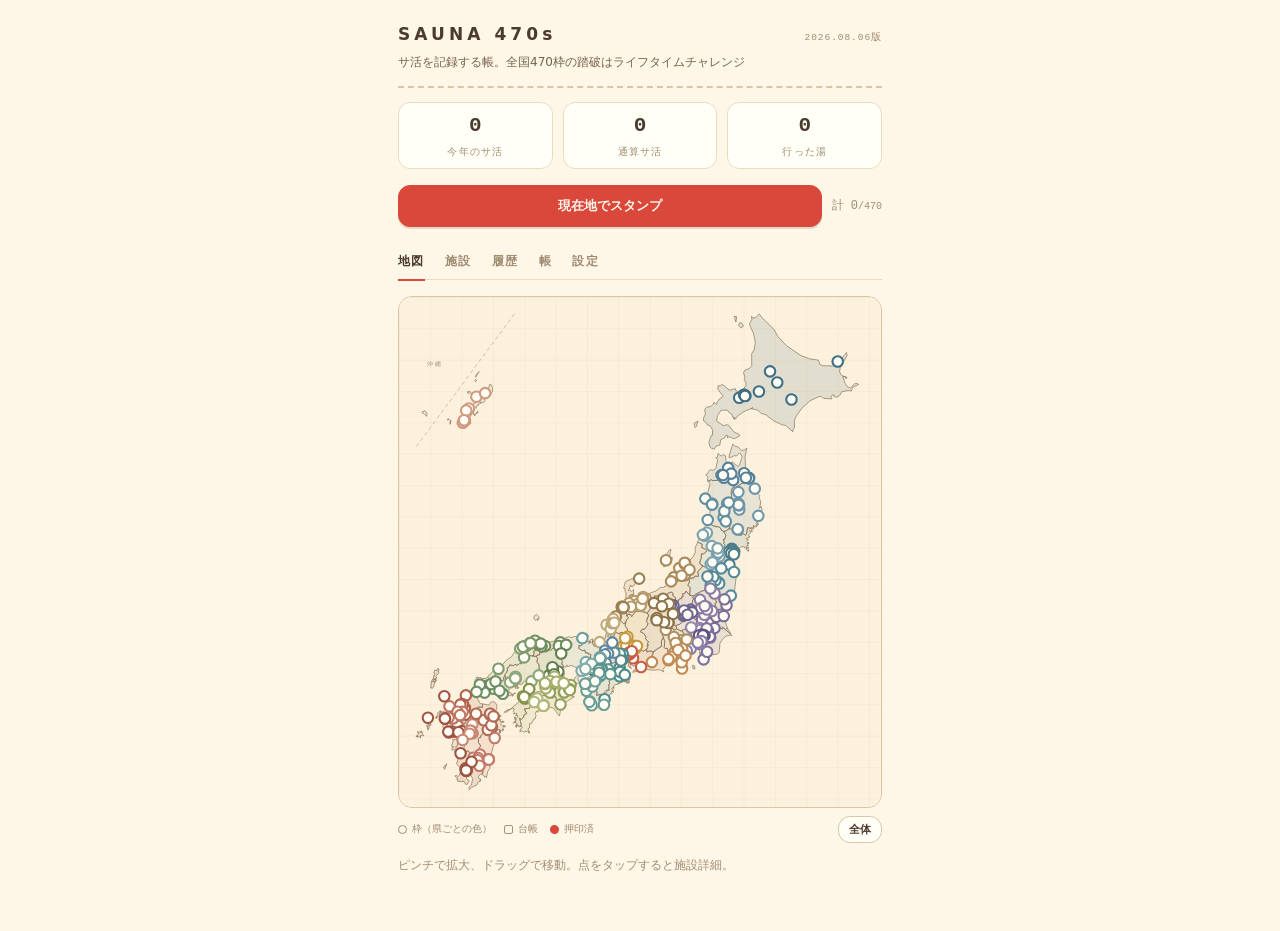
<file: index.html>
<!DOCTYPE html>
<html lang="ja">
<head>
<meta charset="UTF-8">
<meta name="viewport" content="width=device-width, initial-scale=1, maximum-scale=1, user-scalable=no">
<meta name="theme-color" content="#FEF6E6">
<meta name="apple-mobile-web-app-capable" content="yes">
<meta name="apple-mobile-web-app-status-bar-style" content="default">
<link rel="manifest" href="./manifest.json">
<link rel="apple-touch-icon" href="./apple-touch-icon.png">
<title>Sauna470s</title>
<style>
  :root{
    --ground:#FEF6E6; --panel:#FFFFF8; --line:#EADCC2; --line2:#D9C6A4;
    --text:#4A3B2E; --mid:#75634F; --muted:#A08C72;
    --ok:#6F9A63; --hot:#C8553D; --cold:#5B87A5;
    --stamp:#D9483B; --gold:#C7973F; --cream:#FFF8EC;
    --free:#A69374;
  }
  *{box-sizing:border-box}
  body{margin:0;background:var(--ground);color:var(--text);
    font-family:ui-rounded,"Hiragino Maru Gothic ProN","Hiragino Maru Gothic Pro","HG Maru Gothic M-PRO","Yu Gothic","Noto Sans JP",system-ui,sans-serif;
    -webkit-font-smoothing:antialiased;padding-bottom:44px}
  .mono{font-family:ui-monospace,"SF Mono","Roboto Mono",monospace}
  .wrap{max-width:520px;margin:0 auto;padding:0 18px}
  header{padding:calc(24px + env(safe-area-inset-top)) 0 14px;border-bottom:2px dashed var(--line2)}
  .hrow{display:flex;justify-content:space-between;align-items:baseline}
  h1{font-size:17px;font-weight:800;letter-spacing:.24em;margin:0;color:var(--text)}
  .edition{font-size:9.5px;color:var(--muted);letter-spacing:.1em}
  .sub{margin:8px 0 0;font-size:12px;color:var(--mid);line-height:1.7}
  .reglist{margin-top:14px}
  .regbox{background:var(--panel);border:1.5px solid var(--line);border-radius:12px;margin-top:6px;
    overflow:hidden;box-shadow:0 1px 0 rgba(74,59,46,.05)}
  .reghead{width:100%;display:grid;grid-template-columns:1fr 60px auto 14px;align-items:center;gap:9px;
    padding:8px 12px;background:none;border:none;color:var(--text);font-size:12px;font-weight:700;text-align:left}
  .reghead .num{font-family:ui-monospace,monospace;font-size:13px;font-weight:400;text-align:right}
  .reghead .num small{color:var(--muted);font-size:10px}
  .reghead .bar{margin-top:0;display:block}
  .reghead .cv{color:var(--muted);font-size:12px;text-align:center}
  .prefgrid{display:grid;grid-template-columns:repeat(3,1fr);gap:6px;padding:2px 10px 11px}
  .prefcell{background:#FFFDF4;padding:8px 9px;border:1.5px solid var(--line);border-radius:10px}
  .prefcell .row{display:flex;justify-content:space-between;align-items:baseline;font-size:11px;gap:4px}
  .prefcell .num{font-family:ui-monospace,monospace;font-size:12px}
  .prefcell .num small{color:var(--muted);font-size:9px}
  .bar{height:4px;background:#F2E6CC;margin-top:9px;border-radius:3px;overflow:hidden}
  .bar>div{height:100%;border-radius:3px;transition:width .3s}
  .actions{display:flex;gap:10px;margin-top:16px;align-items:center}
  button{font-family:inherit;cursor:pointer}
  .btn{font-size:13px;font-weight:600;padding:11px 16px;border-radius:12px;border:1.5px solid var(--line2);
    background:var(--panel);color:var(--text)}
  .btn.primary{background:var(--stamp);color:var(--cream);border-color:var(--stamp);
    box-shadow:0 2px 0 rgba(74,59,46,.15)}
  .btn:disabled{opacity:.4}
  .total{font-family:ui-monospace,monospace;font-size:12px;color:var(--muted);white-space:nowrap}
  .notice{margin-top:13px;padding:11px 13px;border:1.5px solid var(--line);border-left:3px solid var(--ok);
    background:var(--panel);font-size:12.5px;line-height:1.7;color:var(--mid);border-radius:10px}
  .notice.err{border-left-color:var(--stamp)}
  nav{display:flex;gap:20px;margin-top:26px;border-bottom:1.5px solid var(--line)}
  nav button{background:none;border:none;border-bottom:2px solid transparent;color:var(--muted);
    font-size:12px;font-weight:700;letter-spacing:.12em;padding:0 0 9px;margin-bottom:-1.5px}
  nav button.on{color:var(--text);border-bottom-color:var(--stamp)}
  .pane{margin-top:16px;display:none}
  .pane.on{display:block}
  #mapbox{border:1.5px solid var(--line2);border-radius:14px;overflow:hidden;background:#FBF1DC}
  #mapbox svg{width:100%;display:block;touch-action:none}
  .maptools{display:flex;justify-content:space-between;align-items:center;margin-top:8px}
  .legend{display:flex;gap:12px;font-size:10px;color:var(--muted);flex-wrap:wrap}
  .legend span{display:flex;align-items:center;gap:5px}
  .dotchip{width:9px;height:9px;border-radius:5px;display:inline-block}
  .sqchip{width:9px;height:9px;border-radius:2px;display:inline-block}
  .maphint{font-size:11.5px;color:var(--muted);line-height:1.8;margin-top:12px}
  .seg{display:flex;border:1.5px solid var(--line2);border-radius:12px;margin-bottom:12px;
    background:var(--panel);padding:3px;gap:3px}
  .seg button{flex:1;background:transparent;border:none;border-radius:9px;color:var(--muted);
    font-size:12px;font-weight:600;padding:8px 0}
  .seg button.on{background:var(--text);color:var(--cream)}
  .filters{margin-bottom:14px}
  .frow{display:flex;gap:7px;overflow-x:auto;padding-bottom:2px;-webkit-overflow-scrolling:touch;scrollbar-width:none}
  .frow::-webkit-scrollbar{display:none}
  .frow+.frow{margin-top:7px}
  .filters button{border:1.5px solid var(--line2);background:var(--panel);color:var(--mid);white-space:nowrap;
    border-radius:999px;font-size:12px;font-weight:600;padding:6px 13px;flex-shrink:0}
  .filters button.on{background:var(--text);color:var(--cream);border-color:var(--text)}
  .frow.sub button{font-size:11.5px;padding:5px 11px}
  #bathsel button{border:1.5px solid var(--line2);background:var(--panel);color:var(--mid);white-space:nowrap;
    border-radius:999px;font-size:12px;font-weight:600;padding:6px 15px;flex-shrink:0}
  #bathsel button.on{background:var(--text);color:var(--cream);border-color:var(--text)}
  .card{display:flex;align-items:center;gap:11px;width:100%;text-align:left;background:var(--panel);
    border:1.5px solid var(--line);border-radius:14px;padding:12px 13px;margin-bottom:8px;color:var(--text);
    box-shadow:0 1px 0 rgba(74,59,46,.05)}
  .rank{font-family:ui-monospace,monospace;font-size:11px;width:42px;flex-shrink:0;line-height:1.3}
  .dot{width:11px;height:11px;border-radius:6px;border:1.5px solid var(--muted);flex-shrink:0;margin:0 5px}
  .dot.sq{border-radius:3px}
  .hanko{width:21px;height:21px;border-radius:50%;border:1.5px solid var(--stamp);color:var(--stamp);
    background:rgba(217,72,59,.08);display:flex;align-items:center;justify-content:center;
    font-size:9.5px;font-weight:700;flex-shrink:0;transform:rotate(-8deg)}
  .hanko.sq{border-radius:5px}
  .hanko.sm{width:17px;height:17px;font-size:9px;display:inline-flex;vertical-align:-3px;margin-right:7px}
  .card.offlimits{opacity:.62;border-style:dashed}
  .nobath{font-size:9.5px;color:var(--muted);border:1px solid var(--line2);border-radius:5px;padding:1px 5px;margin-left:6px;vertical-align:1px}
  .prefcell.done{border-color:#C7973F;background:#FFFBEF}
  .seihamark{font-size:9px;color:#C7973F;border:1px solid #C7973F;border-radius:4px;padding:0 3px;margin-left:5px;font-weight:700}
  .statsrow{display:flex;gap:10px;margin-top:14px}
  .statsrow .stat{flex:1;background:var(--panel);border:1.5px solid var(--line);border-radius:12px;padding:9px 12px;text-align:center}
  .statsrow .stat b{font-family:ui-monospace,monospace;font-size:21px;display:block;line-height:1.3}
  .statsrow .stat span{font-size:9.5px;color:var(--muted);letter-spacing:.12em}
  .joren{font-size:9px;color:#C7973F;border:1.5px solid #C7973F;border-radius:50%;width:26px;height:26px;display:inline-flex;
    align-items:center;justify-content:center;font-weight:800;margin-left:6px;transform:rotate(-8deg);vertical-align:middle;
    font-family:'Hiragino Mincho ProN','Yu Mincho',serif}
  .fixrow{display:flex;gap:8px;margin-top:10px}
  .fixrow button{background:none;border:1.5px solid var(--line2);border-radius:999px;color:var(--muted);
    font-size:11px;font-family:inherit;padding:4px 11px}
  .fixrow button.del{color:var(--stamp);border-color:rgba(217,72,59,.35)}
  .pchip{position:relative;flex-shrink:0;display:inline-block}
  .pchip.gone img{opacity:.25;filter:grayscale(1)}
  .pchip button{position:absolute;top:-5px;right:-5px;width:20px;height:20px;border-radius:50%;
    border:1.5px solid var(--line2);background:var(--panel);color:var(--mid);font-size:12px;line-height:1;padding:0}
  .bookbanner{background:#FFFBEF;border:2px solid #C7973F;border-radius:12px;padding:13px 15px;margin-bottom:12px;
    color:#C7973F;font-weight:800;font-size:14px;letter-spacing:.08em;display:flex;justify-content:space-between;align-items:center}
  .bookregion{display:flex;align-items:center;gap:9px;font-size:12px;font-weight:800;letter-spacing:.14em;
    color:var(--muted);margin:20px 2px 8px;padding-bottom:6px;border-bottom:1.5px dashed var(--line2)}
  .bookpref{background:var(--panel);border:1.5px solid var(--line);border-radius:13px;padding:10px 11px 11px;margin-bottom:10px;
    box-shadow:0 1px 0 rgba(74,59,46,.05)}
  .bookpref.done{border-color:#C7973F;background:#FFFDF6}
  .bookhead{display:flex;align-items:baseline;gap:9px;margin-bottom:8px}
  .bp-name{font-size:13.5px;font-weight:700}
  .bp-n{font-size:12px;color:var(--mid)} .bp-n small{color:var(--muted);font-size:10px}
  .bp-bird{font-size:11px;color:#C7973F;font-weight:700;margin-left:auto}
  .certbtn{border:1.5px solid var(--line2);background:#FFFDF4;color:var(--mid);border-radius:999px;
    font-size:10.5px;font-weight:700;padding:3px 10px;font-family:inherit}
  .certbtn.gold{border-color:#C7973F;color:#C7973F;background:none}
  .card .body{flex:1;min-width:0}
  .card .name{font-size:14px;display:block;overflow:hidden;text-overflow:ellipsis;white-space:nowrap}
  .card .meta{font-family:ui-monospace,monospace;font-size:10px;color:var(--muted)}
  .card .best{font-family:ui-monospace,monospace;font-size:13px;color:var(--mid);flex-shrink:0}
  .card .best small{font-size:9px;color:var(--muted)}
  .logitem{border-bottom:1.5px dashed var(--line2);padding:13px 2px}
  .logitem .top{display:flex;justify-content:space-between;align-items:baseline}
  .logitem .meta{font-family:ui-monospace,monospace;font-size:10.5px;color:var(--muted);display:flex;gap:12px;margin-top:7px;flex-wrap:wrap}
  .logitem .memo{margin:8px 0 0;font-size:13px;color:var(--mid);line-height:1.75}
  .photorow{display:flex;gap:6px;margin-top:9px;overflow-x:auto}
  .photorow img{height:64px;border-radius:8px;border:1.5px solid var(--line);flex-shrink:0}
  .empty{border:1.5px dashed var(--line2);border-radius:14px;padding:24px 18px;font-size:13px;color:var(--muted);line-height:1.85;background:var(--panel)}
  .eyebrow{font-size:10px;font-weight:700;letter-spacing:.18em;color:var(--muted)}
  .settext{font-size:12px;color:var(--mid);line-height:1.85;margin:8px 0 0}
  .verrow{display:flex;justify-content:space-between;align-items:baseline;font-size:12px;
    color:var(--mid);padding:6px 0;border-bottom:1px dashed var(--line)}
  .verrow .mono{font-family:ui-monospace,monospace;font-size:11.5px;color:var(--text)}
  .spectbl{width:100%;border-collapse:collapse;font-size:11.5px;margin-top:9px}
  .spectbl th,.spectbl td{border:1px solid var(--line);padding:6px 6px;text-align:center;font-weight:400;color:var(--mid)}
  .spectbl th{background:#FBF1DC;font-size:10px;color:var(--muted);font-weight:700;letter-spacing:.02em}
  .spectbl td.k{background:#FBF1DC;font-size:10.5px;color:var(--muted);font-weight:700;width:38px}
  .infolist{font-size:11.5px;color:var(--mid);line-height:1.85;margin-top:9px}
  .infolist div{display:flex;gap:9px}
  .infolist b{color:var(--muted);font-weight:700;font-size:10px;letter-spacing:.08em;flex-shrink:0;width:52px;padding-top:2px}
  .linkrow{display:flex;gap:8px;margin-top:11px;flex-wrap:wrap}
  .linkrow a{font-size:11.5px;color:var(--mid);border:1.5px solid var(--line2);border-radius:999px;
    padding:5px 12px;text-decoration:none;background:#FFFDF4}
  input[type=range]{width:100%;accent-color:var(--hot)}
  .overlay{position:fixed;inset:0;background:rgba(74,59,46,.38);display:none;align-items:flex-end;justify-content:center;z-index:50}
  .overlay.on{display:flex}
  .sheet{background:var(--panel);width:100%;max-width:520px;max-height:90vh;
    overflow-y:auto;padding:20px 18px calc(28px + env(safe-area-inset-bottom));border-radius:20px 20px 0 0;
    box-shadow:0 -6px 24px rgba(74,59,46,.18)}
  .sheet .shead{display:flex;justify-content:space-between;align-items:center;margin-bottom:18px}
  .xbtn{background:none;border:none;color:var(--muted);font-size:20px;line-height:1}
  .field{display:block;margin-bottom:16px}
  .field .eyebrow{margin-bottom:6px}
  .input{width:100%;background:#FFFDF4;border:1.5px solid var(--line2);border-radius:10px;color:var(--text);
    font-family:inherit;font-size:15px;padding:10px 12px;outline:none}
  textarea.input{min-height:72px;resize:vertical;line-height:1.7}
  .slidelabel{font-family:ui-monospace,monospace;font-size:11px;margin-bottom:5px;display:flex;justify-content:space-between}
  .axis{margin-bottom:13px}
  .scoretotal{font-family:ui-monospace,monospace;font-size:22px;text-align:right;margin:4px 0 14px}
  .scoretotal small{font-size:10px;color:var(--muted)}
  .tempsrow{display:flex;gap:14px;margin-bottom:14px}
  .tempsrow>div{flex:1}
  .stars{display:flex;gap:6px;margin-bottom:14px}
  .stars button{background:none;border:none;font-size:22px;color:var(--line2);padding:2px}
  .stars button.on{color:var(--gold)}
  .chips{display:flex;flex-wrap:wrap;gap:7px}
  .chip{border:1.5px solid var(--line2);background:var(--panel);color:var(--mid);border-radius:999px;font-size:11.5px;padding:6px 12px}
  .chip.on{border-color:var(--stamp);color:var(--stamp);background:rgba(217,72,59,.07)}
  .choosebtn{display:flex;justify-content:space-between;width:100%;background:#FFFDF4;border:1.5px solid var(--line2);
    border-radius:12px;padding:13px 14px;margin-bottom:8px;color:var(--text);font-size:14px}
  .choosebtn .d{font-family:ui-monospace,monospace;font-size:11px;color:var(--muted)}
  .axisbars{margin:12px 0 4px}
  .axisbars .ab{display:flex;align-items:center;gap:10px;margin-bottom:7px}
  .axisbars .ab .n{font-size:11px;color:var(--mid);width:84px;flex-shrink:0}
  .axisbars .ab .t{font-family:ui-monospace,monospace;font-size:11px;width:22px;text-align:right}
  .axisbars .ab .bar{flex:1;margin-top:0}
  .rowbtns{display:flex;gap:10px}
  .wantbtn{border:1.5px solid var(--line2);background:var(--panel);color:var(--muted);border-radius:12px;font-size:12px;font-weight:600;padding:8px 12px}
  .wantbtn.on{color:var(--gold);border-color:var(--gold)}
  /* 押印エフェクト */
  #stampfx{position:fixed;inset:0;display:none;flex-direction:column;align-items:center;justify-content:center;
    gap:14px;z-index:80;pointer-events:none;opacity:1;transition:opacity .45s}
  #stampfx.on{display:flex}
  #stampfx.bye{opacity:0}
  #stampfx .seal{animation:stamp-press .55s cubic-bezier(.2,1.1,.3,1) both;
    filter:drop-shadow(0 3px 8px rgba(74,59,46,.25))}
  #stampfx .fxname{font-size:14px;font-weight:700;color:var(--text);background:rgba(255,255,248,.92);
    padding:6px 14px;border-radius:999px;border:1.5px solid var(--line);animation:fxname-in .4s .3s both}
  @keyframes stamp-press{
    0%{transform:scale(2.6) rotate(-18deg);opacity:0}
    55%{transform:scale(.92) rotate(-7deg);opacity:1}
    72%{transform:scale(1.06) rotate(-7deg)}
    100%{transform:scale(1) rotate(-7deg)}
  }
  @keyframes fxname-in{from{opacity:0;transform:translateY(8px)}to{opacity:1;transform:none}}
</style>
</head>
<body>
<div class="wrap">
  <header>
    <div class="hrow"><h1>SAUNA&nbsp;470s</h1><span class="mono edition" id="edition"></span></div>
    <p class="sub">サ活を記録する帳。全国470枠の踏破はライフタイムチャレンジ</p>
  </header>

  <!-- 記録ファースト：最初に見えるのは自分のサ活。枠の進捗は帳タブへ -->
  <div class="statsrow" id="statsrow"></div>

  <div class="actions">
    <button class="btn primary" id="stampBtn" style="flex:1">現在地でスタンプ</button>
    <span class="total" id="total"></span>
  </div>

  <div id="notice" style="display:none"></div>

  <nav id="tabs">
    <button data-tab="map" class="on">地図</button>
    <button data-tab="list">施設</button>
    <button data-tab="log">履歴</button>
    <button data-tab="book">帳</button>
    <button data-tab="set">設定</button>
  </nav>

  <div class="pane on" id="pane-map">
    <div id="mapbox"></div>
    <div class="maptools">
      <div class="legend">
        <span><i class="dotchip" style="border:1.5px solid var(--muted)"></i>枠（県ごとの色）</span>
        <span><i class="sqchip" style="border:1.5px solid var(--free)"></i>台帳</span>
        <span><i class="dotchip" style="background:var(--stamp);transform:rotate(-8deg)"></i>押印済</span>
      </div>
      <button class="btn" id="mapReset" style="padding:5px 10px;font-size:11px">全体</button>
    </div>
    <p class="maphint">ピンチで拡大、ドラッグで移動。点をタップすると施設詳細。</p>
  </div>

  <div class="pane" id="pane-list">
    <input class="input" id="q" type="search" placeholder="施設名・市区町村・県名で検索"
      style="margin-bottom:10px;font-size:14px;padding:9px 12px" autocomplete="off">
    <div class="seg" id="seg">
      <button data-s="frame" class="on" id="segFrame">枠</button>
      <button data-s="free">台帳</button>
      <button data-s="want">行きたい</button>
    </div>
    <div class="filters" id="filters"></div>
    <div id="listbox"></div>
    <button class="btn" id="addFreeBtn" style="width:100%;margin-top:6px;display:none">＋ 台帳に施設を登録</button>
  </div>

  <div class="pane" id="pane-log"><div id="logbox"></div></div>

  <div class="pane" id="pane-book">
    <div class="eyebrow" style="margin-bottom:8px">枠の進捗 — ライフタイムチャレンジ</div>
    <div class="reglist" id="prefgrid"></div>
    <div id="bookbox"></div>
  </div>

  <div class="pane" id="pane-set">
    <div class="eyebrow">利用する浴室</div>
    <div class="frow" id="bathsel" style="margin:9px 0 0">
      <button data-b="">指定なし</button><button data-b="m">男性</button><button data-b="w">女性</button>
    </div>
    <p class="settext" id="bathnote"></p>
    <div style="border-top:1px solid var(--line);padding-top:16px;margin-top:22px"></div>
    <div class="eyebrow" id="radlabel"></div>
    <input type="range" min="100" max="1000" step="50" id="radius">
    <p class="settext">複数施設が半径内に入った場合は候補から選択します。</p>
    <div style="border-top:1px solid var(--line);padding-top:16px;margin-top:22px">
      <div class="eyebrow">採点の物差し</div>
      <p class="settext">サウナ室・水風呂・外気浴/休憩・清潔/雰囲気 各25点＋特別加減点±10（理由必須）。基準：竜泉寺の湯 ≒ 82。整いは訪問ごとの☆で別記録。</p>
    </div>
    <div style="border-top:1px solid var(--line);padding-top:16px;margin-top:22px">
      <div class="eyebrow">姉妹帳</div>
      <p class="settext">お題別のチャレンジ帳 <a href="challenges/" style="color:var(--cold)">サ道場</a> — シングル水風呂・灼熱番付などのお題に挑戦できます。Sauna470sのバックアップを読み込めば押印が反映されます。</p>
    </div>
    <div style="border-top:1px solid var(--line);padding-top:16px;margin-top:22px">
      <div class="eyebrow">この版について</div>
      <div class="verrow"><span>アプリ</span><span class="mono" id="appVer"></span></div>
      <div class="verrow"><span>枠データ</span><span class="mono" id="dataVer"></span></div>
      <p class="settext" id="editionNote"></p>
    </div>
    <div style="border-top:1px solid var(--line);padding-top:16px;margin-top:22px">
      <div class="eyebrow">データ</div>
      <p class="settext">記録と写真はこの端末のブラウザに保存されます。バックアップ：</p>
      <div class="rowbtns" style="margin-top:10px">
        <button class="btn" id="exportBtn" style="flex:1">書き出し</button>
        <button class="btn" id="importBtn" style="flex:1">読み込み</button>
        <input type="file" id="importFile" accept="application/json" style="display:none">
      </div>
    </div>
  </div>
</div>

<div class="overlay" id="overlay"><div class="sheet" id="sheet"></div></div>
<div id="stampfx" aria-hidden="true"></div>

<script>
"use strict";
/* アプリのバージョン。ここだけ上げればService Workerのキャッシュ名も追従する
   （登録URLに ?v= を付けて渡すので、sw.js側を手で書き換える必要はない）。
   MAJOR=データ構造やlocalStorageの互換が変わる / MINOR=機能追加 / PATCH=修正 */
const APP_VERSION = "1.5.0";
/* 枠データの版。アプリのバージョンとは別物で、サウナイキタイのランキングを固定した日付を指す */
const EDITION = "2026.08.06版";
const REGIONS = [
  ["北海道・東北",["hokkaido","aomori","iwate","miyagi","akita","yamagata","fukushima"]],
  ["関東",["ibaraki","tochigi","gunma","saitama","chiba","tokyo","kanagawa"]],
  ["中部",["niigata","toyama","ishikawa","fukui","yamanashi","nagano","gifu","shizuoka","aichi"]],
  ["近畿",["mie","shiga","kyoto","osaka","hyogo","nara","wakayama"]],
  ["中国",["tottori","shimane","okayama","hiroshima","yamaguchi"]],
  ["四国",["tokushima","kagawa","ehime","kochi"]],
  ["九州・沖縄",["fukuoka","saga","nagasaki","kumamoto","oita","miyazaki","kagoshima","okinawa"]],
];
const PREF = {
  hokkaido:{label:"北海道",short:"北海",color:"#3F6E85"},
  aomori:{label:"青森",short:"青森",color:"#55809A"},
  iwate:{label:"岩手",short:"岩手",color:"#6E96A8"},
  miyagi:{label:"宮城",short:"宮城",color:"#4C7D8A"},
  akita:{label:"秋田",short:"秋田",color:"#628FA0"},
  yamagata:{label:"山形",short:"山形",color:"#7BA1AE"},
  fukushima:{label:"福島",short:"福島",color:"#56899B"},
  ibaraki:{label:"茨城",short:"茨城",color:"#7B6E96"},
  tochigi:{label:"栃木",short:"栃木",color:"#8C7BA3"},
  gunma:{label:"群馬",short:"群馬",color:"#6B6390"},
  saitama:{label:"埼玉",short:"埼玉",color:"#9585AB"},
  chiba:{label:"千葉",short:"千葉",color:"#7D6F9E"},
  tokyo:{label:"東京",short:"東京",color:"#5E5680"},
  kanagawa:{label:"神奈川",short:"神奈",color:"#8A7CA6"},
  niigata:{label:"新潟",short:"新潟",color:"#A98A5C"},
  toyama:{label:"富山",short:"富山",color:"#B79A6B"},
  ishikawa:{label:"石川",short:"石川",color:"#9C7F52"},
  fukui:{label:"福井",short:"福井",color:"#C0A87A"},
  yamanashi:{label:"山梨",short:"山梨",color:"#AD8F63"},
  nagano:{label:"長野",short:"長野",color:"#8E7448"},
  gifu:{label:"岐阜",short:"岐阜",color:"#C7973F"},
  shizuoka:{label:"静岡",short:"静岡",color:"#C08A55"},
  aichi:{label:"愛知",short:"愛知",color:"#C75B47"},
  mie:{label:"三重",short:"三重",color:"#4E8B8B"},
  shiga:{label:"滋賀",short:"滋賀",color:"#5E88A0"},
  kyoto:{label:"京都",short:"京都",color:"#6FA0A0"},
  osaka:{label:"大阪",short:"大阪",color:"#43807E"},
  hyogo:{label:"兵庫",short:"兵庫",color:"#7DAAA8"},
  nara:{label:"奈良",short:"奈良",color:"#5A9490"},
  wakayama:{label:"和歌山",short:"和歌",color:"#6D9E96"},
  tottori:{label:"鳥取",short:"鳥取",color:"#6E8C5E"},
  shimane:{label:"島根",short:"島根",color:"#7E9A6C"},
  okayama:{label:"岡山",short:"岡山",color:"#5F7F50"},
  hiroshima:{label:"広島",short:"広島",color:"#8CA67A"},
  yamaguchi:{label:"山口",short:"山口",color:"#6B8F63"},
  tokushima:{label:"徳島",short:"徳島",color:"#93A05A"},
  kagawa:{label:"香川",short:"香川",color:"#A3AE6B"},
  ehime:{label:"愛媛",short:"愛媛",color:"#86934E"},
  kochi:{label:"高知",short:"高知",color:"#B0B87C"},
  fukuoka:{label:"福岡",short:"福岡",color:"#B2604F"},
  saga:{label:"佐賀",short:"佐賀",color:"#C07564"},
  nagasaki:{label:"長崎",short:"長崎",color:"#A25546"},
  kumamoto:{label:"熊本",short:"熊本",color:"#CA8877"},
  oita:{label:"大分",short:"大分",color:"#B36A55"},
  miyazaki:{label:"宮崎",short:"宮崎",color:"#C4796A"},
  kagoshima:{label:"鹿児島",short:"鹿児",color:"#9E5343"},
  okinawa:{label:"沖縄",short:"沖縄",color:"#D19A83"},
};
const AXES = [["sauna","サウナ室"],["water","水風呂"],["rest","外気浴・休憩"],["clean","清潔・雰囲気"]];
const TAGSET = ["セルフロウリュ","オートロウリュ","アウフグース/熱波","薪ストーブ","湖・川水風呂","女性側同等","24時間","宿泊可","飯うまい"];
const FRAME = [
  {id:"hokkaido1",pref:"hokkaido",rank:1,name:"吹上温泉保養センター 白銀荘",city:"上富良野町",ikitai:11630,sakatsu:7029,lat:43.431429,lng:142.641584,sid:98,m:[92,14,1,0],w:[88,12,1,0],fee:700,hours:"毎日 10:00〜22:00",off:"なし",hp:"http://kamifurano-hokkaido.com/"},
  {id:"hokkaido2",pref:"hokkaido",rank:2,name:"ニコーリフレ SAPPORO",city:"札幌市",ikitai:10920,sakatsu:28292,lat:43.0572101,lng:141.3554825,sid:166,m:[85,16,0,1],fee:1900,off:"なし",hp:"https://www.nikoh.info",note:"男性専用"},
  {id:"hokkaido3",pref:"hokkaido",rank:3,name:"北こぶし知床 ホテル&リゾート",city:"斜里町",ikitai:8245,sakatsu:2843,lat:44.0721206,lng:144.9950561,sid:4521,m:[89,5.6,1,0],w:[90,15,1,0],fee:2200,off:"なし",hp:"https://www.shiretoko.co.jp/",note:"宿泊者限定"},
  {id:"hokkaido4",pref:"hokkaido",rank:4,name:"森のスパリゾート 北海道ホテル",city:"帯広市",ikitai:7812,sakatsu:6426,lat:42.9104215,lng:143.1971966,sid:233,m:[90,17,1,0],w:[94,17,1,0],fee:2000,off:"なし",hp:"https://www.hokkaidohotel.co.jp/stay/hotspring.html"},
  {id:"hokkaido5",pref:"hokkaido",rank:5,name:"定山渓 鹿の湯",city:"札幌市",ikitai:5883,sakatsu:4708,lat:42.9657548,lng:141.1630392,sid:8555,m:[110,7,1,1],w:[100,8,1,1],fee:1500,off:"なし",hp:"https://shikanoyu.co.jp/shikanoyu/"},
  {id:"hokkaido6",pref:"hokkaido",rank:6,name:"月見湯",city:"札幌市",ikitai:4989,sakatsu:17828,lat:43.0267,lng:141.404176,sid:4998,m:[100,15,1,1],w:[85,16,1,1],fee:500,hours:"月 13:45〜24:00／火 休／水〜日 13:45〜24:00",off:"火曜日",hp:"https://9056899086.amebaownd.com/"},
  {id:"hokkaido7",pref:"hokkaido",rank:7,name:"GARDENS CABIN (ガーデンズキャビン)",city:"札幌市",ikitai:4917,sakatsu:8399,lat:43.0586669,lng:141.3518999,sid:6182,m:[96,18,0,0],w:[92,16,0,0],fee:1500,off:"なし",hp:"https://www.gardenscabin.com/"},
  {id:"hokkaido8",pref:"hokkaido",rank:8,name:"OMO7旭川(おも) by 星野リゾート サウナプラトー",city:"旭川市",ikitai:4792,sakatsu:4030,lat:43.770171,lng:142.364155,sid:55,m:[85,17,0,0],w:[83,15,0,0],off:"なし",hp:"https://omo-hotels.com/asahikawa/facilities/spa/",note:"宿泊者限定"},
  {id:"hokkaido9",pref:"hokkaido",rank:9,name:"ログホテル ザ メープルロッジ",city:"岩見沢市",ikitai:4362,sakatsu:4757,lat:43.156776,lng:141.9301081,sid:131,m:[80,14,1,0],w:[80,14,1,0],fee:800,off:"なし",hp:"http://www.maplelodge.or.jp/"},
  {id:"hokkaido10",pref:"hokkaido",rank:10,name:"サウナコタンサッポロ",city:"札幌市",ikitai:3888,sakatsu:6934,lat:43.0172579,lng:141.3893256,sid:79919,m:[95,15,1,1],w:[88,15,1,1],fee:900,hours:"月〜木 11:00〜23:00／金 11:00〜24:00／土 —／日 11:00〜23:00",off:"なし",hp:"https://sauna-cotan.com"},
  {id:"aomori1",pref:"aomori",rank:1,name:"十和田サウナ",city:"十和田市",ikitai:1933,sakatsu:347,lat:40.4489783,lng:140.9271584,sid:10804,u:[88,18,1,0],fee:23000,off:"なし",hp:"https://towadasauna.com",note:"事前予約制"},
  {id:"aomori2",pref:"aomori",rank:2,name:"まちなか温泉青森センターホテル",city:"青森市",ikitai:1039,sakatsu:2712,lat:40.8247648,lng:140.7353479,sid:351,m:[89,24,1,1],w:[80,22,1,0],fee:530,off:"なし",hp:"https://aomori.atinnhotels.com/onsen.html"},
  {id:"aomori3",pref:"aomori",rank:3,name:"青森ねぶたサウナ(青森屋 by 星野リゾート)",city:"三沢市",ikitai:1023,sakatsu:533,lat:40.6617344,lng:141.3554737,sid:387,m:[85,17,1,0],w:[90,15,1,0],off:"なし",hp:"https://hoshinoresorts.com/ja/hotels/aomoriya/",note:"宿泊者限定"},
  {id:"aomori4",pref:"aomori",rank:4,name:"カプセルイン弘前・アサヒサウナ",city:"弘前市",ikitai:738,sakatsu:3392,lat:40.602255,lng:140.471127,sid:406,m:[98,22,0,1],fee:700,off:"なし",hp:"http://asahiweb.jp/asahisauna.html",note:"男性専用"},
  {id:"aomori5",pref:"aomori",rank:5,name:"大鰐町地域交流センター 鰐come(ワニカム)",city:"大鰐町",ikitai:708,sakatsu:1547,lat:40.5204646,lng:140.5650247,sid:424,m:[100,16,1,0],w:[94,14.4,1,0],fee:400,hours:"毎日 09:00〜22:00",off:"なし",hp:"https://www.wanicome.com/onsen/"},
  {id:"aomori6",pref:"aomori",rank:6,name:"八甲田ホテル",city:"青森市",ikitai:675,sakatsu:119,lat:40.6456978,lng:140.8521402,sid:389,m:[90,17,0,0],w:[90,15,0,0],fee:4500,off:"なし",hp:"http://www.hakkodahotel.co.jp/top/"},
  {id:"aomori7",pref:"aomori",rank:7,name:"壽浴場",city:"八戸市",ikitai:529,sakatsu:931,lat:40.5189454,lng:141.5510363,sid:4813,m:[90,15,0,0],w:[88,15,0,0],fee:480,hours:"毎日 05:00〜23:00",off:"なし",hp:"http://www.ukipal.jp/asayokosen/subpage/sento/areas/d_kotobuki.html"},
  {id:"aomori8",pref:"aomori",rank:8,name:"八戸銭湯 オールウェイズ",city:"八戸市",ikitai:415,sakatsu:1634,lat:40.503502,lng:141.536163,sid:434,m:[90,15,0,0],w:[88,18,0,0],fee:500,hours:"毎日 06:00〜22:00",off:"なし",hp:"https://hachinohesento.com/"},
  {id:"aomori9",pref:"aomori",rank:9,name:"からんころん温泉",city:"平川市",ikitai:393,sakatsu:1021,lat:40.6021741,lng:140.5362633,sid:407,m:[85,15,1,0],w:[90,15,1,0],fee:380,hours:"毎日 05:00〜22:00",off:"なし",hp:"https://karankoron.denen.biz/"},
  {id:"aomori10",pref:"aomori",rank:10,name:"熊ノ沢温泉",city:"八戸市",ikitai:359,sakatsu:1268,lat:40.5205346,lng:141.4243596,sid:425,m:[92,20,1,0],w:[80,17,1,0],fee:530,hours:"毎日 06:30〜22:00",off:"なし",hp:"http://kumanosawaonsen.com/"},
  {id:"iwate1",pref:"iwate",rank:1,name:"古戦場",city:"一関市",ikitai:4473,sakatsu:9405,lat:38.9392556,lng:141.1073031,sid:4353,m:[95,20,1,1],w:[110,15,1,1],fee:900,hours:"毎日 10:00〜21:30",off:"なし",hp:"http://kosenjyo.com/"},
  {id:"iwate2",pref:"iwate",rank:2,name:"SPA銭湯ゆっこ盛岡",city:"盛岡市",ikitai:3018,sakatsu:12567,lat:39.733677,lng:141.123586,sid:505,m:[78,18,1,0],w:[75,19,1,0],fee:580,hours:"毎日 05:00〜翌01:00",off:"なし",hp:"https://yukko-morioka.jp"},
  {id:"iwate3",pref:"iwate",rank:3,name:"星降る山荘 七時雨山荘",city:"八幡平市",ikitai:2328,sakatsu:514,lat:40.084541,lng:141.129303,sid:6690,u:[85,11,1,1],fee:3000,off:"月曜日, 火曜日, 水曜日",hp:"https://nanashigure.iwate.jp/",note:"事前予約制"},
  {id:"iwate4",pref:"iwate",rank:4,name:"ひづめゆ",city:"紫波町",ikitai:2289,sakatsu:4337,lat:39.5549161,lng:141.1677058,sid:35788,m:[100,20,1,1],w:[92,20,1,1],fee:900,hours:"毎日 10:00〜22:00",off:"第1月曜日",hp:"https://hizumeyu.jp/"},
  {id:"iwate5",pref:"iwate",rank:5,name:"KANAN SPA(HOTEL MAZARIUM)",city:"盛岡市",ikitai:1672,sakatsu:2714,lat:39.6995345,lng:141.1572465,sid:54929,m:[92,22,1,0],w:[90,25,1,0],fee:1100,off:"なし",hp:"https://hotelmazarium.com/"},
  {id:"iwate6",pref:"iwate",rank:6,name:"喜盛の湯",city:"盛岡市",ikitai:1073,sakatsu:3879,lat:39.678644,lng:141.151476,sid:515,m:[85,14,1,0],w:[80,15,1,0],fee:600,hours:"毎日 05:00〜翌02:00",off:"なし",hp:"http://www.kimorinoyu.com/"},
  {id:"iwate7",pref:"iwate",rank:7,name:"久慈サウナ",city:"久慈市",ikitai:650,sakatsu:1640,lat:40.19091,lng:141.7715831,sid:458,m:[90,15,0,0],fee:600,hours:"毎日 14:00〜22:00",off:"なし",note:"男性専用"},
  {id:"iwate8",pref:"iwate",rank:8,name:"盛南温泉 開運の湯",city:"盛岡市",ikitai:633,sakatsu:2075,lat:39.692532,lng:141.133936,sid:513,m:[80,20,1,1],w:[82,20,1,1],fee:600,hours:"月〜金 10:00〜24:00／土日 06:30〜24:00",off:"なし",hp:"https://www.kaiunnoyu.info/"},
  {id:"iwate9",pref:"iwate",rank:9,name:"三陸四季湯彩ますと乃湯",city:"大槌町",ikitai:546,sakatsu:2626,lat:39.3592137,lng:141.9081869,sid:11695,m:[90,17,1,1],w:[89,19,1,1],fee:770,hours:"毎日 11:00〜22:00",off:"なし",hp:"https://www.mast-no-yu.com/"},
  {id:"iwate10",pref:"iwate",rank:10,name:"一関温泉 山桜桃の湯",city:"一関市",ikitai:543,sakatsu:1448,lat:38.9504967,lng:141.1070322,sid:589,m:[78,18,1,0],w:[80,18,1,0],fee:850,hours:"毎日 05:00〜23:00",off:"なし",hp:"https://www.momonoyu.co.jp/guide#ttl-navi01"},
  {id:"miyagi1",pref:"miyagi",rank:1,name:"スパメッツァ 仙台 竜泉寺の湯",city:"仙台市",ikitai:6753,sakatsu:14223,lat:38.3531358,lng:140.8766725,sid:640,m:[94,8.7,1,0],w:[85,16.1,1,0],fee:950,hours:"毎日 06:00〜翌02:00",off:"なし",hp:"https://ryusenjinoyu.com/spametsasendai/"},
  {id:"miyagi2",pref:"miyagi",rank:2,name:"サウナ&カプセル キュア国分町",city:"仙台市",ikitai:4288,sakatsu:19902,lat:38.2634349,lng:140.8679311,sid:654,m:[98,16,1,1],fee:1500,off:"なし",hp:"https://cure-kokubuncho.jp",note:"男性専用"},
  {id:"miyagi3",pref:"miyagi",rank:3,name:"汗蒸幕のゆ",city:"仙台市",ikitai:3800,sakatsu:13520,lat:38.3187849,lng:140.8966275,sid:643,m:[90,18,1,0],w:[80,15.6,1,0],fee:1100,hours:"月〜金 09:00〜翌01:00／土日 08:00〜翌01:00",off:"なし",hp:"https://hanjunmakunoyu.jp/"},
  {id:"miyagi4",pref:"miyagi",rank:4,name:"愛子天空の湯 そよぎの杜",city:"仙台市",ikitai:3099,sakatsu:10888,lat:38.2609866,lng:140.7638484,sid:79074,m:[88,16,1,1],w:[82,17.8,1,0],fee:950,hours:"毎日 09:00〜翌01:00",off:"なし",hp:"https://www.soyoginomori.site/"},
  {id:"miyagi5",pref:"miyagi",rank:5,name:"MARUMORI-SAUNA",city:"丸森町",ikitai:2174,sakatsu:397,lat:37.8692115,lng:140.7815155,sid:4972,u:[100,17,1,0],fee:8000,hours:"毎日 10:00〜17:00",off:"なし",hp:"https://www.marumori-sauna.jp/",note:"事前予約制"},
  {id:"miyagi6",pref:"miyagi",rank:6,name:"仙台湯処 サンピアの湯",city:"仙台市",ikitai:1946,sakatsu:5098,lat:38.2469891,lng:140.9320653,sid:4376,m:[93,18,1,0],w:[90,17,1,0],fee:990,hours:"毎日 09:00〜翌02:00",off:"第1木曜日",hp:"http://sunpia-sendai.jp/onsen/"},
  {id:"miyagi7",pref:"miyagi",rank:7,name:"天然温泉 仙台コロナの湯",city:"仙台市",ikitai:1787,sakatsu:9411,lat:38.2602415,lng:140.9692799,sid:659,m:[96,13,1,1],w:[94,13,1,1],fee:1100,hours:"毎日 06:00〜翌02:00",off:"なし",hp:"https://www.korona.co.jp/sp/Onsen/sen/index.asp"},
  {id:"miyagi8",pref:"miyagi",rank:8,name:"駅前人工温泉 とぽす 仙台駅西口",city:"仙台市",ikitai:1507,sakatsu:9631,lat:38.2615667,lng:140.8783402,sid:657,m:[106,14,1,0],fee:980,off:"なし",hp:"https://topos-hotel.jp/",note:"男性専用"},
  {id:"miyagi9",pref:"miyagi",rank:9,name:"ゆ〜とぴあ仙台南",city:"仙台市",ikitai:1384,sakatsu:11149,lat:38.2193508,lng:140.8490267,sid:79995,m:[91,16,1,1],w:[82,18,1,1],fee:850,hours:"毎日 07:00〜翌02:00",off:"なし",hp:"https://ytp-sendaiminami.jp/"},
  {id:"miyagi10",pref:"miyagi",rank:10,name:"アクアイグニス仙台 藤塚の湯",city:"仙台市",ikitai:1341,sakatsu:3899,lat:38.18495,lng:140.9551803,sid:23215,m:[90,18,1,0],w:[88,18,1,0],fee:950,hours:"月〜金 09:00〜21:00／土日 09:00〜22:00",off:"なし",hp:"https://aquaignis-sendai.jp/"},
  {id:"akita1",pref:"akita",rank:1,name:"ユーランドホテル八橋",city:"秋田市",ikitai:1915,sakatsu:10313,lat:39.7357976,lng:140.092303,sid:503,m:[90,16,1,0],w:[84,15,1,0],fee:800,off:"なし",hp:"http://www.youland.jp/"},
  {id:"akita2",pref:"akita",rank:2,name:"タザワコサウナ",city:"仙北市",ikitai:1450,sakatsu:305,lat:39.7337552,lng:140.6983667,sid:9116,u:[100,20,1,0],fee:18000,hours:"月 10:00〜15:30／火〜木 休／金 10:00〜15:30／土日 10:00〜18:30",off:"火曜日, 水曜日, 木曜日",hp:"https://tazawakosauna.com/",note:"事前予約制"},
  {id:"akita3",pref:"akita",rank:3,name:"蔵サウナと文化財の宿 森長",city:"男鹿市",ikitai:701,sakatsu:554,lat:39.8839413,lng:139.8471393,sid:85091,m:[100,15,1,1],w:[90,20,1,0],fee:3500,off:"第2水曜日, 第2木曜日",hp:"https://morichoryokan.com/"},
  {id:"akita4",pref:"akita",rank:4,name:"金浦温泉・学校の栖",city:"にかほ市",ikitai:588,sakatsu:1269,lat:39.2341181,lng:139.9376356,sid:12979,m:[100,17,1,0],w:[100,18,1,0],fee:500,off:"第2水曜日",hp:"https://onsen-sumika.com/"},
  {id:"akita5",pref:"akita",rank:5,name:"リフレッシュ・スパ クォード (ホテル クォードインyokote)",city:"横手市",ikitai:488,sakatsu:1474,lat:39.3084015,lng:140.5557343,sid:554,m:[90,20,1,0],w:[80,17,1,0],fee:800,off:"なし",hp:"http://4inn.jp/"},
  {id:"akita6",pref:"akita",rank:6,name:"ルートイングランティア秋田SPA RESORT (スーパー健康ランド 華のゆ)",city:"秋田市",ikitai:453,sakatsu:2018,lat:39.7129739,lng:140.1176335,sid:507,m:[88,22,1,0],w:[89,16,1,0],fee:800,off:"なし",hp:"http://www.route-inn.co.jp/hananoyu-akita/"},
  {id:"akita7",pref:"akita",rank:7,name:"中里温泉",city:"大仙市",ikitai:439,sakatsu:900,lat:39.5003925,lng:140.5852113,sid:530,m:[96,18,1,0],w:[82,16,1,0],fee:600,hours:"毎日 09:00〜21:00",off:"第3月曜日",hp:"https://www.city.daisen.lg.jp/docs/2021061100018/"},
  {id:"akita8",pref:"akita",rank:8,name:"田沢湖水沢温泉郷 セルリアンリゾートAONI",city:"仙北市",ikitai:400,sakatsu:248,lat:39.7652791,lng:140.7531816,sid:82457,m:[96,18,1,0],w:[90,18,1,0],fee:1200,off:"水曜日",hp:"https://cerulean-aoni.com/"},
  {id:"akita9",pref:"akita",rank:9,name:"天然温泉 ホテルこまち",city:"秋田市",ikitai:370,sakatsu:2151,lat:39.7018018,lng:140.1078795,sid:512,m:[86,21,1,0],w:[94,18,1,0],fee:600,off:"なし",hp:"http://www.spa-komachi.jp/"},
  {id:"akita10",pref:"akita",rank:10,name:"井戸端サウナ",city:"東成瀬村",ikitai:369,sakatsu:69,lat:39.1894456,lng:140.6434973,sid:11659,u:[100,15,1,0],fee:5000,hours:"月〜木 休／金〜日 10:00〜17:00",off:"月曜日, 火曜日, 水曜日, 木曜日",hp:"https://www.instagram.com/idobata.sauna/",note:"事前予約制"},
  {id:"yamagata1",pref:"yamagata",rank:1,name:"SHONAI HOTEL SUIDEN TERRASSE / スイデンテラス",city:"鶴岡市",ikitai:5124,sakatsu:2469,lat:38.7465164,lng:139.8221995,sid:11030,m:[90,17,1,0],w:[90,19,1,0],fee:4750,off:"なし",hp:"https://suiden-terrasse.com/",note:"宿泊者限定"},
  {id:"yamagata2",pref:"yamagata",rank:2,name:"高源ゆ",city:"上山市",ikitai:2487,sakatsu:6203,lat:38.1239233,lng:140.3941235,sid:8956,m:[95,14.4,1,0],w:[85,16,1,0],fee:1600,hours:"月〜水 06:00〜12:00／木 休／金〜日 06:00〜12:00",off:"第3木曜日",hp:"https://kogenyu.com/",note:"事前予約制"},
  {id:"yamagata3",pref:"yamagata",rank:3,name:"水沢温泉館",city:"西川町",ikitai:1632,sakatsu:7158,lat:38.436031,lng:140.1000351,sid:628,m:[90,14,1,1],w:[90,19,1,0],fee:850,hours:"月〜水 07:00〜21:00／木 8:00〜21:00／金 07:00〜22:00／土 8:00〜22:00／日 07:00〜21:00",off:"第2火曜日",hp:"https://www.gassan.co.jp/facility/02_mizusawa"},
  {id:"yamagata4",pref:"yamagata",rank:4,name:"黒沢温泉 悠湯の郷 ゆさ & おふろcafé yusa",city:"山形市",ikitai:1553,sakatsu:784,lat:38.1906055,lng:140.3031819,sid:59449,m:[60,18,0,0],w:[64,20,1,0],hours:"毎日 10:30〜22:00",off:"なし",hp:"https://ofurocafe-yusa.com/"},
  {id:"yamagata5",pref:"yamagata",rank:5,name:"スーパー銭湯テルメ",city:"山形市",ikitai:1033,sakatsu:6641,lat:38.23588,lng:140.34676,sid:664,m:[100,16.4,1,0],w:[80,15,1,0],fee:640,hours:"月〜土 10:00〜24:00／日 06:00〜24:00",off:"なし",hp:"http://www.terme-mg.com/"},
  {id:"yamagata6",pref:"yamagata",rank:6,name:"庄内町ギャラリー温泉 町湯",city:"庄内町",ikitai:711,sakatsu:2161,lat:38.8419592,lng:139.9054093,sid:594,m:[87,24,1,0],w:[88,22,1,0],fee:350,hours:"毎日 09:00〜21:00",off:"第2水曜日",hp:"http://www.machiyu.jp/"},
  {id:"yamagata7",pref:"yamagata",rank:7,name:"水曜日の小野川温泉",city:"米沢市",ikitai:654,sakatsu:136,lat:37.8805667,lng:140.05419,sid:24535,m:[105,18,1,1],w:[null,null,0,0],fee:700,off:"木曜日",hp:"https://onogawa-sauna.jp/",note:"事前予約制"},
  {id:"yamagata8",pref:"yamagata",rank:8,name:"KAMEYA HOTEL 龍宮殿サウナ",city:"鶴岡市",ikitai:537,sakatsu:256,lat:38.7770225,lng:139.7497016,sid:79069,m:[90,15,0,0],w:[90,11,1,0],fee:2000,off:"なし",hp:"https://www.kameya-net.com/sauna/",note:"事前予約制"},
  {id:"yamagata9",pref:"yamagata",rank:9,name:"極楽湯グループ 鷹山の湯",city:"米沢市",ikitai:465,sakatsu:2658,lat:37.9366494,lng:140.1234162,sid:705,m:[94,16,1,0],w:[90,16,1,0],fee:600,hours:"毎日 08:00〜23:00",off:"なし",hp:"http://yozan.gokurakuyu.jp/"},
  {id:"yamagata10",pref:"yamagata",rank:10,name:"天童最上川温泉 ゆぴあ",city:"天童市",ikitai:398,sakatsu:1589,lat:38.3640579,lng:140.3218759,sid:637,m:[101,25.5,1,0],w:[92,16,1,1],fee:350,hours:"毎日 06:30〜21:00",off:"なし",hp:"http://www.yupia.com/"},
  {id:"fukushima1",pref:"fukushima",rank:1,name:"LAKE SIDE HOTEL MINATOYA (MINATOYA SAUNA)",city:"猪苗代町",ikitai:2348,sakatsu:718,lat:37.52359,lng:140.046651,sid:9550,u:[120,20,1,0],fee:2500,off:"なし",hp:"https://www.h-minatoya.com/sauna/",note:"事前予約制"},
  {id:"fukushima2",pref:"fukushima",rank:2,name:"サウナ発達",city:"南相馬市",ikitai:2223,sakatsu:391,lat:37.6435342,lng:140.958579,sid:12419,u:[81,15,1,1],fee:19500,off:"なし",hp:"https://hattatsu.jp/",note:"事前予約制"},
  {id:"fukushima3",pref:"fukushima",rank:3,name:"ひばり温泉",city:"須賀川市",ikitai:1811,sakatsu:10412,lat:37.3260026,lng:140.3641055,sid:814,m:[96,18,1,1],w:[85,20,1,0],fee:600,hours:"毎日 06:00〜23:00",off:"なし",hp:"http://www.hibari-land.jp/"},
  {id:"fukushima4",pref:"fukushima",rank:4,name:"Sauna & Spa Green サウナ&スパ グリーン～愛宕山温泉～",city:"須賀川市",ikitai:1662,sakatsu:3497,lat:37.2910991,lng:140.3822936,sid:78226,m:[100,15,1,1],w:[83,15,1,1],fee:900,hours:"毎日 07:00〜22:00",off:"第3火曜日",hp:"http://green-hill-park.com/"},
  {id:"fukushima5",pref:"fukushima",rank:5,name:"サウナ F-トゥーリSAUNA F-tuuli",city:"福島市",ikitai:1262,sakatsu:1801,lat:37.7544413,lng:140.4617307,sid:78165,m:[95,14.7,0,0],fee:1600,hours:"毎日 10:30〜24:00",off:"なし",hp:"https://f-tuuli.jp/",note:"男性専用"},
  {id:"fukushima6",pref:"fukushima",rank:6,name:"北投の湯 いわき健康センター",city:"いわき市",ikitai:1199,sakatsu:3276,lat:36.921296,lng:140.839126,sid:920,m:[90,11,1,1],w:[76,16,1,1],fee:1350,hours:"月〜金 10:00〜24:00／土 —／日 10:00〜24:00",off:"なし",hp:"http://www.iwaki-kenkou.com/"},
  {id:"fukushima7",pref:"fukushima",rank:7,name:"OUSE SAUNA TUULI(OUSE Camp&Sauna TUULI内)",city:"山市",ikitai:1136,sakatsu:286,lat:37.3905669,lng:140.2370238,sid:66148,u:[85,12,1,0],fee:3300,off:"なし",hp:"https://www.instagram.com/tuuli_camp_sauna",note:"事前予約制"},
  {id:"fukushima8",pref:"fukushima",rank:8,name:"Roots猪苗代 LakeArea (THE LAKE)",city:"猪苗代町",ikitai:1118,sakatsu:289,lat:37.4898766,lng:140.1551401,sid:72188,u:[90,21,1,1],fee:2200,hours:"月火 11:00〜17:00／水 休／木〜日 11:00〜17:00",off:"水曜日",hp:"https://lakearea.roots.jp/",note:"事前予約制"},
  {id:"fukushima9",pref:"fukushima",rank:9,name:"森のサウナ kaveri(カベリ)-エンゼルフォレスト白河高原",city:"天栄村",ikitai:815,sakatsu:391,lat:37.230891,lng:140.056713,sid:827,m:[100,17,1,0],w:[76,12,1,0],fee:2000,hours:"毎日 10:00〜18:15",off:"なし",hp:"https://www.ang-sk.com/activity/sauna/#top"},
  {id:"fukushima10",pref:"fukushima",rank:10,name:"日帰り温泉 富士の湯",city:"会津若松市",ikitai:772,sakatsu:1924,lat:37.505874,lng:139.928956,sid:777,m:[90,18,1,0],w:[86,18,1,0],fee:750,hours:"毎日 10:00〜24:00",off:"なし",hp:"http://fujinoyu.jp/"},
  {id:"ibaraki1",pref:"ibaraki",rank:1,name:"SPA&ごはん ゆるうむ yuluumu",city:"水戸市",ikitai:6835,sakatsu:15613,lat:36.3392709,lng:140.4362741,sid:79238,m:[92,12,1,1],w:[80,14,1,1],fee:750,hours:"毎日 10:00〜翌09:00",off:"なし",hp:"https://yuluumu.co.jp/"},
  {id:"ibaraki2",pref:"ibaraki",rank:2,name:"常総ONSEN&SAUNA お湯むすび",city:"常総市",ikitai:4994,sakatsu:4686,lat:36.0821197,lng:139.9859328,sid:81944,m:[98,15.3,1,1],w:[90,14.4,1,1],fee:980,hours:"毎日 10:00〜23:00",off:"なし",hp:"https://www.oyumusubi.com/"},
  {id:"ibaraki3",pref:"ibaraki",rank:3,name:"HARTA SAUNA YUKI-IBARAKI【ハルタサウナ】",city:"結城市",ikitai:4559,sakatsu:1491,lat:36.3025946,lng:139.874647,sid:11135,u:[88,16,1,1],fee:2500,hours:"月〜金 10:00〜21:30／土日 07:00〜20:30",off:"なし",hp:"https://harta-sauna.soun.co.jp/",note:"事前予約制"},
  {id:"ibaraki4",pref:"ibaraki",rank:4,name:"85歳が創ったハンパない極熱サウナ~3UN~",city:"日立市",ikitai:2479,sakatsu:614,lat:36.6293417,lng:140.67133,sid:42883,u:[95,15,1,1],fee:2000,hours:"毎日 10:00〜21:00",off:"なし",hp:"https://instagram.com/3un_sauna?igshid=YmMyMTA2M2Y=",note:"事前予約制"},
  {id:"ibaraki5",pref:"ibaraki",rank:5,name:"コアミガメ",city:"高萩市",ikitai:2321,sakatsu:454,lat:36.8094065,lng:140.590736,sid:12262,u:[90,10,1,1],fee:30000,hours:"月 10:00〜17:00／火〜木 休／金〜日 10:00〜17:00",off:"火曜日, 水曜日, 木曜日",hp:"https://koamigame.com/",note:"事前予約制"},
  {id:"ibaraki6",pref:"ibaraki",rank:6,name:"SAUNA NAYA",city:"古河市",ikitai:2240,sakatsu:693,lat:36.1778388,lng:139.714095,sid:81798,u:[90,18,1,0],fee:3500,hours:"月火 10:00〜20:00／水木 休／金〜日 10:00〜20:00",off:"水曜日, 木曜日",hp:"https://naya-sauna.studio.site/#home",note:"事前予約制"},
  {id:"ibaraki7",pref:"ibaraki",rank:7,name:"つくば温泉 喜楽里 別邸",city:"つくば市",ikitai:2199,sakatsu:5473,lat:36.0744759,lng:140.0829366,sid:4678,m:[90,17,1,0],w:[88,13,1,0],fee:1300,hours:"毎日 09:00〜24:00",off:"なし",hp:"http://www.yurakirari.com/kirari/tsukuba/ex/"},
  {id:"ibaraki8",pref:"ibaraki",rank:8,name:"サウナ蓑蒸",city:"笠間市",ikitai:2124,sakatsu:1143,lat:36.2775249,lng:140.2728747,sid:81126,m:[86,19,1,0],w:[90,16,1,0],fee:2500,hours:"-",off:"-",hp:"https://www.instagram.com/saunaminomushi?igsh=MTN0cDYzeHNjZnBzZw%3D%3D&amp;utm_source=qr",note:"事前予約制"},
  {id:"ibaraki9",pref:"ibaraki",rank:9,name:"天然温泉 湯舞音 龍ケ崎店",city:"龍ケ崎市",ikitai:1944,sakatsu:7150,lat:35.9301265,lng:140.2020174,sid:4785,m:[96,15,1,1],w:[96,16,1,1],fee:1050,hours:"月〜木 09:00〜24:00／金 09:00〜翌01:00／土 —／日 09:00〜24:00",off:"なし",hp:"http://yubune-ryugasaki.jp/"},
  {id:"ibaraki10",pref:"ibaraki",rank:10,name:"潮騒の湯",city:"大洗町",ikitai:1320,sakatsu:1665,lat:36.2975695,lng:140.5607339,sid:1271,m:[92,18,1,0],w:[80,18,1,0],fee:900,hours:"月 10:00〜21:30／火〜日 10:00〜21:00",off:"第3木曜日",hp:"http://www.siosai.jp/"},
  {id:"tochigi1",pref:"tochigi",rank:1,name:"ザ・グランドスパ南大門",city:"宇都宮市",ikitai:5658,sakatsu:13693,lat:36.5646863,lng:139.8946825,sid:1127,m:[105,17,1,1],w:[90,18,1,1],fee:600,hours:"毎日 10:00〜翌09:00",off:"なし",hp:"http://www.nandaimon.co.jp/spa/"},
  {id:"tochigi2",pref:"tochigi",rank:2,name:"日光サウナリゾート",city:"日光市",ikitai:2050,sakatsu:331,lat:36.7960538,lng:139.6380797,sid:11817,u:[97,12,1,0],fee:4500,hours:"毎日 09:00〜18:00",off:"なし",hp:"https://www.nikko-sauna-resort.com/",note:"事前予約制"},
  {id:"tochigi3",pref:"tochigi",rank:3,name:"宝湯",city:"宇都宮市",ikitai:2044,sakatsu:7755,lat:36.584014,lng:139.865504,sid:4385,m:[100,19,1,0],w:[97,19,1,0],fee:460,hours:"毎日 13:00〜23:30",off:"なし",hp:"https://public-bath-557.business.site/"},
  {id:"tochigi4",pref:"tochigi",rank:4,name:"ネレルサウナ | 益子舘 里山リゾートホテル",city:"益子町",ikitai:2010,sakatsu:661,lat:36.4510695,lng:140.1029166,sid:8759,m:[90,16,1,0],w:[90,15,1,0],fee:1000,off:"なし",hp:"http://mashikokan.jp/"},
  {id:"tochigi5",pref:"tochigi",rank:5,name:"小山思川温泉",city:"小山市",ikitai:1844,sakatsu:4384,lat:36.3361725,lng:139.8056983,sid:1244,m:[96,19,1,0],w:[90,19,1,0],fee:850,hours:"月〜金 08:00〜24:00／土日 07:00〜24:00",off:"なし",hp:"http://www.omoigawaonsen.jp/"},
  {id:"tochigi6",pref:"tochigi",rank:6,name:"スノーピーク鹿沼キャンプフィールド&スパ",city:"鹿沼市",ikitai:1322,sakatsu:1580,lat:36.5410165,lng:139.6795666,sid:80568,m:[94,20,1,0],w:[90,20,1,0],fee:700,hours:"月火 10:00〜21:00／水 休／木〜日 10:00〜21:00",off:"水曜日",hp:"https://www.snowpeak.co.jp/locations/kanuma/spa/"},
  {id:"tochigi7",pref:"tochigi",rank:7,name:"那須ユートピア",city:"那須町",ikitai:1276,sakatsu:472,lat:36.9841533,lng:140.2074558,sid:48361,u:[100,18,1,0],fee:7800,hours:"月火 10:00〜22:00／水 休／木〜日 10:00〜22:00",off:"水曜日",hp:"https://nasu-utopia.jp/",note:"事前予約制"},
  {id:"tochigi8",pref:"tochigi",rank:8,name:"宮の街道温泉 江戸遊",city:"宇都宮市",ikitai:1229,sakatsu:3566,lat:36.4959639,lng:139.910776,sid:6217,m:[98,22,1,1],w:[92,21,1,1],fee:890,hours:"毎日 09:00〜24:00",off:"なし",hp:"https://www.edoyu.com/utsunomiya/"},
  {id:"tochigi9",pref:"tochigi",rank:9,name:"大谷元気炉 六号基 |AZUMAYA",city:"宇都宮市",ikitai:1122,sakatsu:249,lat:36.6013611,lng:139.8233759,sid:12795,u:[60,15,1,0],fee:4500,hours:"月火 09:30〜17:00／水木 休／金〜日 09:30〜17:00",off:"水曜日, 木曜日",hp:"https://www.genkiro.com/",note:"事前予約制"},
  {id:"tochigi10",pref:"tochigi",rank:10,name:"Quiet Storm Nasu",city:"那須町",ikitai:1058,sakatsu:223,lat:37.134821,lng:140.0431162,sid:12819,m:[95,4,1,1],w:[null,null,0,0],fee:2200,hours:"毎日 07:00〜22:00",off:"なし",hp:"https://instagram.com/quietstormnasu?igshid=YmMyMTA2M2Y=",note:"事前予約制"},
  {id:"gunma1",pref:"gunma",rank:1,name:"毎日サウナ 前橋本店",city:"前橋市荒牧町2丁目33-5 Maebashi, Gumma",ikitai:5090,sakatsu:12332,lat:36.425598,lng:139.0555025,sid:19354,m:[98,15,0,1],fee:1100,hours:"月〜金 15:00〜24:00／土日 12:00〜24:00",off:"なし",hp:"https://everyday-sauna.com/",note:"男性専用"},
  {id:"gunma2",pref:"gunma",rank:2,name:"観音山サウナ蒸寺",city:"高崎市",ikitai:3691,sakatsu:3436,lat:36.3123125,lng:138.9864014,sid:80443,m:[95,14,0,0],fee:1500,hours:"毎日 13:00〜23:00",off:"なし",hp:"http://www.kannonyama-sauna-mushidera.com/",note:"男性専用"},
  {id:"gunma3",pref:"gunma",rank:3,name:"サウナの森水沼ヴィレッジ サウナ",city:"桐生市",ikitai:2370,sakatsu:1144,lat:36.4969868,lng:139.2776731,sid:80768,u:[95,20,1,1],fee:3000,off:"なし",hp:"https://mizunuma-village.jp/",note:"事前予約制"},
  {id:"gunma4",pref:"gunma",rank:4,name:"【整処】サウナ薪",city:"みどり市",ikitai:2072,sakatsu:2402,lat:36.4281874,lng:139.2773508,sid:81337,m:[100,15.7,0,1],w:[100,15.7,0,0],fee:1100,hours:"毎日 15:00〜24:00",off:"なし",hp:"https://www.instagram.com/sauna.maki_2024/"},
  {id:"gunma5",pref:"gunma",rank:5,name:"草津温泉 大滝乃湯",city:"草津町",ikitai:1878,sakatsu:2268,lat:36.6229722,lng:138.6018738,sid:1090,m:[98,13,1,0],w:[88,16,1,0],fee:1200,hours:"毎日 09:00〜21:00",off:"なし",hp:"http://ohtakinoyu.com/"},
  {id:"gunma6",pref:"gunma",rank:6,name:"高崎 京ヶ島天然温泉 湯都里",city:"高崎市",ikitai:1571,sakatsu:3699,lat:36.33998,lng:139.0524771,sid:4372,m:[86,19,1,1],w:[75,20,1,1],fee:730,hours:"毎日 05:00〜24:00",off:"第3木曜日",hp:"http://www.yu-tori.jp/"},
  {id:"gunma7",pref:"gunma",rank:7,name:"花湯スカイテルメリゾート",city:"渋川市",ikitai:1361,sakatsu:2646,lat:36.4701052,lng:139.0220834,sid:4368,m:[96,20,1,0],w:[85,18,1,0],fee:700,hours:"毎日 07:00〜23:00",off:"なし",hp:"https://skyterme.com/"},
  {id:"gunma8",pref:"gunma",rank:8,name:"ニノサ",city:"桐生市",ikitai:1309,sakatsu:1320,lat:36.4118875,lng:139.3338512,sid:80659,m:[85,18,1,1],fee:1000,hours:"月 17:00〜23:00／火水 休／木金 17:00〜23:00／土日 15:00〜23:00",off:"火曜日, 水曜日",hp:"https://ninosa.jp/",note:"男性専用"},
  {id:"gunma9",pref:"gunma",rank:9,name:"温窟サウナかま蔵 伊勢崎店",city:"伊勢崎市",ikitai:1226,sakatsu:1773,lat:36.3382687,lng:139.153973,sid:87998,m:[98,8,1,1],fee:1200,hours:"月〜木 12:00〜24:00／金 12:00〜翌02:00／土日 10:00〜翌02:00",off:"なし",hp:"https://onkutsusauna-kamakura.com/",note:"男性専用"},
  {id:"gunma10",pref:"gunma",rank:10,name:"万座亭",city:"嬬恋村",ikitai:1150,sakatsu:411,lat:36.640193,lng:138.507239,sid:78969,m:[84,15,0,0],w:[85,14,0,0],fee:1400,off:"なし",hp:"http://www.manzatei.com/"},
  {id:"saitama1",pref:"saitama",rank:1,name:"湯乃泉 草加健康センター",city:"草加市",ikitai:29730,sakatsu:159061,lat:35.841093,lng:139.780771,sid:1523,m:[110,15,1,1],w:[90,15,1,1],fee:950,hours:"毎日 08:30〜翌08:00",off:"なし",hp:"https://yunoizumi.com/souka/"},
  {id:"saitama2",pref:"saitama",rank:2,name:"おふろcafé utatane",city:"さいたま市",ikitai:11720,sakatsu:18830,lat:35.9275078,lng:139.6159915,sid:1470,m:[92,16,1,1],w:[80,16,1,1],fee:550,hours:"毎日 10:00〜翌09:00",off:"なし",hp:"http://ofurocafe-utatane.com/"},
  {id:"saitama3",pref:"saitama",rank:3,name:"温泉バルコニー キング&クイーン",city:"所沢市",ikitai:10267,sakatsu:14001,lat:35.8116797,lng:139.4303495,sid:81144,m:[80,8.5,1,0],w:[80,8,1,0],fee:950,hours:"月〜木 09:00〜翌01:00／金 09:00〜翌02:00／土 06:00〜翌02:00／日 06:00〜翌01:00",off:"なし",hp:"https://king-and-queen.site/"},
  {id:"saitama4",pref:"saitama",rank:4,name:"朝霞サウナ 和(なごみ)",city:"朝霞市",ikitai:9599,sakatsu:23712,lat:35.7958694,lng:139.5996732,sid:79480,m:[76,9,0,1],w:[102,15,0,0],fee:1000,hours:"月 10:00〜24:00／火〜日 06:00〜24:00",off:"なし",hp:"https://asaka-sauna-nagomi.com/"},
  {id:"saitama5",pref:"saitama",rank:5,name:"竜泉寺の湯 草加谷塚店",city:"草加市",ikitai:6142,sakatsu:18861,lat:35.8145064,lng:139.7882093,sid:1545,m:[90,15.8,1,0],w:[90,14.7,1,0],fee:850,hours:"毎日 06:00〜翌02:00",off:"なし",hp:"https://ryusenjinoyu.com/souka/"},
  {id:"saitama6",pref:"saitama",rank:6,name:"バーデンガーデン(旧:ザ ベッドアンドスパ 所沢)",city:"所沢市",ikitai:6095,sakatsu:23876,lat:35.785747,lng:139.473805,sid:1579,m:[94,12.5,1,1],fee:1400,off:"なし",hp:"https://badengarden.com/",note:"男性専用"},
  {id:"saitama7",pref:"saitama",rank:7,name:"美楽温泉 SPA-HERBS",city:"さいたま市",ikitai:5962,sakatsu:7092,lat:35.93076,lng:139.623892,sid:1469,m:[99,15,1,1],w:[90,15,1,1],fee:1205,hours:"毎日 09:00〜翌01:00",off:"なし",hp:"https://spa-herbs.jp/"},
  {id:"saitama8",pref:"saitama",rank:8,name:"サウナヘヴン草加",city:"草加市",ikitai:5741,sakatsu:13413,lat:35.8248874,lng:139.8051836,sid:79824,m:[85,15,1,1],fee:900,hours:"月〜金 12:00〜23:00／土 09:00〜23:00／日 09:00〜21:00",off:"なし",hp:"https://saunaheaven-soka.com/",note:"男性専用"},
  {id:"saitama9",pref:"saitama",rank:9,name:"湯屋敷孝楽",city:"さいたま市",ikitai:4426,sakatsu:13623,lat:35.8718088,lng:139.6513064,sid:1503,m:[90,13.4,1,0],w:[82,15,1,0],fee:750,hours:"月火 10:00〜翌01:00／水 —／木〜日 10:00〜翌01:00",off:"第3水曜日",hp:"http://www.yuyashiki.com/"},
  {id:"saitama10",pref:"saitama",rank:10,name:"サウナスイートキャビン(オーパークおごせ内)",city:"越生町",ikitai:4404,sakatsu:494,lat:35.9465336,lng:139.2948379,sid:8370,u:[90,2,1,0],fee:12595,off:"なし",hp:"https://opark.jp/saunasweetcabin/",note:"宿泊者限定"},
  {id:"chiba1",pref:"chiba",rank:1,name:"スパメッツァ おおたか 竜泉寺の湯",city:"流山市",ikitai:21237,sakatsu:43612,lat:35.8731487,lng:139.9227806,sid:23546,m:[90,16,1,0],w:[90,15.6,1,0],fee:950,hours:"毎日 06:00〜翌02:00",off:"なし",hp:"https://www.ryusenjinoyu.com/spametsaotaka/"},
  {id:"chiba2",pref:"chiba",rank:2,name:"スパ&ホテル 舞浜ユーラシア",city:"浦安市",ikitai:10466,sakatsu:22716,lat:35.6270206,lng:139.8953333,sid:1995,m:[94,18.1,1,1],w:[90,17,1,1],fee:2100,off:"なし",hp:"https://my-spa.jp/spa/"},
  {id:"chiba3",pref:"chiba",rank:3,name:"南柏天然温泉すみれ",city:"流山市",ikitai:9233,sakatsu:23713,lat:35.8426073,lng:139.946488,sid:10308,m:[90,15,1,1],w:[86,18.5,1,0],fee:930,hours:"月〜水 07:00〜24:00／木 休／金〜日 07:00〜24:00",off:"なし",hp:"https://minamikashiwa-sumire.com/"},
  {id:"chiba4",pref:"chiba",rank:4,name:"カプセルホテル&サウナ ジートピア",city:"船橋市",ikitai:8076,sakatsu:30109,lat:35.701666,lng:139.988598,sid:1786,m:[110,20,1,1],fee:1600,off:"なし",hp:"http://www.funabashi-sauna.com/",note:"男性専用"},
  {id:"chiba5",pref:"chiba",rank:5,name:"Sea Sauna Shack / シーサウナシャック",city:"館山市",ikitai:7838,sakatsu:1900,lat:34.975318,lng:139.77946,sid:10970,u:[85,18,1,1],fee:21000,hours:"月 09:00〜20:30／火 —／水〜日 09:00〜20:30",off:"火曜日",hp:"http://sea-sauna-shack.com/",note:"事前予約制"},
  {id:"chiba6",pref:"chiba",rank:6,name:"JFA夢フィールド 幕張温泉 湯楽の里",city:"千葉市",ikitai:6720,sakatsu:9080,lat:35.6405396,lng:140.0354506,sid:9039,m:[95,17,1,0],w:[86,16,1,0],fee:1300,hours:"毎日 09:00〜24:00",off:"なし",hp:"https://www.yurakirari.com/makuhari/"},
  {id:"chiba7",pref:"chiba",rank:7,name:"SATOYAMA TERRACE",city:"富津市",ikitai:6289,sakatsu:1977,lat:35.2079361,lng:139.914287,sid:87862,u:[90,17,1,1],fee:2970,hours:"月〜金 10:00〜22:00／土日 09:00〜22:00",off:"なし",hp:"https://satoyama-terrace.com/"},
  {id:"chiba8",pref:"chiba",rank:8,name:"サウナ&カプセルホテルレインボー本八幡店",city:"市川市",ikitai:6231,sakatsu:33110,lat:35.7205173,lng:139.9273464,sid:1708,m:[120,16,0,1],fee:1100,off:"なし",hp:"https://hpdsp.jp/rainbow-motoyawata/",note:"男性専用"},
  {id:"chiba9",pref:"chiba",rank:9,name:"天然温泉 湯～ねる",city:"習志野市",ikitai:5303,sakatsu:18691,lat:35.667386,lng:140.012968,sid:6291,m:[94,18,1,1],w:[95,15,1,1],fee:650,hours:"毎日 06:00〜09:00",off:"なし",hp:"https://u-neru.com/"},
  {id:"chiba10",pref:"chiba",rank:10,name:"野天風呂 湯の郷",city:"野田市",ikitai:5192,sakatsu:17533,lat:35.9233682,lng:139.8948083,sid:1471,m:[95,15,1,1],w:[92,15,1,1],fee:880,hours:"毎日 09:00〜翌00:30",off:"なし",hp:"https://yuno310.com/"},
  {id:"tokyo1",pref:"tokyo",rank:1,name:"黄金湯",city:"墨田区",ikitai:37553,sakatsu:35015,lat:35.7022277,lng:139.8153012,sid:9134,m:[106,14,1,0],w:[92,20,0,0],fee:900,hours:"月 —／火〜日 06:00〜09:00",off:"第2月曜日, 第4月曜日",hp:"https://koganeyu.com"},
  {id:"tokyo2",pref:"tokyo",rank:2,name:"サウナ&カプセルホテル 北欧",city:"台東区",ikitai:31378,sakatsu:79020,lat:35.713043,lng:139.777746,sid:88,m:[108,18,1,1],fee:1600,off:"なし",hp:"https://www.saunahokuou.com/",note:"男性専用 · 事前予約制"},
  {id:"tokyo3",pref:"tokyo",rank:3,name:"サウナ&ホテル かるまる池袋",city:"豊島区",ikitai:31078,sakatsu:60474,lat:35.7324011,lng:139.7086159,sid:6656,m:[92,6,1,1],fee:1980,off:"なし",hp:"https://karumaru.jp/ikebukuro/",note:"男性専用"},
  {id:"tokyo4",pref:"tokyo",rank:4,name:"改良湯",city:"渋谷区",ikitai:29395,sakatsu:26240,lat:35.6531702,lng:139.709492,sid:1934,m:[90,15,1,1],w:[100,14,1,1],fee:1150,hours:"毎日 12:00〜23:30",off:"なし",hp:"https://kairyou-yu.com/"},
  {id:"tokyo5",pref:"tokyo",rank:5,name:"渋谷SAUNAS",city:"渋谷区",ikitai:27743,sakatsu:24055,lat:35.6560791,lng:139.7008627,sid:65093,m:[90,15,1,1],w:[90,12,1,1],fee:1900,hours:"毎日 08:00〜24:00",off:"なし",hp:"https://saunas-saunas.com/shibuya/"},
  {id:"tokyo6",pref:"tokyo",rank:6,name:"サウナ東京 (Sauna Tokyo)",city:"港区",ikitai:27360,sakatsu:39802,lat:35.6732677,lng:139.7376402,sid:67270,m:[92,11,0,1],fee:1600,hours:"毎日 07:45〜09:00",off:"なし",hp:"https://sauna-tokyo.jp/",note:"男性専用"},
  {id:"tokyo7",pref:"tokyo",rank:7,name:"松本湯",city:"中野区",ikitai:23822,sakatsu:41954,lat:35.710879,lng:139.689702,sid:4416,m:[92,15,0,0],w:[98,16,0,0],fee:1050,hours:"月〜水 14:00〜24:00／木 休／金土 14:00〜24:00／日 08:00〜12:00",off:"木曜日",hp:"https://www.matsumoto-yu.com"},
  {id:"tokyo8",pref:"tokyo",rank:8,name:"天空のアジト マルシンスパ",city:"渋谷区",ikitai:22364,sakatsu:29514,lat:35.6736925,lng:139.6658784,sid:1873,m:[105,20,1,1],fee:1800,hours:"毎日 10:00〜翌08:00",off:"なし",hp:"https://marushinspa.jp/",note:"男性専用"},
  {id:"tokyo9",pref:"tokyo",rank:9,name:"ROOFTOP(ルーフトップ)",city:"杉並区",ikitai:21948,sakatsu:26493,lat:35.7034981,lng:139.6009201,sid:12818,m:[100,15,1,1],w:[90,16,1,1],fee:1180,hours:"毎日 08:00〜24:00",off:"なし",hp:"https://rooftopsauna.jp/"},
  {id:"tokyo10",pref:"tokyo",rank:10,name:"東京ドーム天然温泉 Spa LaQua(スパ ラクーア)",city:"文京区",ikitai:21619,sakatsu:31269,lat:35.7070872,lng:139.7529712,sid:1757,m:[100,17,1,1],w:[80,20,1,1],fee:3500,hours:"毎日 11:00〜翌09:00",off:"なし",hp:"https://www.laqua.jp/spa"},
  {id:"kanagawa1",pref:"kanagawa",rank:1,name:"スカイスパYOKOHAMA",city:"横浜市",ikitai:25356,sakatsu:71641,lat:35.464555,lng:139.6244485,sid:2215,m:[88,14,0,1],w:[80,16,0,1],fee:1600,off:"なし",hp:"https://www.skyspa.co.jp"},
  {id:"kanagawa2",pref:"kanagawa",rank:2,name:"朝日湯源泉ゆいる",city:"川崎市",ikitai:21555,sakatsu:34136,lat:35.515097,lng:139.714476,sid:10781,m:[101,14,1,1],w:[95,14,1,1],fee:1540,hours:"月〜木 11:00〜23:00／金 —／土 休／日 —",off:"なし",hp:"https://yuiru.net/"},
  {id:"kanagawa3",pref:"kanagawa",rank:3,name:"大磯プリンスホテル THERMAL SPA S.WAVE",city:"大磯町",ikitai:13659,sakatsu:4359,lat:35.301409,lng:139.280428,sid:2385,u:[85,19,1,0],fee:4500,hours:"毎日 06:00〜24:00",off:"なし",hp:"https://www.princehotels.co.jp/oiso/spa/"},
  {id:"kanagawa4",pref:"kanagawa",rank:4,name:"天然温泉 満天の湯",city:"横浜市",ikitai:12785,sakatsu:44991,lat:35.4672131,lng:139.5799919,sid:2208,m:[78,17.5,1,1],w:[80,16,1,1],fee:950,hours:"毎日 06:00〜翌01:00",off:"第3火曜日",hp:"https://mantennoyu.com/"},
  {id:"kanagawa5",pref:"kanagawa",rank:5,name:"HARE-TABI SAUNA&INN",city:"横浜市",ikitai:10836,sakatsu:9843,lat:35.4424339,lng:139.6436683,sid:75917,m:[95,14,0,1],w:[85,18,0,0],fee:2420,off:"なし",hp:"https://hare-tabi.jp/"},
  {id:"kanagawa6",pref:"kanagawa",rank:6,name:"綱島源泉 湯けむりの庄",city:"横浜市",ikitai:10597,sakatsu:21984,lat:35.5303234,lng:139.6451896,sid:2136,m:[89,13.5,1,1],w:[90,12,1,0],fee:1540,hours:"毎日 09:00〜24:00",off:"なし",hp:"https://www.yukemurinosato.com/tsunashima/"},
  {id:"kanagawa7",pref:"kanagawa",rank:7,name:"山賊サウナ",city:"小田原市",ikitai:9521,sakatsu:8753,lat:35.2423001,lng:139.1246172,sid:79529,u:[95,18,1,1],fee:1500,hours:"月〜金 10:00〜21:00／土日 09:00〜21:00",off:"なし",hp:"https://sanzokusauna.com/"},
  {id:"kanagawa8",pref:"kanagawa",rank:8,name:"ファンタジーサウナ&スパおふろの国",city:"横浜市",ikitai:8786,sakatsu:23236,lat:35.5230668,lng:139.6757443,sid:2146,m:[95,15,1,1],w:[98,15,1,1],fee:950,hours:"月〜金 11:00〜24:00／土日 08:00〜24:00",off:"第3月曜日",hp:"http://www.ofuronokuni.co.jp/"},
  {id:"kanagawa9",pref:"kanagawa",rank:9,name:"saunahouse",city:"川崎市",ikitai:8663,sakatsu:9656,lat:35.5280916,lng:139.6971059,sid:82473,m:[78,16.6,1,1],w:[90,17,1,1],fee:2300,hours:"毎日 09:00〜23:00",off:"なし",hp:"https://nus-saunahouse.com/"},
  {id:"kanagawa10",pref:"kanagawa",rank:10,name:"横濱スパヒルズ 竜泉寺の湯",city:"横浜市",ikitai:8203,sakatsu:17838,lat:35.490398,lng:139.550436,sid:2187,m:[95,15.8,1,0],w:[80,16,1,0],fee:880,hours:"毎日 06:00〜翌01:00",off:"なし",hp:"https://tsurugamine.ryusenjinoyu.com/"},
  {id:"niigata1",pref:"niigata",rank:1,name:"Snow Peak FIELD SUITE SPA HEADQUARTERS",city:"三条市",ikitai:5724,sakatsu:5437,lat:37.5456094,lng:139.0452277,sid:21037,m:[90,14.5,1,1],w:[92,12,1,1],fee:1400,hours:"毎日 10:00〜21:00",off:"なし",hp:"https://www.snowpeak.co.jp/fieldsuitespa/hq/"},
  {id:"niigata2",pref:"niigata",rank:2,name:"サウナと天然温泉 じょんのび館",city:"新潟市",ikitai:3490,sakatsu:9106,lat:37.7598879,lng:138.8319584,sid:735,m:[110,15,1,1],w:[82,15,1,0],fee:880,hours:"毎日 10:00〜22:00",off:"第1水曜日, 第3水曜日",hp:"http://jonnobi.com/"},
  {id:"niigata3",pref:"niigata",rank:3,name:"SHIIYA VILLAGE",city:"柏崎市",ikitai:3458,sakatsu:1382,lat:37.4770516,lng:138.6185288,sid:36052,u:[81,19,1,0],fee:3300,hours:"毎日 10:00〜21:30",off:"なし",hp:"https://shiiyavillage.com/",note:"事前予約制"},
  {id:"niigata4",pref:"niigata",rank:4,name:"サウナ宝来洲",city:"柏崎市",ikitai:2040,sakatsu:832,lat:37.3561034,lng:138.5164321,sid:9851,u:[80,22,1,0],fee:2500,off:"なし",hp:"https://www.odakeya.com/sauna",note:"事前予約制"},
  {id:"niigata5",pref:"niigata",rank:5,name:"sauna100",city:"新潟市",ikitai:1255,sakatsu:1640,lat:37.9136102,lng:139.0576124,sid:88693,m:[95,16,0,0],w:[90,16.4,0,0],fee:2500,hours:"毎日 10:00〜23:00",off:"なし",hp:"https://sauna100.jp/"},
  {id:"niigata6",pref:"niigata",rank:6,name:"極楽湯 女池店",city:"新潟市",ikitai:1109,sakatsu:5459,lat:37.8932404,lng:139.0451422,sid:713,m:[104,15.5,1,0],w:[99,15,1,0],fee:850,hours:"月〜金 10:00〜24:00／土日 06:00〜24:00",off:"なし",hp:"https://www.gokurakuyu.ne.jp/tempo/meike/index.html"},
  {id:"niigata7",pref:"niigata",rank:7,name:"HOSTELperch (パーチ)",city:"佐渡市",ikitai:1080,sakatsu:656,lat:38.0019751,lng:138.3185915,sid:9592,u:[95,16,1,0],fee:1500,off:"火曜日, 水曜日",hp:"http://s-perch.com/"},
  {id:"niigata8",pref:"niigata",rank:8,name:"古町サウナ SAUNA KUMORI",city:"新潟市",ikitai:956,sakatsu:470,lat:37.9250753,lng:139.0448677,sid:78413,m:[85,12,1,1],fee:2200,hours:"月火 17:00〜翌06:00／水 17:00〜24:00／木 休／金 00:00〜06:00／土日 13:00〜翌06:00",off:"木曜日",hp:"https://hijilijapan.com/",note:"男性専用"},
  {id:"niigata9",pref:"niigata",rank:9,name:"ななほしサウナ",city:"五泉市",ikitai:938,sakatsu:383,lat:37.7122427,lng:139.2333858,sid:80519,u:[100,11,1,0],fee:3850,hours:"月〜土 10:00〜13:00／日 —",off:"なし",hp:"https://www.nanahoshisauna.com/",note:"事前予約制"},
  {id:"niigata10",pref:"niigata",rank:10,name:"みつけ健幸の湯 ほっとぴあ",city:"見附市",ikitai:880,sakatsu:3447,lat:37.528156,lng:138.9238099,sid:774,m:[78,14,1,1],w:[90,15,1,1],fee:880,hours:"毎日 08:00〜23:00",off:"なし",hp:"http://www.hotpia.jp/"},
  {id:"toyama1",pref:"toyama",rank:1,name:"スパ・アルプス",city:"富山市",ikitai:10720,sakatsu:20037,lat:36.6768537,lng:137.237716,sid:1054,m:[95,17,1,1],w:[94,17,1,1],fee:900,off:"なし",hp:"http://www.sauna-alps.com/"},
  {id:"toyama2",pref:"toyama",rank:2,name:"湯屋 FUROBAKKA(フロバッカ)",city:"黒部市",ikitai:4651,sakatsu:5809,lat:36.8785447,lng:137.4265471,sid:79038,m:[90,15,1,1],w:[90,14,1,1],fee:850,hours:"毎日 10:00〜23:00",off:"なし",hp:"https://furobakka.com/"},
  {id:"toyama3",pref:"toyama",rank:3,name:"The Hive SAUNA",city:"立山町",ikitai:4384,sakatsu:357,lat:36.6612073,lng:137.3463934,sid:26715,u:[92,18,1,0],fee:25000,off:"-",hp:"https://the-hive.jp/",note:"事前予約制"},
  {id:"toyama4",pref:"toyama",rank:4,name:"Sauna Talo Toyama サウナタロトヤマ",city:"富山市",ikitai:3538,sakatsu:6143,lat:36.725626,lng:137.228502,sid:1020,m:[88,16,1,0],w:[90,18,1,0],fee:880,hours:"毎日 06:00〜24:00",off:"なし",hp:"https://sauna-talo.jp/"},
  {id:"toyama5",pref:"toyama",rank:5,name:"天然温泉 海王",city:"射水市",ikitai:1687,sakatsu:5785,lat:36.7532946,lng:137.0824875,sid:1002,m:[98,15,1,1],w:[95,15,1,0],fee:750,hours:"月 休／火〜木 05:00〜24:00／金土 05:00〜翌01:00／日 05:00〜23:00",off:"月曜日",hp:"http://www.onsen-kaiou.jp/"},
  {id:"toyama6",pref:"toyama",rank:6,name:"高原鉱泉",city:"富山市",ikitai:1640,sakatsu:2531,lat:36.673733,lng:137.241828,sid:1056,m:[106,16,1,0],w:[106,16,0,0],fee:500,hours:"月 休／火〜土 14:00〜24:00／日 08:00〜24:00",off:"月曜日",hp:"http://www.takaharakousen.com/"},
  {id:"toyama7",pref:"toyama",rank:7,name:"TATEYAMA SAUNA",city:"立山町",ikitai:1415,sakatsu:419,lat:36.6183208,lng:137.3314904,sid:12651,u:[100,17,1,0],fee:14000,hours:"月 11:00〜16:30／火〜日 11:00〜19:30",off:"なし",hp:"https://www.tateyamasauna.com",note:"事前予約制"},
  {id:"toyama8",pref:"toyama",rank:8,name:"天然温泉 風の森",city:"小矢部市",ikitai:1386,sakatsu:4054,lat:36.6900768,lng:136.8785002,sid:5947,m:[88,15,1,1],w:[90,15,1,0],fee:800,hours:"毎日 10:00〜23:00",off:"なし",hp:"http://www.tennenonsen-kazenomori.com/"},
  {id:"toyama9",pref:"toyama",rank:9,name:"37BASE",city:"南砺市",ikitai:1222,sakatsu:3035,lat:36.5788366,lng:136.9556393,sid:80165,m:[92,17,1,1],w:[90,16,1,0],fee:700,hours:"毎日 09:00〜23:00",off:"第2木曜日, 第4木曜日",hp:"https://37base.jp/"},
  {id:"toyama10",pref:"toyama",rank:10,name:"SPA BALNAGE(スパ・バルナージュ)",city:"魚津市",ikitai:1213,sakatsu:1027,lat:36.8261591,lng:137.4097967,sid:80882,m:[92,15.3,1,0],w:[80,15,1,0],fee:1800,off:"なし",hp:"https://granmirage.jp/spa_balnage/"},
  {id:"ishikawa1",pref:"ishikawa",rank:1,name:"金城温泉元湯",city:"金沢市",ikitai:2573,sakatsu:8878,lat:36.5803874,lng:136.5971378,sid:1111,m:[96,16,1,1],w:[86,16,1,1],fee:700,hours:"月 06:00〜23:00／火 休／水〜日 06:00〜23:00",off:"火曜日",hp:"https://kinjo-onsen.jp/"},
  {id:"ishikawa2",pref:"ishikawa",rank:2,name:"天然温泉リラックスパーク テルメ金沢",city:"金沢市",ikitai:2506,sakatsu:8349,lat:36.5696429,lng:136.601353,sid:1120,m:[90,22,1,1],w:[92,16,1,1],fee:850,off:"なし",hp:"https://www.terume.net/"},
  {id:"ishikawa3",pref:"ishikawa",rank:3,name:"松の湯",city:"金沢市",ikitai:2378,sakatsu:2320,lat:36.5652126,lng:136.6517547,sid:59285,m:[108,17.5,1,0],w:[95,18,1,0],fee:860,hours:"月火 11:00〜23:00／水 休／木〜日 11:00〜23:00",off:"水曜日",hp:"https://www.instagram.com/matsu_sento/"},
  {id:"ishikawa4",pref:"ishikawa",rank:4,name:"源泉掛け流し しあわせの湯",city:"野々市市",ikitai:1973,sakatsu:10739,lat:36.535944,lng:136.617845,sid:1150,m:[94,16,1,1],w:[85,17,1,1],fee:780,hours:"月〜土 10:00〜24:00／日 09:00〜24:00",off:"第3木曜日",hp:"http://shiawasenoyu.co.jp/"},
  {id:"ishikawa5",pref:"ishikawa",rank:5,name:"香林居",city:"金沢市",ikitai:1700,sakatsu:354,lat:36.561892,lng:136.6544484,sid:12079,m:[94,18,1,0],w:[90,16,1,0],fee:9600,off:"なし",hp:"https://www.chillnn.com/17a33622a636d/plan/180f4f0f45b107",note:"事前予約制"},
  {id:"ishikawa6",pref:"ishikawa",rank:6,name:"天然温泉 加賀の宝泉 御宿 野乃金沢",city:"金沢市",ikitai:986,sakatsu:2060,lat:36.5701522,lng:136.6550586,sid:11110,m:[98,14,1,0],w:[96,13,1,0],off:"なし",hp:"https://www.hotespa.net/hotels/nono_kanazawa/",note:"宿泊者限定"},
  {id:"ishikawa7",pref:"ishikawa",rank:7,name:"金沢ゆめのゆ",city:"金沢市",ikitai:927,sakatsu:3664,lat:36.5837391,lng:136.6201858,sid:1109,m:[86,16,1,0],w:[90,17,1,0],fee:600,hours:"月 03:00〜06:00／火〜日 —",off:"なし",hp:"https://yumenoyu.net/kanazawa/"},
  {id:"ishikawa8",pref:"ishikawa",rank:8,name:"LINNAS Kanazawa Kuumus",city:"金沢市",ikitai:761,sakatsu:169,lat:36.5707429,lng:136.6598302,sid:10936,u:[98,22,1,0],fee:6000,off:"なし",hp:"https://www.linnashotels.com/",note:"宿泊者限定"},
  {id:"ishikawa9",pref:"ishikawa",rank:9,name:"吉田屋山王閣",city:"加賀市",ikitai:730,sakatsu:304,lat:36.2876553,lng:136.3631548,sid:78090,m:[90,16,1,1],w:[100,15,1,1],fee:2500,off:"なし",hp:"https://www.sannoukaku.com/onsen/",note:"事前予約制"},
  {id:"ishikawa10",pref:"ishikawa",rank:10,name:"海浜あみだ湯",city:"珠洲市",ikitai:693,sakatsu:131,lat:37.4397068,lng:137.2735775,sid:793,m:[72,25,1,0],w:[82,22,0,0],fee:500,hours:"月火 14:00〜22:00／水木 休／金〜日 14:00〜22:00",off:"水曜日, 木曜日",hp:"https://www.instagram.com/amidayu.suzu"},
  {id:"fukui1",pref:"fukui",rank:1,name:"ゆけむり温泉 ゆ〜遊",city:"福井市",ikitai:1469,sakatsu:4184,lat:36.044152,lng:136.188039,sid:1410,m:[90,17,1,1],w:[90,16.5,1,0],fee:1300,hours:"月〜土 —／日 6:00〜24:00",off:"なし",hp:"http://onsen-yuyu.com/"},
  {id:"fukui2",pref:"fukui",rank:2,name:"越のゆ 鯖江店",city:"鯖江市",ikitai:645,sakatsu:4393,lat:35.969153,lng:136.1929106,sid:1446,m:[90,13.5,1,1],w:[90,14,1,1],fee:800,hours:"毎日 07:00〜翌01:00",off:"なし",hp:"http://www.yu-iwashita.jp/sabae/"},
  {id:"fukui3",pref:"fukui",rank:3,name:"余熱館 ささおか",city:"あわら市",ikitai:552,sakatsu:1322,lat:36.2073144,lng:136.2669887,sid:7489,m:[100,18,1,0],w:[106,12,1,0],fee:600,hours:"毎日 10:00〜23:00",off:"第3月曜日",hp:"https://yonetsukan-sasaoka.jp"},
  {id:"fukui4",pref:"fukui",rank:4,name:"ONSEN&SAUNA RESORT かいほつの湯(旧:リライム)",city:"福井市",ikitai:345,sakatsu:967,lat:36.0863435,lng:136.245072,sid:1382,m:[95,16.5,1,0],w:[85,16,1,0],fee:880,off:"なし",hp:"https://kaihotsunoyu.jp/"},
  {id:"fukui5",pref:"fukui",rank:5,name:"Umitoma Ocean View Resort Echizen",city:"福井市",ikitai:329,sakatsu:11,lat:36.0308028,lng:136.0081938,sid:74762,u:[80,20,1,0],fee:28500,hours:"-",off:"-",hp:"https://umitoma.com/",note:"宿泊者限定 · 事前予約制"},
  {id:"fukui6",pref:"fukui",rank:6,name:"お風呂のデパート たきのゆ",city:"福井市",ikitai:211,sakatsu:352,lat:36.061233,lng:136.204258,sid:1397,m:[100,17,1,0],w:[92,17,1,0],fee:590,hours:"月火 13:00〜24:00／水 休／木金 13:00〜24:00／土日 07:00〜24:00",off:"水曜日",hp:"http://www.huroya.com/"},
  {id:"fukui7",pref:"fukui",rank:7,name:"さんくさうな",city:"越前市",ikitai:204,sakatsu:122,lat:35.904596,lng:136.1667971,sid:80703,m:[110,17,1,1],w:[110,16,0,1],fee:1500,hours:"月〜金 休／土日 10:00〜23:00",off:"月曜日, 火曜日, 水曜日, 木曜日, 金曜日",hp:"https://sankusauna.com/"},
  {id:"fukui8",pref:"fukui",rank:8,name:"極楽湯 福井店",city:"福井市",ikitai:199,sakatsu:818,lat:36.0747369,lng:136.2389667,sid:1387,m:[80,17,1,1],w:[70,18,1,0],fee:610,hours:"月〜金 09:00〜翌02:00／土日 07:00〜翌02:00",off:"なし",hp:"http://www.gokurakuyu.ne.jp/tempo/fukui/"},
  {id:"fukui9",pref:"fukui",rank:9,name:"旅館 松岡サウナ",city:"永平寺町",ikitai:190,sakatsu:95,lat:36.094548,lng:136.304725,sid:1375,m:[100,22,0,0],w:[120,14.8,0,0],fee:500,off:"なし",hp:"https://www.matsuokasauna.com/"},
  {id:"fukui10",pref:"fukui",rank:10,name:"濱の湯",city:"小浜市",ikitai:170,sakatsu:560,lat:35.501423,lng:135.737725,sid:2177,m:[90,18,1,0],w:[88,18,1,0],fee:650,hours:"毎日 10:00〜23:00",off:"なし",hp:"https://hamanoyu.biz/"},
  {id:"yamanashi1",pref:"yamanashi",rank:1,name:"ホテルマウント富士",city:"山中湖村",ikitai:9463,sakatsu:7483,lat:35.434409,lng:138.85497,sid:8094,m:[92,16,1,1],w:[93,18,1,1],fee:2500,off:"なし",hp:"https://www.mtfuji-hotel.com/"},
  {id:"yamanashi2",pref:"yamanashi",rank:2,name:"CYCL",city:"山中湖村",ikitai:6010,sakatsu:1726,lat:35.4149566,lng:138.8956272,sid:80715,m:[84,14,1,0],w:[84,14,1,0],fee:4290,hours:"月火 11:00〜18:00／水 休／木金 11:00〜18:00／土日 10:00〜21:30",off:"水曜日",hp:"https://cycl.co.jp/",note:"事前予約制"},
  {id:"yamanashi3",pref:"yamanashi",rank:3,name:"山梨泊まれる温泉 より道の湯",city:"都留市",ikitai:3972,sakatsu:8892,lat:35.5580424,lng:138.9080117,sid:4703,m:[90,14,1,1],w:[80,18,1,0],fee:700,hours:"毎日 10:00〜23:00",off:"なし",hp:"http://yorimichinoyu.jp/"},
  {id:"yamanashi4",pref:"yamanashi",rank:4,name:"FOLKWOOD SAUNA",city:"北杜市",ikitai:3950,sakatsu:1181,lat:35.880739,lng:138.3090095,sid:47767,u:[90,20,1,0],fee:2500,off:"なし",hp:"https://folkwood-camp.com/",note:"事前予約制"},
  {id:"yamanashi5",pref:"yamanashi",rank:5,name:"ふじやま温泉",city:"富士吉田市",ikitai:3255,sakatsu:6131,lat:35.4838817,lng:138.7793599,sid:2193,m:[100,16.5,1,1],w:[94,19,1,1],fee:800,hours:"毎日 06:30〜09:00",off:"なし",hp:"http://www.fujiyamaonsen.jp/"},
  {id:"yamanashi6",pref:"yamanashi",rank:6,name:"河口湖 ホテル 桜庵",city:"富士河口湖町",ikitai:2562,sakatsu:5783,lat:35.4856095,lng:138.7324755,sid:2192,m:[100,11,1,0],w:[88,14,1,0],fee:1000,hours:"毎日 08:00〜22:00",off:"なし",hp:"http://sakuraan.net/"},
  {id:"yamanashi7",pref:"yamanashi",rank:7,name:"富士山の見える全室個室サウナ付旅館 しずく",city:"山中湖村",ikitai:2441,sakatsu:687,lat:35.4207665,lng:138.8521393,sid:9645,m:[102,8,1,0],w:[102,13,1,0],fee:1500,off:"なし",hp:"https://shizukusauna.com"},
  {id:"yamanashi8",pref:"yamanashi",rank:8,name:"秋山温泉",city:"上野原市",ikitai:1805,sakatsu:1034,lat:35.5800859,lng:139.1236478,sid:2062,m:[74,25,1,0],w:[83,22,1,0],fee:600,hours:"月 休／火〜日 10:00〜21:00",off:"月曜日",hp:"http://www.akiyamaonsen.com/"},
  {id:"yamanashi9",pref:"yamanashi",rank:9,name:"石和健康ランド",city:"笛吹市",ikitai:1573,sakatsu:5750,lat:35.6594444,lng:138.6233333,sid:1910,m:[100,12,1,0],w:[90,15,1,0],fee:1540,off:"なし",hp:"http://www.kur-hotel.co.jp/isawa/"},
  {id:"yamanashi10",pref:"yamanashi",rank:10,name:"富士眺望の湯 ゆらり",city:"鳴沢村",ikitai:1475,sakatsu:1383,lat:35.4762492,lng:138.691768,sid:2201,m:[90,23,1,0],w:[90,20,1,0],fee:1200,hours:"月〜金 10:00〜21:00／土日 10:00〜22:00",off:"なし",hp:"https://www.fuji-yurari.jp/"},
  {id:"nagano1",pref:"nagano",rank:1,name:"The Sauna",city:"信濃町",ikitai:24396,sakatsu:11503,lat:36.8254435,lng:138.2046798,sid:5357,u:[78,14,1,1],fee:3500,hours:"毎日 08:30〜21:15",off:"なし",hp:"https://lamp-guesthouse.com/",note:"事前予約制"},
  {id:"nagano2",pref:"nagano",rank:2,name:"林檎の湯屋 おぶ～",city:"松本市",ikitai:5975,sakatsu:12326,lat:36.204261,lng:137.9486597,sid:1333,m:[90,16,1,1],w:[90,14,1,1],fee:900,hours:"毎日 09:00〜23:00",off:"なし",hp:"http://www.orchard.co.jp/obu/huro/index.html"},
  {id:"nagano3",pref:"nagano",rank:3,name:"The TOJIBA 松川館",city:"高山村",ikitai:4282,sakatsu:1041,lat:36.6713246,lng:138.4241248,sid:11218,u:[105,12,1,1],fee:2300,off:"なし",hp:"https://ryokan-matsukawa.com",note:"事前予約制"},
  {id:"nagano4",pref:"nagano",rank:4,name:"タビシロサウナ",city:"松本市",ikitai:3862,sakatsu:1053,lat:36.238248,lng:137.9643779,sid:10800,u:[95,18,1,0],fee:6600,hours:"月 08:30〜21:30／火〜日 16:30〜21:30",off:"なし",hp:"https://tabi-shiro.com/sauna/",note:"事前予約制"},
  {id:"nagano5",pref:"nagano",rank:5,name:"星野温泉 トンボの湯",city:"軽井沢町",ikitai:3606,sakatsu:3789,lat:36.362516,lng:138.589042,sid:1227,m:[90,15,1,0],w:[84,14,1,0],fee:1550,hours:"毎日 10:00〜22:00",off:"なし",hp:"https://www.hoshino-area.jp/tombo-no-yu/"},
  {id:"nagano6",pref:"nagano",rank:6,name:"八千穂SAUNA",city:"佐久穂町",ikitai:2711,sakatsu:954,lat:36.0822954,lng:138.4062955,sid:11747,u:[110,15,1,1],fee:3500,off:"木曜日",hp:"https://yachiho-sauna.jp",note:"事前予約制"},
  {id:"nagano7",pref:"nagano",rank:7,name:"白樺リゾート 池の平ホテル「湖天の湯」",city:"立科町",ikitai:2563,sakatsu:1349,lat:36.109579,lng:138.242904,sid:1370,m:[91,17,1,0],w:[90,15,1,0],fee:2000,off:"なし",hp:"https://www.shirakabaresort.jp/ikenotaira-hotel/"},
  {id:"nagano8",pref:"nagano",rank:8,name:"信州健康ランド",city:"塩尻市",ikitai:2198,sakatsu:6043,lat:36.170757,lng:137.954169,sid:1347,m:[120,16.5,1,0],w:[92,16,1,0],fee:1980,off:"なし",hp:"http://www.kur-hotel.co.jp/shinsyu/"},
  {id:"nagano9",pref:"nagano",rank:9,name:"From P Hakuba (フロムピー ハクバ)",city:"白馬村",ikitai:1869,sakatsu:424,lat:36.6950245,lng:137.8490389,sid:13125,m:[100,13,1,1],w:[100,13,1,1],fee:4000,off:"なし",hp:"https://fromp-hakuba.jp/",note:"事前予約制"},
  {id:"nagano10",pref:"nagano",rank:10,name:"川中島温泉テルメDOME",city:"長野市",ikitai:1591,sakatsu:4967,lat:36.596313,lng:138.156597,sid:4471,m:[90,16,1,1],w:[84,17,1,1],fee:800,hours:"毎日 10:00〜24:00",off:"なし",hp:"http://www.kawanakajimaonsen.com/"},
  {id:"g1",pref:"gifu",rank:1,name:"大垣サウナ",city:"大垣市",ikitai:8685,sakatsu:24713,lat:35.363156,lng:136.633431,sid:2336,m:[115,16,0,0],fee:1000,hours:"月〜金 11:00〜24:00／土 11:00〜翌08:59／日 11:00〜24:00",off:"なし",hp:"https://www.ogaki-sauna.com/",note:"男性専用"},
  {id:"g2",pref:"gifu",rank:2,name:"岐阜各務原 恵みの湯",city:"各務原市",ikitai:5829,sakatsu:19768,lat:35.399955,lng:136.896571,sid:2303,m:[80,18,1,0],w:[80,20,1,0],fee:950,hours:"月〜金 10:00〜23:00／土日 09:00〜23:00",off:"なし",hp:"https://www.meguminoyu.jp/"},
  {id:"g3",pref:"gifu",rank:3,name:"SAUNA RESORT 天光の湯",city:"多治見市",ikitai:5675,sakatsu:14476,lat:35.315542,lng:137.135484,sid:2376,m:[85,6,1,1],w:[88,15.7,1,0],fee:900,hours:"毎日 08:00〜23:00",off:"なし",hp:"http://www.tenko-spa.jp/"},
  {id:"g4",pref:"gifu",rank:4,name:"新岐阜サウナ",city:"岐阜市",ikitai:5472,sakatsu:13944,lat:35.417667,lng:136.76173,sid:42652,m:[100,7,0,1],fee:1000,off:"なし",hp:"https://new-gifu-sauna.com/",note:"男性専用"},
  {id:"g5",pref:"gifu",rank:5,name:"田辺温熱保養所",city:"大垣市",ikitai:4785,sakatsu:2365,lat:35.365174,lng:136.653147,sid:7302,m:[58,20,0,0],w:[60,18,0,0],fee:2000,hours:"毎日 10:00〜17:00",off:"なし",hp:"http://tanabeonnetsu.com/",note:"事前予約制"},
  {id:"g6",pref:"gifu",rank:6,name:"湯どころ みのり",city:"岐南町",ikitai:3120,sakatsu:14872,lat:35.390689,lng:136.769918,sid:2309,m:[94,12.7,1,0],w:[88,13,1,0],fee:730,hours:"毎日 06:00〜24:00",off:"なし",hp:"http://www.yudocoro-minori.com/"},
  {id:"g7",pref:"gifu",rank:7,name:"ITADORI SAUNA",city:"関市板取",ikitai:2755,sakatsu:443,lat:35.665296,lng:136.819135,sid:35260,m:[110,11,1,0],w:[89,16.8,1,0],fee:3000,hours:"月〜金 08:00〜18:30／土日 08:00〜20:30",off:"なし",hp:"https://itadori-sauna.com/",note:"事前予約制"},
  {id:"g8",pref:"gifu",rank:8,name:"Kanzaki Sanga Sauna",city:"山県市",ikitai:2346,sakatsu:971,lat:35.619731,lng:136.728471,sid:92846,u:[85,13,1,0],fee:1100,hours:"月 10:00〜22:00／火 休／水〜日 10:00〜22:00",off:"火曜日",hp:"https://sangasauna.com/"},
  {id:"g9",pref:"gifu",rank:9,name:"天然温泉 三峰",city:"可児市",ikitai:1721,sakatsu:2471,lat:35.388862,lng:137.080499,sid:2311,m:[90,16,1,0],w:[88,17.3,1,0],fee:850,hours:"毎日 10:00〜22:30",off:"なし",hp:"http://www.mitsumine-onsen.com/"},
  {id:"g10",pref:"gifu",rank:10,name:"時のホテル",city:"土岐市",ikitai:1557,sakatsu:331,lat:35.384621,lng:137.19034,sid:28499,u:[95,15,1,0],fee:9600,off:"なし",hp:"https://tokino-hotel.jp"},
  {id:"shizuoka1",pref:"shizuoka",rank:1,name:"サウナしきじ",city:"静岡市",ikitai:33288,sakatsu:51383,lat:34.950765,lng:138.413977,sid:2779,m:[118,16,0,0],w:[118,17,0,0],fee:800,hours:"毎日 01:00〜06:00",off:"なし",hp:"http://www.saunashikiji.jp/"},
  {id:"shizuoka2",pref:"shizuoka",rank:2,name:"スパリゾート オアシス御殿場",city:"御殿場市",ikitai:5106,sakatsu:15105,lat:35.2986,lng:138.945315,sid:2388,m:[98,15.7,1,0],w:[88,16,1,0],fee:1500,hours:"毎日 10:00〜翌09:00",off:"なし",hp:"http://www.oasisgotemba.com/"},
  {id:"shizuoka3",pref:"shizuoka",rank:3,name:"富士山天然水SPA サウナ鷹の湯",city:"富士市",ikitai:4775,sakatsu:14826,lat:35.1977991,lng:138.6522039,sid:72121,m:[105,13,1,0],w:[90,15,1,0],fee:900,hours:"月〜金 09:00〜23:00／土日 08:00〜23:00",off:"なし",hp:"https://yuya-p.jp/"},
  {id:"shizuoka4",pref:"shizuoka",rank:4,name:"蓮台寺温泉 清流荘",city:"下田市",ikitai:4179,sakatsu:875,lat:34.696954,lng:138.939047,sid:3128,u:[90,18,1,0],off:"なし",hp:"https://www.seiryuso.co.jp/",note:"宿泊者限定"},
  {id:"shizuoka5",pref:"shizuoka",rank:5,name:"駿河健康ランド",city:"静岡市",ikitai:4086,sakatsu:11090,lat:35.0568667,lng:138.5329389,sid:2607,m:[102,16,1,1],w:[90,18,1,1],fee:1980,hours:"毎日 03:00〜05:00",off:"なし",hp:"https://www.kur-hotel.co.jp/suruga/"},
  {id:"shizuoka6",pref:"shizuoka",rank:6,name:"サウナ天竜",city:"浜松市",ikitai:3403,sakatsu:2156,lat:34.8928944,lng:137.7700352,sid:12697,m:[100,23,1,1],w:[80,9,1,1],fee:2000,off:"なし",hp:"https://www.saunatenryu.info/"},
  {id:"shizuoka7",pref:"shizuoka",rank:7,name:"サウナ倶楽部 Thermal Climb Studio FUJI",city:"裾野市",ikitai:3386,sakatsu:958,lat:35.2607038,lng:138.7916521,sid:13581,u:[100,15,1,1],fee:2980,hours:"月 10:00〜20:00／火 休／水〜土 10:00〜20:00／日 11:30〜20:00",off:"火曜日",hp:"https://www.sauna-club.jp/",note:"事前予約制"},
  {id:"shizuoka8",pref:"shizuoka",rank:8,name:"おちあいろう",city:"伊豆市",ikitai:3272,sakatsu:582,lat:34.889383,lng:138.9274076,sid:7196,m:[88,15,1,0],w:[85,18,1,0],fee:94000,off:"なし",hp:"https://www.ochiairo.co.jp/",note:"宿泊者限定"},
  {id:"shizuoka9",pref:"shizuoka",rank:9,name:"東静岡 天然温泉 柚木の郷",city:"静岡市",ikitai:2968,sakatsu:9226,lat:34.9849501,lng:138.4112234,sid:2742,m:[83,14.7,1,1],w:[80,15,1,1],fee:1100,hours:"月〜金 10:00〜24:00／土日 09:00〜24:00",off:"なし",hp:"http://www.yunokinosato.com/"},
  {id:"shizuoka10",pref:"shizuoka",rank:10,name:"オーシャンスパ Fuua",city:"熱海市",ikitai:2762,sakatsu:1814,lat:35.0886316,lng:139.0786448,sid:5570,m:[45,18,1,1],w:[46,17,1,0],fee:2310,hours:"毎日 10:00〜22:00",off:"なし",hp:"https://www.atamibayresort.com/fuua/"},
  {id:"a1",pref:"aichi",rank:1,name:"ウェルビー栄",city:"名古屋市中区",ikitai:24264,sakatsu:37629,lat:35.166396,lng:136.905682,sid:2509,m:[96,12,0,1],w:[78,19,0,0],fee:2000,off:"なし",hp:"https://www.wellbe.co.jp/sakae/",note:"男性専用"},
  {id:"a2",pref:"aichi",rank:2,name:"KIWAMI SAUNA",city:"名古屋市西区",ikitai:11304,sakatsu:5049,lat:35.185174,lng:136.890274,sid:60076,m:[85,15,1,1],fee:1600,hours:"月火 —／水 11:30〜23:30／木〜日 —",off:"なし",hp:"https://kiwamisauna.com",note:"男性専用"},
  {id:"a3",pref:"aichi",rank:3,name:"SaunaLab Nagoya",city:"名古屋市中区",ikitai:10422,sakatsu:4020,lat:35.166971,lng:136.904088,sid:2507,m:[80,null,0,0],w:[70,null,0,0],fee:2700,hours:"月 12:00〜21:00／火 休／水〜日 12:00〜21:00",off:"火曜日",hp:"http://saunalab.jp/nagoya/"},
  {id:"a4",pref:"aichi",rank:4,name:"サウナイーグル",city:"知立市",ikitai:9164,sakatsu:24224,lat:35.008653,lng:137.035657,sid:2690,m:[90,6.1,1,1],fee:900,hours:"毎日 08:30〜10:00",off:"なし",hp:"http://www.sauna-eagle.jp/",note:"男性専用・24h"},
  {id:"a5",pref:"aichi",rank:5,name:"キャナルリゾート",city:"名古屋市中川区",ikitai:7990,sakatsu:13832,lat:35.118885,lng:136.87841,sid:2549,m:[100,12,1,1],w:[95,14.5,1,0],fee:900,hours:"月〜木 09:00〜翌01:00／金 09:00〜翌03:00／土 08:00〜翌03:00／日 08:00〜翌01:00",off:"なし",hp:"http://canalresort.jp/"},
  {id:"a6",pref:"aichi",rank:6,name:"ウェルビー今池",city:"名古屋市千種区",ikitai:6804,sakatsu:23219,lat:35.166573,lng:136.938512,sid:2508,m:[95,16.2,1,1],fee:1500,off:"なし",hp:"http://www.wellbe.co.jp/imaike/",note:"男性専用"},
  {id:"a7",pref:"aichi",rank:7,name:"リラクゼーションスパ アペゼ",city:"名古屋市千種区",ikitai:5531,sakatsu:14178,lat:35.167713,lng:136.937118,sid:2505,m:[96,15,1,1],w:[90,23.4,0,1],fee:1200,off:"第3水曜日",hp:"http://www.apz-spa.com/"},
  {id:"a8",pref:"aichi",rank:8,name:"サウナ&カプセル フジ",city:"名古屋市中区錦",ikitai:4978,sakatsu:12513,lat:35.169116,lng:136.903605,sid:2501,m:[90,12.3,0,1],fee:1500,off:"なし",hp:"http://fto.co.jp/",note:"男性専用"},
  {id:"a9",pref:"aichi",rank:9,name:"竜泉寺の湯 名古屋守山本店",city:"名古屋市守山区",ikitai:4888,sakatsu:10867,lat:35.223876,lng:136.987668,sid:2456,m:[95,8.8,1,0],w:[86,15.8,1,0],fee:750,hours:"毎日 06:00〜翌02:30",off:"なし",hp:"http://www.ryusenjinoyu.com/moriyama/"},
  {id:"a10",pref:"aichi",rank:10,name:"サウナピア",city:"豊橋市",ikitai:4587,sakatsu:12300,lat:34.741408,lng:137.347675,sid:3002,m:[112,15,1,0],fee:1100,hours:"毎日 11:00〜翌09:00",off:"なし",hp:"http://www.sauna-pia.co.jp/",note:"男性専用"},
  {id:"mie1",pref:"mie",rank:1,name:"神馬の湯",city:"桑名市",ikitai:3984,sakatsu:9565,lat:35.131022,lng:136.6372259,sid:10889,m:[90,8.3,1,0],w:[90,8.7,1,0],fee:980,hours:"月〜金 09:00〜23:00／土日 07:00〜24:00",off:"第3火曜日",hp:"https://shinmenoyu.jp/"},
  {id:"mie2",pref:"mie",rank:2,name:"飛雪の滝キャンプ場",city:"紀宝町",ikitai:3121,sakatsu:822,lat:33.7578702,lng:135.9265989,sid:5397,u:[100,12,1,0],fee:2000,off:"なし",hp:"https://hisetsu.jp/main/tent-sauna/",note:"事前予約制"},
  {id:"mie3",pref:"mie",rank:3,name:"玉の湯",city:"四日市市",ikitai:2765,sakatsu:4076,lat:34.96817,lng:136.625007,sid:5184,m:[130,10,1,0],w:[92,18,0,0],fee:670,hours:"月 15:30〜翌01:00／火 休／水〜金 15:30〜翌01:00／土 15:30〜翌01:30／日 15:30〜翌01:00",off:"火曜日",hp:"https://www.miesento.com/tamanoyu"},
  {id:"mie4",pref:"mie",rank:4,name:"四日市温泉 おふろcafé 湯守座",city:"四日市市",ikitai:1868,sakatsu:8414,lat:34.987356,lng:136.60201,sid:2734,m:[94,15,1,1],w:[80,17,1,1],fee:600,off:"なし",hp:"http://ofurocafe-yumoriza.com/"},
  {id:"mie5",pref:"mie",rank:5,name:"おふろcafé あげき温泉",city:"いなべ市",ikitai:1514,sakatsu:1483,lat:35.1474288,lng:136.517316,sid:80942,m:[85,20,1,0],w:[90,16.8,1,0],fee:750,hours:"月 11:00〜21:00／火〜日 10:00〜21:00",off:"なし",hp:"https://inabe-ageki-base.com/"},
  {id:"mie6",pref:"mie",rank:6,name:"SAUNA152(サウナイコニ)",city:"津市",ikitai:969,sakatsu:973,lat:34.7199113,lng:136.5178397,sid:80402,m:[86,16,0,1],fee:1100,hours:"月 —／火〜金 13:00〜23:00／土日 11:00〜23:00",off:"月曜日",hp:"https://sauna152.com/",note:"男性専用"},
  {id:"mie7",pref:"mie",rank:7,name:"本草湯 VISON SAUNA",city:"多気町",ikitai:794,sakatsu:605,lat:34.4592594,lng:136.5155597,sid:79719,m:[88,20,1,0],w:[90,17,1,0],fee:1200,hours:"毎日 10:00〜22:00",off:"なし",hp:"https://vison.jp/shop/detail.php?id=133"},
  {id:"mie8",pref:"mie",rank:8,name:"松阪温泉GURUSPA",city:"松阪市",ikitai:787,sakatsu:1139,lat:34.593808,lng:136.5261199,sid:94099,m:[90,7.8,1,1],w:[88,8,1,1],fee:800,hours:"月 07:00〜24:00／火〜木 10:00〜24:00／金土 07:00〜翌01:59／日 07:00〜24:00",off:"なし",hp:"https://guru-spa.jp/"},
  {id:"mie9",pref:"mie",rank:9,name:"天然温泉ジャブ",city:"四日市市",ikitai:783,sakatsu:1050,lat:34.940213,lng:136.566737,sid:2787,m:[94,20,1,0],w:[85,20,1,0],fee:750,hours:"月〜木 09:30〜23:00／金土 09:30〜24:00／日 09:30〜23:00",off:"なし",hp:"http://www.jab53.com/"},
  {id:"mie10",pref:"mie",rank:10,name:"伊勢・船江温泉 みたすの湯",city:"伊勢市",ikitai:749,sakatsu:1711,lat:34.5010625,lng:136.7136161,sid:3387,m:[100,16,1,0],w:[89,16.3,1,0],fee:800,hours:"毎日 09:00〜23:00",off:"なし",hp:"http://mts-ise.com/yu/"},
  {id:"s1",pref:"shiga",rank:1,name:"8Seas Sauna HIRA",city:"大津市南小松",ikitai:3799,sakatsu:1155,lat:35.237337,lng:135.946617,sid:81476,u:[85,18,1,1],fee:2200,hours:"月〜木 10:00〜21:00／金 休／土日 10:00〜21:00",off:"金曜日",hp:"https://8sauna.jp/",note:"事前予約制"},
  {id:"s2",pref:"shiga",rank:2,name:"都湯 -膳所本店-",city:"大津市",ikitai:3774,sakatsu:10721,lat:34.998398,lng:135.88372,sid:5098,m:[115,18,0,0],w:[95,18,0,0],fee:640,hours:"月〜水 15:00〜24:00／木 休／金 15:00〜24:00／土 14:00〜24:00／日 08:00〜24:00",off:"木曜日",hp:"https://miyakoyu.jp/"},
  {id:"s3",pref:"shiga",rank:3,name:"DOGA SAUNA",city:"多賀町",ikitai:2354,sakatsu:1085,lat:35.183052,lng:136.309335,sid:81307,u:[90,17,1,1],fee:1870,hours:"月〜水 10:00〜21:00／木 休／金〜日 10:00〜21:00",off:"木曜日",hp:"https://www.instagram.com/doga_sauna?igsh=MzBrMnhtNW93dW1y",note:"営業日注意"},
  {id:"s4",pref:"shiga",rank:4,name:"おふろcaféびわこ座",city:"大津市",ikitai:1955,sakatsu:3459,lat:34.990652,lng:135.935434,sid:2727,m:[100,16.5,1,1],w:[90,17.2,1,0],fee:680,hours:"毎日 10:00〜翌01:00",off:"なし",hp:"http://ofurocafe-biwakoza.com/"},
  {id:"s5",pref:"shiga",rank:5,name:"長命寺温泉 天葉の湯",city:"近江八幡市",ikitai:1792,sakatsu:3298,lat:35.158022,lng:136.061604,sid:2519,m:[106,16,1,0],w:[96,16,1,0],fee:1200,hours:"月〜木 10:00〜21:00／金〜日 10:00〜24:00",off:"第3水曜日, 第3木曜日",hp:"http://amahanoyu.com/"},
  {id:"s6",pref:"shiga",rank:6,name:"スパリゾート雄琴 あがりゃんせ",city:"大津市雄琴",ikitai:1551,sakatsu:2962,lat:35.086016,lng:135.894641,sid:2583,m:[90,15,1,1],w:[89,14,1,1],fee:1300,hours:"毎日 10:00〜24:00",off:"なし",hp:"https://www.agaryanse.co.jp/"},
  {id:"s7",pref:"shiga",rank:7,name:"北近江リゾート 北近江の湯",city:"長浜市",ikitai:1089,sakatsu:1863,lat:35.486025,lng:136.226969,sid:2191,m:[90,17,1,1],w:[82,18,1,0],fee:900,hours:"毎日 00:00〜06:00",off:"第2水曜日, 第4水曜日",hp:"https://kitaoumi.com/"},
  {id:"s8",pref:"shiga",rank:8,name:"草津湯元 水春",city:"草津市",ikitai:860,sakatsu:4083,lat:34.997689,lng:135.918095,sid:2714,m:[90,16,1,1],w:[90,16.2,1,1],fee:1050,hours:"毎日 09:00〜翌01:00",off:"なし",hp:"https://suisyun.jp/kusatsu/"},
  {id:"s9",pref:"shiga",rank:9,name:"守山湯元水春 ピエリ守山",city:"守山市",ikitai:689,sakatsu:3543,lat:35.12293,lng:135.944614,sid:5519,m:[90,16,1,0],w:[90,15,1,0],fee:1050,hours:"月〜土 10:00〜24:00／日 07:00〜24:00",off:"なし",hp:"http://suisyun.jp/pieri-moriyama/"},
  {id:"s10",pref:"shiga",rank:10,name:"SHIGARAKI SAUNA",city:"甲賀市信楽",ikitai:688,sakatsu:56,lat:34.857337,lng:135.973943,sid:85193,u:[90,13,1,0],fee:30000,hours:"毎日 15:00〜翌10:00",off:"なし",hp:"https://shigaraki37.jp/",note:"宿泊者限定"},
  {id:"kyoto1",pref:"kyoto",rank:1,name:"サウナの梅湯",city:"府 京都市",ikitai:11748,sakatsu:10092,lat:34.992953,lng:135.765674,sid:2721,m:[90,16,0,0],w:[95,17,0,0],fee:550,hours:"月〜水 06:00〜翌02:00／木 休／金〜日 06:00〜翌02:00",off:"木曜日",hp:"https://yutonamisha.com"},
  {id:"kyoto2",pref:"kyoto",rank:2,name:"白山湯 高辻店",city:"府 京都市",ikitai:8316,sakatsu:10948,lat:34.9995957,lng:135.7542335,sid:2711,m:[115,16,1,0],w:[100,17,1,0],fee:550,hours:"月〜金 15:00〜24:00／土 休／日 07:00〜24:00",off:"土曜日",hp:"http://hakusanyu.co.jp/"},
  {id:"kyoto3",pref:"kyoto",rank:3,name:"サウナ&カプセルホテル ルーマプラザ",city:"府 京都市",ikitai:8135,sakatsu:16873,lat:35.0037001,lng:135.7742441,sid:2702,m:[92,17,1,1],fee:1700,off:"なし",hp:"https://rumor-plaza.jp",note:"男性専用"},
  {id:"kyoto4",pref:"kyoto",rank:4,name:"五香湯",city:"府 京都市",ikitai:6324,sakatsu:7220,lat:34.996932,lng:135.749782,sid:2716,m:[85,17,0,0],w:[90,15,0,0],fee:550,hours:"月 休／火〜土 14:30〜翌00:30／日 07:00〜24:00",off:"月曜日, 第3火曜日",hp:"http://www.gokouyu.net/"},
  {id:"kyoto5",pref:"kyoto",rank:5,name:"ぎょうざ湯",city:"府 京都市",ikitai:5540,sakatsu:1341,lat:35.0019499,lng:135.7719742,sid:11893,m:[90,16,1,0],w:[92,16,0,1],fee:7700,hours:"毎日 10:00〜22:00",off:"なし",hp:"https://www.nakajimagyoza.com/gyozayu"},
  {id:"kyoto6",pref:"kyoto",rank:6,name:"ぬかとゆげ 酵素風呂&サウナ",city:"府 京丹後市",ikitai:3184,sakatsu:556,lat:35.6247399,lng:135.0642816,sid:66082,u:[100,11,1,0],fee:7500,hours:"月〜水 08:30〜23:00／木 休／金土 08:30〜24:00／日 08:30〜23:00",off:"木曜日",hp:"https://nuka-yuge.com/",note:"事前予約制"},
  {id:"kyoto7",pref:"kyoto",rank:7,name:"SPA&HOTEL水春 松井山手",city:"府 京田辺市",ikitai:3056,sakatsu:5079,lat:34.8346343,lng:135.7235542,sid:5158,m:[101,15,1,0],w:[86,16,1,0],fee:1320,hours:"毎日 06:00〜翌02:00",off:"なし",hp:"https://suisyun.jp/matsuiyamate/"},
  {id:"kyoto8",pref:"kyoto",rank:8,name:"船岡温泉",city:"府 京都市",ikitai:2814,sakatsu:1402,lat:35.0370685,lng:135.7445185,sid:2631,m:[90,20,1,0],w:[86,20,1,0],fee:550,hours:"月〜土 15:00〜23:30／日 08:00〜23:30",off:"なし",hp:"https://1010.kyoto/spot/funaokaonsen/"},
  {id:"kyoto9",pref:"kyoto",rank:9,name:"白山湯 六条店",city:"府 京都市",ikitai:2782,sakatsu:4958,lat:34.9941349,lng:135.7568457,sid:2719,m:[100,17,1,0],w:[110,16,1,0],fee:550,hours:"月火 06:00〜12:00／水 休／木金 06:00〜12:00／土日 06:00〜24:00",off:"水曜日",hp:"http://hakusanyu.co.jp/rokujo"},
  {id:"kyoto10",pref:"kyoto",rank:10,name:"MACHIYA:SAUNA KYOTO",city:"府 京都市",ikitai:2663,sakatsu:281,lat:35.0100233,lng:135.7549566,sid:35326,m:[90,9,1,0],w:[95,13,1,0],fee:8000,hours:"月〜土 09:00〜22:30／日 09:00〜23:30",off:"なし",hp:"https://resauna.jp/kyoto",note:"事前予約制"},
  {id:"osaka1",pref:"osaka",rank:1,name:"大阪サウナDESSE",city:"大阪市",ikitai:15171,sakatsu:11530,lat:34.6763833,lng:135.5016161,sid:78172,m:[90,15.9,1,1],w:[80,16,0,1],fee:1900,hours:"月〜水 11:00〜翌09:00／木 —／金〜日 11:00〜翌09:00",off:"なし",hp:"https://desse.osaka/"},
  {id:"osaka2",pref:"osaka",rank:2,name:"サウナ&スパ カプセルホテル 大東洋",city:"大阪市",ikitai:13667,sakatsu:29319,lat:34.705233,lng:135.502836,sid:4393,m:[90,30,1,1],fee:1600,off:"なし",hp:"https://www.daitoyo.co.jp/spa/mens/",note:"男性専用"},
  {id:"osaka3",pref:"osaka",rank:3,name:"ニュージャパン 梅田店(カプセルイン大阪)",city:"大阪市",ikitai:13532,sakatsu:18422,lat:34.703062,lng:135.503695,sid:3110,m:[90,14,1,1],fee:1900,off:"なし",hp:"https://www.umedasauna-newjapan.jp",note:"男性専用"},
  {id:"osaka4",pref:"osaka",rank:4,name:"なにわ健康ランド 湯〜トピア",city:"東大阪市",ikitai:11916,sakatsu:31916,lat:34.6646719,lng:135.5686422,sid:3219,m:[90,16.8,1,1],w:[82,15,1,1],fee:1500,hours:"月 —／火〜日 03:00〜06:00",off:"なし",hp:"http://naniwa-utopia.com/"},
  {id:"osaka5",pref:"osaka",rank:5,name:"ユートピア白玉温泉",city:"大阪市",ikitai:9393,sakatsu:18547,lat:34.698658,lng:135.540187,sid:3121,m:[85,14,1,0],w:[90,9,1,0],fee:900,hours:"毎日 06:00〜翌01:00",off:"なし",hp:"https://www.utopia-shiratama.com/"},
  {id:"osaka6",pref:"osaka",rank:6,name:"サウナ&カプセル アムザ",city:"大阪市",ikitai:8137,sakatsu:22085,lat:34.6667414,lng:135.5034733,sid:3211,m:[94,12.5,1,1],fee:1600,off:"なし",hp:"https://www.daitoyo.co.jp/spa/amza/",note:"男性専用"},
  {id:"osaka7",pref:"osaka",rank:7,name:"花園温泉 sauna kukka",city:"東大阪市",ikitai:7561,sakatsu:9812,lat:34.672834,lng:135.6349982,sid:79399,m:[80,20,1,1],w:[90,14,1,1],fee:1100,hours:"毎日 10:00〜翌01:00",off:"なし",hp:"https://sauna-kukka.jp/"},
  {id:"osaka8",pref:"osaka",rank:8,name:"SPAWORLD HOTEL&RESORT",city:"大阪市",ikitai:6114,sakatsu:6043,lat:34.6499029,lng:135.5056078,sid:3260,m:[80,20,1,1],w:[80,16,1,1],fee:1500,hours:"毎日 10:00〜翌08:45",off:"なし",hp:"http://www.spaworld.co.jp/"},
  {id:"osaka9",pref:"osaka",rank:9,name:"天然温泉 延羽の湯 鶴橋店",city:"大阪市",ikitai:5582,sakatsu:11481,lat:34.6657899,lng:135.5359452,sid:3214,m:[90,15,1,1],w:[95,17,1,1],fee:1000,hours:"毎日 09:00〜翌02:00",off:"なし",hp:"http://www.nobuta123.co.jp/nobehatsuruhashi/"},
  {id:"osaka10",pref:"osaka",rank:10,name:"入船温泉",city:"大阪市",ikitai:5563,sakatsu:11225,lat:34.6487731,lng:135.5022557,sid:40771,m:[94,14,1,1],w:[90,15,1,1],fee:1000,hours:"月 休／火〜金 06:00〜23:00／土日 06:00〜24:00",off:"月曜日",hp:"https://www.irihune.co.jp/"},
  {id:"hyogo1",pref:"hyogo",rank:1,name:"神戸サウナ&スパ",city:"神戸市",ikitai:15318,sakatsu:34216,lat:34.692844,lng:135.190367,sid:3140,m:[98,11.7,1,1],fee:2000,off:"なし",hp:"https://www.kobe-sauna.co.jp",note:"男性専用"},
  {id:"hyogo2",pref:"hyogo",rank:2,name:"神戸クアハウス",city:"神戸市",ikitai:5276,sakatsu:11103,lat:34.6996102,lng:135.1962197,sid:3119,m:[96,21,1,1],w:[81,18,0,0],fee:1100,off:"なし",hp:"https://kobe-kua-house.com/"},
  {id:"hyogo3",pref:"hyogo",rank:3,name:"サウナリゾートオリエンタル神戸(センチュリオンホテル&スパ ヴィンテージ神戸)",city:"神戸市",ikitai:4349,sakatsu:4598,lat:34.6728166,lng:135.2052376,sid:9055,m:[105,9,0,1],w:[86,29.9,0,0],fee:1600,off:"なし",hp:"https://www.centurion-hotel.com/v-kobe/special/"},
  {id:"hyogo4",pref:"hyogo",rank:4,name:"SPA専 太平のゆ",city:"神戸市",ikitai:3420,sakatsu:7743,lat:34.626593,lng:135.045025,sid:3308,m:[90,12,1,1],w:[82,15,1,1],fee:900,hours:"月〜金 10:00〜24:00／土日 08:00〜24:00",off:"なし",hp:"http://www.sentou.co.jp"},
  {id:"hyogo5",pref:"hyogo",rank:5,name:"三田天然温泉 寿ノ湯",city:"三田市",ikitai:2421,sakatsu:2662,lat:34.8924102,lng:135.2017411,sid:8088,m:[108,17,1,1],w:[110,16,1,0],fee:750,hours:"毎日 10:00〜23:00",off:"第3水曜日",hp:"https://kotobuki-yu.com/lp/"},
  {id:"hyogo6",pref:"hyogo",rank:6,name:"神戸レディススパ",city:"神戸市",ikitai:2312,sakatsu:2599,lat:34.692886,lng:135.190343,sid:3139,w:[94,17,1,1],fee:1900,off:"なし",hp:"https://www.kobe-sauna.co.jp/ladies-floor/",note:"女性専用"},
  {id:"hyogo7",pref:"hyogo",rank:7,name:"蓬川温泉 みずきの湯",city:"尼崎市",ikitai:1976,sakatsu:3934,lat:34.7201334,lng:135.3972459,sid:3061,m:[90,15.8,1,1],w:[85,15,1,1],fee:870,hours:"月〜木 09:00〜翌02:00／金 09:00〜24:00／土 —／日 06:00〜翌02:00",off:"なし",hp:"http://www.mizukinoyu.com/index2.html"},
  {id:"hyogo8",pref:"hyogo",rank:8,name:"SPAキセラ川西",city:"兵庫県川西市",ikitai:1878,sakatsu:6004,lat:34.8364721,lng:135.4193602,sid:80641,m:[90,15,1,1],w:[86,18,1,1],fee:900},
  {id:"hyogo9",pref:"hyogo",rank:9,name:"さふぃスパ舞子 byシーサイドホテル舞子ビラ神戸",city:"神戸市",ikitai:1736,sakatsu:820,lat:34.6317605,lng:135.0387774,sid:95454,m:[95,9.4,0,1],fee:2750,off:"なし",hp:"https://safi-spa.com/maiko/",note:"男性専用"},
  {id:"hyogo10",pref:"hyogo",rank:10,name:"神戸ハーバーランド温泉 万葉倶楽部",city:"神戸市",ikitai:1542,sakatsu:4031,lat:34.6797329,lng:135.1809956,sid:3173,m:[88,20,0,0],w:[70,20,0,0],fee:1150,hours:"毎日 05:00〜翌02:00",off:"なし",hp:"http://www.manyo.co.jp/kobe/"},
  {id:"nara1",pref:"nara",rank:1,name:"ume, yamazoe",city:"山添村",ikitai:4228,sakatsu:464,lat:34.6715193,lng:136.068034,sid:8931,m:[80,16,1,0],w:[null,null,0,0],fee:5000,off:"なし",hp:"https://www.ume-yamazoe.com/"},
  {id:"nara2",pref:"nara",rank:2,name:"奈良健康ランド",city:"天理市",ikitai:2641,sakatsu:5174,lat:34.5921514,lng:135.796261,sid:4394,m:[80,17,1,1],w:[82,16,1,1],fee:1320,off:"なし",hp:"https://narakenkoland.net/"},
  {id:"nara3",pref:"nara",rank:3,name:"御所宝湯",city:"御所市",ikitai:2455,sakatsu:2979,lat:34.4624542,lng:135.7349813,sid:56149,m:[95,16,1,1],w:[92,14,1,1],fee:900,hours:"月〜金 14:00〜22:00／土日 11:00〜22:00",off:"第2水曜日, 第4水曜日",hp:"https://www.gosemachi.com/"},
  {id:"nara4",pref:"nara",rank:4,name:"ほてい湯",city:"奈良市",ikitai:1112,sakatsu:2168,lat:34.6707967,lng:135.8294803,sid:3196,m:[102,16,0,0],w:[95,15,0,0],fee:680,hours:"月〜木 15:00〜24:00／金 休／土日 15:00〜24:00",off:"金曜日",hp:"http://hoteiyu.iiyudana.net/"},
  {id:"nara5",pref:"nara",rank:5,name:"奈良ロイヤルホテル ラ・ロイヤル・スパ&サウナ",city:"奈良市",ikitai:965,sakatsu:3334,lat:34.687171,lng:135.805016,sid:3154,m:[95,18,0,1],w:[100,18,0,0],fee:980,off:"なし",hp:"https://nara-royal.co.jp/onsen/"},
  {id:"nara6",pref:"nara",rank:6,name:"あすかの湯",city:"橿原市",ikitai:680,sakatsu:2154,lat:34.508046,lng:135.810405,sid:3382,m:[90,17.3,1,0],w:[90,17,1,0],fee:850,hours:"毎日 10:00〜翌01:00",off:"第4火曜日",hp:"http://www.asukanoyu.com/"},
  {id:"nara7",pref:"nara",rank:7,name:"ゆららの湯 奈良店",city:"奈良市",ikitai:475,sakatsu:2128,lat:34.6697284,lng:135.8021677,sid:3201,m:[92,16,1,0],w:[83,17,1,0],fee:850,hours:"毎日 07:00〜24:00",off:"なし",hp:"http://www.yuraranoyu.jp/nara.html"},
  {id:"nara8",pref:"nara",rank:8,name:"曽爾高原温泉 お亀の湯",city:"曽爾村",ikitai:455,sakatsu:332,lat:34.5244923,lng:136.1516487,sid:3374,m:[88,16,1,0],w:[94,17.5,1,0],fee:900,hours:"月火 11:00〜21:00／水 休／木〜日 11:00〜21:00",off:"水曜日",hp:"http://www.soni-kogen.com/hotspring/"},
  {id:"nara9",pref:"nara",rank:9,name:"音の花温泉",city:"生駒市",ikitai:452,sakatsu:660,lat:34.6489303,lng:135.7058144,sid:3263,m:[98,16,1,0],w:[90,16,1,0],fee:1000,hours:"毎日 09:00〜21:00",off:"なし",hp:"http://nenohana.com/"},
  {id:"nara10",pref:"nara",rank:10,name:"虹の湯 西大和店",city:"上牧町",ikitai:346,sakatsu:1487,lat:34.56652,lng:135.717509,sid:3356,m:[85,15,1,0],w:[90,17,1,0],fee:900,hours:"毎日 10:00〜24:00",off:"なし",hp:"https://nishiyamato.nijinoyu.jp/"},
  {id:"wakayama1",pref:"wakayama",rank:1,name:"二ノ丸温泉",city:"湯浅町",ikitai:3064,sakatsu:3168,lat:34.0153526,lng:135.2228614,sid:6004,m:[93,15,1,1],w:[100,14,1,0],fee:800,hours:"月〜水 10:00〜21:30／木 休／金 10:00〜21:30／土日 08:00〜21:30",off:"木曜日",hp:"https://ninomaru-onsen.jp/"},
  {id:"wakayama2",pref:"wakayama",rank:2,name:"南紀白浜温泉 ホテル川久",city:"白浜町",ikitai:715,sakatsu:403,lat:33.6885863,lng:135.357508,sid:3738,m:[85,17,1,0],w:[85,17,1,0],fee:2500,off:"なし",hp:"http://www.hotel-kawakyu.jp/"},
  {id:"wakayama3",pref:"wakayama",rank:3,name:"紀美野サウナ&ホテル",city:"紀美野町",ikitai:692,sakatsu:139,lat:34.1487384,lng:135.453477,sid:86315,u:[99,18,1,1],fee:38000,hours:"-",off:"-",hp:"https://www.chillnn.com/ja/19ed9368132392/",note:"宿泊者限定 · 事前予約制"},
  {id:"wakayama4",pref:"wakayama",rank:4,name:"幸福湯",city:"和歌山市",ikitai:640,sakatsu:1112,lat:34.231763,lng:135.1794586,sid:6255,m:[104,20,0,0],w:[86,20,0,0],fee:490,hours:"月火 11:00〜23:30／水 休／木金 11:00〜23:30／土 15:30〜23:30／日 11:00〜23:30",off:"水曜日",hp:"https://kofukuyu.com/"},
  {id:"wakayama5",pref:"wakayama",rank:5,name:"花山温泉 薬師の湯",city:"和歌山市",ikitai:603,sakatsu:1019,lat:34.2303819,lng:135.2123213,sid:3552,m:[80,18,1,0],w:[85,17,1,0],fee:900,off:"木曜日",hp:"http://www.hanayamaonsen.com/"},
  {id:"wakayama6",pref:"wakayama",rank:6,name:"禅サウナ in Temple Camp 大泰寺(テントサウナ)",city:"那智勝浦町",ikitai:554,sakatsu:167,lat:33.5892373,lng:135.9025207,sid:11429,u:[80,25,1,0],fee:5000,off:"なし",hp:"https://oterastay.com/daitaiji/sauna/",note:"事前予約制"},
  {id:"wakayama7",pref:"wakayama",rank:7,name:"古民家銭湯 - 高野口乃湯",city:"橋本市",ikitai:547,sakatsu:804,lat:34.3060611,lng:135.5558777,sid:83219,m:[90,15,1,0],w:[88,17,1,0],fee:750,hours:"月 10:00〜23:00／火 —／水〜日 10:00〜23:00",off:"第2火曜日, 第4火曜日",hp:"https://kouyaguchinoyu.com/"},
  {id:"wakayama8",pref:"wakayama",rank:8,name:"ふくろうの湯",city:"和歌山市",ikitai:434,sakatsu:2172,lat:34.2342986,lng:135.173971,sid:3549,m:[85,17,0,0],w:[78,20,1,0],fee:1200,hours:"月 10:00〜23:00／火 休／水木 10:00〜23:00／金土 10:00〜24:00／日 10:00〜23:00",off:"火曜日",hp:"http://www.fukurou-yu.com/"},
  {id:"wakayama9",pref:"wakayama",rank:9,name:"Sauna Aalto",city:"白浜町",ikitai:412,sakatsu:133,lat:33.5721869,lng:135.4262573,sid:80234,m:[null,null,0,1],w:[null,null,0,0],fee:3500,hours:"月〜金 15:00〜19:30／土日 15:00〜22:00",off:"なし",hp:"https://intheoutdoor.co.jp/sauna/",note:"事前予約制"},
  {id:"wakayama10",pref:"wakayama",rank:10,name:"SHIRAHAMA KEYTERRACE ホテルシーモア",city:"白浜町",ikitai:358,sakatsu:219,lat:33.676166,lng:135.337373,sid:6672,m:[95,18,1,0],w:[null,null,0,0],fee:1000,off:"なし",hp:"https://www.keyterrace.co.jp/",note:"事前予約制"},
  {id:"tottori1",pref:"tottori",rank:1,name:"GOOD BLESS GARDEN",city:"米子市",ikitai:2027,sakatsu:3560,lat:35.4314495,lng:133.3333741,sid:7260,m:[106,15,0,1],w:[92,16,0,0],fee:1500,off:"なし",hp:"https://gbg-sauna.jp/"},
  {id:"tottori2",pref:"tottori",rank:2,name:"ラピスパ",city:"米子市",ikitai:1161,sakatsu:3126,lat:35.456373,lng:133.434346,sid:2233,m:[90,15,1,1],w:[90,13,1,1],fee:990,hours:"月〜水 10:00〜22:00／木 休／金〜日 10:00〜22:00",off:"木曜日",hp:"http://www.rapi-spa.com/"},
  {id:"tottori3",pref:"tottori",rank:3,name:"Nature Sauna(大山隠岐国立公園内・一向平キャンプ場)",city:"琴浦町",ikitai:1097,sakatsu:763,lat:35.3816531,lng:133.6114372,sid:9626,u:[80,18,1,1],fee:1500,off:"火曜日, 水曜日, 木曜日",hp:"https://nature-sauna.jp/naturesauna"},
  {id:"tottori4",pref:"tottori",rank:4,name:"日帰り温泉オーシャン",city:"米子市",ikitai:590,sakatsu:1173,lat:35.45938,lng:133.352598,sid:4696,m:[96,21,1,0],w:[84,18,1,0],fee:1480,hours:"毎日 10:00〜24:00",off:"なし",hp:"http://www.ocean-g.com/"},
  {id:"tottori5",pref:"tottori",rank:5,name:"天然温泉 夕凪の湯 御宿 野乃境港",city:"境港市",ikitai:433,sakatsu:673,lat:35.5452633,lng:133.2236921,sid:2119,m:[94,18,1,0],w:[95,16,1,0],fee:750,off:"なし",hp:"https://www.hotespa.net/hotels/sakaiminato/"},
  {id:"tottori6",pref:"tottori",rank:6,name:"鳥取ぽかぽか温泉",city:"鳥取市",ikitai:340,sakatsu:2109,lat:35.495398,lng:134.2060547,sid:2184,m:[84,18,1,0],w:[82,17,1,0],fee:800,hours:"月〜金 10:00〜翌01:00／土日 08:00〜翌01:00",off:"第2火曜日",hp:"http://www.souyu.co.jp/tottori/index.php"},
  {id:"tottori7",pref:"tottori",rank:7,name:"ペンションあすか",city:"伯耆町",ikitai:266,sakatsu:139,lat:35.3717385,lng:133.4830507,sid:11328,m:[95,15,1,0],w:[null,null,0,0],fee:3500,off:"なし",hp:"https://www.instagram.com/asuka.2637/",note:"事前予約制"},
  {id:"tottori8",pref:"tottori",rank:8,name:"白鳳の里 淀江ゆめ温泉",city:"米子市",ikitai:180,sakatsu:391,lat:35.4533806,lng:133.4415116,sid:2244,m:[104,17,1,0],w:[90,16,1,0],fee:730,hours:"月火 10:00〜21:00／水 休／木金 10:00〜21:00／土日 10:00〜22:00",off:"水曜日",hp:"https://www.hakuhou.jp/onsen/"},
  {id:"tottori9",pref:"tottori",rank:9,name:"湯谷荘",city:"鳥取市",ikitai:172,sakatsu:76,lat:35.3840123,lng:134.1527478,sid:106982,u:[82,23,1,0],fee:1420,hours:"月 休／火〜日 10:30〜20:00",off:"月曜日",hp:"https://www.nkt-tv.co.jp/plan/entry/01061.html"},
  {id:"tottori10",pref:"tottori",rank:10,name:"八東ふる里の森",city:"八頭町",ikitai:171,sakatsu:43,lat:35.416432,lng:134.433729,sid:10915,u:[100,10,1,0],fee:1000,off:"なし",hp:"https://www.hattofurusato.com/",note:"事前予約制"},
  {id:"shimane1",pref:"shimane",rank:1,name:"四季荘",city:"出雲市",ikitai:2486,sakatsu:1963,lat:35.38201,lng:132.874137,sid:11239,m:[90,18.2,1,0],w:[93,15,1,0],fee:1480,off:"なし",hp:"https://shikisou.com/"},
  {id:"shimane2",pref:"shimane",rank:2,name:"サウナリゾートオリエンタル出雲(センチュリオンホテル&スパ クラシック出雲)",city:"出雲市",ikitai:1465,sakatsu:2000,lat:35.3624867,lng:132.7558755,sid:12908,m:[100,9,1,1],w:[88,18,1,1],fee:1300,off:"なし",hp:"https://www.centurion-hotel.com/izumo/"},
  {id:"shimane3",pref:"shimane",rank:3,name:"suomi SAUNA ~宍道湖畔のサウナ~",city:"松江市",ikitai:977,sakatsu:297,lat:35.4725064,lng:133.0230277,sid:82300,m:[96,16,1,1],w:[92,11,1,1],fee:1650,off:"なし",hp:"https://suomi.blue/suomi-sauna/"},
  {id:"shimane4",pref:"shimane",rank:4,name:"SAUNA BREEZE",city:"益田市",ikitai:531,sakatsu:609,lat:34.6877604,lng:131.7983043,sid:78250,m:[98,22,1,0],w:[88,23.9,1,0],fee:1300,hours:"月 10:00〜20:00／火 休／水〜日 10:00〜20:00",off:"火曜日",hp:"https://sauna-breeze.jp/index.html"},
  {id:"shimane5",pref:"shimane",rank:5,name:"Sauna park camp Morinosu",city:"飯南町",ikitai:436,sakatsu:101,lat:35.0357576,lng:132.7986574,sid:32422,u:[102,17,1,1],fee:3000,off:"なし",hp:"https://morinosusauna.my.canva.site/",note:"事前予約制"},
  {id:"shimane6",pref:"shimane",rank:6,name:"IZUMO HOTEL THE CLIFF",city:"出雲市",ikitai:426,sakatsu:41,lat:35.3044709,lng:132.6458388,sid:78761,u:[110,10,1,0],fee:5000,off:"なし",hp:"https://hotel-the-cliff.jp/",note:"宿泊者限定 · 事前予約制"},
  {id:"shimane7",pref:"shimane",rank:7,name:"出雲駅前温泉らんぷの湯",city:"出雲市",ikitai:394,sakatsu:543,lat:35.3603561,lng:132.7555733,sid:2340,m:[92,17,1,0],w:[92,17,1,0],fee:900,hours:"月火 10:00〜22:00／水 休／木〜日 10:00〜22:00",off:"水曜日, 第1水曜日",hp:"http://ranpu-no-yu.com/"},
  {id:"shimane8",pref:"shimane",rank:8,name:"天然温泉 だんだんの湯 御宿 野乃松江",city:"松江市",ikitai:336,sakatsu:759,lat:35.4694432,lng:133.0570894,sid:24337,m:[90,15,1,0],w:[92,15,1,0],off:"なし",hp:"https://www.hotespa.net/hotels/nono_matsue/",note:"宿泊者限定"},
  {id:"shimane9",pref:"shimane",rank:9,name:"八雲の湯 ドーミーイン出雲",city:"出雲市",ikitai:218,sakatsu:602,lat:35.3601467,lng:132.7564435,sid:2341,m:[92,18,1,0],w:[95,16,1,0],off:"なし",hp:"http://www.hotespa.net/hotels/inn_izumo/",note:"宿泊者限定"},
  {id:"shimane10",pref:"shimane",rank:10,name:"ホテル一畑",city:"松江市",ikitai:194,sakatsu:434,lat:35.466145,lng:133.0453408,sid:73111,m:[94,15,0,0],w:[90,16,0,0],fee:1500,off:"なし",hp:"https://hotel.ichibata.co.jp/"},
  {id:"okayama1",pref:"okayama",rank:1,name:"浮サウナ(fuu sauna)",city:"倉敷市",ikitai:1867,sakatsu:548,lat:34.4613449,lng:133.8749989,sid:16022,u:[75,15,1,1],fee:2200,off:"なし",hp:"https://www.fuusauna.com/",note:"事前予約制"},
  {id:"okayama2",pref:"okayama",rank:2,name:"パブリックハウス アンド サウナ 久米屋",city:"美作市",ikitai:1824,sakatsu:314,lat:35.1569713,lng:134.2400746,sid:5992,u:[75,18,1,0],fee:6000,hours:"毎日 15:00〜翌10:00",off:"なし",hp:"http://nakaute.com/",note:"宿泊者限定"},
  {id:"okayama3",pref:"okayama",rank:3,name:"sauna kolme kylä (サウナ コルメ キュラ)",city:"岡山市",ikitai:1473,sakatsu:662,lat:34.6322893,lng:133.9297627,sid:81919,m:[90,15,1,1],fee:3000,hours:"月〜金 11:00〜22:00／土日 09:00〜22:00",off:"なし",hp:"https://sauna-kolme-kyla.jp/",note:"男性専用 · 事前予約制"},
  {id:"okayama4",pref:"okayama",rank:4,name:"後楽温泉ほのかの湯",city:"岡山市",ikitai:902,sakatsu:2280,lat:34.64082,lng:133.924068,sid:5015,m:[90,16,1,0],w:[90,15,1,0],fee:800,hours:"毎日 10:00〜24:00",off:"なし",hp:"http://www.honokanoyu.jp/"},
  {id:"okayama5",pref:"okayama",rank:5,name:"牛窓TARI",city:"瀬戸内市",ikitai:792,sakatsu:98,lat:34.6031164,lng:134.1294211,sid:43411,u:[85,16,1,0],fee:3000,off:"不定休",hp:"https://ushimado-tari.com/"},
  {id:"okayama6",pref:"okayama",rank:6,name:"瀬戸内温泉 たまの湯",city:"玉野市",ikitai:598,sakatsu:988,lat:34.492871,lng:133.956232,sid:3399,m:[85,20,1,1],w:[80,19,1,0],fee:1400,hours:"毎日 10:00〜22:00",off:"第3火曜日",hp:"http://www.seto-tamanoyu.jp/"},
  {id:"okayama7",pref:"okayama",rank:7,name:"瀬戸大橋スパリゾート",city:"倉敷市",ikitai:562,sakatsu:1068,lat:34.4905984,lng:133.7709829,sid:3402,m:[110,18,1,1],w:[90,16,1,0],fee:1200,hours:"毎日 02:00〜05:00",off:"なし",hp:"http://www.setoohashi.net/"},
  {id:"okayama8",pref:"okayama",rank:8,name:"ホテルアベストグランデ岡山 なごみの湯",city:"岡山市",ikitai:535,sakatsu:1474,lat:34.6658621,lng:133.9212736,sid:5611,m:[92,24,0,0],w:[82,17,1,0],fee:1500,off:"なし",hp:"https://www.hotelabest-okayama.com/"},
  {id:"okayama9",pref:"okayama",rank:9,name:"桃太郎温泉 一湯館",city:"岡山市",ikitai:454,sakatsu:1799,lat:34.7352761,lng:133.8970371,sid:3018,m:[96,14,1,0],w:[85,16,1,0],fee:800,hours:"月〜金 14:00〜22:00／土日 10:00〜22:00",off:"第2水曜日",hp:"http://ww81.tiki.ne.jp/~spa-momotaro/"},
  {id:"okayama10",pref:"okayama",rank:10,name:"SETONITE(セトニテ)",city:"玉野市",ikitai:440,sakatsu:19,lat:34.5184911,lng:133.9600493,sid:65818,u:[75,18,1,0],fee:3000,hours:"-",off:"-",hp:"https://setonite.jp/",note:"事前予約制"},
  {id:"hiroshima1",pref:"hiroshima",rank:1,name:"広島カプセルホテル&サウナ岩盤浴 ニュージャパンEX",city:"広島市",ikitai:2405,sakatsu:5767,lat:34.38997,lng:132.465463,sid:3461,m:[84,15.6,1,0],fee:1700,off:"なし",hp:"https://www.sauna-nj.com/",note:"男性専用"},
  {id:"hiroshima2",pref:"hiroshima",rank:2,name:"yubune",city:"尾道市",ikitai:2362,sakatsu:998,lat:34.3040945,lng:133.0851101,sid:10780,m:[94,13,1,0],w:[92,15,1,0],fee:900,off:"なし",hp:"https://azumi.co/yubune"},
  {id:"hiroshima3",pref:"hiroshima",rank:3,name:"Hiki stargazing sauna",city:"広島市",ikitai:2017,sakatsu:1140,lat:34.394961,lng:132.4474628,sid:79789,m:[90,13,1,0],w:[90,15,1,0],fee:2640,hours:"月 休／火〜土 10:30〜23:00／日 09:00〜21:00",off:"なし",hp:"https://www.nekoya-cho.jp/5f/",note:"事前予約制"},
  {id:"hiroshima4",pref:"hiroshima",rank:4,name:"MACHI:SAUNA HIROSHIMA",city:"広島市",ikitai:1944,sakatsu:981,lat:34.3955795,lng:132.4653138,sid:41763,m:[95,15,1,1],w:[90,16.3,1,1],fee:2000,hours:"月 13:00〜23:00／火 13:00〜20:00／水〜金 13:00〜23:00／土日 09:00〜23:00",off:"なし",hp:"https://resauna.jp/hiroshima",note:"事前予約制"},
  {id:"hiroshima5",pref:"hiroshima",rank:5,name:"広島パシフィックホテル サウナ 亀の家",city:"広島市",ikitai:1433,sakatsu:4228,lat:34.3982574,lng:132.4642998,sid:6019,m:[100,15,0,0],fee:1800,off:"なし",hp:"http://h-pacific.com/",note:"男性専用"},
  {id:"hiroshima6",pref:"hiroshima",rank:6,name:"カプセル&サウナ日本",city:"福山市",ikitai:1196,sakatsu:5532,lat:34.4882936,lng:133.3639792,sid:3404,m:[118,15,1,1],fee:1600,off:"なし",hp:"https://sauna.furec.jp/",note:"男性専用"},
  {id:"hiroshima7",pref:"hiroshima",rank:7,name:"リブマックスリゾート宮浜温泉 Ocean",city:"廿日市市",ikitai:1190,sakatsu:868,lat:34.2716737,lng:132.2523477,sid:7976,m:[100,17.4,1,1],w:[110,18,1,0],fee:1300,off:"なし",hp:"https://www.livemax-resort.com/hiroshima/miyahamaonsen-ocean/"},
  {id:"hiroshima8",pref:"hiroshima",rank:8,name:"グランドサウナ広島",city:"広島市",ikitai:1102,sakatsu:1607,lat:34.390619,lng:132.464675,sid:3459,m:[90,19,1,0],fee:1400,off:"なし",hp:"http://www.grand-sauna.com/hiroshima/",note:"男性専用"},
  {id:"hiroshima9",pref:"hiroshima",rank:9,name:"スパシーレ祇園",city:"広島市",ikitai:1088,sakatsu:3040,lat:34.4443941,lng:132.4633274,sid:78678,m:[90,18,1,1],w:[88,15.8,1,1],fee:980,hours:"毎日 09:00〜23:00",off:"第1火曜日, 第1水曜日",hp:"https://spaseare-gion.jp/"},
  {id:"hiroshima10",pref:"hiroshima",rank:10,name:"サウナ海-sauna kai-",city:"広島市",ikitai:928,sakatsu:511,lat:34.3940086,lng:132.4552616,sid:12844,m:[90,17,0,0],w:[100,13,0,0],fee:1600,off:"なし",hp:"https://saunakai.com",note:"事前予約制"},
  {id:"yamaguchi1",pref:"yamaguchi",rank:1,name:"天宿の杜 桂月",city:"美祢市",ikitai:1042,sakatsu:749,lat:34.1599871,lng:131.3451952,sid:3578,m:[87,17,1,0],w:[83,18,1,0],fee:1800,off:"なし",hp:"https://tenjukunomori.com/"},
  {id:"yamaguchi2",pref:"yamaguchi",rank:2,name:"東大寺別院阿弥陀寺 石風呂",city:"防府市",ikitai:702,sakatsu:79,lat:34.0766976,lng:131.6140896,sid:5765,m:[130,null,1,0],w:[140,null,1,0],fee:500,off:"月曜日, 火曜日, 水曜日, 木曜日, 金曜日, 土曜日",hp:"http://www.c-able.ne.jp/~amidaji/"},
  {id:"yamaguchi3",pref:"yamaguchi",rank:3,name:"宇部サウナセンター",city:"宇部市",ikitai:663,sakatsu:258,lat:34.1029027,lng:131.310162,sid:10363,u:[80,16,1,0],fee:3000,hours:"月 11:00〜18:00／火〜金 休／土日 11:00〜18:00",off:"火曜日, 水曜日, 木曜日, 金曜日",hp:"https://bokuoyo.com/",note:"事前予約制"},
  {id:"yamaguchi4",pref:"yamaguchi",rank:4,name:"しお活バレルサウナ",city:"光市",ikitai:634,sakatsu:239,lat:33.9225036,lng:131.9692194,sid:62419,u:[115,20,1,0],fee:3000,hours:"毎日 10:00〜21:00",off:"なし",hp:"https://www.instagram.com/shiokatsu_barrelsauna/",note:"事前予約制"},
  {id:"yamaguchi5",pref:"yamaguchi",rank:5,name:"紅花舎 koukasha",city:"山口市",ikitai:606,sakatsu:307,lat:34.2229778,lng:131.5121611,sid:78333,m:[96,15,1,1],w:[85,19.6,1,1],fee:3500,off:"水曜日, 木曜日",hp:"https://www.koukasha.com/",note:"事前予約制"},
  {id:"yamaguchi6",pref:"yamaguchi",rank:6,name:"フレスパランド カッタの湯",city:"宇部市",ikitai:573,sakatsu:1682,lat:33.9584678,lng:131.2617949,sid:3644,m:[95,22,1,0],w:[84,15,1,0],fee:600,off:"なし",hp:"http://www.fukunoyu.com/kattano"},
  {id:"yamaguchi7",pref:"yamaguchi",rank:7,name:"西ノ市温泉 蛍の湯(ホタルサウナ)",city:"下関市",ikitai:496,sakatsu:698,lat:34.1983414,lng:131.076767,sid:3562,m:[100,16,1,0],w:[92,18,1,0],fee:850,hours:"毎日 10:00〜21:00",off:"第4火曜日",hp:"https://toyota-hotaru.com/"},
  {id:"yamaguchi8",pref:"yamaguchi",rank:8,name:"天然温泉 和楽の湯 下関せいりゅう",city:"下関市",ikitai:480,sakatsu:2484,lat:33.9818798,lng:130.9467977,sid:3636,m:[90,14,1,0],w:[88,17,1,0],fee:980,hours:"月 10:00〜23:00／火 休／水〜日 10:00〜23:00",off:"火曜日",hp:"http://warakunoyu.jp/"},
  {id:"yamaguchi9",pref:"yamaguchi",rank:9,name:"VIEHÄTTÄVÄ ヴィエハッタヴァ",city:"山口市",ikitai:432,sakatsu:114,lat:34.3002238,lng:131.688622,sid:12664,u:[80,16,1,0],fee:5000,hours:"月〜木 10:00〜20:00／金 休／土日 10:00〜20:00",off:"金曜日",hp:"https://viehattava.com",note:"事前予約制"},
  {id:"yamaguchi10",pref:"yamaguchi",rank:10,name:"くだまつ健康パーク",city:"下松市",ikitai:299,sakatsu:1405,lat:34.015618,lng:131.843203,sid:3627,m:[80,16,1,0],w:[80,19,1,0],fee:770,hours:"月〜水 10:30〜22:00／木 休／金〜日 10:30〜22:00",off:"木曜日",hp:"http://www.k-park.co.jp/"},
  {id:"tokushima1",pref:"tokushima",rank:1,name:"森のサウナ",city:"神山町",ikitai:1472,sakatsu:110,lat:33.9672685,lng:134.3470055,sid:12013,u:[80,18,1,0],fee:5000,hours:"毎日 08:00〜12:00",off:"なし",hp:"https://www.facebook.com/cafeonyvakamiyama/",note:"事前予約制"},
  {id:"tokushima2",pref:"tokushima",rank:2,name:"シモノロ・パーマネント(谷のサウナ)",city:"三好市",ikitai:933,sakatsu:263,lat:34.0609442,lng:133.7955394,sid:6663,u:[70,22,1,1],fee:2500,hours:"月火 10:00〜18:00／水 休／木〜日 10:00〜18:00",off:"水曜日",hp:"https://shimonoro-p.jp",note:"事前予約制"},
  {id:"tokushima3",pref:"tokushima",rank:3,name:"NATURE HEALING KAMIYAMA",city:"神山町",ikitai:913,sakatsu:350,lat:33.9729153,lng:134.3604689,sid:61495,u:[85,22,1,0],fee:1500,hours:"毎日 09:00〜19:00",off:"なし",hp:"https://nature-healing.jp/",note:"事前予約制"},
  {id:"tokushima4",pref:"tokushima",rank:4,name:"徳島天然温泉 あらたえの湯",city:"徳島市",ikitai:719,sakatsu:1845,lat:34.0855071,lng:134.5468998,sid:3598,m:[103,17,1,0],w:[89,19.4,1,0],fee:800,hours:"月〜木 08:00〜翌01:00／金土 08:00〜翌02:00／日 08:00〜翌01:00",off:"なし",hp:"http://aratae.jp/"},
  {id:"tokushima5",pref:"tokushima",rank:5,name:"山ノサウナ 廃校を貸切で",city:"三好市",ikitai:597,sakatsu:116,lat:33.9616725,lng:133.800732,sid:59152,m:[90,7,1,1],w:[90,20,1,1],fee:2000,off:"木曜日",hp:"http://haretoke-d.jp/",note:"事前予約制"},
  {id:"tokushima6",pref:"tokushima",rank:6,name:"鳴門天然温泉 あらたえの湯",city:"鳴門市",ikitai:500,sakatsu:1134,lat:34.1909194,lng:134.6080122,sid:5192,m:[82,17,1,0],w:[90,17,1,0],fee:800,hours:"毎日 08:00〜24:00",off:"なし",hp:"http://aratae.jp/naruto/"},
  {id:"tokushima7",pref:"tokushima",rank:7,name:"昭和湯",city:"徳島市",ikitai:332,sakatsu:1134,lat:34.0474456,lng:134.5791011,sid:5294,m:[84,18,0,0],w:[88,16,0,0],fee:550,hours:"月〜金 15:00〜22:00／土日 14:00〜22:00",off:"なし",hp:"http://public-bath-262.business.site/"},
  {id:"tokushima8",pref:"tokushima",rank:8,name:"天然温泉 びざんの湯 (ホテルサンルート徳島)",city:"徳島市",ikitai:310,sakatsu:1028,lat:34.073223,lng:134.550694,sid:4721,m:[90,18,1,0],w:[86,null,1,0],fee:880,off:"なし",hp:"http://www.sunroute-tokushima.com/hotspring/"},
  {id:"tokushima9",pref:"tokushima",rank:9,name:"天然温泉えびすの湯",city:"徳島市",ikitai:184,sakatsu:1173,lat:34.0362319,lng:134.5778438,sid:3622,m:[85,19,1,0],w:[90,18.4,1,0],fee:700,hours:"毎日 08:00〜24:00",off:"なし",hp:"http://www.ebisunoyu.com/"},
  {id:"tokushima10",pref:"tokushima",rank:10,name:"Kuo Green Village",city:"海陽町",ikitai:137,sakatsu:3,lat:33.5953202,lng:134.2143885,sid:62254,u:[95,15,1,1],fee:4800,hours:"毎日 09:00〜17:00",off:"なし",hp:"http://kuogreenvillage.com",note:"事前予約制"},
  {id:"kagawa1",pref:"kagawa",rank:1,name:"琴弾廻廊",city:"観音寺市",ikitai:3746,sakatsu:2126,lat:34.1301799,lng:133.638616,sid:3587,m:[95,18,1,1],w:[95,14,1,1],fee:950,hours:"毎日 11:00〜23:00",off:"なし",hp:"https://kotohiki-kairo.co.jp/"},
  {id:"kagawa2",pref:"kagawa",rank:2,name:"ゴールデンタイム高松",city:"高松市",ikitai:2654,sakatsu:8921,lat:34.3408104,lng:134.0502267,sid:3496,m:[106,8.8,1,1],fee:1200,off:"なし",hp:"http://www.goldentime-takamatsu.com/",note:"男性専用"},
  {id:"kagawa3",pref:"kagawa",rank:3,name:"塚原から風呂(からふろ)",city:"さぬき市",ikitai:2331,sakatsu:609,lat:34.2478387,lng:134.1662102,sid:3541,m:[130,null,1,0],w:[null,null,0,0],fee:700,hours:"月〜水 休／木〜日 12:00〜21:00",off:"月曜日, 火曜日, 水曜日",hp:"https://karaburo0.webnode.jp/"},
  {id:"kagawa4",pref:"kagawa",rank:4,name:"sanamane",city:"直島町",ikitai:1939,sakatsu:178,lat:34.4503809,lng:133.976369,sid:9627,m:[75,18,1,0],w:[null,null,0,0],off:"なし",hp:"https://sanamane.jp/",note:"宿泊者限定"},
  {id:"kagawa5",pref:"kagawa",rank:5,name:"瀬戸大橋四国健康村",city:"宇多津町",ikitai:1311,sakatsu:3409,lat:34.3137532,lng:133.8113088,sid:3512,m:[100,13,1,1],w:[90,14.5,1,1],fee:650,hours:"毎日 01:00〜06:00",off:"第2木曜日",hp:"https://shikoku-kenkomura.com/"},
  {id:"kagawa6",pref:"kagawa",rank:6,name:"高松ぽかぽか温泉",city:"高松市",ikitai:1227,sakatsu:3341,lat:34.2921582,lng:134.0589268,sid:9175,m:[92,14.4,1,0],w:[85,4.3,1,0],fee:950,hours:"毎日 09:00〜翌01:00",off:"なし",hp:"https://pokapoka-takamatsu.com/"},
  {id:"kagawa7",pref:"kagawa",rank:7,name:"タスサウナ",city:"観音寺市",ikitai:788,sakatsu:128,lat:34.0891663,lng:133.6386696,sid:81076,m:[null,null,1,0],w:[null,null,0,0],fee:2200,hours:"月 休／火〜金 14:00〜22:00／土日 10:00〜22:00",off:"月曜日",hp:"https://www.instagram.com/tasu_sauna?igsh=MXNnOW9haTcwaWF0Ng==",note:"事前予約制"},
  {id:"kagawa8",pref:"kagawa",rank:8,name:"URASHIMA VILLAGE (ウラシマビレッジ)",city:"三豊市",ikitai:481,sakatsu:42,lat:34.2209441,lng:133.6130534,sid:12715,u:[95,20,1,0],off:"なし／宿泊者のみ利用可能です。／日帰り利用はできません。",hp:"https://urashimavillage.com/",note:"宿泊者限定"},
  {id:"kagawa9",pref:"kagawa",rank:9,name:"クラフトホテル瀬戸内",city:"東かがわ市",ikitai:446,sakatsu:109,lat:34.2469197,lng:134.3403956,sid:80524,m:[82,13,1,1],w:[90,15,1,0],fee:5500,off:"なし",hp:"https://glampicks.jp/glamping/g68287/official/?utm_source=saunaikitai&amp;utm_medium=referral"},
  {id:"kagawa10",pref:"kagawa",rank:10,name:"積凪KITAKEN棟 -泊Rutto",city:"三豊市",ikitai:379,sakatsu:21,lat:34.2482866,lng:133.6125609,sid:12610,u:[105,9,1,1],off:"なし",hp:"https://rutto.jp/",note:"宿泊者限定"},
  {id:"ehime1",pref:"ehime",rank:1,name:"伊予の湯治場 喜助の湯",city:"松山市",ikitai:3570,sakatsu:6651,lat:33.841124,lng:132.753043,sid:3702,m:[90,16,1,1],w:[80,15,1,1],fee:600,hours:"毎日 05:00〜翌02:00",off:"なし",hp:"http://www.kisuke.com/yu-matsuyama/"},
  {id:"ehime2",pref:"ehime",rank:2,name:"東道後のそらともり",city:"松山市",ikitai:2619,sakatsu:3711,lat:33.8185581,lng:132.8049492,sid:3716,m:[90,15,1,1],w:[80,15.6,1,1],fee:1100,hours:"毎日 05:00〜24:00",off:"なし",hp:"http://www.soratomori.com/"},
  {id:"ehime3",pref:"ehime",rank:3,name:"しまなみ温泉 喜助の湯",city:"今治市",ikitai:1407,sakatsu:2159,lat:34.062923,lng:132.992309,sid:3609,m:[90,9,1,1],w:[70,16,1,1],fee:600,off:"なし",hp:"http://kisuke.com/yu-imabari/"},
  {id:"ehime4",pref:"ehime",rank:4,name:"ナニワサウナ",city:"今治市",ikitai:660,sakatsu:452,lat:34.0666,lng:132.994027,sid:3607,m:[102,20,0,0],fee:550,hours:"月〜水 11:00〜21:00／木 休／金土 11:00〜21:00／日 11:00〜19:00",off:"木曜日",note:"男性専用"},
  {id:"ehime5",pref:"ehime",rank:5,name:"南道後温泉ていれぎの湯",city:"松山市",ikitai:505,sakatsu:1167,lat:33.7810632,lng:132.818857,sid:5055,m:[90,18.3,1,1],w:[86,18.2,1,0],fee:600,hours:"毎日 06:00〜24:00",off:"なし",hp:"http://www.teiregi.jp/"},
  {id:"ehime6",pref:"ehime",rank:6,name:"SAUNA ALKU",city:"松山市",ikitai:454,sakatsu:261,lat:33.8412109,lng:132.7728379,sid:80886,m:[78,15,1,1],fee:2000,hours:"月 休／火〜金 16:00〜24:00／土日 10:00〜24:00",off:"月曜日",hp:"https://sauna-alku.hacomono.jp",note:"男性専用"},
  {id:"ehime7",pref:"ehime",rank:7,name:"たかのこの湯",city:"松山市",ikitai:398,sakatsu:2189,lat:33.814128,lng:132.8085906,sid:3718,m:[90,17,1,1],w:[80,15,1,1],fee:800,hours:"毎日 05:00〜翌01:00",off:"なし",hp:"http://takanokono.jp/"},
  {id:"ehime8",pref:"ehime",rank:8,name:"見奈良天然温泉 利楽",city:"東温市",ikitai:371,sakatsu:1053,lat:33.790999,lng:132.878843,sid:3721,m:[92,22,1,0],w:[82,20,1,0],fee:980,hours:"毎日 06:00〜24:00",off:"なし",hp:"http://www.spa-riraku.com/"},
  {id:"ehime9",pref:"ehime",rank:9,name:"東道後温泉 久米之癒",city:"松山市",ikitai:312,sakatsu:1109,lat:33.814,lng:132.803038,sid:4781,m:[94,16,1,0],w:[90,16,1,0],fee:600,hours:"毎日 11:00〜翌09:00",off:"なし",hp:"http://www.kumenoyu.com/"},
  {id:"ehime10",pref:"ehime",rank:10,name:"媛彦温泉",city:"松山市",ikitai:257,sakatsu:1331,lat:33.827449,lng:132.800927,sid:3712,m:[98,15,1,0],w:[90,15,1,0],fee:700,hours:"毎日 09:00〜翌07:00",off:"なし",hp:"http://himehiko.jp/"},
  {id:"kochi1",pref:"kochi",rank:1,name:"SAUNA グリンピア",city:"高知市",ikitai:5186,sakatsu:3725,lat:33.5708666,lng:133.5623091,sid:8247,m:[100,13,1,0],w:[92,15,1,0],fee:1000,hours:"月 14:00〜22:00／火 休／水〜土 14:00〜22:00／日 休",off:"火曜日",hp:"https://www.saunagrempia.com/"},
  {id:"kochi2",pref:"kochi",rank:2,name:"土佐望月温泉 姫若子の湯",city:"高知市",ikitai:680,sakatsu:2582,lat:33.5642472,lng:133.5683274,sid:23347,m:[82,16,1,1],w:[80,15,1,0],fee:900,hours:"毎日 08:00〜翌01:00",off:"なし",hp:"https://himewako.jp/"},
  {id:"kochi3",pref:"kochi",rank:3,name:"EN+",city:"高知市",ikitai:498,sakatsu:366,lat:33.5601612,lng:133.5376165,sid:80716,m:[91,16,1,1],fee:1000,off:"なし",hp:"https://www.instagram.com/enplus_sauna?igsh=cnZ3eXp0OWQ2ZzN1",note:"男性専用"},
  {id:"kochi4",pref:"kochi",rank:4,name:"本川サウナ ニジュマル",city:"いの町",ikitai:464,sakatsu:71,lat:33.7686185,lng:133.2850203,sid:58063,m:[95,14,1,1],w:[100,16,1,1],fee:3500,hours:"月 09:00〜11:00／火〜金 休／土日 09:00〜11:00",off:"火曜日, 水曜日, 木曜日, 金曜日",hp:"http://ni-ju-maru.com/",note:"事前予約制"},
  {id:"kochi5",pref:"kochi",rank:5,name:"高知ぽかぽか温泉",city:"高知市",ikitai:342,sakatsu:1187,lat:33.574772,lng:133.558817,sid:3783,m:[90,17,1,0],w:[92,15,1,0],fee:800,hours:"毎日 08:00〜翌01:00",off:"なし",hp:"http://www.souyu.co.jp/kouchi/index.php"},
  {id:"kochi6",pref:"kochi",rank:6,name:"高砂湯",city:"高知市",ikitai:313,sakatsu:1089,lat:33.56935,lng:133.548349,sid:3785,m:[92,16,0,0],w:[50,18,0,0],fee:700,hours:"月 13:00〜23:30／火 休／水〜日 13:00〜23:30",off:"火曜日",hp:"https://www.kochinews.co.jp/article/detail/508414"},
  {id:"kochi7",pref:"kochi",rank:7,name:"木の香温泉",city:"いの町",ikitai:250,sakatsu:316,lat:33.7799813,lng:133.307251,sid:3724,m:[96,12,1,0],w:[90,11,1,0],fee:700,hours:"月 11:00〜20:00／火 —／水〜日 11:00〜20:00",off:"火曜日",hp:"https://konokaonsen.com/"},
  {id:"kochi8",pref:"kochi",rank:8,name:"プライベートサウナ fu-ga",city:"仁淀川町",ikitai:240,sakatsu:31,lat:33.6718571,lng:133.189536,sid:79383,u:[110,15,1,0],fee:2500,hours:"月火 10:00〜16:00／水 休／木〜日 10:00〜16:00",off:"水曜日",hp:"https://yasuikeikokufu-ga.com/",note:"事前予約制"},
  {id:"kochi9",pref:"kochi",rank:9,name:"紺碧の湯 ドーミーイン高知",city:"高知市",ikitai:215,sakatsu:1116,lat:33.5608938,lng:133.5393246,sid:4741,m:[94,15,1,0],w:[95,15,1,0],off:"なし",hp:"https://www.hotespa.net/hotels/kochi/",note:"宿泊者限定"},
  {id:"kochi10",pref:"kochi",rank:10,name:"OMO7高知 by 星野リゾート",city:"高知市",ikitai:212,sakatsu:224,lat:33.557443,lng:133.549324,sid:3795,m:[90,18,1,0],w:[87,18,1,0],off:"なし",hp:"https://www.hoshinoresorts.com/resortsandhotels/omobeb/omo/7kochi.html",note:"宿泊者限定"},
  {id:"fukuoka1",pref:"fukuoka",rank:1,name:"ウェルビー福岡",city:"福岡市",ikitai:11223,sakatsu:22582,lat:33.591421,lng:130.410954,sid:3768,m:[95,7,0,1],w:[90,null,0,0],fee:2000,off:"第2火曜日",hp:"https://www.wellbe.co.jp/fukuoka/"},
  {id:"fukuoka2",pref:"fukuoka",rank:2,name:"筑紫野 天拝の郷",city:"筑紫野市",ikitai:6237,sakatsu:14844,lat:33.488666,lng:130.4969922,sid:3814,m:[90,16.9,1,1],w:[82,15.3,1,1],fee:1090,hours:"月 10:30〜24:00／火 休／水〜日 10:30〜24:00",off:"第2火曜日",hp:"https://tenpainosato.com"},
  {id:"fukuoka3",pref:"fukuoka",rank:3,name:"ホテルキャビナス福岡",city:"福岡市",ikitai:4169,sakatsu:15328,lat:33.5912111,lng:130.417651,sid:3769,m:[98,17,1,1],fee:1870,off:"なし",hp:"http://cabinas.jp/",note:"男性専用"},
  {id:"fukuoka4",pref:"fukuoka",rank:4,name:"イズバ/IZBA",city:"宗像市",ikitai:3534,sakatsu:976,lat:33.8742236,lng:130.5333117,sid:3681,u:[100,10,1,0],fee:4700,hours:"月 10:00〜19:00／火 休／水〜日 10:00〜19:00",off:"火曜日",hp:"https://izba-land.co.jp",note:"事前予約制"},
  {id:"fukuoka5",pref:"fukuoka",rank:5,name:"SHIAGARU SAUNA 福岡 天神",city:"福岡市",ikitai:3305,sakatsu:5407,lat:33.5927632,lng:130.397152,sid:80161,m:[85,8,0,1],fee:1400,hours:"月〜金 12:00〜24:00／土日 10:00〜23:00",off:"なし",hp:"https://shiagaru-sauna.com/",note:"男性専用 · 事前予約制"},
  {id:"fukuoka6",pref:"fukuoka",rank:6,name:"サウナヨーガン福岡天神",city:"福岡市",ikitai:2778,sakatsu:5701,lat:33.5933672,lng:130.3926955,sid:80097,m:[96,8.3,1,1],w:[null,null,0,0],fee:1400,off:"なし",hp:"https://yogan-sauna-fukuoka-tenjin.jp/"},
  {id:"fukuoka7",pref:"fukuoka",rank:7,name:"みなと温泉 波葉の湯",city:"福岡市",ikitai:2663,sakatsu:5047,lat:33.6038281,lng:130.3980462,sid:3760,m:[91,16,1,0],w:[84,16,1,0],fee:1100,hours:"毎日 10:00〜23:00",off:"なし",hp:"https://namiha.jp/"},
  {id:"fukuoka8",pref:"fukuoka",rank:8,name:"ウェルビー福岡(女性専用エリア) ※旧SaunaLab Fukuoka",city:"福岡市",ikitai:2619,sakatsu:1640,lat:33.5914268,lng:130.4109955,sid:9171,w:[80,null,0,0],fee:2000,hours:"毎日 12:00〜22:00",off:"第2火曜日",hp:"https://sln-wfw-change.studio.site/",note:"女性専用"},
  {id:"fukuoka9",pref:"fukuoka",rank:9,name:"源泉掛け流し温泉久留米 游心の湯",city:"久留米市",ikitai:2259,sakatsu:7255,lat:33.285415,lng:130.516795,sid:3874,m:[86,18,1,1],w:[90,15.7,1,1],fee:890,hours:"月〜土 09:00〜翌01:00／日 07:00〜翌01:00",off:"なし",hp:"http://www.yushin-yu.com/"},
  {id:"fukuoka10",pref:"fukuoka",rank:10,name:"ヒナタの杜 小戸の湯どころ",city:"福岡市",ikitai:2226,sakatsu:6087,lat:33.5924747,lng:130.3167756,sid:7272,m:[85,15,1,1],w:[80,16,1,1],fee:1000,hours:"毎日 09:00〜24:00",off:"なし",hp:"https://www.hinatanomori.jp/"},
  {id:"saga1",pref:"saga",rank:1,name:"御船山楽園ホテル らかんの湯",city:"武雄市",ikitai:22237,sakatsu:12175,lat:33.1824264,lng:130.0160922,sid:6060,m:[90,16,1,0],w:[95,17,1,0],fee:4250,off:"なし",hp:"https://www.mifuneyama.co.jp",note:"事前予約制"},
  {id:"saga2",pref:"saga",rank:2,name:"佐賀の湯処 KOMOREBI",city:"佐賀市",ikitai:4625,sakatsu:10730,lat:33.262206,lng:130.2810348,sid:24106,m:[90,15.5,1,1],w:[80,15,1,1],fee:980,hours:"月〜土 09:00〜翌01:00／日 07:00〜翌01:00",off:"なし",hp:"https://www.komorebi.spa/"},
  {id:"saga3",pref:"saga",rank:3,name:"有明海の湯(蟹御殿)",city:"太良町",ikitai:2938,sakatsu:762,lat:32.9579566,lng:130.2055671,sid:7566,m:[95,16,1,0],w:[94,16.5,1,0],fee:3300,off:"なし",hp:"https://www.kanigoten.com/ariakebath/",note:"事前予約制"},
  {id:"saga4",pref:"saga",rank:4,name:"OND HOTEL",city:"武雄市",ikitai:2498,sakatsu:2079,lat:33.1769591,lng:130.0363122,sid:80159,m:[90,10,1,0],w:[80,9,1,0],fee:1500,off:"なし",hp:"http://www.ondhotel.jp/"},
  {id:"saga5",pref:"saga",rank:5,name:"OND SAUNA",city:"武雄市",ikitai:1819,sakatsu:1052,lat:33.1770973,lng:130.0298033,sid:81912,u:[90,16,1,1],fee:3700,hours:"月 11:00〜21:30／火 —／水〜金 11:00〜21:30／土日 09:00〜21:30",off:"火曜日",hp:"https://www.ondsauna.jp/"},
  {id:"saga6",pref:"saga",rank:6,name:"JIN6サウナ",city:"唐津市",ikitai:1675,sakatsu:489,lat:33.5405476,lng:129.8947383,sid:104474,u:[88,16,1,1],fee:2970,off:"なし",hp:"https://sauna.jinroku-yobuko.com/"},
  {id:"saga7",pref:"saga",rank:7,name:"ひがしせふり温泉 山茶花の湯",city:"吉野ヶ里町",ikitai:977,sakatsu:1687,lat:33.37015,lng:130.405822,sid:3835,m:[92,24,1,0],w:[80,20,1,0],fee:830,hours:"毎日 10:00〜23:00",off:"なし",hp:"http://www.sazanka-yu.com/"},
  {id:"saga8",pref:"saga",rank:8,name:"ヌルヌル有田温泉",city:"有田町",ikitai:846,sakatsu:990,lat:33.189987,lng:129.860296,sid:3925,m:[84,23,1,0],w:[80,21,1,0],fee:590,hours:"月火 10:30〜21:00／水 休／木〜日 10:30〜21:00",off:"水曜日",hp:"http://www.arita-onsen.com/"},
  {id:"saga9",pref:"saga",rank:9,name:"みはらしの宿 杉乃家",city:"佐賀市",ikitai:799,sakatsu:258,lat:33.3738191,lng:130.2105678,sid:78405,m:[120,20,1,0],w:[82,16,1,0],fee:1500,off:"水曜日, 第1火曜日, 第1水曜日, 第2水曜日, 第3水曜日, 第4水曜日",hp:"http://www.furuyu-suginoya.com/",note:"事前予約制"},
  {id:"saga10",pref:"saga",rank:10,name:"佐賀ぽかぽか温泉",city:"佐賀市",ikitai:736,sakatsu:3517,lat:33.2730701,lng:130.3108463,sid:3881,m:[92,14.9,1,0],w:[85,15,1,0],fee:850,hours:"月〜金 09:00〜翌01:00／土日 08:00〜翌01:00",off:"第2木曜日",hp:"https://www.souyu.co.jp/shisetsu/saga_pokapoka"},
  {id:"nagasaki1",pref:"nagasaki",rank:1,name:"カプセルホテルサウナサン",city:"佐世保市",ikitai:2964,sakatsu:5357,lat:33.166844,lng:129.721084,sid:3941,m:[94,15,0,1],fee:800,off:"なし",hp:"https://www.sauna-sun.com",note:"男性専用"},
  {id:"nagasaki2",pref:"nagasaki",rank:2,name:"島原温泉 ホテル南風楼",city:"島原市",ikitai:2713,sakatsu:2367,lat:32.7808922,lng:130.377397,sid:4045,m:[100,11,1,0],w:[95,15,1,0],fee:1300,off:"なし",hp:"http://www.nampuro.com/"},
  {id:"nagasaki3",pref:"nagasaki",rank:3,name:"御湯神指しベストパワーランド",city:"諫早市",ikitai:1676,sakatsu:529,lat:32.76429,lng:130.011132,sid:4048,m:[130,22,0,0],w:[null,25,0,0],fee:2800,hours:"月〜水 10:00〜17:00／木 休／金〜日 10:00〜17:00",off:"木曜日",hp:"https://onyukamisashi.jp/"},
  {id:"nagasaki4",pref:"nagasaki",rank:4,name:"ONSEN&SAUNA YUKULU",city:"長崎市",ikitai:1141,sakatsu:1382,lat:32.7581364,lng:129.8657222,sid:82202,m:[92,14.9,1,0],w:[93,14.4,1,0],fee:500,hours:"毎日 07:00〜23:00",off:"なし",hp:"https://www.nagasakistadiumcity.com/yukulu/"},
  {id:"nagasaki5",pref:"nagasaki",rank:5,name:"MINATO SAUNA",city:"長崎市",ikitai:1027,sakatsu:1804,lat:32.7459377,lng:129.8726496,sid:4054,m:[90,20,0,0],fee:1800,off:"なし",hp:"https://minatosauna.jp/",note:"男性専用"},
  {id:"nagasaki6",pref:"nagasaki",rank:6,name:"ISARIBI SAUNA(LAMP壱岐)",city:"壱岐市勝本町",ikitai:838,sakatsu:262,lat:33.8510336,lng:129.6923693,sid:13847,m:[82,17,1,0],w:[90,16,1,0],fee:6000,off:"月曜日, 火曜日",hp:"https://lampinc.co.jp/iki/",note:"事前予約制"},
  {id:"nagasaki7",pref:"nagasaki",rank:7,name:"稲佐山温泉ふくの湯",city:"長崎市",ikitai:821,sakatsu:2755,lat:32.7669385,lng:129.8514627,sid:4047,m:[88,16.1,1,1],w:[82,15.2,1,1],fee:850,hours:"月〜木 09:30〜翌01:00／金土 09:30〜翌02:00／日 09:30〜翌01:00",off:"なし",hp:"https://www.fukunoyu.com/nagasaki/"},
  {id:"nagasaki8",pref:"nagasaki",rank:8,name:"西果てサウナ (RE SORT)",city:"佐世保市",ikitai:517,sakatsu:186,lat:33.165031,lng:129.719941,sid:12181,u:[100,16,1,0],fee:17000,off:"なし",hp:"https://resortsasebo.com/",note:"宿泊者限定"},
  {id:"nagasaki9",pref:"nagasaki",rank:9,name:"アクティビティプラネット雲仙 (レストハウス 森のしらべ)",city:"雲仙市",ikitai:416,sakatsu:65,lat:32.7510576,lng:130.2445376,sid:12613,u:[90,14,1,0],fee:4350,off:"木曜日",hp:"https://www.jalan.net/kankou/spt_guide000000189686/?screenId=OUW3701",note:"事前予約制"},
  {id:"nagasaki10",pref:"nagasaki",rank:10,name:"薬湯&サウナ ofuroba",city:"小値賀町",ikitai:409,sakatsu:24,lat:33.1908399,lng:129.0561347,sid:43444,m:[86,17,1,1],w:[90,18,1,0],fee:1500,hours:"月〜水 休／木 17:30〜19:00／金〜日 15:30〜17:00",off:"月曜日, 火曜日, 水曜日",hp:"https://ofuroba.my.canva.site/",note:"事前予約制"},
  {id:"kumamoto1",pref:"kumamoto",rank:1,name:"サウナと天然温泉 湯らっくす",city:"熊本市",ikitai:23114,sakatsu:32682,lat:32.785332,lng:130.702337,sid:4044,m:[93,16,1,1],w:[78,18,1,1],fee:900,off:"なし",hp:"https://www.yulax.info"},
  {id:"kumamoto2",pref:"kumamoto",rank:2,name:"温泉カフェ あがんなっせ(旧 菊南温泉スパリゾート あがんなっせ)",city:"熊本市",ikitai:2475,sakatsu:4004,lat:32.860366,lng:130.727642,sid:4020,m:[88,15,1,1],w:[84,15,1,1],fee:800,hours:"毎日 10:00〜24:00",off:"なし",hp:"https://www.agannasse-spa.jp/"},
  {id:"kumamoto3",pref:"kumamoto",rank:3,name:"トトノウバイ",city:"菊池市",ikitai:2052,sakatsu:787,lat:32.9902798,lng:130.7886457,sid:14173,u:[90,16,1,1],fee:3000,off:"なし",hp:"https://www.instagram.com/totonou_bai?igsh=MWh5ZmZubm01bm1vbQ%3D%3D&amp;utm_source=qr",note:"事前予約制"},
  {id:"kumamoto4",pref:"kumamoto",rank:4,name:"湯屋 水禅 Luxury Sauna & Spa(松屋別館)",city:"熊本市",ikitai:1681,sakatsu:817,lat:32.792911,lng:130.7369963,sid:78344,m:[100,20,1,0],w:[86,19,1,0],fee:2500,off:"なし",hp:"https://www.matsuyahonkan.com/suizen/"},
  {id:"kumamoto5",pref:"kumamoto",rank:5,name:"Mifune Terrace",city:"御船町",ikitai:1612,sakatsu:4757,lat:32.7166607,lng:130.7999061,sid:61594,m:[96,18,1,0],w:[90,8,1,0],fee:680,hours:"毎日 05:30〜23:00",off:"なし",hp:"https://www.mifuneterrace.jp/"},
  {id:"kumamoto6",pref:"kumamoto",rank:6,name:"田迎サウナ",city:"熊本市",ikitai:1058,sakatsu:904,lat:32.7598882,lng:130.7235654,sid:5182,m:[118,18,0,0],fee:500,hours:"毎日 12:00〜20:00",off:"なし",note:"男性専用"},
  {id:"kumamoto7",pref:"kumamoto",rank:7,name:"嘉島湯元水春",city:"嘉島町",ikitai:849,sakatsu:4134,lat:32.736615,lng:130.748436,sid:4061,m:[90,15,1,1],w:[90,13,1,1],fee:800,hours:"月〜土 09:00〜翌01:00／日 06:00〜翌01:00",off:"なし",hp:"http://suisyun.jp/kashima/"},
  {id:"kumamoto8",pref:"kumamoto",rank:8,name:"カンデオホテルズ熊本新市街",city:"熊本市",ikitai:839,sakatsu:1594,lat:32.7989292,lng:130.7064236,sid:36877,m:[96,20,1,0],w:[90,20,1,0],fee:1000,off:"なし",hp:"https://www.candeohotels.com/ja/kumamoto-shinshigai/"},
  {id:"kumamoto9",pref:"kumamoto",rank:9,name:"富合サウナランド",city:"熊本市",ikitai:697,sakatsu:1354,lat:32.70245,lng:130.673442,sid:4073,m:[90,19,0,0],w:[95,20,0,0],fee:600,hours:"毎日 08:00〜22:00",off:"なし"},
  {id:"kumamoto10",pref:"kumamoto",rank:10,name:"光アイランド",city:"上天草市",ikitai:661,sakatsu:144,lat:32.5145905,lng:130.4056607,sid:10968,u:[95,16,1,0],fee:3000,off:"なし",hp:"https://hikaluisland-30918.com/",note:"事前予約制"},
  {id:"oita1",pref:"oita",rank:1,name:"稲積水中鍾乳洞",city:"豊後大野市",ikitai:5280,sakatsu:482,lat:32.9004161,lng:131.5434862,sid:10962,u:[80,16,1,1],fee:6500,hours:"毎日 09:30〜11:30",off:"なし",hp:"http://www.inazumi.com/",note:"事前予約制"},
  {id:"oita2",pref:"oita",rank:2,name:"寒の地獄旅館",city:"九重町",ikitai:3887,sakatsu:1341,lat:33.11315,lng:131.227136,sid:4426,m:[null,null,1,0],w:[null,null,0,0],fee:2500,off:"水曜日",hp:"http://kannojigoku.jp/",note:"事前予約制"},
  {id:"oita3",pref:"oita",rank:3,name:"CITY SPA てんくう",city:"大分市",ikitai:2649,sakatsu:3367,lat:33.2332427,lng:131.6072537,sid:3906,m:[98,15,1,1],w:[85,15,1,1],fee:1900,off:"なし",hp:"https://www.jroitacity.jp/cityspatenku/"},
  {id:"oita4",pref:"oita",rank:4,name:"REBUILD SAUNA (LAMP豊後大野)",city:"豊後大野市",ikitai:2201,sakatsu:803,lat:32.8223006,lng:131.3881896,sid:9118,m:[90,18,1,1],w:[90,16,1,1],fee:3000,hours:"月 10:00〜15:00／火 休／水木 10:00〜21:00／金〜日 10:00〜21:30",off:"火曜日",hp:"https://lamp-guesthouse.com/bungoohno/",note:"事前予約制"},
  {id:"oita5",pref:"oita",rank:5,name:"杉乃井ホテル",city:"別府市",ikitai:1442,sakatsu:1638,lat:33.2837318,lng:131.474991,sid:3875,m:[92,16,1,0],w:[95,18,1,0],fee:1900,off:"なし",hp:"https://www.suginoi-hotel.com/"},
  {id:"oita6",pref:"oita",rank:6,name:"別府鉄輪温泉やまなみの湯",city:"別府市",ikitai:1441,sakatsu:3076,lat:33.3115609,lng:131.4821507,sid:3866,m:[98,17,1,1],w:[90,18,1,0],fee:630,hours:"月 00:00〜08:40／火〜木 12:00〜翌08:40／金 12:00〜24:00／土日 —",off:"なし",hp:"http://diamondgroup.co.jp/yamanaminoyu/beppu/"},
  {id:"oita7",pref:"oita",rank:7,name:"Ryokan & Sauna Yorozuya Hita",city:"日田市",ikitai:1078,sakatsu:126,lat:33.3125583,lng:130.9310889,sid:78724,m:[null,null,1,0],w:[null,null,0,0],fee:86097,off:"-",hp:"https://yorozuya-hita.com/",note:"宿泊者限定 · 事前予約制"},
  {id:"oita8",pref:"oita",rank:8,name:"ひょうたん温泉",city:"別府市",ikitai:855,sakatsu:986,lat:33.3144306,lng:131.4793204,sid:3855,m:[60,20,1,0],w:[60,22,0,0],fee:940,hours:"毎日 09:00〜翌01:00",off:"なし",hp:"http://www.hyotan-onsen.com/"},
  {id:"oita9",pref:"oita",rank:9,name:"ロッジきよかわ - JOKI SAUNA -",city:"豊後大野市",ikitai:779,sakatsu:621,lat:32.963058,lng:131.520346,sid:10236,u:[82,18,1,1],fee:2500,off:"なし",hp:"https://lodge-kiyokawa.jp/",note:"事前予約制"},
  {id:"oita10",pref:"oita",rank:10,name:"SAUNA 竹〜take〜",city:"大分市",ikitai:660,sakatsu:203,lat:33.2343347,lng:131.6049924,sid:35821,u:[100,16,1,0],fee:4000,hours:"毎日 09:00〜21:20",off:"なし",hp:"http://sauna-take.com/",note:"事前予約制"},
  {id:"miyazaki1",pref:"miyazaki",rank:1,name:"すきむらんど温泉 かじかの湯",city:"小林市",ikitai:1658,sakatsu:1227,lat:32.0659888,lng:131.0869545,sid:4135,m:[100,18,1,0],w:[90,22,1,0],fee:500,hours:"毎日 10:00〜21:00",off:"第2木曜日, 第4木曜日",hp:"https://sukimuland.com/kajikanoyu"},
  {id:"miyazaki2",pref:"miyazaki",rank:2,name:"サウナMIYAZAKI (宮崎第一ホテル)",city:"宮崎市",ikitai:1508,sakatsu:3656,lat:31.923421,lng:131.425339,sid:4154,m:[95,14,1,1],fee:1500,off:"なし",hp:"http://www.23-1111.com/",note:"男性専用"},
  {id:"miyazaki3",pref:"miyazaki",rank:3,name:"白鳥温泉上湯",city:"えびの市",ikitai:681,sakatsu:476,lat:31.974662,lng:130.8306509,sid:4145,m:[90,24,1,0],w:[50,19,1,0],fee:500,hours:"毎日 07:00〜20:00",off:"第1火曜日",hp:"http://shiratori-onsen.com/"},
  {id:"miyazaki4",pref:"miyazaki",rank:4,name:"極楽湯 宮崎店",city:"宮崎市",ikitai:596,sakatsu:5555,lat:31.9196738,lng:131.4260619,sid:4156,m:[93,16,1,1],w:[90,17,1,0],fee:800,hours:"月〜金 09:00〜翌01:00／土日 07:00〜翌01:00",off:"なし",hp:"https://www.aceland.jp/gokurakuyu/"},
  {id:"miyazaki5",pref:"miyazaki",rank:5,name:"スパぱうぱう",city:"宮崎市",ikitai:552,sakatsu:2885,lat:31.918075,lng:131.417616,sid:4157,m:[90,18,1,0],w:[86,17,1,0],fee:700,hours:"毎日 10:00〜23:00",off:"なし",hp:"http://www.hotel-marix.co.jp/"},
  {id:"miyazaki6",pref:"miyazaki",rank:6,name:"こばやし温泉 美人の湯",city:"小林市",ikitai:538,sakatsu:1955,lat:31.9624353,lng:131.0103596,sid:4147,m:[92,20,1,0],w:[80,20,1,0],fee:500,hours:"毎日 11:00〜21:00",off:"第4月曜日",hp:"http://www.hinamorien.com/"},
  {id:"miyazaki7",pref:"miyazaki",rank:7,name:"都城温泉",city:"都城市",ikitai:408,sakatsu:887,lat:31.7418331,lng:131.0593108,sid:4203,m:[93,19,1,0],w:[82,20,1,0],fee:500,hours:"月 05:00〜23:00／火 08:00〜23:00／水木 05:00〜23:00／金 08:00〜23:00／土日 05:00〜23:00",off:"なし"},
  {id:"miyazaki8",pref:"miyazaki",rank:8,name:"極楽温泉 匠の宿",city:"高原町",ikitai:360,sakatsu:575,lat:31.895579,lng:130.98985,sid:4167,m:[95,22,1,0],w:[100,17,1,0],fee:650,off:"なし",hp:"http://www.gokuraku-sanga.com/"},
  {id:"miyazaki9",pref:"miyazaki",rank:9,name:"風サウナ",city:"延岡市",ikitai:344,sakatsu:110,lat:32.5724112,lng:131.653108,sid:79856,u:[70,15,1,0],fee:4200,hours:"月火 08:00〜21:30／水 08:30〜21:30／木〜日 08:00〜21:30",off:"なし",hp:"https://kazesauna.jp/",note:"事前予約制"},
  {id:"miyazaki10",pref:"miyazaki",rank:10,name:"幸福温泉HappyYou",city:"都城市",ikitai:310,sakatsu:806,lat:31.724862,lng:131.056566,sid:4211,m:[95,16,1,0],w:[80,18,0,0],fee:450,off:"なし",hp:"https://www.koufukuonsen.com/"},
  {id:"kagoshima1",pref:"kagoshima",rank:1,name:"ニューニシノサウナ&天然温泉",city:"鹿児島市",ikitai:2677,sakatsu:5056,lat:31.589018,lng:130.556446,sid:4371,m:[88,15,0,1],fee:1200,hours:"月〜土 07:00〜24:00／日 07:00〜22:00",off:"なし",hp:"http://www.new-nishino.co.jp/",note:"男性専用"},
  {id:"kagoshima2",pref:"kagoshima",rank:2,name:"天然温泉ぬくもりの湯",city:"出水市",ikitai:1278,sakatsu:4735,lat:32.110522,lng:130.328399,sid:4134,m:[90,20,1,1],w:[82,20,1,0],fee:460,hours:"月 休／火〜日 08:00〜22:00",off:"なし",hp:"http://nukumorino-yu.com/"},
  {id:"kagoshima3",pref:"kagoshima",rank:3,name:"たぬき湯",city:"鹿児島市",ikitai:815,sakatsu:981,lat:31.644732,lng:130.527844,sid:4221,m:[75,19,1,0],w:[75,18,1,0],fee:460,hours:"毎日 06:00〜24:00",off:"なし",hp:"http://www.tanukiyu.jp/"},
  {id:"kagoshima4",pref:"kagoshima",rank:4,name:"Sankara Hotel & Spa 屋久島",city:"屋久島町",ikitai:775,sakatsu:61,lat:30.2640032,lng:130.5993369,sid:11440,u:[95,20,1,0],fee:12000,off:"なし",hp:"http://sankarahotel-spa.com/"},
  {id:"kagoshima5",pref:"kagoshima",rank:5,name:"薬師温泉",city:"鹿児島市",ikitai:771,sakatsu:1622,lat:31.593237,lng:130.5397,sid:4234,m:[88,22,0,0],w:[90,20,0,0],fee:460,hours:"毎日 06:00〜23:00",off:"なし",hp:"http://yakushionsen.com/"},
  {id:"kagoshima6",pref:"kagoshima",rank:6,name:"プライベートサウナ moimoiモイモイ",city:"鹿児島市",ikitai:695,sakatsu:330,lat:31.5802001,lng:130.5484147,sid:78259,u:[90,9,1,0],fee:3800,hours:"毎日 09:30〜24:00",off:"第3月曜日",hp:"https://www.moimoisauna.com/",note:"事前予約制"},
  {id:"kagoshima7",pref:"kagoshima",rank:7,name:"鹿児島温泉 時之栖(ときのすみか)",city:"鹿児島市",ikitai:618,sakatsu:2208,lat:31.5780064,lng:130.5281063,sid:8770,m:[91,19,1,0],w:[90,18,1,0],fee:460,hours:"毎日 06:30〜23:00",off:"なし",hp:"https://takoju.jp/tokinosumika/"},
  {id:"kagoshima8",pref:"kagoshima",rank:8,name:"sumu sauna",city:"霧島市",ikitai:565,sakatsu:69,lat:31.8465504,lng:130.7536494,sid:78103,u:[90,22,1,0],fee:16500,hours:"毎日 10:00〜19:00",off:"なし",hp:"https://coubic.com/sumusauna",note:"会員のみ · 事前予約制"},
  {id:"kagoshima9",pref:"kagoshima",rank:9,name:"繋がるサウナ THE BARREL",city:"鹿児島市",ikitai:525,sakatsu:567,lat:31.5689667,lng:130.5632289,sid:81268,m:[86,16,1,1],fee:1000,hours:"毎日 10:00〜24:00",off:"なし",hp:"https://thebarrel.jp/",note:"男性専用"},
  {id:"kagoshima10",pref:"kagoshima",rank:10,name:"エクセルサウナタイセイ",city:"鹿児島市",ikitai:517,sakatsu:1585,lat:31.586107,lng:130.544736,sid:4241,m:[98,15.3,0,0],fee:1000,off:"なし",hp:"http://www.taisei-grp.co.jp/excelsauna/",note:"男性専用"},
  {id:"okinawa1",pref:"okinawa",rank:1,name:"琉球温泉 龍神の湯",city:"豊見城市",ikitai:3624,sakatsu:6879,lat:26.176571,lng:127.641046,sid:4332,m:[80,16,1,1],w:[90,17,1,1],fee:2000,off:"なし",hp:"https://www.resorts.co.jp/senaga/ryujinhotspring"},
  {id:"okinawa2",pref:"okinawa",rank:2,name:"亜熱帯サウナ",city:"本部町",ikitai:3356,sakatsu:1138,lat:26.64191,lng:127.9520747,sid:69910,u:[98,18,1,1],fee:2970,hours:"月〜水 11:00〜20:30／木 休／金〜日 11:00〜20:30",off:"木曜日",hp:"https://www.instagram.com/anettai_sauna?igsh=aTRxYXR0anBvMHZi",note:"事前予約制"},
  {id:"okinawa3",pref:"okinawa",rank:3,name:"サ郷 kakeRu | アースバッグサウナ発祥の地",city:"恩納村",ikitai:1607,sakatsu:523,lat:26.431847,lng:127.782102,sid:7178,u:[100,12,1,0],fee:2500,hours:"毎日 11:00〜20:00",off:"なし",hp:"https://kakeru37.com/",note:"事前予約制"},
  {id:"okinawa4",pref:"okinawa",rank:4,name:"天然温泉 りっかりっか湯(那覇セントラルホテル)",city:"那覇市",ikitai:1601,sakatsu:3359,lat:26.2179261,lng:127.6885196,sid:4327,m:[90,16,1,0],w:[92,19,1,0],fee:1050,hours:"毎日 06:00〜23:00",off:"なし",hp:"https://www.nahacen.com/sp/rikka/"},
  {id:"okinawa5",pref:"okinawa",rank:5,name:"サウナの珠湯",city:"那覇市",ikitai:1312,sakatsu:1064,lat:26.2141436,lng:127.6877311,sid:82301,m:[90,10,0,1],fee:1500,hours:"毎日 10:00〜24:00",off:"なし",hp:"https://www.instagram.com/sauna_tamayu69?igsh=MWs1eDJuNDBhZzMycQ==",note:"男性専用"},
  {id:"okinawa6",pref:"okinawa",rank:6,name:"CABIN & HOTEL ReTIME/137(ワンノサウナ)",city:"那覇市",ikitai:1075,sakatsu:2067,lat:26.2105462,lng:127.673549,sid:6928,m:[90,14,0,0],w:[92,15.9,0,0],fee:900,off:"なし",hp:"https://retime.okinawa/"},
  {id:"okinawa7",pref:"okinawa",rank:7,name:"ホテル・アンドルームス那覇ポート",city:"那覇市",ikitai:1071,sakatsu:1165,lat:26.2130206,lng:127.6679719,sid:29716,u:[80,15,1,1],fee:1800,off:"なし",hp:"https://www.hotel-androoms.com/anp/",note:"宿泊者限定 · 事前予約制"},
  {id:"okinawa8",pref:"okinawa",rank:8,name:"BUNA SAUNA / 沖縄ハーバルサウナ",city:"大宜味村",ikitai:893,sakatsu:106,lat:26.7064944,lng:128.1528242,sid:78457,u:[70,13,1,1],fee:8800,hours:"月 休／火 10:00〜18:00／水木 休／金 10:00〜15:00／土 10:00〜18:00／日 休",off:"月曜日, 水曜日, 木曜日, 日曜日",note:"事前予約制"},
  {id:"okinawa9",pref:"okinawa",rank:9,name:"Thida sauna",city:"読谷村",ikitai:815,sakatsu:346,lat:26.3951022,lng:127.7213188,sid:85984,u:[80,9,1,0],fee:2500,hours:"月 10:00〜22:00／火〜金 12:00〜21:00／土日 12:00〜23:00",off:"なし",hp:"https://lazor-searesort.jp/lp/sauna/"},
  {id:"okinawa10",pref:"okinawa",rank:10,name:"Hotel SANSUI Naha 琉球温泉 波之上の湯",city:"那覇市",ikitai:784,sakatsu:1415,lat:26.2186571,lng:127.6697719,sid:13447,m:[85,16,1,0],w:[82,16,1,0],fee:2000,off:"なし",hp:"https://www.resorts.co.jp/sansuinaha/hotspring"},
];
const SHAPES = {"meta":{"minLng":128.588592529297,"maxLng":146.02220153808602,"minLat":30.994199752807564,"maxLat":45.52648029074888,"W":400,"H":422.9,"pad":14,"okiS":1.7,"okiAx":63.5,"okiAy":-813.4,"okiBox":[19.1,61.9,77.8,108.7],"okiMaxLng":128.5,"okiMaxLat":27.5},"biwa":"M176.9,289.6 L178.1,290.1 L178.0,290.9 L177.5,292.3 L177.3,292.7 L175.6,293.9 L174.4,294.5 L173.8,294.9 L173.4,295.6 L173.8,295.7 L173.7,296.0 L173.3,296.2 L172.1,296.5 L171.8,296.6 L171.5,296.9 L171.4,296.7 L171.0,298.5 L170.6,298.7 L170.4,299.0 L170.4,300.2 L170.2,300.6 L170.0,300.6 L169.7,300.3 L169.4,299.9 L169.3,299.4 L169.4,299.0 L170.5,297.2 L170.6,296.8 L170.7,295.4 L170.8,295.0 L171.2,294.1 L172.5,292.8 L172.9,292.1 L173.6,291.7 L173.7,291.3 L173.1,289.5 L173.1,289.2 L173.2,288.9 L173.4,288.2 L173.7,287.7 L174.2,288.0 L174.8,286.8 L174.9,287.7 L175.0,288.0 L175.4,288.1 L175.5,287.9 L175.6,287.5 L175.6,286.5 L175.9,286.6 L176.2,286.8 L176.3,287.1 L176.4,288.2 L176.5,289.0 L176.9,289.6Z","prefs":{"kyoto":"M151.6,285.4 L149.2,286.1 L147.7,284.1 L148.0,282.2 L149.4,282.4 L155.6,278.9 L157.4,281.2 L154.9,285.4 L156.2,283.8 L156.0,285.5 L157.9,286.0 L157.6,287.8 L158.2,286.6 L159.3,287.0 L159.3,286.0 L158.2,286.3 L158.1,285.1 L160.7,283.6 L160.6,287.3 L162.1,289.7 L167.2,290.4 L168.5,292.5 L169.1,292.2 L168.3,299.7 L169.5,301.5 L169.3,303.0 L170.0,303.5 L170.9,302.9 L171.0,304.1 L172.7,304.9 L173.3,307.2 L172.8,308.0 L170.6,306.6 L169.8,308.0 L166.9,307.5 L165.2,302.8 L163.6,302.0 L163.9,300.8 L163.0,300.8 L163.2,302.1 L162.4,302.3 L161.1,301.4 L161.2,300.3 L159.0,299.8 L159.1,296.5 L156.8,296.1 L156.6,295.2 L154.8,295.4 L154.2,293.0 L152.2,293.6 L149.2,291.6 L149.4,289.0 L150.6,289.5 L151.8,289.0 L151.6,285.4Z","saga":"M44.9,341.6 L50.0,341.4 L52.9,343.7 L55.6,342.5 L55.5,345.1 L52.0,347.8 L51.3,348.9 L51.7,350.6 L50.3,350.4 L49.4,348.9 L47.3,351.3 L46.7,351.0 L48.6,355.6 L44.3,353.9 L42.4,351.9 L42.9,349.9 L40.2,349.4 L39.0,346.5 L39.6,345.1 L41.0,346.5 L40.4,345.2 L41.3,343.3 L39.5,342.1 L40.0,341.2 L41.1,342.1 L40.8,339.3 L41.4,340.4 L41.9,339.5 L43.2,340.0 L42.8,341.4 L43.4,342.0 L44.9,341.6Z","kumamoto":"M67.8,349.4 L71.1,355.0 L70.9,357.3 L72.5,358.9 L71.1,359.1 L70.5,361.3 L67.9,364.1 L67.7,365.7 L66.5,365.6 L65.8,366.7 L65.9,369.6 L67.8,372.6 L66.3,374.8 L67.8,377.2 L65.7,376.8 L64.9,378.3 L60.3,378.9 L57.0,376.5 L55.6,377.8 L52.7,378.3 L51.8,376.7 L53.5,375.1 L54.6,371.6 L56.3,369.8 L55.6,367.1 L58.2,364.4 L53.9,365.1 L57.1,362.2 L57.2,360.0 L56.6,358.7 L53.6,356.7 L52.9,354.3 L54.9,354.3 L54.7,353.0 L56.5,351.3 L58.2,351.4 L58.6,349.7 L65.2,353.8 L65.9,352.0 L65.0,350.6 L65.3,349.4 L67.8,349.4Z M51.7,370.6 L49.7,370.4 L49.1,371.1 L48.6,369.9 L48.5,372.7 L47.8,373.1 L47.5,372.4 L47.1,373.5 L47.6,373.5 L46.2,375.4 L43.9,376.2 L43.9,373.8 L45.6,373.4 L43.6,372.6 L45.1,368.3 L44.5,367.0 L45.0,367.6 L48.1,366.7 L48.4,369.4 L50.9,367.5 L52.3,367.3 L52.5,368.0 L53.9,367.2 L52.7,370.8 L51.7,371.3 L51.7,370.6Z","kagawa":"M132.3,323.1 L132.1,324.0 L130.5,324.0 L129.4,325.2 L128.2,324.1 L125.9,324.6 L122.6,326.9 L120.9,326.0 L122.0,322.0 L120.0,320.1 L122.5,320.5 L122.5,321.2 L125.8,318.4 L125.6,317.6 L126.4,317.5 L125.9,318.4 L127.0,318.0 L127.2,316.8 L131.2,317.8 L132.3,316.4 L133.0,318.4 L134.0,317.2 L135.1,318.1 L135.1,319.5 L137.5,320.1 L138.9,321.6 L138.4,322.9 L136.9,322.2 L132.3,323.1Z M136.6,311.9 L137.3,312.0 L136.7,315.4 L135.4,315.1 L136.2,314.7 L135.8,314.2 L134.4,316.0 L134.3,314.2 L132.5,314.5 L133.3,314.0 L133.1,312.8 L136.6,311.9Z","aichi":"M192.6,288.8 L193.3,288.5 L195.2,292.1 L197.4,293.2 L200.1,292.1 L202.7,294.0 L205.6,292.2 L205.8,294.7 L208.0,293.7 L211.4,294.3 L207.1,303.0 L203.9,305.2 L203.8,308.9 L193.9,311.5 L195.1,309.2 L196.0,310.0 L199.6,307.4 L200.0,308.8 L200.1,307.5 L201.0,307.5 L199.8,305.2 L198.1,304.9 L197.1,306.4 L197.1,305.8 L194.1,306.1 L192.4,304.8 L193.1,301.2 L191.7,306.3 L192.9,308.3 L190.1,306.5 L190.6,304.5 L189.7,303.2 L189.6,301.0 L191.3,297.8 L190.6,297.5 L190.2,299.1 L189.8,297.8 L190.0,299.2 L189.1,298.6 L188.6,299.5 L186.5,296.4 L186.6,293.5 L188.6,290.0 L189.9,290.4 L192.6,288.8Z","tochigi":"M256.7,241.5 L260.4,242.8 L261.9,245.0 L262.8,245.0 L262.9,252.1 L263.7,253.5 L262.2,254.2 L263.1,258.8 L261.5,262.0 L260.3,261.6 L256.9,262.6 L255.6,264.7 L254.3,264.4 L253.7,266.4 L250.6,267.4 L249.9,265.6 L246.1,265.5 L244.0,262.9 L246.5,257.0 L243.2,255.8 L243.7,251.8 L244.8,250.3 L243.6,249.7 L246.0,246.5 L253.7,243.4 L254.6,241.7 L256.7,241.5Z","yamanashi":"M222.7,273.6 L224.2,274.2 L224.9,275.7 L227.4,275.1 L227.8,276.3 L229.2,276.4 L230.4,275.3 L233.9,277.2 L235.0,276.8 L236.7,280.5 L239.0,281.8 L238.5,285.6 L234.8,287.8 L233.8,289.5 L229.3,290.3 L229.0,289.2 L227.8,289.4 L227.2,287.9 L226.7,288.2 L225.8,291.5 L226.2,294.6 L225.3,295.5 L223.3,294.6 L222.5,291.4 L220.9,291.8 L220.1,291.0 L220.5,286.0 L218.7,280.7 L219.8,279.5 L218.8,278.4 L219.9,276.1 L220.9,276.7 L222.7,273.6Z","shiga":"M175.3,281.1 L178.1,282.1 L179.0,283.3 L178.9,285.2 L180.1,284.8 L180.7,285.6 L181.6,289.5 L180.2,293.5 L181.8,295.9 L179.9,302.6 L177.5,303.9 L174.5,302.7 L174.1,305.1 L172.7,305.7 L170.9,302.9 L170.0,303.5 L169.3,303.0 L169.5,301.5 L168.2,298.8 L169.2,292.4 L167.1,290.7 L168.2,288.8 L169.8,289.1 L170.9,285.9 L172.3,286.7 L172.7,285.7 L174.4,285.7 L174.6,284.2 L175.7,284.7 L175.3,281.1Z","gunma":"M228.6,261.7 L225.3,262.0 L223.4,261.1 L223.9,256.7 L226.0,255.2 L225.8,254.1 L230.3,252.1 L231.7,252.6 L232.4,250.7 L234.6,250.2 L234.5,248.9 L235.7,248.7 L235.4,246.3 L237.2,246.0 L238.2,244.1 L241.3,247.6 L244.6,248.1 L243.6,249.7 L244.8,250.3 L243.7,251.8 L243.2,255.7 L246.5,257.0 L243.9,262.4 L246.1,265.5 L249.4,265.4 L250.4,267.1 L249.5,267.8 L248.7,267.2 L245.9,267.7 L243.8,266.0 L243.1,266.6 L238.9,265.2 L237.1,269.4 L235.3,269.5 L232.5,271.9 L230.9,271.9 L230.0,273.3 L228.3,272.1 L228.6,269.6 L227.1,268.3 L228.4,268.1 L227.6,265.3 L228.8,264.6 L228.6,261.7Z","miyagi":"M289.2,191.9 L289.7,191.3 L292.3,192.1 L293.2,195.0 L291.1,193.9 L291.7,196.0 L289.9,197.6 L290.9,198.4 L290.8,199.8 L290.1,199.0 L289.4,200.2 L288.3,200.2 L288.3,201.0 L290.1,201.2 L288.7,202.9 L289.4,204.1 L290.2,203.6 L290.4,204.9 L288.9,204.4 L289.8,206.3 L288.4,206.5 L288.9,207.8 L290.3,207.7 L289.1,208.3 L290.2,209.3 L290.0,211.1 L288.4,209.9 L288.7,209.0 L287.8,209.1 L288.6,208.4 L288.0,207.7 L286.8,208.1 L286.5,207.3 L284.5,207.1 L282.3,208.6 L282.6,209.8 L281.8,209.8 L281.7,208.3 L280.2,208.5 L279.4,209.8 L280.8,210.3 L278.8,211.1 L279.8,211.3 L277.3,216.2 L277.4,221.3 L275.8,221.5 L275.8,223.8 L274.0,223.8 L274.4,224.7 L272.3,223.9 L271.6,221.2 L269.6,220.6 L267.9,221.2 L267.6,220.0 L266.2,219.2 L265.0,219.9 L263.5,219.2 L263.4,217.0 L266.5,216.2 L267.7,213.6 L267.6,211.2 L270.7,206.1 L269.5,204.6 L269.9,203.1 L269.0,201.3 L270.3,201.1 L271.3,197.6 L269.2,194.4 L271.1,194.5 L273.4,192.5 L275.1,192.3 L278.5,194.7 L281.8,194.7 L281.1,196.2 L283.8,198.2 L285.5,196.2 L287.6,197.7 L288.2,197.2 L289.2,191.9Z","shizuoka":"M219.5,282.5 L220.5,286.0 L220.1,291.0 L220.9,291.8 L222.5,291.4 L223.3,294.6 L224.2,295.2 L225.3,295.5 L226.2,294.6 L225.8,291.5 L226.2,288.9 L227.2,287.9 L229.3,290.3 L236.2,289.2 L236.6,291.1 L235.6,293.6 L236.8,296.0 L238.5,296.2 L237.6,298.5 L239.3,301.8 L237.2,306.4 L236.1,307.0 L235.9,309.3 L235.0,308.9 L232.8,310.9 L230.6,308.5 L231.4,306.8 L231.5,299.6 L233.8,299.6 L234.2,298.7 L232.5,297.1 L229.4,296.1 L226.7,297.3 L225.4,299.2 L225.6,300.4 L226.2,299.7 L225.8,300.5 L222.4,302.4 L221.2,306.3 L219.0,309.0 L219.7,311.1 L216.2,309.3 L210.5,309.7 L203.8,308.9 L203.9,305.2 L207.1,303.0 L208.8,299.1 L210.6,297.2 L211.1,294.3 L217.8,290.0 L217.9,285.0 L219.5,282.5Z","ibaraki":"M269.6,247.4 L274.1,249.3 L274.7,250.3 L273.4,251.7 L270.6,259.6 L270.9,262.5 L269.4,265.9 L272.5,274.6 L271.6,274.8 L271.9,275.7 L272.6,274.9 L275.6,279.9 L268.4,274.0 L268.2,275.4 L267.3,274.9 L264.3,276.6 L260.6,277.1 L256.2,274.5 L252.9,270.0 L251.7,270.5 L250.9,268.2 L250.9,267.3 L253.7,266.4 L254.3,264.4 L255.6,264.7 L256.9,262.6 L261.6,261.9 L263.1,258.8 L262.2,254.2 L263.7,253.5 L263.0,252.3 L262.9,247.7 L263.9,247.6 L267.4,251.4 L270.1,249.1 L269.6,247.4Z","okinawa":"M71.5,79.3 L71.4,78.0 L74.3,75.6 L75.5,72.2 L77.0,73.4 L77.8,77.6 L75.9,81.5 L74.4,83.3 L71.3,83.4 L71.4,84.8 L70.4,84.6 L71.4,86.2 L70.9,86.9 L69.4,87.8 L67.1,86.9 L67.8,88.4 L65.8,88.9 L66.0,90.0 L64.1,90.6 L64.1,92.2 L61.2,91.3 L59.8,92.5 L61.8,96.6 L63.0,97.2 L63.1,98.8 L61.0,96.6 L60.1,97.1 L60.4,97.8 L59.0,98.7 L58.2,102.0 L57.1,103.0 L57.8,104.5 L59.4,103.6 L59.8,104.7 L56.0,108.2 L53.6,108.7 L53.9,106.3 L53.1,105.8 L53.9,105.5 L53.1,105.5 L52.7,103.3 L53.3,102.4 L54.1,102.9 L53.9,101.1 L57.2,98.2 L55.5,92.1 L56.4,93.0 L57.6,91.9 L58.6,92.3 L60.2,89.2 L63.0,88.6 L65.2,86.0 L64.0,84.7 L62.1,84.5 L61.5,79.7 L66.0,80.7 L65.3,82.5 L66.8,83.5 L69.9,81.6 L70.5,82.1 L69.6,81.1 L71.5,79.3Z M19.7,96.5 L19.1,95.4 L21.6,94.4 L23.3,96.5 L22.8,99.0 L20.9,96.7 L19.7,96.5Z M58.9,79.9 L57.0,79.7 L56.9,78.6 L58.9,78.3 L59.8,79.2 L58.9,79.9Z M63.6,66.5 L64.1,64.3 L66.6,61.9 L63.6,66.5Z M63.7,70.4 L62.7,69.2 L63.6,68.3 L64.3,69.3 L63.7,70.4Z M63.5,97.1 L65.4,94.7 L65.7,95.8 L63.5,97.1Z M42.3,105.7 L42.6,102.0 L43.2,103.1 L42.3,105.7Z M67.1,82.7 L65.8,82.2 L65.9,81.3 L66.6,81.1 L67.1,82.7Z M40.7,102.3 L39.9,101.8 L40.9,100.9 L41.7,101.9 L40.9,101.5 L40.7,102.3Z","yamagata":"M254.7,188.1 L257.4,188.5 L258.8,187.7 L258.8,188.8 L260.7,190.0 L265.2,190.6 L267.0,191.9 L267.4,193.5 L269.0,194.0 L271.3,197.6 L270.3,201.1 L269.0,201.3 L269.9,203.1 L269.5,204.6 L270.7,206.1 L267.6,211.2 L267.7,213.6 L266.4,216.4 L263.4,217.0 L263.1,223.0 L263.9,223.7 L262.6,225.4 L260.0,225.7 L258.6,224.5 L257.3,225.1 L256.2,223.2 L253.4,223.9 L249.6,221.4 L250.1,217.6 L250.9,217.0 L251.1,213.0 L252.9,213.3 L255.3,210.6 L254.3,209.2 L251.2,207.9 L251.6,205.0 L247.7,203.4 L249.3,200.2 L252.4,196.8 L254.7,188.1Z","wakayama":"M162.1,317.7 L164.7,316.8 L165.2,319.6 L166.4,320.9 L165.9,321.6 L164.6,321.3 L162.5,324.6 L164.4,327.5 L164.0,330.7 L165.5,329.8 L168.9,330.1 L169.1,332.2 L170.9,334.4 L172.4,334.7 L171.7,336.8 L170.8,337.0 L171.2,338.6 L167.8,340.8 L167.8,342.3 L167.1,342.6 L167.0,341.2 L160.3,339.5 L159.2,338.3 L159.2,337.0 L157.8,336.2 L159.3,334.8 L155.8,333.2 L153.9,330.4 L152.0,330.5 L153.3,328.3 L152.2,327.9 L154.5,326.4 L152.5,325.2 L153.3,324.0 L153.9,324.2 L153.5,323.5 L155.3,323.1 L152.1,320.1 L152.4,319.0 L154.1,319.8 L158.0,318.1 L162.1,317.7Z","nagasaki":"M36.3,344.6 L37.1,343.5 L37.2,344.8 L39.6,344.4 L39.0,346.5 L40.2,349.4 L42.9,349.9 L42.4,351.9 L45.4,354.8 L48.4,355.5 L46.1,358.2 L48.1,358.7 L50.3,357.7 L51.3,358.3 L52.2,360.4 L51.4,363.3 L47.7,365.5 L46.8,362.8 L47.8,362.7 L48.5,361.1 L47.9,360.0 L45.9,360.0 L43.0,360.9 L41.8,363.6 L38.5,366.1 L40.2,363.8 L39.7,362.7 L40.6,362.9 L41.3,361.2 L40.2,362.0 L39.3,359.3 L37.8,359.0 L36.3,356.4 L37.2,351.7 L39.0,353.1 L38.5,354.7 L39.1,353.8 L40.3,354.8 L39.6,358.0 L40.8,359.0 L41.6,357.6 L44.3,358.6 L42.6,356.5 L42.4,353.5 L41.4,352.6 L40.3,353.4 L40.6,352.8 L39.2,351.6 L39.1,353.0 L38.3,351.7 L39.5,350.5 L38.4,351.0 L37.7,350.0 L37.9,351.3 L37.0,351.6 L36.8,350.8 L37.7,350.5 L36.3,349.9 L36.4,348.3 L36.1,349.3 L35.9,348.3 L34.6,348.5 L36.0,346.0 L34.8,345.6 L34.9,344.1 L36.3,344.6Z M31.0,315.7 L30.3,316.7 L31.2,316.0 L30.6,317.8 L31.2,318.1 L30.3,319.2 L30.3,317.0 L29.3,318.1 L29.4,316.7 L28.9,318.0 L27.6,317.4 L28.7,317.1 L28.6,315.3 L29.5,314.6 L28.6,314.5 L30.1,312.7 L28.9,312.0 L29.6,309.6 L31.2,309.9 L32.3,308.0 L33.4,309.1 L32.7,309.4 L33.0,310.4 L32.0,310.4 L33.0,311.1 L32.9,312.1 L30.6,314.9 L31.0,315.7Z M17.9,366.0 L17.2,365.1 L14.2,364.9 L14.5,364.0 L15.2,365.2 L15.7,364.5 L15.0,364.4 L15.9,363.3 L15.6,360.3 L16.2,361.5 L17.6,360.7 L17.9,361.6 L18.7,359.9 L18.6,361.1 L19.7,361.3 L19.3,362.2 L20.5,364.1 L17.8,364.1 L17.9,366.0Z M27.3,324.9 L27.3,324.1 L26.3,324.4 L26.9,318.7 L27.5,318.2 L27.5,319.2 L28.7,318.9 L29.0,319.7 L28.5,318.3 L29.3,319.7 L30.0,319.1 L30.3,319.7 L29.5,320.1 L28.8,323.7 L27.3,324.9Z M30.8,349.8 L30.3,348.8 L31.3,349.5 L30.9,348.2 L32.1,347.9 L31.4,347.2 L32.3,346.5 L32.1,345.0 L33.7,344.0 L34.0,344.8 L34.5,344.1 L33.8,343.5 L34.6,343.3 L34.9,344.6 L33.7,345.4 L33.5,347.3 L30.8,349.8Z M24.0,359.4 L23.6,356.9 L24.2,357.0 L23.3,356.6 L23.5,355.8 L22.6,355.9 L24.2,354.9 L23.7,353.6 L24.6,353.7 L25.2,349.9 L24.5,354.8 L26.3,354.2 L26.7,355.1 L25.7,356.1 L24.9,355.4 L24.9,358.2 L24.2,358.1 L24.0,359.4Z M38.1,335.3 L36.5,333.5 L37.4,333.8 L36.6,332.5 L37.5,332.5 L37.8,330.9 L39.2,331.5 L38.7,332.4 L39.8,333.0 L38.9,333.3 L39.6,334.2 L38.4,334.4 L38.1,335.3Z","akita":"M276.3,150.3 L275.9,152.2 L278.5,152.6 L278.7,154.6 L278.0,154.7 L277.6,158.0 L275.9,159.5 L276.2,167.6 L274.2,167.8 L274.3,169.0 L275.6,169.7 L274.0,171.4 L275.0,173.7 L273.1,176.0 L273.0,178.3 L271.5,180.7 L272.8,183.9 L274.3,184.9 L273.8,186.0 L274.7,186.5 L273.5,187.6 L273.6,189.0 L274.8,189.8 L274.0,192.5 L269.5,194.8 L267.4,193.5 L266.7,191.6 L264.5,190.4 L264.1,191.0 L261.8,190.4 L261.7,189.7 L260.7,190.0 L258.8,188.8 L258.8,187.7 L257.4,188.5 L254.7,188.1 L255.7,183.8 L257.1,182.8 L258.0,179.9 L258.6,170.3 L255.8,166.9 L252.3,168.1 L250.9,164.3 L253.5,165.3 L256.5,161.8 L258.1,155.0 L256.1,152.5 L257.9,152.8 L259.0,151.4 L259.8,152.3 L264.7,152.2 L265.8,150.9 L269.1,153.2 L270.1,152.3 L271.3,153.2 L273.2,152.9 L276.3,150.3Z","okayama":"M129.8,290.5 L129.7,291.7 L132.4,292.5 L133.1,295.4 L138.0,293.3 L138.2,296.0 L137.3,296.1 L136.2,298.9 L135.2,299.5 L134.9,301.5 L135.8,302.6 L134.9,304.1 L136.2,305.4 L136.3,307.6 L133.4,307.0 L134.7,308.2 L132.0,311.2 L128.3,310.9 L130.5,311.6 L129.5,313.3 L128.6,313.0 L128.0,315.0 L125.9,314.3 L125.7,315.5 L124.9,315.4 L123.9,313.0 L124.0,314.4 L123.1,314.2 L122.9,312.5 L122.7,313.4 L119.7,314.7 L118.5,313.3 L119.4,314.9 L118.2,315.2 L117.6,312.1 L116.3,310.3 L116.2,305.3 L114.5,303.0 L115.0,299.9 L113.8,298.6 L114.3,297.4 L116.7,296.9 L116.8,295.0 L119.3,295.1 L118.9,293.8 L120.1,293.4 L120.8,290.7 L124.0,291.4 L125.9,293.3 L128.0,291.0 L129.8,290.5Z","fukuoka":"M58.5,329.4 L60.5,328.7 L60.1,329.3 L61.3,329.1 L61.5,329.8 L59.9,330.6 L61.2,330.6 L61.7,329.4 L62.4,329.2 L63.1,330.3 L64.6,328.3 L65.9,328.2 L64.5,331.8 L65.4,332.2 L65.1,333.1 L67.4,337.5 L69.4,337.6 L69.2,340.6 L66.1,340.3 L63.2,342.3 L63.0,344.1 L61.9,345.1 L62.6,347.1 L61.7,347.9 L63.0,349.3 L62.3,351.4 L58.6,349.7 L58.2,351.4 L56.5,351.3 L54.7,353.0 L54.9,354.3 L52.6,354.4 L53.2,353.0 L51.3,348.9 L53.3,346.4 L53.7,347.2 L54.3,345.4 L55.5,345.1 L55.6,342.5 L52.9,343.7 L50.0,341.4 L45.1,341.7 L45.1,340.9 L47.4,339.8 L47.6,339.2 L46.6,339.5 L47.0,339.0 L46.0,338.5 L47.2,338.2 L48.6,336.3 L49.9,338.6 L52.6,338.1 L53.3,335.7 L51.7,336.9 L50.3,335.7 L51.0,336.5 L52.6,335.8 L54.1,333.9 L53.6,332.3 L54.3,331.1 L58.5,329.4Z","gifu":"M194.7,262.8 L196.9,260.5 L197.9,261.2 L200.1,260.3 L200.2,261.3 L201.8,260.4 L202.1,261.3 L204.4,261.4 L207.3,263.6 L205.3,269.1 L206.6,270.8 L206.2,272.5 L203.6,275.8 L201.6,275.8 L200.4,277.9 L203.3,279.4 L204.9,282.0 L204.5,283.5 L207.0,286.2 L206.1,287.9 L207.0,289.1 L205.8,289.2 L206.4,290.9 L205.5,292.3 L202.7,294.0 L200.1,292.1 L197.8,293.2 L195.2,292.1 L193.3,288.5 L189.9,290.4 L188.6,290.0 L186.6,293.5 L186.4,296.4 L185.9,295.5 L185.3,296.0 L183.5,293.1 L181.6,294.1 L180.2,293.5 L181.6,289.5 L180.7,285.6 L180.1,284.8 L178.9,285.2 L179.0,283.3 L178.0,282.3 L179.2,279.0 L180.2,278.4 L182.9,279.7 L183.3,278.6 L189.0,278.3 L189.7,275.7 L187.6,273.0 L188.5,268.5 L190.3,266.1 L189.0,264.7 L190.7,262.9 L190.8,263.6 L192.3,263.5 L193.0,265.4 L194.7,262.8Z","aomori":"M274.1,131.3 L277.0,122.1 L278.9,123.8 L281.2,124.4 L284.5,127.3 L286.8,126.9 L288.7,125.3 L287.2,132.4 L287.7,143.7 L289.2,149.0 L290.2,149.8 L291.1,149.4 L293.4,151.9 L291.4,153.1 L290.9,154.3 L288.3,154.0 L286.3,155.2 L285.6,154.0 L279.0,158.2 L277.7,157.2 L278.0,154.7 L278.7,154.6 L278.5,152.6 L275.9,152.2 L276.3,150.3 L273.2,152.9 L271.3,153.2 L270.1,152.3 L269.1,153.2 L265.8,150.9 L264.7,152.2 L259.8,152.3 L259.0,151.4 L257.9,152.8 L256.1,152.5 L256.3,149.2 L254.5,147.5 L256.0,146.7 L257.5,143.9 L258.6,143.3 L260.1,144.0 L262.9,142.4 L264.4,135.8 L264.3,134.5 L262.8,133.4 L264.3,133.0 L264.7,129.9 L267.4,132.0 L269.2,130.8 L271.0,131.8 L271.6,138.4 L273.1,141.6 L275.8,140.1 L276.1,138.5 L275.4,138.3 L276.3,136.7 L281.1,140.5 L282.3,140.0 L284.8,132.8 L283.6,130.1 L282.4,129.4 L280.0,132.0 L278.4,131.6 L274.8,133.5 L273.8,133.1 L274.1,131.3Z","osaka":"M158.7,298.8 L159.0,299.8 L161.3,300.3 L161.1,301.4 L162.4,302.3 L163.2,302.1 L163.0,300.8 L163.9,300.8 L163.6,302.0 L164.5,302.0 L166.7,305.4 L164.7,310.7 L165.3,311.3 L164.7,312.4 L165.3,316.1 L161.6,318.1 L161.2,317.4 L153.2,319.8 L152.8,318.7 L155.5,317.8 L158.8,314.4 L158.9,312.8 L159.1,313.5 L160.0,312.8 L159.4,310.9 L159.8,311.7 L160.8,311.3 L159.9,311.1 L160.4,309.7 L159.4,308.4 L160.6,307.3 L159.7,302.5 L160.8,302.0 L158.2,301.0 L157.9,299.1 L158.7,298.8Z","nagano":"M226.0,244.9 L227.3,246.0 L227.4,248.0 L229.6,249.6 L229.7,252.8 L226.4,253.7 L226.0,255.2 L224.6,255.7 L223.4,261.1 L224.6,261.9 L228.7,261.8 L228.8,264.6 L227.6,265.3 L228.4,268.1 L227.1,268.3 L228.6,269.6 L228.3,272.1 L230.0,273.3 L230.4,275.3 L228.1,276.4 L227.4,275.1 L224.5,275.6 L224.4,274.3 L222.7,273.6 L220.9,276.7 L219.9,276.1 L218.8,278.4 L219.8,279.5 L218.7,280.7 L219.5,282.5 L217.9,285.0 L217.8,290.0 L212.6,293.0 L212.1,294.1 L210.1,294.5 L208.0,293.7 L205.8,294.7 L205.1,293.2 L206.4,290.9 L205.8,289.2 L207.0,289.1 L206.1,287.9 L207.0,286.2 L204.5,283.5 L205.1,282.4 L203.3,279.4 L200.4,277.9 L201.6,275.8 L203.6,275.8 L206.2,272.5 L206.6,270.8 L205.3,269.1 L206.2,268.2 L205.7,266.9 L207.4,264.6 L206.0,262.3 L208.5,258.8 L208.2,257.6 L209.5,256.9 L209.5,252.4 L212.2,249.3 L212.0,248.0 L215.1,248.3 L214.9,250.4 L215.9,251.1 L219.4,249.2 L221.0,249.8 L221.2,248.1 L222.1,247.8 L223.2,245.8 L226.0,244.9Z","oita":"M77.1,336.0 L79.0,335.9 L80.2,337.0 L81.2,339.1 L81.2,341.8 L80.4,343.3 L78.8,343.0 L79.3,343.9 L78.1,345.0 L76.1,344.6 L76.4,347.1 L78.0,347.7 L80.2,346.8 L81.6,347.9 L84.7,347.1 L82.5,350.9 L84.7,350.7 L83.6,352.0 L84.9,352.6 L85.5,351.8 L86.2,352.7 L86.8,351.8 L87.1,352.8 L85.3,353.0 L84.4,354.6 L85.9,355.9 L86.8,355.5 L86.9,356.2 L87.5,355.7 L88.6,356.2 L86.3,356.5 L87.1,357.4 L85.6,358.9 L87.0,359.1 L86.2,360.1 L84.4,359.7 L84.1,361.5 L83.5,361.3 L83.8,359.2 L81.8,358.8 L80.6,360.6 L77.5,361.1 L76.4,360.7 L75.6,358.8 L73.1,359.7 L71.1,357.7 L71.1,355.0 L67.6,349.3 L65.3,349.4 L65.0,350.6 L65.9,352.0 L65.2,353.8 L62.0,351.6 L63.0,349.3 L61.7,347.9 L62.6,347.1 L61.9,345.1 L63.9,341.4 L66.1,340.3 L69.2,340.6 L69.4,337.6 L74.6,338.8 L76.1,336.2 L77.1,336.0Z","mie":"M183.4,293.0 L185.3,296.0 L185.9,295.5 L188.1,297.8 L188.6,299.4 L186.0,300.2 L185.7,301.4 L186.4,301.8 L183.5,306.8 L183.3,308.8 L184.0,309.0 L183.4,310.6 L185.9,311.2 L189.6,314.0 L189.9,313.5 L190.8,315.6 L191.8,315.1 L191.6,317.0 L189.5,317.2 L190.6,317.9 L191.5,317.3 L190.9,318.1 L191.3,319.7 L190.2,320.5 L188.5,320.1 L190.5,320.0 L189.9,319.7 L190.6,319.4 L190.2,318.7 L189.3,318.3 L189.0,319.4 L188.4,318.6 L188.4,319.3 L186.9,319.5 L187.7,317.9 L186.7,318.4 L186.2,317.8 L185.8,318.8 L186.6,318.6 L185.1,320.2 L184.7,319.2 L183.8,320.4 L182.9,319.7 L183.0,321.0 L182.4,321.2 L182.1,320.2 L181.8,321.3 L179.0,321.9 L178.1,322.8 L178.5,324.9 L177.5,324.6 L177.9,323.7 L176.5,325.1 L178.2,326.7 L177.3,326.8 L177.9,328.0 L176.6,327.2 L176.2,328.0 L177.1,328.7 L176.0,329.6 L175.3,329.2 L172.4,334.7 L171.4,334.7 L169.1,332.2 L169.0,331.0 L169.9,330.8 L169.9,329.4 L172.4,328.1 L172.5,326.2 L174.3,326.5 L174.1,321.9 L174.9,320.4 L174.2,319.0 L174.9,318.6 L173.6,316.5 L174.2,315.4 L176.5,315.0 L177.0,313.8 L175.5,312.0 L174.6,312.4 L173.2,311.5 L173.7,309.9 L173.0,309.2 L174.0,308.8 L172.6,305.8 L174.1,305.1 L174.5,302.7 L177.5,303.9 L179.9,302.6 L181.6,298.3 L181.8,295.7 L181.0,294.1 L183.4,293.0Z","hiroshima":"M105.1,297.5 L113.5,297.9 L115.0,299.9 L114.4,302.7 L116.2,305.3 L116.3,310.3 L117.8,312.7 L117.6,315.1 L116.8,314.2 L117.3,315.7 L116.8,315.4 L115.5,317.3 L113.3,316.6 L113.5,315.2 L113.1,316.0 L109.9,316.5 L109.0,318.2 L106.3,318.1 L104.9,319.3 L104.2,318.6 L102.9,319.6 L103.0,320.7 L100.5,321.7 L99.5,321.0 L98.3,322.0 L98.7,320.6 L97.8,320.2 L97.3,318.1 L97.9,317.4 L94.5,317.4 L91.7,320.2 L92.0,321.5 L91.0,321.7 L91.1,321.0 L89.9,320.8 L89.5,318.2 L88.3,317.5 L88.5,315.2 L87.6,313.6 L89.5,311.4 L90.2,308.7 L89.6,308.0 L91.5,306.8 L91.9,305.3 L95.2,306.0 L96.1,304.9 L98.3,305.6 L99.9,304.3 L101.7,304.3 L101.7,303.3 L100.3,302.6 L102.7,301.2 L105.1,297.5Z M95.9,323.7 L96.5,322.4 L94.7,320.2 L96.9,321.6 L96.0,320.3 L97.0,319.2 L97.2,323.4 L95.9,323.7Z M98.5,325.1 L98.2,324.4 L96.3,324.7 L98.0,321.8 L98.7,322.3 L97.9,323.0 L98.7,323.1 L98.3,324.3 L99.4,324.1 L98.5,325.1Z","hokkaido":"M291.2,23.5 L291.0,21.9 L292.8,18.8 L292.6,16.1 L293.4,17.3 L295.8,17.2 L299.0,14.1 L301.3,17.3 L311.0,26.6 L314.3,32.6 L321.4,40.3 L333.5,48.6 L340.7,51.3 L348.1,52.4 L349.2,55.9 L351.5,57.0 L359.8,57.3 L368.3,50.2 L371.3,46.1 L372.0,48.4 L366.2,58.4 L365.6,62.2 L367.3,65.1 L371.5,66.7 L371.6,67.5 L370.4,67.7 L371.2,66.5 L368.4,65.7 L368.4,66.3 L370.1,71.5 L372.4,74.7 L374.7,75.4 L378.1,72.0 L380.5,71.8 L381.5,72.6 L376.4,74.9 L375.3,78.1 L372.9,77.6 L367.3,78.7 L366.1,81.4 L363.6,83.1 L361.6,83.0 L360.6,82.3 L361.1,81.3 L359.9,81.0 L358.3,83.2 L359.4,84.5 L352.5,84.2 L350.5,82.7 L348.6,82.6 L341.1,86.1 L334.3,92.4 L329.8,98.5 L328.1,102.7 L328.2,108.3 L327.1,109.7 L326.9,111.9 L320.8,106.6 L317.6,106.0 L310.5,102.5 L304.4,97.7 L300.8,96.7 L297.4,93.8 L292.3,92.7 L293.7,91.9 L286.3,95.1 L281.5,98.4 L278.9,101.6 L277.4,100.7 L279.0,100.4 L277.1,99.8 L276.1,97.3 L274.2,96.2 L272.6,94.0 L267.5,93.9 L264.2,98.4 L263.6,102.9 L269.1,106.7 L272.6,106.0 L273.7,106.6 L278.0,112.1 L282.0,113.8 L282.8,115.2 L278.1,117.7 L274.0,115.9 L272.5,116.9 L272.8,115.1 L271.2,114.8 L270.3,116.8 L267.0,118.4 L266.2,122.9 L263.0,123.9 L261.8,126.2 L259.4,125.6 L258.1,124.4 L257.2,120.5 L259.0,115.1 L260.1,114.7 L260.3,110.5 L258.1,106.8 L255.8,106.2 L255.0,104.2 L252.7,102.8 L252.8,100.2 L254.3,97.2 L253.7,93.1 L255.3,91.4 L258.5,90.9 L260.5,89.4 L261.5,87.3 L262.8,88.9 L264.0,88.7 L264.0,87.3 L265.8,84.7 L268.6,82.9 L268.7,81.8 L264.5,76.6 L264.9,73.6 L266.6,73.7 L268.1,72.5 L274.4,77.3 L279.2,76.1 L279.1,77.4 L282.3,78.7 L285.0,77.3 L287.9,73.7 L288.0,71.2 L286.5,68.5 L287.1,66.7 L285.9,62.9 L287.1,60.7 L290.8,59.3 L292.7,57.0 L292.7,46.9 L294.8,43.7 L295.7,38.0 L294.3,30.5 L291.2,23.5Z M282.0,22.2 L283.1,21.2 L284.7,21.9 L285.9,24.2 L283.7,25.6 L281.9,23.9 L282.0,22.2Z M245.8,108.4 L244.8,104.9 L248.1,102.9 L246.9,107.2 L245.8,108.4Z M279.5,20.8 L278.2,15.7 L279.0,16.5 L279.6,15.8 L280.3,16.8 L279.5,20.8Z","hyogo":"M148.0,282.2 L147.7,284.1 L149.2,286.1 L151.6,285.4 L151.8,286.2 L151.8,289.0 L150.6,289.5 L149.4,289.0 L149.2,291.6 L152.2,293.6 L154.2,293.0 L154.8,295.4 L156.6,295.2 L156.8,296.1 L159.1,296.5 L159.3,298.0 L157.9,299.1 L158.2,301.0 L160.8,302.1 L159.7,302.5 L160.6,307.3 L159.2,308.7 L157.7,307.5 L154.9,308.6 L154.7,309.6 L152.1,310.2 L143.5,305.8 L139.6,306.7 L139.4,305.3 L138.2,307.4 L137.1,306.8 L136.3,307.6 L136.2,305.4 L135.1,304.8 L135.8,302.6 L134.9,301.7 L135.2,299.5 L136.2,298.9 L137.3,296.1 L138.2,296.0 L137.7,294.0 L140.4,292.5 L140.4,290.4 L137.4,283.3 L140.9,281.8 L142.7,282.7 L145.8,281.7 L148.0,282.2Z M146.3,315.6 L150.9,310.7 L151.3,311.6 L148.6,315.9 L148.6,317.9 L149.8,320.0 L145.0,322.1 L144.9,320.3 L143.5,320.7 L143.4,319.2 L145.0,318.3 L146.3,315.6Z","chiba":"M252.7,270.4 L256.2,274.5 L260.8,277.1 L264.3,276.6 L267.3,274.9 L268.2,275.4 L268.4,274.0 L276.1,280.5 L276.0,281.2 L275.2,280.7 L271.5,281.3 L268.7,283.7 L266.3,287.5 L265.7,295.0 L264.1,296.4 L260.1,296.9 L257.1,299.7 L256.6,301.9 L255.1,302.8 L252.2,300.9 L254.5,300.0 L253.5,299.0 L254.1,297.7 L253.6,295.2 L254.7,293.7 L254.1,292.1 L252.8,291.5 L254.1,291.0 L254.2,289.9 L255.3,290.3 L255.5,288.3 L258.0,287.3 L258.8,285.3 L260.2,284.6 L257.2,282.3 L257.2,281.2 L254.8,283.1 L255.8,281.1 L255.0,279.3 L255.4,276.5 L252.7,270.4Z","toyama":"M207.0,246.2 L208.8,247.7 L209.7,254.8 L209.5,256.9 L208.2,257.6 L208.5,258.8 L206.1,262.3 L202.1,261.3 L201.8,260.4 L200.2,261.3 L200.1,260.3 L197.9,261.2 L196.9,260.5 L193.0,265.4 L192.3,263.5 L190.8,263.6 L190.7,262.9 L189.0,264.7 L188.6,261.2 L189.6,257.9 L188.9,255.9 L189.7,254.7 L189.0,253.3 L190.2,252.3 L191.3,247.7 L194.3,246.6 L193.1,249.2 L195.4,251.9 L200.2,252.3 L201.9,251.0 L202.8,247.6 L207.0,246.2Z","tokyo":"M235.0,276.8 L236.7,275.7 L242.6,277.4 L244.5,279.3 L247.7,278.1 L247.2,279.2 L247.9,279.6 L249.9,278.4 L251.9,278.8 L252.3,278.0 L253.7,277.9 L255.2,278.8 L255.8,281.1 L254.8,282.7 L253.2,283.1 L252.4,282.3 L252.0,284.0 L253.0,285.7 L251.1,285.4 L250.4,284.0 L248.2,282.9 L247.4,282.6 L246.8,283.6 L246.0,283.1 L247.0,284.4 L246.3,284.4 L246.1,286.4 L244.7,284.2 L241.3,283.6 L240.8,282.5 L236.7,280.5 L235.0,276.8Z M245.5,308.8 L243.8,308.2 L243.8,305.5 L245.4,306.3 L245.5,308.8Z","saitama":"M238.9,265.2 L243.1,266.6 L243.8,266.0 L245.9,267.7 L250.8,267.3 L251.7,270.5 L252.7,270.4 L255.1,275.7 L255.2,278.8 L252.5,277.8 L251.9,278.8 L250.2,278.3 L247.9,279.6 L247.2,279.2 L247.7,278.1 L244.5,279.3 L242.6,277.4 L236.7,275.7 L233.9,277.2 L230.5,275.5 L230.0,273.3 L230.9,271.9 L232.5,271.9 L235.3,269.5 L237.1,269.4 L238.9,265.2Z","yamaguchi":"M80.2,308.7 L80.9,311.5 L79.7,313.5 L80.3,315.4 L82.4,315.4 L82.0,318.2 L83.2,319.0 L85.1,318.0 L85.9,318.9 L87.1,317.1 L86.7,315.6 L88.2,314.5 L88.3,317.5 L89.5,318.2 L89.9,320.8 L92.0,321.5 L92.0,323.2 L91.1,324.0 L91.3,327.1 L90.7,328.3 L89.3,328.5 L90.1,331.4 L89.3,331.8 L89.3,330.6 L88.0,329.3 L86.2,329.5 L83.9,327.0 L82.4,327.6 L82.7,328.1 L81.7,327.9 L83.1,326.4 L82.1,326.4 L82.5,325.6 L81.3,325.9 L81.5,325.3 L78.5,326.6 L78.2,326.0 L77.0,327.3 L75.6,326.2 L74.8,327.7 L74.4,326.8 L73.9,327.6 L74.3,326.6 L73.7,325.9 L73.0,328.2 L71.1,329.3 L70.5,328.5 L69.2,329.1 L69.1,327.3 L66.2,325.7 L63.4,329.6 L62.7,328.6 L63.7,328.7 L63.6,325.6 L62.5,324.2 L63.9,321.5 L62.6,319.4 L63.3,317.4 L63.9,317.9 L66.2,317.2 L65.7,316.2 L64.0,316.5 L64.8,315.2 L65.9,316.0 L68.2,315.9 L68.7,317.1 L69.7,316.4 L70.0,317.1 L70.2,316.5 L72.0,316.8 L72.6,315.9 L74.3,315.6 L73.9,314.7 L78.3,310.3 L78.3,309.2 L79.3,309.8 L80.2,308.7Z M91.2,331.1 L90.5,329.3 L91.3,328.2 L92.9,328.4 L93.8,329.9 L96.8,328.6 L94.7,329.6 L94.7,331.0 L93.8,331.1 L94.0,330.4 L92.9,329.9 L92.7,330.7 L91.2,331.1Z","fukushima":"M263.5,219.2 L265.0,219.9 L266.2,219.2 L267.6,220.0 L267.9,221.2 L269.6,220.6 L272.2,221.6 L272.1,223.6 L273.0,224.5 L275.7,224.1 L275.8,221.5 L276.7,221.1 L278.5,223.3 L279.8,232.6 L278.1,246.5 L274.9,248.2 L274.3,249.6 L269.8,247.3 L270.1,249.1 L267.4,251.4 L262.7,247.2 L262.8,245.0 L261.9,245.0 L260.4,242.8 L255.4,241.5 L253.9,242.1 L253.7,243.4 L250.5,244.1 L244.6,248.1 L241.3,247.6 L241.6,241.2 L239.7,239.2 L241.1,236.4 L240.8,233.7 L244.6,233.2 L245.3,231.7 L248.6,231.8 L247.9,228.1 L252.0,223.5 L250.7,222.7 L251.3,222.4 L253.4,223.9 L256.2,223.2 L257.3,225.1 L258.6,224.5 L260.0,225.7 L262.6,225.4 L263.9,223.7 L263.1,223.0 L263.5,219.2Z","ishikawa":"M195.3,233.0 L199.4,231.2 L200.8,231.7 L201.2,233.4 L199.0,234.0 L198.7,237.3 L195.6,238.1 L194.0,240.6 L192.3,239.8 L192.6,239.3 L191.5,239.8 L192.0,240.1 L190.5,243.7 L191.7,243.2 L193.1,244.4 L194.7,242.8 L194.7,246.6 L191.3,247.7 L190.2,252.3 L189.0,253.3 L189.7,254.7 L188.9,256.2 L189.6,257.9 L188.6,261.4 L189.4,263.1 L189.0,264.7 L190.3,266.1 L188.5,268.5 L188.2,270.5 L186.3,271.0 L183.9,268.7 L181.5,269.1 L180.9,268.2 L179.5,268.2 L179.2,266.6 L177.3,264.8 L184.4,256.9 L188.1,250.1 L188.5,245.7 L187.6,244.2 L187.7,242.1 L186.4,241.6 L187.9,236.2 L195.3,233.0Z","fukui":"M177.3,264.8 L179.8,268.4 L181.9,269.2 L183.9,268.7 L186.3,271.0 L188.2,270.5 L187.6,273.0 L189.0,274.3 L189.8,277.0 L189.0,278.3 L183.3,278.6 L182.9,279.7 L180.2,278.4 L179.2,279.0 L178.1,282.1 L175.3,281.1 L175.7,284.7 L174.6,284.2 L174.4,285.7 L172.7,285.7 L172.3,286.7 L170.9,285.9 L169.8,289.1 L168.2,288.8 L167.2,290.4 L162.1,289.7 L160.6,287.3 L160.7,285.1 L161.1,285.9 L161.9,285.1 L162.2,286.8 L164.9,285.2 L164.2,286.8 L163.2,286.7 L166.1,286.9 L167.1,285.5 L166.1,285.9 L165.5,285.1 L166.0,284.6 L168.6,285.5 L167.9,284.5 L169.1,284.0 L168.2,282.6 L169.3,283.5 L171.7,282.9 L171.2,280.5 L172.5,279.3 L172.7,281.6 L173.7,282.0 L174.3,278.9 L171.2,273.4 L174.9,267.7 L174.8,266.1 L177.3,264.8Z","ehime":"M98.1,337.1 L100.9,335.2 L103.1,327.3 L106.4,325.4 L106.6,324.3 L105.8,324.0 L106.9,323.4 L110.7,329.3 L115.0,327.4 L119.1,328.0 L120.9,326.0 L122.7,327.0 L122.2,330.4 L119.9,330.4 L118.7,331.9 L114.0,331.8 L113.2,333.1 L112.3,332.8 L110.6,336.5 L109.8,336.6 L108.4,341.3 L104.0,341.9 L106.0,345.7 L103.7,346.9 L103.3,348.8 L101.6,350.6 L100.0,349.5 L101.5,355.1 L100.8,356.4 L99.5,356.8 L99.6,355.8 L97.8,355.8 L97.4,356.6 L98.0,356.7 L97.3,357.2 L96.6,356.1 L97.5,355.6 L96.8,355.2 L97.4,354.7 L97.3,355.4 L98.6,355.5 L97.1,353.1 L95.5,352.9 L94.9,353.8 L95.6,352.4 L97.1,352.9 L96.3,351.0 L97.5,350.9 L96.2,350.7 L96.0,349.8 L96.7,349.7 L95.4,348.8 L96.6,348.7 L97.1,349.9 L98.7,348.4 L97.9,347.7 L98.4,347.0 L96.8,347.5 L97.9,345.8 L94.7,345.8 L95.7,344.7 L94.9,343.9 L95.7,341.8 L94.3,341.1 L93.5,342.1 L93.2,341.5 L90.0,344.2 L89.0,344.6 L88.8,343.9 L87.0,345.0 L89.4,343.0 L90.3,343.2 L90.1,342.4 L92.3,342.2 L98.1,337.1Z M107.3,322.0 L108.0,320.4 L107.4,320.1 L108.6,319.2 L109.4,321.2 L107.3,322.0Z","nara":"M166.0,306.0 L166.9,307.5 L168.9,308.0 L170.6,306.6 L172.4,308.0 L173.3,307.2 L174.0,308.8 L173.0,309.2 L173.7,309.9 L173.2,311.5 L174.6,312.4 L175.5,312.0 L177.0,313.8 L176.5,315.0 L174.2,315.4 L173.6,316.5 L174.9,318.6 L174.2,319.0 L174.9,320.4 L174.1,321.9 L174.3,326.5 L172.5,326.2 L170.6,327.7 L170.2,329.4 L169.3,329.4 L169.4,331.1 L168.1,329.8 L164.0,330.7 L164.4,327.5 L162.3,325.2 L164.6,321.3 L166.4,321.0 L165.2,319.6 L164.7,316.8 L165.5,315.0 L164.7,310.7 L166.0,306.0Z","shimane":"M113.3,285.1 L112.4,285.7 L115.0,289.0 L114.7,292.8 L111.4,294.1 L112.3,295.4 L111.1,298.0 L105.4,297.3 L102.7,301.2 L100.3,302.6 L101.7,303.3 L101.7,304.3 L99.9,304.3 L98.3,305.6 L96.1,304.9 L95.2,306.0 L91.9,305.3 L91.5,306.8 L89.6,308.0 L90.2,308.7 L89.5,311.4 L87.8,313.0 L88.2,314.5 L86.7,315.6 L87.1,317.1 L85.9,318.9 L85.1,318.0 L84.0,318.9 L82.5,318.6 L81.8,316.9 L82.4,315.4 L80.3,315.4 L79.7,313.5 L80.9,311.5 L80.2,308.7 L83.5,308.0 L89.2,301.3 L93.4,298.5 L95.7,294.9 L100.2,292.2 L101.2,289.9 L100.2,288.2 L102.8,287.9 L102.3,287.3 L105.2,286.1 L107.4,286.1 L107.5,285.3 L110.2,284.3 L110.0,283.6 L111.4,284.8 L114.7,284.4 L113.3,285.1Z M113.4,268.5 L112.0,267.1 L112.0,265.0 L114.1,263.4 L116.4,265.6 L116.0,267.3 L115.4,267.5 L115.5,266.8 L114.7,267.4 L115.4,268.3 L114.1,267.8 L113.4,268.5Z","iwate":"M291.3,154.0 L291.4,153.1 L293.4,151.9 L296.3,156.8 L296.6,158.2 L295.8,159.0 L297.5,160.3 L296.5,161.8 L299.2,164.6 L298.9,166.4 L300.3,170.3 L299.1,175.3 L300.7,173.5 L300.7,175.6 L301.7,176.4 L300.4,178.4 L299.2,178.6 L299.7,179.4 L301.5,178.5 L301.1,179.8 L299.7,179.7 L298.9,180.8 L299.3,181.6 L298.0,182.2 L300.1,181.8 L299.6,182.8 L297.8,183.1 L298.7,184.1 L297.8,183.9 L297.9,184.6 L299.6,184.6 L297.4,185.7 L298.5,186.5 L296.7,187.4 L298.5,188.5 L297.7,189.1 L296.2,188.3 L297.5,189.6 L296.2,189.8 L297.0,190.5 L294.5,190.8 L294.4,189.4 L294.0,190.7 L294.7,191.5 L294.0,191.4 L293.9,193.0 L293.1,191.2 L292.2,191.3 L292.3,192.1 L289.3,191.4 L288.2,197.2 L287.6,197.7 L285.5,196.2 L283.5,198.2 L281.1,196.2 L281.8,194.7 L278.5,194.7 L275.1,192.3 L274.0,192.5 L274.8,189.8 L273.6,189.0 L273.5,187.6 L274.7,186.5 L273.8,186.0 L274.3,184.9 L272.3,183.2 L271.6,180.1 L273.0,178.3 L273.1,176.0 L275.0,173.7 L274.0,171.4 L275.6,169.7 L274.3,169.0 L274.2,167.8 L276.2,167.6 L275.5,162.2 L276.6,158.4 L277.9,157.4 L279.4,158.1 L285.6,154.0 L286.3,155.2 L288.3,154.0 L290.3,154.7 L291.3,154.0Z","tottori":"M137.4,283.3 L140.4,290.4 L140.4,292.5 L139.3,293.6 L137.9,293.2 L136.3,294.6 L135.0,294.3 L133.1,295.4 L132.4,292.5 L129.7,291.7 L129.8,290.5 L128.0,291.0 L125.9,293.3 L124.0,291.4 L120.8,290.7 L120.1,293.4 L118.9,293.8 L119.3,295.1 L116.6,295.1 L116.7,296.9 L114.5,297.2 L113.9,298.5 L111.0,298.2 L112.3,295.4 L111.4,294.1 L114.7,292.8 L115.0,289.0 L112.9,287.0 L112.8,285.2 L113.8,285.1 L113.8,286.5 L116.5,287.7 L120.2,285.6 L124.6,286.4 L129.6,285.4 L131.1,285.9 L134.7,285.0 L137.4,283.3Z","tokushima":"M138.9,321.6 L141.9,320.7 L141.9,321.7 L143.2,322.3 L142.0,326.9 L142.4,327.7 L143.0,327.0 L144.5,329.2 L142.9,331.1 L145.5,331.7 L137.9,336.6 L136.2,339.6 L133.6,339.1 L132.7,337.3 L133.2,335.8 L130.7,335.6 L130.2,331.9 L128.6,331.7 L127.6,332.9 L126.0,331.4 L122.3,330.8 L122.6,326.9 L124.7,325.1 L128.2,324.1 L129.4,325.2 L130.5,324.0 L132.1,324.0 L133.2,322.4 L136.9,322.2 L138.3,323.0 L138.9,321.6Z","kagoshima":"M56.7,376.5 L59.5,378.8 L59.1,380.0 L60.7,381.2 L61.2,382.9 L63.6,384.7 L62.8,386.6 L65.2,387.6 L66.6,391.5 L67.1,390.8 L68.2,391.7 L69.0,391.4 L69.8,393.0 L68.9,396.2 L67.8,395.8 L65.8,398.1 L65.8,399.1 L67.7,399.8 L67.1,401.3 L68.2,401.3 L65.8,402.6 L64.6,405.0 L60.1,407.1 L58.2,408.9 L58.0,406.9 L60.1,404.9 L61.2,399.6 L59.0,396.2 L59.0,393.7 L57.7,393.9 L56.7,392.8 L58.6,391.6 L59.4,392.4 L59.2,393.6 L60.4,393.5 L61.7,390.9 L61.1,389.7 L58.8,388.8 L57.5,389.4 L55.1,395.3 L56.3,400.2 L58.3,401.5 L56.6,404.5 L55.2,404.3 L54.0,402.0 L48.7,402.0 L48.9,400.3 L47.8,400.0 L48.6,399.3 L46.4,397.6 L47.5,396.8 L48.9,397.9 L49.9,397.2 L51.2,393.7 L50.8,390.9 L47.7,387.2 L48.9,384.0 L47.8,381.8 L48.5,380.0 L47.8,378.7 L48.9,378.1 L50.7,378.6 L51.8,377.0 L53.8,378.5 L56.5,377.4 L56.7,376.5Z M47.5,379.1 L46.0,376.7 L47.8,375.3 L48.6,377.3 L47.5,379.1Z M38.0,391.9 L36.8,390.8 L37.9,389.1 L39.3,388.6 L39.5,387.3 L38.0,391.9Z","niigata":"M247.9,203.5 L251.6,205.0 L251.2,207.9 L254.3,209.2 L255.4,211.0 L252.9,213.3 L251.4,212.9 L250.7,213.9 L250.9,217.0 L249.5,220.7 L252.0,223.5 L247.9,228.1 L248.6,231.8 L245.3,231.7 L244.6,233.2 L240.9,233.5 L240.4,234.5 L241.1,236.4 L239.7,239.2 L241.6,241.2 L241.3,247.3 L238.2,244.1 L237.2,246.0 L235.4,246.3 L235.7,248.7 L234.5,248.9 L234.6,250.2 L232.4,250.7 L232.3,252.1 L230.3,252.1 L229.8,252.8 L229.1,251.8 L229.6,249.6 L227.4,248.0 L226.9,245.1 L225.8,244.9 L223.2,245.8 L222.1,247.8 L221.2,248.1 L221.0,249.8 L219.4,249.2 L215.9,251.1 L214.9,250.4 L215.1,248.3 L212.0,248.0 L212.2,249.3 L209.8,252.0 L208.7,247.2 L207.0,246.2 L212.9,244.1 L217.0,241.0 L219.4,241.1 L220.3,240.1 L220.1,240.7 L226.6,235.4 L230.8,229.3 L232.7,223.6 L237.6,219.8 L241.1,218.7 L244.1,215.6 L245.8,212.0 L245.9,207.8 L247.9,203.5Z M220.0,223.9 L219.2,223.2 L220.6,222.5 L220.9,220.7 L222.1,219.5 L221.3,218.3 L220.3,219.5 L219.7,219.1 L220.0,216.1 L224.6,209.8 L225.8,209.5 L224.1,216.2 L225.1,216.8 L226.8,216.1 L226.5,218.3 L224.9,221.3 L220.0,223.9Z","kochi":"M120.6,330.8 L121.9,330.4 L124.1,331.7 L126.0,331.4 L127.6,332.9 L128.6,331.7 L130.2,331.9 L130.7,335.6 L133.2,335.8 L132.7,337.3 L133.6,339.1 L136.0,339.4 L133.9,343.7 L133.2,347.8 L128.1,341.2 L123.7,339.8 L120.2,340.8 L120.1,339.4 L120.4,340.9 L115.6,343.0 L117.9,343.0 L115.4,343.6 L114.9,344.7 L114.3,343.4 L113.1,345.6 L113.7,347.4 L112.9,350.2 L111.8,350.3 L110.1,353.8 L108.4,354.0 L108.3,357.6 L107.0,358.3 L108.6,361.9 L107.4,361.8 L107.5,360.4 L106.8,360.2 L105.3,360.8 L105.2,360.1 L103.7,361.3 L102.0,359.9 L100.3,360.9 L100.8,358.4 L102.2,357.6 L101.9,356.4 L100.8,356.4 L101.5,355.1 L100.0,349.5 L101.6,350.6 L103.3,348.8 L103.7,346.9 L106.0,345.7 L104.0,341.9 L108.4,341.3 L109.8,336.6 L110.6,336.5 L112.3,332.8 L113.2,333.1 L114.0,331.8 L118.7,331.9 L119.6,330.6 L120.6,330.8Z","miyazaki":"M76.3,360.5 L80.6,360.6 L81.8,358.8 L83.8,359.2 L83.5,361.6 L84.3,361.3 L80.2,366.1 L80.1,367.8 L81.0,368.2 L79.5,368.5 L79.1,369.6 L79.8,369.2 L79.4,370.0 L80.1,370.1 L79.2,370.5 L77.9,373.8 L75.3,383.9 L75.5,391.2 L73.6,393.7 L72.6,398.9 L72.0,398.1 L70.9,398.4 L70.6,397.1 L68.9,396.3 L69.7,394.8 L69.5,391.8 L67.1,390.8 L66.6,391.5 L65.2,387.6 L62.8,386.6 L63.6,384.7 L61.2,382.9 L59.1,379.4 L59.8,378.6 L64.9,378.3 L65.7,376.8 L67.8,377.2 L66.3,374.8 L67.8,372.6 L65.9,369.6 L65.9,366.6 L66.5,365.6 L67.7,365.7 L67.9,364.1 L70.5,361.3 L71.1,359.1 L72.7,358.9 L73.3,359.7 L75.6,358.8 L76.3,360.5Z","kanagawa":"M239.0,281.8 L241.6,283.7 L244.7,284.2 L246.1,286.4 L246.3,284.4 L247.0,284.4 L245.7,283.4 L246.8,283.6 L247.4,282.6 L250.4,284.0 L251.1,285.4 L253.0,285.7 L249.6,287.4 L250.9,288.1 L249.4,289.3 L250.2,289.9 L249.7,292.0 L252.1,293.2 L250.2,295.0 L250.6,296.3 L249.2,296.2 L249.5,294.2 L248.3,292.1 L245.5,291.4 L241.4,292.1 L239.3,293.5 L239.6,296.2 L236.8,296.0 L235.6,293.6 L236.6,291.1 L236.2,289.2 L234.4,288.9 L238.6,285.4 L239.0,281.8Z"}};
const KEY = "sauna30:v2";
const OLDKEY = "sauna30-tokai:v1";

/* ---------- 状態・移行 ---------- */
let state = { userFacilities: [], visits: [], wants: [], tags: {}, customTags: [], radius: 300, bath: null };
(function load(){
  try {
    const raw = localStorage.getItem(KEY);
    if (raw) { Object.assign(state, JSON.parse(raw)); return; }
    const old = localStorage.getItem(OLDKEY);
    if (old) {
      const d = JSON.parse(old);
      state.radius = d.radius || 300;
      state.visits = (d.visits||[]).map(v => ({
        id:v.id, facilityId:v.facilityId, date:v.date, method:v.method,
        hot:v.hot, cold:v.cold, memo:v.memo||"",
        axes:null, adj:0, adjReason:"", totonoi:null, photos:[],
        legacyScore: typeof v.score==="number" ? v.score : null
      }));
      localStorage.setItem(KEY, JSON.stringify(state));
    }
  } catch(e){}
})();
const save = () => { try { localStorage.setItem(KEY, JSON.stringify(state)); } catch(e){ notify("保存に失敗しました。","err"); } };

let tab="map", seg="frame", prefFilter="all", regFilter="all", lastPos=null, listQ="";
/* 検索用の正規化：小文字化＋カタカナ→ひらがな（「らかん」で「ラカン」に当たるように） */
const kana=s=>s.toLowerCase().replace(/[ァ-ヶ]/g,c=>String.fromCharCode(c.charCodeAt(0)-0x60));
const REG_OF={}; for(const [rn,ks] of REGIONS) for(const k of ks) REG_OF[k]=rn;
const regKeys=n=>(REGIONS.find(r=>r[0]===n)||[null,[]])[1];
/* 利用する浴室（男/女）。男性専用53枠・女性専用2枠があるため、分母と県制覇の判定を各自に合わせる。
   未設定(null)なら470枠すべてが対象。台帳は浴室の区別を持たないので常に対象。 */
const bathOK = f => {
  if(!f.pref || !state.bath) return true;
  return state.bath==="m" ? !!(f.m||f.u) : !!(f.w||f.u);
};
const bathLabel = () => state.bath==="m" ? "男性" : state.bath==="w" ? "女性" : null;
const framesOf = k => FRAME.filter(f=>f.pref===k&&bathOK(f));
const allFacilities = () => FRAME.concat(state.userFacilities);
const byId = id => allFacilities().find(f=>f.id===id);
const stamped = () => new Set(state.visits.map(v=>v.facilityId));
const visitsOf = id => state.visits.filter(v=>v.facilityId===id);
const nthOf = v => { const vs=visitsOf(v.facilityId); const i=vs.findIndex(x=>x.id===v.id); return vs.length-i; };
const vTotal = v => v.axes ? AXES.reduce((s,[k])=>s+(v.axes[k]||0),0) + (v.adj||0) : v.legacyScore;
const fScore = id => {
  const vs = visitsOf(id);
  for (const v of vs) { const t = vTotal(v); if (t != null) return { t, legacy: !v.axes, v }; }
  return null;
};
const esc = s => String(s??"").replace(/[&<>"']/g, c=>({"&":"&amp;","<":"&lt;",">":"&gt;",'"':"&quot;","'":"&#39;"}[c]));
const today = () => new Date().toISOString().slice(0,10);
const uid = () => Math.random().toString(36).slice(2,10);

/* ---------- geo ---------- */
const R=6371000, rad=d=>d*Math.PI/180;
function distance(a,b){
  const dLat=rad(b.lat-a.lat), dLng=rad(b.lng-a.lng);
  const s=Math.sin(dLat/2)**2+Math.cos(rad(a.lat))*Math.cos(rad(b.lat))*Math.sin(dLng/2)**2;
  return 2*R*Math.asin(Math.sqrt(s));
}
const fmtDist = m => m<1000 ? Math.round(m)+"m" : (m/1000).toFixed(1)+"km";
function getPosition(){
  return new Promise((res,rej)=>{
    if(!navigator.geolocation){ rej(new Error("この端末では位置情報を取得できません。")); return; }
    navigator.geolocation.getCurrentPosition(
      p=>res({lat:p.coords.latitude,lng:p.coords.longitude,acc:p.coords.accuracy}),
      e=>rej(new Error(e.code===1?"位置情報が許可されていません。施設詳細から手動スタンプが使えます。":"現在地を取得できませんでした。")),
      {enableHighAccuracy:true,timeout:12000,maximumAge:30000});
  });
}

/* ---------- 写真 (IndexedDB) ---------- */
const dbp = new Promise((res,rej)=>{
  const rq = indexedDB.open("sauna30",1);
  rq.onupgradeneeded = () => rq.result.createObjectStore("photos");
  rq.onsuccess = () => res(rq.result);
  rq.onerror = () => rej(rq.error);
});
async function photoPut(id, blob){ const db=await dbp; return new Promise((res,rej)=>{ const tx=db.transaction("photos","readwrite"); tx.objectStore("photos").put(blob,id); tx.oncomplete=res; tx.onerror=()=>rej(tx.error); }); }
async function photoGet(id){ const db=await dbp; return new Promise((res,rej)=>{ const rq=db.transaction("photos").objectStore("photos").get(id); rq.onsuccess=()=>res(rq.result||null); rq.onerror=()=>rej(rq.error); }); }
async function photoAllKeys(){ const db=await dbp; return new Promise((res,rej)=>{ const rq=db.transaction("photos").objectStore("photos").getAllKeys(); rq.onsuccess=()=>res(rq.result); rq.onerror=()=>rej(rq.error); }); }
async function compress(file){
  const url = URL.createObjectURL(file);
  const img = await new Promise((res,rej)=>{ const i=new Image(); i.onload=()=>res(i); i.onerror=rej; i.src=url; });
  const max = 1280, sc = Math.min(1, max/Math.max(img.width,img.height));
  const cv = document.createElement("canvas");
  cv.width = Math.round(img.width*sc); cv.height = Math.round(img.height*sc);
  cv.getContext("2d").drawImage(img,0,0,cv.width,cv.height);
  URL.revokeObjectURL(url);
  return new Promise(res=>cv.toBlob(res,"image/jpeg",0.82));
}
async function fillPhotos(container){
  const imgs = container.querySelectorAll("img[data-photo]");
  for (const el of imgs) {
    try { const b = await photoGet(el.dataset.photo); if (b) el.src = URL.createObjectURL(b); } catch(e){}
  }
}

/* ---------- 通知 ---------- */
let noticeTimer=null;
function notify(msg,type){
  const el=document.getElementById("notice");
  el.className="notice"+(type==="err"?" err":"");
  el.textContent=msg; el.style.display="block";
  clearTimeout(noticeTimer);
  noticeTimer=setTimeout(()=>{el.style.display="none";},5000);
}

/* ---------- 押印エフェクト ---------- */
let fxT1=null, fxT2=null;
function stampFx(f, date, seiha){
  const el=document.getElementById("stampfx");
  const gold=!!seiha, ink=gold?"#C7973F":"#D9483B";
  const big=gold?"制覇":sealText(f);
  const top=gold?esc(PREF[f.pref].label):(f.pref?esc(PREF[f.pref].label):"台帳");
  const fs=big.length>=3?34:big.length===2?42:48;
  el.innerHTML=`<div class="seal">
    <svg width="140" height="140" viewBox="0 0 140 140">
      <defs><filter id="fxrough" x="-15%" y="-15%" width="130%" height="130%">
        <feTurbulence type="fractalNoise" baseFrequency="0.09" numOctaves="3" seed="11"/>
        <feDisplacementMap in="SourceGraphic" scale="4"/>
      </filter></defs>
      <g filter="url(#fxrough)" opacity="0.9">
        <circle cx="70" cy="70" r="62" fill="none" stroke="${ink}" stroke-width="${gold?7:5.5}"/>
        <circle cx="70" cy="70" r="53" fill="none" stroke="${ink}" stroke-width="1.5"/>
        <text x="70" y="41" text-anchor="middle" font-size="11" letter-spacing="3" font-weight="700" fill="${ink}">${top}</text>
        <text x="70" y="${gold?90:88}" text-anchor="middle" font-size="${fs}" font-weight="800" fill="${ink}" font-family="'Hiragino Mincho ProN','Yu Mincho',serif">${big}</text>
        <text x="70" y="113" text-anchor="middle" font-size="10.5" letter-spacing="1" fill="${ink}" font-family="ui-monospace,monospace">${esc(date)}</text>
      </g>
    </svg></div>
    <div class="fxname">${esc(f.name)}${gold?"　県制覇":""}</div>`;
  el.classList.remove("bye"); el.classList.add("on");
  clearTimeout(fxT1); clearTimeout(fxT2);
  fxT1=setTimeout(()=>el.classList.add("bye"),1500);
  fxT2=setTimeout(()=>el.classList.remove("on","bye"),2000);
}

/* ---------- ヘッダ ---------- */
let openReg=null;
function renderHeader(){
  document.getElementById("edition").textContent=EDITION;
  document.getElementById("appVer").textContent="v"+APP_VERSION;
  document.getElementById("dataVer").textContent=EDITION;
  document.getElementById("editionNote").textContent=
    "枠はサウナイキタイの都道府県別イキタイ数TOP10（"+EDITION+"）を固定したもの。更新時は新しい版として発行し、押したスタンプは消えません。台帳は枠外の施設を自由に記録する層です。現在の県パックは"+Object.keys(PREF).length+"都道府県の"+FRAME.length+"枠。営業時間・料金・スペックはこの版の時点でサウナイキタイに掲載されていた参考値です。";
  const st=stamped();
  const cnt=k=>framesOf(k).filter(f=>st.has(f.id)).length;
  const tot=k=>framesOf(k).length;
  document.getElementById("prefgrid").innerHTML=REGIONS.map(([name,keys])=>{
    const rtot=keys.reduce((a,k)=>a+tot(k),0), n=keys.reduce((a,k)=>a+cnt(k),0), open=openReg===name;
    const cells=keys.map(k=>{
      const p=PREF[k], m=cnt(k), t=tot(k), done=t>0&&m===t;
      return `<div class="prefcell${done?" done":""}"><div class="row"><span>${p.label}${done?'<span class="seihamark">制覇</span>':""}</span><span class="num">${m}<small>/${t}</small></span></div>
        <div class="bar"><div style="width:${t?m/t*100:0}%;background:${p.color}"></div></div></div>`;
    }).join("");
    return `<div class="regbox">
      <button class="reghead" data-r="${esc(name)}" aria-expanded="${open}">
        <span>${name}${conqueredRegion(name)?'<span class="seihamark">制覇</span>':""}</span>
        <span class="bar"><div style="width:${(rtot?n/rtot*100:0).toFixed(1)}%;background:${PREF[keys[0]].color}"></div></span>
        <span class="num">${n}<small>/${rtot}</small></span>
        <span class="cv">${open?"−":"＋"}</span>
      </button>
      ${open?`<div class="prefgrid">${cells}</div>`:""}</div>`;
  }).join("");
  document.querySelectorAll(".reghead").forEach(b=>b.addEventListener("click",()=>{
    openReg = openReg===b.dataset.r ? null : b.dataset.r; renderHeader();
  }));
  const usable=FRAME.filter(bathOK);
  const frameN = usable.filter(f=>st.has(f.id)).length;
  const bl=bathLabel();
  document.getElementById("total").innerHTML=`計 ${frameN}<span style="font-size:10px">/${usable.length}</span>`
    +(bl?`<span style="font-size:9px;color:var(--muted);display:block;text-align:right">${bl}で入れる枠</span>`:"");
  /* 記録ファーストのサマリー：今年のサ活・通算・行った湯の数 */
  const yr=String(new Date().getFullYear());
  const yearN=state.visits.filter(v=>(v.date||"").startsWith(yr)).length;
  const jorenN=[...st].filter(id=>visitsOf(id).length>=10).length;
  document.getElementById("statsrow").innerHTML=`
    <div class="stat"><b>${yearN}</b><span>今年のサ活</span></div>
    <div class="stat"><b>${state.visits.length}</b><span>通算サ活</span></div>
    <div class="stat"><b>${st.size}</b><span>行った湯</span></div>
    ${jorenN?`<div class="stat"><b style="color:#C7973F">${jorenN}</b><span>常連の湯</span></div>`:""}`;
}

/* ---------- 地図（全国・ズーム対応） ---------- */
let view=null, mapMoved=false, renderedW=0;
/* 判子の字。枠は「岐1」＝県の一文字＋順位、台帳は「湯」 */
const sealText = f => f.pref ? PREF[f.pref].label[0]+f.rank : "湯";
/* その人が入れる枠を全部押した県＝制覇（男性専用53枠があるので固定10ではなく各自の枠数で判定） */
const conquered = k => { const a=framesOf(k); const st=stamped(); return a.length>0 && a.every(f=>st.has(f.id)); };
/* 県名ラベルの置き位置＝最大サブパスの重心（SHAPESは投影済みpx、沖縄インセットもそのまま） */
const _anchor={};
function prefAnchor(key){
  if(_anchor[key]) return _anchor[key];
  let best=null;
  for(const sub of SHAPES.prefs[key].split("M").slice(1)){
    const pts=[...sub.matchAll(/(-?\d+(?:\.\d+)?),(-?\d+(?:\.\d+)?)/g)].map(m=>[+m[1],+m[2]]);
    if(pts.length<3) continue;
    const xs=pts.map(p=>p[0]), ys=pts.map(p=>p[1]);
    const area=(Math.max(...xs)-Math.min(...xs))*(Math.max(...ys)-Math.min(...ys));
    if(!best||area>best.area) best={area,x:xs.reduce((a,b)=>a+b,0)/xs.length,y:ys.reduce((a,b)=>a+b,0)/ys.length};
  }
  return _anchor[key]=best||{x:-999,y:-999};
}
function renderMap(){
  const st=stamped();
  const {minLng,maxLng,minLat,maxLat,W,H,pad,okiS,okiAx,okiAy,okiBox,okiMaxLng,okiMaxLat}=SHAPES.meta;
  if(!view) view={x:0,y:0,w:W,h:H};
  const zf=view.w/W; renderedW=view.w; // マーカーは画面サイズ一定（ズーム後に再描画）
  const k=Math.cos(rad((minLat+maxLat)/2));
  const spanX=(maxLng-minLng)*k, spanY=maxLat-minLat;
  const inOki=f=>f.lng<okiMaxLng&&f.lat<okiMaxLat;
  const px=f=>{const x=pad+((f.lng-minLng)*k)/spanX*(W-pad*2);return inOki(f)?x*okiS+okiAx:x;};
  const py=f=>{const y=pad+(maxLat-f.lat)/spanY*(H-pad*2);return inOki(f)?y*okiS+okiAy:y;};
  const onMap=f=>inOki(f)||(f.lat<=maxLat&&f.lat>=minLat&&f.lng>=minLng&&f.lng<=maxLng);
  let s=`<svg id="mapsvg" viewBox="${view.x} ${view.y} ${view.w} ${view.h}">`;
  s+=`<defs>
    <pattern id="mgrid" width="26" height="26" patternUnits="userSpaceOnUse">
      <path d="M26 0H0V26" fill="none" stroke="#EDDFC3" stroke-width="0.6"/>
    </pattern>
    <filter id="mrough" x="0" y="0" width="${W}" height="${H}" filterUnits="userSpaceOnUse">
      <feTurbulence type="fractalNoise" baseFrequency="${(0.55/Math.sqrt(zf)).toFixed(3)}" numOctaves="2" seed="7"/>
      <feDisplacementMap in="SourceGraphic" scale="${(1.3*zf).toFixed(3)}"/>
    </filter>
  </defs>`;
  s+=`<rect x="${-W}" y="${-H}" width="${W*3}" height="${H*3}" fill="#FBF1DC"/>`;
  s+=`<rect x="${-W}" y="${-H}" width="${W*3}" height="${H*3}" fill="url(#mgrid)"/>`;
  for(const key in SHAPES.prefs){
    const p=PREF[key];
    const n=p?FRAME.filter(f=>f.pref===key&&st.has(f.id)).length:0;
    s+=`<path d="${SHAPES.prefs[key]}" fill="${p?p.color:"#C7A876"}" fill-opacity="${(p?0.14+n*0.015:0.08).toFixed(3)}" stroke="#8A7358" stroke-width="0.7" stroke-linejoin="round" vector-effect="non-scaling-stroke"/>`;
  }
  s+=`<path d="${SHAPES.biwa}" fill="#C6DCDF" stroke="#8FB0B6" stroke-width="0.6" vector-effect="non-scaling-stroke"/>`;
  s+=`<line x1="${(okiBox[2]+18).toFixed(1)}" y1="${pad}" x2="${pad}" y2="${(okiBox[3]+16).toFixed(1)}" stroke="#C9B58F" stroke-width="0.8" stroke-dasharray="4 3" vector-effect="non-scaling-stroke"/>`;
  /* 県名は拡大時のみ（全国表示で47枚並べると潰れるため） */
  if(zf<=0.55){
    const fs=8*zf, inView=c=>c.x>=view.x&&c.x<=view.x+view.w&&c.y>=view.y&&c.y<=view.y+view.h;
    for(const key in SHAPES.prefs){
      const p=PREF[key]; if(!p) continue;   // 県パック未収録の県は枠が無いのでラベルも出さない
      const c=prefAnchor(key); if(!inView(c)) continue;
      s+=`<text x="${c.x.toFixed(1)}" y="${c.y.toFixed(1)}" text-anchor="middle" font-size="${fs.toFixed(2)}" letter-spacing="${(fs*0.24).toFixed(2)}" fill="#A08C72">${p.label}</text>`;
    }
  }
  s+=`<text x="${(okiBox[0]+4).toFixed(1)}" y="${(okiBox[1]-5).toFixed(1)}" font-size="${(5*Math.min(1,zf)).toFixed(2)}" letter-spacing="1.5" fill="#A08C72">沖縄</text>`;
  const z=v=>+(v*zf).toFixed(2);
  /* 判子の倍率。従来は画面サイズ一定（＝拡大しても極小のまま）だったが、
     全国表示でも一回り大きく、ズームするほど育って「岐2」の字が読める大きさにする */
  const zoom=W/view.w;
  const mk=Math.min(3.3, 1.45*Math.pow(zoom,0.4));
  const zm=v=>+(v*zf*mk).toFixed(2);
  /* 470枠あるので全国表示ではタップ判定を絞る（重なり誤爆対策。拡大すれば元の広さ） */
  const hitR=zm(zf>0.6?5:9);
  if(lastPos && onMap(lastPos)){
    s+=`<circle cx="${px(lastPos).toFixed(1)}" cy="${py(lastPos).toFixed(1)}" r="${z(3)}" fill="none" stroke="#6F9A63" stroke-width="${z(1)}"/><circle cx="${px(lastPos).toFixed(1)}" cy="${py(lastPos).toFixed(1)}" r="${z(1.2)}" fill="#6F9A63"/>`;
  }
  // 台帳施設（四角＝角印）
  for(const f of state.userFacilities){
    if(!onMap(f)) continue;
    const on=st.has(f.id), x=px(f), y=py(f);
    s+=`<g data-id="${f.id}" style="cursor:pointer"><rect x="${(x-zm(6)).toFixed(1)}" y="${(y-zm(6)).toFixed(1)}" width="${zm(12)}" height="${zm(12)}" fill="transparent"/>`;
    s+= on
      ? `<g filter="url(#mrough)" opacity="0.92" transform="rotate(-8 ${x.toFixed(1)} ${y.toFixed(1)})">
           <rect x="${(x-zm(3.1)).toFixed(1)}" y="${(y-zm(3.1)).toFixed(1)}" width="${zm(6.2)}" height="${zm(6.2)}" rx="${zm(0.8)}" fill="#D9483B"/>
           <rect x="${(x-zm(1.9)).toFixed(1)}" y="${(y-zm(1.9)).toFixed(1)}" width="${zm(3.8)}" height="${zm(3.8)}" fill="none" stroke="#FEF6E6" stroke-width="${zm(0.5)}"/>
         </g>`
      : `<rect x="${(x-zm(2.5)).toFixed(1)}" y="${(y-zm(2.5)).toFixed(1)}" width="${zm(5)}" height="${zm(5)}" fill="#FFFDF4" stroke="#A08C72" stroke-width="${zm(1.1)}"/>`;
    s+=`</g>`;
  }
  // 枠施設（丸＝朱印）。少しズームすれば「岐2」の字が読める大きさまで判子が育つ
  const showSeal = zoom>=1.8;
  for(const f of FRAME){
    const col=PREF[f.pref].color, on=st.has(f.id), x=px(f), y=py(f), ok=bathOK(f);
    s+=`<g data-id="${f.id}" style="cursor:pointer"><circle cx="${x.toFixed(1)}" cy="${y.toFixed(1)}" r="${hitR}" fill="transparent"/>`;
    s+= on
      ? `<g filter="url(#mrough)" opacity="0.92">
           <circle cx="${x.toFixed(1)}" cy="${y.toFixed(1)}" r="${zm(4.6)}" fill="#D9483B"/>
           ${showSeal
             ? `<text x="${x.toFixed(1)}" y="${(y+zm(1.7)).toFixed(1)}" text-anchor="middle" font-size="${zm(4)}" font-weight="800" fill="#FEF6E6" font-family="'Hiragino Mincho ProN','Yu Mincho',serif">${sealText(f)}</text>`
             : `<circle cx="${x.toFixed(1)}" cy="${y.toFixed(1)}" r="${zm(2.9)}" fill="none" stroke="#FEF6E6" stroke-width="${zm(0.55)}"/>`}
         </g>`
      : `<circle cx="${x.toFixed(1)}" cy="${y.toFixed(1)}" r="${zm(3)}" fill="#FFFDF4" stroke="${col}" stroke-width="${zm(1.2)}" ${ok?"":`stroke-dasharray="${zm(1.2)} ${zm(1)}" opacity="0.5"`}/>`;
    s+=`</g>`;
  }
  // 県制覇の金判（その県の重心に重ねる）
  for(const key in SHAPES.prefs){
    if(!PREF[key] || !conquered(key)) continue;
    const c=prefAnchor(key);
    s+=`<g filter="url(#mrough)" opacity="0.95" transform="rotate(-9 ${c.x.toFixed(1)} ${c.y.toFixed(1)})">
        <circle cx="${c.x.toFixed(1)}" cy="${c.y.toFixed(1)}" r="${z(9)}" fill="none" stroke="#C7973F" stroke-width="${z(1.6)}"/>
        <circle cx="${c.x.toFixed(1)}" cy="${c.y.toFixed(1)}" r="${z(7.2)}" fill="#C7973F" opacity="0.14"/>
        <text x="${c.x.toFixed(1)}" y="${(c.y+z(3.2)).toFixed(1)}" text-anchor="middle" font-size="${z(8.4)}" font-weight="800" fill="#C7973F" font-family="'Hiragino Mincho ProN','Yu Mincho',serif">制</text>
      </g>`;
  }
  s+=`</svg>`;
  const box=document.getElementById("mapbox");
  box.innerHTML=s;
  bindMapGestures(document.getElementById("mapsvg"));
}
function bindMapGestures(svg){
  const {W,H}=SHAPES.meta;
  const ptrs=new Map();
  let start=null;
  const apply=()=>svg.setAttribute("viewBox",`${view.x} ${view.y} ${view.w} ${view.h}`);
  const clamp=()=>{
    view.w=Math.min(Math.max(view.w,W/64),W); view.h=view.w*H/W;
    view.x=Math.min(Math.max(view.x,-view.w*0.2),W-view.w*0.8);
    view.y=Math.min(Math.max(view.y,-view.h*0.2),H-view.h*0.8);
  };
  const toLocal=e=>{
    const r=svg.getBoundingClientRect();
    return { x:view.x+(e.clientX-r.left)/r.width*view.w, y:view.y+(e.clientY-r.top)/r.height*view.h, cx:e.clientX, cy:e.clientY };
  };
  svg.addEventListener("pointerdown",e=>{
    svg.setPointerCapture(e.pointerId);
    ptrs.set(e.pointerId,toLocal(e));
    start={...view}; mapMoved=false;
  });
  svg.addEventListener("pointermove",e=>{
    if(!ptrs.has(e.pointerId)) return;
    const cur=toLocal(e);
    if(ptrs.size===1){
      const p0=[...ptrs.values()][0];
      const dx=(cur.cx-p0.cx), dy=(cur.cy-p0.cy);
      if(Math.abs(dx)+Math.abs(dy)>6) mapMoved=true;
      const r=svg.getBoundingClientRect();
      view.x=start.x-dx/r.width*view.w; view.y=start.y-dy/r.height*view.h;
      clamp(); apply();
    } else if(ptrs.size===2){
      mapMoved=true;
      const ids=[...ptrs.keys()];
      const other=ptrs.get(ids[0]===e.pointerId?ids[1]:ids[0]);
      const d0=Math.hypot(other.cx-[...ptrs.values()].find(p=>p!==other).cx||1,1); // placeholder, recompute below
      // 2点ピンチ：保存座標と現座標で単純スケール
      const prev=ptrs.get(e.pointerId);
      const dPrev=Math.hypot(prev.cx-other.cx, prev.cy-other.cy)||1;
      const dCur=Math.hypot(cur.cx-other.cx, cur.cy-other.cy)||1;
      const sc=dPrev/dCur;
      const midx=(cur.x+other.x)/2, midy=(cur.y+other.y)/2;
      view.w*=sc; view.h*=sc;
      view.x=midx-(midx-view.x)*sc; view.y=midy-(midy-view.y)*sc;
      clamp(); apply();
      ptrs.set(e.pointerId,cur);
      return;
    }
  });
  const up=e=>{
    const wasSingle = ptrs.size===1;
    ptrs.delete(e.pointerId);
    if(wasSingle && !mapMoved){
      const el=document.elementFromPoint(e.clientX,e.clientY);
      const g=el && el.closest ? el.closest("g[data-id]") : null;
      if(g) openDetail(g.dataset.id);
    }
    if(ptrs.size===0 && Math.abs(view.w-renderedW)>0.5) setTimeout(()=>renderMap(),0); // ズーム後にマーカーを描き直し
    setTimeout(()=>{mapMoved=false;},50);
  };
  svg.addEventListener("pointerup",up); svg.addEventListener("pointercancel",up);
  let wheelT=null;
  svg.addEventListener("wheel",e=>{
    e.preventDefault();
    const cur=toLocal(e); const sc=e.deltaY>0?1.15:0.87;
    view.w*=sc; view.h*=sc;
    view.x=cur.x-(cur.x-view.x)*sc; view.y=cur.y-(cur.y-view.y)*sc;
    clamp(); apply();
    clearTimeout(wheelT);
    wheelT=setTimeout(()=>{ if(Math.abs(view.w-renderedW)>0.5) renderMap(); },160);
  },{passive:false});
}
document.getElementById("mapReset").addEventListener("click",()=>{ view=null; renderMap(); });

/* ---------- 施設リスト ---------- */
function renderList(){
  const st=stamped();
  document.querySelectorAll("#seg button").forEach(b=>b.classList.toggle("on",b.dataset.s===seg));
  document.getElementById("segFrame").textContent="枠 "+FRAME.length;
  document.getElementById("addFreeBtn").style.display = seg==="free" ? "block" : "none";
  const showFilters = seg==="frame" && !listQ;   // 検索中は地方/県フィルタを外して全体から探す
  document.getElementById("filters").innerHTML = showFilters
    ? `<div class="frow">`+[["all","全て"]].concat(REGIONS.map(([n])=>[n,n]))
        .map(([k,l])=>`<button data-r="${esc(k)}" class="${regFilter===k?"on":""}">${l}</button>`).join("")+`</div>`
      +(regFilter==="all" ? "" : `<div class="frow sub">`+[["all","全県"]]
        .concat(regKeys(regFilter).map(k=>[k,PREF[k].label]))
        .map(([k,l])=>`<button data-f="${k}" class="${prefFilter===k?"on":""}">${l}</button>`).join("")+`</div>`)
    : "";
  document.querySelectorAll("#filters button[data-r]").forEach(b=>b.addEventListener("click",()=>{
    regFilter=b.dataset.r; prefFilter="all"; renderList();
  }));
  document.querySelectorAll("#filters button[data-f]").forEach(b=>b.addEventListener("click",()=>{prefFilter=b.dataset.f;renderList();}));

  let items=[];
  if(seg==="frame") items=listQ?FRAME:FRAME.filter(f=>(regFilter==="all"||REG_OF[f.pref]===regFilter)&&(prefFilter==="all"||f.pref===prefFilter));
  else if(seg==="free") items=state.userFacilities;
  else items=allFacilities().filter(f=>state.wants.includes(f.id));
  if(listQ){
    const nq=kana(listQ);
    items=items.filter(f=>kana(f.name+"　"+(f.city||"")+"　"+(f.pref?PREF[f.pref].label:"台帳")).includes(nq));
  }

  const box=document.getElementById("listbox");
  if(!items.length){
    box.innerHTML=`<div class="empty">${listQ?`「${esc(listQ)}」に当たる施設はありません。`:seg==="free"?"枠外で良かった施設をここに登録して記録できます。":seg==="want"?"施設詳細の「行きたい」でここに溜まります。":"該当なし。"}</div>`;
    return;
  }
  if(listQ && seg==="frame") box.dataset.hits=items.length;
  box.innerHTML=items.map(f=>{
    const on=st.has(f.id), sc=fScore(f.id), isFree=!f.pref;
    const col=isFree?"#A69374":PREF[f.pref].color;
    const tag=isFree?"台帳":`${PREF[f.pref].short}${f.rank}`;
    const ok=bathOK(f);
    const mark=on
      ? `<span class="hanko ${isFree?"sq":""}">${isFree?"済":PREF[f.pref].label[0]}</span>`
      : `<span class="dot ${isFree?"sq":""}" style="border-color:${col}"></span>`;
    return `<button class="card${ok?"":" offlimits"}" data-id="${f.id}">
      <span class="rank" style="color:${col}">${tag}</span>
      ${mark}
      <span class="body">
        <span class="name" style="opacity:${on?1:0.6}">${esc(f.name)}${visitsOf(f.id).length>=10?'<span class="joren" style="width:20px;height:20px;font-size:8px">常</span>':""}${state.wants.includes(f.id)?' <span style="color:#C7973F">◇</span>':""}${ok?"":'<span class="nobath">枠外</span>'}</span>
        <span class="meta">${esc(f.city||"")}${visitsOf(f.id).length>=2?` · ${visitsOf(f.id).length}回`:""}${f.ikitai?` · イキタイ ${f.ikitai.toLocaleString()}`:""}${f.note?" · "+esc(f.note):""}</span>
      </span>
      ${sc?`<span class="best">${sc.t}${sc.legacy?'<small>旧</small>':""}</span>`:""}
    </button>`;
  }).join("");
  box.querySelectorAll(".card").forEach(b=>b.addEventListener("click",()=>openDetail(b.dataset.id)));
}
document.querySelectorAll("#seg button").forEach(b=>b.addEventListener("click",()=>{seg=b.dataset.s;renderList();}));
document.getElementById("addFreeBtn").addEventListener("click",()=>openAddFree());
document.getElementById("q").addEventListener("input",e=>{ listQ=e.target.value.trim(); renderList(); });

/* ---------- 履歴 ---------- */
function renderLog(){
  const box=document.getElementById("logbox");
  if(!state.visits.length){ box.innerHTML=`<div class="empty">スタンプの記録がここに並びます。</div>`; return; }
  box.innerHTML=state.visits.map(v=>{
    const f=byId(v.facilityId); if(!f) return "";
    const isFree=!f.pref, col=isFree?"#A69374":PREF[f.pref].color;
    const t=vTotal(v);
    const stars=v.totonoi?`<span style="color:#C7973F">★${v.totonoi}</span>`:"";
    return `<div class="logitem">
      <div class="top"><span style="font-size:14px"><span class="hanko sm ${isFree?"sq":""}">${isFree?"済":PREF[f.pref].label[0]}</span><span class="mono" style="color:${col};font-size:10px;margin-right:8px">${isFree?"台帳":PREF[f.pref].short+f.rank}</span>${esc(f.name)}</span>
      <span class="mono" style="font-size:10px;color:var(--muted)">${esc(v.date)}</span></div>
      <div class="meta"><span>${nthOf(v)}回目</span>${t!=null?`<span>${t}点${v.axes?"":"（旧）"}</span>`:""}${stars}
        ${v.hot!=null?`<span><span style="color:var(--hot)">${v.hot}°</span>→<span style="color:var(--cold)">${v.cold}°</span></span>`:""}
        ${v.adj?`<span>${v.adj>0?"+":""}${v.adj} ${esc(v.adjReason)}</span>`:""}
        <span>${v.method==="gps"?"GPS":"手動"}</span></div>
      ${v.memo?`<p class="memo">${esc(v.memo)}</p>`:""}
      ${v.photos&&v.photos.length?`<div class="photorow">${v.photos.map(p=>`<img data-photo="${p}" alt="">`).join("")}</div>`:""}
      <div class="fixrow">
        <button onclick="window.__editVisit('${v.id}')">修正</button>
        <button onclick="window.__moveVisit('${v.id}')">施設を変更</button>
        <button class="del" onclick="window.__delVisit('${v.id}')">削除</button>
      </div>
    </div>`;
  }).join("");
  fillPhotos(box);
}

/* ---------- 判子帳（パズル式・県鳥の隠し絵） ---------- */
/* 絵柄は各県の県鳥。実画像は art/<slug>.webp（840x480、ChatGPT生成をWebP圧縮したもの） */
const BIRDS={
  hokkaido:"タンチョウ",
  aomori:"ハクチョウ",
  iwate:"キジ",
  miyagi:"マガン",
  akita:"ヤマドリ",
  yamagata:"オシドリ",
  fukushima:"キビタキ",
  ibaraki:"ヒバリ",
  tochigi:"オオルリ",
  gunma:"ヤマドリ",
  saitama:"シラコバト",
  chiba:"ホオジロ",
  tokyo:"ユリカモメ",
  kanagawa:"カモメ",
  niigata:"トキ",
  toyama:"ライチョウ",
  ishikawa:"イヌワシ",
  fukui:"ツグミ",
  yamanashi:"ウグイス",
  nagano:"ライチョウ",
  gifu:"ライチョウ",
  shizuoka:"サンコウチョウ",
  aichi:"コノハズク",
  mie:"シロチドリ",
  shiga:"カイツブリ",
  kyoto:"オオミズナギドリ",
  osaka:"モズ",
  hyogo:"コウノトリ",
  nara:"コマドリ",
  wakayama:"メジロ",
  tottori:"オシドリ",
  shimane:"ハクチョウ",
  okayama:"キジ",
  hiroshima:"アビ",
  yamaguchi:"ナベヅル",
  tokushima:"シラサギ",
  kagawa:"ホトトギス",
  ehime:"コマドリ",
  kochi:"ヤイロチョウ",
  fukuoka:"ウグイス",
  saga:"カササギ",
  nagasaki:"オシドリ",
  kumamoto:"ヒバリ",
  oita:"メジロ",
  miyazaki:"コシジロヤマドリ",
  kagoshima:"ルリカケス",
  okinawa:"ノグチゲラ",
};
const PREF_KEYS=Object.keys(PREF);
function puzzleSVG(pref){
  const st=stamped(), frames=FRAME.filter(f=>f.pref===pref).sort((a,b)=>a.rank-b.rank);
  const done=conquered(pref);
  let s=`<svg viewBox="0 0 280 160" style="width:100%;display:block;border-radius:9px;background:#FBF1DC">`;
  s+=`<image href="art/${pref}.webp" x="0" y="0" width="280" height="160" preserveAspectRatio="xMidYMid slice"/>`;
  frames.forEach((f,i)=>{
    const open=st.has(f.id)||!bathOK(f);
    if(open) return;
    const x=(i%5)*56, y=Math.floor(i/5)*80;
    s+=`<g><rect x="${x}" y="${y}" width="56" height="80" fill="#F2E6CC"/>
      <rect x="${x+1}" y="${y+1}" width="54" height="78" fill="none" stroke="#E0CFA8" stroke-width="1.2" stroke-dasharray="3 3"/>
      <text x="${x+28}" y="${y+45}" text-anchor="middle" font-size="12" fill="#C9B58F" font-weight="700">${sealText(f)}</text></g>`;
  });
  /* ピースの継ぎ目 */
  s+=`<g stroke="#4A3B2E" stroke-width="0.5" opacity="0.18">`;
  for(let i=1;i<5;i++) s+=`<line x1="${i*56}" y1="0" x2="${i*56}" y2="160"/>`;
  s+=`<line x1="0" y1="80" x2="280" y2="80"/></g>`;
  if(done) s+=`<g opacity="0.92" transform="rotate(-9 244 128)">
    <circle cx="244" cy="128" r="21" fill="none" stroke="#C7973F" stroke-width="3"/>
    <text x="244" y="136" text-anchor="middle" font-size="21" font-weight="800" fill="#C7973F" font-family="'Hiragino Mincho ProN','Yu Mincho',serif">制</text></g>`;
  s+=`</svg>`;
  return s;
}
const conqueredRegion=name=>{const ks=regKeys(name);return ks.length>0&&ks.every(conquered);};
const conqueredAll=()=>PREF_KEYS.every(conquered);
function renderBook(){
  const st=stamped();
  let h="";
  if(conqueredAll()) h+=`<div class="bookbanner">全国制覇 — 四十七都道府県 満願
    <button class="certbtn gold" onclick="window.__cert('nation','全国')">証明書</button></div>`;
  else h+=`<p class="settext" style="margin:2px 0 10px">判子を押すとその県の絵が一枚ずつめくれます。全部集まると絵が開きます（何の絵かは開けてのお楽しみ）。</p>`;
  for(const [name,keys] of REGIONS){
    const rdone=conqueredRegion(name);
    h+=`<div class="bookregion"><span>${name}</span>${rdone?'<span class="seihamark">地方制覇</span>':""}
        ${rdone?`<button class="certbtn" onclick="window.__cert('region','${esc(name)}')">証明書</button>`:""}</div>`;
    for(const k of keys){
      const fs=framesOf(k), n=fs.filter(f=>st.has(f.id)).length, done=conquered(k);
      h+=`<div class="bookpref${done?" done":""}">
        <div class="bookhead">
          <span class="bp-name">${PREF[k].label}</span>
          <span class="mono bp-n">${n}<small>/${fs.length}</small></span>
          ${done?`<span class="bp-bird">${esc(BIRDS[k])}</span><button class="certbtn" onclick="window.__cert('pref','${k}')">証明書</button>`
                :`<span class="bp-bird mono" style="opacity:.55">？？？</span>`}
        </div>
        ${puzzleSVG(k)}
      </div>`;
    }
  }
  document.getElementById("bookbox").innerHTML=h;
}
/* ---------- 制覇証明書（PNG保存できる） ---------- */
function certDate(keys){
  /* 制覇が確定した日＝対象の枠の中で最後に初押印された日 */
  const st=new Map();
  for(const v of [...state.visits].reverse()){ if(!st.has(v.facilityId)) st.set(v.facilityId,v.date); }
  let d="";
  for(const k of keys) for(const f of framesOf(k)){ const x=st.get(f.id); if(x&&x>d) d=x; }
  return d||today();
}
function certSVG(kind,key){
  const keys = kind==="pref"?[key] : kind==="region"?regKeys(key) : PREF_KEYS;
  const title = kind==="pref"?PREF[key].label+"県" : kind==="region"?key+"地方" : "全国四十七都道府県";
  const seals = keys.flatMap(k=>framesOf(k));
  const cols = seals.length>60?12:seals.length>20?10:5;
  const rows=Math.ceil(seals.length/cols);
  const W=560, gridTop=250, cell=(W-100)/cols, H=gridTop+rows*cell+150;
  let s=`<svg xmlns="http://www.w3.org/2000/svg" viewBox="0 0 ${W} ${H}" width="${W}" height="${H}"><rect width="${W}" height="${H}" fill="#FEF6E6"/>
    <rect x="14" y="14" width="${W-28}" height="${H-28}" fill="none" stroke="#C7973F" stroke-width="3"/>
    <rect x="22" y="22" width="${W-44}" height="${H-44}" fill="none" stroke="#C7973F" stroke-width="1"/>
    <text x="${W/2}" y="86" text-anchor="middle" font-size="30" font-weight="800" fill="#4A3B2E" font-family="'Hiragino Mincho ProN','Yu Mincho',serif" letter-spacing="10">制覇之証</text>
    <text x="${W/2}" y="140" text-anchor="middle" font-size="24" font-weight="700" fill="#C75B47" font-family="'Hiragino Mincho ProN','Yu Mincho',serif" letter-spacing="4">${title}</text>
    <text x="${W/2}" y="178" text-anchor="middle" font-size="13" fill="#8A7358">サウナイキタイ都道府県別TOP10 ${seals.length}湯 満了</text>
    <text x="${W/2}" y="204" text-anchor="middle" font-size="13" fill="#8A7358" font-family="ui-monospace,monospace">${certDate(keys)}</text>`;
  seals.forEach((f,i)=>{
    const x=50+(i%cols)*cell+cell/2, y=gridTop+Math.floor(i/cols)*cell+cell/2, r=cell*0.38;
    s+=`<g transform="rotate(${(i%7-3)*3} ${x} ${y})"><circle cx="${x}" cy="${y}" r="${r}" fill="none" stroke="#D9483B" stroke-width="2"/>
      <text x="${x}" y="${y+r*0.38}" text-anchor="middle" font-size="${r*0.95}" font-weight="800" fill="#D9483B" font-family="'Hiragino Mincho ProN','Yu Mincho',serif">${sealText(f)}</text></g>`;
  });
  s+=`<g transform="rotate(-9 ${W-96} ${H-92})"><circle cx="${W-96}" cy="${H-92}" r="42" fill="none" stroke="#C7973F" stroke-width="5"/>
    <text x="${W-96}" y="${H-78}" text-anchor="middle" font-size="40" font-weight="800" fill="#C7973F" font-family="'Hiragino Mincho ProN','Yu Mincho',serif">制</text></g>
    <text x="50" y="${H-64}" font-size="12" fill="#8A7358">Sauna470s — ${esc(EDITION)}</text></svg>`;
  return s;
}
window.__cert=(kind,key)=>{
  const svg=certSVG(kind,key);
  const disp=svg.replace(/width="\d+" height="\d+"/,'style="width:100%;height:auto;display:block"');
  openSheet(sheetHead("制覇証明書")+`
    <div style="border:1.5px solid var(--line);border-radius:12px;overflow:hidden">${disp}</div>
    <button class="btn primary" style="width:100%;margin-top:14px" id="certSave">画像として保存</button>`);
  document.getElementById("certSave").addEventListener("click",()=>{
    const blob=new Blob([svg],{type:"image/svg+xml;charset=utf-8"});
    const url=URL.createObjectURL(blob);
    const img=new Image();
    img.onload=()=>{
      const c=document.createElement("canvas");
      c.width=img.width*2; c.height=img.height*2;
      c.getContext("2d").drawImage(img,0,0,c.width,c.height);
      URL.revokeObjectURL(url);
      const a=document.createElement("a");
      a.href=c.toDataURL("image/png");
      a.download=`sauna470s-制覇之証-${kind==="pref"?PREF[key].label:key==="全国"?"全国":key}.png`;
      a.click();
      notify("証明書を保存しました");
    };
    img.onerror=()=>{ URL.revokeObjectURL(url); notify("画像の生成に失敗しました。","err"); };
    img.src=url;
  });
};
function renderAll(){ renderHeader(); renderMap(); renderList(); renderLog(); renderBook(); }

/* ---------- シート ---------- */
const overlay=document.getElementById("overlay"), sheetEl=document.getElementById("sheet");
function openSheet(html){ sheetEl.innerHTML=html; overlay.classList.add("on"); sheetEl.scrollTop=0; }
function closeSheet(){ overlay.classList.remove("on"); }
overlay.addEventListener("click",e=>{ if(e.target===overlay) closeSheet(); });
const sheetHead=t=>`<div class="shead"><span class="eyebrow">${esc(t)}</span><button class="xbtn" onclick="window.__close()">×</button></div>`;
window.__close=closeSheet;

/* ---------- 施設詳細 ---------- */
function openDetail(id){
  const f=byId(id); if(!f) return;
  const isFree=!f.pref;
  const vs=visitsOf(id), sc=fScore(id);
  const tags=state.tags[id]||[];
  const axisBars = sc && sc.v.axes
    ? `<div class="axisbars">`+AXES.map(([k,label])=>{
        const val=sc.v.axes[k]||0;
        return `<div class="ab"><span class="n">${label}</span><div class="bar"><div style="width:${val*4}%;background:${isFree?"#A69374":PREF[f.pref].color}"></div></div><span class="t mono">${val}</span></div>`;
      }).join("")+
      (sc.v.adj?`<div class="ab"><span class="n">特別加減点</span><span class="mono" style="font-size:11px;color:var(--mid)">${sc.v.adj>0?"+":""}${sc.v.adj} ${esc(sc.v.adjReason)}</span></div>`:"")+`</div>`
    : "";
  /* 枠施設のスペック・営業情報（サウナイキタイ由来。版の時点のスナップショット） */
  const sp=[["m","男"],["w","女"],["u","共用"]].filter(([k])=>f[k]);
  const yn=v=>v==null?"—":(v?"有":"無");
  const specTbl = sp.length
    ? `<table class="spectbl"><tr><th></th><th>サウナ室</th><th>水風呂</th><th>外気浴</th><th>ロウリュ</th></tr>`
      +sp.map(([k,l])=>{const a=f[k];
        return `<tr><td class="k">${l}</td>
          <td style="color:var(--hot)">${a[0]==null?"—":a[0]+"°"}</td>
          <td style="color:var(--cold)">${a[1]==null?"—":a[1]+"°"}</td>
          <td>${yn(a[2])}</td><td>${yn(a[3])}</td></tr>`;}).join("")
      +`</table>`
    : "";
  const info=[f.hours?["営業時間",f.hours]:null,f.off?["定休日",f.off]:null,
              f.fee?["料金",f.fee.toLocaleString()+"円〜"]:null]
    .filter(Boolean).map(([k,v])=>`<div><b>${k}</b><span>${esc(v)}</span></div>`).join("");
  const facBlock = (specTbl||info||f.sid)
    ? `<div style="margin:14px 0"><div class="eyebrow" style="margin-bottom:2px">施設情報</div>
        ${specTbl}${info?`<div class="infolist">${info}</div>`:""}
        ${info?`<p style="font-size:10px;color:var(--muted);margin:7px 0 0;line-height:1.6">営業情報は${esc(EDITION)}時点の参考値です。おでかけ前に公式で確認を。</p>`:""}
        ${f.sid?`<div class="linkrow">
          <a href="https://sauna-ikitai.com/saunas/${f.sid}" target="_blank" rel="noopener">サウナイキタイ ↗</a>
          ${f.hp?`<a href="${esc(f.hp)}" target="_blank" rel="noopener">公式サイト ↗</a>`:""}</div>`:""}
      </div>`
    : "";
  const recs = vs.length
    ? vs.map(v=>{
        const t=vTotal(v);
        return `<div style="margin-top:9px">
          <div class="mono" style="font-size:11.5px;color:var(--mid);display:flex;gap:12px;flex-wrap:wrap">
          <span>${esc(v.date)}</span><span>${nthOf(v)}回目</span>${t!=null?`<span>${t}点${v.axes?"":"（旧）"}</span>`:""}
          ${v.totonoi?`<span style="color:#C7973F">★${v.totonoi}</span>`:""}
          ${v.hot!=null?`<span><span style="color:var(--hot)">${v.hot}°</span>/<span style="color:var(--cold)">${v.cold}°</span></span>`:""}</div>
          ${v.photos&&v.photos.length?`<div class="photorow">${v.photos.map(p=>`<img data-photo="${p}" alt="">`).join("")}</div>`:""}
          <div class="fixrow">
            <button onclick="window.__editVisit('${v.id}')">修正</button>
            <button onclick="window.__moveVisit('${v.id}')">施設を変更</button>
            <button class="del" onclick="window.__delVisit('${v.id}')">削除</button>
          </div>
        </div>`;
      }).join("")
    : `<p style="font-size:13px;color:var(--muted);margin:8px 0 0">未踏破。</p>`;
  openSheet(sheetHead(isFree?"台帳":`${PREF[f.pref].label} ${f.rank}位`)+`
    <div style="display:flex;justify-content:space-between;align-items:baseline">
      <div style="font-size:17px">${esc(f.name)}${vs.length>=10?'<span class="joren">常連</span>':""}</div>
      ${sc?`<div class="mono" style="font-size:20px">${sc.t}<small style="font-size:10px;color:var(--muted)">${sc.legacy?" 旧":""}</small></div>`:""}
    </div>
    <div class="mono" style="font-size:11px;color:var(--muted);margin:4px 0 12px">
      ${esc(f.city||"")}${f.ikitai?` · イキタイ ${f.ikitai.toLocaleString()}`:""}${f.sakatsu?` · サ活 ${f.sakatsu.toLocaleString()}`:""}${f.note?" · "+esc(f.note):""}${vs.length?` · ${vs.length}回訪問`:""}</div>
    ${axisBars}
    ${facBlock}
    <div style="margin:14px 0"><div class="eyebrow" style="margin-bottom:8px">タグ</div>
      <div class="chips">${TAGSET.concat(state.customTags||[]).map(t=>`<button class="chip ${tags.includes(t)?"on":""}" data-tag="${esc(t)}">${esc(t)}</button>`).join("")}<button class="chip" id="tagAdd">＋追加</button></div>
    </div>
    <div style="margin:16px 0 6px"><div class="eyebrow">記録</div>${recs}</div>
    <div class="rowbtns" style="margin-top:16px">
      <button class="btn primary" style="flex:1" onclick="window.__checkin('${f.id}','manual')">手動でスタンプ</button>
      <button class="wantbtn ${state.wants.includes(f.id)?"on":""}" id="wantT">◇ 行きたい</button>
      <button class="btn" onclick="window.__maps(${f.lat},${f.lng})">地図</button>
    </div>
    ${isFree?`<button class="btn" style="width:100%;margin-top:10px;color:var(--hot)" onclick="window.__delFree('${f.id}')">この施設を台帳から削除</button>`:""}
  `);
  const addBtn=document.getElementById("tagAdd");
  if(addBtn) addBtn.addEventListener("click",()=>{
    const t=(prompt("新しいタグ名")||"").trim();
    if(!t) return;
    if(!TAGSET.includes(t) && !(state.customTags||[]).includes(t)){
      state.customTags=[...(state.customTags||[]),t];
    }
    const arr=state.tags[id]||[];
    if(!arr.includes(t)) state.tags[id]=[...arr,t];
    save(); openDetail(id);
  });
  sheetEl.querySelectorAll(".chip[data-tag]").forEach(c=>c.addEventListener("click",()=>{
    const t=c.dataset.tag, arr=state.tags[id]||[];
    state.tags[id]=arr.includes(t)?arr.filter(x=>x!==t):[...arr,t];
    save(); c.classList.toggle("on");
  }));
  document.getElementById("wantT").addEventListener("click",e=>{
    state.wants=state.wants.includes(id)?state.wants.filter(x=>x!==id):[...state.wants,id];
    save(); e.target.classList.toggle("on"); renderList();
  });
  fillPhotos(sheetEl);
}
window.__maps=(lat,lng)=>window.open(`https://www.google.com/maps?q=${lat},${lng}`,"_blank");
window.__delFree=id=>{
  state.userFacilities=state.userFacilities.filter(f=>f.id!==id);
  state.visits=state.visits.filter(v=>v.facilityId!==id);
  state.wants=state.wants.filter(x=>x!==id);
  delete state.tags[id];
  save(); closeSheet(); renderAll(); notify("削除しました");
};

/* ---------- 台帳登録 ---------- */
function openAddFree(){
  openSheet(sheetHead("台帳に施設を登録")+`
    <label class="field"><div class="eyebrow">施設名</div><input class="input" id="af-name" placeholder="例：○○温泉"></label>
    <label class="field"><div class="eyebrow">場所・メモ（任意）</div><input class="input" id="af-city" placeholder="市町村、特徴など"></label>
    <div class="field"><div class="eyebrow">位置</div>
      <button class="btn" id="af-gps" style="width:100%">現在地を使う</button>
      <div class="mono" id="af-coord" style="font-size:11px;color:var(--ok);margin-top:8px"></div>
      <div style="display:flex;gap:8px;margin-top:10px">
        <input class="input mono" id="af-lat" placeholder="緯度" inputmode="decimal" style="font-size:13px">
        <input class="input mono" id="af-lng" placeholder="経度" inputmode="decimal" style="font-size:13px">
      </div>
      <p class="settext" style="font-size:11.5px">現地でなければ地図アプリの座標を貼り付け。</p>
    </div>
    <button class="btn primary" style="width:100%" id="af-save">登録する</button>`);
  let coord=null;
  document.getElementById("af-gps").addEventListener("click",async e=>{
    e.target.disabled=true; e.target.textContent="測位中…";
    try{ const p=await getPosition(); coord={lat:p.lat,lng:p.lng}; lastPos=p;
      document.getElementById("af-coord").textContent=`${p.lat.toFixed(5)}, ${p.lng.toFixed(5)}`;
    }catch(err){ notify(err.message,"err"); }
    e.target.disabled=false; e.target.textContent="現在地を使う";
  });
  document.getElementById("af-save").addEventListener("click",()=>{
    const name=document.getElementById("af-name").value.trim();
    const la=parseFloat(document.getElementById("af-lat").value), ln=parseFloat(document.getElementById("af-lng").value);
    const c=coord||( !isNaN(la)&&!isNaN(ln) ? {lat:la,lng:ln} : null);
    if(!name||!c){ notify("施設名と位置が必要です。","err"); return; }
    const f={id:"u"+uid(), name, city:document.getElementById("af-city").value.trim(), lat:c.lat, lng:c.lng};
    state.userFacilities.push(f); save(); closeSheet(); renderAll();
    notify(`${name} を台帳に登録しました`);
  });
}

/* ---------- チェックイン（4軸スライダー） ---------- */
window.__checkin=(id,method,dist,editId)=>{
  const f=byId(id); if(!f) return;
  const ev = editId ? state.visits.find(v=>v.id===editId) : null;
  if(editId && !ev) return;
  const prev=fScore(id);
  const init = ev && ev.axes ? {...ev.axes}
    : prev && prev.v.axes ? {...prev.v.axes} : {sauna:20,water:20,rest:20,clean:20};
  const keep = ev && ev.photos ? ev.photos.slice() : [];
  openSheet(sheetHead((ev?"記録を修正 — ":"スタンプ — ")+f.name)+`
    <div class="mono" style="font-size:10.5px;color:var(--muted);margin-bottom:14px">
      ${ev?"保存すると内容を上書きします":method==="gps"?`GPS判定 · ${dist}m`:"手動チェックイン"}</div>
    <label class="field"><div class="eyebrow">日付</div>
      <input class="input mono" type="date" id="ci-date" value="${ev?esc(ev.date):today()}"></label>
    <div class="eyebrow" style="margin-bottom:10px">採点（各25点）</div>
    ${AXES.map(([k,label])=>`
      <div class="axis"><div class="slidelabel"><span style="color:var(--mid)">${label}</span><span id="ci-${k}-v">${init[k]}</span></div>
      <input type="range" min="0" max="25" value="${init[k]}" id="ci-${k}" style="accent-color:var(--text)"></div>`).join("")}
    <div class="axis"><div class="slidelabel"><span style="color:var(--mid)">特別加減点</span><span id="ci-adj-v">0</span></div>
      <input type="range" min="-10" max="10" value="${ev?(ev.adj||0):0}" id="ci-adj"></div>
    <input class="input" id="ci-adjr" placeholder="加減点の理由（例：混雑 −2）" value="${ev?esc(ev.adjReason||""):""}" style="font-size:13px;display:none;margin-bottom:6px">
    <div class="scoretotal" id="ci-total">80<small> /100±</small></div>
    <div class="axis"><div class="slidelabel"><span style="color:#C7973F">今日の整い</span><span id="ci-ttn-v">—</span></div>
      <input type="range" min="0" max="5" step="0.5" value="${ev?(ev.totonoi||0):0}" id="ci-ttn" style="accent-color:#C7973F"></div>
    <div class="tempsrow">
      <div><div class="slidelabel"><span style="color:var(--hot)">サウナ室</span><span id="ci-hot-v">${ev&&ev.hot!=null?ev.hot:90}°C</span></div>
        <input type="range" min="50" max="130" value="${ev&&ev.hot!=null?ev.hot:90}" id="ci-hot" style="accent-color:var(--hot)"></div>
      <div><div class="slidelabel"><span style="color:var(--cold)">水風呂</span><span id="ci-cold-v">${ev&&ev.cold!=null?ev.cold:16}°C</span></div>
        <input type="range" min="2" max="30" value="${ev&&ev.cold!=null?ev.cold:16}" id="ci-cold" style="accent-color:var(--cold)"></div>
    </div>
    <label class="field"><div class="eyebrow">メモ</div>
      <textarea class="input" id="ci-memo" placeholder="ととのい方、導線、音、匂い">${ev?esc(ev.memo||""):""}</textarea></label>
    <div class="field"><div class="eyebrow">写真</div>
      ${keep.length?`<div class="photorow" id="ci-keep">${keep.map(p=>
        `<span class="pchip"><img data-photo="${p}" alt=""><button type="button" data-rm="${p}">×</button></span>`).join("")}</div>
        <div style="font-size:10px;color:var(--muted);margin-top:4px">×で削除（保存時に反映）</div>`:""}
      <input type="file" id="ci-photos" accept="image/*" multiple style="margin-top:6px;font-size:12px;color:var(--muted)">
    </div>
    <button class="btn primary" style="width:100%" id="ci-save">${ev?"修正を保存":"スタンプを押す"}</button>`);
  const rm=new Set();
  sheetEl.querySelectorAll("#ci-keep [data-rm]").forEach(b=>b.addEventListener("click",()=>{
    const p=b.dataset.rm;
    if(rm.has(p)){ rm.delete(p); b.parentElement.classList.remove("gone"); }
    else { rm.add(p); b.parentElement.classList.add("gone"); }
  }));
  if(keep.length) fillPhotos(sheetEl);

  const upd=()=>{
    let t=0;
    for(const [k] of AXES){ const v=+document.getElementById("ci-"+k).value; t+=v; document.getElementById("ci-"+k+"-v").textContent=v; }
    const adj=+document.getElementById("ci-adj").value;
    document.getElementById("ci-adj-v").textContent=(adj>0?"+":"")+adj;
    document.getElementById("ci-adjr").style.display = adj!==0 ? "block" : "none";
    document.getElementById("ci-total").innerHTML=(t+adj)+`<small> /100±</small>`;
  };
  for(const [k] of AXES) document.getElementById("ci-"+k).addEventListener("input",upd);
  document.getElementById("ci-adj").addEventListener("input",upd);
  upd();
  document.getElementById("ci-hot").addEventListener("input",e=>document.getElementById("ci-hot-v").textContent=e.target.value+"°C");
  document.getElementById("ci-cold").addEventListener("input",e=>document.getElementById("ci-cold-v").textContent=e.target.value+"°C");
  document.getElementById("ci-ttn").addEventListener("input",e=>{
    const v=+e.target.value;
    document.getElementById("ci-ttn-v").textContent = v>0 ? "★"+v : "—";
  });
  document.getElementById("ci-save").addEventListener("click",async e=>{
    const label=ev?"修正を保存":"スタンプを押す";
    e.target.disabled=true; e.target.textContent="保存中…";
    const adj=+document.getElementById("ci-adj").value;
    const adjReason=document.getElementById("ci-adjr").value.trim();
    if(adj!==0 && !adjReason){ notify("加減点には理由を一言。","err"); e.target.disabled=false; e.target.textContent=label; return; }
    const photoIds=[];
    const files=document.getElementById("ci-photos").files;
    try{
      for(const file of files){
        const blob=await compress(file);
        const pid="p"+uid();
        await photoPut(pid,blob); photoIds.push(pid);
      }
    }catch(err){ notify("写真の保存に失敗しました（記録は保存します）。","err"); }
    const axes={}; for(const [k] of AXES) axes[k]=+document.getElementById("ci-"+k).value;
    const first=!stamped().has(id);
    const vdate=document.getElementById("ci-date").value||today();
    const body={
      date:vdate, axes, adj, adjReason, totonoi:(+document.getElementById("ci-ttn").value)||null,
      hot:+document.getElementById("ci-hot").value, cold:+document.getElementById("ci-cold").value,
      memo:document.getElementById("ci-memo").value.trim()
    };
    if(ev){
      for(const p of rm) await photoDel(p);               // 外した写真はIndexedDBからも消して孤児を残さない
      const kept=keep.filter(p=>!rm.has(p));
      Object.assign(ev, body, {photos:kept.concat(photoIds)});
      save(); closeSheet(); renderAll(); notify("記録を修正しました");
      return;
    }
    state.visits.unshift({id:uid(), facilityId:id, method, ...body, photos:photoIds});
    save(); closeSheet(); renderAll();
    const seiha = first && f.pref && conquered(f.pref);
    stampFx(f, vdate, seiha);
    if(first && f.pref){
      const a=framesOf(f.pref), n=a.filter(x=>stamped().has(x.id)).length;
      notify(seiha?`${PREF[f.pref].label} 県制覇！ ${n}/${a.length}`:`初スタンプ。${PREF[f.pref].label} ${n}/${a.length}`);
    } else notify(first?"台帳に初スタンプ。":"再訪を記録しました");
  });
};

/* ---------- 記録の修正（削除・編集・施設の付け替え） ---------- */
async function photoDel(id){ const db=await dbp; return new Promise((res,rej)=>{ const tx=db.transaction("photos","readwrite"); tx.objectStore("photos").delete(id); tx.oncomplete=res; tx.onerror=()=>rej(tx.error); }); }
window.__editVisit=vid=>{
  const v=state.visits.find(x=>x.id===vid); if(!v) return;
  window.__checkin(v.facilityId, v.method, null, vid);
};
window.__delVisit=async vid=>{
  const v=state.visits.find(x=>x.id===vid); if(!v) return;
  const f=byId(v.facilityId);
  if(!confirm(`${f?f.name:"この施設"} の ${v.date} の記録を削除します。写真も一緒に消えます。`)) return;
  for(const p of (v.photos||[])){ try{ await photoDel(p); }catch(e){} }
  state.visits=state.visits.filter(x=>x.id!==vid);
  save(); renderAll(); notify("記録を削除しました");
};
window.__moveVisit=vid=>{
  const v=state.visits.find(x=>x.id===vid); if(!v) return;
  const cur=byId(v.facilityId);
  const draw=q=>{
    const list=allFacilities()
      .filter(f=>!q || (f.name+(f.city||"")).toLowerCase().includes(q.toLowerCase()))
      .slice(0,40);
    return list.length
      ? list.map(f=>`<button class="choosebtn" onclick="window.__moveTo('${vid}','${f.id}')">
          <span>${esc(f.name)}</span><span class="d">${f.pref?PREF[f.pref].short+f.rank:"台帳"}</span></button>`).join("")
      : `<div class="empty">該当なし。</div>`;
  };
  openSheet(sheetHead("記録の施設を変更")+`
    <p style="font-size:12px;color:var(--mid);line-height:1.8;margin:0 0 12px">
      いまは <b>${esc(cur?cur.name:"不明")}</b>（${esc(v.date)}）の記録です。GPSが隣の施設を拾ったときはここで付け替えてください。採点と写真はそのまま移ります。</p>
    <input class="input" id="mv-q" placeholder="施設名や市区町村で絞り込む" style="margin-bottom:10px">
    <div id="mv-list">${draw("")}</div>`);
  document.getElementById("mv-q").addEventListener("input",e=>{
    document.getElementById("mv-list").innerHTML=draw(e.target.value.trim());
  });
};
window.__moveTo=(vid,fid)=>{
  const v=state.visits.find(x=>x.id===vid); if(!v) return;
  v.facilityId=fid; v.method="manual";
  save(); closeSheet(); renderAll();
  const f=byId(fid); notify(`${f?f.name:"施設"} に付け替えました`);
};

/* ---------- GPSスタンプ ---------- */
document.getElementById("stampBtn").addEventListener("click",async()=>{
  const btn=document.getElementById("stampBtn");
  btn.disabled=true; btn.textContent="測位中…";
  try{
    const p=await getPosition();
    lastPos=p; renderMap();
    const pool=allFacilities();
    const near=pool.map(f=>({f,d:distance(p,f)})).filter(x=>x.d<=state.radius).sort((a,b)=>a.d-b.d);
    if(!near.length){
      const c=pool.map(f=>({f,d:distance(p,f)})).sort((a,b)=>a.d-b.d)[0];
      notify(`半径${state.radius}m以内に登録施設なし。最寄りは ${c.f.name}（${fmtDist(c.d)}）。枠外なら施設タブ→台帳に登録を。`,"err");
    } else if(near.length===1){
      window.__checkin(near[0].f.id,"gps",Math.round(near[0].d));
    } else {
      openSheet(sheetHead("どの施設にいますか？")+near.map(x=>
        `<button class="choosebtn" onclick="window.__checkin('${x.f.id}','gps',${Math.round(x.d)})">
         <span>${esc(x.f.name)}</span><span class="d">${Math.round(x.d)}m</span></button>`).join(""));
    }
  }catch(e){ notify(e.message,"err"); }
  btn.disabled=false; btn.textContent="現在地でスタンプ";
});

/* ---------- タブ・設定 ---------- */
document.querySelectorAll("#tabs button").forEach(b=>b.addEventListener("click",()=>{
  tab=b.dataset.tab;
  document.querySelectorAll("#tabs button").forEach(x=>x.classList.toggle("on",x===b));
  document.querySelectorAll(".pane").forEach(p=>p.classList.toggle("on",p.id==="pane-"+tab));
}));
/* 利用する浴室 — 分母と県制覇の判定が変わる。押したスタンプ自体は消えない */
function renderBath(){
  document.querySelectorAll("#bathsel button").forEach(b=>b.classList.toggle("on",(b.dataset.b||null)===state.bath));
  const usable=FRAME.filter(bathOK).length, bl=bathLabel();
  document.getElementById("bathnote").textContent = bl
    ? `${bl}が入れる枠だけを分母にします（${usable}/${FRAME.length}枠）。入れない枠は「枠外」と表示され、県制覇の判定からも外れます。`
    : `全${FRAME.length}枠を分母にします。男性専用・女性専用の枠も含むため、片方の性別では埋まらない枠があります。`;
}
document.querySelectorAll("#bathsel button").forEach(b=>b.addEventListener("click",()=>{
  state.bath=b.dataset.b||null; save(); renderBath(); renderAll();
}));
renderBath();
const radEl=document.getElementById("radius");
radEl.value=state.radius;
const radLabel=()=>document.getElementById("radlabel").textContent=`GPS判定半径 — ${state.radius}m`;
radLabel();
radEl.addEventListener("input",()=>{state.radius=+radEl.value;radLabel();save();});

/* ---------- バックアップ（写真込み） ---------- */
document.getElementById("exportBtn").addEventListener("click",async()=>{
  notify("書き出し中…");
  const photos=[];
  try{
    const keys=await photoAllKeys();
    for(const k of keys){
      const b=await photoGet(k);
      if(!b) continue;
      const dataUrl=await new Promise(res=>{ const r=new FileReader(); r.onload=()=>res(r.result); r.readAsDataURL(b); });
      photos.push({id:k,dataUrl});
    }
  }catch(e){}
  const blob=new Blob([JSON.stringify({state,photos})],{type:"application/json"});
  const a=document.createElement("a");
  a.href=URL.createObjectURL(blob); a.download=`sauna30-backup-${today()}.json`;
  a.click(); URL.revokeObjectURL(a.href);
  notify(`書き出しました（写真${photos.length}枚込み）`);
});
document.getElementById("importBtn").addEventListener("click",()=>document.getElementById("importFile").click());
document.getElementById("importFile").addEventListener("change",e=>{
  const file=e.target.files[0]; if(!file) return;
  const r=new FileReader();
  r.onload=async()=>{
    try{
      const d=JSON.parse(r.result);
      if(!d.state||!Array.isArray(d.state.visits)) throw new Error();
      state=Object.assign({userFacilities:[],visits:[],wants:[],tags:{},customTags:[],radius:300,bath:null}, d.state);
      save();
      if(Array.isArray(d.photos)){
        for(const p of d.photos){
          const res=await fetch(p.dataUrl); const b=await res.blob();
          await photoPut(p.id,b);
        }
      }
      radEl.value=state.radius; radLabel(); renderBath(); renderAll();
      notify(`読み込み完了。${state.visits.length}件の記録を復元しました`);
    }catch{ notify("読み込めませんでした。書き出したファイルを選んでください。","err"); }
  };
  r.readAsText(file); e.target.value="";
});

renderAll();
/* ?v= を付けるとURLが変わるのでブラウザがsw.jsを取り直し、キャッシュ名もそのバージョンになる */
if ("serviceWorker" in navigator) navigator.serviceWorker.register("./sw.js?v="+APP_VERSION).catch(()=>{});
</script>
</body>
</html>
</file>
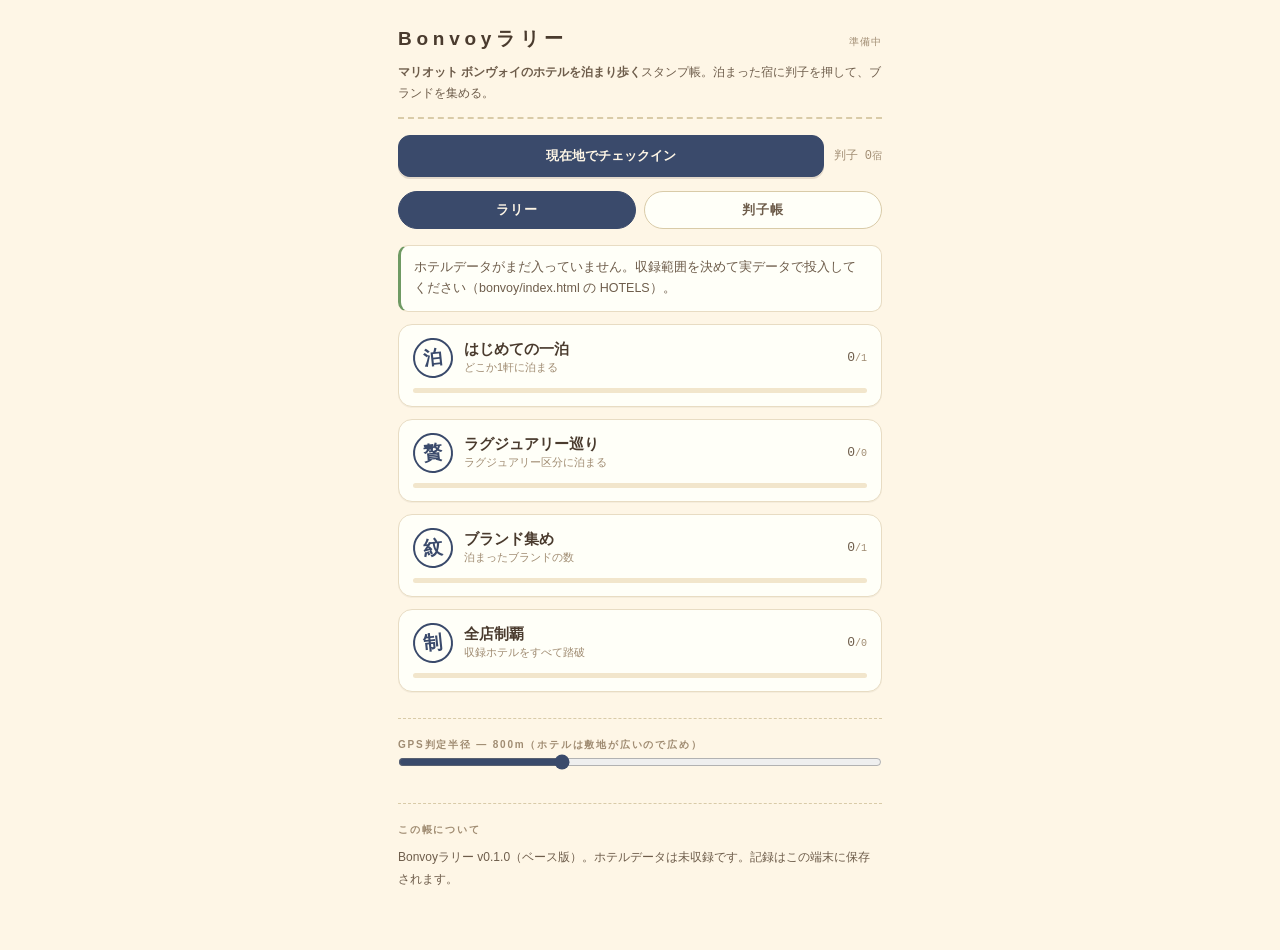
<file: bonvoy/index.html>
<!DOCTYPE html>
<html lang="ja">
<head>
<meta charset="UTF-8">
<meta name="viewport" content="width=device-width, initial-scale=1, viewport-fit=cover">
<meta name="theme-color" content="#FEF6E6">
<link rel="manifest" href="manifest.json">
<link rel="apple-touch-icon" href="../apple-touch-icon.png">
<title>Bonvoyラリー</title>
<style>
  /* Sauna470s / サ道場と同じ手描き判子の世界観。アクセントだけ紺金のホテル調 */
  :root{
    --bg:#FEF6E6; --panel:#FFFFF8; --text:#4A3B2E; --mid:#6E5D4B; --muted:#A08C72;
    --line:#E8DCC3; --line2:#D9CBA8; --stamp:#D9483B; --gold:#C7973F; --navy:#3A4A6B;
  }
  *{margin:0;padding:0;box-sizing:border-box;-webkit-tap-highlight-color:transparent}
  body{background:var(--bg);color:var(--text);font-family:ui-rounded,"Hiragino Maru Gothic ProN","Yu Gothic",sans-serif;
    font-size:15px;line-height:1.6;padding-bottom:60px}
  .wrap{max-width:520px;margin:0 auto;padding:0 18px}
  header{padding:calc(24px + env(safe-area-inset-top)) 0 14px;border-bottom:2px dashed var(--line2)}
  .hrow{display:flex;justify-content:space-between;align-items:baseline}
  h1{font-size:19px;font-weight:800;letter-spacing:.25em;margin:0}
  .edition{font-family:ui-monospace,monospace;font-size:9.5px;color:var(--muted);letter-spacing:.1em}
  .sub{margin:8px 0 0;font-size:12px;color:var(--mid);line-height:1.7}
  .actions{display:flex;gap:10px;margin-top:16px;align-items:center}
  button{font-family:inherit;cursor:pointer}
  .btn{font-size:13px;font-weight:600;padding:11px 16px;border-radius:12px;border:1.5px solid var(--line2);
    background:var(--panel);color:var(--text)}
  .btn.primary{background:var(--navy);color:var(--bg);border-color:var(--navy);box-shadow:0 2px 0 rgba(74,59,46,.15)}
  .btn:disabled{opacity:.4}
  .total{font-family:ui-monospace,monospace;font-size:12px;color:var(--muted);white-space:nowrap}
  .notice{margin-top:13px;padding:11px 13px;border:1.5px solid var(--line);border-left:3px solid #6F9A63;
    background:var(--panel);font-size:12.5px;line-height:1.7;color:var(--mid);border-radius:10px}
  .notice.err{border-left-color:var(--stamp)}
  .tabs{display:flex;gap:8px;margin-top:14px}
  .tab{flex:1;padding:9px;border-radius:999px;border:1.5px solid var(--line2);background:var(--panel);
    font-size:13px;font-weight:700;color:var(--mid);letter-spacing:.1em}
  .tab.on{background:var(--navy);border-color:var(--navy);color:var(--bg)}
  .qcard{display:block;width:100%;text-align:left;background:var(--panel);border:1.5px solid var(--line);
    border-radius:14px;padding:13px 14px;margin-top:12px;color:var(--text);box-shadow:0 1px 0 rgba(74,59,46,.05)}
  .qcard.done{border-color:var(--gold);background:#FFFDF6}
  .qhead{display:flex;align-items:center;gap:11px}
  .qseal{width:40px;height:40px;border-radius:50%;border:2px solid var(--navy);color:var(--navy);flex-shrink:0;
    display:flex;align-items:center;justify-content:center;font-size:19px;font-weight:800;
    font-family:'Hiragino Mincho ProN','Yu Mincho',serif;transform:rotate(-6deg)}
  .qcard.done .qseal{border-color:var(--gold);color:var(--gold);background:rgba(199,151,63,.08)}
  .qbody{flex:1;min-width:0}
  .qname{font-size:14.5px;font-weight:700}
  .qdesc{font-size:11px;color:var(--muted);margin-top:1px}
  .qnum{font-family:ui-monospace,monospace;font-size:13px;color:var(--mid);flex-shrink:0;text-align:right}
  .qnum small{font-size:10px;color:var(--muted)}
  .bar{height:5px;background:#F2E6CC;margin-top:10px;border-radius:3px;overflow:hidden}
  .bar>div{height:100%;border-radius:3px;background:var(--navy);transition:width .3s}
  .qcard.done .bar>div{background:var(--gold)}
  .eyebrow{font-size:10px;font-weight:700;letter-spacing:.18em;color:var(--muted)}
  .settext{font-size:12px;color:var(--mid);line-height:1.85;margin:8px 0 0}
  .sect{border-top:1.5px dashed var(--line2);margin-top:26px;padding-top:18px}
  input[type=range]{width:100%;accent-color:var(--navy)}
  .overlay{position:fixed;inset:0;background:rgba(74,59,46,.38);display:none;align-items:flex-end;justify-content:center;z-index:50}
  .overlay.on{display:flex}
  .sheet{background:var(--panel);width:100%;max-width:520px;max-height:88vh;overflow-y:auto;overscroll-behavior:contain;
    padding:20px 18px calc(28px + env(safe-area-inset-bottom));border-radius:20px 20px 0 0;
    box-shadow:0 -6px 24px rgba(74,59,46,.18)}
  .shead{display:flex;justify-content:space-between;align-items:center;margin-bottom:14px}
  .xbtn{background:none;border:none;color:var(--muted);font-size:20px;line-height:1}
  .frow{display:flex;align-items:center;gap:10px;width:100%;text-align:left;background:none;border:none;
    user-select:none;-webkit-user-select:none;touch-action:pan-y;
    border-bottom:1.5px dashed var(--line);padding:10px 2px;color:var(--text)}
  .frow .dot{width:11px;height:11px;border-radius:6px;border:1.5px solid var(--muted);flex-shrink:0}
  .frow .hanko{width:22px;height:22px;border-radius:50%;border:1.5px solid var(--stamp);color:var(--stamp);
    background:rgba(217,72,59,.08);display:flex;align-items:center;justify-content:center;
    font-size:10px;font-weight:700;flex-shrink:0;transform:rotate(-8deg);font-family:'Hiragino Mincho ProN','Yu Mincho',serif}
  .frow .nm{flex:1;min-width:0;font-size:13.5px;overflow:hidden;text-overflow:ellipsis;white-space:nowrap}
  .frow .ct{font-family:ui-monospace,monospace;font-size:10px;color:var(--muted);flex-shrink:0}
  .badge{display:inline-block;font-size:10px;font-weight:700;color:var(--mid);border:1px solid var(--line2);
    border-radius:6px;padding:1px 6px;margin-right:4px;vertical-align:1px}
  .wantstar{color:var(--gold);font-size:12px;margin-left:4px}
  .fbtnrow{display:flex;gap:8px;margin-top:12px}
  .fbtnrow .btn{flex:1;padding:11px 4px;font-size:12.5px}
  .backbtn{font-size:12px;color:var(--navy);background:none;border:none;font-weight:700;padding:4px 0}
  .bgrid{display:grid;grid-template-columns:repeat(4,minmax(0,1fr));gap:12px 8px}
  .bcell{background:none;border:none;padding:0;text-align:center;font-family:inherit;color:var(--text);min-width:0}
  .bcell svg{width:100%;height:auto;display:block}
  .bnm{display:block;font-size:8.5px;color:var(--mid);margin-top:2px;overflow:hidden;text-overflow:ellipsis;white-space:nowrap}
  .bnm.off{color:#C9B58F}
  .mono{font-family:ui-monospace,monospace}
  .choosebtn{display:flex;justify-content:space-between;width:100%;background:var(--panel);border:1.5px solid var(--line2);
    border-radius:12px;padding:13px 14px;margin-bottom:9px;font-size:14px;color:var(--text)}
  .choosebtn .d{color:var(--muted);font-size:11px}
  #stampfx{position:fixed;inset:0;display:none;align-items:center;justify-content:center;flex-direction:column;
    pointer-events:none;z-index:99}
  #stampfx.on{display:flex}
  #stampfx .seal{animation:stampin .5s cubic-bezier(.2,1.6,.4,1)}
  #stampfx.bye .seal,#stampfx.bye .fxname{animation:stampout .5s forwards}
  .fxname{margin-top:10px;background:var(--panel);border:1.5px solid var(--line2);border-radius:999px;
    padding:6px 16px;font-size:12.5px;font-weight:700;box-shadow:0 2px 8px rgba(74,59,46,.15)}
  @keyframes stampin{0%{transform:scale(2.4);opacity:0}55%{transform:scale(0.94);opacity:1}100%{transform:scale(1)}}
  @keyframes stampout{to{opacity:0;transform:scale(0.96)}}
</style>
</head>
<body>
<div class="wrap">
  <header>
    <div class="hrow"><h1>Bonvoyラリー</h1><span class="edition" id="edition"></span></div>
    <p class="sub"><b>マリオット ボンヴォイのホテルを泊まり歩く</b>スタンプ帳。泊まった宿に判子を押して、ブランドを集める。</p>
  </header>

  <div class="actions">
    <button class="btn primary" id="stampBtn" style="flex:1">現在地でチェックイン</button>
    <span class="total" id="total"></span>
  </div>
  <div id="notice" style="display:none"></div>

  <div class="tabs">
    <button class="tab on" data-v="rally">ラリー</button>
    <button class="tab" data-v="book">判子帳</button>
  </div>

  <div id="rallyView">
    <div id="quests"></div>
    <div class="sect">
      <div class="eyebrow" id="radlabel"></div>
      <input type="range" min="200" max="2000" step="100" id="radius">
    </div>
    <div class="sect">
      <div class="eyebrow">この帳について</div>
      <p class="settext" id="verNote"></p>
    </div>
  </div>

  <div id="bookView" style="display:none"></div>
</div>

<div class="overlay" id="overlay"><div class="sheet" id="sheet"></div></div>
<div id="stampfx"></div>
<svg width="0" height="0" style="position:absolute" aria-hidden="true"><defs>
  <filter id="sealtex" x="-15%" y="-15%" width="130%" height="130%">
    <feTurbulence type="fractalNoise" baseFrequency="0.11" numOctaves="3" seed="7"/>
    <feDisplacementMap in="SourceGraphic" scale="2.6"/>
  </filter>
</defs></svg>

<script>
"use strict";
const APP_VERSION = "0.1.0";
const EDITION = "準備中";   /* ホテルデータを収録した日付を入れる */

/* ---------- ホテルデータ ----------
   実データ主義：実在のホテルだけを入れる（名称・都市・座標は公式/実測のみ。捏造禁止）。
   1行 = {id, name, city, pref, lat, lng, brand, cat}
     brand: BRANDS のキー
     cat  : luxury / premium / select / longstay（Bonvoyの公式区分に準拠）
   ★ここはまだ空。どの範囲を集めるか（日本全店/泊まった店だけ/都市圏…）を決めてから投入する */
const HOTELS = [
];

/* ブランド定義（公式区分。名称は表示用） */
const BRANDS = {
  ritz:      {label:"ザ・リッツ・カールトン", cat:"luxury"},
  stregis:   {label:"セントレジス",           cat:"luxury"},
  edition:   {label:"エディション",           cat:"luxury"},
  luxcol:    {label:"ラグジュアリーコレクション", cat:"luxury"},
  w:         {label:"Wホテル",                cat:"luxury"},
  jw:        {label:"JWマリオット",           cat:"luxury"},
  marriott:  {label:"マリオット",             cat:"premium"},
  sheraton:  {label:"シェラトン",             cat:"premium"},
  westin:    {label:"ウェスティン",           cat:"premium"},
  renaissance:{label:"ルネッサンス",          cat:"premium"},
  autograph: {label:"オートグラフ",           cat:"premium"},
  mercan:    {label:"メリディアン",           cat:"premium"},
  courtyard: {label:"コートヤード",           cat:"select"},
  fourpoints:{label:"フォーポイント",         cat:"select"},
  fairfield: {label:"フェアフィールド",       cat:"select"},
  acihotels: {label:"ACホテル",               cat:"select"},
  aloft:     {label:"アロフト",               cat:"select"},
  moxy:      {label:"モクシー",               cat:"select"},
  residence: {label:"レジデンス・イン",       cat:"longstay"},
};
const CAT_LABEL={luxury:"ラグジュアリー",premium:"プレミアム",select:"セレクト",longstay:"長期滞在"};

let byId={};
function reindex(){ byId=Object.fromEntries(HOTELS.map(h=>[h.id,h])); }
const rad=d=>d*Math.PI/180;
function distance(a,b){
  const R=6371000, dLat=rad(b.lat-a.lat), dLng=rad(b.lng-a.lng);
  const x=Math.sin(dLat/2)**2+Math.cos(rad(a.lat))*Math.cos(rad(b.lat))*Math.sin(dLng/2)**2;
  return 2*R*Math.asin(Math.sqrt(x));
}
const today=()=>{ const d=new Date(); return `${d.getFullYear()}-${String(d.getMonth()+1).padStart(2,"0")}-${String(d.getDate()).padStart(2,"0")}`; };

/* ---------- ラリー（お題）。HOTELS から動的に組む ---------- */
const QUESTS=[
  {id:"first", seal:"泊", name:"はじめての一泊", desc:"どこか1軒に泊まる", goal:"count", need:1, test:h=>true},
  {id:"lux",   seal:"贅", name:"ラグジュアリー巡り", desc:"ラグジュアリー区分に泊まる", goal:"all", test:h=>(BRANDS[h.brand]||{}).cat==="luxury"},
  {id:"brands",seal:"紋", name:"ブランド集め", desc:"泊まったブランドの数", goal:"brands"},
  {id:"all",   seal:"制", name:"全店制覇", desc:"収録ホテルをすべて踏破", goal:"all", test:h=>true},
];
QUESTS.forEach(q=>q.targets=(q.test?HOTELS.filter(q.test):HOTELS).map(h=>h.id));

/* ---------- 状態 ---------- */
const KEY="bonvoy:v1";
let state={stays:{}, wants:{}, radius:800};
try{ const raw=localStorage.getItem(KEY); if(raw) state=Object.assign(state,JSON.parse(raw)); }catch(e){}
if(!state.wants) state.wants={};
reindex();
const save=()=>{ try{ localStorage.setItem(KEY,JSON.stringify(state)); }catch(e){ notify("保存に失敗しました。","err"); } };
const stamped=id=>!!state.stays[id];

function progress(q){
  const done=q.targets.filter(stamped);
  if(q.goal==="brands"){
    const got=new Set(done.map(id=>byId[id].brand)).size;
    const t=new Set(HOTELS.map(h=>h.brand)).size;
    return {n:got, t:t||1, full:t>0&&got===t, doneIds:done};
  }
  if(q.goal==="count") return {n:done.length, t:q.need, full:done.length>=q.need, doneIds:done};
  return {n:done.length, t:q.targets.length, full:q.targets.length>0&&done.length===q.targets.length, doneIds:done};
}

/* ---------- 描画 ---------- */
const esc=s=>String(s??"").replace(/[&<>"']/g,c=>({"&":"&amp;","<":"&lt;",">":"&gt;",'"':"&quot;","'":"&#39;"}[c]));
let curTab="rally";
function render(){
  document.getElementById("edition").textContent=EDITION;
  document.getElementById("verNote").textContent=
    `Bonvoyラリー v${APP_VERSION}（ベース版）。ホテルデータは未収録です。記録はこの端末に保存されます。`;
  const n=Object.keys(state.stays).filter(id=>byId[id]).length;
  document.getElementById("total").innerHTML=`判子 ${n}<span style="font-size:10px">宿</span>`;
  document.getElementById("quests").innerHTML=
    (HOTELS.length?"":`<div class="notice" style="margin-top:16px">ホテルデータがまだ入っていません。収録範囲を決めて実データで投入してください（bonvoy/index.html の HOTELS）。</div>`)
    +QUESTS.map(q=>{
      const p=progress(q), pct=p.t?Math.min(100,p.n/p.t*100):0;
      return `<button class="qcard${p.full?" done":""}" data-q="${q.id}">
        <div class="qhead">
          <span class="qseal">${q.seal}</span>
          <span class="qbody">
            <div class="qname">${esc(q.name)}${p.full?' <span style="font-size:10px;color:var(--gold);font-weight:700">満願</span>':""}</div>
            <div class="qdesc">${esc(q.desc)}</div>
          </span>
          <span class="qnum">${p.n}<small>/${p.t}</small></span>
        </div>
        <div class="bar"><div style="width:${pct.toFixed(1)}%"></div></div>
      </button>`;
    }).join("");
  document.querySelectorAll(".qcard").forEach(b=>b.addEventListener("click",()=>openQuest(b.dataset.q)));
  if(curTab==="book") renderBook();
}

/* ---------- シート ---------- */
const overlay=document.getElementById("overlay"), sheetEl=document.getElementById("sheet");
const openSheet=h=>{ sheetEl.innerHTML=h; overlay.classList.add("on"); sheetEl.scrollTop=0; document.body.style.overflow="hidden"; };
const closeSheet=()=>{ overlay.classList.remove("on"); document.body.style.overflow=""; };
overlay.addEventListener("click",e=>{ if(e.target===overlay) closeSheet(); });
window.__close=closeSheet;
const sheetHead=t=>`<div class="shead"><span class="eyebrow">${esc(t)}</span><button class="xbtn" onclick="window.__close()">×</button></div>`;

function openQuest(qid){
  const q=QUESTS.find(x=>x.id===qid), p=progress(q);
  const rows=q.targets.map(id=>byId[id])
    .sort((a,b)=>(stamped(b.id)?1:0)-(stamped(a.id)?1:0))
    .map(h=>`<button class="frow" onclick="window.__hotel('${h.id}','${q.id}')">
      ${stamped(h.id)?`<span class="hanko">${q.seal}</span>`:`<span class="dot"></span>`}
      <span class="nm">${esc(h.name)}${state.wants[h.id]?'<span class="wantstar">★</span>':""}</span>
      <span class="ct">${esc(h.city||"")}</span>
    </button>`).join("");
  openSheet(sheetHead(q.name)+`
    <p style="font-size:12.5px;color:var(--mid);line-height:1.8;margin:0 0 8px">${esc(q.desc)}。進捗 <b class="mono">${p.n}/${p.t}</b>${p.full?'・<b style="color:var(--gold)">満願</b>':""}</p>
    <div>${rows||'<p class="settext">対象のホテルがまだありません。</p>'}</div>`);
}

/* ---------- ホテルカード ---------- */
window.__hotel=(hid,backQid)=>openHotel(hid,backQid);
function openHotel(hid,backQid){
  const h=byId[hid]; if(!h) return;
  const on=stamped(hid), want=!!state.wants[hid];
  const br=BRANDS[h.brand];
  const back=backQid?`<button class="backbtn" onclick="window.__quest('${backQid}')">‹ ${esc(QUESTS.find(q=>q.id===backQid).name)}</button>`:"";
  openSheet(`<div class="shead">${back||'<span class="eyebrow">ホテルカード</span>'}<button class="xbtn" onclick="window.__close()">×</button></div>
    <div style="display:flex;align-items:flex-start;gap:11px">
      ${on?`<span style="width:48px;flex-shrink:0">${hotelSeal(h,{size:48})}</span>`:`<span style="width:48px;flex-shrink:0;opacity:0.55">${hotelSeal(h,{hidden:true,size:48})}</span>`}
      <div style="flex:1;min-width:0">
        <div style="font-size:16.5px;font-weight:800;line-height:1.4">${esc(h.name)}${want?'<span class="wantstar">★</span>':""}</div>
        <div style="font-size:11px;color:var(--muted);margin-top:2px">${esc(h.pref||"")}${esc(h.city?"・"+h.city:"")}</div>
      </div>
    </div>
    <div style="margin-top:9px">${br?`<span class="badge">${esc(br.label)}</span><span class="badge" style="color:var(--gold);border-color:var(--gold)">${esc(CAT_LABEL[br.cat]||"")}</span>`:""}</div>
    <p style="font-size:11.5px;color:var(--mid);margin:10px 0 0">${on?`<b style="color:var(--stamp)">宿泊済み</b>　<span class="mono">${esc(state.stays[hid])}</span>`:"未踏"}</p>
    <div class="fbtnrow">
      ${on?`<button class="btn" onclick="window.__stamp('${hid}','${backQid||""}')">判子を取り消す</button>`
          :`<button class="btn primary" onclick="window.__stamp('${hid}','${backQid||""}')">泊まった（手動で押す）</button>`}
      <button class="btn" style="${want?"border-color:var(--gold);color:var(--gold)":""}" onclick="window.__want('${hid}','${backQid||""}')">${want?"★ 泊まりたい済":"☆ 泊まりたい"}</button>
    </div>
    <div class="fbtnrow">
      <button class="btn" onclick="window.open('https://www.google.com/maps?q=${h.lat},${h.lng}','_blank')">Googleマップで開く</button>
    </div>`);
}
window.__quest=qid=>openQuest(qid);
window.__stamp=(hid,backQid)=>{
  const h=byId[hid];
  if(stamped(hid)){
    if(!confirm(`${h.name} の判子を取り消しますか？`)) return;
    delete state.stays[hid]; save(); render(); openHotel(hid,backQid||undefined);
  }else{
    state.stays[hid]=today(); save(); render(); openHotel(hid,backQid||undefined); stampFx(h);
  }
};
window.__want=(hid,backQid)=>{
  if(state.wants[hid]) delete state.wants[hid]; else state.wants[hid]=today();
  save(); render(); openHotel(hid,backQid||undefined);
};

/* ---------- ホテル判子（自動生成。サ道場の facSeal と同系） ----------
   形=区分（六角=luxury / 丸=premium / 角=select / 五角=longstay）、中央=頭文字、肩=都市。
   モチーフ（王冠など）は本番データを入れる段で決める */
const sealHash=s=>{ let h=0; for(const c of s) h=(h*31+c.charCodeAt(0))>>>0; return h; };
function hotelSeal(h,o={}){
  const ink=o.ink||"#D9483B";
  const cat=(BRANDS[h.brand]||{}).cat||"premium";
  const hsh=sealHash(h.id), rot=(hsh%9)-4;
  const attr=o.size?`width="${o.size}" height="${o.size}"`:"";
  let frame;
  if(cat==="luxury")
    frame=`<polygon points="0,-37 32,-18.5 32,18.5 0,37 -32,18.5 -32,-18.5" fill="none" stroke="${ink}" stroke-width="4.5"/><polygon points="0,-30 26,-15 26,15 0,30 -26,15 -26,-15" fill="none" stroke="${ink}" stroke-width="1.3"/>`;
  else if(cat==="select")
    frame=`<rect x="-34" y="-34" width="68" height="68" rx="6" fill="none" stroke="${ink}" stroke-width="4.5"/><rect x="-28" y="-28" width="56" height="56" fill="none" stroke="${ink}" stroke-width="1.3"/>`;
  else if(cat==="longstay")
    frame=`<polygon points="0,-38 36,-10 23,36 -23,36 -36,-10" fill="none" stroke="${ink}" stroke-width="4.5"/><polygon points="0,-31 29,-8 18.5,29 -18.5,29 -29,-8" fill="none" stroke="${ink}" stroke-width="1.3"/>`;
  else
    frame=`<circle r="36" fill="none" stroke="${ink}" stroke-width="4.5"/><circle r="30" fill="none" stroke="${ink}" stroke-width="1.3"/>`;
  if(o.hidden)
    return `<svg viewBox="-45 -45 90 90" ${attr}><g opacity="0.4">${frame.replaceAll(ink,"#C9B58F")}<text y="10" text-anchor="middle" font-size="26" fill="#C9B58F" font-family="'Hiragino Mincho ProN','Yu Mincho',serif">？</text></g></svg>`;
  const ch=(h.name||"").replace(/[ 　]/g,"")[0]||"泊";
  const city=h.city?`<text y="-16" text-anchor="middle" font-size="${h.city.length>5?5.4:6.8}" letter-spacing="0.8" fill="${ink}">${esc(h.city)}</text>`:"";
  const body=`<g transform="rotate(${rot})">${frame}${city}
    <text y="12" text-anchor="middle" font-size="34" font-weight="800" fill="${ink}" font-family="'Hiragino Mincho ProN','Yu Mincho',serif">${esc(ch)}</text></g>`;
  if(o.bodyOnly) return body;
  return `<svg viewBox="-45 -45 90 90" ${attr}><g filter="url(#sealtex)" opacity="0.9">${body}</g></svg>`;
}

/* ---------- 判子帳 ---------- */
function renderBook(){
  const el=document.getElementById("bookView");
  if(!HOTELS.length){ el.innerHTML=`<div class="notice" style="margin-top:16px">ホテルデータが入ると、ここに判子が並びます。</div>`; return; }
  const cats=["luxury","premium","select","longstay"];
  el.innerHTML=cats.map(c=>{
    const hs=HOTELS.filter(h=>(BRANDS[h.brand]||{}).cat===c);
    if(!hs.length) return "";
    const n=hs.filter(h=>stamped(h.id)).length;
    return `<div class="eyebrow" style="margin:18px 2px 9px">${CAT_LABEL[c]}　${n}<span style="letter-spacing:0">/${hs.length}</span></div>
      <div class="bgrid">`+hs.map(h=>`<button class="bcell" onclick="window.__hotel('${h.id}')">${hotelSeal(h,{hidden:!stamped(h.id)})}<span class="bnm${stamped(h.id)?"":" off"}">${esc(h.name)}</span></button>`).join("")+`</div>`;
  }).join("");
}

/* ---------- タブ ---------- */
document.querySelectorAll(".tab").forEach(b=>b.addEventListener("click",()=>{
  curTab=b.dataset.v;
  document.querySelectorAll(".tab").forEach(x=>x.classList.toggle("on",x===b));
  document.getElementById("rallyView").style.display = curTab==="rally" ? "" : "none";
  document.getElementById("bookView").style.display = curTab==="book" ? "" : "none";
  if(curTab==="book") renderBook();
}));

/* ---------- 判子演出 ---------- */
let fxT1,fxT2;
function stampFx(h){
  const el=document.getElementById("stampfx");
  el.innerHTML=`<div class="seal">${hotelSeal(h,{size:150})}</div>
    <div class="fxname">${esc(h.name)}　${esc(today())}</div>`;
  el.classList.remove("bye"); el.classList.add("on");
  clearTimeout(fxT1); clearTimeout(fxT2);
  fxT1=setTimeout(()=>el.classList.add("bye"),1400);
  fxT2=setTimeout(()=>el.classList.remove("on","bye"),1900);
}

/* ---------- GPSチェックイン ---------- */
document.getElementById("stampBtn").addEventListener("click",()=>{
  const btn=document.getElementById("stampBtn");
  if(!HOTELS.length){ notify("ホテルデータがまだ入っていません。","err"); return; }
  btn.disabled=true; btn.textContent="測位中…";
  navigator.geolocation.getCurrentPosition(pos=>{
    btn.disabled=false; btn.textContent="現在地でチェックイン";
    const p={lat:pos.coords.latitude,lng:pos.coords.longitude};
    const near=HOTELS.map(h=>({h,d:distance(p,h)})).filter(x=>x.d<=state.radius).sort((a,b)=>a.d-b.d);
    if(!near.length){
      const alls=HOTELS.map(h=>({h,d:distance(p,h)})).sort((a,b)=>a.d-b.d)[0];
      notify(alls?`半径${state.radius}m以内に収録ホテルなし。最寄りは ${alls.h.name}（約${Math.round(alls.d)}m）。`:"収録ホテルがありません。","err");
    }else if(near.length===1){ gpsStamp(near[0].h); }
    else openSheet(sheetHead("どのホテルにいますか？")+near.map(x=>
      `<button class="choosebtn" onclick="window.__gps('${x.h.id}')"><span>${esc(x.h.name)}</span><span class="d">${Math.round(x.d)}m</span></button>`).join(""));
  },err=>{ btn.disabled=false; btn.textContent="現在地でチェックイン"; notify("現在地を取得できませんでした。","err"); },
  {enableHighAccuracy:true,timeout:12000,maximumAge:30000});
});
function gpsStamp(h){ if(stamped(h.id)){ notify(`${h.name} は判子済みです`); return; } state.stays[h.id]=today(); save(); render(); stampFx(h); }
window.__gps=id=>{ closeSheet(); gpsStamp(byId[id]); };

/* ---------- 通知・設定 ---------- */
let ntfT;
function notify(msg,kind){
  const el=document.getElementById("notice");
  el.className="notice"+(kind==="err"?" err":""); el.textContent=msg; el.style.display="block";
  clearTimeout(ntfT); ntfT=setTimeout(()=>el.style.display="none",5000);
}
const radEl=document.getElementById("radius");
radEl.value=state.radius;
const radLabel=()=>document.getElementById("radlabel").textContent=`GPS判定半径 — ${state.radius}m（ホテルは敷地が広いので広め）`;
radLabel();
radEl.addEventListener("input",()=>{ state.radius=+radEl.value; radLabel(); save(); });

render();
if("serviceWorker" in navigator) navigator.serviceWorker.register("./sw.js?v="+APP_VERSION).catch(()=>{});
</script>
</body>
</html>
</file>
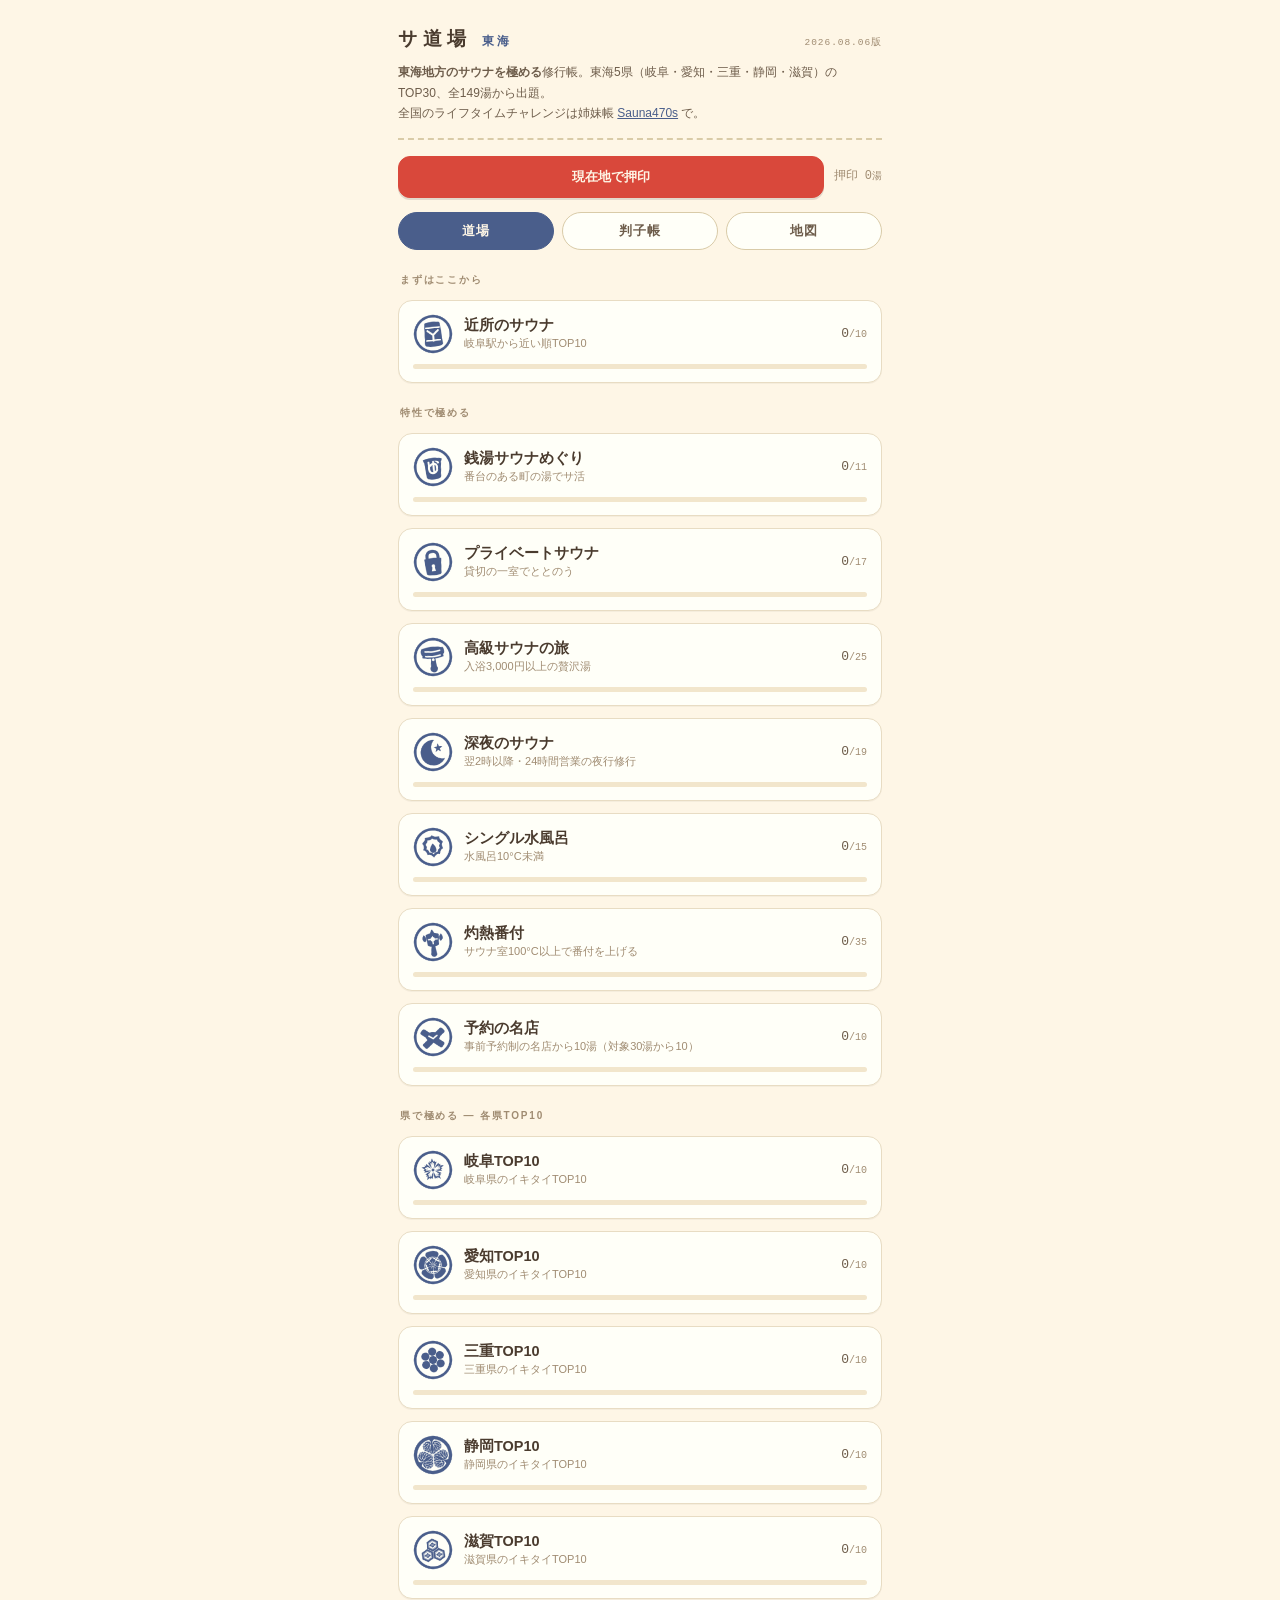
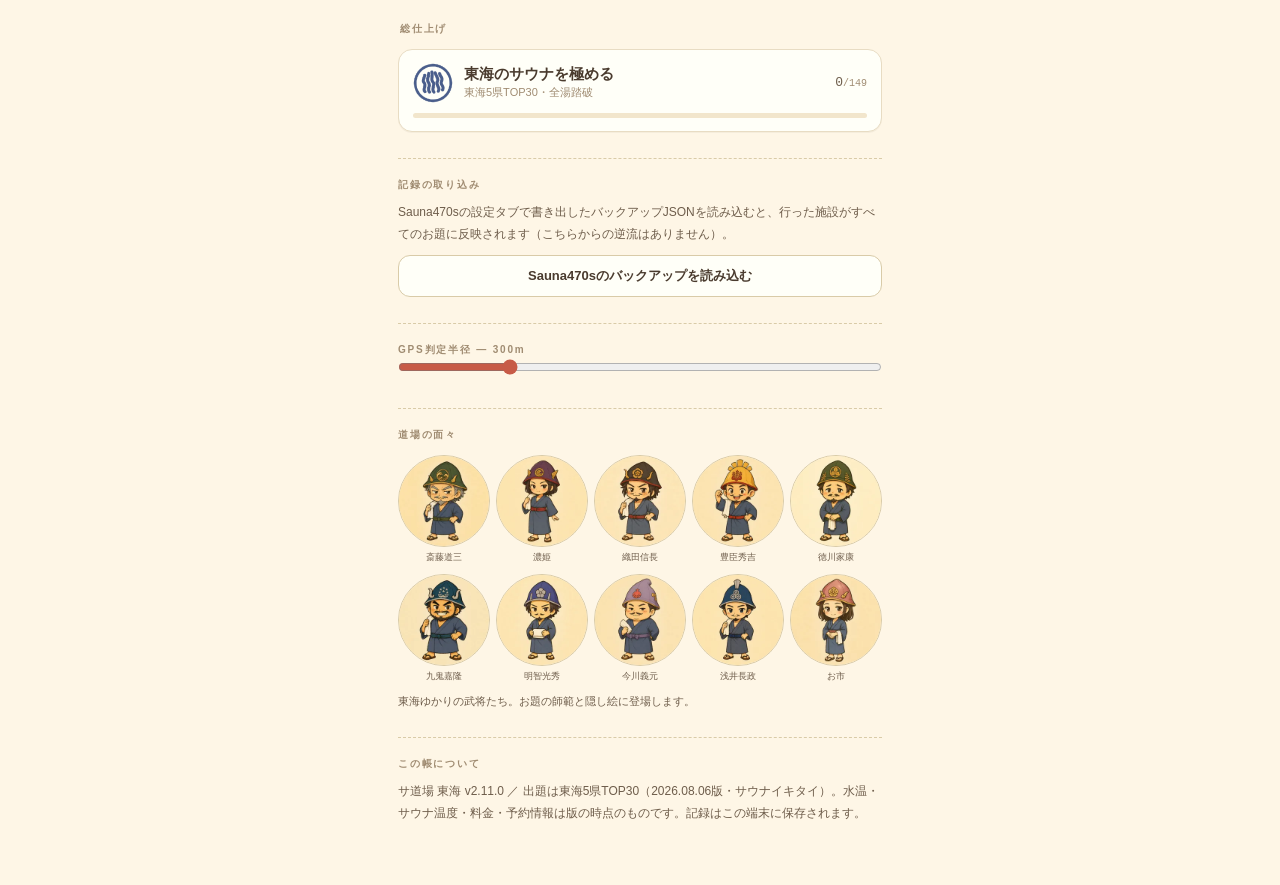
<file: challenges/index.html>
<!DOCTYPE html>
<html lang="ja">
<head>
<meta charset="UTF-8">
<meta name="viewport" content="width=device-width, initial-scale=1, viewport-fit=cover">
<meta name="theme-color" content="#FEF6E6">
<link rel="manifest" href="manifest.json">
<link rel="apple-touch-icon" href="../apple-touch-icon.png">
<title>サ道場</title>
<style>
  :root{
    --bg:#FEF6E6; --panel:#FFFFF8; --text:#4A3B2E; --mid:#6E5D4B; --muted:#A08C72;
    --line:#E8DCC3; --line2:#D9CBA8; --stamp:#D9483B; --gold:#C7973F; --indigo:#4A5E8B;
    --hot:#C75B47; --cold:#5E88A0; --cream:#FEF6E6; --ok:#6F9A63;
  }
  *{margin:0;padding:0;box-sizing:border-box;-webkit-tap-highlight-color:transparent}
  body{background:var(--bg);color:var(--text);font-family:ui-rounded,"Hiragino Maru Gothic ProN","Yu Gothic",sans-serif;
    font-size:15px;line-height:1.6;padding-bottom:60px}
  .wrap{max-width:520px;margin:0 auto;padding:0 18px}
  header{padding:calc(24px + env(safe-area-inset-top)) 0 14px;border-bottom:2px dashed var(--line2)}
  .hrow{display:flex;justify-content:space-between;align-items:baseline}
  h1{font-size:19px;font-weight:800;letter-spacing:.3em;margin:0}
  .edition{font-family:ui-monospace,monospace;font-size:9.5px;color:var(--muted);letter-spacing:.1em}
  .sub{margin:8px 0 0;font-size:12px;color:var(--mid);line-height:1.7}
  .actions{display:flex;gap:10px;margin-top:16px;align-items:center}
  button{font-family:inherit;cursor:pointer}
  .btn{font-size:13px;font-weight:600;padding:11px 16px;border-radius:12px;border:1.5px solid var(--line2);
    background:var(--panel);color:var(--text)}
  .btn.primary{background:var(--stamp);color:var(--cream);border-color:var(--stamp);box-shadow:0 2px 0 rgba(74,59,46,.15)}
  .btn:disabled{opacity:.4}
  .total{font-family:ui-monospace,monospace;font-size:12px;color:var(--muted);white-space:nowrap}
  .notice{margin-top:13px;padding:11px 13px;border:1.5px solid var(--line);border-left:3px solid var(--ok);
    background:var(--panel);font-size:12.5px;line-height:1.7;color:var(--mid);border-radius:10px}
  .notice.err{border-left-color:var(--stamp)}
  .qcard{display:block;width:100%;text-align:left;background:var(--panel);border:1.5px solid var(--line);
    border-radius:14px;padding:13px 14px;margin-top:12px;color:var(--text);box-shadow:0 1px 0 rgba(74,59,46,.05)}
  .qcard.done{border-color:var(--gold);background:#FFFDF6}
  .qhead{display:flex;align-items:center;gap:11px}
  .qseal{width:40px;height:40px;border-radius:50%;border:2px solid var(--indigo);color:var(--indigo);flex-shrink:0;
    display:flex;align-items:center;justify-content:center;font-size:19px;font-weight:800;
    font-family:'Hiragino Mincho ProN','Yu Mincho',serif;transform:rotate(-6deg)}
  .qcard.done .qseal{border-color:var(--gold);color:var(--gold);background:rgba(199,151,63,.08)}
  .qbody{flex:1;min-width:0}
  .qname{font-size:14.5px;font-weight:700}
  .qdesc{font-size:11px;color:var(--muted);margin-top:1px}
  .qnum{font-family:ui-monospace,monospace;font-size:13px;color:var(--mid);flex-shrink:0;text-align:right}
  .qnum small{font-size:10px;color:var(--muted)}
  .qrank{font-size:10px;color:var(--gold);font-weight:700}
  .bar{height:5px;background:#F2E6CC;margin-top:10px;border-radius:3px;overflow:hidden}
  .bar>div{height:100%;border-radius:3px;background:var(--indigo);transition:width .3s}
  .qcard.done .bar>div{background:var(--gold)}
  .eyebrow{font-size:10px;font-weight:700;letter-spacing:.18em;color:var(--muted)}
  .settext{font-size:12px;color:var(--mid);line-height:1.85;margin:8px 0 0}
  .tabs{display:flex;gap:8px;margin-top:14px}
  .tab{flex:1;padding:9px;border-radius:999px;border:1.5px solid var(--line2);background:var(--panel);
    font-size:13px;font-weight:700;color:var(--mid);letter-spacing:.1em}
  .tab.on{background:var(--indigo);border-color:var(--indigo);color:#FEF6E6}
  #mapbox{border:1.5px solid var(--line2);border-radius:14px;overflow:hidden;background:#FBF1DC;margin-top:14px}
  #mapbox svg{width:100%;display:block;touch-action:none}
  .maplegend{font-size:10px;color:var(--muted);margin-top:8px;line-height:1.9}
  .badge{display:inline-block;font-size:10px;font-weight:700;color:var(--mid);border:1px solid var(--line2);
    border-radius:6px;padding:1px 6px;margin-right:4px;vertical-align:1px}
  .wantstar{color:var(--gold);font-size:12px;margin-left:4px}
  .fbtnrow{display:flex;gap:8px;margin-top:12px}
  .fbtnrow .btn{flex:1;padding:11px 4px;font-size:12.5px}
  .backbtn{font-size:12px;color:var(--indigo);background:none;border:none;font-weight:700;padding:4px 0}
  .bgrid{display:grid;grid-template-columns:repeat(4,minmax(0,1fr));gap:12px 8px}
  .bcell{background:none;border:none;padding:0;text-align:center;font-family:inherit;color:var(--text);min-width:0}
  .bcell svg{width:100%;height:auto;display:block}
  .bnm{display:block;font-size:8.5px;color:var(--mid);margin-top:2px;overflow:hidden;text-overflow:ellipsis;white-space:nowrap}
  .bnm.off{color:#C9B58F}
  /* 家紋スタンプ：黒/透過の印影画像をマスクにして currentColor で染める（紺→朱→金の切替が画像1枚で済む） */
  .kmz{display:block;width:100%;height:100%;background:currentColor;
    -webkit-mask:var(--km) center/contain no-repeat;mask:var(--km) center/contain no-repeat}
  .shihan{width:46px;height:46px;border-radius:50%;border:1.5px solid var(--line2);flex-shrink:0;background:#FBF1DC}
  .chgrid{display:grid;grid-template-columns:repeat(5,1fr);gap:10px 6px;margin-top:12px}
  .chgrid figure{text-align:center;margin:0}
  .chgrid img{width:100%;aspect-ratio:1;border-radius:50%;border:1.5px solid var(--line2);background:#FBF1DC;display:block}
  .chgrid figcaption{font-size:9px;color:var(--mid);margin-top:3px;white-space:nowrap}
  .sect{border-top:1.5px dashed var(--line2);margin-top:26px;padding-top:18px}
  input[type=range]{width:100%;accent-color:var(--hot)}
  .overlay{position:fixed;inset:0;background:rgba(74,59,46,.38);display:none;align-items:flex-end;justify-content:center;z-index:50}
  .overlay.on{display:flex}
  .sheet{background:var(--panel);width:100%;max-width:520px;max-height:88vh;overflow-y:auto;overscroll-behavior:contain;
    padding:20px 18px calc(28px + env(safe-area-inset-bottom));border-radius:20px 20px 0 0;
    box-shadow:0 -6px 24px rgba(74,59,46,.18)}
  .shead{display:flex;justify-content:space-between;align-items:center;margin-bottom:14px}
  .xbtn{background:none;border:none;color:var(--muted);font-size:20px;line-height:1}
  .frow{display:flex;align-items:center;gap:10px;width:100%;text-align:left;background:none;border:none;
    user-select:none;-webkit-user-select:none;-webkit-touch-callout:none;touch-action:pan-y;
    border-bottom:1.5px dashed var(--line);padding:10px 2px;color:var(--text)}
  .frow .dot{width:11px;height:11px;border-radius:6px;border:1.5px solid var(--muted);flex-shrink:0}
  .frow .hanko{width:22px;height:22px;border-radius:50%;border:1.5px solid var(--stamp);color:var(--stamp);
    background:rgba(217,72,59,.08);display:flex;align-items:center;justify-content:center;
    font-size:10px;font-weight:700;flex-shrink:0;transform:rotate(-8deg);font-family:'Hiragino Mincho ProN','Yu Mincho',serif}
  .frow .nm{flex:1;min-width:0;font-size:13.5px;overflow:hidden;text-overflow:ellipsis;white-space:nowrap}
  .frow .ct{font-family:ui-monospace,monospace;font-size:10px;color:var(--muted);flex-shrink:0}
  .choosebtn{display:flex;justify-content:space-between;width:100%;background:var(--panel);border:1.5px solid var(--line2);
    border-radius:12px;padding:13px 14px;margin-bottom:9px;font-size:14px;color:var(--text)}
  .choosebtn .d{color:var(--muted);font-family:ui-monospace,monospace;font-size:11px}
  .mono{font-family:ui-monospace,monospace}
  #stampfx{position:fixed;inset:0;display:none;flex-direction:column;align-items:center;justify-content:center;
    pointer-events:none;z-index:99}
  #stampfx.on{display:flex}
  #stampfx .seal{animation:pon .55s cubic-bezier(.2,2.2,.4,1) both}
  #stampfx.bye{opacity:0;transition:opacity .45s}
  @keyframes pon{0%{transform:scale(2.4);opacity:0}55%{transform:scale(.94);opacity:1}100%{transform:scale(1)}}
  .fxname{margin-top:10px;background:var(--panel);border:1.5px solid var(--line2);border-radius:999px;
    padding:6px 16px;font-size:13px;font-weight:700;box-shadow:0 2px 8px rgba(74,59,46,.15)}
</style>
</head>
<body>
<div class="wrap">
  <header>
    <div class="hrow"><h1>サ道場<span style="font-size:12px;letter-spacing:.2em;color:var(--indigo);margin-left:10px">東海</span></h1><span class="edition" id="edition"></span></div>
    <p class="sub"><b>東海地方のサウナを極める</b>修行帳。東海5県（岐阜・愛知・三重・静岡・滋賀）のTOP30、全149湯から出題。<br>全国のライフタイムチャレンジは姉妹帳 <a href="../" style="color:var(--indigo)">Sauna470s</a> で。</p>
  </header>

  <div class="actions">
    <button class="btn primary" id="stampBtn" style="flex:1">現在地で押印</button>
    <span class="total" id="total"></span>
  </div>
  <div id="notice" style="display:none"></div>

  <div class="tabs">
    <button class="tab on" data-v="dojo">道場</button>
    <button class="tab" data-v="book">判子帳</button>
    <button class="tab" data-v="map">地図</button>
  </div>

  <div id="bookView" style="display:none"></div>

  <div id="mapView" style="display:none">
    <div id="mapbox"></div>
    <div style="display:flex;gap:8px;margin-top:10px">
      <button class="btn" id="mapReset" style="padding:7px 14px;font-size:12px">全体</button>
      <button class="btn" id="regBtn" style="flex:1;font-size:12px">現在地で施設を登録（枠外）</button>
    </div>
    <p class="maplegend">●赤=押印済み ○県色=未踏 ○金=行きたい ▢=自分で登録した施設。タップで施設カードが開きます。ピンチ・ホイールで拡大。</p>
  </div>

  <div id="dojoView">
  <div id="quests"></div>

  <div class="sect" id="rankSect" style="display:none">
    <div class="eyebrow">マイ番付 — 採点した湯の比較</div>
    <div class="tabs" style="margin-top:10px">
      <button class="tab rtab on" data-r="score">点数</button>
      <button class="tab rtab" data-r="cospa">コスパ</button>
      <button class="tab rtab" data-r="paid">支払</button>
    </div>
    <div id="ranking"></div>
    <p class="settext" style="font-size:10.5px">コスパは採点軸にはしない主義。ここは比較用——100点換算の点数を支払額で割った「点/千円」。</p>
  </div>

  <div class="sect">
    <div class="eyebrow">記録の取り込み</div>
    <p class="settext">Sauna470sの設定タブで書き出したバックアップJSONを読み込むと、行った施設がすべてのお題に反映されます（こちらからの逆流はありません）。</p>
    <button class="btn" id="importBtn" style="width:100%;margin-top:10px">Sauna470sのバックアップを読み込む</button>
    <input type="file" id="importFile" accept="application/json" style="display:none">
  </div>

  <div class="sect">
    <div class="eyebrow" id="radlabel"></div>
    <input type="range" min="100" max="1000" step="50" id="radius">
  </div>

  <div class="sect">
    <div class="eyebrow">道場の面々</div>
    <div class="chgrid" id="chgrid"></div>
    <p class="settext" style="font-size:10.5px">東海ゆかりの武将たち。お題の師範と隠し絵に登場します。</p>
  </div>

  <div class="sect">
    <div class="eyebrow">この帳について</div>
    <p class="settext" id="verNote"></p>
  </div>
  </div><!-- /dojoView -->
</div>

<div class="overlay" id="overlay"><div class="sheet" id="sheet"></div></div>
<div id="stampfx"></div>
<svg width="0" height="0" style="position:absolute" aria-hidden="true"><defs>
  <filter id="sealtex" x="-15%" y="-15%" width="130%" height="130%">
    <feTurbulence type="fractalNoise" baseFrequency="0.11" numOctaves="3" seed="7"/>
    <feDisplacementMap in="SourceGraphic" scale="2.6"/>
  </filter>
</defs></svg>

<script>
"use strict";
const APP_VERSION = "2.11.0";
const EDITION = "2026.08.06版";   /* 出題元＝Sauna470sの枠データの版 */

/* 施設スナップショット（Sauna470sの枠から生成。wmin=最低水温 smax=最高サウナ温 fee=最安 tag: y=事前予約制 t=宿泊者限定） */
const FAC = [
{id:"g1",pref:"gifu",name:"大垣サウナ",city:"大垣市",lat:35.363156,lng:136.633431,wmin:16,smax:115,fee:1000,tag:"n",k:"onsen"},
{id:"g2",pref:"gifu",name:"岐阜各務原 恵みの湯",city:"各務原市",lat:35.399955,lng:136.896571,wmin:18,smax:80,fee:950,tag:"",k:"onsen"},
{id:"g3",pref:"gifu",name:"SAUNA RESORT 天光の湯",city:"多治見市",lat:35.315542,lng:137.135484,wmin:6,smax:88,fee:900,tag:"",k:"onsen"},
{id:"g4",pref:"gifu",name:"新岐阜サウナ",city:"岐阜市",lat:35.417667,lng:136.76173,wmin:7,smax:100,fee:1000,tag:"",k:"capsule"},
{id:"g5",pref:"gifu",name:"田辺温熱保養所",city:"大垣市",lat:35.365174,lng:136.653147,wmin:18,smax:60,fee:2000,tag:"y",k:"onsen"},
{id:"g6",pref:"gifu",name:"湯どころ みのり",city:"岐南町",lat:35.390689,lng:136.769918,wmin:12.7,smax:94,fee:730,tag:"",k:"onsen"},
{id:"g7",pref:"gifu",name:"ITADORI SAUNA",city:"関市板取",lat:35.665296,lng:136.819135,wmin:11,smax:110,fee:3000,tag:"y",k:"private"},
{id:"g8",pref:"gifu",name:"Kanzaki Sanga Sauna",city:"山県市",lat:35.619731,lng:136.728471,wmin:13,smax:85,fee:1100,tag:"",k:"other"},
{id:"g9",pref:"gifu",name:"天然温泉 三峰",city:"可児市",lat:35.388862,lng:137.080499,wmin:16,smax:90,fee:850,tag:"",k:"onsen"},
{id:"g10",pref:"gifu",name:"時のホテル",city:"土岐市",lat:35.384621,lng:137.19034,wmin:15,smax:95,fee:9600,tag:"",k:"hotel"},
{id:"shizuoka1",pref:"shizuoka",name:"サウナしきじ",city:"静岡市",lat:34.950765,lng:138.413977,wmin:16,smax:118,fee:800,tag:"",k:"onsen"},
{id:"shizuoka2",pref:"shizuoka",name:"スパリゾート オアシス御殿場",city:"御殿場市",lat:35.2986,lng:138.945315,wmin:15.7,smax:98,fee:1500,tag:"n",k:"onsen"},
{id:"shizuoka3",pref:"shizuoka",name:"富士山天然水SPA サウナ鷹の湯",city:"富士市",lat:35.1977991,lng:138.6522039,wmin:13,smax:105,fee:900,tag:"",k:"onsen"},
{id:"shizuoka4",pref:"shizuoka",name:"蓮台寺温泉 清流荘",city:"下田市",lat:34.696954,lng:138.939047,wmin:18,smax:90,fee:null,tag:"t",k:"hotel"},
{id:"shizuoka5",pref:"shizuoka",name:"駿河健康ランド",city:"静岡市",lat:35.0568667,lng:138.5329389,wmin:16,smax:102,fee:1980,tag:"",k:"onsen"},
{id:"shizuoka6",pref:"shizuoka",name:"サウナ天竜",city:"浜松市",lat:34.8928944,lng:137.7700352,wmin:9,smax:100,fee:2000,tag:"",k:"camp"},
{id:"shizuoka7",pref:"shizuoka",name:"サウナ倶楽部 Thermal Climb Studio FUJI",city:"裾野市",lat:35.2607038,lng:138.7916521,wmin:15,smax:100,fee:2980,tag:"y",k:"onsen"},
{id:"shizuoka8",pref:"shizuoka",name:"おちあいろう",city:"伊豆市",lat:34.889383,lng:138.9274076,wmin:15,smax:88,fee:94000,tag:"t",k:"hotel"},
{id:"shizuoka9",pref:"shizuoka",name:"東静岡 天然温泉 柚木の郷",city:"静岡市",lat:34.9849501,lng:138.4112234,wmin:14.7,smax:83,fee:1100,tag:"",k:"onsen"},
{id:"shizuoka10",pref:"shizuoka",name:"オーシャンスパ Fuua",city:"熱海市",lat:35.0886316,lng:139.0786448,wmin:17,smax:46,fee:2310,tag:"",k:"onsen"},
{id:"a1",pref:"aichi",name:"ウェルビー栄",city:"名古屋市中区",lat:35.166396,lng:136.905682,wmin:12,smax:96,fee:2000,tag:"",k:"capsule"},
{id:"a2",pref:"aichi",name:"KIWAMI SAUNA",city:"名古屋市西区",lat:35.185174,lng:136.890274,wmin:15,smax:85,fee:1600,tag:"",k:"onsen"},
{id:"a3",pref:"aichi",name:"SaunaLab Nagoya",city:"名古屋市中区",lat:35.166971,lng:136.904088,wmin:null,smax:80,fee:2700,tag:"",k:"onsen"},
{id:"a4",pref:"aichi",name:"サウナイーグル",city:"知立市",lat:35.008653,lng:137.035657,wmin:6.1,smax:90,fee:900,tag:"",k:"onsen"},
{id:"a5",pref:"aichi",name:"キャナルリゾート",city:"名古屋市中川区",lat:35.118885,lng:136.87841,wmin:12,smax:100,fee:900,tag:"n",k:"onsen"},
{id:"a6",pref:"aichi",name:"ウェルビー今池",city:"名古屋市千種区",lat:35.166573,lng:136.938512,wmin:16.2,smax:95,fee:1500,tag:"",k:"capsule"},
{id:"a7",pref:"aichi",name:"リラクゼーションスパ アペゼ",city:"名古屋市千種区",lat:35.167713,lng:136.937118,wmin:15,smax:96,fee:1200,tag:"",k:"capsule"},
{id:"a8",pref:"aichi",name:"サウナ&カプセル フジ",city:"名古屋市中区錦",lat:35.169116,lng:136.903605,wmin:12.3,smax:90,fee:1500,tag:"",k:"capsule"},
{id:"a9",pref:"aichi",name:"竜泉寺の湯 名古屋守山本店",city:"名古屋市守山区",lat:35.223876,lng:136.987668,wmin:8.8,smax:95,fee:750,tag:"n",k:"onsen"},
{id:"a10",pref:"aichi",name:"サウナピア",city:"豊橋市",lat:34.741408,lng:137.347675,wmin:15,smax:112,fee:1100,tag:"n",k:"onsen"},
{id:"mie1",pref:"mie",name:"神馬の湯",city:"桑名市",lat:35.131022,lng:136.6372259,wmin:8.3,smax:90,fee:980,tag:"",k:"onsen"},
{id:"mie2",pref:"mie",name:"飛雪の滝キャンプ場",city:"紀宝町",lat:33.7578702,lng:135.9265989,wmin:12,smax:100,fee:2000,tag:"y",k:"camp"},
{id:"mie3",pref:"mie",name:"玉の湯",city:"四日市市",lat:34.96817,lng:136.625007,wmin:10,smax:130,fee:670,tag:"",k:"onsen"},
{id:"mie4",pref:"mie",name:"四日市温泉 おふろcafé 湯守座",city:"四日市市",lat:34.987356,lng:136.60201,wmin:15,smax:94,fee:600,tag:"",k:"capsule"},
{id:"mie5",pref:"mie",name:"おふろcafé あげき温泉",city:"いなべ市",lat:35.1474288,lng:136.517316,wmin:16.8,smax:90,fee:750,tag:"",k:"onsen"},
{id:"mie6",pref:"mie",name:"SAUNA152(サウナイコニ)",city:"津市",lat:34.7199113,lng:136.5178397,wmin:16,smax:86,fee:1100,tag:"",k:"onsen"},
{id:"mie7",pref:"mie",name:"本草湯 VISON SAUNA",city:"多気町",lat:34.4592594,lng:136.5155597,wmin:17,smax:90,fee:1200,tag:"",k:"onsen"},
{id:"mie8",pref:"mie",name:"松阪温泉GURUSPA",city:"松阪市",lat:34.593808,lng:136.5261199,wmin:7.8,smax:90,fee:800,tag:"",k:"onsen"},
{id:"mie9",pref:"mie",name:"天然温泉ジャブ",city:"四日市市",lat:34.940213,lng:136.566737,wmin:20,smax:94,fee:750,tag:"",k:"onsen"},
{id:"mie10",pref:"mie",name:"伊勢・船江温泉 みたすの湯",city:"伊勢市",lat:34.5010625,lng:136.7136161,wmin:16,smax:100,fee:800,tag:"",k:"onsen"},
{id:"s1",pref:"shiga",name:"8Seas Sauna HIRA",city:"大津市南小松",lat:35.237337,lng:135.946617,wmin:18,smax:85,fee:2200,tag:"y",k:"onsen"},
{id:"s2",pref:"shiga",name:"都湯 -膳所本店-",city:"大津市",lat:34.998398,lng:135.88372,wmin:18,smax:115,fee:640,tag:"",k:"sento"},
{id:"s3",pref:"shiga",name:"DOGA SAUNA",city:"多賀町",lat:35.183052,lng:136.309335,wmin:17,smax:90,fee:1870,tag:"",k:"onsen"},
{id:"s4",pref:"shiga",name:"おふろcaféびわこ座",city:"大津市",lat:34.990652,lng:135.935434,wmin:16.5,smax:100,fee:680,tag:"",k:"onsen"},
{id:"s5",pref:"shiga",name:"長命寺温泉 天葉の湯",city:"近江八幡市",lat:35.158022,lng:136.061604,wmin:16,smax:106,fee:1200,tag:"",k:"onsen"},
{id:"s6",pref:"shiga",name:"スパリゾート雄琴 あがりゃんせ",city:"大津市雄琴",lat:35.086016,lng:135.894641,wmin:14,smax:90,fee:1300,tag:"",k:"onsen"},
{id:"s7",pref:"shiga",name:"北近江リゾート 北近江の湯",city:"長浜市",lat:35.486025,lng:136.226969,wmin:17,smax:90,fee:900,tag:"",k:"onsen"},
{id:"s8",pref:"shiga",name:"草津湯元 水春",city:"草津市",lat:34.997689,lng:135.918095,wmin:16,smax:90,fee:1050,tag:"",k:"onsen"},
{id:"s9",pref:"shiga",name:"守山湯元水春 ピエリ守山",city:"守山市",lat:35.12293,lng:135.944614,wmin:15,smax:90,fee:1050,tag:"",k:"onsen"},
{id:"s10",pref:"shiga",name:"SHIGARAKI SAUNA",city:"甲賀市信楽",lat:34.857337,lng:135.973943,wmin:13,smax:90,fee:30000,tag:"tn",k:"other"},
{id:"t5365",pref:"gifu",name:"養心薬湯",city:"羽島郡岐南町",lat:35.387386,lng:136.770479,wmin:17,smax:90,fee:700,tag:"",k:"sento"},
{id:"t2387",pref:"gifu",name:"養老温泉 ゆせんの里",city:"養老郡養老町",lat:35.2986849,lng:136.5579152,wmin:16,smax:100,fee:880,tag:"",k:"onsen"},
{id:"t2247",pref:"gifu",name:"アクアリゾート 岐阜ふじの湯",city:"岐阜市",lat:35.451317,lng:136.746929,wmin:15,smax:104,fee:780,tag:"",k:"onsen"},
{id:"t78741",pref:"gifu",name:"ヤオツサウナ&スパイス",city:"加茂郡八百津町",lat:35.4961866,lng:137.15028,wmin:12,smax:80,fee:3700,tag:"y",k:"private"},
{id:"t2360",pref:"gifu",name:"土岐 よりみち温泉",city:"土岐市",lat:35.334785,lng:137.171279,wmin:13,smax:93,fee:850,tag:"",k:"onsen"},
{id:"t2358",pref:"gifu",name:"大垣天然温泉 湯の城",city:"大垣市",lat:35.337126,lng:136.6104573,wmin:13,smax:92,fee:750,tag:"",k:"onsen"},
{id:"t43675",pref:"gifu",name:"泊まれる銭湯 鷹の湯",city:"高山市",lat:36.1412673,lng:137.2657557,wmin:16,smax:100,fee:800,tag:"",k:"sento"},
{id:"t1374",pref:"gifu",name:"リブマックスリゾート飛騨高山～臥龍の郷～",city:"高山市",lat:36.0957253,lng:137.258349,wmin:14,smax:114,fee:1200,tag:"",k:"hotel"},
{id:"t2275",pref:"gifu",name:"湯の華アイランド",city:"可児市",lat:35.4237694,lng:137.0052449,wmin:14,smax:92,fee:830,tag:"",k:"onsen"},
{id:"t2333",pref:"gifu",name:"天然温泉 大垣コロナの湯",city:"大垣市",lat:35.366973,lng:136.629217,wmin:14.2,smax:94,fee:900,tag:"",k:"onsen"},
{id:"t1340",pref:"gifu",name:"ひらゆの森",city:"高山市",lat:36.1891839,lng:137.5513387,wmin:10,smax:84,fee:700,tag:"",k:"onsen"},
{id:"t9458",pref:"gifu",name:"ぎなん温泉",city:"羽島郡岐南町",lat:35.3905855,lng:136.7869297,wmin:15,smax:85,fee:800,tag:"",k:"onsen"},
{id:"t78554",pref:"gifu",name:"養老たまゆら",city:"養老郡養老町",lat:35.2836266,lng:136.5425131,wmin:17,smax:95,fee:15000,tag:"y",k:"private"},
{id:"t48163",pref:"gifu",name:"とき温泉 KAMABA",city:"土岐市",lat:35.3468001,lng:137.1568739,wmin:12,smax:90,fee:800,tag:"",k:"onsen"},
{id:"t11002",pref:"gifu",name:"美人の湯 しろとり かみほの湯",city:"郡上市",lat:35.8648867,lng:136.8752916,wmin:15,smax:90,fee:850,tag:"",k:"onsen"},
{id:"t81502",pref:"gifu",name:"いろは JR岐阜駅前",city:"岐阜市",lat:35.4107763,lng:136.7521006,wmin:15,smax:80,fee:2800,tag:"y",k:"private"},
{id:"t91657",pref:"gifu",name:"THE WATERS -Retreat Terrace Enbara-",city:"山県市",lat:35.6329877,lng:136.7142116,wmin:14,smax:90,fee:22000,tag:"y",k:"private"},
{id:"t84200",pref:"gifu",name:"SAUNA HOTEL GIFU(サウナホテル岐阜)",city:"岐阜市",lat:35.4187184,lng:136.7636955,wmin:18,smax:110,fee:5000,tag:"y",k:"hotel"},
{id:"t4896",pref:"gifu",name:"美人の湯 かかみがはら",city:"各務原市",lat:35.412528,lng:136.85378,wmin:13,smax:80,fee:1000,tag:"",k:"onsen"},
{id:"t38924",pref:"gifu",name:"Villa Sanctuary",city:"郡上市",lat:35.8377027,lng:137.0244539,wmin:13,smax:90,fee:null,tag:"t",k:"hotel"},
{id:"t2524",pref:"aichi",name:"天然温泉アーバンクア SPA & LIVING",city:"名古屋市",lat:35.151691,lng:136.908382,wmin:13.2,smax:94,fee:950,tag:"",k:"onsen"},
{id:"t78084",pref:"aichi",name:"SENSE sauna",city:"名古屋市",lat:35.1736257,lng:136.887326,wmin:14.5,smax:90,fee:1700,tag:"n",k:"onsen"},
{id:"t82784",pref:"aichi",name:"SAUNA MONKEY / サウナモンキー 名古屋",city:"名古屋市",lat:35.167704,lng:136.8871731,wmin:15.3,smax:90,fee:1800,tag:"n",k:"onsen"},
{id:"t81729",pref:"aichi",name:"龍城さうな",city:"岡崎市",lat:34.9590833,lng:137.1568703,wmin:14,smax:85,fee:1800,tag:"",k:"onsen"},
{id:"t93604",pref:"aichi",name:"KIWAMI SAUNA 大須",city:"名古屋市",lat:35.1551829,lng:136.9003387,wmin:16,smax:85,fee:1800,tag:"n",k:"onsen"},
{id:"t2490",pref:"aichi",name:"湯のや天然温泉 湯吉郎",city:"清須市",lat:35.1828104,lng:136.8453576,wmin:16,smax:105,fee:900,tag:"n",k:"onsen"},
{id:"t78532",pref:"aichi",name:"KINOSUKE 日間賀島 島のサウナ",city:"知多郡知多郡南知多町",lat:34.702479,lng:136.998078,wmin:14,smax:90,fee:3500,tag:"y",k:"hotel"},
{id:"t2473",pref:"aichi",name:"ぽかぽか温泉 新守山乃湯",city:"名古屋市",lat:35.202865,lng:136.950052,wmin:15,smax:100,fee:850,tag:"",k:"sento"},
{id:"t4380",pref:"aichi",name:"春日井温泉",city:"春日井市",lat:35.247356,lng:136.981723,wmin:15.4,smax:86,fee:700,tag:"",k:"sento"},
{id:"t2573",pref:"aichi",name:"湯〜とぴあ宝",city:"名古屋市",lat:35.092536,lng:136.926829,wmin:15,smax:90,fee:1200,tag:"n",k:"onsen"},
{id:"t33610",pref:"aichi",name:"平野屋サウナ",city:"蒲郡市",lat:34.8083539,lng:137.2618708,wmin:9,smax:95,fee:3000,tag:"y",k:"hotel"},
{id:"t41761",pref:"aichi",name:"IE:SAUNA AICHI",city:"一宮市",lat:35.3000907,lng:136.7932255,wmin:null,smax:null,fee:2200,tag:"y",k:"private"},
{id:"t82490",pref:"aichi",name:"ZAKIOKA SAUNA",city:"岡崎市",lat:34.9551584,lng:137.3260541,wmin:22,smax:90,fee:2780,tag:"",k:"onsen"},
{id:"t4469",pref:"aichi",name:"白山温泉",city:"名古屋市",lat:35.188961,lng:136.873054,wmin:15,smax:90,fee:700,tag:"",k:"sento"},
{id:"t79879",pref:"aichi",name:"SAUNA.(サウナドット)",city:"名古屋市",lat:35.1651907,lng:136.9030933,wmin:9,smax:93,fee:2380,tag:"n",k:"onsen"},
{id:"t82026",pref:"aichi",name:"カニエサウナ",city:"海部郡蟹江町",lat:35.1298433,lng:136.7917741,wmin:9,smax:82,fee:1000,tag:"n",k:"onsen"},
{id:"t2595",pref:"aichi",name:"豊田挙母温泉 おいでんの湯",city:"豊田市",lat:35.0719317,lng:137.1504468,wmin:7.8,smax:90,fee:550,tag:"",k:"onsen"},
{id:"t2485",pref:"aichi",name:"大曽根温泉 湯の城",city:"名古屋市",lat:35.1878285,lng:136.9338468,wmin:14.7,smax:95,fee:750,tag:"",k:"onsen"},
{id:"t5578",pref:"aichi",name:"長喜温泉",city:"名古屋市",lat:35.203063,lng:136.916441,wmin:12,smax:120,fee:650,tag:"",k:"sento"},
{id:"t4770",pref:"aichi",name:"RAKU SPA GARDEN 名古屋",city:"名古屋市",lat:35.1788986,lng:136.9790484,wmin:15,smax:95,fee:850,tag:"n",k:"onsen"},
{id:"t2843",pref:"mie",name:"鈴鹿天然温泉花しょうぶ",city:"鈴鹿市",lat:34.8719415,lng:136.5288737,wmin:14.7,smax:84,fee:670,tag:"n",k:"onsen"},
{id:"t2758",pref:"mie",name:"三滝温泉 満殿の湯",city:"四日市市",lat:34.9750889,lng:136.6200658,wmin:18,smax:92,fee:600,tag:"",k:"onsen"},
{id:"t10941",pref:"mie",name:"AOU no MORI",city:"三重郡菰野町",lat:35.0554213,lng:136.4754875,wmin:16,smax:95,fee:5500,tag:"y",k:"private"},
{id:"t2649",pref:"mie",name:"長島温泉 湯あみの島",city:"桑名市",lat:35.026399,lng:136.727981,wmin:20,smax:90,fee:1100,tag:"",k:"onsen"},
{id:"t2739",pref:"mie",name:"ゆうゆう会館(旧ユーユー・カイカン)",city:"四日市市",lat:34.986284,lng:136.544285,wmin:16,smax:95,fee:700,tag:"",k:"onsen"},
{id:"t79266",pref:"mie",name:"987サウナ KUWANA SAUNA",city:"桑名市",lat:35.0840927,lng:136.6605386,wmin:15,smax:90,fee:3800,tag:"y",k:"private"},
{id:"t2642",pref:"mie",name:"あさひの湯",city:"三重郡朝日町",lat:35.0302978,lng:136.6723969,wmin:13.8,smax:94,fee:800,tag:"",k:"onsen"},
{id:"t3378",pref:"mie",name:"松阪温泉熊野の郷",city:"松阪市",lat:34.519208,lng:136.543154,wmin:16,smax:96,fee:930,tag:"",k:"onsen"},
{id:"t2952",pref:"mie",name:"極楽湯 津店",city:"津市",lat:34.7665235,lng:136.5284119,wmin:16.6,smax:86,fee:750,tag:"n",k:"onsen"},
{id:"t8286",pref:"mie",name:"離島キャンプ&サウナ",city:"志摩市",lat:34.3089953,lng:136.8266366,wmin:17,smax:90,fee:10000,tag:"",k:"camp"},
{id:"t3362",pref:"mie",name:"スーパー銭湯 鈴の湯",city:"松阪市",lat:34.5562593,lng:136.5140151,wmin:15,smax:93,fee:800,tag:"",k:"onsen"},
{id:"t2565",pref:"mie",name:"季の邸 天然温泉鍋田川",city:"桑名郡木曽岬町木曽岬町",lat:35.101286,lng:136.722621,wmin:14.5,smax:98,fee:680,tag:"",k:"hotel"},
{id:"t4831",pref:"mie",name:"伊勢パールピアホテル",city:"伊勢市",lat:34.491747,lng:136.712377,wmin:14,smax:90,fee:2200,tag:"y",k:"hotel"},
{id:"t3309",pref:"mie",name:"癒しの里名張の湯",city:"名張市",lat:34.6261752,lng:136.0991133,wmin:15,smax:90,fee:850,tag:"",k:"onsen"},
{id:"t4499",pref:"mie",name:"汐湯 おかげ風呂舘 旭湯",city:"伊勢市",lat:34.491931,lng:136.716774,wmin:18,smax:95,fee:440,tag:"",k:"sento"},
{id:"t2596",pref:"mie",name:"ほしの湯",city:"桑名市",lat:35.0688485,lng:136.6278125,wmin:16,smax:95,fee:650,tag:"",k:"onsen"},
{id:"t79433",pref:"mie",name:"亀山まままま絶頂サウナ",city:"鈴鹿市",lat:34.8831788,lng:136.48831,wmin:null,smax:null,fee:24000,tag:"y",k:"private"},
{id:"t13009",pref:"mie",name:"Kabuku Resort",city:"志摩市",lat:34.3056302,lng:136.8848179,wmin:14,smax:80,fee:8000,tag:"y",k:"other"},
{id:"t3030",pref:"mie",name:"けやきの湯 ドーミーイン津",city:"津市",lat:34.733171,lng:136.511754,wmin:16,smax:95,fee:null,tag:"",k:"hotel"},
{id:"t7422",pref:"shizuoka",name:"木の花の湯(HOTEL CLAD)",city:"御殿場市",lat:35.3047105,lng:138.9671482,wmin:15.9,smax:90,fee:1100,tag:"",k:"onsen"},
{id:"t12428",pref:"shizuoka",name:"sauna MYSA",city:"静岡市",lat:35.0528269,lng:138.3526947,wmin:17,smax:115,fee:2500,tag:"",k:"onsen"},
{id:"t5183",pref:"shizuoka",name:"用宗みなと温泉",city:"静岡市",lat:34.9223094,lng:138.3677284,wmin:14.5,smax:85,fee:850,tag:"",k:"onsen"},
{id:"t81377",pref:"shizuoka",name:"SAUNA煌ｰKOUｰ",city:"静岡市",lat:35.0031408,lng:138.4426274,wmin:15,smax:105,fee:1200,tag:"",k:"onsen"},
{id:"t82308",pref:"shizuoka",name:"達磨サウナ",city:"富士市",lat:35.1526318,lng:138.6975097,wmin:17,smax:100,fee:2480,tag:"",k:"onsen"},
{id:"t2844",pref:"shizuoka",name:"エキチカ温泉・くろしお",city:"焼津市",lat:34.870306,lng:138.317201,wmin:15,smax:95,fee:850,tag:"n",k:"onsen"},
{id:"t2541",pref:"shizuoka",name:"天然温泉ざぶ～ん",city:"沼津市",lat:35.1297126,lng:138.8004639,wmin:13,smax:102,fee:800,tag:"",k:"onsen"},
{id:"t3048",pref:"shizuoka",name:"湯風景しおり",city:"浜松市",lat:34.7246738,lng:137.7303054,wmin:15.2,smax:98,fee:900,tag:"",k:"onsen"},
{id:"t56611",pref:"shizuoka",name:"サウナ寸又峡 -TripTrain-",city:"榛原郡川根本町",lat:35.1746823,lng:138.1180448,wmin:19,smax:95,fee:5000,tag:"y",k:"private"},
{id:"t15859",pref:"shizuoka",name:"泉サウナ",city:"静岡市",lat:34.9684668,lng:138.3874007,wmin:14,smax:110,fee:2500,tag:"y",k:"private"},
{id:"t2442",pref:"shizuoka",name:"御殿場高原 天然温泉 茶目湯殿",city:"御殿場市",lat:35.236204,lng:138.9274058,wmin:9,smax:60,fee:1500,tag:"",k:"onsen"},
{id:"t47734",pref:"shizuoka",name:"OYUGIWA浜松市野",city:"浜松市",lat:34.7348583,lng:137.7626619,wmin:15.7,smax:90,fee:1000,tag:"",k:"onsen"},
{id:"t82615",pref:"shizuoka",name:"ふきさらし湯",city:"静岡市",lat:34.9556869,lng:138.3323873,wmin:16.1,smax:85,fee:1300,tag:"",k:"onsen"},
{id:"t2525",pref:"shizuoka",name:"湯らぎの里",city:"富士市",lat:35.150636,lng:138.669498,wmin:14,smax:94,fee:880,tag:"",k:"onsen"},
{id:"t2517",pref:"shizuoka",name:"ゆうだい温泉",city:"三島市",lat:35.16084,lng:138.948142,wmin:15,smax:102,fee:740,tag:"",k:"onsen"},
{id:"t2877",pref:"shizuoka",name:"島田蓬莱の湯",city:"島田市",lat:34.832567,lng:138.191736,wmin:18,smax:84,fee:700,tag:"",k:"onsen"},
{id:"t2728",pref:"shizuoka",name:"おふろcafe bijinyu | 美肌湯",city:"静岡市",lat:34.9896224,lng:138.371012,wmin:20,smax:80,fee:630,tag:"",k:"onsen"},
{id:"t2535",pref:"shizuoka",name:"駿河の湯 坂口屋",city:"沼津市",lat:35.138728,lng:138.868794,wmin:15,smax:92,fee:700,tag:"",k:"onsen"},
{id:"t79595",pref:"shizuoka",name:"UMEGASHIMA DRIVE-IN & SAUNA VILLA",city:"静岡市",lat:35.260661,lng:138.3273296,wmin:19.5,smax:80,fee:null,tag:"y",k:"hotel"},
{id:"t2538",pref:"shizuoka",name:"沼津・湯河原温泉 万葉の湯",city:"沼津市",lat:35.135079,lng:138.871641,wmin:15,smax:90,fee:1350,tag:"n",k:"onsen"},
{id:"t2602",pref:"shiga",name:"守山天然温泉 ほたるの湯",city:"守山市",lat:35.0597894,lng:136.0011154,wmin:16,smax:96,fee:1000,tag:"",k:"onsen"},
{id:"t4566",pref:"shiga",name:"大津湯",city:"大津市",lat:35.014318,lng:135.858413,wmin:9,smax:130,fee:640,tag:"",k:"sento"},
{id:"t86344",pref:"shiga",name:"BIWAKO SAUNA",city:"蒲生郡日野町",lat:35.0111452,lng:136.2617416,wmin:17.5,smax:75,fee:3000,tag:"y",k:"private"},
{id:"t56382",pref:"shiga",name:"ワニベース サウナ",city:"大津市",lat:35.1739673,lng:135.9184729,wmin:25,smax:80,fee:3500,tag:"yn",k:"private"},
{id:"t107246",pref:"shiga",name:"SAUNA & SPA SOLEIL (ソレイユ)",city:"長浜市",lat:35.3721445,lng:136.2895904,wmin:17,smax:90,fee:950,tag:"",k:"onsen"},
{id:"t79729",pref:"shiga",name:"宝船サウナ(宝船温泉)",city:"高島市",lat:35.3051375,lng:136.0334209,wmin:14,smax:106,fee:2000,tag:"",k:"hotel"},
{id:"t2765",pref:"shiga",name:"水口温泉つばきの湯",city:"甲賀市",lat:34.9655663,lng:136.1696326,wmin:15.6,smax:89,fee:870,tag:"",k:"onsen"},
{id:"t2421",pref:"shiga",name:"極楽湯 彦根店",city:"彦根市",lat:35.2589192,lng:136.2673435,wmin:17,smax:92,fee:920,tag:"",k:"onsen"},
{id:"t79453",pref:"shiga",name:"アウトドアスペース TAKITSUBO",city:"甲賀市",lat:34.9509362,lng:136.3412203,wmin:9,smax:100,fee:4000,tag:"y",k:"camp"},
{id:"t35724",pref:"shiga",name:"トトノエグランピング (STAGEX高島)",city:"高島市",lat:35.3489136,lng:136.0671493,wmin:15,smax:90,fee:4000,tag:"",k:"camp"},
{id:"t2590",pref:"shiga",name:"永源寺温泉 八風の湯",city:"東近江市",lat:35.0765618,lng:136.3128231,wmin:20,smax:94,fee:1300,tag:"",k:"onsen"},
{id:"t80544",pref:"shiga",name:"CAMMA",city:"大津市",lat:34.929999,lng:135.9257451,wmin:15,smax:105,fee:5000,tag:"y",k:"private"},
{id:"t29782",pref:"shiga",name:"青木煮豆店",city:"大津市",lat:35.2024304,lng:135.9254613,wmin:17,smax:120,fee:3000,tag:"y",k:"other"},
{id:"t78470",pref:"shiga",name:"和乃リトリートひといき",city:"長浜市",lat:35.3823611,lng:136.2697233,wmin:17,smax:74,fee:5980,tag:"y",k:"hotel"},
{id:"t2326",pref:"shiga",name:"グリーンパーク山東 美肌の湯 鴨池荘",city:"米原市",lat:35.373884,lng:136.36001,wmin:18,smax:96,fee:600,tag:"",k:"hotel"},
{id:"t2661",pref:"shiga",name:"桜湯",city:"草津市",lat:35.019747,lng:135.96291,wmin:18,smax:90,fee:490,tag:"",k:"sento"},
{id:"t4568",pref:"shiga",name:"湯～トピアきりしま",city:"大津市",lat:35.0097189,lng:135.8639679,wmin:17,smax:95,fee:640,tag:"",k:"sento"},
{id:"t81220",pref:"shiga",name:"Auberge RUKAWA",city:"高島市",lat:35.4132198,lng:136.0419147,wmin:8,smax:88,fee:10000,tag:"y",k:"private"},
{id:"t80433",pref:"shiga",name:"GREEN SAUNA",city:"大津市",lat:35.0832684,lng:135.8654204,wmin:15,smax:85,fee:500,tag:"y",k:"private"},
{id:"t82477",pref:"shiga",name:"MOTHER HAUS プライベートサウナ",city:"大津市",lat:35.126622,lng:135.8826077,wmin:null,smax:null,fee:15000,tag:"y",k:"private"}
];



const PREF_LABEL = {hokkaido:"北海道",aomori:"青森",iwate:"岩手",miyagi:"宮城",akita:"秋田",yamagata:"山形",fukushima:"福島",ibaraki:"茨城",tochigi:"栃木",gunma:"群馬",saitama:"埼玉",chiba:"千葉",tokyo:"東京",kanagawa:"神奈川",niigata:"新潟",toyama:"富山",ishikawa:"石川",fukui:"福井",yamanashi:"山梨",nagano:"長野",gifu:"岐阜",shizuoka:"静岡",aichi:"愛知",mie:"三重",shiga:"滋賀",kyoto:"京都",osaka:"大阪",hyogo:"兵庫",nara:"奈良",wakayama:"和歌山",tottori:"鳥取",shimane:"島根",okayama:"岡山",hiroshima:"広島",yamaguchi:"山口",tokushima:"徳島",kagawa:"香川",ehime:"愛媛",kochi:"高知",fukuoka:"福岡",saga:"佐賀",nagasaki:"長崎",kumamoto:"熊本",oita:"大分",miyazaki:"宮崎",kagoshima:"鹿児島",okinawa:"沖縄"};

/* ---------- 地図（東海5県。SHAPESはSauna470sの全国版から5県ぶんを抜粋した同じ投影座標） ---------- */
const SHAPES = {"meta":{"minLng":128.588592529297,"maxLng":146.02220153808602,"minLat":30.994199752807564,"maxLat":45.52648029074888,"W":400,"H":422.9,"pad":14,"okiS":1.7,"okiAx":63.5,"okiAy":-813.4,"okiBox":[19.1,61.9,77.8,108.7],"okiMaxLng":128.5,"okiMaxLat":27.5},"biwa":"M176.9,289.6 L178.1,290.1 L178.0,290.9 L177.5,292.3 L177.3,292.7 L175.6,293.9 L174.4,294.5 L173.8,294.9 L173.4,295.6 L173.8,295.7 L173.7,296.0 L173.3,296.2 L172.1,296.5 L171.8,296.6 L171.5,296.9 L171.4,296.7 L171.0,298.5 L170.6,298.7 L170.4,299.0 L170.4,300.2 L170.2,300.6 L170.0,300.6 L169.7,300.3 L169.4,299.9 L169.3,299.4 L169.4,299.0 L170.5,297.2 L170.6,296.8 L170.7,295.4 L170.8,295.0 L171.2,294.1 L172.5,292.8 L172.9,292.1 L173.6,291.7 L173.7,291.3 L173.1,289.5 L173.1,289.2 L173.2,288.9 L173.4,288.2 L173.7,287.7 L174.2,288.0 L174.8,286.8 L174.9,287.7 L175.0,288.0 L175.4,288.1 L175.5,287.9 L175.6,287.5 L175.6,286.5 L175.9,286.6 L176.2,286.8 L176.3,287.1 L176.4,288.2 L176.5,289.0 L176.9,289.6Z","prefs":{"gifu":"M194.7,262.8 L196.9,260.5 L197.9,261.2 L200.1,260.3 L200.2,261.3 L201.8,260.4 L202.1,261.3 L204.4,261.4 L207.3,263.6 L205.3,269.1 L206.6,270.8 L206.2,272.5 L203.6,275.8 L201.6,275.8 L200.4,277.9 L203.3,279.4 L204.9,282.0 L204.5,283.5 L207.0,286.2 L206.1,287.9 L207.0,289.1 L205.8,289.2 L206.4,290.9 L205.5,292.3 L202.7,294.0 L200.1,292.1 L197.8,293.2 L195.2,292.1 L193.3,288.5 L189.9,290.4 L188.6,290.0 L186.6,293.5 L186.4,296.4 L185.9,295.5 L185.3,296.0 L183.5,293.1 L181.6,294.1 L180.2,293.5 L181.6,289.5 L180.7,285.6 L180.1,284.8 L178.9,285.2 L179.0,283.3 L178.0,282.3 L179.2,279.0 L180.2,278.4 L182.9,279.7 L183.3,278.6 L189.0,278.3 L189.7,275.7 L187.6,273.0 L188.5,268.5 L190.3,266.1 L189.0,264.7 L190.7,262.9 L190.8,263.6 L192.3,263.5 L193.0,265.4 L194.7,262.8Z","aichi":"M192.6,288.8 L193.3,288.5 L195.2,292.1 L197.4,293.2 L200.1,292.1 L202.7,294.0 L205.6,292.2 L205.8,294.7 L208.0,293.7 L211.4,294.3 L207.1,303.0 L203.9,305.2 L203.8,308.9 L193.9,311.5 L195.1,309.2 L196.0,310.0 L199.6,307.4 L200.0,308.8 L200.1,307.5 L201.0,307.5 L199.8,305.2 L198.1,304.9 L197.1,306.4 L197.1,305.8 L194.1,306.1 L192.4,304.8 L193.1,301.2 L191.7,306.3 L192.9,308.3 L190.1,306.5 L190.6,304.5 L189.7,303.2 L189.6,301.0 L191.3,297.8 L190.6,297.5 L190.2,299.1 L189.8,297.8 L190.0,299.2 L189.1,298.6 L188.6,299.5 L186.5,296.4 L186.6,293.5 L188.6,290.0 L189.9,290.4 L192.6,288.8Z","mie":"M183.4,293.0 L185.3,296.0 L185.9,295.5 L188.1,297.8 L188.6,299.4 L186.0,300.2 L185.7,301.4 L186.4,301.8 L183.5,306.8 L183.3,308.8 L184.0,309.0 L183.4,310.6 L185.9,311.2 L189.6,314.0 L189.9,313.5 L190.8,315.6 L191.8,315.1 L191.6,317.0 L189.5,317.2 L190.6,317.9 L191.5,317.3 L190.9,318.1 L191.3,319.7 L190.2,320.5 L188.5,320.1 L190.5,320.0 L189.9,319.7 L190.6,319.4 L190.2,318.7 L189.3,318.3 L189.0,319.4 L188.4,318.6 L188.4,319.3 L186.9,319.5 L187.7,317.9 L186.7,318.4 L186.2,317.8 L185.8,318.8 L186.6,318.6 L185.1,320.2 L184.7,319.2 L183.8,320.4 L182.9,319.7 L183.0,321.0 L182.4,321.2 L182.1,320.2 L181.8,321.3 L179.0,321.9 L178.1,322.8 L178.5,324.9 L177.5,324.6 L177.9,323.7 L176.5,325.1 L178.2,326.7 L177.3,326.8 L177.9,328.0 L176.6,327.2 L176.2,328.0 L177.1,328.7 L176.0,329.6 L175.3,329.2 L172.4,334.7 L171.4,334.7 L169.1,332.2 L169.0,331.0 L169.9,330.8 L169.9,329.4 L172.4,328.1 L172.5,326.2 L174.3,326.5 L174.1,321.9 L174.9,320.4 L174.2,319.0 L174.9,318.6 L173.6,316.5 L174.2,315.4 L176.5,315.0 L177.0,313.8 L175.5,312.0 L174.6,312.4 L173.2,311.5 L173.7,309.9 L173.0,309.2 L174.0,308.8 L172.6,305.8 L174.1,305.1 L174.5,302.7 L177.5,303.9 L179.9,302.6 L181.6,298.3 L181.8,295.7 L181.0,294.1 L183.4,293.0Z","shizuoka":"M219.5,282.5 L220.5,286.0 L220.1,291.0 L220.9,291.8 L222.5,291.4 L223.3,294.6 L224.2,295.2 L225.3,295.5 L226.2,294.6 L225.8,291.5 L226.2,288.9 L227.2,287.9 L229.3,290.3 L236.2,289.2 L236.6,291.1 L235.6,293.6 L236.8,296.0 L238.5,296.2 L237.6,298.5 L239.3,301.8 L237.2,306.4 L236.1,307.0 L235.9,309.3 L235.0,308.9 L232.8,310.9 L230.6,308.5 L231.4,306.8 L231.5,299.6 L233.8,299.6 L234.2,298.7 L232.5,297.1 L229.4,296.1 L226.7,297.3 L225.4,299.2 L225.6,300.4 L226.2,299.7 L225.8,300.5 L222.4,302.4 L221.2,306.3 L219.0,309.0 L219.7,311.1 L216.2,309.3 L210.5,309.7 L203.8,308.9 L203.9,305.2 L207.1,303.0 L208.8,299.1 L210.6,297.2 L211.1,294.3 L217.8,290.0 L217.9,285.0 L219.5,282.5Z","shiga":"M175.3,281.1 L178.1,282.1 L179.0,283.3 L178.9,285.2 L180.1,284.8 L180.7,285.6 L181.6,289.5 L180.2,293.5 L181.8,295.9 L179.9,302.6 L177.5,303.9 L174.5,302.7 L174.1,305.1 L172.7,305.7 L170.9,302.9 L170.0,303.5 L169.3,303.0 L169.5,301.5 L168.2,298.8 L169.2,292.4 L167.1,290.7 L168.2,288.8 L169.8,289.1 L170.9,285.9 L172.3,286.7 L172.7,285.7 L174.4,285.7 L174.6,284.2 L175.7,284.7 L175.3,281.1Z"}};
const PREFC={gifu:"#C7973F",aichi:"#C75B47",mie:"#4E8B8B",shizuoka:"#C08A55",shiga:"#5E88A0"};
/* 東海5県のバウンディングボックス（投影座標）＝地図の全体表示 */
const TBOX={x:163.1,y:256.3,w:80.2,h:82.4};

/* ---------- お題 ---------- */
/* byId は枠149件＋自分で登録した施設（state.ufacs）。登録・削除のたびに reindex() で作り直す */
let byId = {};
function reindex(){ byId = Object.fromEntries(FAC.concat(state.ufacs||[]).map(f=>[f.id,f])); }
const rad=d=>d*Math.PI/180;
function distance(a,b){
  const R=6371000, dLat=rad(b.lat-a.lat), dLng=rad(b.lng-a.lng);
  const x=Math.sin(dLat/2)**2+Math.cos(rad(a.lat))*Math.cos(rad(b.lat))*Math.sin(dLng/2)**2;
  return 2*R*Math.asin(Math.sqrt(x));
}
const today=()=>{ const d=new Date(); return `${d.getFullYear()}-${String(d.getMonth()+1).padStart(2,"0")}-${String(d.getDate()).padStart(2,"0")}`; };
/* 地方版の設定。関東版などを出すときはここと FAC を差し替える */
const REGION={id:"tokai", label:"東海", prefs:["gifu","aichi","mie","shizuoka","shiga"]};
/* 470s由来の枠（=各県TOP10）はidが t+数字 ではない */
const IS_TOP10=f=>!/^t\d+$/.test(f.id);
/* 近所のお題の基準点＝JR岐阜駅 */
const HOME={lat:35.4095,lng:136.7565,label:"岐阜駅"};
/* 道場の面々（武将キャラ）。絵は art/ch-<名>.webp。お題側は chr で師範を指す */
const CHARS={
  dosan:"斎藤道三", nohime:"濃姫", nobunaga:"織田信長", hideyoshi:"豊臣秀吉", ieyasu:"徳川家康",
  kuki:"九鬼嘉隆", mitsuhide:"明智光秀", yoshimoto:"今川義元", nagamasa:"浅井長政", oichi:"お市",
};
const QUESTS = [
  {sec:"まずはここから", id:"kinjo", seal:"近", name:"近所のサウナ", desc:"岐阜駅から近い順TOP10", chr:"dosan",
   pick:fac=>[...fac].sort((a,b)=>distance(HOME,a)-distance(HOME,b)).slice(0,10), goal:"all"},
  {sec:"特性で極める", id:"sento", seal:"湯", name:"銭湯サウナめぐり", desc:"番台のある町の湯でサ活", chr:"hideyoshi",
   test:f=>f.k==="sento", goal:"all"},
  {id:"private", seal:"貸", name:"プライベートサウナ", desc:"貸切の一室でととのう", chr:"nohime",
   test:f=>f.k==="private", goal:"all"},
  {id:"luxe", seal:"贅", name:"高級サウナの旅", desc:"入浴3,000円以上の贅沢湯", chr:"yoshimoto",
   test:f=>f.fee!=null&&f.fee>=3000, goal:"all"},
  {id:"night", seal:"夜", name:"深夜のサウナ", desc:"翌2時以降・24時間営業の夜行修行", chr:"nobunaga",
   test:f=>f.tag.includes("n"), goal:"all"},
  {id:"single", seal:"凍", name:"シングル水風呂", desc:"水風呂10°C未満", chr:"ieyasu",
   test:f=>f.wmin!=null&&f.wmin<10, goal:"all"},
  {id:"shaku", seal:"灼", name:"灼熱番付", desc:"サウナ室100°C以上で番付を上げる", chr:"hideyoshi",
   test:f=>f.smax!=null&&f.smax>=100, goal:"tiers", tiers:[[10,"十両"],[20,"幕内"],[30,"大関"],[999,"横綱"]]},
  {id:"yoyaku", seal:"約", name:"予約の名店", desc:"事前予約制の名店から10湯", chr:"mitsuhide",
   test:f=>f.tag.includes("y"), goal:"count", need:10},
  {sec:"県で極める — 各県TOP10", id:"p_gifu", seal:"岐", name:"岐阜TOP10", desc:"岐阜県のイキタイTOP10", chr:"dosan",
   test:f=>f.pref==="gifu"&&IS_TOP10(f), goal:"all"},
  {id:"p_aichi", seal:"愛", name:"愛知TOP10", desc:"愛知県のイキタイTOP10", chr:"nobunaga",
   test:f=>f.pref==="aichi"&&IS_TOP10(f), goal:"all"},
  {id:"p_mie", seal:"三", name:"三重TOP10", desc:"三重県のイキタイTOP10", chr:"kuki",
   test:f=>f.pref==="mie"&&IS_TOP10(f), goal:"all"},
  {id:"p_shizuoka", seal:"静", name:"静岡TOP10", desc:"静岡県のイキタイTOP10", chr:"ieyasu",
   test:f=>f.pref==="shizuoka"&&IS_TOP10(f), goal:"all"},
  {id:"p_shiga", seal:"滋", name:"滋賀TOP10", desc:"滋賀県のイキタイTOP10", chr:"nagamasa",
   test:f=>f.pref==="shiga"&&IS_TOP10(f), goal:"all"},
  {sec:"総仕上げ", id:"kiwame", seal:"道", name:"東海のサウナを極める", desc:"東海5県TOP30・全湯踏破", chr:"dosan",
   test:f=>true, goal:"all"},
];



QUESTS.forEach(q=>q.targets=(q.pick?q.pick(FAC):FAC.filter(q.test)).map(f=>f.id));

/* ---------- 状態 ---------- */
const KEY="sadojo:v1";
/* wants=行きたい、ufacs=枠外の自由登録施設、scores=採点（4軸+特別加減点）。旧ファイルに無くても既定値で埋まる */
let state={stamps:{}, wants:{}, ufacs:[], scores:{}, paid:{}, radius:300};
try{ const raw=localStorage.getItem(KEY); if(raw) state=Object.assign(state,JSON.parse(raw)); }catch(e){}
if(!state.wants) state.wants={};
if(!Array.isArray(state.ufacs)) state.ufacs=[];
if(!state.scores) state.scores={};
if(!state.paid) state.paid={};
reindex();
const save=()=>{ try{ localStorage.setItem(KEY,JSON.stringify(state)); }catch(e){ notify("保存に失敗しました。","err"); } };
const stamped=id=>!!state.stamps[id];

/* ---------- 進捗 ---------- */
function progress(q){
  const done=q.targets.filter(stamped);
  if(q.goal==="groups"){
    const got=q.groups.filter(g=>done.some(id=>byId[id].pref===g));
    return {n:got.length, t:q.groups.length, full:got.length===q.groups.length, label:null, doneIds:done};
  }
  if(q.goal==="count") return {n:done.length, t:q.need, full:done.length>=q.need, label:null, doneIds:done, pool:q.targets.length};
  if(q.goal==="tiers"){
    let label="序ノ口";
    for(const [th,nm] of q.tiers){ if(done.length>=th) label=nm; }
    const full=done.length>=q.targets.length;
    return {n:done.length, t:q.targets.length, full, label:done.length>0?label:null, doneIds:done};
  }
  return {n:done.length, t:q.targets.length, full:done.length===q.targets.length, label:null, doneIds:done};
}

/* ---------- 描画 ---------- */
const esc=s=>String(s??"").replace(/[&<>"']/g,c=>({"&":"&amp;","<":"&lt;",">":"&gt;",'"':"&quot;","'":"&#39;"}[c]));
function render(){
  document.getElementById("edition").textContent=EDITION;
  document.getElementById("verNote").textContent=
    `サ道場 東海 v${APP_VERSION} ／ 出題は東海5県TOP30（${EDITION}・サウナイキタイ）。水温・サウナ温度・料金・予約情報は版の時点のものです。記録はこの端末に保存されます。`;
  const totalStamped=Object.keys(state.stamps).filter(id=>byId[id]).length;
  document.getElementById("total").innerHTML=`押印 ${totalStamped}<span style="font-size:10px">湯</span>`;
  document.getElementById("quests").innerHTML=QUESTS.map(q=>{
    const head=q.sec?`<div class="eyebrow" style="margin:22px 2px 0">${esc(q.sec)}</div>`:"";
    const p=progress(q);
    const pct=p.t?Math.min(100,p.n/p.t*100):0;
    return head+`<button class="qcard${p.full?" done":""}" data-q="${q.id}">
      <div class="qhead">
        <span class="qseal" style="border:none;background:none"><i class="kmz" style="--km:url(art/km-${q.id}.webp)"></i></span>
        <span class="qbody">
          <div class="qname">${esc(q.name)}${p.full?' <span class="qrank">満願</span>':p.label?` <span class="qrank">${esc(p.label)}</span>`:""}</div>
          <div class="qdesc">${esc(q.desc)}${q.goal==="count"?`（対象${q.targets.length}湯から${q.need}）`:""}</div>
        </span>
        <span class="qnum">${p.n}<small>/${p.t}</small></span>
      </div>
      <div class="bar"><div style="width:${pct.toFixed(1)}%"></div></div>
    </button>`;
  }).join("");
  document.querySelectorAll(".qcard").forEach(b=>b.addEventListener("click",()=>openQuest(b.dataset.q)));
  renderRank();
  if(mapInit) renderMap();   // 地図を開いたことがあれば押印・行きたいを反映し直す
  if(curTab==="book") renderBook();
}

/* ---------- マイ番付（採点した湯の比較。コスパは採点軸ではなく比較軸） ---------- */
let rankMode="score";
function renderRank(){
  const sect=document.getElementById("rankSect");
  const rows=Object.keys(state.scores).filter(id=>byId[id]&&stamped(id)).map(id=>{
    const pt=r1(scoreTotal(state.scores[id])*4);
    const yen=state.paid[id];
    const cospa=(yen>0)?r1(pt/yen*1000):null;
    return {id, f:byId[id], pt, yen:yen??null, cospa};
  });
  if(!rows.length){ sect.style.display="none"; return; }
  sect.style.display="";
  rows.sort((a,b)=>{
    if(rankMode==="cospa") return (b.cospa??-1)-(a.cospa??-1) || b.pt-a.pt;
    if(rankMode==="paid")  return (a.yen??Infinity)-(b.yen??Infinity) || b.pt-a.pt;
    return b.pt-a.pt || (b.cospa??-1)-(a.cospa??-1);
  });
  document.getElementById("ranking").innerHTML=rows.map((r,i)=>`
    <button class="frow" onclick="window.__fac('${r.id}')">
      <span class="mono" style="width:22px;flex-shrink:0;font-size:12px;color:${i<3?"var(--gold)":"var(--muted)"};font-weight:700">${i+1}</span>
      <span style="width:30px;flex-shrink:0">${facSeal(r.f,{size:30})}</span>
      <span class="nm">${esc(r.f.name)}</span>
      <span class="ct" style="text-align:right;line-height:1.5">
        <b style="color:var(--stamp);font-size:12px">${fmt1(r.pt)}点</b><br>
        ${r.yen!=null?`¥${r.yen.toLocaleString()}`:"¥—"}・${r.cospa!=null?`${fmt1(r.cospa)}点/千円`:"—"}
      </span>
    </button>`).join("");
}
document.querySelectorAll(".rtab").forEach(b=>b.addEventListener("click",()=>{
  rankMode=b.dataset.r;
  document.querySelectorAll(".rtab").forEach(x=>x.classList.toggle("on",x===b));
  renderRank();
}));

/* ---------- シート ---------- */
const overlay=document.getElementById("overlay"), sheetEl=document.getElementById("sheet");
const openSheet=h=>{ sheetEl.innerHTML=h; overlay.classList.add("on"); sheetEl.scrollTop=0; document.body.style.overflow="hidden"; };
const closeSheet=()=>{ overlay.classList.remove("on"); document.body.style.overflow=""; };
overlay.addEventListener("click",e=>{ if(e.target===overlay) closeSheet(); });
window.__close=closeSheet;
const sheetHead=t=>`<div class="shead"><span class="eyebrow">${esc(t)}</span><button class="xbtn" onclick="window.__close()">×</button></div>`;

/* お題の隠し絵：10ピースのパズル。押印の進み具合でめくれ、満願で完成 */
function tileArt(q,p){
  const open=p.full?10:Math.min(9,Math.floor(p.n/p.t*10));
  let s=`<svg viewBox="0 0 280 160" style="width:100%;display:block;border-radius:9px;background:#FBF1DC">
    <image href="art/st-${q.id}.webp" x="0" y="0" width="280" height="160" preserveAspectRatio="xMidYMid slice"/>`;
  for(let i=open;i<10;i++){
    const x=(i%5)*56, y=Math.floor(i/5)*80;
    s+=`<g><rect x="${x}" y="${y}" width="56" height="80" fill="#F2E6CC"/>
      <rect x="${x+1}" y="${y+1}" width="54" height="78" fill="none" stroke="#E0CFA8" stroke-width="1.2" stroke-dasharray="3 3"/>`;
    if(i===open){
      const need=Math.ceil((i+1)*p.t/10)-p.n;
      s+=`<text x="${x+28}" y="${y+42}" text-anchor="middle" font-size="9.5" fill="#C9B58F" font-weight="700">あと${need}湯</text>
          <text x="${x+28}" y="${y+56}" text-anchor="middle" font-size="9" fill="#C9B58F">でひらく</text>`;
    }else{
      s+=`<text x="${x+28}" y="${y+46}" text-anchor="middle" font-size="13" fill="#E0CFA8" font-weight="700" font-family="'Hiragino Mincho ProN','Yu Mincho',serif">${q.seal}</text>`;
    }
    s+=`</g>`;
  }
  s+=`<g stroke="#4A3B2E" stroke-width="0.5" opacity="0.18">`;
  for(let i=1;i<5;i++) s+=`<line x1="${i*56}" y1="0" x2="${i*56}" y2="160"/>`;
  s+=`<line x1="0" y1="80" x2="280" y2="80"/></g></svg>`;
  return s;
}
function openQuest(qid){
  const q=QUESTS.find(x=>x.id===qid), p=progress(q);
  const rows=q.targets
    .map(id=>byId[id])
    .sort((a,b)=>(stamped(b.id)?1:0)-(stamped(a.id)?1:0))
    .map(f=>`<button class="frow" onclick="window.__fac('${f.id}','${q.id}')">
      ${stamped(f.id)?`<span class="hanko" style="border:none;background:none"><i class="kmz" style="--km:url(art/km-${q.id}.webp)"></i></span>`:`<span class="dot"></span>`}
      <span class="nm">${esc(f.name)}${state.wants[f.id]?'<span class="wantstar">★</span>':""}</span>
      <span class="ct">${esc(PREF_LABEL[f.pref]||"")}${esc(f.city?"・"+f.city:"")}</span>
    </button>`).join("");
  openSheet(sheetHead(q.name)+`
    <div style="border:1.5px solid var(--line);border-radius:11px;overflow:hidden;margin-bottom:10px">${tileArt(q,p)}</div>
    <div style="display:flex;gap:10px;align-items:center;margin:0 0 6px">
      <img class="shihan" src="art/ch-${q.chr}.webp" alt="${esc(CHARS[q.chr])}">
      <p style="font-size:12.5px;color:var(--mid);line-height:1.7;margin:0">
        <span style="font-size:10px;font-weight:700;letter-spacing:.15em;color:var(--muted)">師範 ${esc(CHARS[q.chr])}</span><br>
        ${esc(q.desc)}。進捗 <b class="mono">${p.n}/${p.t}</b>${p.label?`・現在の番付 <b style="color:var(--gold)">${esc(p.label)}</b>`:""}${p.full?'・<b style="color:var(--gold)">満願</b>':""}</p>
    </div>
    ${p.full?`<button class="btn" style="width:100%;margin:8px 0" onclick="window.__cert('${q.id}')">満願之証を保存</button>`:""}
    <p style="font-size:10.5px;color:var(--muted);margin:4px 0 8px">施設名をタップすると施設カード。押印は「現在地で押印」かカードの手動押印から。</p>
    <div>${rows}</div>`);
}
window.__maps=(lat,lng)=>window.open(`https://www.google.com/maps?q=${lat},${lng}`,"_blank");

/* ---------- 施設カード（スタンプ＝施設。押印・行きたい・地図をここに集約） ---------- */
const K_LABEL={onsen:"温浴施設",sento:"銭湯",private:"プライベートサウナ",capsule:"カプセル・サウナ専門",hotel:"ホテル・旅館",camp:"キャンプ・アウトドア",other:"その他"};
window.__fac=(fid,backQid)=>openFac(fid,backQid);
function openFac(fid,backQid){
  const f=byId[fid]; if(!f) return;
  const on=stamped(fid), want=!!state.wants[fid], isU=!!f.u;
  const tags=[["y","事前予約制"],["t","宿泊者限定"],["n","深夜営業"]]
    .filter(([c])=>(f.tag||"").includes(c)).map(([,l])=>l);
  const kind=isU?"自分で登録":(K_LABEL[f.k]||"");
  const specs=[
    f.smax!=null?`サ室 ${f.smax}°C`:null,
    f.wmin!=null?`水風呂 ${f.wmin}°C`:null,
    f.fee!=null?`¥${f.fee.toLocaleString()}〜`:null,
  ].filter(Boolean);
  const inQuests=QUESTS.filter(q=>q.targets.includes(fid));
  const back=backQid?`<button class="backbtn" onclick="window.__quest('${backQid}')">‹ ${esc(QUESTS.find(q=>q.id===backQid).name)}</button>`:"";
  openSheet(`<div class="shead">${back||'<span class="eyebrow">施設カード</span>'}<button class="xbtn" onclick="window.__close()">×</button></div>
    <div style="display:flex;align-items:flex-start;gap:11px">
      ${on?`<span style="width:48px;flex-shrink:0">${facSeal(f,{size:48})}</span>`:`<span style="width:48px;flex-shrink:0;opacity:0.55">${facSeal(f,{hidden:true,size:48})}</span>`}
      <div style="flex:1;min-width:0">
        <div style="font-size:16.5px;font-weight:800;line-height:1.4">${esc(f.name)}${want?'<span class="wantstar">★</span>':""}</div>
        <div style="font-size:11px;color:var(--muted);margin-top:2px">${esc(PREF_LABEL[f.pref]||"")}${esc(f.city?"・"+f.city:"")}</div>
      </div>
    </div>
    <div style="margin-top:9px">${kind?`<span class="badge">${esc(kind)}</span>`:""}${tags.map(t=>`<span class="badge" style="color:var(--stamp);border-color:var(--stamp)">${esc(t)}</span>`).join("")}</div>
    ${specs.length?`<p style="font-size:12.5px;color:var(--mid);margin:8px 0 0" class="mono">${specs.join("　")}</p>`:""}
    ${inQuests.length?`<p style="font-size:11px;color:var(--muted);margin:8px 0 0">対象のお題：${inQuests.map(q=>`<span class="hanko" style="display:inline-flex;width:22px;height:22px;border:none;background:none;vertical-align:middle;margin-right:3px;${progress(q).full?"color:var(--gold)":""}"><i class="kmz" style="--km:url(art/km-${q.id}.webp)"></i></span>`).join("")}</p>`:""}
    <p style="font-size:11.5px;color:var(--mid);margin:10px 0 0">${on?`<b style="color:var(--stamp)">押印済み</b>　<span class="mono">${esc(state.stamps[fid])}</span>${state.scores[fid]?`　採点 <b style="color:var(--stamp)">${fmt1(scoreTotal(state.scores[fid])*4)}点</b>`:""}${state.paid[fid]!=null?`　支払 <b>¥${state.paid[fid].toLocaleString()}</b>`:""}`:"未踏"}</p>
    <div class="fbtnrow">
      ${on?`<button class="btn${state.scores[fid]?"":" primary"}" onclick="window.__scoreOpen('${fid}','${backQid||""}')">${state.scores[fid]?"採点を編集":"採点する"}</button>
            <button class="btn" onclick="window.__stamp('${fid}','${backQid||""}')">押印を取り消す</button>`
          :`<button class="btn primary" onclick="window.__scoreOpen('${fid}','${backQid||""}')">手動で押印する</button>
            <button class="btn" style="${want?"border-color:var(--gold);color:var(--gold)":""}" onclick="window.__want('${fid}','${backQid||""}')">${want?"★ 行きたい済":"☆ 行きたい"}</button>`}
    </div>
    <div class="fbtnrow">
      ${on?`<button class="btn" style="${want?"border-color:var(--gold);color:var(--gold)":""}" onclick="window.__want('${fid}','${backQid||""}')">${want?"★ 行きたい済":"☆ 行きたい"}</button>`:""}
      <button class="btn" onclick="window.__maps(${f.lat},${f.lng})">Googleマップで開く</button>
      ${isU?`<button class="btn" style="color:var(--stamp);border-color:var(--stamp)" onclick="window.__udel('${fid}')">登録を削除</button>`:""}
    </div>
    ${on?"":`<p style="font-size:10px;color:var(--muted);margin-top:8px">手動押印は現地で使う用。GPSが届く場所では「現在地で押印」が確実です（押印後にカードから採点できます）。</p>`}`);
}

/* ---------- 採点 ----------
   v2.8〜：5軸（サウナ室/水風呂/外気浴・休憩/清潔・雰囲気/導線）×5点満点・0.1刻み＋特別加減点±2.5・理由必須。
   旧形式（4軸×25点＋±10、vなし）は読み込み時に換算して v:2 を付ける。導線だけは旧データに無いので既定値2.5で埋まる */
const AXES=["サウナ室","水風呂","外気浴・休憩","清潔・雰囲気","導線"];
const r1=v=>Math.round(v*10)/10;
for(const fid in state.scores){
  const sc=state.scores[fid];
  if(!sc.v){ sc.s=sc.s.map(v=>r1(v/5)); sc.s.push(2.5); sc.x=r1((sc.x||0)/4); sc.v=2; }
}
save();
const scoreTotal=sc=>r1(sc.s.reduce((a,b)=>a+b,0)+(sc.x||0));
const fmt1=v=>(Math.round(v*10)/10).toFixed(1);
window.__scoreOpen=(fid,backQid)=>{
  const f=byId[fid]; if(!f) return;
  const on=stamped(fid);
  const sc=state.scores[fid]||{s:[2.5,2.5,2.5,2.5,2.5],x:0,why:"",v:2};
  const AX=AXES;
  openSheet(sheetHead(on?"採点":"押印と採点")+`
    <p style="font-size:14px;font-weight:800;margin:0 0 2px">${esc(f.name)}</p>
    <p style="font-size:10.5px;color:var(--muted);margin:0 0 6px">5軸×5点（0.1刻み）＋特別加減点±2.5。合計は100点換算。基準線：竜泉寺の湯 ≒ 82点</p>
    ${AX.map((a,i)=>`<div style="margin-top:9px">
      <div style="display:flex;justify-content:space-between;font-size:12.5px"><span>${a}</span><b class="mono" id="sv${i}">${fmt1(sc.s[i])}</b></div>
      <input type="range" min="0" max="5" step="0.1" value="${sc.s[i]}" id="sx${i}"></div>`).join("")}
    <div style="margin-top:12px;border-top:1.5px dashed var(--line2);padding-top:10px">
      <div style="display:flex;justify-content:space-between;font-size:12.5px"><span>特別加減点</span><b class="mono" id="svx">${sc.x>0?"+":""}${fmt1(sc.x)}</b></div>
      <input type="range" min="-2.5" max="2.5" step="0.1" value="${sc.x}" id="sxx">
      <input id="swhy" placeholder="特別加減点の理由（±をつけたら必須）" maxlength="60" value="${esc(sc.why||"")}"
        style="width:100%;font-family:inherit;font-size:13px;padding:10px 12px;border:1.5px solid var(--line2);border-radius:10px;background:var(--panel);color:var(--text);margin-top:6px">
    </div>
    <div style="margin-top:10px;display:flex;align-items:center;gap:8px">
      <span style="font-size:12.5px;flex-shrink:0">支払った料金</span>
      <input id="spaid" type="number" inputmode="numeric" min="0" max="200000" placeholder="任意" value="${state.paid[fid]??""}"
        style="flex:1;min-width:0;font-family:ui-monospace,monospace;font-size:14px;padding:9px 12px;border:1.5px solid var(--line2);border-radius:10px;background:var(--panel);color:var(--text);text-align:right">
      <span style="font-size:12px;color:var(--muted)">円</span>
    </div>
    <p style="text-align:center;margin:12px 0 4px;font-size:12px;color:var(--mid)">合計 <b class="mono" id="stot" style="font-size:24px;color:var(--stamp)">${fmt1(scoreTotal(sc)*4)}</b> <span style="font-size:11px">/100点</span></p>
    <div class="fbtnrow">
      <button class="btn primary" id="scSave">${on?"採点を保存":"押印して保存"}</button>
      ${on?"":`<button class="btn" id="scSkip">採点せず押印</button>`}
    </div>`);
  const savePaid=()=>{ const yen=parseInt(document.getElementById("spaid").value,10);
    if(yen>=0&&isFinite(yen)) state.paid[fid]=yen; else delete state.paid[fid]; };
  const cur=()=>({ s:AX.map((_,i)=>r1(+document.getElementById("sx"+i).value)), x:r1(+document.getElementById("sxx").value), why:document.getElementById("swhy").value.trim(), v:2 });
  const upd=()=>{ const c=cur();
    AX.forEach((_,i)=>document.getElementById("sv"+i).textContent=fmt1(c.s[i]));
    document.getElementById("svx").textContent=(c.x>0?"+":"")+fmt1(c.x);
    document.getElementById("stot").textContent=fmt1(scoreTotal(c)*4); };
  AX.forEach((_,i)=>document.getElementById("sx"+i).addEventListener("input",upd));
  document.getElementById("sxx").addEventListener("input",upd);
  document.getElementById("scSave").addEventListener("click",()=>{
    const c=cur();
    if(c.x!==0&&!c.why){ notify("特別加減点の理由を書いてください。","err"); return; }
    state.scores[fid]=c; savePaid();
    const first=!stamped(fid);
    if(first) state.stamps[fid]=today();
    save(); render(); openFac(fid,backQid||undefined);
    if(first) stampFx(f);
  });
  const skip=document.getElementById("scSkip");
  if(skip) skip.addEventListener("click",()=>{
    savePaid();                                  // 採点は飛ばしても料金だけは残せる
    state.stamps[fid]=today();
    save(); render(); openFac(fid,backQid||undefined); stampFx(f);
  });
};
/* ---------- 施設判子（自動生成） ----------
   形=施設タイプ（丸=温浴・銭湯 / 角=貸切・カプセル / 六角=宿 / 五角=アウトドア）、
   中央=施設名の頭文字、肩=市町村、下のモチーフ=実データの武勇伝
   （炎=サ室100°C・双炎=110°C / 雪=シングル / 月=深夜 / 鍵=予約制 / 小判=3,000円以上）。
   モチーフ3個以上は下弧に扇状に並べる（勲章式。数が増えるほど豪華になり破綻しない） */
const sealHash=s=>{ let h=0; for(const c of s) h=(h*31+c.charCodeAt(0))>>>0; return h; };
function sealBadges(f){
  const b=[];
  if(f.smax!=null&&f.smax>=110) b.push("flame2"); else if(f.smax!=null&&f.smax>=100) b.push("flame");
  if(f.wmin!=null&&f.wmin<10) b.push("snow");
  if((f.tag||"").includes("n")) b.push("moon");
  if((f.tag||"").includes("y")) b.push("key");
  if(f.fee!=null&&f.fee>=3000) b.push("koban");
  return b;
}
function facSeal(f,o={}){
  const ink=o.ink||"#D9483B";
  const h=sealHash(f.id), rot=(h%9)-4;
  const attr=o.size?`width="${o.size}" height="${o.size}"`:"";
  let frame;
  if(f.k==="private"||f.k==="capsule")
    frame=`<rect x="-34" y="-34" width="68" height="68" rx="6" fill="none" stroke="${ink}" stroke-width="4.5"/><rect x="-28" y="-28" width="56" height="56" fill="none" stroke="${ink}" stroke-width="1.3"/>`;
  else if(f.k==="hotel")
    frame=`<polygon points="0,-37 32,-18.5 32,18.5 0,37 -32,18.5 -32,-18.5" fill="none" stroke="${ink}" stroke-width="4.5"/><polygon points="0,-30 26,-15 26,15 0,30 -26,15 -26,-15" fill="none" stroke="${ink}" stroke-width="1.3"/>`;
  else if(f.k==="camp")
    frame=`<polygon points="0,-38 36,-10 23,36 -23,36 -36,-10" fill="none" stroke="${ink}" stroke-width="4.5"/><polygon points="0,-31 29,-8 18.5,29 -18.5,29 -29,-8" fill="none" stroke="${ink}" stroke-width="1.3"/>`;
  else
    frame=`<circle r="36" fill="none" stroke="${ink}" stroke-width="4.5"/><circle r="30" fill="none" stroke="${ink}" stroke-width="1.3"/>`;
  if(o.hidden)
    return `<svg viewBox="-45 -45 90 90" ${attr}><g opacity="0.4">${frame.replaceAll(ink,"#C9B58F")}<text y="10" text-anchor="middle" font-size="26" fill="#C9B58F" font-family="'Hiragino Mincho ProN','Yu Mincho',serif">？</text></g></svg>`;
  const ch=(f.name||"").replace(/[ 　]/g,"")[0]||"湯";
  const badge=(t,x,y,s)=>{
    const g=v=>`<g transform="translate(${x.toFixed(1)},${y.toFixed(1)}) scale(${s})">${v}</g>`;
    if(t==="flame") return g(`<path d="M0,-7 C3,-3 5,-1 5,2 C5,5.5 2.8,8 0,8 C-2.8,8 -5,5.5 -5,2 C-5,0 -4,-2 -2.5,-3.5 C-2.5,-1.5 -1,-0.5 0,-1 C-1,-3.5 -0.5,-5 0,-7Z" fill="${ink}"/>`);
    if(t==="flame2") return g(`<path transform="translate(-3.2,1) scale(0.72)" d="M0,-7 C3,-3 5,-1 5,2 C5,5.5 2.8,8 0,8 C-2.8,8 -5,5.5 -5,2 C-5,0 -4,-2 -2.5,-3.5 C-2.5,-1.5 -1,-0.5 0,-1 C-1,-3.5 -0.5,-5 0,-7Z" fill="${ink}"/><path transform="translate(2.6,0)" d="M0,-7 C3,-3 5,-1 5,2 C5,5.5 2.8,8 0,8 C-2.8,8 -5,5.5 -5,2 C-5,0 -4,-2 -2.5,-3.5 C-2.5,-1.5 -1,-0.5 0,-1 C-1,-3.5 -0.5,-5 0,-7Z" fill="${ink}"/>`);
    if(t==="snow") return g(`<g stroke="${ink}" stroke-width="1.7" stroke-linecap="round"><line y1="-6.5" y2="6.5"/><line x1="-5.6" y1="-3.2" x2="5.6" y2="3.2"/><line x1="-5.6" y1="3.2" x2="5.6" y2="-3.2"/></g>`);
    if(t==="moon") return g(`<path d="M2,-7 A7,7 0 1,0 2,7 A5.5,5.5 0 1,1 2,-7Z" fill="${ink}"/>`);
    if(t==="key") return g(`<circle r="3.2" cy="-2.5" fill="none" stroke="${ink}" stroke-width="1.7"/><rect x="-1" y="0.2" width="2" height="6.6" fill="${ink}"/><rect x="0.8" y="4" width="2.4" height="1.6" fill="${ink}"/>`);
    if(t==="koban") return g(`<ellipse rx="4.6" ry="6.4" fill="none" stroke="${ink}" stroke-width="1.8"/><line x1="-2" x2="2" stroke="${ink}" stroke-width="1.6"/>`);
    return "";
  };
  const bad=sealBadges(f);
  let bx="", chY=12, chFs=34;
  if(bad.length){
    chY=6; chFs=bad.length>=3?27:30;
    if(bad.length<=2) bx=bad.map((t,i)=>badge(t,(i-(bad.length-1)/2)*13,20,1)).join("");
    else bx=bad.map((t,i)=>{
      const a=(90+(i-(bad.length-1)/2)*24)*Math.PI/180;
      return badge(t,23.5*Math.cos(a),23.5*Math.sin(a)+0.5,0.8);
    }).join("");
  }
  const city=f.city?`<text y="-16" text-anchor="middle" font-size="${f.city.length>5?5.4:6.8}" letter-spacing="0.8" fill="${ink}">${esc(f.city)}</text>`:"";
  /* body＝<svg>とかすれフィルタ抜きの中身。満願之証が独立SVGとして再利用する */
  const body=`<g transform="rotate(${rot})">
    ${frame}${city}
    <text y="${chY}" text-anchor="middle" font-size="${chFs}" font-weight="800" fill="${ink}" font-family="'Hiragino Mincho ProN','Yu Mincho',serif">${esc(ch)}</text>
    ${bx}
  </g>`;
  if(o.bodyOnly) return body;
  return `<svg viewBox="-45 -45 90 90" ${attr}><g filter="url(#sealtex)" opacity="0.9">${body}</g></svg>`;
}

/* ---------- 判子帳（帳タブ）。押すまで判子は伏せ ---------- */
function renderBook(){
  const el=document.getElementById("bookView");
  let html=`<p class="settext" style="margin:14px 0 2px">押した施設の判子が集まります。判子は施設ごとに違い、<b>押すまで伏せ</b>。形は施設のタイプ、モチーフはその湯の武勇伝（炎=サ室100°C・双炎=110°C／雪=シングル／月=深夜／鍵=予約制／小判=¥3,000以上）。</p>`;
  for(const key of REGION.prefs){
    const fs=FAC.filter(f=>f.pref===key);
    const n=fs.filter(f=>stamped(f.id)).length;
    html+=`<div class="eyebrow" style="margin:18px 2px 9px">${PREF_LABEL[key]}　${n}<span style="letter-spacing:0">/${fs.length}</span></div>
      <div class="bgrid">`+fs.map(f=>`<button class="bcell" onclick="window.__fac('${f.id}')">${facSeal(f,{hidden:!stamped(f.id)})}<span class="bnm${stamped(f.id)?"":" off"}">${esc(f.name)}</span></button>`).join("")+`</div>`;
  }
  if(state.ufacs.length){
    html+=`<div class="eyebrow" style="margin:18px 2px 9px">台帳（自分で登録）</div>
      <div class="bgrid">`+state.ufacs.map(f=>`<button class="bcell" onclick="window.__fac('${f.id}')">${facSeal(f,{hidden:!stamped(f.id)})}<span class="bnm">${esc(f.name)}</span></button>`).join("")+`</div>`;
  }
  el.innerHTML=html;
}

window.__quest=qid=>openQuest(qid);
window.__stamp=(fid,backQid)=>{ toggleStamp(byId[fid]); openFac(fid,backQid||undefined); };
window.__want=(fid,backQid)=>{
  if(state.wants[fid]) delete state.wants[fid]; else state.wants[fid]=today();
  save(); render(); openFac(fid,backQid||undefined);
};
window.__udel=fid=>{
  const f=byId[fid]; if(!f||!f.u) return;
  if(!confirm(`${f.name} の登録を削除しますか？（押印・行きたいも消えます）`)) return;
  state.ufacs=state.ufacs.filter(x=>x.id!==fid);
  delete state.stamps[fid]; delete state.wants[fid]; delete state.scores[fid]; delete state.paid[fid];
  reindex(); save(); render(); closeSheet(); notify("登録を削除しました");
};

function toggleStamp(f){
  if(stamped(f.id)){
    if(!confirm(`${f.name} の押印を取り消しますか？${state.scores[f.id]||state.paid[f.id]!=null?"（採点・支払記録も消えます）":""}`)) return;
    delete state.stamps[f.id]; delete state.scores[f.id]; delete state.paid[f.id]; save(); render(); notify("押印を取り消しました");
  }else{
    state.stamps[f.id]=today(); save(); render(); stampFx(f);
  }
}

/* ---------- 押印演出 ---------- */
let fxT1,fxT2;
function stampFx(f){
  const el=document.getElementById("stampfx");
  const full=QUESTS.filter(q=>q.targets.includes(f.id)).map(q=>progress(q)).some(p=>p.full);
  const ink=full?"#C7973F":"#D9483B";
  /* その施設だけの判子がここで初めて現れる（開封の瞬間） */
  el.innerHTML=`<div class="seal">${facSeal(f,{ink,size:150})}</div>
    <div class="fxname">${esc(f.name)}　${esc(today())}</div>`;
  el.classList.remove("bye"); el.classList.add("on");
  clearTimeout(fxT1); clearTimeout(fxT2);
  fxT1=setTimeout(()=>el.classList.add("bye"),1400);
  fxT2=setTimeout(()=>el.classList.remove("on","bye"),1900);
}

/* ---------- 満願之証 ---------- */
/* 下絵＝そのお題の武将タイル画。独立SVGとして保存するので data URI で埋め込む（SWキャッシュ済みなので圏外でも取れる） */
const ART_CACHE={};
async function artDataURL(qid){
  if(ART_CACHE[qid]!==undefined) return ART_CACHE[qid];
  try{
    const r=await fetch(`art/st-${qid}.webp`); if(!r.ok) throw 0;
    const bl=await r.blob();
    const durl=await new Promise((res,rej)=>{ const fr=new FileReader(); fr.onload=()=>res(fr.result); fr.onerror=rej; fr.readAsDataURL(bl); });
    return ART_CACHE[qid]=durl;
  }catch(e){ return ART_CACHE[qid]=null; }
}
window.__cert=async qid=>{
  const q=QUESTS.find(x=>x.id===qid), p=progress(q);
  /* 判子は押した順（同日の中は出題順） */
  const seals=q.targets.filter(stamped)
    .sort((a,b)=>(state.stamps[a]||"").localeCompare(state.stamps[b]||"")||q.targets.indexOf(a)-q.targets.indexOf(b));
  const art=await artDataURL(qid);
  const cols=seals.length>60?10:seals.length>20?8:5, cell=(560-100)/cols, rows=Math.ceil(seals.length/cols);
  const gridY=250, gridH=rows*cell;
  const H=gridY+gridH+150;
  let svg=`<svg xmlns="http://www.w3.org/2000/svg" viewBox="0 0 560 ${H}" width="560" height="${H}">
    <defs><filter id="ctex" x="0" y="0" width="560" height="${H}" filterUnits="userSpaceOnUse">
      <feTurbulence type="fractalNoise" baseFrequency="0.09" numOctaves="3" seed="7"/>
      <feDisplacementMap in="SourceGraphic" scale="2.2"/>
    </filter></defs>
    <rect width="560" height="${H}" fill="#FEF6E6"/>
    <rect x="14" y="14" width="532" height="${H-28}" fill="none" stroke="#C7973F" stroke-width="3"/>
    <rect x="22" y="22" width="516" height="${H-44}" fill="none" stroke="#C7973F" stroke-width="1"/>
    <text x="280" y="86" text-anchor="middle" font-size="30" font-weight="800" fill="#4A3B2E" font-family="'Hiragino Mincho ProN','Yu Mincho',serif" letter-spacing="10">満願之証</text>
    <text x="280" y="140" text-anchor="middle" font-size="22" font-weight="700" fill="#C75B47" font-family="'Hiragino Mincho ProN','Yu Mincho',serif" letter-spacing="3">${esc(q.name)}</text>
    <text x="280" y="178" text-anchor="middle" font-size="13" fill="#8A7358">${seals.length}湯 満了</text>
    <text x="280" y="204" text-anchor="middle" font-size="13" fill="#8A7358" font-family="ui-monospace,monospace">${esc(today())}</text>`;
  /* 下絵：満願で完成した武将たちの絵を薄く敷く */
  if(art){
    svg+=`<image href="${art}" x="40" y="${gridY-12}" width="480" height="${gridH+24}" preserveAspectRatio="xMidYMid slice"/>
      <rect x="40" y="${gridY-12}" width="480" height="${gridH+24}" fill="#FEF6E6" opacity="0.38"/>
      <rect x="40" y="${gridY-12}" width="480" height="${gridH+24}" fill="none" stroke="#D9CBA8" stroke-width="1.2"/>`;
  }
  /* その上に、集めた施設の判子を押した順で敷き詰める（同じ判は2つとない） */
  svg+=`<g filter="url(#ctex)" opacity="0.92">`;
  seals.forEach((id,i)=>{
    const x=50+(i%cols)*cell+cell/2, y=gridY+Math.floor(i/cols)*cell+cell/2;
    svg+=`<g transform="translate(${x} ${y}) scale(${(cell*0.0104).toFixed(4)})">${facSeal(byId[id],{bodyOnly:1})}</g>`;
  });
  svg+=`</g>`;
  svg+=`<g transform="rotate(-9 464 ${H-92})"><circle cx="464" cy="${H-92}" r="42" fill="none" stroke="#C7973F" stroke-width="5"/>
    <text x="464" y="${H-78}" text-anchor="middle" font-size="38" font-weight="800" fill="#C7973F" font-family="'Hiragino Mincho ProN','Yu Mincho',serif">満</text></g>
    <text x="50" y="${H-64}" font-size="12" fill="#8A7358">サ道場 東海 — ${esc(EDITION)}</text></svg>`;
  const disp=svg.replace(/width="560" height="[\d.]+"/,'style="width:100%;height:auto;display:block"');
  openSheet(sheetHead("満願之証")+`<div style="border:1.5px solid var(--line);border-radius:12px;overflow:hidden">${disp}</div>
    <button class="btn primary" style="width:100%;margin-top:14px" id="certSave">画像として保存</button>`);
  document.getElementById("certSave").addEventListener("click",()=>{
    const url=URL.createObjectURL(new Blob([svg],{type:"image/svg+xml;charset=utf-8"}));
    const img=new Image();
    img.onload=()=>{ const c=document.createElement("canvas"); c.width=img.width*2; c.height=img.height*2;
      c.getContext("2d").drawImage(img,0,0,c.width,c.height); URL.revokeObjectURL(url);
      const a=document.createElement("a"); a.href=c.toDataURL("image/png"); a.download=`sadojo-満願之証-${q.id}.png`; a.click();
      notify("保存しました"); };
    img.onerror=()=>{ URL.revokeObjectURL(url); notify("画像の生成に失敗しました。","err"); };
    img.src=url;
  });
};

/* ---------- 地図（東海。470sの方式：pointerupでelementFromPoint判定・ズーム後に再描画） ---------- */
let view=null, mapMoved=false, renderedW=0, mapInit=false, lastPos=null, curTab="dojo";
const _anchor={};
function prefAnchor(key){
  if(_anchor[key]) return _anchor[key];
  let best=null;
  for(const sub of SHAPES.prefs[key].split("M").slice(1)){
    const pts=[...sub.matchAll(/(-?\d+(?:\.\d+)?),(-?\d+(?:\.\d+)?)/g)].map(m=>[+m[1],+m[2]]);
    if(pts.length<3) continue;
    const xs=pts.map(p=>p[0]), ys=pts.map(p=>p[1]);
    const area=(Math.max(...xs)-Math.min(...xs))*(Math.max(...ys)-Math.min(...ys));
    if(!best||area>best.area) best={area,x:xs.reduce((a,b)=>a+b,0)/xs.length,y:ys.reduce((a,b)=>a+b,0)/ys.length};
  }
  return _anchor[key]=best||{x:-999,y:-999};
}
function renderMap(){
  const {minLng,maxLng,minLat,maxLat,W,H,pad}=SHAPES.meta;
  if(!view) view={x:TBOX.x,y:TBOX.y,w:TBOX.w,h:TBOX.h};
  renderedW=view.w;
  const zoom=TBOX.w/view.w;                 // 1=東海全体
  const zf=view.w/W;                        // かすれフィルタは470sと同じ全国基準
  const k=Math.cos(rad((minLat+maxLat)/2));
  const spanX=(maxLng-minLng)*k, spanY=maxLat-minLat;
  const px=f=>pad+((f.lng-minLng)*k)/spanX*(W-pad*2);
  const py=f=>pad+(maxLat-f.lat)/spanY*(H-pad*2);
  const u=view.w/100;                       // 画面幅1%ぶん（マーカーは画面基準）
  const mk=Math.min(2.4,Math.pow(zoom,0.35));   // ズームするほど少し育つ
  const z=v=>+(v*u).toFixed(2), zm=v=>+(v*u*mk).toFixed(2);
  const st=state.stamps;
  let s=`<svg id="mapsvg" viewBox="${view.x} ${view.y} ${view.w} ${view.h}">`;
  s+=`<defs>
    <pattern id="mgrid" width="9" height="9" patternUnits="userSpaceOnUse">
      <path d="M9 0H0V9" fill="none" stroke="#EDDFC3" stroke-width="0.25"/>
    </pattern>
    <filter id="mrough" x="${TBOX.x-30}" y="${TBOX.y-30}" width="${TBOX.w+60}" height="${TBOX.h+60}" filterUnits="userSpaceOnUse">
      <feTurbulence type="fractalNoise" baseFrequency="${(0.55/Math.sqrt(zf)).toFixed(3)}" numOctaves="2" seed="7"/>
      <feDisplacementMap in="SourceGraphic" scale="${(1.3*zf).toFixed(3)}"/>
    </filter>
  </defs>`;
  s+=`<rect x="${TBOX.x-120}" y="${TBOX.y-120}" width="${TBOX.w+240}" height="${TBOX.h+240}" fill="#FBF1DC"/>`;
  s+=`<rect x="${TBOX.x-120}" y="${TBOX.y-120}" width="${TBOX.w+240}" height="${TBOX.h+240}" fill="url(#mgrid)"/>`;
  for(const key of REGION.prefs){
    const n=FAC.filter(f=>f.pref===key&&st[f.id]).length;
    s+=`<path d="${SHAPES.prefs[key]}" fill="${PREFC[key]}" fill-opacity="${(0.13+n*0.008).toFixed(3)}" stroke="#8A7358" stroke-width="0.7" stroke-linejoin="round" vector-effect="non-scaling-stroke"/>`;
  }
  s+=`<path d="${SHAPES.biwa}" fill="#C6DCDF" stroke="#8FB0B6" stroke-width="0.6" vector-effect="non-scaling-stroke"/>`;
  for(const key of REGION.prefs){
    const c=prefAnchor(key);
    s+=`<text x="${c.x.toFixed(1)}" y="${c.y.toFixed(1)}" text-anchor="middle" font-size="${z(4.2)}" letter-spacing="${z(1)}" fill="#A08C72" opacity="0.85">${PREF_LABEL[key]}</text>`;
  }
  if(lastPos){
    const x=px(lastPos), y=py(lastPos);
    s+=`<circle cx="${x.toFixed(1)}" cy="${y.toFixed(1)}" r="${z(2.2)}" fill="none" stroke="#6F9A63" stroke-width="${z(0.6)}"/><circle cx="${x.toFixed(1)}" cy="${y.toFixed(1)}" r="${z(0.9)}" fill="#6F9A63"/>`;
  }
  const hitR=zm(zoom>2.5?3.4:2.3);          // 全体表示は誤爆しないよう絞る
  /* 台帳（自分で登録）＝角印 */
  for(const f of state.ufacs){
    const on=!!st[f.id], x=px(f), y=py(f);
    s+=`<g data-id="${f.id}" style="cursor:pointer"><rect x="${(x-hitR).toFixed(1)}" y="${(y-hitR).toFixed(1)}" width="${(hitR*2).toFixed(1)}" height="${(hitR*2).toFixed(1)}" fill="transparent"/>`;
    s+= on
      ? `<g filter="url(#mrough)" opacity="0.92" transform="rotate(-8 ${x.toFixed(1)} ${y.toFixed(1)})">
           <rect x="${(x-zm(1.7)).toFixed(1)}" y="${(y-zm(1.7)).toFixed(1)}" width="${zm(3.4)}" height="${zm(3.4)}" rx="${zm(0.4)}" fill="#D9483B"/>
           <rect x="${(x-zm(1)).toFixed(1)}" y="${(y-zm(1)).toFixed(1)}" width="${zm(2)}" height="${zm(2)}" fill="none" stroke="#FEF6E6" stroke-width="${zm(0.3)}"/>
         </g>`
      : `<rect x="${(x-zm(1.4)).toFixed(1)}" y="${(y-zm(1.4)).toFixed(1)}" width="${zm(2.8)}" height="${zm(2.8)}" fill="#FFFDF4" stroke="#A69374" stroke-width="${zm(0.55)}"/>`;
    s+=`</g>`;
  }
  /* 枠149湯＝丸印。行きたいは金 */
  for(const f of FAC){
    const on=!!st[f.id], want=!!state.wants[f.id], x=px(f), y=py(f);
    s+=`<g data-id="${f.id}" style="cursor:pointer"><circle cx="${x.toFixed(1)}" cy="${y.toFixed(1)}" r="${hitR}" fill="transparent"/>`;
    s+= on
      ? `<g filter="url(#mrough)" opacity="0.92">
           <circle cx="${x.toFixed(1)}" cy="${y.toFixed(1)}" r="${zm(1.9)}" fill="#D9483B"/>
           <circle cx="${x.toFixed(1)}" cy="${y.toFixed(1)}" r="${zm(1.15)}" fill="none" stroke="#FEF6E6" stroke-width="${zm(0.28)}"/>
         </g>`
      : `<circle cx="${x.toFixed(1)}" cy="${y.toFixed(1)}" r="${zm(1.35)}" fill="${want?"#FFF6DF":"#FFFDF4"}" stroke="${want?"#C7973F":PREFC[f.pref]}" stroke-width="${zm(want?0.7:0.5)}"/>`;
    s+=`</g>`;
  }
  s+=`</svg>`;
  document.getElementById("mapbox").innerHTML=s;
  bindMapGestures(document.getElementById("mapsvg"));
}
function bindMapGestures(svg){
  const ptrs=new Map();
  let start=null;
  const apply=()=>svg.setAttribute("viewBox",`${view.x} ${view.y} ${view.w} ${view.h}`);
  const clamp=()=>{
    view.w=Math.min(Math.max(view.w,TBOX.w/32),TBOX.w); view.h=view.w*TBOX.h/TBOX.w;
    view.x=Math.min(Math.max(view.x,TBOX.x-view.w*0.15),TBOX.x+TBOX.w-view.w*0.85);
    view.y=Math.min(Math.max(view.y,TBOX.y-view.h*0.15),TBOX.y+TBOX.h-view.h*0.85);
  };
  const toLocal=e=>{
    const r=svg.getBoundingClientRect();
    return { x:view.x+(e.clientX-r.left)/r.width*view.w, y:view.y+(e.clientY-r.top)/r.height*view.h, cx:e.clientX, cy:e.clientY };
  };
  svg.addEventListener("pointerdown",e=>{
    svg.setPointerCapture(e.pointerId);
    ptrs.set(e.pointerId,toLocal(e));
    start={...view}; mapMoved=false;
  });
  svg.addEventListener("pointermove",e=>{
    if(!ptrs.has(e.pointerId)) return;
    const cur=toLocal(e);
    if(ptrs.size===1){
      const p0=[...ptrs.values()][0];
      const dx=(cur.cx-p0.cx), dy=(cur.cy-p0.cy);
      if(Math.abs(dx)+Math.abs(dy)>6) mapMoved=true;
      const r=svg.getBoundingClientRect();
      view.x=start.x-dx/r.width*view.w; view.y=start.y-dy/r.height*view.h;
      clamp(); apply();
    } else if(ptrs.size===2){
      mapMoved=true;
      const ids=[...ptrs.keys()];
      const other=ptrs.get(ids[0]===e.pointerId?ids[1]:ids[0]);
      const prev=ptrs.get(e.pointerId);
      const dPrev=Math.hypot(prev.cx-other.cx, prev.cy-other.cy)||1;
      const dCur=Math.hypot(cur.cx-other.cx, cur.cy-other.cy)||1;
      const sc=dPrev/dCur;
      const midx=(cur.x+other.x)/2, midy=(cur.y+other.y)/2;
      view.w*=sc; view.h*=sc;
      view.x=midx-(midx-view.x)*sc; view.y=midy-(midy-view.y)*sc;
      clamp(); apply();
      ptrs.set(e.pointerId,cur);
    }
  });
  const up=e=>{
    const wasSingle = ptrs.size===1;
    ptrs.delete(e.pointerId);
    if(wasSingle && !mapMoved){
      const el=document.elementFromPoint(e.clientX,e.clientY);
      const g=el && el.closest ? el.closest("g[data-id]") : null;
      if(g) openFac(g.dataset.id);
    }
    if(ptrs.size===0 && Math.abs(view.w-renderedW)>0.5) setTimeout(()=>renderMap(),0);
    setTimeout(()=>{mapMoved=false;},50);
  };
  svg.addEventListener("pointerup",up); svg.addEventListener("pointercancel",up);
  let wheelT=null;
  svg.addEventListener("wheel",e=>{
    e.preventDefault();
    const cur=toLocal(e); const sc=e.deltaY>0?1.15:0.87;
    view.w*=sc; view.h*=sc;
    view.x=cur.x-(cur.x-view.x)*sc; view.y=cur.y-(cur.y-view.y)*sc;
    clamp(); apply();
    clearTimeout(wheelT);
    wheelT=setTimeout(()=>{ if(Math.abs(view.w-renderedW)>0.5) renderMap(); },160);
  },{passive:false});
}
document.getElementById("mapReset").addEventListener("click",()=>{ view=null; renderMap(); });

/* タブ切り替え。地図は初回に描き、判子帳は開くたびに描く */
document.querySelectorAll(".tab[data-v]").forEach(b=>b.addEventListener("click",()=>{
  curTab=b.dataset.v;
  document.querySelectorAll(".tab[data-v]").forEach(x=>x.classList.toggle("on",x===b));
  document.getElementById("dojoView").style.display = curTab==="dojo" ? "" : "none";
  document.getElementById("bookView").style.display = curTab==="book" ? "" : "none";
  document.getElementById("mapView").style.display = curTab==="map" ? "" : "none";
  if(curTab==="map" && !mapInit){ mapInit=true; renderMap(); }
  if(curTab==="book") renderBook();
}));

/* ---------- 枠外の施設を現在地で登録（台帳。お題には数えない） ---------- */
document.getElementById("regBtn").addEventListener("click",()=>{
  const btn=document.getElementById("regBtn");
  btn.disabled=true; btn.textContent="測位中…";
  navigator.geolocation.getCurrentPosition(pos=>{
    btn.disabled=false; btn.textContent="現在地で施設を登録（枠外）";
    const p={lat:pos.coords.latitude,lng:pos.coords.longitude};
    lastPos=p;
    const near=FAC.concat(state.ufacs).map(f=>({f,d:distance(p,f)})).sort((a,b)=>a.d-b.d)[0];
    openSheet(sheetHead("枠外の施設を登録")+`
      <p style="font-size:12px;color:var(--mid);line-height:1.8;margin:0 0 10px">いまいる場所（<span class="mono">${p.lat.toFixed(5)}, ${p.lng.toFixed(5)}</span>）で登録し、そのまま押印します。お題には数えませんが、地図と押印数に残ります。</p>
      ${near&&near.d<=250?`<p style="font-size:11px;color:var(--stamp);margin:0 0 10px">近くに <b>${esc(near.f.name)}</b>（約${Math.round(near.d)}m）が登録済みです。同じ施設なら<button class="backbtn" style="font-size:11px" onclick="window.__fac('${near.f.id}')">こちらのカード</button>から押してください。</p>`:""}
      <input id="regName" placeholder="施設名" maxlength="40" style="width:100%;font-family:inherit;font-size:14px;padding:11px 13px;border:1.5px solid var(--line2);border-radius:11px;background:var(--panel);color:var(--text)">
      <button class="btn primary" style="width:100%;margin-top:10px" id="regSave">登録して押印</button>`);
    document.getElementById("regSave").addEventListener("click",()=>{
      const name=document.getElementById("regName").value.trim();
      if(!name){ notify("施設名を入れてください。","err"); return; }
      const nf={id:"u"+Date.now(), name, lat:p.lat, lng:p.lng, u:1};
      state.ufacs.push(nf); state.stamps[nf.id]=today();
      reindex(); save(); render(); closeSheet(); stampFx(nf);
    });
  },err=>{ btn.disabled=false; btn.textContent="現在地で施設を登録（枠外）"; notify("現在地を取得できませんでした。","err"); },
  {enableHighAccuracy:true,timeout:12000,maximumAge:30000});
});

/* ---------- GPS押印 ---------- */
const questTargets=new Set(QUESTS.flatMap(q=>q.targets));
document.getElementById("stampBtn").addEventListener("click",()=>{
  const btn=document.getElementById("stampBtn");
  btn.disabled=true; btn.textContent="測位中…";
  navigator.geolocation.getCurrentPosition(pos=>{
    btn.disabled=false; btn.textContent="現在地で押印";
    const p={lat:pos.coords.latitude,lng:pos.coords.longitude};
    lastPos=p;
    const near=FAC.filter(f=>questTargets.has(f.id))
      .map(f=>({f,d:distance(p,f)})).filter(x=>x.d<=state.radius).sort((a,b)=>a.d-b.d);
    if(!near.length){
      const alls=FAC.map(f=>({f,d:distance(p,f)})).sort((a,b)=>a.d-b.d)[0];
      notify(`半径${state.radius}m以内に枠の施設なし。最寄りは ${alls.f.name}（約${Math.round(alls.d)}m）。枠外の湯は地図タブの「現在地で施設を登録」で残せます。`,"err");
    }else if(near.length===1){ toggleStampByGps(near[0].f); }
    else openSheet(sheetHead("どの施設にいますか？")+near.map(x=>
      `<button class="choosebtn" onclick="window.__gps('${x.f.id}')"><span>${esc(x.f.name)}</span><span class="d">${Math.round(x.d)}m</span></button>`).join(""));
  },err=>{ btn.disabled=false; btn.textContent="現在地で押印"; notify("現在地を取得できませんでした。","err"); },
  {enableHighAccuracy:true,timeout:12000,maximumAge:30000});
});
function toggleStampByGps(f){ if(stamped(f.id)){ notify(`${f.name} は押印済みです`); return; } state.stamps[f.id]=today(); save(); render(); stampFx(f); }
window.__gps=id=>{ closeSheet(); toggleStampByGps(byId[id]); };

/* ---------- Sauna470sバックアップ取り込み ---------- */
document.getElementById("importBtn").addEventListener("click",()=>document.getElementById("importFile").click());
document.getElementById("importFile").addEventListener("change",e=>{
  const file=e.target.files[0]; if(!file) return;
  const r=new FileReader();
  r.onload=()=>{
    try{
      const d=JSON.parse(r.result);
      if(!d.state||!Array.isArray(d.state.visits)) throw new Error();
      let added=0;
      for(const v of [...d.state.visits].reverse()){
        if(byId[v.facilityId] && !state.stamps[v.facilityId]){ state.stamps[v.facilityId]=v.date||today(); added++; }
      }
      save(); render();
      notify(added?`${added}湯ぶんの押印を取り込みました`:"新しく取り込める押印はありませんでした（既に反映済み）");
    }catch{ notify("読み込めませんでした。Sauna470sで書き出したファイルを選んでください。","err"); }
  };
  r.readAsText(file); e.target.value="";
});

/* ---------- 通知・設定 ---------- */
let ntfT;
function notify(msg,kind){
  const el=document.getElementById("notice");
  el.className="notice"+(kind==="err"?" err":""); el.textContent=msg; el.style.display="block";
  clearTimeout(ntfT); ntfT=setTimeout(()=>el.style.display="none",5000);
}
const radEl=document.getElementById("radius");
radEl.value=state.radius;
const radLabel=()=>document.getElementById("radlabel").textContent=`GPS判定半径 — ${state.radius}m`;
radLabel();
radEl.addEventListener("input",()=>{ state.radius=+radEl.value; radLabel(); save(); });

render();
document.getElementById("chgrid").innerHTML=Object.entries(CHARS).map(([k,n])=>
  `<figure><img src="art/ch-${k}.webp" loading="lazy" alt="${esc(n)}"><figcaption>${esc(n)}</figcaption></figure>`).join("");
if("serviceWorker" in navigator) navigator.serviceWorker.register("./sw.js?v="+APP_VERSION).catch(()=>{});
</script>
</body>
</html>
</file>
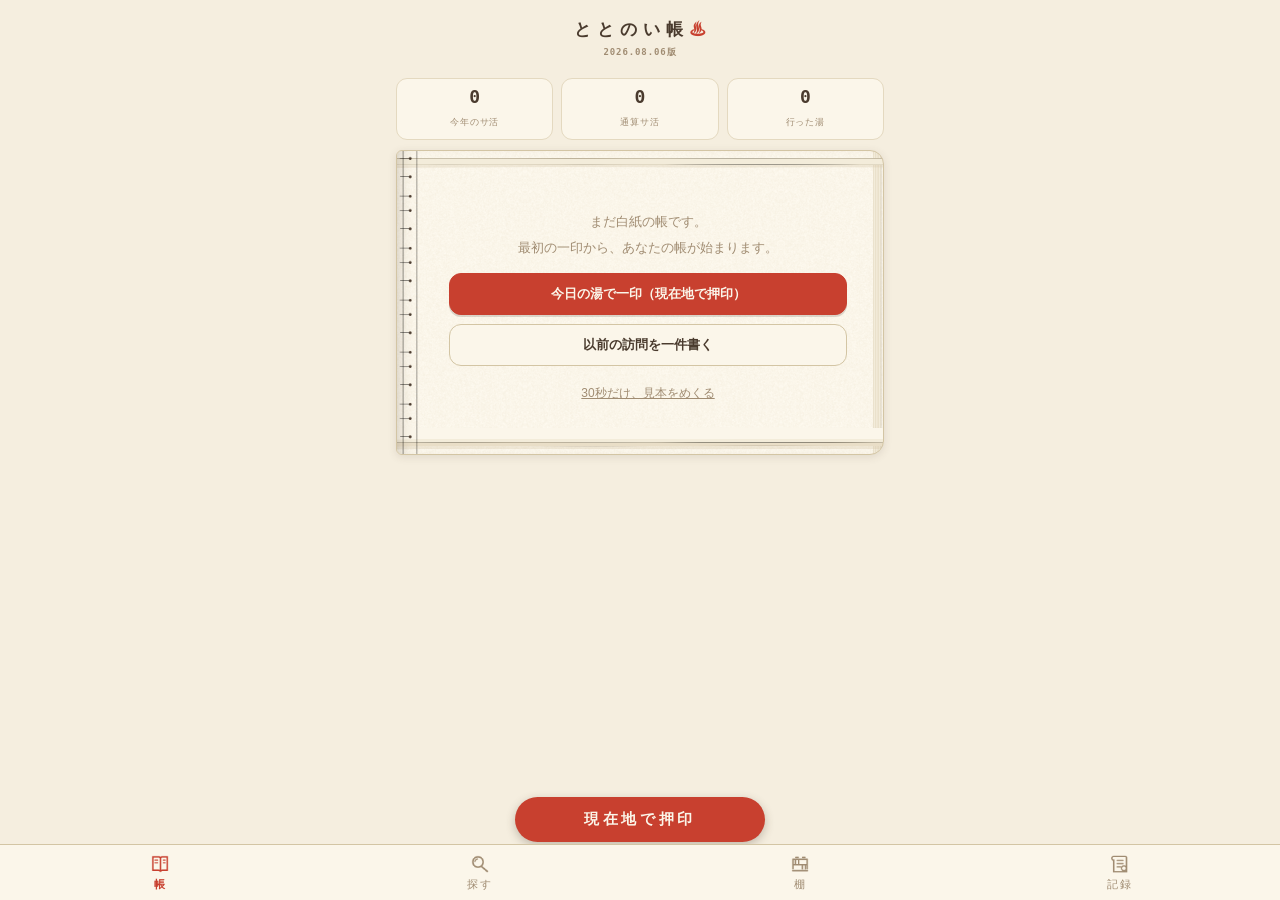
<file: totonoi/index.html>
<!DOCTYPE html>
<html lang="ja">
<head>
<meta charset="UTF-8">
<meta name="viewport" content="width=device-width, initial-scale=1, viewport-fit=cover">
<meta name="theme-color" content="#F5EEDF">
<link rel="manifest" href="manifest.json">
<link rel="apple-touch-icon" href="./apple-touch-icon.png">
<title>ととのい帳</title>
<style>
  /* 承認ビジュアルターゲット（Issue #24）準拠：和紙の帳・判子朱・金は達成のみ */
  :root{
    --bg:#F5EEDF; --paper:#FBF6EA; --paper2:#F3ECDA; --text:#4A3B2E; --mid:#6E5D4B; --muted:#A08C72;
    --line:#E4D9C0; --line2:#D3C5A4; --stamp:#C8402F; --stamp2:#D9483B; --gold:#C7973F; --ok:#6F9A63;
  }
  *{margin:0;padding:0;box-sizing:border-box;-webkit-tap-highlight-color:transparent}
  body{background:var(--bg);color:var(--text);font-family:ui-rounded,"Hiragino Maru Gothic ProN","Yu Gothic",sans-serif;
    font-size:15px;line-height:1.6;padding-bottom:132px}
  .wrap{max-width:520px;margin:0 auto;padding:0 16px}
  header{padding:calc(16px + env(safe-area-inset-top)) 0 8px;text-align:center}
  h1{font-size:17px;font-weight:800;letter-spacing:.35em;color:var(--text)}
  h1 .yu{color:var(--stamp);letter-spacing:0}
  .edition{font-family:ui-monospace,monospace;font-size:9px;color:var(--muted);letter-spacing:.1em;display:block;margin-top:2px}
  button{font-family:inherit;cursor:pointer}
  .btn{font-size:13px;font-weight:600;padding:11px 16px;border-radius:12px;border:1.5px solid var(--line2);
    background:var(--paper);color:var(--text)}
  .btn.primary{background:var(--stamp);color:#FBF6EA;border-color:var(--stamp);box-shadow:0 2px 0 rgba(74,59,46,.18)}
  .btn:disabled{opacity:.4}
  .notice{margin:10px 0 0;padding:10px 13px;border:1.5px solid var(--line);border-left:3px solid var(--ok);
    background:var(--paper);font-size:12.5px;line-height:1.7;color:var(--mid);border-radius:10px}
  .notice.err{border-left-color:var(--stamp)}
  /* ---------- 帳（パスポートページ） ---------- */
  /* 紙の造作は第4弾素材（book-skin）。レイヤー順はREADME準拠：
     綴じ(最前)→上端の紙層→下端の紙の重なり→右小口→和紙下地 */
  #book{background:var(--paper);border:1px solid var(--line2);border-radius:6px 14px 14px 6px;margin-top:10px;
    padding:24px 14px 30px 30px;position:relative;
    box-shadow:inset 12px 0 18px -14px rgba(74,59,46,.35), 0 2px 8px rgba(74,59,46,.12);
    background-image:url(art/binding-left.webp),url(art/page-edge-top.webp),url(art/page-stack-bottom.webp),url(art/page-fore-edge.webp),url(art/paper-page.webp);
    background-repeat:repeat-y,no-repeat,no-repeat,repeat-y,repeat;
    background-position:left top,top,bottom,right top,0 0;
    background-size:26px auto,100% 24px,100% 30px,12px 64px,256px 256px}
  .pageentry{display:flex;align-items:flex-start;gap:10px;margin-bottom:8px;background:none;border:none;width:100%;
    text-align:left;color:var(--text);padding:2px;border-bottom:1px dashed rgba(211,197,164,.55);position:relative}
  /* 金の栞：達成のあったページにだけ挟まる（1画面1本の原則はcalcShioriの粒度で担保） */
  .shiori{position:absolute;top:-15px;right:16px;width:30px;height:82px;z-index:1;pointer-events:none;
    background:url(art/ribbon-gold.webp) top center/100% auto no-repeat;
    writing-mode:vertical-rl;font-size:9px;font-weight:700;color:#6B4E15;letter-spacing:.16em;
    display:flex;justify-content:center;padding-top:12px;filter:drop-shadow(0 2px 3px rgba(74,59,46,.3))}
  .hero .shiori{top:-8px;right:20px}
  .pe-seal{flex-shrink:0}
  .pe-fn{font-size:10.5px;color:var(--mid);font-weight:700;letter-spacing:0}
  /* きょうの欄：行く前は空き枠、押すとここに大判が載る */
  .hero{display:block;width:100%;text-align:center;background:none;border:none;color:var(--text);font-family:inherit;padding:2px 0 12px;position:relative}
  .hero .hn{font-size:13.5px;font-weight:800;margin-top:1px}
  .hero .hrow{display:flex;justify-content:center;align-items:center;gap:12px;margin-top:2px}
  .heroslot{text-align:center;padding:8px 0 16px}
  .heroring{width:128px;height:128px;margin:4px auto 10px;border:2.5px dashed #D3C5A4;border-radius:50%;
    display:flex;align-items:center;justify-content:center;font-size:36px;color:#D8C9A8;
    font-family:'Hiragino Mincho ProN','Yu Mincho',serif}
  .heroslot p{font-size:10.5px;color:var(--muted);letter-spacing:.12em}
  /* 写真：ポラロイド枠＋マステ（第5弾素材。窓位置は polaroid-frame.webp の実測%） */
  .pol{position:relative;display:inline-block;width:238px;aspect-ratio:640/760;transform:rotate(-1deg);
    filter:drop-shadow(0 3px 5px rgba(74,59,46,.3))}
  .pol .win{position:absolute;left:13.9%;top:10.4%;width:71.9%;height:63.7%;overflow:hidden}
  .pol .win img{display:none;width:100%;height:100%;object-fit:cover}
  .pol::after{content:"";position:absolute;inset:0;pointer-events:none;
    background:url(art/polaroid-frame.webp) center/100% 100% no-repeat}
  .pol::before{content:"";position:absolute;top:-11px;left:50%;width:112px;height:34px;margin-left:-56px;z-index:2;
    transform:rotate(-4deg);background:url(art/tape-washi-a.webp) center/100% 100% no-repeat}
  .pol.b::before{transform:rotate(3deg);background-image:url(art/tape-washi-b.webp);width:100px;margin-left:-50px}
  .pe-ph{display:none;width:46px;height:46px;object-fit:cover;flex-shrink:0;align-self:center;
    border:3px solid #FFFEF8;border-radius:2px;box-shadow:0 1px 4px rgba(74,59,46,.3);transform:rotate(2.5deg)}
  /* 常連の間：初回/前回/今回の三面鏡 */
  .trio{display:grid;grid-template-columns:repeat(3,minmax(0,1fr));gap:8px;margin-top:10px}
  .tcard{background:var(--paper2);border:1.5px solid var(--line);border-radius:10px;padding:7px 6px;text-align:center;
    font-family:inherit;color:var(--text);min-width:0}
  .tlb{font-size:9px;color:var(--muted);letter-spacing:.2em}
  .td{font-family:ui-monospace,monospace;font-size:9.5px;color:var(--mid);margin-top:1px}
  .tph{display:none;width:52px;height:52px;object-fit:cover;margin:5px auto 2px;border:3px solid #FFFEF8;
    border-radius:2px;box-shadow:0 1px 3px rgba(74,59,46,.3);transform:rotate(-2deg)}
  .tph.none{display:flex;align-items:center;justify-content:center;border:none;box-shadow:none;transform:none}
  .ts{font-size:13px;font-weight:800;margin-top:2px}
  .ts small{font-size:9px;color:var(--muted);font-weight:600}
  .ts.n{font-size:9.5px;color:var(--muted);font-weight:600}
  .tn{font-size:9.5px;color:var(--mid);line-height:1.5;margin-top:2px;overflow:hidden;display:-webkit-box;
    -webkit-line-clamp:2;-webkit-box-orient:vertical;text-align:left}
  .trio.duo{grid-template-columns:repeat(2,minmax(0,1fr))}
  .goblk{margin-top:9px;border:1.5px solid var(--line);border-radius:11px;background:var(--paper2);padding:8px 12px}
  .roomdet{margin-top:9px;border:1.5px solid var(--line);border-radius:11px;background:var(--paper2);padding:8px 12px}
  .roomdet summary{font-size:11.5px;color:var(--mid);cursor:pointer;list-style:none;letter-spacing:.04em}
  .roomdet summary::-webkit-details-marker{display:none}
  .roomdet .arw{display:inline-block;font-size:9px;color:var(--muted);transition:transform .15s}
  .roomdet[open] .arw{transform:rotate(180deg)}
  .roomcard{border:1px solid var(--line2);border-radius:9px;background:var(--paper);padding:7px 11px}
  .goblk .gr{display:flex;gap:8px;font-size:12px;line-height:1.8;color:var(--mid)}
  .goblk .gl{flex-shrink:0;width:54px;font-size:10px;color:var(--muted);padding-top:3px;letter-spacing:.1em}
  .lcard{display:block;width:100%;background:var(--paper);border:1.5px solid var(--line2);border-radius:12px;
    padding:10px 12px;margin-top:8px;text-align:left;font-family:inherit;color:var(--text)}
  .vrow{display:flex;gap:7px;align-items:center;width:100%;background:none;border:none;text-align:left;
    border-bottom:1px dashed var(--line);padding:5px 2px;color:var(--mid);font-size:11.5px;font-family:inherit}
  .vrow .vd{font-size:10px;color:var(--muted);flex-shrink:0}
  .vrow .vn{flex:1;min-width:0;overflow:hidden;text-overflow:ellipsis;white-space:nowrap}
  .vrow .vsc{color:var(--stamp);font-weight:700;font-family:ui-monospace,monospace;font-size:11px;flex-shrink:0}
  .vrow-ph{width:24px;height:24px;object-fit:cover;border-radius:3px;border:2px solid #FFFEF8;
    box-shadow:0 1px 2px rgba(74,59,46,.3);display:none;flex-shrink:0}
  .obstag{background:rgba(200,64,47,.08);border-color:rgba(200,64,47,.4);color:#B0483A;font-family:inherit;margin:0 4px 4px 0}
  .axbtn{background:none;border:1px solid var(--line2);border-radius:999px;font-size:9.5px;color:var(--muted);
    padding:2px 8px;margin-left:7px;font-family:inherit;vertical-align:1px}
  .pe-side{padding-top:8px;min-width:0}
  .pe-date{font-family:ui-monospace,monospace;font-size:11px;color:var(--mid);letter-spacing:.05em}
  .pe-score{font-size:16px;font-weight:800;color:var(--text)}
  .pe-score small{font-size:10px;font-weight:600;color:var(--muted)}
  .pe-score u{text-decoration:none;border-bottom:2px solid rgba(200,64,47,.5)}
  .pe-scorerow{display:flex;align-items:center;gap:6px}
  .pe-why{font-size:10px;color:var(--muted);line-height:1.5;overflow:hidden;text-overflow:ellipsis;white-space:nowrap}
  .pe-note{font-size:11.5px;color:var(--mid);margin-top:2px;line-height:1.6;overflow:hidden;display:-webkit-box;-webkit-line-clamp:2;-webkit-box-orient:vertical}
  .pe-note.s{font-size:10.5px;-webkit-line-clamp:1}
  .pe-nth{display:inline-block;font-size:9px;color:var(--mid);border:none;
    background:url(art/visit-slip.webp) center/100% 100% no-repeat;
    padding:3px 12px 5px;margin-top:3px;letter-spacing:.15em}
  /* 最新ページ（今月）の右下だけに紙のめくれ */
  .pg{position:relative}
  .pg.cur::after{content:"";position:absolute;right:-14px;bottom:-14px;width:60px;height:60px;pointer-events:none;
    background:url(art/page-curl-latest.webp) bottom right/contain no-repeat}
  .pgdiv{border:none;height:16px;margin:14px -14px 14px -30px;
    background:url(art/page-peek.webp) center/100% 100% no-repeat}
  .empty{padding:34px 10px;text-align:center;color:var(--muted);font-size:13px;line-height:2}
  /* 1日1件の紙片（R3前半）：きょうの欄より目立たない小さな栞。金は使わない・傾きは固定 */
  .paper1{display:flex;gap:10px;align-items:center;width:calc(100% - 8px);margin:2px 4px 10px;padding:8px 12px;
    background:var(--paper2);border:1.5px solid var(--line);border-radius:10px;font:inherit;color:inherit;
    text-align:left;transform:rotate(-0.5deg);cursor:pointer}
  .paper1 .pp-ph{width:56px;height:56px;flex-shrink:0;border:3px solid #fff;box-shadow:0 1px 4px rgba(74,59,46,.18);overflow:hidden}
  .paper1 .pp-ph img{width:100%;height:100%;object-fit:cover;display:block}
  .paper1 .pp-seal{width:44px;flex-shrink:0}
  .paper1 .pp-side{flex:1;min-width:0;display:flex;flex-direction:column;gap:1px}
  .paper1 .pp-label{font-size:9.5px;color:var(--stamp);letter-spacing:.15em}
  .paper1 .pp-line{font-size:11.5px;color:var(--mid);white-space:nowrap;overflow:hidden;text-overflow:ellipsis}
  .paper1 .pp-line b{font-size:12.5px;color:var(--text)}
  .paper1 .pp-sub{font-size:11px;color:var(--muted);white-space:nowrap;overflow:hidden;text-overflow:ellipsis}
  /* 年次扉（R3後半）：一年の表紙。既存素材+CSSのみ・最大480px・分析画面にしない */
  .ydoor{position:relative;background:var(--paper);border:1.5px solid var(--line2);border-radius:13px;
    margin:12px 2px;padding:20px 14px 12px;text-align:center;max-height:480px;overflow:hidden}
  .yd-year{font-size:46px;font-weight:800;color:var(--text);letter-spacing:.1em;line-height:1.05;
    font-family:'Hiragino Mincho ProN','Yu Mincho',serif}
  .yd-sum{font-size:11.5px;color:var(--mid);letter-spacing:.18em;margin-top:3px}
  .yd-top{display:flex;align-items:center;justify-content:center;gap:12px;margin:13px auto 0;
    background:none;border:none;font:inherit;color:inherit;text-align:left;cursor:pointer;padding:0}
  .yd-topname{font-size:9.5px;color:var(--muted);letter-spacing:.12em;line-height:1.8}
  .yd-topname b{font-size:13px;color:var(--text);letter-spacing:0}
  .yd-topname small{font-size:10px;color:var(--mid)}
  .yd-ph{background:none;border:none;margin-top:10px;cursor:pointer;padding:0}
  .yd-first{display:block;background:none;border:none;border-top:1.5px dashed var(--line2);width:100%;
    margin-top:13px;padding:9px 0 2px;font:inherit;font-size:10.5px;color:var(--muted);cursor:pointer;letter-spacing:.05em}
  /* 見本モード（R4）：メモリ上の別モデルを専用オーバーレイに描く。stateには一切触れない */
  #demo{position:fixed;inset:0;z-index:210;display:none;flex-direction:column;background:var(--bg)}
  #demo.on{display:flex}
  #demo .dbar{flex-shrink:0;display:flex;align-items:center;justify-content:space-between;gap:8px;
    padding:calc(8px + env(safe-area-inset-top)) 14px 8px;background:var(--paper2);border-bottom:1.5px solid var(--line)}
  #demo .dbar b{font-size:11.5px;color:var(--mid);letter-spacing:.08em}
  #demo .dbar small{font-size:10px;color:var(--muted);margin-left:6px}
  #demo .dbar .dx{border:1px solid var(--line2);background:none;border-radius:999px;padding:4px 12px;font-size:11px;color:var(--mid)}
  #demo .dbody{flex:1;overflow-y:auto;padding:14px 16px calc(24px + env(safe-area-inset-bottom))}
  #demo .dstep{font-size:10px;color:var(--muted);letter-spacing:.15em}
  .dcard{position:relative;display:block;width:100%;text-align:center;background:var(--paper);border:1.5px solid var(--line);
    border-radius:13px;padding:14px 12px;font:inherit;color:inherit}
  .dcard.hot{border:2px dashed var(--stamp);cursor:pointer}
  .dguide{text-align:center;font-size:11.5px;color:var(--stamp);margin:10px 0 6px;letter-spacing:.1em}
  .dwm{position:absolute;top:6px;left:6px;background:rgba(74,59,46,.55);color:#FEF6E6;font-size:9px;
    padding:1px 6px;border-radius:4px;letter-spacing:.18em;z-index:2}
  .dphoto{position:relative;display:inline-block;max-width:78%;margin:8px auto 2px;border:5px solid #fff;
    border-bottom-width:16px;box-shadow:0 2px 7px rgba(74,59,46,.18);transform:rotate(-1.6deg)}
  .dphoto img{display:block;width:100%;height:auto}
  .drow{position:relative;display:flex;gap:12px;align-items:center;background:var(--paper);border:1.5px solid var(--line);
    border-radius:11px;padding:9px 12px;margin-top:9px;text-align:left}
  .dnth{font-size:9.5px;color:var(--muted);border:1px solid var(--line2);border-radius:4px;padding:0 5px;margin-left:6px}
  /* サマリー（帳の冒頭に小さく） */
  .stats{display:flex;gap:8px;margin-top:10px}
  .stats .st{flex:1;background:var(--paper);border:1.5px solid var(--line);border-radius:11px;padding:7px 4px;text-align:center}
  .stats b{font-family:ui-monospace,monospace;font-size:18px;display:block;line-height:1.25}
  .stats span{font-size:8.5px;color:var(--muted);letter-spacing:.1em}
  /* ---------- タブ・CTA ---------- */
  #ctabar{position:fixed;left:0;right:0;bottom:calc(58px + env(safe-area-inset-bottom));z-index:30;display:flex;justify-content:center;pointer-events:none}
  #stampBtn{pointer-events:auto;min-width:250px;font-size:14.5px;font-weight:800;letter-spacing:.25em;padding:13px 26px;
    border-radius:999px;border:none;background:var(--stamp);color:#FBF6EA;box-shadow:0 3px 10px rgba(74,59,46,.3)}
  nav{position:fixed;left:0;right:0;bottom:0;z-index:31;background:var(--paper);border-top:1.5px solid var(--line2);
    display:flex;padding-bottom:env(safe-area-inset-bottom)}
  nav button{flex:1;background:none;border:none;font-size:10.5px;color:var(--muted);padding:8px 0 7px;letter-spacing:.15em;line-height:1.5}
  nav button .ic{display:block;width:22px;height:22px;margin:0 auto 2px;background:currentColor;
    -webkit-mask:var(--ic) center/contain no-repeat;mask:var(--ic) center/contain no-repeat}
  nav button.on{color:var(--stamp);font-weight:700}
  .pane{display:none}.pane.on{display:block}
  /* ---------- 探す ---------- */
  .chips{display:flex;gap:6px;overflow-x:auto;padding:10px 0 2px;scrollbar-width:none}
  .chips::-webkit-scrollbar{display:none}
  .chip{flex-shrink:0;font-size:12px;font-weight:600;padding:6px 13px;border-radius:999px;border:1.5px solid var(--line2);
    background:var(--paper);color:var(--mid)}
  .chip.on{background:var(--stamp);border-color:var(--stamp);color:#FBF6EA}
  .mselrow{display:flex;gap:6px;margin-top:8px}
  .mselrow select{flex:1;min-width:0;background:var(--paper);border:1.5px solid var(--line2);border-radius:10px;
    color:var(--text);font:inherit;font-size:12px;padding:7px 8px;appearance:none;-webkit-appearance:none;
    background-image:linear-gradient(45deg,transparent 50%,var(--muted) 50%),linear-gradient(135deg,var(--muted) 50%,transparent 50%);
    background-position:calc(100% - 16px) 55%,calc(100% - 11px) 55%;background-size:5px 5px;background-repeat:no-repeat}
  #mapbox{border:1.5px solid var(--line2);border-radius:14px;overflow:hidden;margin-top:8px;
    background:#FBF1DC url(art/map-paper.webp) repeat;background-size:256px 256px}
  .ft{display:inline-block;width:12px;height:12px;background:currentColor;vertical-align:-2px;
    -webkit-mask:var(--ft) center/contain no-repeat;mask:var(--ft) center/contain no-repeat}
  .chip .ft{margin-right:3px;vertical-align:-1.5px}
  #mapbox svg{width:100%;display:block;touch-action:none}
  .maptools{display:flex;justify-content:space-between;align-items:center;margin-top:7px;gap:8px}
  .maplegend{font-size:9.5px;color:var(--muted);line-height:1.8}
  .frow{display:flex;align-items:center;gap:10px;width:100%;text-align:left;background:none;border:none;
    border-bottom:1.5px dashed var(--line);padding:10px 2px;color:var(--text);touch-action:pan-y}
  .frow .nm{flex:1;min-width:0;font-size:13.5px;overflow:hidden;text-overflow:ellipsis;white-space:nowrap}
  .frow .ct{font-family:ui-monospace,monospace;font-size:10px;color:var(--muted);flex-shrink:0;text-align:right;line-height:1.5}
  .attr{font-size:11px;letter-spacing:2px}
  .wantstar{color:var(--gold);font-size:12px;margin-left:3px}
  /* ---------- 棚 ---------- */
  .regbox{border:1.5px solid var(--line);border-radius:12px;margin-top:10px;background:var(--paper);overflow:hidden}
  .reghead{display:flex;width:100%;align-items:center;gap:9px;background:none;border:none;padding:11px 13px;
    font-size:13px;font-weight:700;color:var(--text)}
  .reghead .num{margin-left:auto;font-family:ui-monospace,monospace;font-size:11px;color:var(--muted)}
  .shelf{background:#EFE6D2 url(art/wood-back.webp) repeat;background-size:256px 256px;
    border-radius:0 0 11px 11px;padding:12px 10px 10px}
  .plank{height:11px;margin:4px -4px 14px;border-radius:2px;box-shadow:0 2px 3px rgba(74,59,46,.22);
    background:#C29055 url(art/wood-shelf.webp) repeat;background-size:256px 256px}
  .okirow{display:flex;justify-content:flex-end;align-items:flex-end;gap:14px;padding:0 12px;margin-bottom:-2px}
  .okirow img{display:block}
  .bgrid{display:grid;grid-template-columns:repeat(4,minmax(0,1fr));gap:10px 8px;margin-bottom:0}
  .bcell{background:var(--paper);border:none;border-radius:8px;padding:6px 3px 4px;text-align:center;font-family:inherit;
    color:var(--text);min-width:0;box-shadow:0 2px 3px rgba(74,59,46,.2)}
  .bcell svg{width:100%;height:auto;display:block}
  .bnm{display:block;font-size:8px;color:var(--mid);margin-top:1px;overflow:hidden;text-overflow:ellipsis;white-space:nowrap}
  .bnm.off{color:#C9B58F}
  .cnt{position:relative}
  .cntb{position:absolute;top:-2px;right:-2px;min-width:17px;height:17px;border-radius:9px;border:1.2px solid var(--text);
    background:var(--paper);font-family:ui-monospace,monospace;font-size:10px;font-weight:700;line-height:14px;padding:0 2px}
  .cntb.g{border-color:var(--gold);color:var(--gold)}
  /* 印章（家紋）：黒/透過の印影をマスクにして currentColor で染める（サ道場と同方式） */
  .km{display:block;width:100%;height:100%;background:currentColor;
    -webkit-mask:var(--km) center/contain no-repeat;mask:var(--km) center/contain no-repeat}
  .sealrow{display:grid;grid-template-columns:repeat(4,minmax(0,1fr));gap:10px 8px;margin:8px 0 14px}
  .sealcell{background:var(--paper);border-radius:8px;padding:8px 4px 6px;text-align:center;color:var(--stamp);
    box-shadow:0 2px 3px rgba(74,59,46,.2);min-width:0}
  .sealcell.new{box-shadow:0 0 0 1.5px var(--stamp),0 2px 3px rgba(74,59,46,.2)}
  .sealcell .kmw{width:44px;height:44px;margin:0 auto}
  .sealcell .sn{display:block;font-size:9.5px;color:var(--text);margin-top:4px;font-weight:700}
  .sealcell .sc2{display:block;font-family:ui-monospace,monospace;font-size:9px;color:var(--muted)}
  .stillrow{font-size:10px;color:var(--muted);line-height:2;margin:0 2px 8px}
  .stillrow button{background:none;border:none;color:var(--mid);font-family:inherit;font-size:10px;text-decoration:underline;padding:0 3px}
  .morebtn{width:100%;background:none;border:1px dashed var(--line2);border-radius:8px;color:var(--muted);
    font-family:inherit;font-size:10px;padding:6px;margin-top:8px}
  .mrow{display:flex;gap:6px;align-items:stretch}
  .mrow .morebtn{flex:1}
  .mrow .rlink{flex:0 0 auto;margin-top:8px;background:none;border:1px dashed var(--line2);border-radius:8px;color:var(--mid);
    font-family:inherit;font-size:10px;padding:6px 10px}
  /* めぐり帳（A案）：県の中だけ・本人がひらいた県だけ。数字は墨、未踏は伏せ判、金は満願まで不在 */
  .rally{background:var(--paper);border-radius:10px;padding:10px 10px 9px;margin-top:8px;box-shadow:0 2px 3px rgba(74,59,46,.2)}
  .rally .rhead{display:flex;justify-content:space-between;align-items:baseline;margin-bottom:8px}
  .rally .rhead .n{font-family:ui-monospace,monospace;font-size:15px;font-weight:700;color:var(--text)}
  .rally .rhead .n.g{color:var(--gold)}
  .rgrid{display:grid;grid-template-columns:repeat(5,minmax(0,1fr));gap:6px 5px}
  .rgrid .bcell{background:var(--paper2);padding:4px 2px 3px}
  .rgrid .bnm{font-size:7px}
  .rprog{display:flex;align-items:center;gap:10px;margin:10px 0 8px}
  .rprog b{font-size:14px;flex-shrink:0}
  .rprog b.g{color:var(--gold)}
  .rtrack{flex:1;height:5px;border-radius:3px;background:var(--line);overflow:hidden}
  .rtrack span{display:block;height:100%;background:var(--text);border-radius:3px}
  .rtrack span.g{background:var(--gold)}
  .btn.ink{background:var(--text);color:var(--paper);border-color:var(--text);width:100%}
  .rnote{display:flex;justify-content:space-between;align-items:baseline;gap:8px;font-size:10px;color:var(--muted);margin-top:8px;line-height:1.6}
  .rnote button{background:none;border:none;color:var(--mid);font-family:inherit;font-size:10px;text-decoration:underline;flex-shrink:0;
    display:inline-flex;align-items:center;min-height:44px;padding:0 4px 0 14px;margin:-14px -4px -14px 0}  /* 見た目は静かなリンクのまま、タップ領域は44px（チャッピー検品） */
  .bathrow{display:flex;gap:6px;margin-top:8px}
  .bathrow .btn{flex:1;padding:9px 4px;font-size:12.5px}
  .bathrow .btn.on{background:var(--text);color:var(--paper);border-color:var(--text)}
  /* ---------- 記録 ---------- */
  .lrow{display:flex;align-items:center;gap:10px;width:100%;text-align:left;background:var(--paper);border:1.5px solid var(--line);
    border-radius:12px;padding:10px 13px;margin-top:9px;color:var(--text)}
  .lrow .d{font-family:ui-monospace,monospace;font-size:11px;color:var(--muted);flex-shrink:0}
  .lrow .nm{flex:1;min-width:0;font-size:13.5px;font-weight:600;overflow:hidden;text-overflow:ellipsis;white-space:nowrap}
  .lrow .sc{font-family:ui-monospace,monospace;font-size:12px;color:var(--stamp);flex-shrink:0}
  .eyebrow{font-size:10px;font-weight:700;letter-spacing:.18em;color:var(--muted)}
  .sect{border-top:1.5px dashed var(--line2);margin-top:24px;padding-top:16px}
  .settext{font-size:12px;color:var(--mid);line-height:1.85;margin:8px 0 0}
  input[type=range]{width:100%;accent-color:var(--stamp)}
  .input{width:100%;font-family:inherit;font-size:14px;padding:10px 13px;border:1.5px solid var(--line2);border-radius:11px;
    background:var(--paper);color:var(--text)}
  /* ---------- シート ---------- */
  .overlay{position:fixed;inset:0;background:rgba(74,59,46,.4);display:none;align-items:flex-end;justify-content:center;z-index:50}
  .overlay.on{display:flex}
  .sheet{background:var(--paper);width:100%;max-width:520px;max-height:88vh;overflow-y:auto;overscroll-behavior:contain;
    padding:18px 18px calc(28px + env(safe-area-inset-bottom));border-radius:20px 20px 0 0;
    box-shadow:0 -6px 24px rgba(74,59,46,.2)}
  .shead{display:flex;justify-content:space-between;align-items:center;margin-bottom:12px;gap:8px}
  .xbtn{background:none;border:none;color:var(--muted);font-size:20px;line-height:1}
  .backbtn{font-size:12px;color:var(--mid);background:none;border:none;font-weight:700;padding:4px 0;
    overflow:hidden;text-overflow:ellipsis;white-space:nowrap;max-width:70%;text-align:left}
  .badge{display:inline-block;font-size:10px;font-weight:700;color:var(--mid);border:1px solid var(--line2);
    border-radius:6px;padding:1px 6px;margin-right:4px;vertical-align:1px}
  .fbtnrow{display:flex;gap:8px;margin-top:12px}
  .fbtnrow .btn{flex:1;padding:11px 4px;font-size:12.5px}
  .mono{font-family:ui-monospace,monospace}
  .nth{writing-mode:vertical-rl;font-size:11px;letter-spacing:.3em;color:var(--mid);border:1px solid var(--line2);
    background:var(--paper2);border-radius:4px;padding:10px 4px;box-shadow:1px 1px 2px rgba(74,59,46,.15)}
  .speclist{display:flex;gap:6px;margin-top:10px}
  .spec{flex:1;border:1.5px solid var(--line);border-radius:10px;padding:7px 4px;text-align:center;background:var(--paper2)}
  .spec b{display:block;font-family:ui-monospace,monospace;font-size:14px}
  .spec span{font-size:9px;color:var(--muted);letter-spacing:.08em}
  .linkrow{display:flex;gap:14px;margin-top:9px}
  .linkrow a{font-size:12px;color:#5E88A0}
  .choosebtn{display:flex;justify-content:space-between;width:100%;background:var(--paper);border:1.5px solid var(--line2);
    border-radius:12px;padding:13px 14px;margin-bottom:9px;font-size:14px;color:var(--text)}
  .choosebtn .d{color:var(--muted);font-size:11px}
  .fixrow{display:flex;gap:12px;margin-top:8px}
  .fixrow button{background:none;border:none;font-size:11.5px;color:var(--mid);text-decoration:underline;padding:2px}
  .fixrow .del{color:var(--stamp)}
  /* ---------- 押印演出 ---------- */
  #stampfx{position:fixed;inset:0;display:none;align-items:center;justify-content:center;flex-direction:column;
    pointer-events:none;z-index:99}
  #stampfx.on{display:flex}
  #stampfx .seal{animation:stampin .5s cubic-bezier(.2,1.6,.4,1)}
  #stampfx.bye .seal,#stampfx.bye .fxname{animation:stampout .5s forwards}
  .fxname{margin-top:10px;background:var(--paper);border:1.5px solid var(--line2);border-radius:999px;
    padding:6px 16px;font-size:12.5px;font-weight:700;box-shadow:0 2px 8px rgba(74,59,46,.15)}
  @keyframes stampin{0%{transform:scale(2.4);opacity:0}55%{transform:scale(0.94);opacity:1}100%{transform:scale(1)}}
  @keyframes stampout{to{opacity:0;transform:scale(0.96)}}
</style>
</head>
<body>
<div class="wrap">
  <header>
    <h1>ととのい帳<span class="yu">♨</span><span class="edition" id="edition"></span></h1>
  </header>

  <!-- 帳（ホーム）＝パスポートの査証ページ -->
  <div class="pane on" id="pane-book">
    <div class="stats" id="stats"></div>
    <div id="book"></div>
  </div>

  <!-- 探す -->
  <div class="pane" id="pane-find">
    <div class="chips" id="chips"></div>
    <div class="mselrow">
      <select id="selReg"><option value="">全国</option></select>
      <select id="selPref"><option value="">県（地方を選ぶ）</option></select>
    </div>
    <div id="mapbox"></div>
    <div class="maptools">
      <span class="maplegend">●朱=訪問済 ○=未訪問 ○金=行きたい ▢=自分の登録。タップで施設ページ、重なりは候補から選択</span>
      <button class="btn" id="mapReset" style="padding:5px 10px;font-size:11px;flex-shrink:0">全体</button>
    </div>
    <div style="display:flex;align-items:center;gap:8px;margin-top:12px">
      <span class="eyebrow" id="findTitle">近い順</span>
      <button class="btn" id="nearBtn" style="margin-left:auto;padding:6px 12px;font-size:11.5px">現在地から探す</button>
    </div>
    <div id="findlist"></div>
  </div>

  <!-- 棚 -->
  <div class="pane" id="pane-shelf">
    <p class="settext" style="margin-top:10px">集めた御朱印の棚。判子は施設ごとに違い、<b>押すまで伏せ</b>。10回通うと金の常連判。</p>
    <div id="shelfbox"></div>
  </div>

  <!-- 記録 -->
  <div class="pane" id="pane-log">
    <div style="display:flex;gap:8px;margin-top:12px">
      <button class="btn" id="manualBtn" style="flex:1">手動で記録する（施設を検索）</button>
    </div>
    <div style="display:flex;gap:8px;margin-top:8px">
      <button class="btn" id="pasteBtn" style="flex:1">リストにない湯を追加する</button>
    </div>
    <div id="logbox"></div>
    <div class="sect">
      <div class="eyebrow">元アプリから引き継ぐ</div>
      <p class="settext">この端末のSauna470s／サ道場の記録をワンタップで取り込めます。何度押しても重複しません（元アプリの写真は未対応・元アプリのデータは消えません）。</p>
      <button class="btn" id="importBtn" style="width:100%;margin-top:9px">470s・サ道場から取り込む</button>
      <button class="btn" id="impFileBtn" style="width:100%;margin-top:8px">バックアップファイルから取り込む</button>
      <input type="file" id="impFile" accept="application/json" style="display:none">
      <p class="settext" style="margin-top:6px;font-size:10px">別の端末・別のブラウザの記録は上のボタンでは読めません。元アプリで書き出したバックアップJSONを、下のボタンから読み込んでください。</p>
    </div>
    <div class="sect">
      <div class="eyebrow">バックアップ</div>
      <p class="settext" id="bkinfo"></p>
      <div style="display:flex;gap:8px;margin-top:9px">
        <button class="btn" id="bkExport" style="flex:1">書き出す</button>
        <button class="btn" id="bkImport" style="flex:1">読み込む</button>
      </div>
      <input type="file" id="bkFile" accept=".json,application/json" style="display:none">
      <p class="settext" id="bkphinfo" style="margin-top:10px"></p>
      <div style="display:flex;gap:8px;margin-top:6px">
        <button class="btn" id="bkPhExport" style="flex:1">写真を書き出す（ZIP）</button>
        <button class="btn" id="bkPhImport" style="flex:1">写真を読み込む</button>
      </div>
      <input type="file" id="bkPhFile" accept=".zip,application/zip" style="display:none">
      <input type="file" id="phFile" accept="image/*" style="display:none">
    </div>
    <div class="sect">
      <div class="eyebrow" id="radlabel"></div>
      <input type="range" min="100" max="1000" step="50" id="radius">
    </div>
    <div class="sect">
      <div class="eyebrow">利用する浴室</div>
      <div class="bathrow" id="bathrow"></div>
      <p class="settext">男湯・女湯の片方にしかサウナがない枠があります。選ぶと、めぐり帳と金の栞の数え方が「その人が入れる枠」になります。押した判子は消えません。</p>
    </div>
    <div class="sect">
      <div class="eyebrow">この帳について</div>
      <p class="settext" id="verNote"></p>
      <p style="margin-top:8px"><a href="#" onclick="window.__demoOpen();return false" style="font-size:11.5px;color:var(--muted)">見本をもう一度めくる</a></p>
    </div>
  </div>
</div>

<div id="ctabar"><button id="stampBtn">現在地で押印</button></div>

<!-- 見本モード（保存しない・stateに触れない読み取り専用オーバーレイ） -->
<div id="demo">
  <div class="dbar">
    <span><b>見本</b><small>保存されません</small></span>
    <span style="display:flex;align-items:center;gap:10px"><span class="dstep" id="demostep"></span>
      <button class="dx" onclick="window.__demoClose()">× 見本を閉じる</button></span>
  </div>
  <div class="dbody" id="demobody"></div>
</div>
<nav id="nav">
  <button data-v="book" class="on"><span class="ic" style="--ic:url(art/tab-book.webp)"></span>帳</button>
  <button data-v="find"><span class="ic" style="--ic:url(art/tab-search.webp)"></span>探す</button>
  <button data-v="shelf"><span class="ic" style="--ic:url(art/tab-shelf.webp)"></span>棚</button>
  <button data-v="log"><span class="ic" style="--ic:url(art/tab-log.webp)"></span>記録</button>
</nav>
<div id="notice" style="display:none;position:fixed;left:16px;right:16px;bottom:calc(120px + env(safe-area-inset-bottom));z-index:40"></div>

<div class="overlay" id="overlay"><div class="sheet" id="sheet"></div></div>
<div id="stampfx"></div>
<svg width="0" height="0" style="position:absolute" aria-hidden="true"><defs>
  <filter id="sealtex" x="-15%" y="-15%" width="130%" height="130%">
    <feTurbulence type="fractalNoise" baseFrequency="0.11" numOctaves="3" seed="7"/>
    <feDisplacementMap in="SourceGraphic" scale="2.6"/>
  </filter>
</defs></svg>

<script src="./catalog.js"></script>
<script>
"use strict";
const APP_VERSION = "2.0.0-beta.7";

/* ---------- 施設マスタ（catalog.js が静的配信。アプリ本体と独立にカタログだけ版を上げられる） ---------- */
if(!window.CATALOG){
  document.body.innerHTML='<p style="font-family:sans-serif;padding:40px 20px;text-align:center">施設カタログ（catalog.js）を読み込めませんでした。通信環境を確認して再読み込みしてください。</p>';
  throw new Error("catalog.js not loaded");
}
const DATA = window.CATALOG;
const EDITION = DATA.edition;  /* 施設データの版（カタログ由来。470s/サ道場と共通） */
const FACILITIES = DATA.FACILITIES, PREF = DATA.PREF, REGIONS = DATA.REGIONS, SHAPES = DATA.SHAPES;

/* ---------- 基本 ---------- */
const esc=s=>String(s??"").replace(/[&<>"']/g,c=>({"&":"&amp;","<":"&lt;",">":"&gt;",'"':"&quot;","'":"&#39;"}[c]));
const rad=d=>d*Math.PI/180;
function distance(a,b){
  const R=6371000, dLat=rad(b.lat-a.lat), dLng=rad(b.lng-a.lng);
  const x=Math.sin(dLat/2)**2+Math.cos(rad(a.lat))*Math.cos(rad(b.lat))*Math.sin(dLng/2)**2;
  return 2*R*Math.asin(Math.sqrt(x));
}
const today=()=>{ const d=new Date(); return `${d.getFullYear()}-${String(d.getMonth()+1).padStart(2,"0")}-${String(d.getDate()).padStart(2,"0")}`; };
const uid=()=>Date.now().toString(36)+Math.random().toString(36).slice(2,7);
const r1=v=>Math.round(v*10)/10;
const fmt1=v=>r1(v).toFixed(1);

/* ---------- 状態 totonoi:v1 ----------
   visits: [{id, fid, date, sc:{s:[5軸],x,why,v:2}|null, paid|null, note}] 新しい順
   wants: {fid:date}  ufacs: [{id:"u..",name,lat,lng,u:1}] */
const KEY="totonoi:v1";
let state={visits:[], wants:{}, ufacs:[], radius:300, imported:{}};
try{ const raw=localStorage.getItem(KEY); if(raw) state=Object.assign(state,JSON.parse(raw)); }catch(e){}
if(!Array.isArray(state.visits)) state.visits=[];
if(!state.wants) state.wants={};
if(!Array.isArray(state.ufacs)) state.ufacs=[];
if(!state.imported) state.imported={};
if(!state.shioriSeen) state.shioriSeen={};
if(!state.obs) state.obs={};  /* 観測層：{fid:{tags:[],memo,at}} スキーマv2 §5の第一歩 */
if(!state.rally) state.rally={};  /* めぐり帳をひらいた県 {pref:1}（A案・県ごとopt-in） */
if(state.bath!=="m"&&state.bath!=="w") state.bath=null;  /* 利用する浴室。null=指定なし（470sと同じ考え方） */
const save=()=>{ try{ localStorage.setItem(KEY,JSON.stringify(state)); }catch(e){ notify("保存に失敗しました。","err"); } };
let byId={};
function reindex(){ byId=Object.fromEntries(FACILITIES.concat(state.ufacs).map(f=>[f.id,f])); }
/* 貼り付け登録の施設は座標が空のことがある（あとで現地のGPSで確定する）。
   距離計算・地図ピンはこのガードを通してから使う */
const hasPos=f=>!!f&&typeof f.lat==="number"&&typeof f.lng==="number";
/* 住所から引いた概算座標（approx）は「だいたいの場所」でしかない。
   実測（国土地理院・カタログの実座標との比較）で、番地まで入った住所なら数十m、
   町丁目どまりだと中央値628m・最大14kmずれた。押印半径は既定300mなので、
   概算をGPS押印の判定に使うと現地にいるのに拾えない／隣を拾う。
   だから地図には出すが、GPS判定と近接重複チェックからは外す */
const exactPos=f=>hasPos(f)&&!f.approx;
reindex();
const visitsOf=fid=>state.visits.filter(v=>v.fid===fid);
const visited=fid=>visitsOf(fid).length>0;
const nthOf=v=>{ const a=visitsOf(v.fid); return a.length-a.indexOf(v); };  /* visitsは新しい順 */
const scoreTotal=sc=>r1(sc.s.reduce((a,b)=>a+(b||0),0)+(sc.x||0));
const AXES=["サウナ室","水風呂","外気浴・休憩","清潔・雰囲気","導線"];

/* ---------- 御朱印（自動生成判子。サ道場facSealの後継） ---------- */
const sealHash=s=>{ let h=0; for(const c of String(s)) h=(h*31+c.charCodeAt(0))>>>0; return h; };
/* ---------- 観測ログ（R2a）：1レコード=1部屋1観測 {room:"s1"/"w1"…, temp, at, vid}。
   履歴で積み、表示・判子は部屋ごとの最新値を採用（自分の帳では観測が勝つ。要件定義§10.3） ---------- */
function obsLog(fid){ const o=state.obs[fid]||(state.obs[fid]={tags:[],memo:""}); return o.ol||(o.ol=[]); }
function obsLatestByRoom(fid){
  const m={};
  for(const r of ((state.obs[fid]||{}).ol||[])) m[r.room]=r;  /* olは追記順＝後勝ち */
  return m;
}
function obsTemps(fid,i){
  const pre=i===0?"s":"w", m=obsLatestByRoom(fid);
  return Object.keys(m).filter(k=>k[0]===pre).sort().map(k=>m[k].temp);
}
/* 旧形式（obs.ax[i].temps=施設単位の温度配列・alpha.17）→ ol へ移行。カタログの部屋idへ順に割当て。冪等 */
function migrateObs(){
  let ch=false;
  for(const fid of Object.keys(state.obs||{})){
    const o=state.obs[fid]; if(!o||!o.ax) continue;
    [0,1].forEach(i=>{
      const t=(o.ax[i]||{}).temps; if(!t||!t.length) return;
      const pre=i===0?"s":"w";
      const rooms=((byId[fid]||{})[i===0?"saunas":"waters"]||[]).map(r=>r.id);
      t.forEach((v,j)=>obsLog(fid).push({room:rooms[j]||pre+(j+1),temp:v,at:o.at||today(),vid:null}));
      delete o.ax[i].temps; ch=true;
    });
  }
  if(ch) save();
}
/* GPS押印が成れば、その施設の座標は現地で検証されたことになる（スキーマv2 geo検証の自動化） */
function geoVerify(fid){ const o=state.obs[fid]||(state.obs[fid]={tags:[],memo:""}); o.geo={ok:1,at:today()}; }
function sealBadges(f){
  const st=obsTemps(f.id,0), wt=obsTemps(f.id,1);
  const smax=st.length?Math.max(...st):f.smax;
  const wmin=wt.length?Math.min(...wt):f.wmin;
  const b=[];
  if(smax!=null&&(smax>=110||(smax>=100&&st.length>=2))) b.push("flame2");
  else if(smax!=null&&smax>=100) b.push("flame");
  if(wmin!=null&&wmin<10) b.push("snow");
  if(f.n) b.push("moon");
  if(f.y) b.push("key");
  if(f.fee!=null&&f.fee>=3000) b.push("koban");
  return b;
}
function facSeal(f,o={}){
  const gold=o.gold, ink=o.ink||(gold?"#C7973F":"#C8402F");
  const h=sealHash(f.id), rot=(h%9)-4;
  const attr=o.size?`width="${o.size}" height="${o.size}"`:"";
  let frame;
  if(f.k==="private"||f.k==="capsule")
    frame=`<rect x="-34" y="-34" width="68" height="68" rx="6" fill="none" stroke="${ink}" stroke-width="4.5"/><rect x="-28" y="-28" width="56" height="56" fill="none" stroke="${ink}" stroke-width="1.3"/>`;
  else if(f.k==="hotel")
    frame=`<polygon points="0,-37 32,-18.5 32,18.5 0,37 -32,18.5 -32,-18.5" fill="none" stroke="${ink}" stroke-width="4.5"/><polygon points="0,-30 26,-15 26,15 0,30 -26,15 -26,-15" fill="none" stroke="${ink}" stroke-width="1.3"/>`;
  else if(f.k==="camp")
    frame=`<polygon points="0,-38 36,-10 23,36 -23,36 -36,-10" fill="none" stroke="${ink}" stroke-width="4.5"/><polygon points="0,-31 29,-8 18.5,29 -18.5,29 -29,-8" fill="none" stroke="${ink}" stroke-width="1.3"/>`;
  else
    frame=`<circle r="36" fill="none" stroke="${ink}" stroke-width="4.5"/><circle r="30" fill="none" stroke="${ink}" stroke-width="1.3"/>`;
  if(o.hidden)
    return `<svg viewBox="-45 -45 90 90" ${attr}><g opacity="0.4">${frame.replaceAll(ink,"#C9B58F")}<text y="10" text-anchor="middle" font-size="26" fill="#C9B58F" font-family="'Hiragino Mincho ProN','Yu Mincho',serif">？</text></g></svg>`;
  const ch=(f.name||"").replace(/[ 　]/g,"")[0]||"湯";
  const badge=(t,x,y,s)=>{
    const g=v=>`<g transform="translate(${x.toFixed(1)},${y.toFixed(1)}) scale(${s})">${v}</g>`;
    if(t==="flame") return g(`<path d="M0,-7 C3,-3 5,-1 5,2 C5,5.5 2.8,8 0,8 C-2.8,8 -5,5.5 -5,2 C-5,0 -4,-2 -2.5,-3.5 C-2.5,-1.5 -1,-0.5 0,-1 C-1,-3.5 -0.5,-5 0,-7Z" fill="${ink}"/>`);
    if(t==="flame2") return g(`<path transform="translate(-3.2,1) scale(0.72)" d="M0,-7 C3,-3 5,-1 5,2 C5,5.5 2.8,8 0,8 C-2.8,8 -5,5.5 -5,2 C-5,0 -4,-2 -2.5,-3.5 C-2.5,-1.5 -1,-0.5 0,-1 C-1,-3.5 -0.5,-5 0,-7Z" fill="${ink}"/><path transform="translate(2.6,0)" d="M0,-7 C3,-3 5,-1 5,2 C5,5.5 2.8,8 0,8 C-2.8,8 -5,5.5 -5,2 C-5,0 -4,-2 -2.5,-3.5 C-2.5,-1.5 -1,-0.5 0,-1 C-1,-3.5 -0.5,-5 0,-7Z" fill="${ink}"/>`);
    if(t==="snow") return g(`<g stroke="${ink}" stroke-width="1.7" stroke-linecap="round"><line y1="-6.5" y2="6.5"/><line x1="-5.6" y1="-3.2" x2="5.6" y2="3.2"/><line x1="-5.6" y1="3.2" x2="5.6" y2="-3.2"/></g>`);
    if(t==="moon") return g(`<path d="M2,-7 A7,7 0 1,0 2,7 A5.5,5.5 0 1,1 2,-7Z" fill="${ink}"/>`);
    if(t==="key") return g(`<circle r="3.2" cy="-2.5" fill="none" stroke="${ink}" stroke-width="1.7"/><rect x="-1" y="0.2" width="2" height="6.6" fill="${ink}"/><rect x="0.8" y="4" width="2.4" height="1.6" fill="${ink}"/>`);
    if(t==="koban") return g(`<ellipse rx="4.6" ry="6.4" fill="none" stroke="${ink}" stroke-width="1.8"/><line x1="-2" x2="2" stroke="${ink}" stroke-width="1.6"/>`);
    return "";
  };
  const bad=sealBadges(f);
  let bx="", chY=12, chFs=34;
  if(bad.length){
    chY=6; chFs=bad.length>=3?27:30;
    if(bad.length<=2) bx=bad.map((t,i)=>badge(t,(i-(bad.length-1)/2)*13,20,1)).join("");
    else bx=bad.map((t,i)=>{
      const a=(90+(i-(bad.length-1)/2)*24)*Math.PI/180;
      return badge(t,23.5*Math.cos(a),23.5*Math.sin(a)+0.5,0.8);
    }).join("");
  }
  const city=f.city?`<text y="-16" text-anchor="middle" font-size="${f.city.length>5?5.4:6.8}" letter-spacing="0.8" fill="${ink}">${esc(f.city)}</text>`:"";
  const body=`<g transform="rotate(${o.rot!=null?o.rot:rot})">${frame}${city}
    <text y="${chY}" text-anchor="middle" font-size="${chFs}" font-weight="800" fill="${ink}" font-family="'Hiragino Mincho ProN','Yu Mincho',serif">${esc(ch)}</text>
    ${bx}</g>`;
  if(o.bodyOnly) return body;
  return `<svg viewBox="-45 -45 90 90" ${attr}><g filter="url(#sealtex)" opacity="${o.faint?0.32:(o.op!=null?o.op:0.9)}">${body}</g></svg>`;
}

/* ---------- 通知 ---------- */
let ntfT;
function notify(msg,kind){
  const el=document.getElementById("notice");
  el.className="notice"+(kind==="err"?" err":""); el.textContent=msg; el.style.display="block";
  clearTimeout(ntfT); ntfT=setTimeout(()=>el.style.display="none",5000);
}

/* ---------- シート ---------- */
const overlay=document.getElementById("overlay"), sheetEl=document.getElementById("sheet");
const openSheet=h=>{ sheetEl.innerHTML=h; overlay.classList.add("on"); sheetEl.scrollTop=0; document.body.style.overflow="hidden"; };
const closeSheet=()=>{ overlay.classList.remove("on"); document.body.style.overflow=""; };
overlay.addEventListener("click",e=>{ if(e.target===overlay) closeSheet(); });
window.__close=closeSheet;
const sheetHead=(t,back)=>`<div class="shead">${back||`<span class="eyebrow">${esc(t)}</span>`}<button class="xbtn" onclick="window.__close()">×</button></div>`;

/* ---------- 栞（達成リワード） ----------
   原則：進捗を先に見せない。達成した瞬間に祝い、帳のそのページに金の栞が挟まる。
   対象＝県制覇（その県の470枠を全訪問）→地方制覇→全国。判定は枠（f.rank持ち）のみ */
/* 利用する浴室で「入れる枠」を絞る（470sの bathOK と同じ思想）。判定はカタログの部屋データ（saunas/waters の bath）。
   部屋データが無い枠は除外しない。枠以外（東海99湯・自分の湯）は問わない。男468枠／女410枠 */
function bathOK(f){
  if(!state.bath||!f.rank) return true;
  const rooms=(f.saunas||[]).concat(f.waters||[]);
  if(!rooms.length) return true;
  return rooms.some(r=>r.bath==="mw"||r.bath===state.bath);
}
const framesOf=pk=>FACILITIES.filter(f=>f.pref===pk&&f.rank&&bathOK(f)).sort((a,b)=>a.rank-b.rank);
function calcShiori(){
  const first={};  /* fid→最初の訪問（古い側から走査） */
  for(let i=state.visits.length-1;i>=0;i--){ const v=state.visits[i]; if(!first[v.fid]) first[v.fid]=v; }
  const out=[], doneP={};
  for(const pk in PREF){
    const fr=framesOf(pk);
    if(!fr.length||!fr.every(f=>first[f.id])) continue;
    let lastV=null;
    for(const f of fr){ const fv=first[f.id]; if(!lastV||fv.date>lastV.date) lastV=fv; }
    doneP[pk]={at:lastV.date,vid:lastV.id};
    out.push({id:"p:"+pk, label:PREF[pk].label+"を制覇", short:PREF[pk].short||PREF[pk].label, at:lastV.date, vid:lastV.id});
  }
  for(const [rn,keys] of REGIONS){
    const ks=keys.filter(k=>PREF[k]);
    if(!ks.length||!ks.every(k=>doneP[k])) continue;
    const last=ks.map(k=>doneP[k]).reduce((a,b)=>a.at>b.at?a:b);
    out.push({id:"r:"+rn, label:rn+"を制覇", short:rn.slice(0,2), at:last.at, vid:last.vid});
  }
  if(Object.keys(doneP).length===Object.keys(PREF).length&&out.length){
    const last=Object.values(doneP).reduce((a,b)=>a.at>b.at?a:b);
    out.push({id:"all", label:"全国470枠を踏破", short:"全国", at:last.at, vid:last.vid});
  }
  return out;
}
function checkShiori(){
  const got=calcShiori().filter(s=>!state.shioriSeen[s.id]);
  if(!got.length) return;
  got.forEach(s=>state.shioriSeen[s.id]=1); save();
  openSheet(sheetHead("")+`
    <div style="text-align:center;padding:12px 0 6px">
      <svg viewBox="-50 -50 100 100" width="130" height="130"><g filter="url(#sealtex)" opacity="0.92">
        <circle r="42" fill="none" stroke="#C7973F" stroke-width="5"/><circle r="35" fill="none" stroke="#C7973F" stroke-width="1.5"/>
        <text y="14" text-anchor="middle" font-size="40" font-weight="800" fill="#C7973F" font-family="'Hiragino Mincho ProN','Yu Mincho',serif">制</text>
      </g></svg>
      ${got.map(s=>`<div style="font-size:17px;font-weight:800;margin-top:6px">${esc(s.label)}</div>`).join("")}
      <p class="settext" style="margin-top:8px">おめでとうございます。帳のそのページに、金の栞が挟まりました。</p>
      <button class="btn primary" style="width:100%;margin-top:14px" onclick="window.__close()">帳を見る</button>
    </div>`);
  renderBook();
}

/* 5軸のミニレーダー（サ室/水風呂/外気浴/清潔/導線）。走り書きの五角形＋各項目の点数 */
function radarSVG(sc,size){
  const pt=(r,i)=>{const a=(-90+i*72)*Math.PI/180;return `${(r*Math.cos(a)).toFixed(1)},${(r*Math.sin(a)).toFixed(1)}`};
  const ring=r=>Array.from({length:5},(_,i)=>pt(r,i)).join(" ");
  const val=Array.from({length:5},(_,i)=>pt(28*Math.max(0.08,((sc.s[i]||0))/5),i)).join(" ");
  const lb=["サ","水","外","清","導"].map((t,i)=>{
    const a=(-90+i*72)*Math.PI/180;
    return `<text x="${(40*Math.cos(a)).toFixed(1)}" y="${(40*Math.sin(a)+3).toFixed(1)}" text-anchor="middle" font-size="9" fill="#8A7358">${t}<tspan fill="#B0483A" font-weight="700">${fmt1(sc.s[i]||0)}</tspan></text>`;
  }).join("");
  return `<svg viewBox="-52 -52 104 104" width="${size}" height="${size}" style="flex-shrink:0">
    <polygon points="${ring(28)}" fill="none" stroke="#DCCFB2" stroke-width="1"/>
    <polygon points="${ring(14)}" fill="none" stroke="#E7DCC4" stroke-width="0.8"/>
    <polygon points="${val}" fill="rgba(200,64,47,.15)" stroke="rgba(200,64,47,.65)" stroke-width="1.7" stroke-linejoin="round"/>
    ${lb}</svg>`;
}
/* 総合点の星（0.5刻み）。90点以上=5つ星、80=4、70=3…＝(点-40)/10 を0.5に丸める */
function starsSVG(total,h=13){
  const s=Math.max(0,Math.min(5,Math.round((total-40)/5)/2));
  const star="M0,-5.2 L1.55,-1.6 5.1,-1.6 2.3,0.9 3.3,4.7 0,2.5 -3.3,4.7 -2.3,0.9 -5.1,-1.6 -1.55,-1.6Z";
  let out=`<svg viewBox="0 0 62 12" width="${(h/12*62).toFixed(0)}" height="${h}" style="vertical-align:-2px">
    <defs><clipPath id="halfstar"><rect x="-6" y="-6" width="6" height="12"/></clipPath></defs>`;
  for(let i=0;i<5;i++){
    const full=s>=i+1, half=!full&&s>=i+0.5;
    out+=`<g transform="translate(${6+i*12.5},6)"><path d="${star}" fill="${full?"#C7973F":"none"}" stroke="#C7973F" stroke-width="1"/>`;
    if(half) out+=`<path d="${star}" fill="#C7973F" clip-path="url(#halfstar)"/>`;
    out+=`</g>`;
  }
  return out+"</svg>";
}

/* ---------- 帳（パスポートページ） ---------- */
/* ---------- 1日1件の紙片（R3前半・チャッピー仕様） ----------
   選定は純粋関数（日付注入でテスト可能）。優先：①過去の今日（最近年・写真>ひとこと>採点>id）
   ②この湯の前回（今日押印済みのときだけ）③日付シードで30日以上前から決定的1件（記憶リッチ優先）
   ④候補なし=null。「書きかけ」は督促になるため候補にしない。最古の一印が選ばれたときだけラベル昇格 */
function paperPick(td,visits){
  const vs=visits.filter(v=>v.date&&byId[v.fid]);
  if(!vs.length) return null;
  const oldest=vs.reduce((m,v)=>(!m||v.date<m.date||(v.date===m.date&&v.id<m.id))?v:m,null);
  const lift=(v,label)=>({v,label:v.id===oldest.id?"帳の最初の一印":label});
  const md=td.slice(5);
  /* ①過去の今日（2/29は厳密一致のみ） */
  const same=vs.filter(v=>v.date.slice(5)===md&&v.date<td);
  if(same.length){
    const yr=Math.max(...same.map(v=>+v.date.slice(0,4)));
    const c=same.filter(v=>+v.date.slice(0,4)===yr)
      .sort((a,b)=>((b.ph?1:0)-(a.ph?1:0))||((b.note?1:0)-(a.note?1:0))||((b.sc?1:0)-(a.sc?1:0))||(a.id<b.id?-1:1));
    const dy=+td.slice(0,4)-yr;
    return lift(c[0],dy===1?"去年の今日":`${dy}年前の今日`);
  }
  /* ②この湯の前回 */
  for(const tv of vs.filter(v=>v.date===td)){
    const prev=vs.find(v=>v.fid===tv.fid&&v.date<td);  /* visitsは新しい順＝直近が先に出る */
    if(prev) return lift(prev,"この湯の前回");
  }
  /* ③日付シード（30日以上前・記憶リッチ優先・決定的） */
  const cd=new Date(td); cd.setDate(cd.getDate()-30);
  const cutoff=cd.toISOString().slice(0,10);
  const old=vs.filter(v=>v.date<=cutoff);
  if(!old.length) return null;
  const rich=old.filter(v=>v.ph||v.note||v.sc);
  const pool=(rich.length?rich:old).slice().sort((a,b)=>a.date===b.date?(a.id<b.id?-1:1):(a.date<b.date?-1:1));
  return lift(pool[sealHash(td)%pool.length],"今日の紙片");
}
/* 当日キャッシュ：派生UI専用キー（totonoi:v1にもバックアップにも入れない）。日付変更か対象削除で再選定 */
function paperToday(){
  const td=today(), K="totonoi:r3-paper:v1";
  try{
    const c=JSON.parse(localStorage.getItem(K)||"null");
    if(c&&c.day===td){
      const v=state.visits.find(x=>x.id===c.vid);
      if(v) return {v,label:c.label};
    }
  }catch(e){}
  const p=paperPick(td,state.visits);
  try{ localStorage.setItem(K,JSON.stringify(p?{day:td,vid:p.v.id,label:p.label}:{day:td,vid:null,label:null})); }catch(e){}
  return p&&p.v?p:null;
}
/* ---------- 年次扉（R3後半・チャッピー仕様）：閉じた年の境目に常設される一年の表紙。
   載せるのは年号+訪問◯回◯湯／よく通った湯／この年の一枚（写真ある時だけ）／最初の一印。
   最高点と地図は載せない（扉を分析画面にしない）。集計はその年の訪問だけ・タイブレークは決定的 ---------- */
function yearDoor(yr){
  const ys=state.visits.filter(v=>(v.date||"").startsWith(yr)&&byId[v.fid]);
  if(!ys.length) return "";
  const uniq=new Set(ys.map(v=>v.fid));
  const cnt={}, last={};
  ys.forEach(v=>{ cnt[v.fid]=(cnt[v.fid]||0)+1; if(!last[v.fid]||v.date>last[v.fid]) last[v.fid]=v.date; });
  const topFid=Object.keys(cnt).sort((a,b)=>cnt[b]-cnt[a]||(last[b]<last[a]?-1:last[b]>last[a]?1:0)||(a<b?-1:1))[0];
  const tf=byId[topFid];
  const byNew=(a,b)=>a.date===b.date?(a.id<b.id?-1:1):(a.date>b.date?-1:1);
  const phv=ys.filter(v=>v.ph&&v.fid===topFid).sort(byNew)[0]||ys.filter(v=>v.ph).sort(byNew)[0]||null;
  const first=ys.slice().sort((a,b)=>a.date===b.date?(a.id<b.id?-1:1):(a.date<b.date?-1:1))[0];
  return `<hr class="pgdiv"><section class="ydoor">
    <div class="yd-year">${esc(yr)}</div>
    <div class="yd-sum">訪問${ys.length}回・${uniq.size}湯</div>
    <button class="yd-top" onclick="window.__fac('${topFid}')">
      <span style="width:78px;flex-shrink:0">${facSeal(tf,{size:78,gold:visitsOf(topFid).length>=10})}</span>
      <span class="yd-topname">よく通った湯<br><b>${esc(tf.name)}</b>　<small>${cnt[topFid]}回</small></span>
    </button>
    ${phv?`<button class="yd-ph" onclick="window.__visit('${phv.id}')"><span class="pol" style="display:none;width:150px"><span class="win"><img data-ph="${phv.id}" alt=""></span></span></button>`:""}
    <button class="yd-first" onclick="window.__visit('${first.id}')">最初の一印　${esc(first.date)}　${esc(byId[first.fid].name)}</button>
  </section>`;
}
function renderBook(){
  const yr=String(new Date().getFullYear());
  const yearN=state.visits.filter(v=>(v.date||"").startsWith(yr)).length;
  const uniq=new Set(state.visits.map(v=>v.fid));
  const joren=[...uniq].filter(id=>visitsOf(id).length>=10).length;
  document.getElementById("stats").innerHTML=`
    <div class="st"><b>${yearN}</b><span>今年のサ活</span></div>
    <div class="st"><b>${state.visits.length}</b><span>通算サ活</span></div>
    <div class="st"><b>${uniq.size}</b><span>行った湯</span></div>
    ${joren?`<div class="st"><b style="color:var(--gold)">${joren}</b><span>常連の湯</span></div>`:""}`;
  const box=document.getElementById("book");
  if(!state.visits.length){
    /* 空帳の3入口（チャッピーR4仕様：主=今日の一印／副=以前の訪問／補助=見本。同格にしない） */
    box.innerHTML=`<div class="empty" style="padding-bottom:12px">まだ白紙の帳です。<br>最初の一印から、あなたの帳が始まります。</div>
      <div style="display:flex;flex-direction:column;gap:9px;padding:0 22px">
        <button class="btn primary" onclick="document.getElementById('stampBtn').click()">今日の湯で一印（現在地で押印）</button>
        <button class="btn" onclick="window.__gotoManual()">以前の訪問を一件書く</button>
      </div>
      <p style="text-align:center;margin:14px 0 20px"><a href="#" onclick="window.__demoOpen();return false" style="font-size:12px;color:var(--muted)">30秒だけ、見本をめくる</a></p>`;
    return;
  }
  /* 帳の構成：最上部に「きょうの欄」（行く前は空き枠、押すとそこに大判が載る）、
     以下は台帳形式（左=判子・右=決まった欄）。月ごとにページ区切り。
     乱れ（傾き・横ずれ）は訪問IDのハッシュで決まる＝再描画で動かない */
  const td=today();
  const shioriByVid={};
  calcShiori().forEach(s=>{ (shioriByVid[s.vid]=shioriByVid[s.vid]||[]).push(s); });
  const shioriTag=v=>{ const sh=shioriByVid[v.id]; return sh?`<span class="shiori">${esc(sh[sh.length-1].short)}制覇</span>`:""; };
  const heroV=(state.visits[0]&&state.visits[0].date===td&&byId[state.visits[0].fid])?state.visits[0]:null;
  let heroHtml="";
  if(heroV){
    const f=byId[heroV.fid];
    const n=nthOf(heroV), total=visitsOf(heroV.fid).length, gold=total>=10;
    const t=heroV.sc?scoreTotal(heroV.sc)*4:null;
    heroHtml=`<button class="hero" onclick="window.__visit('${heroV.id}')">
      ${shioriTag(heroV)}
      <div class="pe-date">${esc(heroV.date)}　きょうの一印</div>
      <div style="width:150px;margin:2px auto">${facSeal(f,{size:150,gold,op:0.95})}</div>
      <div class="hn">${esc(f.name)}</div>
      ${heroV.sc?`<div class="hrow"><span>${starsSVG(t,16)}<br><span class="pe-score"><u>${fmt1(t)}</u><small>点</small></span></span>${radarSVG(heroV.sc,92)}</div>`:`<div class="pe-why" style="margin-top:4px">採点はあとからでも</div>`}
      ${heroV.sc&&heroV.sc.x?`<div class="pe-why">特別${heroV.sc.x>0?"+":""}${fmt1(heroV.sc.x)}${heroV.sc.why?`　${esc(heroV.sc.why)}`:""}</div>`:""}
      ${heroV.ph?`<div style="margin:10px 0 4px"><span class="pol" style="display:none"><span class="win"><img data-ph="${heroV.id}" alt=""></span></span></div>`:""}
      ${heroV.note?`<div class="pe-note" style="margin:3px 12px 0">${esc(heroV.note)}</div>`:""}
      ${heroV.paid!=null?`<div class="pe-why">支払 ¥${heroV.paid.toLocaleString()}</div>`:""}
      ${n>1?`<span class="pe-nth">${n}回目${gold?"・常連":""}</span>`:""}
    </button>`;
  }else{
    heroHtml=`<div class="heroslot"><div class="heroring">？</div><p>きょうの一印はまだ——行ったら「現在地で押印」</p></div>`;
  }
  let html="", lastMonth=null, buf="", firstPg=true;
  const flush=()=>{ if(!buf) return; html+=(html?`<hr class="pgdiv">`:"")+`<section class="pg${firstPg?" cur":""}">${buf}</section>`; firstPg=false; buf=""; };
  /* 年次扉：閉じた年へ入る直前に1枚だけ挟む（現在年には作らない）。今年の訪問がなくても過去年の前には出す */
  const curYr=td.slice(0,4), doorDone={};
  state.visits.slice(heroV?1:0).forEach((v,i)=>{
    const f=byId[v.fid]; if(!f) return;
    const vy=(v.date||"").slice(0,4);
    if(vy&&vy!==curYr&&!doorDone[vy]){ flush(); html+=yearDoor(vy); doorDone[vy]=1; lastMonth=null; }
    const mo=(v.date||"").slice(0,7);
    if(lastMonth!==null && mo!==lastMonth) flush();
    lastMonth=mo;
    const first=!heroV&&i===0;
    const size=first?96:78;
    const vh=[...v.id].reduce((a,c)=>((a*31+c.charCodeAt(0))>>>0),7);
    const rot=((sealHash(f.id)%9)-4)+((vh%9)-4);
    const dx=((vh>>3)%9)-4;
    const n=nthOf(v), total=visitsOf(v.fid).length;
    const gold=total>=10;
    buf+=`<button class="pageentry" onclick="window.__visit('${v.id}')">
      ${shioriTag(v)}
      <span class="pe-seal" style="width:${size}px;transform:translateX(${dx}px)">${facSeal(f,{size,gold,faint:n<total,rot,op:first?0.85:0.62})}</span>
      <span class="pe-side">
        <div class="pe-date">${esc(v.date)}<span class="pe-fn">　${esc(f.name)}</span></div>
        ${v.sc?`<div class="pe-scorerow"><div class="pe-score">${starsSVG(scoreTotal(v.sc)*4,first?14:12)}<br><u>${fmt1(scoreTotal(v.sc)*4)}</u><small>点</small></div>${radarSVG(v.sc,first?74:64)}</div>`:""}
        ${v.sc&&v.sc.x?`<div class="pe-why">特別${v.sc.x>0?"+":""}${fmt1(v.sc.x)}${v.sc.why?`　${esc(v.sc.why)}`:""}</div>`:""}
        ${v.note?`<div class="pe-note s">${esc(v.note)}</div>`:""}
        ${n>1?`<span class="pe-nth">${n}回目${gold?"・常連":""}</span>`:""}
      </span>
      ${v.ph?`<img class="pe-ph" data-ph="${v.id}" alt="">`:""}
    </button>`;
  });
  flush();
  html+=`<hr class="pgdiv"><div style="text-align:center;font-size:10px;color:var(--muted);letter-spacing:.2em;padding-bottom:4px">帳のはじまり</div>`;
  /* 1日1件の紙片：きょうの欄の直下・最初の月ページの手前。候補ゼロの日は余白も出さない */
  let paperHtml="";
  const pk=paperToday();
  if(pk){
    const pf=byId[pk.v.fid];
    if(pf){
      const pt=pk.v.sc?fmt1(scoreTotal(pk.v.sc)*4):null;
      paperHtml=`<button class="paper1" onclick="window.__visit('${pk.v.id}')">
        ${pk.v.ph?`<span class="pp-ph"><img data-ph="${pk.v.id}" alt=""></span>`:`<span class="pp-seal">${facSeal(pf,{size:44,op:0.45})}</span>`}
        <span class="pp-side">
          <span class="pp-label">${esc(pk.label)}</span>
          <span class="pp-line">${esc(pk.v.date)}　<b>${esc(pf.name)}</b></span>
          <span class="pp-sub">${pk.v.note?esc(pk.v.note):(pt!=null?`${pt}点`:"一回目のととのい")}</span>
        </span>
      </button>`;
    }
  }
  box.innerHTML=heroHtml+paperHtml+html;
  hydratePhotos();
}

/* ---------- 訪問詳細カード（判子タップで開く） ---------- */
window.__visit=vid=>openVisit(vid);
function openVisit(vid){
  const v=state.visits.find(x=>x.id===vid); if(!v) return;
  const f=byId[v.fid]; if(!f) return;
  const n=nthOf(v), total=visitsOf(v.fid).length;
  openSheet(sheetHead("",`<button class="backbtn" onclick="window.__fac('${f.id}')">‹ ${esc(f.name)} のページ</button>`)+`
    <div style="display:flex;gap:14px;align-items:flex-start">
      <div style="flex:1;min-width:0">
        <div class="mono" style="font-size:12px;color:var(--mid)">${esc(v.date)}</div>
        <div style="font-size:17px;font-weight:800;line-height:1.4;margin-top:2px">${esc(f.name)}</div>
        <div style="font-size:11px;color:var(--muted)">${esc(PREF[f.pref]?.label||"")}${esc(f.city?"・"+f.city:"")}</div>
      </div>
      <span class="nth">${["一","二","三","四","五","六","七","八","九","十"][Math.min(n,10)-1]||n}回目のととのい</span>
    </div>
    <div style="display:flex;justify-content:center;margin:8px 0 4px"><span style="width:150px">${facSeal(f,{size:150,gold:total>=10})}</span></div>
    ${v.sc?`<p style="text-align:center;margin:2px 0"><span class="mono" style="font-size:26px;font-weight:800;border-bottom:2.5px solid rgba(200,64,47,.5)">${fmt1(scoreTotal(v.sc)*4)}</span><span style="font-size:11px;color:var(--muted)"> /100点</span></p>
      <p style="text-align:center;margin:2px 0">${starsSVG(scoreTotal(v.sc)*4,17)}</p>
      <div style="display:flex;justify-content:center;margin:2px 0">${radarSVG(v.sc,140)}</div>
      <p style="text-align:center;font-size:10.5px;color:var(--muted)">${AXES.map((a,i)=>`${a} ${fmt1(v.sc.s[i])}`).join("　")}${v.sc.x?`　特別 ${v.sc.x>0?"+":""}${fmt1(v.sc.x)}${v.sc.why?`（${esc(v.sc.why)}）`:""}`:""}</p>`
      :`<p style="text-align:center;font-size:12px;color:var(--muted)">採点なし</p>`}
    ${v.paid!=null?`<p style="text-align:center;font-size:12px;color:var(--mid)">支払 <b>¥${v.paid.toLocaleString()}</b></p>`:""}
    ${v.ph?`<div style="text-align:center;margin:12px 0 4px"><span class="pol b" style="display:none"><span class="win"><img data-ph="${v.id}" alt=""></span></span></div>
      <p style="text-align:center"><button class="btn" style="padding:6px 12px;font-size:11px" onclick="window.__phAdd('${v.id}')">写真を差し替え</button>
      <button class="btn" style="padding:6px 12px;font-size:11px;color:var(--stamp)" onclick="window.__phDel('${v.id}')">写真を削除</button></p>`
      :`<p style="text-align:center;margin:10px 0 2px"><button class="btn" onclick="window.__phAdd('${v.id}')">📷 写真を添える</button></p>`}
    ${v.ax?`<div style="margin:10px 4px 0;border-top:1.5px dashed var(--line2);padding-top:9px">
      ${AXES.map((a,i)=>{ const c=v.ax[i]; if(!c||(!c.p&&!c.m)) return "";
        return `<div style="margin-bottom:7px">
          <div style="font-size:10.5px;color:var(--muted);letter-spacing:.08em">${a}</div>
          ${c.p?`<div style="font-size:12.5px;line-height:1.75"><span style="color:var(--ok);font-weight:700">＋</span> ${esc(c.p)}</div>`:""}
          ${c.m?`<div style="font-size:12.5px;line-height:1.75"><span style="color:var(--stamp);font-weight:700">−</span> ${esc(c.m)}</div>`:""}
        </div>`; }).join("")}
    </div>`:""}
    ${v.note?`<p style="font-size:13px;color:var(--mid);line-height:1.9;margin:10px 4px 0;border-top:1.5px dashed var(--line2);padding-top:10px">${esc(v.note)}</p>`:""}
    <div class="linkrow" style="margin-top:10px">
      <a href="#" onclick="window.__dateOpen();return false">日付を直す</a>
    </div>
    <div id="vdrow" style="display:none;gap:8px;margin-top:8px;align-items:center">
      <input id="vdate" type="date" class="input" max="${today()}" value="${esc(v.date||"")}" style="flex:1">
      <button class="btn" style="flex-shrink:0" onclick="window.__setDate('${v.id}')">この日付にする</button>
    </div>
    <div class="fbtnrow">
      <button class="btn" onclick="window.__score('${v.id}')">${v.sc?"採点・メモを編集":"採点・メモを書く"}</button>
      <button class="btn" style="color:var(--stamp)" onclick="window.__delVisit('${v.id}')">この記録を削除</button>
    </div>`);
  hydratePhotos();
}
/* 押した日を後から直す。押印は今日で入るので、行った日と押した日がずれると
   これまでは消して入れ直すしかなかった（採点・写真・ひとことも道連れになる） */
window.__dateOpen=()=>{
  const el=document.getElementById("vdrow"); if(!el) return;
  el.style.display=el.style.display==="none"?"flex":"none";
};
window.__setDate=vid=>{
  const v=state.visits.find(x=>x.id===vid); if(!v) return;
  const d=((document.getElementById("vdate")||{}).value||"").trim();
  if(!d){ notify("日付を選んでください。","err"); return; }
  if(d>today()){ notify("未来の日付には記せません。","err"); return; }
  if(d===v.date){ document.getElementById("vdrow").style.display="none"; return; }
  v.date=d;
  /* 新しい順を保つ。同じ日の中の並びは崩さない（sortは安定） */
  state.visits.sort((a,b)=>(b.date||"").localeCompare(a.date||""));
  save(); renderAll(); openVisit(vid);
  notify(`${d} に直しました。`);
};
window.__delVisit=vid=>{
  const v=state.visits.find(x=>x.id===vid); if(!v) return;
  const f=byId[v.fid];
  if(!confirm(`${f?f.name:""} ${v.date} の記録を削除しますか？`)) return;
  state.visits=state.visits.filter(x=>x.id!==vid);
  photoDel(vid);  /* 紐づく写真もIndexedDBから消す */
  save(); renderAll(); closeSheet(); notify("記録を削除しました");
};

/* ---------- 施設ページ ---------- */
window.__fac=fid=>openFac(fid);
function openFac(fid, showAll){
  const f=byId[fid]; if(!f) return;
  const vs=visitsOf(fid), total=vs.length, gold=total>=10;
  const want=!!state.wants[fid];
  const K_LABEL={onsen:"温浴施設",sento:"銭湯",private:"プライベートサウナ",capsule:"カプセル・サウナ専門",hotel:"ホテル・旅館",camp:"キャンプ・アウトドア",other:"その他"};
  const tags=[f.k?K_LABEL[f.k]:null,f.y?"事前予約制":null,f.t?"宿泊者限定":null,f.n?"深夜営業":null,f.u?"自分で登録":null].filter(Boolean);
  /* ページ構成はチャッピー設計（Issue #24）準拠：
     A身元 → B今日行けるか → C次の行動 → Dわたしの最新記録 → E常連の間 → F外部参考。
     イキタイ順位・数は主情報から外し末尾の外部参考へ */
  const specs=`<div class="speclist">
    ${f.smax!=null?`<div class="spec"><b style="color:#C75B47">${f.smax}°C</b><span>サウナ室</span></div>`:""}
    ${f.wmin!=null?`<div class="spec"><b style="color:#5E88A0">${f.wmin}°C</b><span>水風呂</span></div>`:""}
    ${f.fee!=null?`<div class="spec"><b>¥${f.fee.toLocaleString()}〜</b><span>料金</span></div>`:""}
  </div>`;
  const goRows=[["営業時間",f.hours],["定休日",f.off],["注記",f.note]].filter(([,v])=>v);
  const goblk=goRows.length?`<div class="goblk">`+goRows.map(([l,v])=>
    `<div class="gr"><span class="gl">${l}</span><span>${esc(v)}</span></div>`).join("")+`</div>`:"";
  /* B2. 部屋別データ（カタログ第2版〜）：見出しは数だけ、展開で1室1カード縦積み。旧カタログでは出ない。
     カード内は公式と私の実測を2行に分ける（R2a・観測の部屋紐付け） */
  const BATH_LABEL={m:"男湯",w:"女湯",mw:"共用"};
  const om=obsLatestByRoom(fid);
  const sn=(f.saunas||[]).length, wn=(f.waters||[]).length;
  const roomCard=(r,kind,col)=>`<div class="roomcard">
    <div style="display:flex;justify-content:space-between;align-items:baseline">
      <span style="font-size:11px;color:var(--mid)">${kind}${r.bath?`（${BATH_LABEL[r.bath]||r.bath}）`:""}</span>
      <b class="mono" style="font-size:15px;color:${col}">${r.temp}°C</b>
    </div>
    ${r.louryu?`<div style="font-size:10px;color:var(--muted);margin-top:1px">ロウリュあり</div>`:""}
    ${om[r.id]?`<div style="font-size:10px;color:var(--stamp);margin-top:1px">私の実測 <b class="mono">${om[r.id].temp}°C</b>・${esc(om[r.id].at)}</div>`:""}
  </div>`;
  const roomHead=[sn?`サウナ室 ${sn}`:null,wn?`水風呂 ${wn}`:null,
    f.rest&&f.rest.outdoor===true?"外気浴あり":(f.rest&&f.rest.outdoor===false?"外気浴なし":null)].filter(Boolean).join("・");
  const roomblk=(sn||wn)?`<details class="roomdet"><summary>${roomHead}　<span class="arw">▼</span></summary>
    <div style="display:flex;flex-direction:column;gap:6px;margin-top:8px">
      ${(f.saunas||[]).map(r=>roomCard(r,"サウナ室","#C75B47")).join("")}
      ${(f.waters||[]).map(r=>roomCard(r,"水風呂","#5E88A0")).join("")}
    </div>
    <p class="settext" style="margin-top:6px;font-size:9.5px">公式データ（${esc(EDITION)}時点）。あなたの実測は採点シートの🏷から観測に残せます</p>
  </details>`:"";
  const todayV=vs.find(v=>v.date===today());
  /* 貼り付けで登録した施設は座標が空のことがある。その状態では地図に出せないので、
     現地で座標を確定する導線を主役にし、行き先リンク（地図・探す）は座標が入るまで出さない */
  const noPos=!!f.u&&!hasPos(f);
  const approx=!!f.u&&hasPos(f)&&!!f.approx;   /* 住所から引いた概算の場所 */
  const actions=`
    <div class="fbtnrow" style="margin-top:12px">
      ${todayV?`<button class="btn primary" onclick="window.__visit('${todayV.id}')">きょうの記録をひらく</button>`
        :noPos?`<button class="btn primary" id="posbtn" onclick="window.__fixPos('${fid}',1)">現在地を登録して押印</button>`
              :`<button class="btn primary" onclick="window.__stampHere('${fid}')">ここで押印</button>`}
      <button class="btn" style="${want?"border-color:var(--gold);color:var(--gold)":""}" onclick="window.__want('${fid}')">${want?"★ 行きたい済":"☆ 行きたい"}</button>
    </div>
    ${(noPos&&todayV)||approx?`<div class="fbtnrow" style="margin-top:8px"><button class="btn" id="posbtn" onclick="window.__fixPos('${fid}',0)">現在地を登録する</button></div>`:""}
    ${noPos?`<p class="settext" style="margin-top:8px">この湯はまだ場所が入っていません。<b>その湯にいるときに${todayV?"「現在地を登録する」":"上のボタン"}を押すと、場所が決まります</b>（地図とGPS押印にも出るようになります）。</p>`:""}
    ${approx?`<p class="settext" style="margin-top:8px">場所は<b>住所から調べたおおよその位置</b>です（地図では破線）。<b>その湯にいるときに「現在地を登録する」を押すと正確になり、GPS押印でも拾えるようになります。</b></p>`:""}
    ${(noPos||approx)?`<div class="linkrow" style="margin-top:8px"><a href="#" onclick="window.__addrPos('${fid}');return false">住所から場所を入れる</a></div>`:""}
    <div class="linkrow" style="margin-top:9px">
      ${noPos?"":`<a href="https://www.google.com/maps?q=${f.lat},${f.lng}" target="_blank" rel="noopener">Googleマップで行く ↗</a>
      <a href="#" onclick="window.__findFac('${fid}');return false">探すタブで見る</a>`}
      ${todayV?`<a href="#" onclick="window.__stampHere('${fid}');return false">もう一度押印</a>`:""}
      <a href="#" onclick="window.__stampPastOpen();return false">過去の日付で記す</a>
      ${noPos&&!todayV?`<a href="#" onclick="window.__stampHere('${fid}');return false">場所を入れずに押印する</a>`:""}
    </div>
    <div id="pastrow" style="display:none;gap:8px;margin-top:8px;align-items:center">
      <input id="pastdate" type="date" class="input" max="${today()}" value="${today()}" style="flex:1">
      <button class="btn" style="flex-shrink:0" onclick="window.__stampPast('${fid}')">この日付で一印</button>
    </div>`;
  /* D. わたしの最新記録：1回目から必ず大判で出す。未採点でもひとこと・写真は独立表示 */
  const latest=vs[0];
  const latestCard=total?`<div class="sect" style="margin-top:15px;padding-top:12px"><div class="eyebrow">わたしの最新記録${total>=2?`　${nthOf(latest)}回目`:""}</div>
    <button class="lcard" onclick="window.__visit('${latest.id}')">
      <div style="display:flex;gap:12px;align-items:flex-start">
        ${latest.ph?`<span class="pol b" style="display:none;width:96px;flex-shrink:0"><span class="win"><img data-ph="${latest.id}" alt=""></span></span>`:""}
        <div style="flex:1;min-width:0">
          <div class="mono" style="font-size:11px;color:var(--muted)">${esc(latest.date)}</div>
          ${latest.sc?`<div style="margin-top:3px">${starsSVG(scoreTotal(latest.sc)*4,13)}　<span class="mono" style="font-weight:800;font-size:15px;border-bottom:2px solid rgba(200,64,47,.5)">${fmt1(scoreTotal(latest.sc)*4)}</span><small style="color:var(--muted);font-size:9px">点</small></div>`:`<div style="font-size:11px;color:var(--muted);margin-top:3px">未採点</div>`}
          ${latest.note?`<div style="font-size:12.5px;color:var(--mid);line-height:1.8;margin-top:4px">${esc(latest.note)}</div>`:""}
          ${latest.paid!=null?`<div style="font-size:10.5px;color:var(--muted);margin-top:2px">支払 ¥${latest.paid.toLocaleString()}</div>`:""}
        </div>
      </div>
    </button>
    <div style="display:flex;gap:8px;margin-top:8px">
      ${!latest.ph?`<button class="btn" style="flex:1;padding:7px;font-size:11px" onclick="window.__phAdd('${latest.id}')">📷 写真を添える</button>`:""}
      ${!latest.sc||!latest.note?`<button class="btn" style="flex:1;padding:7px;font-size:11px" onclick="window.__score('${latest.id}')">採点・ひとことを書く</button>`:""}
    </div></div>`:"";
  /* E. 常連の間（再訪から現れて育つ） */
  const chrono=vs.slice().reverse();
  const scored=chrono.filter(v=>v.sc);
  const spark=scored.length>=2?(()=>{
    const vals=scored.map(v=>scoreTotal(v.sc)*4);
    const w=280,h=52,min=Math.min(...vals),max=Math.max(...vals),span=Math.max(4,max-min);
    const px=i=>10+(w-20)*(vals.length>1?i/(vals.length-1):0), py=v=>h-12-(h-26)*(v-min)/span;
    const pts=vals.map((v,i)=>`${px(i).toFixed(1)},${py(v).toFixed(1)}`).join(" ");
    return `<div style="margin-top:6px"><svg viewBox="0 0 ${w} ${h}" width="100%" height="52">
      <polyline points="${pts}" fill="none" stroke="rgba(200,64,47,.6)" stroke-width="1.8" stroke-linejoin="round"/>
      ${vals.map((v,i)=>`<circle cx="${px(i).toFixed(1)}" cy="${py(v).toFixed(1)}" r="2.4" fill="#C8402F"/>`).join("")}
      <text x="10" y="${h-1}" font-size="9" fill="#A08C72">${fmt1(vals[0])}</text>
      <text x="${w-10}" y="${h-1}" font-size="9" text-anchor="end" font-weight="700" fill="#B0483A">${fmt1(vals[vals.length-1])}</text>
    </svg></div>`;
  })():"";
  const seen=new Set([latest?latest.id:""]);
  const duo=total>=2?`<div class="trio duo">`+[["初回",chrono[0]],["前回",vs[1]]]
    .filter(([,v])=>v&&!seen.has(v.id)&&seen.add(v.id)).map(([lb,v])=>`
    <button class="tcard" onclick="window.__visit('${v.id}')">
      <div class="tlb">${lb}</div>
      <div class="td">${esc(v.date)}</div>
      ${v.ph?`<img class="tph" data-ph="${v.id}" alt="">`:`<div class="tph none">${facSeal(f,{size:40,gold,faint:true,op:0.4})}</div>`}
      ${v.sc?`<div class="ts">${fmt1(scoreTotal(v.sc)*4)}<small>点</small></div>`:`<div class="ts n">未採点</div>`}
      ${v.note?`<div class="tn">${esc(v.note)}</div>`:""}
    </button>`).join("")+`</div>`:"";
  const shown=showAll?vs:vs.slice(0,6);
  const rows=shown.map(v=>`<button class="vrow" onclick="window.__visit('${v.id}')">
      <span class="mono vd">${esc(v.date)}</span>
      ${v.ph?`<img class="vrow-ph" data-ph="${v.id}" alt="">`:""}
      <span class="vn">${v.note?esc(v.note):""}</span>
      ${v.sc?`<span class="vsc">${fmt1(scoreTotal(v.sc)*4)}</span>`:""}
    </button>`).join("")
    +(total>6&&!showAll?`<button class="btn" style="width:100%;margin-top:7px;padding:7px;font-size:11px" onclick="window.__facAll('${fid}')">すべての訪問を見る（${total}回）</button>`:"");
  const pastNotes=chrono.filter(v=>v.note&&v.id!==latest?.id).slice(-4).reverse();
  const noteList=pastNotes.length?`<div style="margin-top:8px">`+pastNotes.map(v=>
    `<div style="font-size:11px;color:var(--mid);line-height:1.7;padding:2px 0;border-bottom:1px dashed var(--line)"><span class="mono" style="font-size:9.5px;color:var(--muted)">${esc(v.date)}</span>　${esc(v.note)}</div>`).join("")+`</div>`:"";
  const best=scored.slice().sort((a,b)=>scoreTotal(b.sc)-scoreTotal(a.sc))[0];
  const bestLine=(best&&total>=2)?`<p style="margin-top:8px;font-size:11px;color:var(--muted)">ベストの記憶　<span class="mono" style="font-size:14px;font-weight:800;color:var(--text);border-bottom:2px solid rgba(200,64,47,.5)">${fmt1(scoreTotal(best.sc)*4)}</span>点（${esc(best.date)}）</p>`:"";
  const joren=total>=2?`<div class="sect" style="margin-top:15px;padding-top:12px"><div class="eyebrow">${total>=10?"常連の間":"わたしの訪問史"}　${total}回</div>
    <div style="display:flex;gap:10px;margin-top:8px;align-items:flex-start">
      <div style="flex:1;min-width:0">${rows}</div>
      <div style="width:96px;position:relative;flex-shrink:0;height:${Math.min(total,4)*24+58}px">
        ${vs.slice(0,4).map((v,i)=>`<span style="position:absolute;right:${i*12}px;top:${i*22}px;width:${78-i*8}px">${facSeal(f,{size:78-i*8,gold,faint:i>0,rot:(sealHash(v.id)%11)-5})}</span>`).join("")}
      </div>
    </div>${spark}${duo}${noteList}${bestLine}</div>`
    :(total===1?`<div class="sect" style="margin-top:15px;padding-top:12px">${rows}</div>`:"");
  /* わたしの観測（観測層の第一歩）：サ室・水風呂の気づきをタグと自由文で。施設単位で保持 */
  const obs=state.obs[fid]||{tags:[],memo:""};
  const OBS_PRESET=["サ室2つ","水風呂2つ","薪ストーブ","セルフロウリュ","オートロウリュ","塩サウナ","スチーム","外気浴なし","ととのいイス多め","混みやすい"];
  const obsBlock=`<div class="sect" style="margin-top:15px;padding-top:12px"><div class="eyebrow">わたしの観測</div>
    <p class="settext" style="margin-top:4px">サウナ室・水風呂の数や設備、気づいたこと。公式データとは別の、自分のカタログです。実測温度（採点シートの🏷から）は判子の勲章にも反映されます</p>
    ${Object.keys(om).length?`<div style="font-size:11px;color:var(--mid);margin-top:5px"><span style="font-size:9.5px;color:var(--muted);letter-spacing:.1em">実測</span>　${Object.keys(om).sort().map(rm=>
      `<button class="badge obstag" style="font-family:ui-monospace,monospace" onclick="window.__obsTempDel('${fid}','${rm}')">${rm[0]==="s"?"サ":"水"}${rm.slice(1)} ${om[rm].temp}°C ×</button>`).join("")}</div>`:""}
    ${obs.geo?`<div style="font-size:10px;color:var(--muted);margin-top:5px">📍 位置はGPS押印で確認済み（${esc(obs.geo.at)}）</div>`:""}
    ${obs.ax?AXES.map((a,i)=>{
      const ao=obs.ax[i]||{}, at=ao.tags||[];
      if(!at.length) return "";
      return `<div style="font-size:11px;color:var(--mid);margin-top:5px"><span style="font-size:9.5px;color:var(--muted);letter-spacing:.1em">${a}</span>　${at.map((t,j)=>`<button class="badge obstag" onclick="window.__obsAxDel('${fid}',${i},${j})">${esc(t)} ×</button>`).join("")}</div>`;
    }).join(""):""}
    <div style="margin-top:7px">${obs.tags.map((t,i)=>`<button class="badge obstag" onclick="window.__obsTagDel('${fid}',${i})">${esc(t)} ×</button>`).join("")}</div>
    <div style="display:flex;gap:6px;margin-top:7px">
      <input id="obsTag" class="input" style="flex:1;padding:8px 11px;font-size:12.5px" placeholder="タグを追加（薪・2室・激熱上段など）">
      <button class="btn" style="padding:8px 14px" onclick="window.__obsTagAdd('${fid}')">追加</button>
    </div>
    <div style="margin-top:6px">${OBS_PRESET.filter(t=>!obs.tags.includes(t)).slice(0,6).map(t=>`<button class="chip" style="margin:2px 3px 0 0" onclick="window.__obsTagQuick('${fid}',this)">${esc(t)}</button>`).join("")}</div>
    <textarea id="obsMemo" class="input" rows="2" style="margin-top:8px;font-size:12.5px" placeholder="観測メモ（サ室は2段、上段100°C体感。水風呂は井戸水…）">${esc(obs.memo||"")}</textarea>
    <button class="btn" style="width:100%;margin-top:7px;padding:8px" onclick="window.__obsSave('${fid}')">観測を書き残す</button>
    ${obs.at?`<p class="settext" style="margin-top:4px;font-size:10px">最終観測：${esc(obs.at)}</p>`:""}
  </div>`;
  openSheet(sheetHead("施設のページ")+`
    <div style="display:flex;align-items:flex-start;gap:12px">
      <span style="width:76px;flex-shrink:0">${total?facSeal(f,{size:76,gold}):facSeal(f,{size:76,hidden:true})}</span>
      <div style="flex:1;min-width:0">
        <div style="font-size:17px;font-weight:800;line-height:1.4">${esc(f.name)}${want?'<span class="wantstar">★</span>':""}${gold?'<span class="badge" style="border-color:var(--gold);color:var(--gold);margin-left:6px">常連</span>':""}</div>
        <div style="font-size:11px;color:var(--muted);margin-top:2px">${esc(PREF[f.pref]?.label||"")}${esc(f.city?"・"+f.city:"")}${total?`・${total}回訪問`:""}</div>
        <div style="margin-top:6px">${tags.map(t=>`<span class="badge">${esc(t)}</span>`).join("")}</div>
      </div>
    </div>
    ${specs}
    ${goblk}
    ${roomblk}
    ${actions}
    ${total?latestCard:`<p class="settext" style="margin-top:14px">未踏。押すとこの湯の御朱印がひらきます。</p>`}
    ${joren}
    ${obsBlock}
    <div class="linkrow" style="margin-top:16px;padding-top:10px;border-top:1.5px dashed var(--line)">
      ${f.sid?`<a href="https://sauna-ikitai.com/saunas/${esc(String(f.sid))}" target="_blank" rel="noopener">サウナイキタイ${f.ikitai?`（イキタイ${f.ikitai.toLocaleString()}${f.rank?`・${f.rank}位`:""}）`:""} ↗</a>`:""}
      ${f.hp?`<a href="${esc(f.hp)}" target="_blank" rel="noopener">公式 ↗</a>`:""}
    </div>
    ${f.u?`<button class="btn" style="width:100%;margin-top:10px;color:var(--stamp)" onclick="window.__udel('${fid}')">この登録施設を削除</button>`:""}`);
  hydratePhotos();
}
window.__facAll=fid=>openFac(fid,true);
window.__obsTagAdd=fid=>{
  const inp=document.getElementById("obsTag"); const t=(inp.value||"").trim();
  if(!t) return;
  const o=state.obs[fid]||(state.obs[fid]={tags:[],memo:""});
  if(!o.tags.includes(t)) o.tags.push(t);
  o.at=today(); save(); openFac(fid); notify("タグを足しました");
};
window.__obsTagQuick=(fid,btn)=>{
  const o=state.obs[fid]||(state.obs[fid]={tags:[],memo:""});
  const t=btn.textContent.trim();
  if(!o.tags.includes(t)) o.tags.push(t);
  o.at=today(); save(); openFac(fid);
};
window.__obsTagDel=(fid,i)=>{
  const o=state.obs[fid]; if(!o) return;
  o.tags.splice(i,1); o.at=today(); save(); openFac(fid);
};
window.__obsAxDel=(fid,i,j)=>{
  const o=state.obs[fid]; if(!o||!o.ax||!o.ax[i]) return;
  o.ax[i].tags.splice(j,1); o.at=today(); save(); openFac(fid);
};
window.__obsTempDel=(fid,room)=>{
  const o=state.obs[fid]; if(!o||!o.ol) return;
  o.ol=o.ol.filter(r=>r.room!==room);  /* その部屋の観測履歴ごと消す */
  o.at=today(); save(); openFac(fid);
};
window.__obsSave=fid=>{
  const o=state.obs[fid]||(state.obs[fid]={tags:[],memo:""});
  o.memo=(document.getElementById("obsMemo").value||"").trim();
  o.at=today(); save(); openFac(fid); notify("観測を書き残しました");
};
window.__findFac=fid=>{
  const f=byId[fid]; if(!f) return;
  closeSheet(); mapFocus={lat:f.lat,lng:f.lng};
  document.querySelector('nav button[data-v="find"]').click();
};
window.__want=fid=>{
  if(state.wants[fid]) delete state.wants[fid]; else state.wants[fid]=today();
  save(); renderAll(); openFac(fid);
};
window.__udel=fid=>{
  const f=byId[fid]; if(!f||!f.u) return;
  if(!confirm(`${f.name} を削除しますか？（訪問記録も消えます）`)) return;
  state.ufacs=state.ufacs.filter(x=>x.id!==fid);
  state.visits=state.visits.filter(v=>v.fid!==fid);
  delete state.wants[fid];
  reindex(); save(); renderAll(); closeSheet(); notify("削除しました");
};

/* ---------- 押印（訪問を作る）→採点シート ---------- */
function addVisit(fid,date,past){
  const d=date||today();
  const v={id:uid(), fid, date:d, sc:null, paid:null, note:""};
  setTimeout(()=>{ if(!overlay.classList.contains("on")) checkShiori(); },3200);
  /* visitsは新しい順を保つ（過去日の記録は日付順の位置へ挿し込む。同日は新しい記録が先） */
  let i=0; while(i<state.visits.length && (state.visits[i].date||"")>d) i++;
  state.visits.splice(i,0,v);
  save(); renderAll();
  const f=byId[fid];
  stampFx(f, visitsOf(fid).length);
  setTimeout(()=>openDone(v.id,past), 1500);  /* 押印演出（約1.4秒でフェード開始）の終わり際に重ねる */
  return v;
}
/* 押印の完了画面（ペルソナテストP0-2）。以前はここで採点シートが自動で開き「宿題を渡された」感があった。
   一印そのものを完了として見せ、写真・採点は任意の次の一手として並べる（記録ファースト） */
function openDone(vid,past){
  const v=state.visits.find(x=>x.id===vid); if(!v) return;
  const f=byId[v.fid]; if(!f) return;
  const n=nthOf(v), total=visitsOf(v.fid).length, gold=total>=10;
  /* ② 今日は何が増えたか。初訪問＝湯が増えた／初めての県／3・5・10回＝常連の段。
     押すたびに「コレクションが育った」と分かるようにする。カウントアップだけで、あと何湯とは言わない */
  const others=state.visits.filter(x=>x.id!==vid);
  const nFac=new Set(state.visits.map(x=>x.fid)).size;
  const firstPref=!!f.pref&&PREF[f.pref]&&!others.some(x=>(byId[x.fid]||{}).pref===f.pref);
  let mile="";
  if(n===1) mile=`はじめての湯　<b>${nFac}湯目</b>`+(firstPref?`　・　はじめての${esc(PREF[f.pref].label)}`:"");
  else if(n===3) mile="3回目　常連への道";
  else if(n===5) mile="5回目　すっかり馴染み";
  else if(n===10) mile="10回目　<b>金の常連判</b>";
  else mile="この湯に戻ってきました";
  /* めぐり帳をひらいている県で、この一印が最後の枠だったとき——金はこの瞬間だけ */
  if(f.rank&&state.rally[f.pref]){
    const fr=framesOf(f.pref), was=new Set(others.map(x=>x.fid));
    if(fr.length&&fr.every(x=>visited(x.id))&&!fr.every(x=>was.has(x.id)))
      mile+=`<br><b style="color:var(--gold)">${esc(PREF[f.pref].label)}の湯めぐり、満願</b>`;
  }
  /* ③ この一印でひらいた印章 */
  const before=calcSeals(others), after=calcSeals(state.visits);
  const newSeals=SEALS.filter(sl=>after[sl.id]&&!before[sl.id]);
  const upSeals=SEALS.filter(sl=>after[sl.id]&&before[sl.id]&&after[sl.id]>before[sl.id]);
  openSheet(sheetHead("一印、記しました")+`
    <div style="text-align:center;padding:2px 0 4px">
      <div style="width:132px;margin:0 auto">${facSeal(f,{size:132,gold,op:0.95})}</div>
      <p style="font-size:14.5px;font-weight:800;margin-top:6px">${esc(f.name)}</p>
      <p class="mono" style="font-size:11px;color:var(--muted);margin-top:2px">${esc(v.date)}${n>1?`　${n}回目${gold?"・常連":""}`:""}</p>
      <p style="font-size:11.5px;color:var(--mid);margin-top:6px">${mile}</p>
      ${newSeals.length?`<div class="sealrow" style="grid-template-columns:repeat(${Math.min(4,newSeals.length)},72px);justify-content:center;margin:10px auto 0">`
        +newSeals.map(sl=>sealCellHTML(sl,after[sl.id],"new")).join("")+`</div><p class="settext" style="text-align:center;margin-top:4px;font-size:10px">印章がひらきました</p>`:""}
      ${!newSeals.length&&upSeals.length?`<p class="settext" style="text-align:center;margin-top:4px;font-size:10px">${upSeals.map(sl=>`${sl.name} ${after[sl.id]}湯`).join("　")}</p>`:""}
    </div>
    <div class="fbtnrow">
      <button class="btn primary" onclick="window.__close()">閉じる</button>
    </div>
    <div class="fbtnrow" style="margin-top:8px">
      <button class="btn" onclick="window.__phAdd('${v.id}')">📷 写真を添える</button>
      <button class="btn" onclick="window.__score('${v.id}')">採点・ひとことを書く</button>
    </div>
    ${past?`<div class="linkrow" style="justify-content:center;margin-top:9px"><a href="#" onclick="window.__stampAgainPast('${v.fid}','${v.date}');return false">この湯の別の日も記す</a></div>`:""}
    <p class="settext" style="text-align:center;margin-top:9px;font-size:10.5px">採点は後からでも、書かなくても構いません</p>`);
}
window.__stampHere=fid=>{ closeSheet(); addVisit(fid); };
/* 座標なしで登録した自分の施設を、現地で確定する（チャッピー実装レビューP1）。
   ufacs の同じ1件を更新する＝新規登録にはしないので、重複が生まれない */
/* 現地にいなくても、あとから住所で場所を埋められるようにする。
   登録時の貼り付け欄だけだと「その場に行かないと座標が入らない」ままになる。
   ここで入る座標も概算（approx）なので、GPS押印の判定には使わない */
window.__addrPos=fid=>{
  const uf=state.ufacs.find(x=>x.id===fid);
  if(!uf){ notify("この施設は見つかりませんでした。","err"); return; }
  openSheet(sheetHead("住所から場所を入れる",`<button class="backbtn" onclick="window.__fac('${fid}')">‹ ${esc(uf.name)} のページ</button>`)+`
    <p class="settext"><b>番地まで入れると正確に出ます。</b>ここで入る場所は「おおよその位置」として扱い、地図には破線で出ます。GPS押印の判定には使いません（その湯で「現在地を登録する」を押すと正確になります）。</p>
    <input id="apAddr" class="input" style="margin-top:9px" placeholder="例）岐阜県大垣市南頬町3-7-1" value="${esc(uf.addr||"")}">
    <div class="fbtnrow" style="margin-top:9px"><button class="btn primary" id="apbtn" onclick="window.__addrPosGo('${fid}')">住所から調べて入れる</button></div>
    <div id="apout"></div>`);
  const el=document.getElementById("apAddr"); if(el) el.focus();
};
window.__addrPosGo=async fid=>{
  const uf=state.ufacs.find(x=>x.id===fid); if(!uf) return;
  const q=((document.getElementById("apAddr")||{}).value||"").trim();
  const out=document.getElementById("apout"), btn=document.getElementById("apbtn");
  if(!q){ notify("住所を入れてください。","err"); return; }
  if(btn){ btn.disabled=true; btn.textContent="調べています…"; }
  try{
    const g=await geocodeAddr(q);
    if(!g){ if(out) out.innerHTML=`<p class="settext" style="color:var(--stamp);margin-top:8px">この住所では見つかりませんでした。番地まで入れると当たりやすくなります。</p>`; return; }
    const gr=addrGrain(q);
    uf.lat=g.lat; uf.lng=g.lng; uf.approx=1; uf.addr=q;
    reindex(); save(); renderAll();
    openFac(fid);
    notify(`「${g.title||q}」の位置を入れました（${gr.label}）。`);
  }catch(e){
    if(out) out.innerHTML=`<p class="settext" style="color:var(--stamp);margin-top:8px">住所を調べられませんでした（圏外かもしれません）。</p>`;
  }finally{
    if(btn){ btn.disabled=false; btn.textContent="住所から調べて入れる"; }
  }
};
window.__fixPos=(fid,stamp)=>{
  const uf=state.ufacs.find(x=>x.id===fid);
  if(!uf){ notify("この施設は見つかりませんでした。","err"); return; }
  const btn=document.getElementById("posbtn"), label=btn?btn.textContent:"";
  if(btn){ btn.disabled=true; btn.textContent="測位中…"; }
  navigator.geolocation.getCurrentPosition(pos=>{
    uf.lat=pos.coords.latitude; uf.lng=pos.coords.longitude;
    delete uf.approx;   /* 実測で上書きしたので概算フラグは落とす */
    lastPos={lat:uf.lat,lng:uf.lng};
    reindex(); geoVerify(fid); save(); renderAll();
    if(stamp){ closeSheet(); addVisit(fid); }
    else openFac(fid);   /* その日すでに押している場合は座標だけ確定して施設ページを描き直す */
    notify("場所を登録しました。");
  },err=>{
    if(btn){ btn.disabled=false; btn.textContent=label; }
    notify("現在地を取得できませんでした。","err");
  },{enableHighAccuracy:true,timeout:12000,maximumAge:30000});
};
/* 過去の日付で記す（ペルソナテストP0：「以前の訪問を一件書く」が今日にしか押せなかった問題） */
window.__stampPastOpen=()=>{
  const el=document.getElementById("pastrow"); if(!el) return;
  el.style.display=el.style.display==="none"?"flex":"none";
};
/* 過去日をまとめて書き起こすときの往復を減らす（拓也の2週目P1）。
   過去日押印の完了画面からだけ出す導線で、施設ページの日付欄を開いた状態に戻す。
   当日の完了画面は3択のまま＝「終われる感じ」を薄めない */
window.__stampAgainPast=(fid,d)=>{
  closeSheet(); openFac(fid);
  setTimeout(()=>{
    const row=document.getElementById("pastrow"), inp=document.getElementById("pastdate");
    if(!row||!inp) return;
    row.style.display="flex"; if(d) inp.value=d;
    row.scrollIntoView({block:"center"});
  },0);
};
window.__stampPast=fid=>{
  const d=(document.getElementById("pastdate")||{}).value;
  if(!d) return;
  if(d>today()){ notify("未来の日付には押せません。","err"); return; }
  closeSheet(); addVisit(fid,d,true);
};

/* ---------- 採点シート（サ道場スタイル：5軸×5点0.1刻み＋特別±2.5、100点換算表示） ---------- */
window.__score=vid=>openScore(vid);
/* 軸ごとの観測タグ（採点シートから施設の観測層 state.obs[fid].ax へ書く。
   訪問でなく施設の性質なので保存は即時・採点の保存とは独立。スライダー値を壊さないようDOM局所更新 */
const AX_PRESET=[
  ["薪ストーブ","セルフロウリュ","オートロウリュ","塩サウナ","スチーム","2室ある","TVなし","暗め"],
  ["シングル","地下水・井戸水","深い","2つある","バイブラ","冷たさ物足りない"],
  ["外気浴なし","寝転びイス","インフィニティ","星・空が見える","風が通る"],
  ["静か","混みやすい","新しい・綺麗","昭和レトロ","客層よい"],
  ["動線短い","露天が遠い","ロッカー使いやすい","段差多い"]];
function axObs(fid,i){
  const o=state.obs[fid]||(state.obs[fid]={tags:[],memo:""});
  o.ax=o.ax||{};
  return o.ax[i]||(o.ax[i]={tags:[]});
}
function renderAxChips(fid,i){
  const el=document.getElementById("axchips"+i); if(!el) return;
  const cur=axObs(fid,i).tags;
  el.innerHTML=cur.map(t=>`<button class="chip on" style="margin:2px 3px 0 0" onclick="window.__axTag('${fid}',${i},this)">${esc(t)}</button>`).join("")
    +AX_PRESET[i].filter(t=>!cur.includes(t)).map(t=>`<button class="chip" style="margin:2px 3px 0 0" onclick="window.__axTag('${fid}',${i},this)">${esc(t)}</button>`).join("");
}
window.__axTag=(fid,i,btn)=>{
  const t=btn.textContent.trim(), o=axObs(fid,i);
  const k=o.tags.indexOf(t);
  if(k>=0) o.tags.splice(k,1); else o.tags.push(t);
  state.obs[fid].at=today(); save(); renderAxChips(fid,i);
};
window.__axTagAdd=(fid,i)=>{
  const inp=document.getElementById("axinp"+i); const t=(inp.value||"").trim();
  if(!t) return;
  const o=axObs(fid,i);
  if(!o.tags.includes(t)) o.tags.push(t);
  state.obs[fid].at=today(); inp.value=""; save(); renderAxChips(fid,i);
};
window.__axOpen=(fid,i,btn)=>{
  const p=document.getElementById("axobs"+i);
  const show=p.style.display==="none";
  p.style.display=show?"block":"none";
  btn.textContent=show?"タグをとじる":"🏷 タグ";
  if(show) renderAxChips(fid,i);
};
/* 実測温度（サ室・水風呂のみ）。カンマ区切りで複数室。観測層に即保存し、判子の勲章が育つ */
window.__axTemp=(fid,i,vid)=>{
  const inp=document.getElementById("axtemp"+i); if(!inp) return;
  const ts=(inp.value||"").split(/[,、，\s\/]+/).map(s=>parseFloat(s))
    .filter(t=>isFinite(t)&&t>-30&&t<150).map(t=>Math.round(t*10)/10);
  const pre=i===0?"s":"w", td=today();
  const rooms=((byId[fid]||{})[i===0?"saunas":"waters"]||[]).map(r=>r.id);
  const ol=obsLog(fid);
  /* 同じ日の同じ部屋は置き換え（書き直しでログが膨れない）。カンマ順=部屋の並び（s1,s2…）に割当て */
  for(let k=ol.length-1;k>=0;k--) if(ol[k].room[0]===pre&&ol[k].at===td) ol.splice(k,1);
  ts.forEach((v,j)=>ol.push({room:rooms[j]||pre+(j+1),temp:v,at:td,vid:vid||null}));
  state.obs[fid].at=td; save();
  inp.value=ts.join(",");
  notify(ts.length?`${i===0?"サ室":"水風呂"}の実測 ${ts.join("・")}°C を観測に保存しました`:"きょうの実測温度を消しました");
};

function openScore(vid){
  const v=state.visits.find(x=>x.id===vid); if(!v) return;
  const f=byId[v.fid];
  const sc=v.sc||{s:[2.5,2.5,2.5,2.5,2.5],x:0,why:"",v:2};
  openSheet(sheetHead("採点とひとこと")+`
    <p style="font-size:14px;font-weight:800;margin:0 0 2px">${esc(f.name)}<span class="mono" style="font-size:11px;color:var(--muted)">　${esc(v.date)}</span></p>
    <p style="font-size:10.5px;color:var(--muted);margin:0 0 6px">5軸×5点（0.1刻み）＋特別加減点±2.5。合計は100点換算。基準線：竜泉寺の湯 ≒ 82点</p>
    ${AXES.map((a,i)=>`<div style="margin-top:8px">
      <div style="display:flex;justify-content:space-between;align-items:center;font-size:12.5px"><span>${a}
        <button class="axbtn" onclick="window.__axOpen('${v.fid}',${i},this)">🏷 タグ</button></span><b class="mono" id="sv${i}">${fmt1(sc.s[i])}</b></div>
      <input type="range" min="0" max="5" step="0.1" value="${sc.s[i]}" id="sx${i}">
      <div id="axobs${i}" style="display:none;margin:2px 0 4px">
        <div style="display:flex;gap:6px;margin-bottom:6px">
          <input id="axp${i}" class="input" style="flex:1;padding:6px 10px;font-size:12px" maxlength="80"
                 placeholder="＋ よかったこと" value="${esc((v.ax&&v.ax[i]&&v.ax[i].p)||"")}">
        </div>
        <div style="display:flex;gap:6px;margin-bottom:6px">
          <input id="axm${i}" class="input" style="flex:1;padding:6px 10px;font-size:12px" maxlength="80"
                 placeholder="− 気になったこと" value="${esc((v.ax&&v.ax[i]&&v.ax[i].m)||"")}">
        </div>
        <p class="settext" style="font-size:9.5px;margin:-2px 0 6px">上の2つは<b>この日の記録</b>。下のタグと温度は<b>施設の観測</b>（訪問をまたいで残る）</p>
        <div id="axchips${i}"></div>
        <div style="display:flex;gap:6px;margin-top:5px">
          <input id="axinp${i}" class="input" style="flex:1;padding:6px 10px;font-size:12px" placeholder="自由タグ（この施設の${a}について）">
          <button class="btn" style="padding:6px 12px;font-size:12px" onclick="window.__axTagAdd('${v.fid}',${i})">追加</button>
        </div>
        ${i<2?`<div style="display:flex;gap:6px;margin-top:5px;align-items:center">
          <input id="axtemp${i}" class="input" inputmode="decimal" style="flex:1;padding:6px 10px;font-size:12px" placeholder="実測温度。複数室は 100,85 のように" value="${esc(obsTemps(v.fid,i).join(","))}">
          <span style="font-size:11px;color:var(--muted);flex-shrink:0">°C</span>
          <button class="btn" style="padding:6px 12px;font-size:12px" onclick="window.__axTemp('${v.fid}',${i},'${v.id}')">保存</button>
        </div>`:""}
      </div></div>`).join("")}
    <div style="margin-top:10px;border-top:1.5px dashed var(--line2);padding-top:9px">
      <div style="display:flex;justify-content:space-between;font-size:12.5px"><span>特別加減点</span><b class="mono" id="svx">${sc.x>0?"+":""}${fmt1(sc.x)}</b></div>
      <input type="range" min="-2.5" max="2.5" step="0.1" value="${sc.x}" id="sxx">
      <input id="swhy" class="input" placeholder="特別加減点の理由（±をつけたら必須）" maxlength="60" value="${esc(sc.why||"")}" style="margin-top:6px">
    </div>
    <div style="margin-top:9px;display:flex;align-items:center;gap:8px">
      <span style="font-size:12.5px;flex-shrink:0">支払った料金</span>
      <input id="spaid" type="number" inputmode="numeric" min="0" max="200000" placeholder="任意" value="${v.paid??""}" class="input" style="text-align:right;font-family:ui-monospace,monospace">
      <span style="font-size:12px;color:var(--muted)">円</span>
    </div>
    <input id="snote" class="input" placeholder="ひとことメモ（任意）" maxlength="120" value="${esc(v.note||"")}" style="margin-top:9px">
    <p class="settext" style="margin-top:8px;font-size:10.5px">各軸の🏷タグと実測温度は施設の「わたしの観測」に保存されます（採点とは独立）。実測温度で判子の勲章が育ちます</p>
    <p style="text-align:center;margin:10px 0 2px;font-size:12px;color:var(--mid)">合計 <b class="mono" id="stot" style="font-size:24px;color:var(--stamp)">${fmt1(scoreTotal(sc)*4)}</b> <span style="font-size:11px">/100点</span></p>
    <div class="fbtnrow">
      <button class="btn primary" id="scSave">保存</button>
      <button class="btn" id="scSkip">${v.sc?"閉じる":"採点せず閉じる"}</button>
    </div>`);
  const cur=()=>({ s:AXES.map((_,i)=>r1(+document.getElementById("sx"+i).value)), x:r1(+document.getElementById("sxx").value), why:document.getElementById("swhy").value.trim(), v:2 });
  /* 軸ごとの＋/−は「その日の感想」なので訪問に持たせる（v.ax）。
     採点そのものとは別扱いにして、採点せず閉じても消えないようにする。
     空の軸は入れない＝バックアップも太らせない */
  const axCur=()=>{
    const out={};
    AXES.forEach((_,i)=>{
      const pe=document.getElementById("axp"+i), me=document.getElementById("axm"+i);
      const pv=pe?pe.value.trim():((v.ax&&v.ax[i]&&v.ax[i].p)||"");
      const mv=me?me.value.trim():((v.ax&&v.ax[i]&&v.ax[i].m)||"");
      if(pv||mv){ out[i]={}; if(pv) out[i].p=pv; if(mv) out[i].m=mv; }
    });
    return Object.keys(out).length?out:null;
  };
  const upd=()=>{ const c=cur();
    AXES.forEach((_,i)=>document.getElementById("sv"+i).textContent=fmt1(c.s[i]));
    document.getElementById("svx").textContent=(c.x>0?"+":"")+fmt1(c.x);
    document.getElementById("stot").textContent=fmt1(scoreTotal(c)*4); };
  AXES.forEach((_,i)=>document.getElementById("sx"+i).addEventListener("input",upd));
  document.getElementById("sxx").addEventListener("input",upd);
  document.getElementById("scSave").addEventListener("click",()=>{
    const c=cur();
    if(c.x!==0&&!c.why){ notify("特別加減点の理由を書いてください。","err"); return; }
    v.sc=c;
    const ax=axCur(); if(ax) v.ax=ax; else delete v.ax;
    const yen=parseInt(document.getElementById("spaid").value,10);
    v.paid=(yen>=0&&isFinite(yen))?yen:null;
    v.note=document.getElementById("snote").value.trim();
    save(); renderAll(); closeSheet(); notify("帳に書き込みました");
  });
  document.getElementById("scSkip").addEventListener("click",()=>{
    /* 採点は飛ばしてもメモ・支払・軸ごとの＋/−は拾う */
    const yen=parseInt(document.getElementById("spaid").value,10);
    if(yen>=0&&isFinite(yen)) v.paid=yen;
    const nt=document.getElementById("snote").value.trim(); if(nt) v.note=nt;
    const ax=axCur(); if(ax) v.ax=ax;
    save(); renderAll(); closeSheet();
  });
}

/* ---------- 押印演出 ---------- */
let fxT1,fxT2;
function stampFx(f,nth){
  const el=document.getElementById("stampfx");
  el.innerHTML=`<div class="seal">${facSeal(f,{size:150,gold:nth>=10})}</div>
    <div class="fxname">${esc(f.name)}　${nth}回目</div>`;
  el.classList.remove("bye"); el.classList.add("on");
  clearTimeout(fxT1); clearTimeout(fxT2);
  fxT1=setTimeout(()=>el.classList.add("bye"),1400);
  fxT2=setTimeout(()=>el.classList.remove("on","bye"),1900);
}

/* ---------- 見本モード（R4・チャッピー仕様：2湯3訪問・3タップ・保存しない） ----------
   DEMO_* はメモリ上の読み取り専用モデル。state/localStorage/IndexedDB/バックアップへ一切書かない。
   id は demo: 接頭辞（byId/visitsOf/save が受け取らない）。専用レンダラのみが描く */
const DEMO_FACS={
  "demo:f1":{id:"demo:f1",name:"見本湯・森のサウナ",city:"見本の森",k:"camp",smax:101,wmin:8},
  "demo:f2":{id:"demo:f2",name:"見本湯・まちの湯",city:"見本のまち",k:"sento",smax:88,wmin:16}};
function demoModel(){
  const ago=m=>{const d=new Date();d.setMonth(d.getMonth()-m);return d.toISOString().slice(0,10);};
  return [
    {id:"demo:v3",fid:"demo:f1",date:today(),sc:{s:[4.6,4.8,4.2,4.0,3.8],x:1.0,why:"薪の香りと雪の静けさ",v:2},
     note:"薪のはぜる音だけ。水風呂8°Cで頭が冴えた",ph:"demo-mori",nth:1},
    {id:"demo:v2",fid:"demo:f2",date:ago(4),sc:{s:[3.9,4.2,3.6,4.1,3.7],x:0,why:"",v:2},
     note:"桜の帰り道。前より水風呂が好きになった",ph:"demo-machi",nth:2},
    {id:"demo:v1",fid:"demo:f2",date:ago(7),sc:{s:[3.7,3.8,3.4,4.0,3.6],x:0,why:"",v:2},
     note:"仕事帰りに初めて。番台の常連さんに教わった湯",ph:null,nth:1}];
}
const demoSeal=(fid,size,op)=>facSeal(DEMO_FACS[fid],{size,op:op!=null?op:0.9});
const demoScore=v=>fmt1(scoreTotal(v.sc)*4);
function demoRender(step){
  const el=document.getElementById("demobody");
  document.getElementById("demostep").textContent=step===0?"":step+"/3";
  const [v3,v2,v1]=demoModel();
  if(step===0){
    el.innerHTML=`<div style="text-align:center;padding-top:14vh">
      <div class="seal" style="width:170px;margin:0 auto">${demoSeal("demo:f1",170,0.95)}</div>
      <p style="font-size:12px;color:var(--mid);margin-top:12px;letter-spacing:.1em">見本湯・森のサウナに一印</p></div>`;
    setTimeout(()=>{ if(document.getElementById("demo").classList.contains("on")&&!el.dataset.left) demoRender(1); },1200);
    return;
  }
  el.dataset.left=1;
  if(step===1){
    el.innerHTML=`<div class="dguide">この一印をひらく ↓</div>
      <button class="dcard hot" onclick="window.__demoStep(2)">
        <span class="dwm">見本</span>
        <div class="pe-date">${esc(v3.date)}　きょうの一印</div>
        <div style="width:140px;margin:2px auto">${demoSeal("demo:f1",140,0.95)}</div>
        <div class="hn">${esc(DEMO_FACS[v3.fid].name)}</div>
        <div style="margin-top:3px">${starsSVG(scoreTotal(v3.sc)*4,15)}　<b class="mono" style="font-size:16px">${demoScore(v3)}</b><small style="color:var(--muted)">点</small></div>
      </button>
      ${[v2,v1].map(v=>`<div class="drow"><span class="dwm">見本</span>
        <span style="width:64px;flex-shrink:0;opacity:${v.nth>1?0.62:0.8}">${demoSeal(v.fid,64)}</span>
        <span style="flex:1;min-width:0"><span class="pe-date">${esc(v.date)}</span><br>
          <b style="font-size:13px">${esc(DEMO_FACS[v.fid].name)}</b>${v.nth>1?`<span class="dnth">${v.nth}回目</span>`:""}<br>
          <span style="font-size:11.5px;color:var(--mid)">${esc(v.note)}</span></span>
        </div>`).join("")}
      <p class="settext" style="text-align:center;margin-top:14px">同じ「まちの湯」に2回——重ね押しできるのが、この帳の御朱印です</p>`;
  }else if(step===2){
    el.innerHTML=`<div class="dcard"><span class="dwm">見本</span>
      <div class="pe-date">${esc(v3.date)}　1回目の訪問</div>
      <div style="width:110px;margin:4px auto">${demoSeal("demo:f1",110,0.95)}</div>
      <div class="hn">${esc(DEMO_FACS[v3.fid].name)}</div>
      <div class="hrow" style="margin-top:6px"><span>${starsSVG(scoreTotal(v3.sc)*4,16)}<br><span class="pe-score"><u>${demoScore(v3)}</u><small>点</small></span></span>${radarSVG(v3.sc,92)}</div>
      <div class="pe-why">特別+${fmt1(v3.sc.x)}　${esc(v3.sc.why)}</div>
      <div class="dphoto"><span class="dwm">見本</span><img src="./art/demo-mori.webp" alt=""></div>
      <div class="pe-note" style="margin:8px 10px 0">${esc(v3.note)}</div>
      <p class="settext" style="margin-top:10px">観測（サ室101°C・水風呂8°C）で判子に<b>炎と雪</b>が付きました——記録が判子を育てます</p>
    </div>
    <div class="dguide" style="margin-top:14px">↓</div>
    <button class="btn primary" style="width:100%" onclick="window.__demoStep(3)">棚で重なりを見る</button>`;
  }else{
    el.innerHTML=`<div class="dcard"><span class="dwm">見本</span>
      <div class="eyebrow" style="margin-bottom:8px">見本の棚</div>
      <div style="display:flex;justify-content:center;gap:26px;align-items:flex-end">
        <span style="text-align:center"><span style="display:inline-block;width:84px">${demoSeal("demo:f1",84)}</span><br><small style="font-size:10px;color:var(--mid)">森のサウナ</small></span>
        <span style="text-align:center;position:relative"><span style="display:inline-block;width:84px">${demoSeal("demo:f2",84)}</span>
          <span style="position:absolute;top:-4px;right:-6px;background:var(--stamp);color:#FEF6E6;font-size:10px;width:19px;height:19px;line-height:19px;border-radius:50%">2</span><br>
          <small style="font-size:10px;color:var(--mid)">まちの湯</small></span>
      </div>
      <p class="settext" style="margin-top:10px">回数が判子に重なり、10回で金の常連判に変わります</p>
    </div>
    <p style="text-align:center;font-size:13px;color:var(--mid);margin:18px 8px 14px;line-height:2">同じ湯に通うほど、<br>帳と判子があなたのものになります。</p>
    <button class="btn primary" style="width:100%" onclick="window.__demoClose()">見本を閉じて、自分の帳を始める</button>`;
  }
}
window.__demoOpen=()=>{
  const d=document.getElementById("demo");
  delete document.getElementById("demobody").dataset.left;
  d.classList.add("on");
  demoRender(0);
};
window.__demoStep=s=>demoRender(s);
window.__demoClose=()=>{
  document.getElementById("demo").classList.remove("on");
  document.getElementById("demobody").innerHTML="";
};
window.__gotoManual=()=>{
  document.querySelector('nav button[data-v="log"]').click();
  setTimeout(()=>document.getElementById("manualBtn").click(),60);
};

/* ---------- GPS押印 ---------- */
let lastPos=null;
document.getElementById("stampBtn").addEventListener("click",()=>{
  const btn=document.getElementById("stampBtn");
  btn.disabled=true; btn.textContent="測位中…";
  navigator.geolocation.getCurrentPosition(pos=>{
    btn.disabled=false; btn.textContent="現在地で押印";
    const p={lat:pos.coords.latitude,lng:pos.coords.longitude};
    lastPos=p;
    const all=FACILITIES.concat(state.ufacs).filter(exactPos);
    const near=all.map(f=>({f,d:distance(p,f)})).filter(x=>x.d<=state.radius).sort((a,b)=>a.d-b.d);
    if(!near.length){
      const nearest=all.map(f=>({f,d:distance(p,f)})).sort((a,b)=>a.d-b.d)[0];
      openSheet(sheetHead("近くに収録施設がありません")+`
        <p class="settext">半径${state.radius}m以内に施設なし。最寄りは ${esc(nearest.f.name)}（約${Math.round(nearest.d)}m）。</p>
        <button class="btn primary" style="width:100%;margin-top:12px" onclick="window.__regHere(${p.lat},${p.lng})">この場所の施設を新規登録して押印</button>
        <div class="linkrow" style="justify-content:center;margin-top:9px"><a href="#" onclick="window.__paste();return false">リストにない湯を追加する</a></div>`);
    }else if(near.length===1){ geoVerify(near[0].f.id); addVisit(near[0].f.id); }
    else openSheet(sheetHead("どの施設にいますか？")+near.slice(0,6).map(x=>
      `<button class="choosebtn" onclick="window.__gps('${x.f.id}')"><span>${esc(x.f.name)}</span><span class="d">${Math.round(x.d)}m</span></button>`).join(""));
  },err=>{ btn.disabled=false; btn.textContent="現在地で押印"; notify("現在地を取得できませんでした。","err"); },
  {enableHighAccuracy:true,timeout:12000,maximumAge:30000});
});
window.__gps=fid=>{ closeSheet(); geoVerify(fid); addVisit(fid); };
window.__regHere=(lat,lng)=>{
  const name=(prompt("施設名を入力（枠外の湯を自由登録）")||"").trim();
  if(!name) return;
  const nf={id:"u"+Date.now(), name, lat, lng, u:1};
  state.ufacs.push(nf); reindex(); save();
  closeSheet(); addVisit(nf.id);
};

/* ---------- サウナイキタイから追加（貼り付け欄） ----------
   サウナイキタイの前段にAWS WAFのチャレンジが入るので、ブラウザからのfetchでは
   施設ページを取れない（空の200が返って「取れたように見える」のが最悪なので採らない）。
   代わりに「貼られたテキストを解釈する」方式にした。URL・ページを全選択したコピペ・
   Googleマップのリンク・素の座標、どれを貼っても読める。
   読み取れなかった項目は空のままにして推測で埋めない（実データ主義）。
   サウナイキタイidを持たせておくので、あとで正式にカタログへ収録しても押印が孤立しない */
/* PREFのlabelは「岐阜」「東京」など接尾辞なし。住所は「岐阜県」「東京都」と書かれるので両方引けるようにする */
const PREF_BY_LABEL=(()=>{ const m={}; for(const k in PREF){ const l=PREF[k].label; m[l]=k; m[l+"県"]=k; m[l+"府"]=k; m[l+"都"]=k; } return m; })();
const PREF_RE="北海道|東京都|大阪府|京都府|[^\\s]{2,3}県";
let _bySid=null;
function bySid(){ if(!_bySid){ _bySid={}; for(const f of FACILITIES) if(f.sid!=null) _bySid[f.sid]=f; } return _bySid; }

function parsePaste(txt){
  const t=String(txt||"").replace(/　/g," ");
  const out={sid:null,lat:null,lng:null,name:"",pref:"",city:"",addr:""};
  const m=t.match(/sauna-ikitai\.com\/saunas\/(\d+)/);
  if(m) out.sid=+m[1];
  /* 座標：Googleマップの各URL形と、素の「35.123456, 136.789012」。日本の範囲内だけ採る */
  for(const re of [/@(-?\d{1,3}\.\d{3,}),\s*(-?\d{1,3}\.\d{3,})/,
                   /[?&]q=(-?\d{1,3}\.\d{3,}),\s*(-?\d{1,3}\.\d{3,})/,
                   /!3d(-?\d{1,3}\.\d{3,})!4d(-?\d{1,3}\.\d{3,})/,
                   /(?:^|[^\d.\-])(-?\d{1,3}\.\d{3,})\s*,\s*(-?\d{1,3}\.\d{3,})/m]){
    const c=t.match(re); if(!c) continue;
    const la=+c[1], ln=+c[2];
    if(la>=20&&la<=46&&ln>=122&&ln<=154){ out.lat=la; out.lng=ln; break; }
  }
  /* 住所行から都道府県・市区町村（ページのコピペにだけ現れる） */
  const ad=t.match(new RegExp("("+PREF_RE+")\\s*([^\\s\\d]{1,10}?[市区町村])"));
  if(ad){ out.pref=PREF_BY_LABEL[ad[1]]||""; out.city=ad[2]; }
  /* 番地まで入った住所行をそのまま拾う。ジオコーディングの精度は住所の細かさで決まるので、
     町丁目・番地まで取れるかどうかが分かれ目になる */
  const full=t.match(new RegExp("("+PREF_RE+")[^\\n]{2,60}"));
  if(full) out.addr=full[0].replace(/\s+/g," ").trim();
  /* 施設名：住所行の直前の行を採る（サウナイキタイの施設ページの並び） */
  const lines=t.split(/\r?\n/).map(x=>x.trim()).filter(Boolean);
  const i=lines.findIndex(l=>new RegExp("^("+PREF_RE+")").test(l));
  if(i>0){
    const cand=lines[i-1];
    if(cand.length<=40&&!/^https?:/.test(cand)&&!/サウナイキタイ|イキタイ|サ活|検索|ログイン/.test(cand)) out.name=cand;
  }
  return out;
}

/* 住所→座標（国土地理院のジオコーダ。CORS許可あり・キーもライブラリも不要）。
   ここで得た座標は必ず approx=1 を付ける。実測した精度：
     都道府県＋市区町村 … 中央値2706m（30件中300m以内は2件）
     ＋町丁目          … 中央値628m（25件中300m以内は6件・最大14km）
     ＋番地            … 8m（実データ1件）
   つまり番地まで入っていないと使い物にならない。だから「概算」と明示し、
   GPS押印の判定には使わない */
async function geocodeAddr(q){
  const r=await fetch("https://msearch.gsi.go.jp/address-search/AddressSearch?q="+encodeURIComponent(q));
  if(!r.ok) throw new Error("http "+r.status);
  const j=await r.json();
  if(!Array.isArray(j)||!j.length) return null;
  const c=j[0].geometry&&j[0].geometry.coordinates;
  if(!c) return null;
  const lat=+c[1], lng=+c[0];
  if(!(lat>=20&&lat<=46&&lng>=122&&lng<=154)) return null;
  return {lat, lng, title:(j[0].properties||{}).title||""};
}
/* 住所がどれくらい細かいか。番地まであるかで精度がまるで違うので、貼り付け欄で正直に出す */
function addrGrain(q){
  if(/\d+\s*[-−ー]\s*\d+|\d+番/.test(q)) return {lv:"banchi", label:"番地まで", note:"実測では数十mの精度でした"};
  if(/丁目|[^\s]{2,}(町|条|通)/.test(q)) return {lv:"chome", label:"町丁目まで", note:"実測では中央値600mほどずれました"};
  if(/[市区町村]/.test(q)) return {lv:"city", label:"市区町村まで", note:"実測では中央値2.7kmずれました。番地まで入れてください"};
  return {lv:"none", label:"", note:""};
}
/* 住所から引いた座標の「出自」を、値そのもので持つ。
   フラグだけで持つと、手で座標を直したあとも概算のままになる（緯度だけ・経度だけの
   修正を取りこぼす）。引いたときに入力欄へ書いた文字列と、いまの入力欄を突き合わせて、
   どちらか一方でも変わっていれば「もう概算ではない＝自分で決めた座標」とみなす */
let geoGot=null;
function isApproxNow(){
  if(!geoGot) return false;
  const la=(document.getElementById("psLat")||{}).value, ln=(document.getElementById("psLng")||{}).value;
  return String(la).trim()===geoGot.lat && String(ln).trim()===geoGot.lng;
}
/* 前の住所で引いた概算座標を残したまま「見つかりません」と出すと、別の場所の座標が
   入ったまま保存されてしまう。ただし手で直した座標は消さない */
function clearApprox(){
  if(!isApproxNow()) return;
  const la=document.getElementById("psLat"), ln=document.getElementById("psLng");
  if(la) la.value=""; if(ln) ln.value="";
  geoGot=null;
}
window.__geoAddr=async ()=>{
  const el=document.getElementById("psAddr"), out=document.getElementById("psgeo");
  const q=(el&&el.value||"").trim();
  if(!q){ notify("住所を入れてください。","err"); return; }
  const btn=document.getElementById("geobtn");
  if(btn){ btn.disabled=true; btn.textContent="調べています…"; }
  try{
    const g=await geocodeAddr(q);
    if(!g){ clearApprox(); if(out) out.innerHTML=`<p class="settext" style="color:var(--stamp);margin-top:6px">この住所では見つかりませんでした。番地まで入れると当たりやすくなります。</p>`; return; }
    const la=g.lat.toFixed(6), ln=g.lng.toFixed(6);
    document.getElementById("psLat").value=la;
    document.getElementById("psLng").value=ln;
    geoGot={lat:la, lng:ln};
    const gr=addrGrain(q);
    if(out) out.innerHTML=`<p class="settext" style="margin-top:6px">「${esc(g.title||q)}」の位置を入れました（<b>${gr.label}の住所</b>。${esc(gr.note)}）。<br><b>これはおおよその場所です。</b>地図には破線で出て、GPS押印の判定には使いません。次にその湯へ行って「現在地を登録する」を押せば正確になります。</p>`;
  }catch(e){
    clearApprox();
    if(out) out.innerHTML=`<p class="settext" style="color:var(--stamp);margin-top:6px">住所を調べられませんでした（圏外かもしれません）。空のままでも登録できます。</p>`;
  }finally{
    if(btn){ btn.disabled=false; btn.textContent="住所から場所を調べる"; }
  }
};

window.__paste=pre=>{
  geoGot=null; psR=null; psForceKey=null;
  openSheet(sheetHead("リストにない湯を追加")+`
    <p class="settext"><b>湯の名前だけでも登録できます。</b>サウナイキタイのURL・ページを全選択したコピペ・Googleマップのリンク・住所や座標を一緒に貼れば、そのぶん自動で埋まります。</p>
    <textarea id="pstx" class="input" rows="4" style="margin-top:9px;resize:vertical;line-height:1.6" placeholder="例）大垣サウナ&#10;https://sauna-ikitai.com/saunas/12345"></textarea>
    <div class="fbtnrow" style="margin-top:9px"><button class="btn primary" onclick="window.__psRead()">読み取る</button></div>
    <div id="psout" style="margin-top:10px"></div>`);
  const el=document.getElementById("pstx");
  if(pre&&el) el.value=pre;
  if(el) el.focus();
};

function psRow(f,note){
  return `<button class="frow" style="margin-top:8px" onclick="window.__fac('${f.id}')">
    <span class="nm">${esc(f.name)}</span>
    <span class="ct">${esc(PREF[f.pref]?.label||"")}${esc(f.city?"・"+f.city:"")}${note?"<br>"+esc(note):""}</span></button>`;
}

/* 名前の突き合わせ用の正規化。表記ゆれ（空白・中黒・全角半角・大小文字）を吸収する。
   同名の別施設は現実にあるので自動統合はしない——候補を見せて、人に決めてもらう */
function normName(x){
  return String(x||"").normalize("NFKC").toLowerCase().replace(/[\s・（）()\-−ー–—.,／\/]/g,"");
}
function nameMatches(name){
  const n=normName(name);
  if(n.length<2) return [];
  return FACILITIES.concat(state.ufacs).filter(f=>{
    const m=normName(f.name);
    if(m.length<2) return false;
    return m===n || m.includes(n) || n.includes(m);
  }).slice(0,6);
}
/* 「別の湯として追加する」は、そのとき見せた名前に対する承認。真偽値で持つと、
   承認後にフォームで別名へ書き換えたときまで検査を素通りしてしまう。
   承認した正規化名だけを覚えて、保存時の名前が変わっていたら検査をやり直す */
let psR=null, psForceKey=null;

function psFormHTML(r){
  const prefOpts=Object.keys(PREF).map(k=>`<option value="${k}"${k===r.pref?" selected":""}>${PREF[k].label}</option>`).join("");
  return `
    <div class="eyebrow">読み取った内容</div>
    <p class="settext">違うところは直してください。空のままでも登録できます。</p>
    <input id="psName" class="input" style="margin-top:8px" placeholder="施設名（必須）" value="${esc(r.name)}">
    <select id="psPref" class="input" style="margin-top:8px"><option value="">都道府県（任意）</option>${prefOpts}</select>
    <input id="psCity" class="input" style="margin-top:8px" placeholder="市区町村（任意）" value="${esc(r.city)}">
    <input id="psAddr" class="input" style="margin-top:8px" placeholder="住所（番地まで入れると正確に出ます）" value="${esc(r.addr||"")}">
    <div class="fbtnrow" style="margin-top:8px"><button class="btn" id="geobtn" onclick="window.__geoAddr()">住所から場所を調べる</button></div>
    <div id="psgeo"></div>
    <div style="display:flex;gap:8px;margin-top:8px">
      <input id="psLat" class="input" style="flex:1" inputmode="decimal" placeholder="緯度（任意）" value="${r.lat!=null?r.lat:""}">
      <input id="psLng" class="input" style="flex:1" inputmode="decimal" placeholder="経度（任意）" value="${r.lng!=null?r.lng:""}">
    </div>
    <p class="settext" style="margin-top:6px">${r.lat!=null
      ?"座標を読み取りました。"
      :"<b>座標は読み取れていません。</b>上の住所から調べるか、空のままでも登録できます（記録はできて、地図に出ないだけ）。次にその湯へ行ってGPSで押印すれば確定します。"}</p>
    ${r.sid!=null?`<p class="settext" style="margin-top:6px">サウナイキタイ #${r.sid} として覚えます。あとで正式に収録されても、押した判子は引き継がれます。</p>`:""}
    <div class="fbtnrow" style="margin-top:10px">
      <button class="btn primary" onclick="window.__psSave(${r.sid==null?"null":r.sid})">この湯を追加する</button>
    </div>
    <div id="pswarn"></div>`;
}
/* 同名候補の提示。既存を開くのが主で、追加は明示操作にする。
   fromForm=true は保存時の警告（入力済みのフォームを壊さずに承認だけ受ける） */
function psCandHTML(cands, msg, fromForm){
  return `<p class="settext">${msg}</p>`+cands.map(f=>psRow(f)).join("")
    +`<div class="fbtnrow" style="margin-top:9px"><button class="btn" onclick="window.__psAnyway(${fromForm?1:0})">別の湯として追加する</button></div>`;
}
window.__psAnyway=fromForm=>{
  if(fromForm){
    /* いま入力されている名前に対する承認。フォームは描き直さない */
    const nm=((document.getElementById("psName")||{}).value||"").trim();
    psForceKey=normName(nm);
    const w=document.getElementById("pswarn"); if(w) w.innerHTML="";
    notify("別の湯として追加します。もう一度「この湯を追加する」を押してください。");
    return;
  }
  psForceKey=normName((psR&&psR.name)||"");
  const out=document.getElementById("psout");
  if(out&&psR) out.innerHTML=psFormHTML(psR);
};

window.__psRead=()=>{
  const out=document.getElementById("psout"); if(!out) return;
  geoGot=null; psForceKey=null;
  const raw=(document.getElementById("pstx")||{}).value||"";
  const r=parsePaste(raw);
  if(!raw.trim()){
    out.innerHTML=`<p class="settext" style="color:var(--stamp)">湯の名前を入れるか、サウナイキタイのURLを貼ってください。</p>`;
    return;
  }
  /* URLも住所もなくても、書かれた名前だけで登録できる。
     サウナイキタイを開かずに「名前は覚えている」だけで記録を始められるようにする */
  if(!r.name){
    const first=raw.split(/\r?\n/).map(x=>x.trim())
      .find(x=>x&&!/^https?:/.test(x)&&x.length<=40&&!/サウナイキタイ|イキタイ|サ活|検索|ログイン/.test(x));
    if(first) r.name=first;
  }
  psR=r;
  /* すでにある湯なら、登録させずにそのページへ送る（重複を作らせない） */
  if(r.sid!=null){
    const hit=bySid()[r.sid];
    if(hit){ out.innerHTML=`<p class="settext">この湯は<b>すでに収録されています</b>。</p>`+psRow(hit); return; }
    const mine=state.ufacs.find(f=>f.sid===r.sid);
    if(mine){ out.innerHTML=`<p class="settext">この湯は<b>すでに自分で登録済み</b>です。</p>`+psRow(mine); return; }
  }
  /* URLが無いときは名前で照合する。ここを素通りすると、収録済みの湯が
     別idで二重に増えて判子・訪問・行きたいが分裂する */
  const cands=r.name?nameMatches(r.name):[];
  if(cands.length){
    out.innerHTML=psCandHTML(cands, `同じ名前の湯が<b>すでにあります</b>。こちらではありませんか？`);
    return;
  }
  out.innerHTML=psFormHTML(r);
};
window.__psSave=(sid,force)=>{
  const g=id=>(document.getElementById(id)||{}).value||"";
  const name=g("psName").trim();
  if(!name){ notify("施設名を入れてください。","err"); return; }
  /* 承認は「そのとき見せた名前」に対してのみ有効。書き換えられていたら検査し直す */
  if(psForceKey===null||normName(name)!==psForceKey){
    const c=nameMatches(name);
    if(c.length){
      const w=document.getElementById("pswarn");
      if(w) w.innerHTML=`<div style="margin-top:10px">`+psCandHTML(c,`<b style="color:var(--stamp)">同じ名前の湯がすでにあります。</b>こちらではありませんか？`,1)+`</div>`;
      return;
    }
  }
  const la=parseFloat(g("psLat")), ln=parseFloat(g("psLng"));
  const pos=(isFinite(la)&&isFinite(ln)&&la>=20&&la<=46&&ln>=122&&ln<=154)?{lat:la,lng:ln}:null;
  if((g("psLat").trim()||g("psLng").trim())&&!pos){ notify("座標が日本の範囲外です。空にするか直してください。","err"); return; }
  /* 座標があるなら近接チェック。250m以内に既存があれば、そちらを先に見せる */
  if(pos&&!force&&!isApproxNow()){
    const near=FACILITIES.concat(state.ufacs).filter(exactPos)
      .map(f=>({f,d:distance(pos,f)})).filter(x=>x.d<=250).sort((a,b)=>a.d-b.d)[0];
    if(near){
      const w=document.getElementById("pswarn");
      if(w){ w.innerHTML=`<p class="settext" style="margin-top:10px;color:var(--stamp)">約${Math.round(near.d)}m先に<b>${esc(near.f.name)}</b>があります。同じ湯ではありませんか？</p>`
        +psRow(near.f,"こちらを開く")
        +`<div class="fbtnrow" style="margin-top:8px"><button class="btn" onclick="window.__psSave(${sid==null?"null":sid},1)">別の湯として追加する</button></div>`; }
      return;
    }
  }
  const nf={id:"u"+Date.now(), name, lat:pos?pos.lat:null, lng:pos?pos.lng:null, u:1};
  /* 住所から引いた座標は概算。緯度・経度どちらか一方でも打ち直されていれば概算ではない */
  if(pos&&isApproxNow()) nf.approx=1;
  if(sid!=null) nf.sid=sid;
  const ad=g("psAddr").trim(); if(ad) nf.addr=ad;
  const pf=g("psPref"); if(pf) nf.pref=pf;
  const ct=g("psCity").trim(); if(ct) nf.city=ct;
  state.ufacs.push(nf); reindex(); save(); renderAll();
  closeSheet(); openFac(nf.id);
  notify("追加しました。ここから押印できます。");
};

/* ---------- 探す ---------- */
const CHIPS=[["single","シングル",f=>f.wmin!=null&&f.wmin<10],["night","深夜",f=>f.n],["sento","銭湯",f=>f.k==="sento"],
  ["private","貸切",f=>f.k==="private"||f.k==="capsule"],["yoyaku","予約制",f=>f.y],["luxe","¥3,000以上",f=>f.fee!=null&&f.fee>=3000],
  ["want","★行きたい",f=>!!state.wants[f.id]]];
let chipOn=new Set(), findPos=null, findReg=null, findPref=null;
/* めぐり帳の「次の湯を探す」だけが立てる一時フィルタ：その県の未訪問の枠（入れる枠）だけ。
   チップ「めぐり対象」で外せる。地方・県を変える／地図をリセットしても外れる（通常の探すに戻る） */
let findRally=null;
function rallyPass(f){ return !findRally||(f.pref===findRally&&!!f.rank&&bathOK(f)&&!visited(f.id)); }
function chipPass(f){ for(const [k,,fn] of CHIPS) if(chipOn.has(k)&&!fn(f)) return false; return true; }
function regKeys(name){ const r=REGIONS.find(r=>r[0]===name); return r?r[1]:[]; }
function areaPass(f){ return findPref? f.pref===findPref : findReg? regKeys(findReg).includes(f.pref) : true; }
/* 地方→県の二段セレクト。選ぶと地図がその範囲へ飛び、リストも絞られる */
const selReg=document.getElementById("selReg"), selPref=document.getElementById("selPref");
selReg.innerHTML=`<option value="">全国</option>`+REGIONS.map(([n])=>`<option value="${n}">${n}</option>`).join("");
function fillPrefSel(){
  selPref.innerHTML=`<option value="">${findReg?"全県":"県（地方を選ぶ）"}</option>`+
    regKeys(findReg).filter(k=>PREF[k]).map(k=>`<option value="${k}">${PREF[k].label}</option>`).join("");
  selPref.value="";
}
fillPrefSel();
function areaZoom(){
  if(findPref) zoomTo([findPref]);
  else if(findReg) zoomTo(regKeys(findReg));
  else { view=null; renderMap(); }
}
selReg.addEventListener("change",()=>{ findReg=selReg.value||null; findPref=null; findRally=null; renderChips(); fillPrefSel(); areaZoom(); renderFind(); });
selPref.addEventListener("change",()=>{ findPref=selPref.value||null; findRally=null; renderChips(); areaZoom(); renderFind(); });
const FTICON={single:"ft-snow",night:"ft-moon",sento:"ft-oke",yoyaku:"ft-key"};
function renderChips(){
  document.getElementById("chips").innerHTML=(findRally?`<button class="chip on" data-c="__rally">めぐり対象 ×</button>`:"")+CHIPS.map(([k,l])=>
    `<button class="chip ${chipOn.has(k)?"on":""}" data-c="${k}">${FTICON[k]?`<span class="ft" style="--ft:url(art/${FTICON[k]}.webp)"></span>`:""}${l}</button>`).join("");
  document.querySelectorAll(".chip").forEach(b=>b.addEventListener("click",()=>{
    const k=b.dataset.c;
    if(k==="__rally") findRally=null;
    else chipOn.has(k)?chipOn.delete(k):chipOn.add(k);
    renderChips(); renderFind(); renderMap();
  }));
}
function renderFind(){
  const pool=FACILITIES.filter(f=>chipPass(f)&&areaPass(f)&&rallyPass(f));
  let items, title;
  if(findRally&&!findPos){
    items=pool.map(f=>({f,d:null})).sort((a,b)=>a.f.rank-b.f.rank).slice(0,30);
    title=`めぐり対象　あと${pool.length}湯`;
  }else if(findPos){
    items=pool.map(f=>({f,d:distance(findPos,f)})).sort((a,b)=>a.d-b.d).slice(0,30);
    title="近い順";
  }else{
    items=pool.map(f=>({f,d:null})).sort((a,b)=>(b.f.ikitai||0)-(a.f.ikitai||0)).slice(0,30);
    title="イキタイ順（現在地で並べ替え可）";
  }
  const area=findPref?(PREF[findPref]?.label||""):findReg||"";
  document.getElementById("findTitle").textContent=(area?area+"・":"")+title+(findRally&&!findPos?"":`　${pool.length}湯`);
  document.getElementById("findlist").innerHTML=items.map(({f,d})=>{
    const on=visited(f.id);
    const at=[f.wmin!=null&&f.wmin<10?"snow":null,f.n?"moon":null,f.k==="sento"?"oke":null,f.y?"key":null]
      .filter(Boolean).map(n=>`<span class="ft" style="--ft:url(art/ft-${n}.webp)"></span>`).join(" ");
    return `<button class="frow" onclick="window.__fac('${f.id}')">
      <span style="width:30px;flex-shrink:0">${on?facSeal(f,{size:30,gold:visitsOf(f.id).length>=10}):facSeal(f,{size:30,hidden:true})}</span>
      <span class="nm">${esc(f.name)}${state.wants[f.id]?'<span class="wantstar">★</span>':""}</span>
      <span class="ct">${d!=null?(d<1000?Math.round(d)+"m":(d/1000).toFixed(1)+"km"):esc(PREF[f.pref]?.label||"")}<br>${f.ikitai?"イキタイ"+f.ikitai.toLocaleString():""}<span class="attr"> ${at}</span></span>
    </button>`;
  }).join("")||`<p class="settext">条件に合う施設がありません。</p>`;
}
document.getElementById("nearBtn").addEventListener("click",()=>{
  const b=document.getElementById("nearBtn"); b.disabled=true; b.textContent="測位中…";
  navigator.geolocation.getCurrentPosition(pos=>{
    b.disabled=false; b.textContent="現在地から探す";
    findPos={lat:pos.coords.latitude,lng:pos.coords.longitude}; lastPos=findPos;
    renderFind(); renderMap();
  },()=>{ b.disabled=false; b.textContent="現在地から探す"; notify("現在地を取得できませんでした。","err"); },
  {enableHighAccuracy:true,timeout:12000,maximumAge:60000});
});

/* ---------- 地図（470s方式：全国SHAPES・pointerup判定・ズーム再描画） ---------- */
let view=null, mapMoved=false, renderedW=0, mapInit=false, mapPins=[], mapFocus=null;
const _bbox={};
function prefBBox(key){
  if(_bbox[key]) return _bbox[key];
  let x0=1e9,y0=1e9,x1=-1e9,y1=-1e9;
  for(const m of SHAPES.prefs[key].matchAll(/(-?\d+(?:\.\d+)?),(-?\d+(?:\.\d+)?)/g)){
    const x=+m[1], y=+m[2];
    if(x<x0)x0=x; if(x>x1)x1=x; if(y<y0)y0=y; if(y>y1)y1=y;
  }
  return _bbox[key]={x0,y0,x1,y1};
}
function zoomTo(keys){
  const {W,H}=SHAPES.meta;
  let x0=1e9,y0=1e9,x1=-1e9,y1=-1e9;
  for(const k of keys){
    if(!SHAPES.prefs[k]) continue;
    const b=prefBBox(k);
    x0=Math.min(x0,b.x0); y0=Math.min(y0,b.y0); x1=Math.max(x1,b.x1); y1=Math.max(y1,b.y1);
  }
  if(x1<x0){ view=null; renderMap(); return; }
  let w=(x1-x0)*1.24, h=(y1-y0)*1.24;
  if(w/h>W/H) h=w*H/W; else w=h*W/H;
  w=Math.min(Math.max(w,W/64),W); h=w*H/W;
  view={x:(x0+x1)/2-w/2, y:(y0+y1)/2-h/2, w, h};
  renderMap();
}
const _anchor={};
function prefAnchor(key){
  if(_anchor[key]) return _anchor[key];
  let best=null;
  for(const sub of SHAPES.prefs[key].split("M").slice(1)){
    const pts=[...sub.matchAll(/(-?\d+(?:\.\d+)?),(-?\d+(?:\.\d+)?)/g)].map(m=>[+m[1],+m[2]]);
    if(pts.length<3) continue;
    const xs=pts.map(p=>p[0]), ys=pts.map(p=>p[1]);
    const area=(Math.max(...xs)-Math.min(...xs))*(Math.max(...ys)-Math.min(...ys));
    if(!best||area>best.area) best={area,x:xs.reduce((a,b)=>a+b,0)/xs.length,y:ys.reduce((a,b)=>a+b,0)/ys.length};
  }
  return _anchor[key]=best||{x:-999,y:-999};
}
function renderMap(){
  if(!mapInit) return;
  const {minLng,maxLng,minLat,maxLat,W,H,pad,okiS,okiAx,okiAy,okiBox,okiMaxLng,okiMaxLat}=SHAPES.meta;
  if(mapFocus){  /* 施設ページ「探すタブで見る」からのフォーカス */
    const k0=Math.cos(rad((minLat+maxLat)/2));
    const sX=(maxLng-minLng)*k0, sY=maxLat-minLat;
    let fx=pad+((mapFocus.lng-minLng)*k0)/sX*(W-pad*2);
    let fy=pad+(maxLat-mapFocus.lat)/sY*(H-pad*2);
    if(mapFocus.lng<okiMaxLng&&mapFocus.lat<okiMaxLat){ fx=fx*okiS+okiAx; fy=fy*okiS+okiAy; }
    const fw=W/24, fh=fw*H/W;
    view={x:fx-fw/2,y:fy-fh/2,w:fw,h:fh};
    mapFocus=null;
  }
  if(!view) view={x:0,y:0,w:W,h:H};
  const zf=view.w/W; renderedW=view.w;
  const k=Math.cos(rad((minLat+maxLat)/2));
  const spanX=(maxLng-minLng)*k, spanY=maxLat-minLat;
  const inOki=f=>f.lng<okiMaxLng&&f.lat<okiMaxLat;
  const px=f=>{const x=pad+((f.lng-minLng)*k)/spanX*(W-pad*2);return inOki(f)?x*okiS+okiAx:x;};
  const py=f=>{const y=pad+(maxLat-f.lat)/spanY*(H-pad*2);return inOki(f)?y*okiS+okiAy:y;};
  const zoom=W/view.w;
  const mk=Math.min(3.3, 1.45*Math.pow(zoom,0.4));
  const z=v=>+(v*zf).toFixed(2), zm=v=>+(v*zf*mk).toFixed(2);
  mapPins=[];
  let s=`<svg id="mapsvg" viewBox="${view.x} ${view.y} ${view.w} ${view.h}">`;
  s+=`<defs><pattern id="mgrid" width="26" height="26" patternUnits="userSpaceOnUse">
      <path d="M26 0H0V26" fill="none" stroke="#EDDFC3" stroke-width="0.6"/></pattern></defs>`;
  /* 下地の紙はSVGでなく#mapboxのCSS背景（art/map-paper.webp）。ズームしても紙目が一定＝印刷された紙を覗く感覚 */
  s+=`<rect x="${-W}" y="${-H}" width="${W*3}" height="${H*3}" fill="url(#mgrid)"/>`;
  for(const key in SHAPES.prefs){
    const p=PREF[key];
    const n=FACILITIES.filter(f=>f.pref===key&&visited(f.id)).length;
    s+=`<path d="${SHAPES.prefs[key]}" fill="${p?p.color:"#C7A876"}" fill-opacity="${(0.13+n*0.012).toFixed(3)}" stroke="#8A7358" stroke-width="0.7" stroke-linejoin="round" vector-effect="non-scaling-stroke"/>`;
  }
  s+=`<path d="${SHAPES.biwa}" fill="#C6DCDF" stroke="#8FB0B6" stroke-width="0.6" vector-effect="non-scaling-stroke"/>`;
  if(zf<=0.55){
    const fs=8*zf, inView=c=>c.x>=view.x&&c.x<=view.x+view.w&&c.y>=view.y&&c.y<=view.y+view.h;
    for(const key in SHAPES.prefs){
      const p=PREF[key]; if(!p) continue;
      const c=prefAnchor(key); if(!inView(c)) continue;
      s+=`<text x="${c.x.toFixed(1)}" y="${c.y.toFixed(1)}" text-anchor="middle" font-size="${fs.toFixed(2)}" letter-spacing="${(fs*0.24).toFixed(2)}" fill="#A08C72">${p.label}</text>`;
    }
  }
  if(lastPos){
    const x=px(lastPos), y=py(lastPos);
    s+=`<circle cx="${x.toFixed(1)}" cy="${y.toFixed(1)}" r="${z(3)}" fill="none" stroke="#6F9A63" stroke-width="${z(1)}"/><circle cx="${x.toFixed(1)}" cy="${y.toFixed(1)}" r="${z(1.2)}" fill="#6F9A63"/>`;
  }
  for(const f of state.ufacs){
    if(!hasPos(f)) continue;
    const on=visited(f.id), x=px(f), y=py(f);
    mapPins.push({id:f.id,x,y});
    s+=`<g style="cursor:pointer">`;
    if(f.approx){   /* 概算＝破線。だいたいの場所であることを見た目でも言う */
      s+=`<rect x="${(x-zm(2.4)).toFixed(1)}" y="${(y-zm(2.4)).toFixed(1)}" width="${zm(4.8)}" height="${zm(4.8)}" fill="none" stroke="${on?"#C8402F":"#A69374"}" stroke-width="${zm(0.9)}" stroke-dasharray="${zm(1.6)} ${zm(1.2)}"/>`;
    }else{
      s+= on?`<rect x="${(x-zm(2.6)).toFixed(1)}" y="${(y-zm(2.6)).toFixed(1)}" width="${zm(5.2)}" height="${zm(5.2)}" rx="${zm(0.7)}" fill="#C8402F" transform="rotate(-8 ${x.toFixed(1)} ${y.toFixed(1)})"/>`
            :`<rect x="${(x-zm(2.2)).toFixed(1)}" y="${(y-zm(2.2)).toFixed(1)}" width="${zm(4.4)}" height="${zm(4.4)}" fill="#FFFDF4" stroke="#A69374" stroke-width="${zm(1)}"/>`;
    }
    s+=`</g>`;
  }
  const pass=f=>(chipOn.size===0||chipPass(f))&&areaPass(f)&&rallyPass(f);
  for(const f of FACILITIES){
    if(!pass(f)) continue;
    const on=visited(f.id), want=!!state.wants[f.id], x=px(f), y=py(f);
    const col=PREF[f.pref]?.color||"#A69374";
    mapPins.push({id:f.id,x,y});
    s+=`<g style="cursor:pointer">`;
    s+= on
      ? `<circle cx="${x.toFixed(1)}" cy="${y.toFixed(1)}" r="${zm(3.6)}" fill="#C8402F"/><circle cx="${x.toFixed(1)}" cy="${y.toFixed(1)}" r="${zm(2.2)}" fill="none" stroke="#FBF6EA" stroke-width="${zm(0.5)}"/>`
      : `<circle cx="${x.toFixed(1)}" cy="${y.toFixed(1)}" r="${zm(2.6)}" fill="${want?"#FFF6DF":"#FFFDF4"}" stroke="${want?"#C7973F":col}" stroke-width="${zm(want?1.3:1)}"/>`;
    s+=`</g>`;
  }
  s+=`</svg>`;
  document.getElementById("mapbox").innerHTML=s;
  bindMapGestures(document.getElementById("mapsvg"));
}
function bindMapGestures(svg){
  const {W,H}=SHAPES.meta;
  const ptrs=new Map();
  let start=null;
  const apply=()=>svg.setAttribute("viewBox",`${view.x} ${view.y} ${view.w} ${view.h}`);
  const clamp=()=>{
    view.w=Math.min(Math.max(view.w,W/64),W); view.h=view.w*H/W;
    view.x=Math.min(Math.max(view.x,-view.w*0.2),W-view.w*0.8);
    view.y=Math.min(Math.max(view.y,-view.h*0.2),H-view.h*0.8);
  };
  const toLocal=e=>{
    const r=svg.getBoundingClientRect();
    return { x:view.x+(e.clientX-r.left)/r.width*view.w, y:view.y+(e.clientY-r.top)/r.height*view.h, cx:e.clientX, cy:e.clientY };
  };
  svg.addEventListener("pointerdown",e=>{
    svg.setPointerCapture(e.pointerId);
    ptrs.set(e.pointerId,toLocal(e));
    start={...view}; mapMoved=false;
  });
  svg.addEventListener("pointermove",e=>{
    if(!ptrs.has(e.pointerId)) return;
    const cur=toLocal(e);
    if(ptrs.size===1){
      const p0=[...ptrs.values()][0];
      const dx=(cur.cx-p0.cx), dy=(cur.cy-p0.cy);
      if(Math.abs(dx)+Math.abs(dy)>6) mapMoved=true;
      const r=svg.getBoundingClientRect();
      view.x=start.x-dx/r.width*view.w; view.y=start.y-dy/r.height*view.h;
      clamp(); apply();
    } else if(ptrs.size===2){
      mapMoved=true;
      const ids=[...ptrs.keys()];
      const other=ptrs.get(ids[0]===e.pointerId?ids[1]:ids[0]);
      const prev=ptrs.get(e.pointerId);
      const dPrev=Math.hypot(prev.cx-other.cx, prev.cy-other.cy)||1;
      const dCur=Math.hypot(cur.cx-other.cx, cur.cy-other.cy)||1;
      const sc=dPrev/dCur;
      const midx=(cur.x+other.x)/2, midy=(cur.y+other.y)/2;
      view.w*=sc; view.h*=sc;
      view.x=midx-(midx-view.x)*sc; view.y=midy-(midy-view.y)*sc;
      clamp(); apply();
      ptrs.set(e.pointerId,cur);
    }
  });
  const up=e=>{
    const wasSingle = ptrs.size===1;
    ptrs.delete(e.pointerId);
    if(wasSingle && !mapMoved) pickPin(e,svg);
    if(ptrs.size===0 && Math.abs(view.w-renderedW)>0.5) setTimeout(()=>renderMap(),0);
    setTimeout(()=>{mapMoved=false;},50);
  };
  svg.addEventListener("pointerup",up); svg.addEventListener("pointercancel",up);
  let wheelT=null;
  svg.addEventListener("wheel",e=>{
    e.preventDefault();
    const cur=toLocal(e); const sc=e.deltaY>0?1.15:0.87;
    view.w*=sc; view.h*=sc;
    view.x=cur.x-(cur.x-view.x)*sc; view.y=cur.y-(cur.y-view.y)*sc;
    clamp(); apply();
    clearTimeout(wheelT);
    wheelT=setTimeout(()=>{ if(Math.abs(view.w-renderedW)>0.5) renderMap(); },160);
  },{passive:false});
}
/* タップは描画順ではなく「タップ点に最も近いピン」を数学的に選ぶ。指の範囲に複数あれば候補から選ばせる */
function pickPin(e,svg){
  const r=svg.getBoundingClientRect(), sc=r.width/view.w;
  const lx=view.x+(e.clientX-r.left)/r.width*view.w;
  const ly=view.y+(e.clientY-r.top)/r.height*view.h;
  const cand=mapPins.map(p=>({p,d:Math.hypot(p.x-lx,p.y-ly)*sc})).filter(o=>o.d<=20).sort((a,b)=>a.d-b.d);
  if(!cand.length) return;
  if(cand.length===1||(cand[0].d<6&&cand[1].d>cand[0].d*2.5)){ openFac(cand[0].p.id); return; }
  openSheet(sheetHead("どの施設？")+cand.slice(0,7).map(o=>{
    const f=byId[o.p.id]; if(!f) return "";
    return `<button class="choosebtn" onclick="window.__fac('${f.id}')"><span>${visited(f.id)?"●":"○"} ${esc(f.name)}</span><span class="d">${esc(f.city||"")}</span></button>`;
  }).join(""));
}
document.getElementById("mapReset").addEventListener("click",()=>{
  findReg=null; findPref=null; findRally=null; renderChips(); selReg.value=""; fillPrefSel();
  view=null; renderMap(); renderFind();
});

/* ---------- 棚 ---------- */
let openReg=null;
/* ---------- 印章（家紋）：湯の性格で集まるトロフィー ----------
   サ道場の「お題」の移植。汎用バッジ（100回達成）ではなく、行った湯の実データから生まれる。
   実測温度は公式値に勝つ（要件定義§10.3）。取ったものだけ見せ、未取得は出さない（伏せ原則）。
   数はカウントアップだけ——「あと◯湯で次の段」は出さない（宿題にしない） */
const effSmax=f=>{ const t=obsTemps(f.id,0); return t.length?Math.max(...t):f.smax; };
const effWmin=f=>{ const t=obsTemps(f.id,1); return t.length?Math.min(...t):f.wmin; };
const SEALS=[
  {id:"shaku",  name:"灼熱",    desc:"サ室100°C以上の湯", test:f=>{ const x=effSmax(f); return x!=null&&x>=100; }},
  {id:"single", name:"シングル", desc:"水風呂10°C未満の湯", test:f=>{ const x=effWmin(f); return x!=null&&x<10; }},
  {id:"night",  name:"深夜",    desc:"深夜まで開く湯",     test:f=>!!f.n},
  {id:"sento",  name:"銭湯",    desc:"町の銭湯サウナ",     test:f=>f.k==="sento"},
  {id:"private",name:"貸切",    desc:"貸切の一室",         test:f=>f.k==="private"},
  {id:"luxe",   name:"贅沢",    desc:"¥3,000以上の湯",     test:f=>f.fee!=null&&f.fee>=3000},
  {id:"yoyaku", name:"予約",    desc:"事前予約制の名店",   test:f=>!!f.y},
];
/* 訪問配列から、印章ごとの「該当した湯の数」を返す純粋関数。0は含めない */
function calcSeals(visits){
  const fids=[...new Set(visits.map(v=>v.fid))].map(id=>byId[id]).filter(Boolean);
  const out={};
  for(const sl of SEALS){ const n=fids.filter(sl.test).length; if(n) out[sl.id]=n; }
  return out;
}
function sealCellHTML(sl,n,extra){
  return `<div class="sealcell${extra?" "+extra:""}"><div class="kmw"><i class="km" style="--km:url(art/km-${sl.id}.webp)"></i></div><span class="sn">${sl.name}</span><span class="sc2">${n}湯</span></div>`;
}

/* ---------- 棚：持っているものの棚 ----------
   分母（/150 のような未達の壁）は見せない。カウントアップだけ。
   持っている判子を先頭に大きく、まだの湯は県ごとに畳んで「まだの湯 N」から開く。
   1湯もない県は一行にまとめる。最初に開く地方は、いちばん判子の多い地方 */
let shelfMore={}, shelfInit=false;   /* 描画中だけの状態。保存しない */
function renderShelf(){
  const box=document.getElementById("shelfbox");
  const seals=calcSeals(state.visits);
  const got=SEALS.filter(sl=>seals[sl.id]);
  let head="";
  if(got.length){
    head=`<div class="eyebrow" style="margin:2px 2px 0">あなたの印章</div><div class="sealrow">`+got.map(sl=>sealCellHTML(sl,seals[sl.id])).join("")+`</div>`;
  }else if(state.visits.length){
    head=`<p class="settext" style="margin:0 2px 12px;font-size:10px">印章は、行った湯の性格で集まります——灼熱・シングル・深夜・銭湯・貸切・贅沢・予約。</p>`;
  }
  /* 記録が入って最初に棚を描くとき一度だけ、いちばん判子の多い地方を開いておく（空帳の描画では消費しない） */
  if(!shelfInit&&openReg===null&&state.visits.length){
    let best=null,bn=0;
    for(const [name,keys] of REGIONS){ const n=FACILITIES.filter(f=>keys.includes(f.pref)&&visited(f.id)).length; if(n>bn){bn=n;best=name;} }
    if(best) openReg=best;
    shelfInit=true;
  }
  const cell=f=>{ const c=visitsOf(f.id).length, gold=c>=10;
    return `<button class="bcell" onclick="window.__fac('${f.id}')"><span class="cnt">
      ${c?facSeal(f,{gold}):facSeal(f,{hidden:true})}
      ${c>1?`<span class="cntb${gold?" g":""}">${c}</span>`:""}</span>
      <span class="bnm${c?"":" off"}">${esc(f.name)}</span></button>`; };
  box.innerHTML=head+REGIONS.map(([name,keys])=>{
    const fs=FACILITIES.filter(f=>keys.includes(f.pref));
    const n=fs.filter(f=>visited(f.id)).length;
    const open=openReg===name;
    let inner="";
    if(open){
      /* 最下段は飾り棚：しつらえ小物（盆栽/一輪挿し/湯呑み）を地方ごとに1点、決め打ちで置く */
      const oki=[["bonsai",52],["vase",44],["yunomi",34]][REGIONS.findIndex(r=>r[0]===name)%3];
      const still=[];
      inner=`<div class="shelf">`+keys.map(pk=>{
        const pfs=FACILITIES.filter(f=>f.pref===pk);
        if(!pfs.length) return "";
        const done=pfs.filter(f=>visited(f.id)), rest=pfs.filter(f=>!visited(f.id));
        const more=!!shelfMore[pk];
        if(!done.length&&!more){ still.push(pk); return ""; }
        const fr=framesOf(pk), ral=fr.length&&state.rally[pk];
        return `<div style="font-size:10px;color:#6E5D4B;letter-spacing:.15em;margin:2px 2px 7px">${PREF[pk].label}${done.length?`　${done.length}湯`:""}</div>
          <div class="bgrid">`+done.map(cell).join("")+(more?rest.map(cell).join(""):"")+`</div>`
          +(ral?rallyHTML(pk,fr,cell):"")
          +`<div class="mrow">`
          +(rest.length?`<button class="morebtn" onclick="window.__shelfMore('${pk}')">${more?"まだの湯をとじる":`まだの湯 ${rest.length}`}</button>`:"")
          +(fr.length&&!ral?`<button class="rlink" onclick="window.__rally('${pk}',1)">めぐりをひらく</button>`:"")
          +`</div><div class="plank"></div>`;
      }).join("")
      +(still.length?`<div class="stillrow">まだ：${still.map(pk=>`<button onclick="window.__shelfMore('${pk}')">${PREF[pk].label}</button>`).join("")}</div>`:"")
      +`<div class="okirow"><img src="art/deco-${oki[0]}.webp" height="${oki[1]}" alt=""></div><div class="plank" style="margin-bottom:0"></div></div>`;
    }
    return `<div class="regbox">
      <button class="reghead" data-r="${esc(name)}">${esc(name)}<span class="num">${n?n+"湯":""}</span><span>${open?"−":"＋"}</span></button>
      ${inner}</div>`;
  }).join("")+(state.ufacs.length?`<div class="regbox"><button class="reghead" data-r="__u">じぶんの湯<span class="num">${state.ufacs.length}湯</span><span>${openReg==="__u"?"−":"＋"}</span></button>
    ${openReg==="__u"?`<div class="shelf"><div class="bgrid">`+state.ufacs.map(f=>{
      const c=visitsOf(f.id).length;
      return `<button class="bcell" onclick="window.__fac('${f.id}')"><span class="cnt">${facSeal(f,{gold:c>=10})}${c>1?`<span class="cntb">${c}</span>`:""}</span><span class="bnm">${esc(f.name)}</span></button>`;
    }).join("")+`</div><div class="plank" style="margin-bottom:0"></div></div>`:""}</div>`:"");
  box.querySelectorAll(".reghead").forEach(b=>b.addEventListener("click",()=>{
    openReg=openReg===b.dataset.r?null:b.dataset.r; renderShelf();
  }));
}
window.__shelfMore=pk=>{ shelfMore[pk]=!shelfMore[pk]; renderShelf(); };

/* ---------- めぐり帳（チャッピーA案「棚の奥に、めぐり帳」） ----------
   470sの「枠を埋める」を最小の境界で戻す。置き場所は棚の県の中だけ、本人が「めぐりをひらく」を選んだ県だけ常設。
   帳・探す・記録には残り数を持ち出さない。数字は墨、未踏は伏せ判、金は満願の瞬間から */
function rallyHTML(pk,fr,cell){
  const n=fr.filter(f=>visited(f.id)).length, all=n===fr.length;
  const menOnly=!state.bath?FACILITIES.filter(f=>f.pref===pk&&f.rank).filter(f=>{ const r=(f.saunas||[]).concat(f.waters||[]); return r.length&&!r.some(x=>x.bath==="mw"||x.bath==="w"); }).length:0;
  return `<div class="rally">
    <div class="rhead"><span class="eyebrow">めぐり帳</span><span class="n${all?" g":""}">${n} / ${fr.length}${all?"　満願":""}</span></div>
    <div class="rgrid">${fr.map(cell).join("")}</div>
    <div class="rprog">${all?`<b class="g">この県の枠、すべて踏みました</b>`:`<b>あと ${fr.length-n}湯</b>`}<div class="rtrack"><span class="${all?"g":""}" style="width:${Math.round(n/fr.length*100)}%"></span></div></div>
    ${all?"":`<button class="btn ink" onclick="window.__rallyFind('${pk}')">次の湯を探す</button>`}
    ${menOnly?`<p class="rnote" style="justify-content:flex-start">うち男湯だけの枠が${menOnly}。記録の設定で浴室を選ぶと数えから外れます。</p>`:""}
    <div class="rnote"><span>${all?"金の栞は帳のそのページに挟まります。":"金の栞は、枠が揃うまで出ません。"}</span><button onclick="window.__rally('${pk}',0)">めぐりをとじる</button></div>
  </div>`;
}
window.__rally=(pk,on)=>{ if(on) state.rally[pk]=1; else delete state.rally[pk]; save(); renderShelf(); };
window.__rallyFind=pk=>{
  const reg=(REGIONS.find(([,keys])=>keys.includes(pk))||[null])[0];
  findReg=reg; selReg.value=reg||""; fillPrefSel(); findPref=pk; selPref.value=pk;
  findRally=pk; renderChips();   /* 未訪問の枠だけに絞る一時フィルタ（チップで外せる） */
  document.querySelector('nav button[data-v="find"]').click();
  areaZoom(); renderFind(); renderMap();
};

/* ---------- 記録 ---------- */
function renderLog(){
  const box=document.getElementById("logbox");
  if(!state.visits.length){ box.innerHTML=`<p class="settext" style="margin-top:14px">記録はまだありません。</p>`; return; }
  box.innerHTML=state.visits.slice(0,200).map(v=>{
    const f=byId[v.fid]; if(!f) return "";
    return `<button class="lrow" onclick="window.__visit('${v.id}')">
      <span class="d">${esc(v.date)}</span><span class="nm">${esc(f.name)}</span>
      ${v.sc?`<span class="sc">${fmt1(scoreTotal(v.sc)*4)}点</span>`:""}
      ${v.paid!=null?`<span class="d">¥${v.paid.toLocaleString()}</span>`:""}
    </button>`;
  }).join("");
}
document.getElementById("manualBtn").addEventListener("click",()=>{
  openSheet(sheetHead("施設を検索して記録")+`
    <input id="mq" class="input" type="search" placeholder="施設名・市区町村で検索" autocomplete="off">
    <div id="mres" style="margin-top:8px"></div>`);
  const res=document.getElementById("mres");
  const run=q=>{
    q=q.trim();
    if(!q){ res.innerHTML=`<p class="settext">569湯＋自分の登録から探せます。</p>`; return; }
    const hits=FACILITIES.concat(state.ufacs).filter(f=>(f.name+(f.city||"")).includes(q)).slice(0,20);
    res.innerHTML=hits.map(f=>`<button class="frow" onclick="window.__fac('${f.id}')">
      <span class="nm">${esc(f.name)}</span><span class="ct">${esc(PREF[f.pref]?.label||"")}${esc(f.city?"・"+f.city:"")}</span></button>`).join("")
      ||`<p class="settext">見つかりません。</p><div class="linkrow" style="margin-top:6px"><a href="#" data-q="${esc(q)}" onclick="window.__paste(this.dataset.q);return false">「${esc(q)}」を登録する</a></div>`;
  };
  run("");
  document.getElementById("mq").addEventListener("input",e=>run(e.target.value));
});
document.getElementById("pasteBtn").addEventListener("click",()=>window.__paste());

/* ---------- 取り込み（470s・サ道場の同一オリジンlocalStorageから。冪等。写真はv2.1） ---------- */
/* 470s／サ道場からの取り込み。同一オリジンのlocalStorageからと、
   バックアップJSONファイルからの両方に対応する。
   ファイル経由が要るのは、localStorageは端末・ブラウザごとに別物だから——
   妻の記録を夫の端末で読む、別ブラウザで使っていた、といった場合に
   「取り込めない」まま理由も分からなくなる */
function imp470s(st, r){
  if(!st||!Array.isArray(st.visits)) return;
  r.found470s=true; r.src470s=st.visits.length;
  /* 台帳（枠外の自由登録）を先に取り込み、470s側のidから対応表を作る。
     これをやらないと台帳での訪問が byId に無くて丸ごと落ちる */
  const umap={};
  for(const uf of (st.userFacilities||[])){
    if(!uf||!uf.name) continue;
    const nid="u"+sealHash(String(uf.id||uf.name));
    umap[uf.id]=nid;
    if(!state.ufacs.some(x=>x.id===nid)){
      const nf={id:nid, name:uf.name, lat:uf.lat!=null?uf.lat:null, lng:uf.lng!=null?uf.lng:null, u:1};
      if(uf.city) nf.city=uf.city;
      state.ufacs.push(nf); r.ufacsAdded++;
    }
  }
  reindex();
  for(const v of st.visits.slice().reverse()){
    const fid=umap[v.facilityId]||(byId[v.facilityId]?v.facilityId:null);
    if(!fid){ r.skipped++; continue; }
    const sig="470s:"+(v.id||v.facilityId+v.date);
    if(state.imported[sig]){ r.dup++; continue; }
    let sc=null;
    if(v.axes){ /* 旧4軸25点→5軸換算（サ道場v2.8方式） */
      const s=["sauna","water","air","clean"].map(k=>r1((v.axes[k]||0)/5)); s.push(2.5);
      sc={s, x:r1((v.adj||0)/4), why:v.adjReason||"", v:2};
    }
    state.visits.push({id:uid(), fid, date:v.date||today(), sc, paid:null, note:v.memo||v.note||""});
    state.imported[sig]=1; r.added++;
  }
  for(const w of (st.wants||[])) if(byId[w]&&!state.wants[w]) state.wants[w]=today();
}
function impDojo(st, r){
  if(!st||!st.stamps) return;
  r.foundDojo=true; r.srcDojo=Object.keys(st.stamps).length;
  for(const fid in st.stamps){
    if(!byId[fid]){ r.skipped++; continue; }
    const sig="dojo:"+fid;
    if(state.imported[sig]){ r.dup++; continue; }
    const scr=(st.scores||{})[fid];
    const sc=scr?{s:scr.s.slice(0,5).map(r1), x:r1(scr.x||0), why:scr.why||"", v:2}:null;
    const paid=(st.paid||{})[fid];
    state.visits.push({id:uid(), fid, date:st.stamps[fid], sc, paid:paid??null, note:""});
    state.imported[sig]=1; r.added++;
  }
  for(const w in (st.wants||{})) if(byId[w]&&!state.wants[w]) state.wants[w]=today();
}
function impFinish(r){
  state.visits.sort((a,b)=>(b.date||"").localeCompare(a.date||""));
  reindex(); save(); renderAll();
  if(r.added){
    notify(`${r.added}件の記録を取り込みました`
      +(r.ufacsAdded?`／自分で登録した${r.ufacsAdded}湯も`:"")
      +(r.skipped?`（${r.skipped}件はもとの施設が分からず取り込めませんでした）`:"")
      +"（元アプリの写真の取り込みは未対応）");
    return;
  }
  /* 0件のときこそ理由を出す。「取り込めない」で止まらせない */
  if(!r.found470s&&!r.foundDojo){
    notify("このブラウザに470s・サ道場の記録が見つかりませんでした。別の端末やブラウザの記録は読めません——その場合は下の「バックアップファイルから取り込む」を使ってください。","err");
  }else if(r.dup&&!r.skipped){
    notify(`すでに全部取り込み済みです（${r.dup}件）。`);
  }else if(r.skipped){
    notify(`${r.skipped}件はもとの施設がカタログに無いため取り込めませんでした。`,"err");
  }else{
    notify("元アプリに記録がありませんでした。");
  }
}
const impNew=()=>({added:0,ufacsAdded:0,skipped:0,dup:0,found470s:false,foundDojo:false,src470s:0,srcDojo:0});

document.getElementById("importBtn").addEventListener("click",()=>{
  const r=impNew();
  try{ const raw=localStorage.getItem("sauna30:v2"); if(raw) imp470s(JSON.parse(raw), r); }catch(e){}
  try{ const raw=localStorage.getItem("sadojo:v1"); if(raw) impDojo(JSON.parse(raw), r); }catch(e){}
  impFinish(r);
});
/* バックアップJSONから取り込む。470sは {state:{...},photos:[...]}、
   サ道場・ととのい帳も state を持つので、中身の形で見分ける */
document.getElementById("impFileBtn").addEventListener("click",()=>document.getElementById("impFile").click());
document.getElementById("impFile").addEventListener("change",e=>{
  const f=e.target.files[0]; e.target.value="";
  if(!f) return;
  const rd=new FileReader();
  rd.onload=()=>{
    let d;
    try{ d=JSON.parse(rd.result); }catch(err){ notify("読めないファイルでした。","err"); return; }
    const st=d&&d.state?d.state:d;
    const r=impNew();
    if(st&&Array.isArray(st.visits)&&st.visits.some(v=>v&&v.facilityId!==undefined)) imp470s(st,r);
    else if(st&&st.stamps) impDojo(st,r);
    else if(st&&Array.isArray(st.visits)){ notify("これはととのい帳のバックアップです。記録タブの「読み込む」から復元してください。","err"); return; }
    else { notify("470s・サ道場のバックアップではないようです。","err"); return; }
    impFinish(r);
  };
  rd.readAsText(f);
});

/* ---------- 写真（IndexedDB totonoi/photos。1訪問=1枚、1280px JPEG圧縮） ---------- */
let _idb=null;
function pdb(){ return new Promise((res,rej)=>{ if(_idb) return res(_idb);
  const r=indexedDB.open("totonoi",1);
  r.onupgradeneeded=()=>r.result.createObjectStore("photos");
  r.onsuccess=()=>{ _idb=r.result; res(_idb); };
  r.onerror=()=>rej(r.error); }); }
const photoPut=(vid,blob)=>pdb().then(d=>new Promise((res,rej)=>{ const t=d.transaction("photos","readwrite"); t.objectStore("photos").put(blob,vid); t.oncomplete=res; t.onerror=()=>rej(t.error); }));
const photoGet=vid=>pdb().then(d=>new Promise(res=>{ const q=d.transaction("photos").objectStore("photos").get(vid); q.onsuccess=()=>res(q.result||null); q.onerror=()=>res(null); })).catch(()=>null);
const photoDel=vid=>pdb().then(d=>new Promise(res=>{ const t=d.transaction("photos","readwrite"); t.objectStore("photos").delete(vid); t.oncomplete=res; t.onerror=res; })).catch(()=>{});
const photoKeys=()=>pdb().then(d=>new Promise(res=>{ const q=d.transaction("photos").objectStore("photos").getAllKeys(); q.onsuccess=()=>res(q.result); q.onerror=()=>res([]); })).catch(()=>[]);
function shrinkPhoto(file){
  return new Promise((res,rej)=>{
    const img=new Image();
    img.onload=()=>{ try{
      const M=1280; let w=img.naturalWidth,h=img.naturalHeight;
      const s=Math.min(1,M/Math.max(w,h)); w=Math.round(w*s); h=Math.round(h*s);
      const c=document.createElement("canvas"); c.width=w; c.height=h;
      c.getContext("2d").drawImage(img,0,0,w,h);
      URL.revokeObjectURL(img.src);
      c.toBlob(b=>b?res(b):rej(new Error("toBlob")),"image/jpeg",0.82);
    }catch(e){ rej(e); } };
    img.onerror=()=>rej(new Error("img"));
    img.src=URL.createObjectURL(file);
  });
}
/* renderBook/openVisit内の <img data-ph="vid"> を後から埋める */
function hydratePhotos(){
  document.querySelectorAll('img[data-ph]:not([src])').forEach(img=>{
    photoGet(img.dataset.ph).then(b=>{
      if(!b) return;
      img.onload=()=>URL.revokeObjectURL(img.src);
      img.src=URL.createObjectURL(b); img.style.display="block";
      const w=img.closest(".pol"); if(w) w.style.display="inline-block";
    });
  });
}
window.__phAdd=vid=>{
  const inp=document.getElementById("phFile"); inp.dataset.vid=vid; inp.click();
};
window.__phDel=vid=>{
  if(!confirm("この訪問の写真を削除しますか？")) return;
  photoDel(vid).then(()=>{ const v=state.visits.find(x=>x.id===vid); if(v) delete v.ph;
    save(); renderAll(); openVisit(vid); });
};
document.getElementById("phFile").addEventListener("change",async e=>{
  const f=e.target.files[0], vid=e.target.dataset.vid; e.target.value="";
  if(!f||!vid) return;
  try{
    const blob=await shrinkPhoto(f);
    await photoPut(vid,blob);
    const v=state.visits.find(x=>x.id===vid); if(v) v.ph=1;
    save(); renderAll(); openVisit(vid); notify("写真を貼りました。");
  }catch(err){ notify("写真の取り込みに失敗しました。","err"); }
});

/* ---------- バックアップ（schema version付きJSON） ----------
   絶対ルール：読み込み側は全過去版のschemaを受理し続ける（バックアップこそ災害時の正本）。
   写真アーカイブは写真実装時に「データJSON＋無圧縮ZIP」の分離形式で追加する——JSONに写真は同梱しない */
const BK_SCHEMA=1;
function bkInfo(){
  const el=document.getElementById("bkinfo"); if(!el) return;
  const unsaved=Math.max(0,state.visits.length-(state.bk?state.bk.visits:0));
  el.innerHTML=state.bk
    ?`最終書き出し：${esc(state.bk.at.slice(0,10))}（訪問${state.bk.visits}件時点）${unsaved?`／<b style="color:var(--stamp)">未保全 ${unsaved}件</b>`:"／未保全なし"}`
    :`まだ一度も書き出していません。記録はこの端末の中だけにあります——<b>端末変更やアイコン削除で消えます</b>。iCloud Drive等へ書き出しておくと安全です。`;
}
async function bkExport(){
  const data={app:"totonoi",schema:BK_SCHEMA,exportedAt:new Date().toISOString(),appVersion:APP_VERSION,
    state:{visits:state.visits,wants:state.wants,ufacs:state.ufacs,radius:state.radius,imported:state.imported,shioriSeen:state.shioriSeen,obs:state.obs,rally:state.rally,bath:state.bath}};
  const name=`totonoi-${today()}.json`;
  const blob=new Blob([JSON.stringify(data)],{type:"application/json"});
  const done=()=>{ state.bk={at:new Date().toISOString(),visits:state.visits.length}; save(); bkInfo(); };
  const file=new File([blob],name,{type:"application/json"});
  if(navigator.canShare&&navigator.canShare({files:[file]})){
    try{ await navigator.share({files:[file],title:"ととのい帳バックアップ"}); done(); notify("書き出しました。iCloud Drive等の安全な場所へ。"); return; }
    catch(e){ if(e&&e.name==="AbortError") return; /* 共有不可時はダウンロードへフォールバック */ }
  }
  const a=document.createElement("a"); a.href=URL.createObjectURL(blob); a.download=name;
  document.body.appendChild(a); a.click(); a.remove();
  setTimeout(()=>URL.revokeObjectURL(a.href),10000);
  done(); notify("書き出しました。ファイルを安全な場所へ。");
}
function bkImportFile(f){
  const r=new FileReader();
  r.onload=()=>{
    try{
      const d=JSON.parse(r.result);
      if(d.app!=="totonoi"||!d.state||!Array.isArray(d.state.visits)){ notify("ととのい帳のバックアップファイルではありません。","err"); return; }
      if((d.schema||1)>BK_SCHEMA) notify("このアプリより新しい版のバックアップです。読める範囲で取り込みます。");
      if(!confirm(`バックアップ（訪問${d.state.visits.length}件・${(d.exportedAt||"").slice(0,10)}書き出し）で、いまの記録（訪問${state.visits.length}件）を置き換えます。よろしいですか？`)) return;
      state.visits=d.state.visits;
      state.wants=d.state.wants||{};
      state.ufacs=Array.isArray(d.state.ufacs)?d.state.ufacs:[];
      state.imported=d.state.imported||{};
      state.shioriSeen=d.state.shioriSeen||{};
      state.obs=d.state.obs||{};
      state.rally=d.state.rally||{};
      state.bath=(d.state.bath==="m"||d.state.bath==="w")?d.state.bath:null;
      bathRow();
      if(d.state.radius){ state.radius=d.state.radius; radEl.value=state.radius; radLabel(); }
      state.bk={at:new Date().toISOString(),visits:state.visits.length};
      reindex(); migrateObs(); save(); renderAll(); bkInfo();
      notify("バックアップを読み込みました。");
    }catch(e){ notify("読み込みに失敗しました。ファイルを確認してください。","err"); }
  };
  r.readAsText(f);
}
document.getElementById("bkExport").addEventListener("click",bkExport);
document.getElementById("bkImport").addEventListener("click",()=>document.getElementById("bkFile").click());
document.getElementById("bkFile").addEventListener("change",e=>{ if(e.target.files[0]) bkImportFile(e.target.files[0]); e.target.value=""; });

/* ---------- 写真バックアップ（無圧縮ZIP・分離形式） ----------
   データJSONに写真は同梱しない（分析レポートR4）。<訪問id>.jpg を store方式ZIPに詰めるだけの
   単純なコンテナ。JPEGは圧縮済みなので無圧縮が正しい */
const CRC_T=(()=>{ const t=new Uint32Array(256);
  for(let n=0;n<256;n++){ let c=n; for(let k=0;k<8;k++) c=c&1?0xEDB88320^(c>>>1):c>>>1; t[n]=c; }
  return t; })();
const crc32=u8=>{ let c=0xFFFFFFFF; for(let i=0;i<u8.length;i++) c=CRC_T[(c^u8[i])&0xFF]^(c>>>8); return (c^0xFFFFFFFF)>>>0; };
async function bkPhotosExport(){
  const keys=await photoKeys();
  if(!keys.length){ notify("写真がまだありません。"); return; }
  const enc=new TextEncoder(), parts=[], central=[]; let off=0;
  const u16=v=>new Uint8Array([v&255,(v>>8)&255]);
  const u32=v=>new Uint8Array([v&255,(v>>8)&255,(v>>16)&255,(v>>24)&255]);
  for(const k of keys){
    const blob=await photoGet(k); if(!blob) continue;
    const data=new Uint8Array(await blob.arrayBuffer());
    const name=enc.encode(String(k)+".jpg"), crc=crc32(data);
    const head=[new Uint8Array([80,75,3,4]),u16(20),u16(0),u16(0),u16(0),u16(0),u32(crc),u32(data.length),u32(data.length),u16(name.length),u16(0),name];
    central.push({name,crc,size:data.length,off});
    for(const p of head){ parts.push(p); off+=p.length; }
    parts.push(data); off+=data.length;
  }
  const cdStart=off; let cdLen=0;
  for(const c of central){
    const e=[new Uint8Array([80,75,1,2]),u16(20),u16(20),u16(0),u16(0),u16(0),u16(0),u32(c.crc),u32(c.size),u32(c.size),u16(c.name.length),u16(0),u16(0),u16(0),u16(0),u32(0),u32(c.off),c.name];
    for(const p of e){ parts.push(p); cdLen+=p.length; }
  }
  parts.push(new Uint8Array([80,75,5,6]),u16(0),u16(0),u16(central.length),u16(central.length),u32(cdLen),u32(cdStart),u16(0));
  const blob=new Blob(parts,{type:"application/zip"});
  const nameZ=`totonoi-photos-${today()}.zip`;
  const file=new File([blob],nameZ,{type:"application/zip"});
  if(navigator.canShare&&navigator.canShare({files:[file]})){
    try{ await navigator.share({files:[file],title:"ととのい帳 写真バックアップ"}); bkphInfo(); notify(`写真${central.length}枚を書き出しました。`); return; }
    catch(e){ if(e&&e.name==="AbortError") return; }
  }
  const a=document.createElement("a"); a.href=URL.createObjectURL(blob); a.download=nameZ;
  document.body.appendChild(a); a.click(); a.remove();
  setTimeout(()=>URL.revokeObjectURL(a.href),10000);
  notify(`写真${central.length}枚を書き出しました。`);
}
async function bkPhotosImport(f){
  try{
    const buf=new Uint8Array(await f.arrayBuffer());
    const dv=new DataView(buf.buffer);
    let eocd=-1;
    for(let i=buf.length-22;i>=0&&i>buf.length-70000;i--){ if(dv.getUint32(i,true)===0x06054b50){ eocd=i; break; } }
    if(eocd<0) throw 0;
    const count=dv.getUint16(eocd+10,true), cdOff=dv.getUint32(eocd+16,true);
    const dec=new TextDecoder(); let p=cdOff, n=0;
    for(let i=0;i<count;i++){
      if(dv.getUint32(p,true)!==0x02014b50) break;
      const method=dv.getUint16(p+10,true), csize=dv.getUint32(p+20,true),
            nlen=dv.getUint16(p+28,true), elen=dv.getUint16(p+30,true), clen=dv.getUint16(p+32,true),
            lho=dv.getUint32(p+42,true);
      const name=dec.decode(buf.subarray(p+46,p+46+nlen));
      p+=46+nlen+elen+clen;
      if(method!==0||!name.endsWith(".jpg")) continue;
      const lnlen=dv.getUint16(lho+26,true), lelen=dv.getUint16(lho+28,true);
      const start=lho+30+lnlen+lelen;
      const vid=name.slice(0,-4);
      await photoPut(vid,new Blob([buf.subarray(start,start+csize)],{type:"image/jpeg"}));
      const v=state.visits.find(x=>x.id===vid); if(v) v.ph=1;
      n++;
    }
    save(); renderAll(); bkphInfo();
    notify(n?`写真${n}枚を読み込みました。`:"読み込める写真がありませんでした。");
  }catch(e){ notify("ZIPの読み込みに失敗しました。","err"); }
}
async function bkphInfo(){
  const el=document.getElementById("bkphinfo"); if(!el) return;
  const keys=await photoKeys();
  el.textContent=`写真：${keys.length}枚（端末内IndexedDB）。データJSONには含まれないため、写真は別途ZIPで保全してください。`;
}
document.getElementById("bkPhExport").addEventListener("click",bkPhotosExport);
document.getElementById("bkPhImport").addEventListener("click",()=>document.getElementById("bkPhFile").click());
document.getElementById("bkPhFile").addEventListener("change",e=>{ if(e.target.files[0]) bkPhotosImport(e.target.files[0]); e.target.value=""; });

/* ---------- タブ・全体描画 ---------- */
let curTab="book";
document.querySelectorAll("nav button").forEach(b=>b.addEventListener("click",()=>{
  curTab=b.dataset.v;
  document.querySelectorAll("nav button").forEach(x=>x.classList.toggle("on",x===b));
  ["book","find","shelf","log"].forEach(v=>document.getElementById("pane-"+v).classList.toggle("on",v===curTab));
  document.getElementById("ctabar").style.display=(curTab==="book"||curTab==="find")?"flex":"none";
  /* タブを開いた瞬間に必ずそのタブを描き直す（別タブで押印→棚のカウントが古いまま、のバグ修正） */
  if(curTab==="find"){ mapInit=true; renderFind(); renderMap(); }
  if(curTab==="shelf") renderShelf();
}));
function renderAll(){
  renderBook();
  if(curTab==="find"||mapInit){ renderFind(); renderMap(); }
  if(curTab==="shelf") renderShelf();
  renderLog();
}
const radEl=document.getElementById("radius");
radEl.value=state.radius;
const radLabel=()=>document.getElementById("radlabel").textContent=`GPS判定半径 — ${state.radius}m`;
function bathRow(){
  document.getElementById("bathrow").innerHTML=[["m","男湯"],["w","女湯"],[null,"指定なし"]].map(([v,l])=>
    `<button class="btn${state.bath===v?" on":""}" onclick="window.__bath(${v?`'${v}'`:"null"})">${l}</button>`).join("");
}
window.__bath=v=>{ state.bath=v; save(); bathRow(); renderAll(); };
bathRow();
radLabel();
radEl.addEventListener("input",()=>{ state.radius=+radEl.value; radLabel(); save(); });
document.getElementById("edition").textContent=EDITION;
document.getElementById("verNote").textContent=
  `ととのい帳 v${APP_VERSION}（ベータ版）／ 収録${FACILITIES.length}湯（全国470枠＋東海TOP30、${EDITION}・カタログ第${DATA.catalog}版・サウナイキタイ）。記録はこの端末に保存されます。バックアップはこまめに。写真・観測・栞（ごほうび）にも対応しています。`;
migrateObs();  /* 旧形式の観測温度（alpha.17〜19）を部屋紐付きログへ。冪等 */
renderBook(); renderFind(); renderChips(); renderShelf(); renderLog(); bkInfo(); bkphInfo();
setTimeout(checkShiori,900);
/* 自動保全（外部依存禁止の枠内でできる最大）：persist要求＋起動時の未保全検知 */
if(navigator.storage&&navigator.storage.persist) navigator.storage.persist().catch(()=>{});
(function(){
  const unsaved=Math.max(0,state.visits.length-(state.bk?state.bk.visits:0));
  const days=state.bk?Math.floor((Date.now()-Date.parse(state.bk.at))/86400000):null;
  if(unsaved>=5) setTimeout(()=>notify(`未保全の記録が${unsaved}件あります。記録タブからバックアップの書き出しを。`),1200);
  else if(days!=null&&days>=30&&unsaved>0) setTimeout(()=>notify(`最後の書き出しから${days}日たちました。記録タブからバックアップを。`),1200);
})();
if("serviceWorker" in navigator) navigator.serviceWorker.register("./sw.js?v="+APP_VERSION).catch(()=>{});
</script>
</body>
</html>
</file>
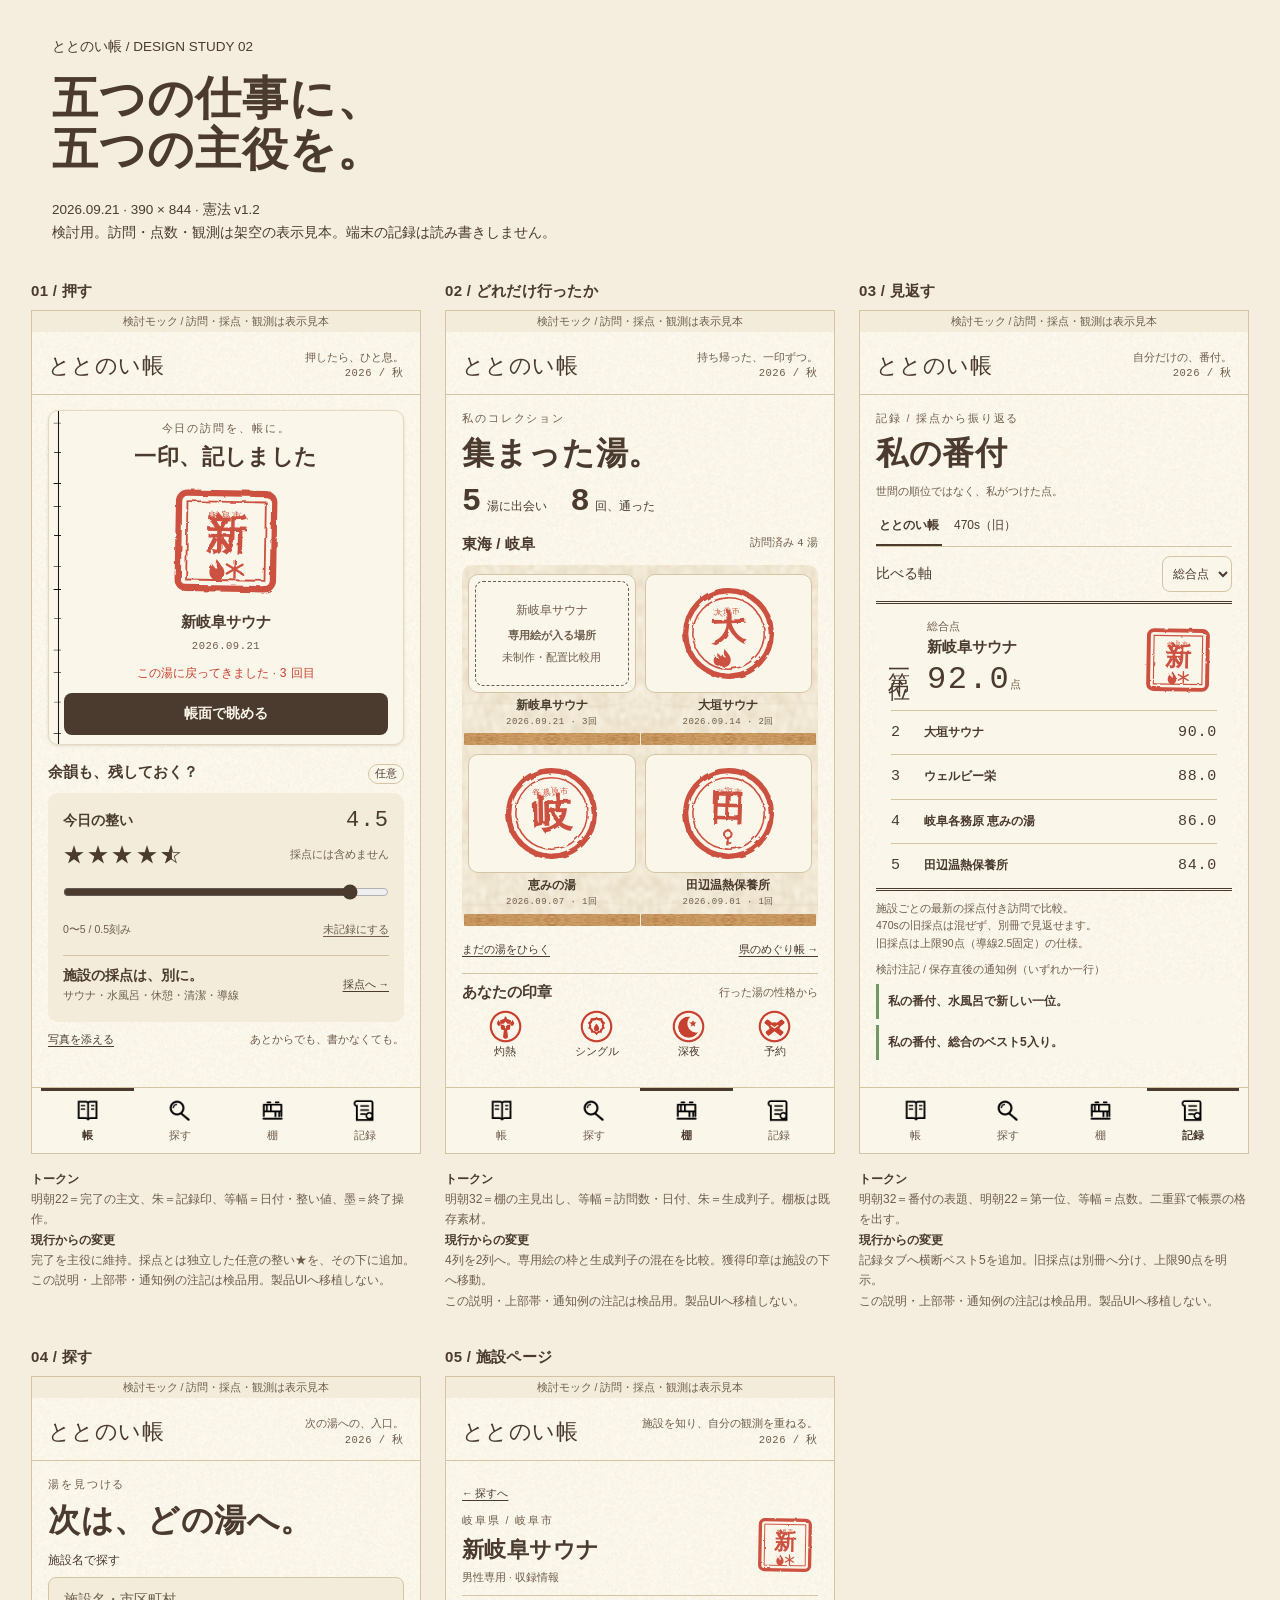
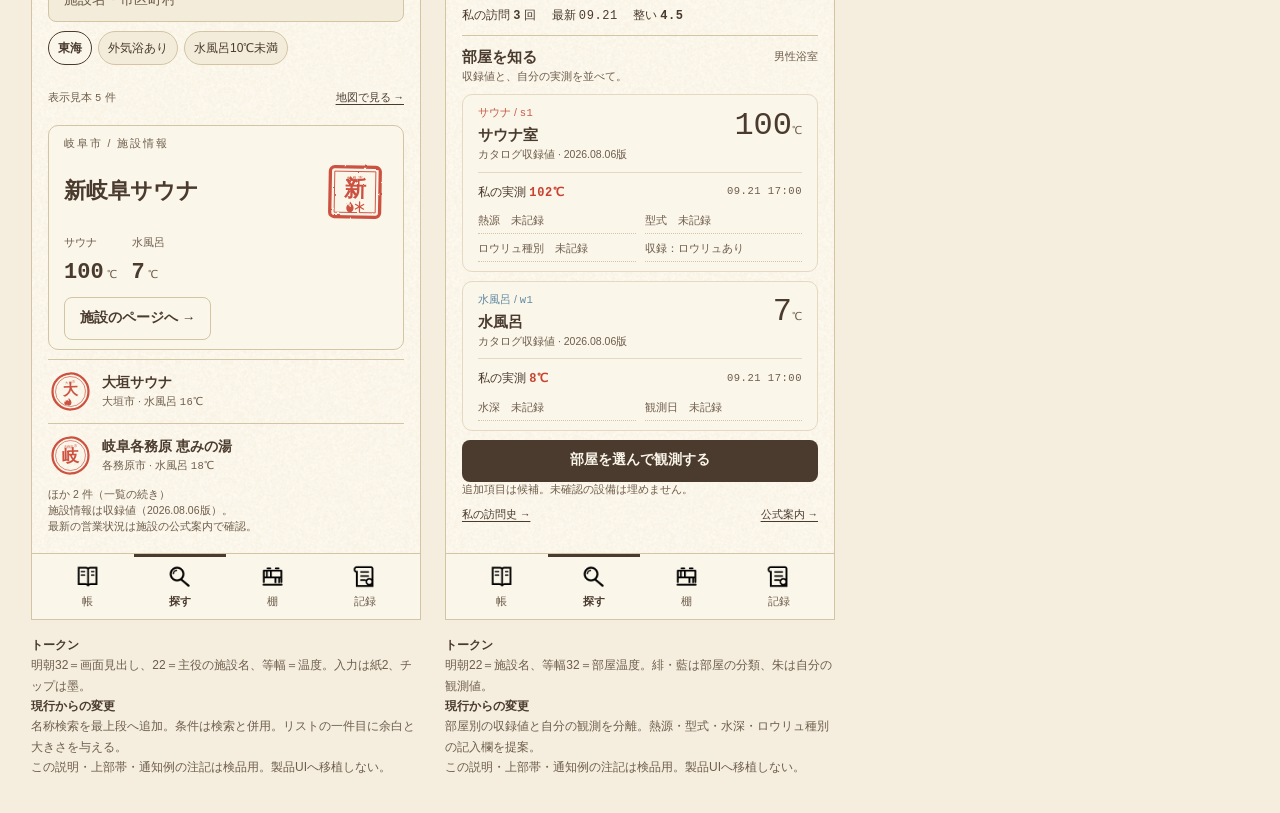
<file: assets/totonoi/five-jobs/index.html>
<!doctype html>
<html lang="ja">
<head>
<meta charset="utf-8">
<meta name="viewport" content="width=device-width, initial-scale=1">
<title>ととのい帳 | 五つの仕事・検討モック</title>
<link rel="stylesheet" href="tokens.css">
<link rel="stylesheet" href="mock.css">
</head>
<body>
<header class="board-head"><p>ととのい帳 / DESIGN STUDY 02</p><h1>五つの仕事に、<br>五つの主役を。</h1><p>2026.09.21 · 390 × 844 · 憲法 v1.2</p><p>検討用。訪問・点数・観測は架空の表示見本。端末の記録は読み書きしません。</p></header>
<main id="board" class="board"></main>
<script src="existing-seals.js"></script>
<script src="mock.js"></script>
</body>
</html>
</file>
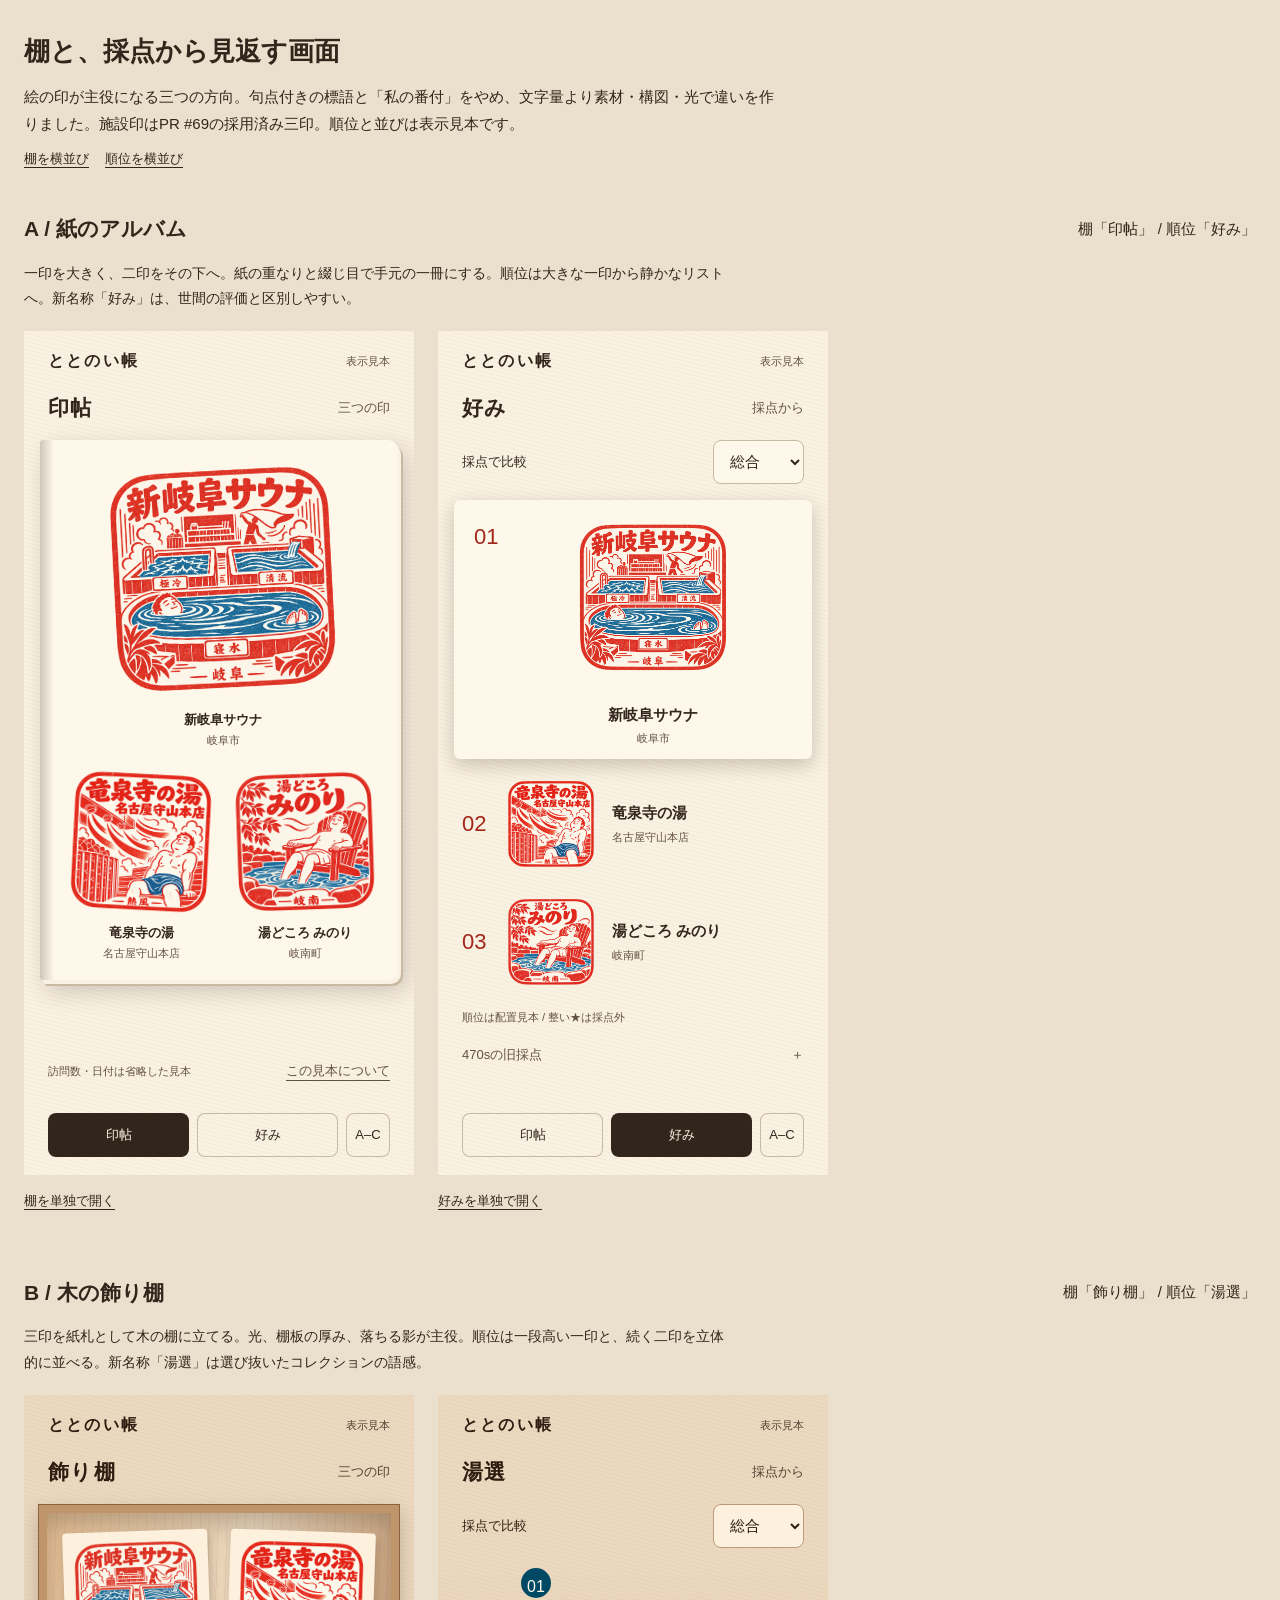
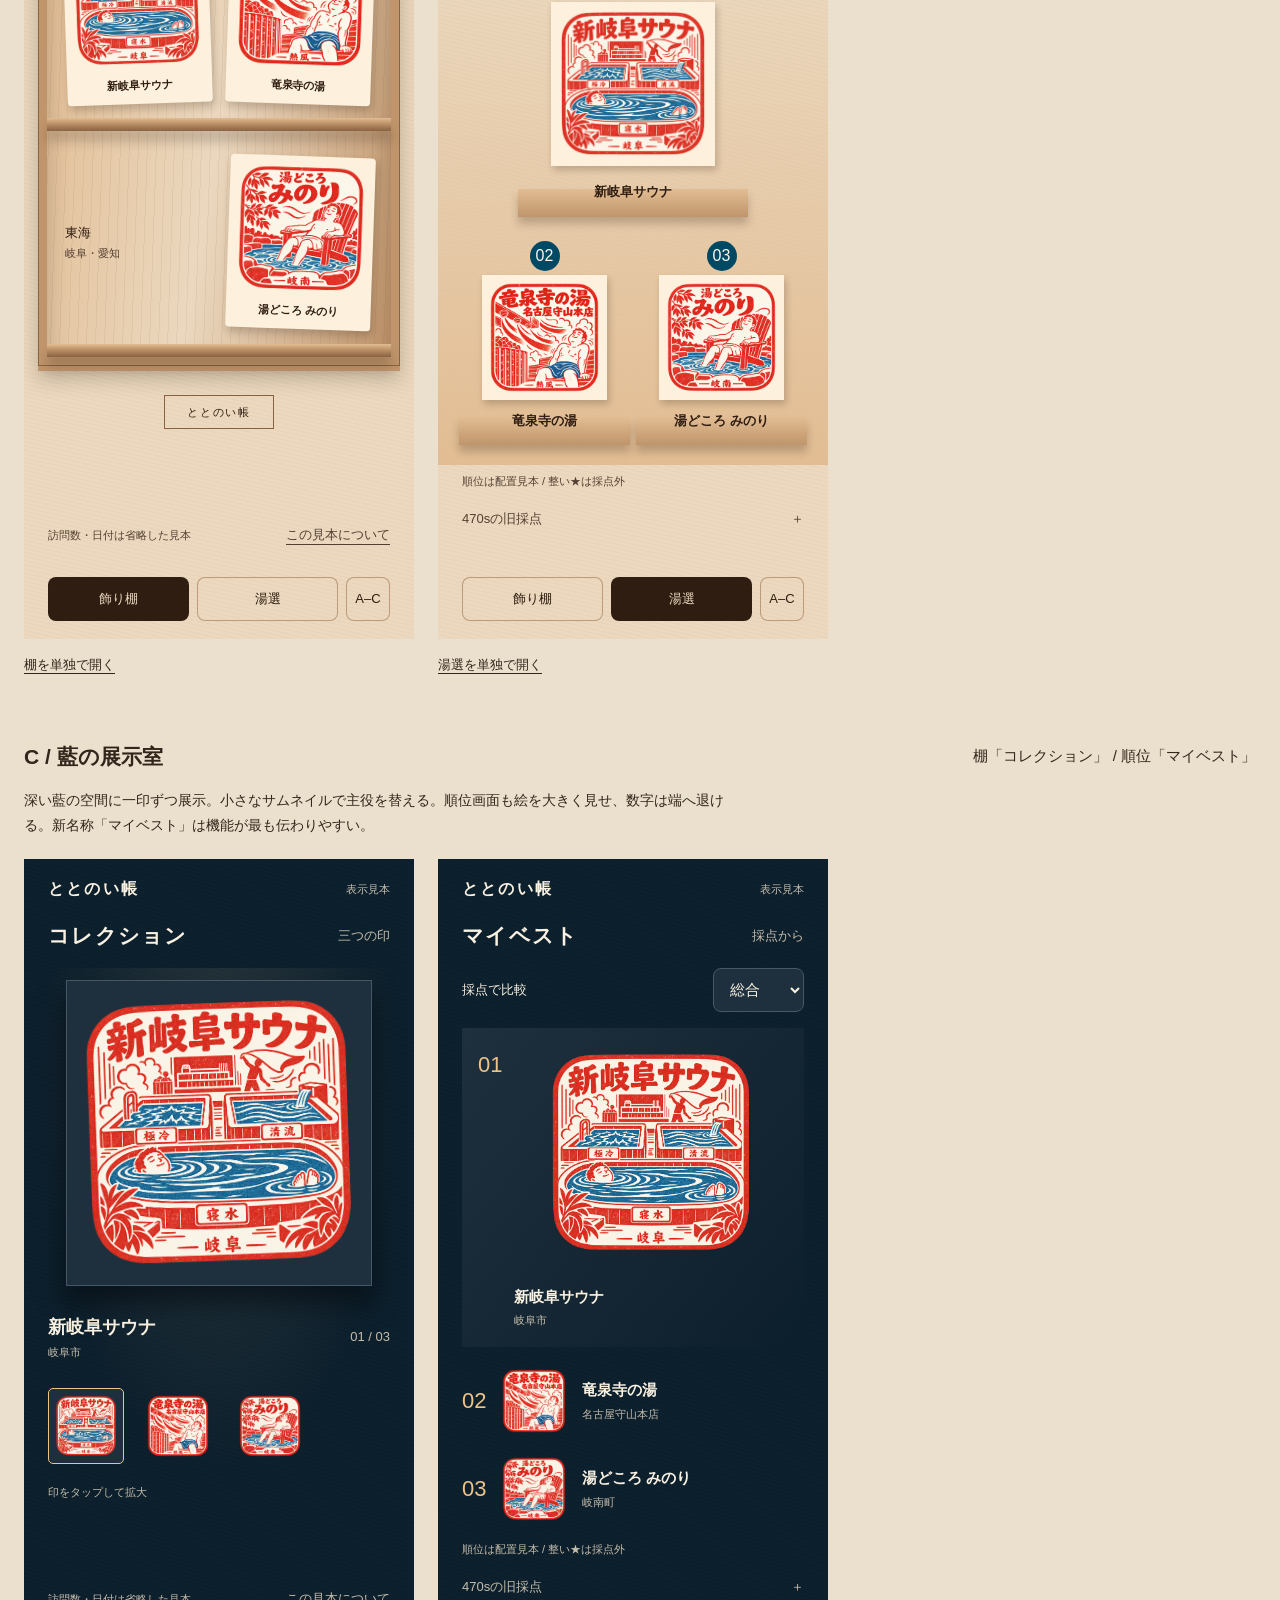
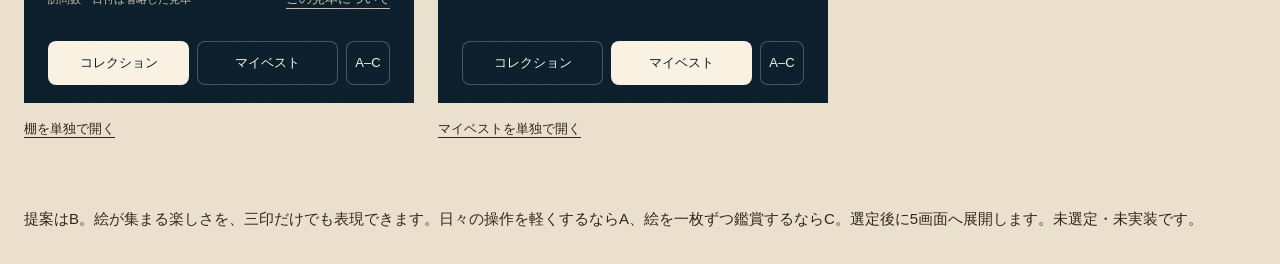
<file: assets/totonoi/five-jobs/directions/index.html>
<!doctype html>
<html lang="ja">
<head>
  <meta charset="utf-8">
  <meta name="viewport" content="width=device-width, initial-scale=1, viewport-fit=cover">
  <title>ととのい帳 / 方向比較</title>
  <link rel="icon" href="data:,">
  <link rel="stylesheet" href="styles.css">
  <script src="app.js" defer></script>
</head>
<body><main id="app"></main><noscript>この比較モックはJavaScriptを使用します。</noscript></body>
</html>
</file>
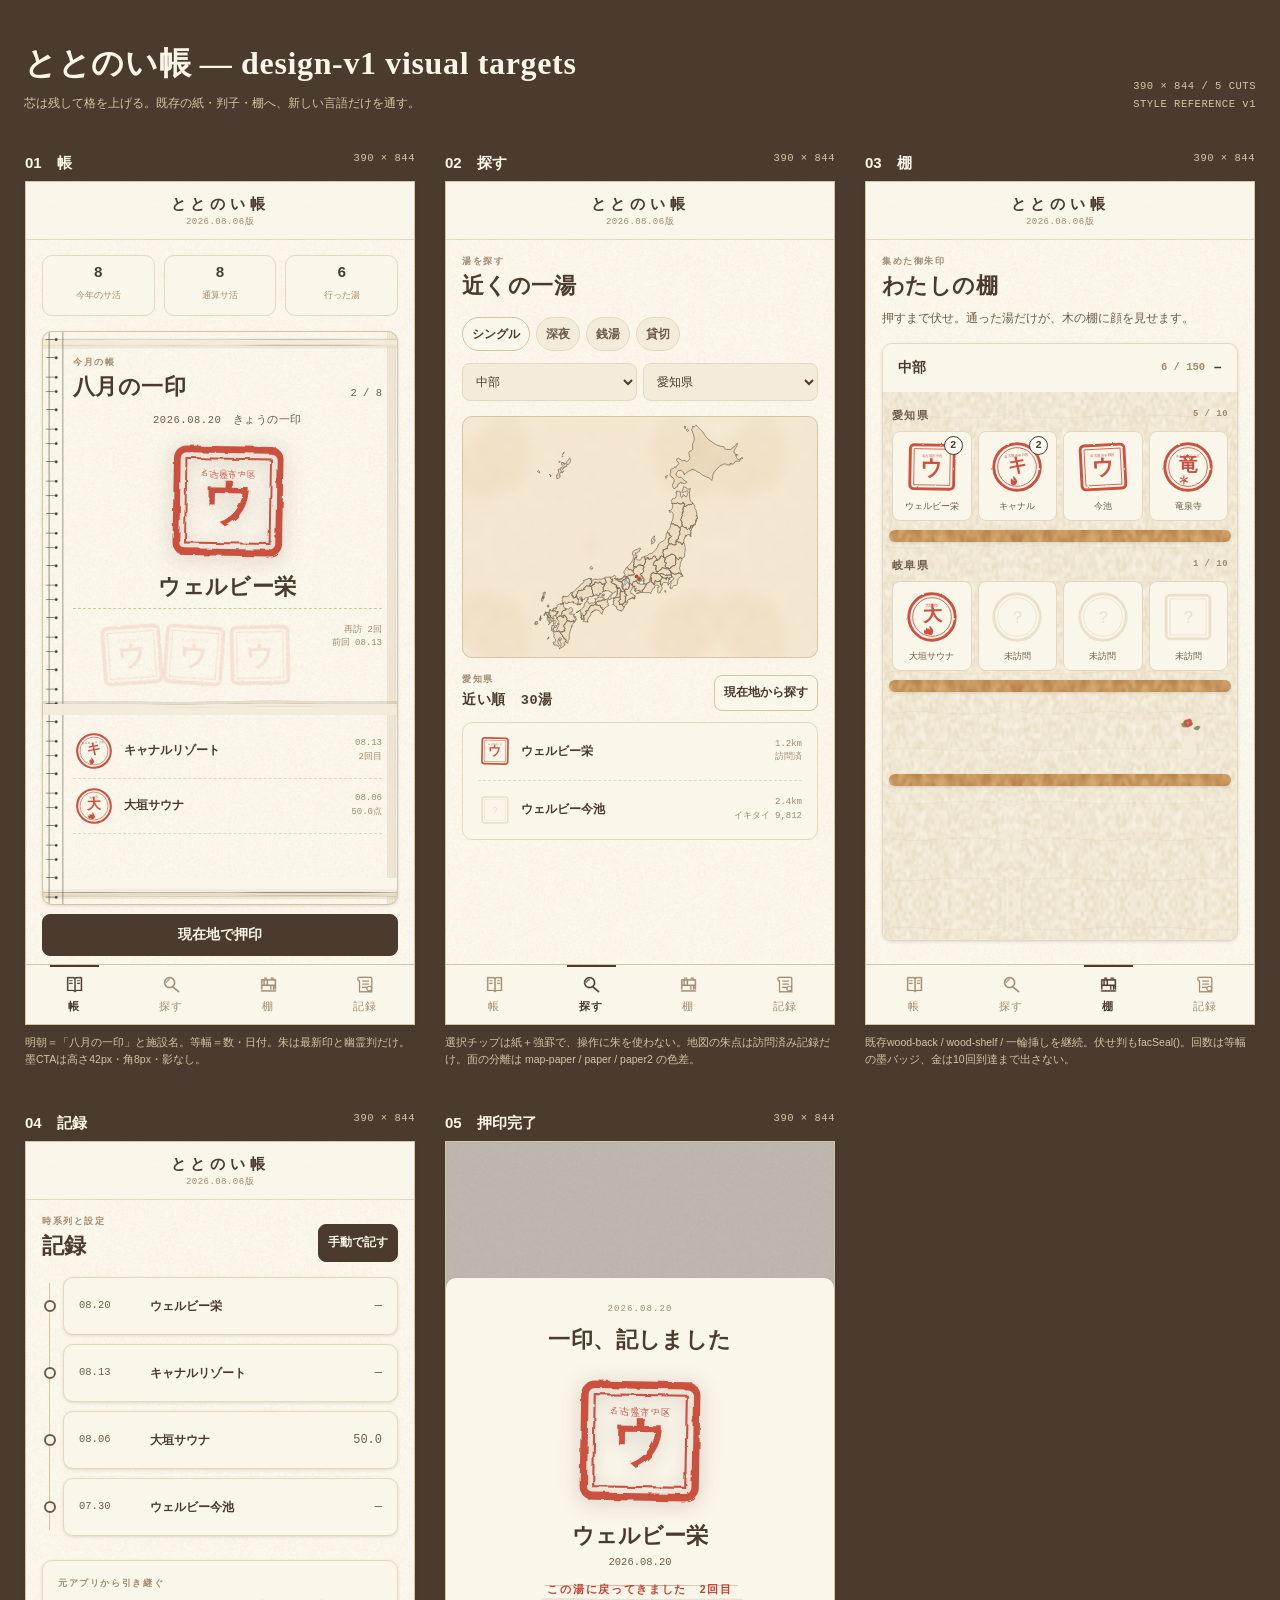
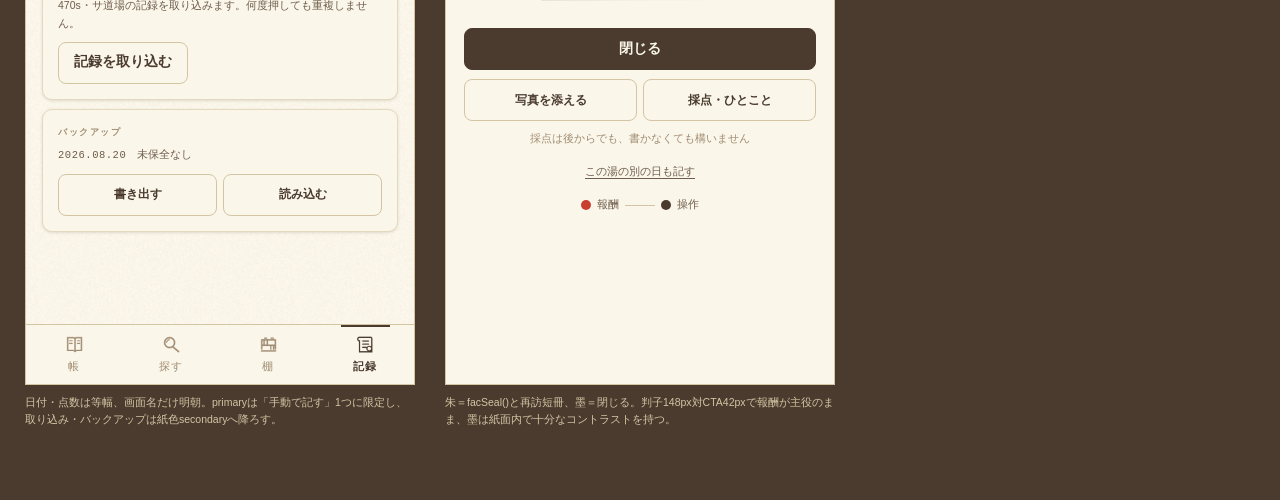
<file: assets/totonoi/design-v1/visual-targets.html>
<!DOCTYPE html>
<html lang="ja">
<head>
<meta charset="UTF-8">
<meta name="viewport" content="width=device-width, initial-scale=1">
<title>ととのい帳 design-v1 visual targets</title>
<style>
/* Hallmark · redesign · genre: editorial · system: ととのい帳 style reference v1
 * Pre-emit critique: Philosophy 5 · Hierarchy 5 · Execution 4 · Specificity 5 · Restraint 5 · Variety 4
 * Audience: Shun / ココ · use: implementation target · tone: 芯は残して格を上げる
 */
:root {
  --bg: #F5EEDF;
  --paper: #FBF6EA;
  --paper2: #F3ECDA;
  --ink: #4A3B2E;
  --ink-mid: #6E5D4B;
  --ink-mute: #A08C72;
  --rule: #E4D9C0;
  --rule2: #D3C5A4;
  --stamp: #C8402F;
  --stamp-ghost: rgba(200, 64, 47, .5);
  --gold: #C7973F;
  --water: #5E88A0;
  --sauna: #C75B47;
  --ok: #6F9A63;
  --paper-hi: #FFFEF8;
  --map-paper: #FBF1DC;
  --map-land: #C7A876;
  --lake: #C6DCDF;
  --plank: #C29055;
  --scrim: rgba(74, 59, 46, .34);
  --stamp-wash: rgba(200, 64, 47, .08);
  --stamp-line: rgba(200, 64, 47, .5);
  --paper-wash: rgba(251, 246, 234, .86);
  --ink-wash: rgba(74, 59, 46, .11);
  --map-grid: rgba(211, 197, 164, .62);

  --font-mincho: "Hiragino Mincho ProN", "Yu Mincho", "Noto Serif JP", serif;
  --font-round: ui-rounded, "Hiragino Maru Gothic ProN", "Yu Gothic", sans-serif;
  --font-mono: ui-monospace, monospace;

  --t-micro: 9px;
  --t-caption: 10.5px;
  --t-body-sm: 12px;
  --t-body: 13.5px;
  --t-lead: 15px;
  --t-heading-sm: 22px;
  --t-heading: 32px;
  --t-display: 46px;

  --sp-xs: 3px;
  --sp-sm: 6px;
  --sp-md: 9px;
  --sp-lg: 15px;
  --sp-xl: 24px;
  --sp-2xl: 36px;

  --r-paper: 10px;
  --r-control: 8px;
  --r-chip: 999px;
  --sh-paper: 0 1px 3px rgba(74, 59, 46, .15);
  --sh-stamp: 0 3px 10px rgba(74, 59, 46, .3);
}

* { box-sizing: border-box; }
html, body { margin: 0; min-height: 100%; overflow-x: clip; }
body {
  background: var(--ink);
  color: var(--ink);
  font-family: var(--font-round);
  font-size: var(--t-body);
  line-height: 1.7;
}
button, input, select { font: inherit; }
button { color: inherit; }

.artboard {
  width: min(1320px, 100%);
  margin: 0 auto;
  padding: var(--sp-2xl) var(--sp-xl) 72px;
}
.board-head {
  color: var(--paper);
  display: grid;
  grid-template-columns: minmax(0, 1fr) auto;
  gap: var(--sp-xl);
  align-items: end;
  margin-bottom: var(--sp-2xl);
}
.board-head h1 {
  margin: 0;
  font-family: var(--font-mincho);
  font-size: var(--t-heading);
  font-style: normal;
  font-weight: 700;
  letter-spacing: .02em;
}
.board-head p {
  margin: var(--sp-xs) 0 0;
  color: var(--rule2);
  font-size: var(--t-body-sm);
}
.board-meta {
  color: var(--rule2);
  font-family: var(--font-mono);
  font-size: var(--t-caption);
  letter-spacing: .05em;
  text-align: right;
}
.cuts {
  display: grid;
  grid-template-columns: repeat(3, minmax(0, 390px));
  gap: 42px 30px;
  justify-content: center;
}
.target { min-width: 0; }
.target-head {
  color: var(--paper);
  display: flex;
  justify-content: space-between;
  gap: var(--sp-md);
  margin-bottom: var(--sp-sm);
}
.target-head b { font-size: var(--t-lead); }
.target-head span {
  color: var(--rule2);
  font-family: var(--font-mono);
  font-size: var(--t-caption);
  letter-spacing: .05em;
}
.target-note {
  color: var(--rule2);
  font-size: var(--t-caption);
  line-height: 1.6;
  margin: var(--sp-md) 0 0;
}

.cut {
  position: relative;
  width: min(390px, calc(100vw - 24px));
  height: 844px;
  overflow: hidden;
  background-color: var(--bg);
  background-image: url("../../../totonoi/art/paper-page.webp");
  background-size: 256px 256px;
  border: 1px solid var(--rule2);
  box-shadow: var(--sh-paper);
}
.screen {
  position: absolute;
  inset: 0;
  display: flex;
  flex-direction: column;
}
.app-head {
  flex: 0 0 58px;
  display: flex;
  align-items: center;
  justify-content: center;
  background: var(--paper-wash);
  border-bottom: 1px solid var(--rule);
}
.wordmark {
  margin: 0;
  font-size: var(--t-lead);
  font-weight: 800;
  letter-spacing: .32em;
}
.wordmark small {
  display: block;
  margin-top: -2px;
  color: var(--ink-mute);
  font-family: var(--font-mono);
  font-size: var(--t-micro);
  font-weight: 400;
  letter-spacing: .05em;
  text-align: center;
}
.content {
  flex: 1;
  min-height: 0;
  overflow: hidden;
  padding: var(--sp-lg) 16px 84px;
}
.content.no-cta { padding-bottom: var(--sp-lg); }
.page-title {
  margin: 0;
  font-family: var(--font-mincho);
  font-size: var(--t-heading-sm);
  font-style: normal;
  font-weight: 700;
  letter-spacing: .02em;
  line-height: 1.4;
  overflow-wrap: anywhere;
}
.page-kicker {
  display: block;
  margin-bottom: var(--sp-xs);
  color: var(--ink-mute);
  font-size: var(--t-micro);
  font-weight: 700;
  letter-spacing: .18em;
  line-height: 1.4;
}
.mono { font-family: var(--font-mono); letter-spacing: .05em; }
.muted { color: var(--ink-mute); }
.mid { color: var(--ink-mid); }

.stats {
  display: grid;
  grid-template-columns: repeat(3, minmax(0, 1fr));
  gap: var(--sp-md);
  margin-bottom: var(--sp-lg);
}
.stat {
  background: var(--paper);
  border: 1px solid var(--rule);
  border-radius: var(--r-paper);
  padding: var(--sp-md) var(--sp-sm);
  text-align: center;
}
.stat b {
  display: block;
  font-family: var(--font-mono);
  font-size: var(--t-lead);
  line-height: 1.2;
}
.stat span {
  color: var(--ink-mute);
  font-size: var(--t-micro);
  line-height: 1.4;
}

.book {
  position: relative;
  min-height: 574px;
  background-color: var(--paper);
  background-image:
    url("../../../totonoi/art/binding-left.webp"),
    url("../../../totonoi/art/page-edge-top.webp"),
    url("../../../totonoi/art/page-stack-bottom.webp"),
    url("../../../totonoi/art/page-fore-edge.webp"),
    url("../../../totonoi/art/paper-page.webp");
  background-repeat: repeat-y, no-repeat, no-repeat, repeat-y, repeat;
  background-position: left top, top, bottom, right top, 0 0;
  background-size: 26px auto, 100% 24px, 100% 30px, 12px 64px, 256px 256px;
  border: 1px solid var(--rule2);
  border-radius: var(--r-paper);
  box-shadow: var(--sh-paper);
  padding: var(--sp-xl) var(--sp-lg) 30px 30px;
}
.book-month {
  display: flex;
  align-items: end;
  justify-content: space-between;
  gap: var(--sp-md);
  margin-bottom: var(--sp-md);
}
.book-month .count {
  color: var(--ink-mid);
  font-family: var(--font-mono);
  font-size: var(--t-caption);
}
.today-seal {
  display: grid;
  place-items: center;
  min-height: 190px;
  text-align: center;
}
.today-seal .date {
  color: var(--ink-mid);
  font-family: var(--font-mono);
  font-size: var(--t-caption);
  letter-spacing: .05em;
}
.today-seal .seal-box {
  width: 136px;
  height: 136px;
  margin: var(--sp-xs) auto;
  filter: drop-shadow(var(--sh-stamp));
}
.today-seal .facility {
  font-family: var(--font-mincho);
  font-size: var(--t-heading-sm);
  font-weight: 700;
  letter-spacing: .02em;
  line-height: 1.35;
}
.ghosts {
  position: relative;
  height: 82px;
  margin: var(--sp-sm) 0;
  border-top: 1px dashed var(--rule2);
}
.ghost {
  position: absolute;
  top: var(--sp-md);
  width: 74px;
  opacity: .34;
}
.ghost.one { left: 22px; transform: rotate(-5deg); }
.ghost.two { left: 84px; transform: rotate(3deg); }
.ghost.three { left: 150px; transform: rotate(-2deg); }
.ghost-label {
  position: absolute;
  right: 0;
  top: var(--sp-lg);
  color: var(--ink-mute);
  font-family: var(--font-mono);
  font-size: var(--t-micro);
  line-height: 1.5;
  text-align: right;
}
.month-divider {
  height: 16px;
  margin: var(--sp-md) calc(var(--sp-lg) * -1) var(--sp-md) -30px;
  background: url("../../../totonoi/art/page-peek.webp") center / 100% 100% no-repeat;
}
.entry {
  display: grid;
  grid-template-columns: 42px minmax(0, 1fr) auto;
  gap: var(--sp-md);
  align-items: center;
  min-height: 50px;
  padding: var(--sp-sm) 0;
  border-bottom: 1px dashed var(--rule);
}
.entry-seal { width: 42px; height: 42px; }
.entry-name {
  min-width: 0;
  font-size: var(--t-body-sm);
  font-weight: 700;
  overflow: hidden;
  text-overflow: ellipsis;
  white-space: nowrap;
}
.entry-date {
  color: var(--ink-mute);
  font-family: var(--font-mono);
  font-size: var(--t-micro);
  line-height: 1.5;
  text-align: right;
}

.fixed-cta {
  position: absolute;
  left: 16px;
  right: 16px;
  bottom: 68px;
  z-index: 5;
}
.primary,
.secondary {
  min-height: 42px;
  border-radius: var(--r-control);
  padding: var(--sp-md) var(--sp-lg);
  font-size: var(--t-body);
  font-weight: 700;
  line-height: 1.4;
  white-space: nowrap;
}
.primary {
  width: 100%;
  background: var(--ink);
  border: 1px solid var(--ink);
  color: var(--paper);
}
.secondary {
  background: var(--paper);
  border: 1px solid var(--rule2);
  color: var(--ink);
}
.primary:focus-visible,
.secondary:focus-visible,
.chip:focus-visible,
.nav-button:focus-visible {
  outline: 2px solid var(--water);
  outline-offset: 2px;
}

.bottom-nav {
  position: absolute;
  left: 0;
  right: 0;
  bottom: 0;
  z-index: 6;
  display: grid;
  grid-template-columns: repeat(4, minmax(0, 1fr));
  height: 60px;
  background: var(--paper);
  border-top: 1px solid var(--rule2);
}
.nav-button {
  position: relative;
  background: none;
  border: 0;
  color: var(--ink-mute);
  font-size: var(--t-caption);
  letter-spacing: .12em;
}
.nav-button::before {
  content: "";
  display: block;
  width: 21px;
  height: 21px;
  margin: 0 auto var(--sp-xs);
  background: currentColor;
  -webkit-mask: var(--nav-icon) center / contain no-repeat;
  mask: var(--nav-icon) center / contain no-repeat;
}
.nav-button.active {
  color: var(--ink);
  font-weight: 700;
}
.nav-button.active::after {
  content: "";
  position: absolute;
  top: 0;
  left: 24px;
  right: 24px;
  height: 2px;
  background: var(--ink);
}

.chips {
  display: flex;
  gap: var(--sp-sm);
  margin: var(--sp-lg) -16px 0;
  padding: 0 16px var(--sp-sm);
  overflow: hidden;
}
.chip {
  flex: 0 0 auto;
  min-height: 32px;
  padding: var(--sp-sm) var(--sp-md);
  background: var(--paper2);
  border: 1px solid var(--rule);
  border-radius: var(--r-chip);
  color: var(--ink-mid);
  font-size: var(--t-body-sm);
  font-weight: 700;
  white-space: nowrap;
}
.chip.selected {
  background: var(--paper);
  border-color: var(--rule2);
  color: var(--ink);
}
.filter-row {
  display: grid;
  grid-template-columns: repeat(2, minmax(0, 1fr));
  gap: var(--sp-sm);
  margin-top: var(--sp-sm);
}
.filter-select {
  min-width: 0;
  min-height: 38px;
  padding: var(--sp-sm) var(--sp-md);
  background: var(--paper2);
  border: 1px solid var(--rule);
  border-radius: var(--r-control);
  color: var(--ink);
  font-size: var(--t-body-sm);
}
.map-card {
  height: 242px;
  margin-top: var(--sp-lg);
  overflow: hidden;
  background-color: var(--map-paper);
  background-image: url("../../../totonoi/art/map-paper.webp");
  background-size: 256px 256px;
  border: 1px solid var(--rule2);
  border-radius: var(--r-paper);
}
.map-card svg { display: block; width: 100%; height: 100%; }
.map-land-shape {
  fill: var(--map-land);
  fill-opacity: .16;
  stroke: var(--ink-mid);
  stroke-width: .65;
  stroke-linejoin: round;
  vector-effect: non-scaling-stroke;
}
.map-lake {
  fill: var(--lake);
  stroke: var(--water);
  stroke-width: .6;
  vector-effect: non-scaling-stroke;
}
.map-pin-visited { fill: var(--stamp); }
.map-pin-open { fill: var(--paper-hi); stroke: var(--ink-mute); stroke-width: 1.1; }
.map-pin-current { fill: var(--ok); }
.map-ring-current { fill: none; stroke: var(--ok); stroke-width: 1.2; }
.section-row {
  display: flex;
  align-items: center;
  gap: var(--sp-md);
  margin-top: var(--sp-lg);
}
.section-row .secondary { margin-left: auto; min-height: 36px; padding: var(--sp-sm) var(--sp-md); font-size: var(--t-body-sm); }
.result-list {
  background: var(--paper);
  border: 1px solid var(--rule);
  border-radius: var(--r-paper);
  margin-top: var(--sp-md);
  padding: 0 var(--sp-lg);
}
.result-row {
  display: grid;
  grid-template-columns: 34px minmax(0, 1fr) auto;
  gap: var(--sp-md);
  align-items: center;
  min-height: 58px;
  border-bottom: 1px dashed var(--rule);
}
.result-row:last-child { border-bottom: 0; }
.result-seal { width: 34px; }
.result-name {
  min-width: 0;
  font-size: var(--t-body-sm);
  font-weight: 700;
  overflow: hidden;
  text-overflow: ellipsis;
  white-space: nowrap;
}
.result-meta {
  color: var(--ink-mute);
  font-family: var(--font-mono);
  font-size: var(--t-micro);
  line-height: 1.5;
  text-align: right;
}

.shelf-intro {
  margin: var(--sp-sm) 0 var(--sp-lg);
  color: var(--ink-mid);
  font-size: var(--t-body-sm);
}
.region-card {
  overflow: hidden;
  background: var(--paper);
  border: 1px solid var(--rule);
  border-radius: var(--r-paper);
  box-shadow: var(--sh-paper);
}
.region-head {
  display: flex;
  align-items: center;
  gap: var(--sp-md);
  min-height: 48px;
  padding: 0 var(--sp-lg);
  background: var(--paper);
  border: 0;
  width: 100%;
  font-weight: 700;
}
.region-head .region-count {
  margin-left: auto;
  color: var(--ink-mute);
  font-family: var(--font-mono);
  font-size: var(--t-caption);
}
.wood-shelf {
  min-height: 548px;
  padding: var(--sp-lg) var(--sp-md);
  background-color: var(--paper2);
  background-image: url("../../../totonoi/art/wood-back.webp");
  background-size: 256px 256px;
}
.pref-label {
  display: flex;
  justify-content: space-between;
  color: var(--ink-mid);
  font-size: var(--t-caption);
  font-weight: 700;
  letter-spacing: .12em;
}
.pref-label .mono { color: var(--ink-mute); font-size: var(--t-micro); }
.seal-grid {
  display: grid;
  grid-template-columns: repeat(4, minmax(0, 1fr));
  gap: var(--sp-md) var(--sp-sm);
  margin-top: var(--sp-sm);
}
.seal-cell {
  min-width: 0;
  padding: var(--sp-sm) var(--sp-xs);
  background: var(--paper);
  border: 1px solid var(--rule);
  border-radius: var(--r-control);
  text-align: center;
}
.seal-cell .seal-wrap { position: relative; display: block; width: 58px; max-width: 100%; margin: 0 auto; }
.seal-cell .seal-name {
  display: block;
  margin-top: var(--sp-xs);
  color: var(--ink-mid);
  font-size: var(--t-micro);
  overflow: hidden;
  text-overflow: ellipsis;
  white-space: nowrap;
}
.count-badge {
  position: absolute;
  top: -2px;
  right: -2px;
  min-width: 19px;
  height: 19px;
  padding: 0 var(--sp-xs);
  background: var(--paper-hi);
  border: 1px solid var(--ink);
  border-radius: var(--r-chip);
  font-family: var(--font-mono);
  font-size: var(--t-caption);
  font-weight: 700;
  line-height: 17px;
}
.wood-plank {
  height: 12px;
  margin: var(--sp-md) calc(var(--sp-xs) * -1) var(--sp-lg);
  background-color: var(--plank);
  background-image: url("../../../totonoi/art/wood-shelf.webp");
  background-size: 256px 256px;
  border-radius: var(--r-control);
  box-shadow: var(--sh-paper);
}
.shelf-deco {
  display: flex;
  justify-content: flex-end;
  align-items: end;
  height: 58px;
  padding-right: var(--sp-lg);
}
.shelf-deco img { display: block; height: 48px; width: auto; }

.log-summary {
  display: grid;
  grid-template-columns: minmax(0, 1fr) auto;
  gap: var(--sp-md);
  align-items: end;
  margin-bottom: var(--sp-lg);
}
.log-summary .primary { width: auto; min-height: 38px; padding: var(--sp-sm) var(--sp-md); font-size: var(--t-body-sm); }
.timeline {
  position: relative;
  margin-left: var(--sp-sm);
  padding-left: var(--sp-lg);
}
.timeline::before {
  content: "";
  position: absolute;
  top: var(--sp-sm);
  bottom: var(--sp-sm);
  left: 1px;
  width: 1px;
  background: var(--rule2);
}
.timeline-row {
  position: relative;
  display: grid;
  grid-template-columns: 62px minmax(0, 1fr) auto;
  gap: var(--sp-md);
  align-items: center;
  min-height: 58px;
  margin-bottom: var(--sp-md);
  padding: var(--sp-md) var(--sp-lg);
  background: var(--paper);
  border: 1px solid var(--rule);
  border-radius: var(--r-paper);
  box-shadow: var(--sh-paper);
}
.timeline-row::before {
  content: "";
  position: absolute;
  left: -20px;
  width: 8px;
  height: 8px;
  background: var(--paper);
  border: 2px solid var(--ink-mid);
  border-radius: var(--r-chip);
}
.timeline-date { color: var(--ink-mid); font-family: var(--font-mono); font-size: var(--t-caption); }
.timeline-name {
  min-width: 0;
  font-size: var(--t-body-sm);
  font-weight: 700;
  overflow: hidden;
  text-overflow: ellipsis;
  white-space: nowrap;
}
.timeline-score { color: var(--ink-mid); font-family: var(--font-mono); font-size: var(--t-body-sm); }
.settings-card {
  margin-top: var(--sp-xl);
  padding: var(--sp-lg);
  background: var(--paper);
  border: 1px solid var(--rule);
  border-radius: var(--r-paper);
  box-shadow: var(--sh-paper);
}
.settings-card + .settings-card { margin-top: var(--sp-md); }
.setting-title {
  color: var(--ink-mute);
  font-size: var(--t-micro);
  font-weight: 700;
  letter-spacing: .18em;
}
.setting-copy { margin: var(--sp-sm) 0 var(--sp-md); color: var(--ink-mid); font-size: var(--t-caption); }
.button-pair { display: grid; grid-template-columns: repeat(2, minmax(0, 1fr)); gap: var(--sp-sm); }
.button-pair .secondary { min-width: 0; padding-inline: var(--sp-sm); font-size: var(--t-body-sm); }

.done-screen { background: var(--scrim); }
.done-context {
  position: absolute;
  inset: 0;
  background-color: var(--bg);
  background-image: url("../../../totonoi/art/paper-page.webp");
  background-size: 256px 256px;
  filter: saturate(.7);
}
.done-context::after {
  content: "";
  position: absolute;
  inset: 0;
  background: var(--scrim);
}
.done-sheet {
  position: absolute;
  left: 0;
  right: 0;
  bottom: 0;
  z-index: 2;
  min-height: 706px;
  padding: var(--sp-xl) 18px var(--sp-xl);
  background: var(--paper);
  border-radius: var(--r-paper) var(--r-paper) 0 0;
  box-shadow: var(--sh-paper);
  text-align: center;
}
.done-eyebrow {
  color: var(--ink-mute);
  font-family: var(--font-mono);
  font-size: var(--t-micro);
  letter-spacing: .12em;
}
.done-title {
  margin: var(--sp-xs) 0 0;
  font-family: var(--font-mincho);
  font-size: var(--t-heading-sm);
  font-style: normal;
  font-weight: 700;
  letter-spacing: .02em;
}
.done-seal {
  width: 148px;
  height: 148px;
  margin: var(--sp-md) auto var(--sp-sm);
  filter: drop-shadow(var(--sh-stamp));
}
.done-facility {
  font-family: var(--font-mincho);
  font-size: var(--t-heading-sm);
  font-weight: 700;
  line-height: 1.35;
}
.done-date { margin-top: var(--sp-xs); color: var(--ink-mid); font-family: var(--font-mono); font-size: var(--t-caption); }
.visit-slip {
  display: inline-block;
  margin-top: var(--sp-sm);
  padding: var(--sp-xs) var(--sp-lg) var(--sp-sm);
  background: url("../../../totonoi/art/visit-slip.webp") center / 100% 100% no-repeat;
  color: var(--stamp);
  font-size: var(--t-caption);
  font-weight: 700;
  letter-spacing: .16em;
}
.done-actions { display: grid; gap: var(--sp-md); margin-top: var(--sp-xl); }
.done-actions .button-pair { margin-top: 0; }
.done-note { color: var(--ink-mute); font-size: var(--t-caption); }
.link-row {
  display: inline-block;
  margin-top: var(--sp-sm);
  color: var(--ink-mid);
  font-size: var(--t-caption);
  text-decoration: underline;
  text-underline-offset: 3px;
}
.proof-note {
  display: flex;
  align-items: center;
  justify-content: center;
  gap: var(--sp-sm);
  margin-top: var(--sp-lg);
  color: var(--ink-mid);
  font-size: var(--t-caption);
}
.proof-swatch { width: 10px; height: 10px; border-radius: var(--r-chip); background: var(--stamp); }
.proof-rule { width: 30px; height: 1px; background: var(--rule2); }
.proof-ink { width: 10px; height: 10px; border-radius: var(--r-control); background: var(--ink); }

svg.seal { display: block; width: 100%; height: auto; overflow: visible; }

@media (max-width: 960px) {
  .cuts { grid-template-columns: repeat(2, minmax(0, 390px)); }
}
@media (max-width: 840px) {
  .artboard { padding: var(--sp-xl) var(--sp-sm) 48px; }
  .board-head { grid-template-columns: minmax(0, 1fr); gap: var(--sp-md); }
  .board-meta { text-align: left; }
  .cuts { grid-template-columns: minmax(0, 390px); gap: var(--sp-2xl); }
}
@media (max-width: 360px) {
  .content { padding-left: var(--sp-md); padding-right: var(--sp-md); }
  .fixed-cta { left: var(--sp-md); right: var(--sp-md); }
  .book { padding-left: 28px; padding-right: var(--sp-md); }
  .done-sheet { padding-left: var(--sp-md); padding-right: var(--sp-md); }
  .timeline-row { grid-template-columns: 56px minmax(0, 1fr); }
  .timeline-score { display: none; }
}

body.cut-preview {
  width: 390px;
  min-width: 390px;
  margin: 0;
  padding: 0;
  overflow: hidden;
  background: var(--paper);
}

body.cut-preview .cut {
  width: 390px;
  max-width: none;
}
</style>
</head>
<body>
<main class="artboard">
  <header class="board-head">
    <div>
      <h1>ととのい帳 — design-v1 visual targets</h1>
      <p>芯は残して格を上げる。既存の紙・判子・棚へ、新しい言語だけを通す。</p>
    </div>
    <div class="board-meta">390 × 844 / 5 CUTS<br>STYLE REFERENCE v1</div>
  </header>

  <div class="cuts">
    <article class="target" id="target-book">
      <div class="target-head"><b>01　帳</b><span>390 × 844</span></div>
      <div class="cut" data-cut="book">
        <div class="screen">
          <header class="app-head"><h2 class="wordmark">ととのい帳<small>2026.08.06版</small></h2></header>
          <div class="content">
            <div class="stats">
              <div class="stat"><b>8</b><span>今年のサ活</span></div>
              <div class="stat"><b>8</b><span>通算サ活</span></div>
              <div class="stat"><b>6</b><span>行った湯</span></div>
            </div>
            <section class="book">
              <div class="book-month">
                <div><span class="page-kicker">今月の帳</span><h3 class="page-title">八月の一印</h3></div>
                <span class="count">2 / 8</span>
              </div>
              <div class="today-seal">
                <span class="date">2026.08.20　きょうの一印</span>
                <span class="seal-box" data-seal="a1"></span>
                <strong class="facility">ウェルビー栄</strong>
              </div>
              <div class="ghosts" aria-label="過去の幽霊判">
                <span class="ghost one" data-seal="a1" data-faint="true"></span>
                <span class="ghost two" data-seal="a1" data-faint="true"></span>
                <span class="ghost three" data-seal="a1" data-faint="true"></span>
                <span class="ghost-label">再訪 2回<br>前回 08.13</span>
              </div>
              <div class="month-divider"></div>
              <div class="entry">
                <span class="entry-seal" data-seal="a5"></span>
                <span class="entry-name">キャナルリゾート</span>
                <span class="entry-date">08.13<br>2回目</span>
              </div>
              <div class="entry">
                <span class="entry-seal" data-seal="g1"></span>
                <span class="entry-name">大垣サウナ</span>
                <span class="entry-date">08.06<br>50.0点</span>
              </div>
            </section>
          </div>
          <div class="fixed-cta"><button class="primary">現在地で押印</button></div>
          <nav class="bottom-nav" aria-label="主要タブ">
            <button class="nav-button active" style="--nav-icon:url('../../../totonoi/art/tab-book.webp')">帳</button>
            <button class="nav-button" style="--nav-icon:url('../../../totonoi/art/tab-search.webp')">探す</button>
            <button class="nav-button" style="--nav-icon:url('../../../totonoi/art/tab-shelf.webp')">棚</button>
            <button class="nav-button" style="--nav-icon:url('../../../totonoi/art/tab-log.webp')">記録</button>
          </nav>
        </div>
      </div>
      <p class="target-note">明朝＝「八月の一印」と施設名。等幅＝数・日付。朱は最新印と幽霊判だけ。墨CTAは高さ42px・角8px・影なし。</p>
    </article>

    <article class="target" id="target-find">
      <div class="target-head"><b>02　探す</b><span>390 × 844</span></div>
      <div class="cut" data-cut="find">
        <div class="screen">
          <header class="app-head"><h2 class="wordmark">ととのい帳<small>2026.08.06版</small></h2></header>
          <div class="content no-cta">
            <span class="page-kicker">湯を探す</span>
            <h3 class="page-title">近くの一湯</h3>
            <div class="chips" aria-label="絞り込み">
              <button class="chip selected">シングル</button>
              <button class="chip">深夜</button>
              <button class="chip">銭湯</button>
              <button class="chip">貸切</button>
            </div>
            <div class="filter-row">
              <select class="filter-select" aria-label="地方"><option>中部</option></select>
              <select class="filter-select" aria-label="県"><option>愛知県</option></select>
            </div>
            <div class="map-card" id="design-map" aria-label="日本地図"></div>
            <div class="section-row">
              <div><span class="page-kicker">愛知県</span><strong class="mono">近い順　30湯</strong></div>
              <button class="secondary">現在地から探す</button>
            </div>
            <div class="result-list">
              <div class="result-row">
                <span class="result-seal" data-seal="a1"></span>
                <span class="result-name">ウェルビー栄</span>
                <span class="result-meta">1.2km<br>訪問済</span>
              </div>
              <div class="result-row">
                <span class="result-seal" data-seal="a6" data-hidden="true"></span>
                <span class="result-name">ウェルビー今池</span>
                <span class="result-meta">2.4km<br>イキタイ 9,812</span>
              </div>
            </div>
          </div>
          <nav class="bottom-nav" aria-label="主要タブ">
            <button class="nav-button" style="--nav-icon:url('../../../totonoi/art/tab-book.webp')">帳</button>
            <button class="nav-button active" style="--nav-icon:url('../../../totonoi/art/tab-search.webp')">探す</button>
            <button class="nav-button" style="--nav-icon:url('../../../totonoi/art/tab-shelf.webp')">棚</button>
            <button class="nav-button" style="--nav-icon:url('../../../totonoi/art/tab-log.webp')">記録</button>
          </nav>
        </div>
      </div>
      <p class="target-note">選択チップは紙＋強罫で、操作に朱を使わない。地図の朱点は訪問済み記録だけ。面の分離は map-paper / paper / paper2 の色差。</p>
    </article>

    <article class="target" id="target-shelf">
      <div class="target-head"><b>03　棚</b><span>390 × 844</span></div>
      <div class="cut" data-cut="shelf">
        <div class="screen">
          <header class="app-head"><h2 class="wordmark">ととのい帳<small>2026.08.06版</small></h2></header>
          <div class="content no-cta">
            <span class="page-kicker">集めた御朱印</span>
            <h3 class="page-title">わたしの棚</h3>
            <p class="shelf-intro">押すまで伏せ。通った湯だけが、木の棚に顔を見せます。</p>
            <section class="region-card">
              <button class="region-head">中部<span class="region-count">6 / 150</span><span>−</span></button>
              <div class="wood-shelf">
                <div class="pref-label"><span>愛知県</span><span class="mono">5 / 10</span></div>
                <div class="seal-grid">
                  <div class="seal-cell"><span class="seal-wrap" data-seal="a1"><span class="count-badge">2</span></span><span class="seal-name">ウェルビー栄</span></div>
                  <div class="seal-cell"><span class="seal-wrap" data-seal="a5"><span class="count-badge">2</span></span><span class="seal-name">キャナル</span></div>
                  <div class="seal-cell"><span class="seal-wrap" data-seal="a6"></span><span class="seal-name">今池</span></div>
                  <div class="seal-cell"><span class="seal-wrap" data-seal="a9"></span><span class="seal-name">竜泉寺</span></div>
                </div>
                <div class="wood-plank"></div>
                <div class="pref-label"><span>岐阜県</span><span class="mono">1 / 10</span></div>
                <div class="seal-grid">
                  <div class="seal-cell"><span class="seal-wrap" data-seal="g1"></span><span class="seal-name">大垣サウナ</span></div>
                  <div class="seal-cell"><span class="seal-wrap" data-seal="g2" data-hidden="true"></span><span class="seal-name">未訪問</span></div>
                  <div class="seal-cell"><span class="seal-wrap" data-seal="g3" data-hidden="true"></span><span class="seal-name">未訪問</span></div>
                  <div class="seal-cell"><span class="seal-wrap" data-seal="g4" data-hidden="true"></span><span class="seal-name">未訪問</span></div>
                </div>
                <div class="wood-plank"></div>
                <div class="shelf-deco"><img src="../../../totonoi/art/deco-vase.webp" alt="一輪挿し"></div>
                <div class="wood-plank"></div>
              </div>
            </section>
          </div>
          <nav class="bottom-nav" aria-label="主要タブ">
            <button class="nav-button" style="--nav-icon:url('../../../totonoi/art/tab-book.webp')">帳</button>
            <button class="nav-button" style="--nav-icon:url('../../../totonoi/art/tab-search.webp')">探す</button>
            <button class="nav-button active" style="--nav-icon:url('../../../totonoi/art/tab-shelf.webp')">棚</button>
            <button class="nav-button" style="--nav-icon:url('../../../totonoi/art/tab-log.webp')">記録</button>
          </nav>
        </div>
      </div>
      <p class="target-note">既存wood-back / wood-shelf / 一輪挿しを継続。伏せ判もfacSeal()。回数は等幅の墨バッジ、金は10回到達まで出さない。</p>
    </article>

    <article class="target" id="target-log">
      <div class="target-head"><b>04　記録</b><span>390 × 844</span></div>
      <div class="cut" data-cut="log">
        <div class="screen">
          <header class="app-head"><h2 class="wordmark">ととのい帳<small>2026.08.06版</small></h2></header>
          <div class="content no-cta">
            <div class="log-summary">
              <div><span class="page-kicker">時系列と設定</span><h3 class="page-title">記録</h3></div>
              <button class="primary">手動で記す</button>
            </div>
            <div class="timeline">
              <div class="timeline-row"><span class="timeline-date">08.20</span><span class="timeline-name">ウェルビー栄</span><span class="timeline-score">—</span></div>
              <div class="timeline-row"><span class="timeline-date">08.13</span><span class="timeline-name">キャナルリゾート</span><span class="timeline-score">—</span></div>
              <div class="timeline-row"><span class="timeline-date">08.06</span><span class="timeline-name">大垣サウナ</span><span class="timeline-score">50.0</span></div>
              <div class="timeline-row"><span class="timeline-date">07.30</span><span class="timeline-name">ウェルビー今池</span><span class="timeline-score">—</span></div>
            </div>
            <section class="settings-card">
              <div class="setting-title">元アプリから引き継ぐ</div>
              <p class="setting-copy">470s・サ道場の記録を取り込みます。何度押しても重複しません。</p>
              <button class="secondary">記録を取り込む</button>
            </section>
            <section class="settings-card">
              <div class="setting-title">バックアップ</div>
              <p class="setting-copy"><span class="mono">2026.08.20</span>　未保全なし</p>
              <div class="button-pair"><button class="secondary">書き出す</button><button class="secondary">読み込む</button></div>
            </section>
          </div>
          <nav class="bottom-nav" aria-label="主要タブ">
            <button class="nav-button" style="--nav-icon:url('../../../totonoi/art/tab-book.webp')">帳</button>
            <button class="nav-button" style="--nav-icon:url('../../../totonoi/art/tab-search.webp')">探す</button>
            <button class="nav-button" style="--nav-icon:url('../../../totonoi/art/tab-shelf.webp')">棚</button>
            <button class="nav-button active" style="--nav-icon:url('../../../totonoi/art/tab-log.webp')">記録</button>
          </nav>
        </div>
      </div>
      <p class="target-note">日付・点数は等幅、画面名だけ明朝。primaryは「手動で記す」1つに限定し、取り込み・バックアップは紙色secondaryへ降ろす。</p>
    </article>

    <article class="target" id="target-done">
      <div class="target-head"><b>05　押印完了</b><span>390 × 844</span></div>
      <div class="cut done-screen" data-cut="done">
        <div class="done-context"></div>
        <section class="done-sheet">
          <div class="done-eyebrow">2026.08.20</div>
          <h3 class="done-title">一印、記しました</h3>
          <div class="done-seal" data-seal="a1"></div>
          <div class="done-facility">ウェルビー栄</div>
          <div class="done-date">2026.08.20</div>
          <div class="visit-slip">この湯に戻ってきました　2回目</div>
          <div class="done-actions">
            <button class="primary">閉じる</button>
            <div class="button-pair"><button class="secondary">写真を添える</button><button class="secondary">採点・ひとこと</button></div>
            <span class="done-note">採点は後からでも、書かなくても構いません</span>
            <a class="link-row" href="#target-book">この湯の別の日も記す</a>
          </div>
          <div class="proof-note" aria-label="朱と墨の役割分離">
            <span class="proof-swatch"></span><span>報酬</span><span class="proof-rule"></span><span class="proof-ink"></span><span>操作</span>
          </div>
        </section>
      </div>
      <p class="target-note">朱＝facSeal()と再訪短冊、墨＝閉じる。判子148px対CTA42pxで報酬が主役のまま、墨は紙面内で十分なコントラストを持つ。</p>
    </article>
  </div>
</main>

<svg width="0" height="0" aria-hidden="true" style="position:absolute">
  <defs>
    <filter id="sealtex" x="-15%" y="-15%" width="130%" height="130%">
      <feTurbulence type="fractalNoise" baseFrequency="0.11" numOctaves="3" seed="7"></feTurbulence>
      <feDisplacementMap in="SourceGraphic" scale="2.6"></feDisplacementMap>
    </filter>
  </defs>
</svg>
<script src="../../../totonoi/catalog.js"></script>
<script>
"use strict";
const DATA = window.CATALOG;
const FACILITIES = DATA.FACILITIES;
const PREF = DATA.PREF;
const SHAPES = DATA.SHAPES;
const byId = Object.fromEntries(FACILITIES.map(f => [f.id, f]));
const esc = s => String(s ?? "").replace(/[&<>"']/g, c => ({"&":"&amp;","<":"&lt;",">":"&gt;",'"':"&quot;","'":"&#39;"}[c]));
const sealHash = s => { let h = 0; for (const c of String(s)) h = (h * 31 + c.charCodeAt(0)) >>> 0; return h; };

function sealBadges(f) {
  const b = [];
  if (f.smax != null && f.smax >= 110) b.push("flame2");
  else if (f.smax != null && f.smax >= 100) b.push("flame");
  if (f.wmin != null && f.wmin < 10) b.push("snow");
  if (f.n) b.push("moon");
  if (f.y) b.push("key");
  if (f.fee != null && f.fee >= 3000) b.push("koban");
  return b;
}

function facSeal(f, o = {}) {
  if (!f) return "";
  const ink = o.gold ? "var(--gold)" : "var(--stamp)";
  const hiddenInk = "var(--rule2)";
  const h = sealHash(f.id);
  const rot = (h % 9) - 4;
  let frame;
  if (f.k === "private" || f.k === "capsule") {
    frame = `<rect x="-34" y="-34" width="68" height="68" rx="6" fill="none" stroke="${ink}" stroke-width="4.5"/><rect x="-28" y="-28" width="56" height="56" fill="none" stroke="${ink}" stroke-width="1.3"/>`;
  } else if (f.k === "hotel") {
    frame = `<polygon points="0,-37 32,-18.5 32,18.5 0,37 -32,18.5 -32,-18.5" fill="none" stroke="${ink}" stroke-width="4.5"/><polygon points="0,-30 26,-15 26,15 0,30 -26,15 -26,-15" fill="none" stroke="${ink}" stroke-width="1.3"/>`;
  } else if (f.k === "camp") {
    frame = `<polygon points="0,-38 36,-10 23,36 -23,36 -36,-10" fill="none" stroke="${ink}" stroke-width="4.5"/><polygon points="0,-31 29,-8 18.5,29 -18.5,29 -29,-8" fill="none" stroke="${ink}" stroke-width="1.3"/>`;
  } else {
    frame = `<circle r="36" fill="none" stroke="${ink}" stroke-width="4.5"/><circle r="30" fill="none" stroke="${ink}" stroke-width="1.3"/>`;
  }
  if (o.hidden) {
    return `<svg class="seal" viewBox="-45 -45 90 90"><g opacity=".42">${frame.replaceAll(ink, hiddenInk)}<text y="10" text-anchor="middle" font-size="26" fill="${hiddenInk}" font-family="var(--font-mincho)">？</text></g></svg>`;
  }
  const ch = (f.name || "").replace(/[ 　]/g, "")[0] || "湯";
  const badge = (t, x, y, s) => {
    const g = v => `<g transform="translate(${x.toFixed(1)},${y.toFixed(1)}) scale(${s})">${v}</g>`;
    if (t === "flame") return g(`<path d="M0,-7 C3,-3 5,-1 5,2 C5,5.5 2.8,8 0,8 C-2.8,8 -5,5.5 -5,2 C-5,0 -4,-2 -2.5,-3.5 C-2.5,-1.5 -1,-0.5 0,-1 C-1,-3.5 -.5,-5 0,-7Z" fill="${ink}"/>`);
    if (t === "flame2") return g(`<path transform="translate(-3.2,1) scale(.72)" d="M0,-7 C3,-3 5,-1 5,2 C5,5.5 2.8,8 0,8 C-2.8,8 -5,5.5 -5,2 C-5,0 -4,-2 -2.5,-3.5 C-2.5,-1.5 -1,-.5 0,-1 C-1,-3.5 -.5,-5 0,-7Z" fill="${ink}"/><path transform="translate(2.6,0)" d="M0,-7 C3,-3 5,-1 5,2 C5,5.5 2.8,8 0,8 C-2.8,8 -5,5.5 -5,2 C-5,0 -4,-2 -2.5,-3.5 C-2.5,-1.5 -1,-.5 0,-1 C-1,-3.5 -.5,-5 0,-7Z" fill="${ink}"/>`);
    if (t === "snow") return g(`<g stroke="${ink}" stroke-width="1.7" stroke-linecap="round"><line y1="-6.5" y2="6.5"/><line x1="-5.6" y1="-3.2" x2="5.6" y2="3.2"/><line x1="-5.6" y1="3.2" x2="5.6" y2="-3.2"/></g>`);
    if (t === "moon") return g(`<path d="M2,-7 A7,7 0 1,0 2,7 A5.5,5.5 0 1,1 2,-7Z" fill="${ink}"/>`);
    if (t === "key") return g(`<circle r="3.2" cy="-2.5" fill="none" stroke="${ink}" stroke-width="1.7"/><rect x="-1" y=".2" width="2" height="6.6" fill="${ink}"/><rect x=".8" y="4" width="2.4" height="1.6" fill="${ink}"/>`);
    if (t === "koban") return g(`<ellipse rx="4.6" ry="6.4" fill="none" stroke="${ink}" stroke-width="1.8"/><line x1="-2" x2="2" stroke="${ink}" stroke-width="1.6"/>`);
    return "";
  };
  const badges = sealBadges(f);
  let badgeHtml = "";
  let chY = 12;
  let chFs = 34;
  if (badges.length) {
    chY = 6;
    chFs = badges.length >= 3 ? 27 : 30;
    if (badges.length <= 2) {
      badgeHtml = badges.map((t, i) => badge(t, (i - (badges.length - 1) / 2) * 13, 20, 1)).join("");
    } else {
      badgeHtml = badges.map((t, i) => {
        const a = (90 + (i - (badges.length - 1) / 2) * 24) * Math.PI / 180;
        return badge(t, 23.5 * Math.cos(a), 23.5 * Math.sin(a) + .5, .8);
      }).join("");
    }
  }
  const city = f.city ? `<text y="-16" text-anchor="middle" font-size="${f.city.length > 5 ? 5.4 : 6.8}" letter-spacing=".8" fill="${ink}">${esc(f.city)}</text>` : "";
  const opacity = o.faint ? .32 : .9;
  return `<svg class="seal" viewBox="-45 -45 90 90"><g filter="url(#sealtex)" opacity="${opacity}"><g transform="rotate(${rot})">${frame}${city}<text y="${chY}" text-anchor="middle" font-size="${chFs}" font-weight="800" fill="${ink}" font-family="var(--font-mincho)">${esc(ch)}</text>${badgeHtml}</g></g></svg>`;
}

document.querySelectorAll("[data-seal]").forEach(el => {
  const f = byId[el.dataset.seal];
  el.insertAdjacentHTML("afterbegin", facSeal(f, { hidden: el.dataset.hidden === "true", faint: el.dataset.faint === "true" }));
});

function renderMap() {
  const { W, H } = SHAPES.meta;
  const paths = Object.keys(SHAPES.prefs).map(key => `<path class="map-land-shape" d="${SHAPES.prefs[key]}"></path>`).join("");
  const pins = [
    `<circle class="map-pin-visited" cx="199" cy="286" r="4"></circle>`,
    `<circle class="map-pin-visited" cx="194" cy="281" r="3.5"></circle>`,
    `<circle class="map-pin-open" cx="203" cy="292" r="3.5"></circle>`,
    `<circle class="map-ring-current" cx="201" cy="288" r="7"></circle>`,
    `<circle class="map-pin-current" cx="201" cy="288" r="2"></circle>`
  ].join("");
  document.getElementById("design-map").innerHTML = `<svg viewBox="0 0 ${W} ${H}" role="img" aria-label="実カタログの日本地図形状"><path class="map-lake" d="${SHAPES.biwa}"></path>${paths}${pins}</svg>`;
}
renderMap();

// A stable 390 x 844 endpoint keeps the five review PNGs reproducible.
const requestedCut = new URLSearchParams(location.search).get("cut");
const previewCut = requestedCut && document.querySelector(`[data-cut="${CSS.escape(requestedCut)}"]`);
if (previewCut) {
  document.body.className = "cut-preview";
  document.body.replaceChildren(previewCut);
}
</script>
</body>
</html>
</file>
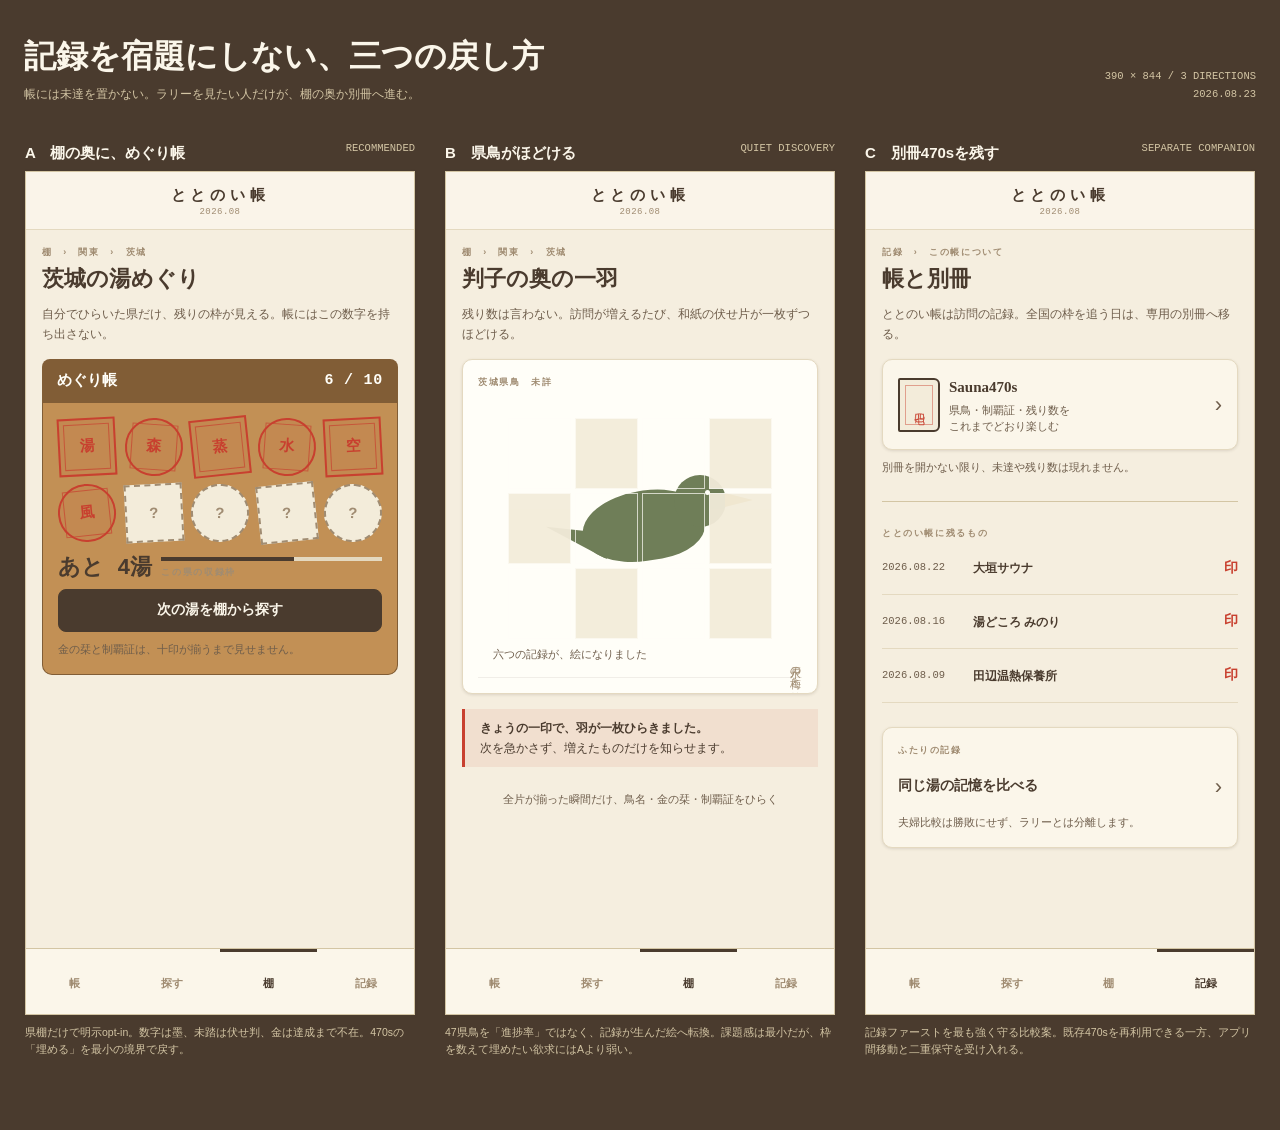
<file: assets/totonoi/rally-revival/visual-directions.html>
<!DOCTYPE html>
<html lang="ja">
<head>
<meta charset="UTF-8">
<meta name="viewport" content="width=device-width, initial-scale=1">
<title>ととのい帳 スタンプラリー復活案</title>
<style>
/* Hallmark · redesign · genre: editorial · system: ととのい帳 style reference v1
 * Pre-emit critique: Philosophy 5 · Hierarchy 5 · Execution 4 · Specificity 5 · Restraint 5 · Variety 5
 * Audience: 紗也乃さん / Shun / ココ · use: rally placement decision · tone: 静かな蒐集
 */
:root {
  --bg: #F5EEDF;
  --paper: #FBF6EA;
  --paper2: #F3ECDA;
  --paper-hi: #FFFEF8;
  --ink: #4A3B2E;
  --ink-mid: #6E5D4B;
  --ink-mute: #A08C72;
  --rule: #E4D9C0;
  --rule2: #D3C5A4;
  --stamp: #C8402F;
  --stamp-wash: rgba(200, 64, 47, .09);
  --stamp-ghost: rgba(200, 64, 47, .45);
  --gold: #C7973F;
  --plank: #C29055;
  --plank-dark: #815D36;
  --leaf: #6F7E58;
  --paper-wash: rgba(251, 246, 234, .9);
  --ink-wash: rgba(74, 59, 46, .08);
  --font-mincho: "Hiragino Mincho ProN", "Yu Mincho", "Noto Serif JP", serif;
  --font-round: ui-rounded, "Hiragino Maru Gothic ProN", "Yu Gothic", sans-serif;
  --font-mono: ui-monospace, monospace;
  --t-micro: 9px;
  --t-caption: 10.5px;
  --t-body-sm: 12px;
  --t-body: 13.5px;
  --t-lead: 15px;
  --t-heading-sm: 22px;
  --t-heading: 32px;
  --sp-xs: 3px;
  --sp-sm: 6px;
  --sp-md: 9px;
  --sp-lg: 15px;
  --sp-xl: 24px;
  --sp-2xl: 36px;
  --r-paper: 10px;
  --r-control: 8px;
  --r-chip: 999px;
  --sh-paper: 0 1px 3px rgba(74, 59, 46, .15);
}
* { box-sizing: border-box; }
html, body { margin: 0; min-height: 100%; overflow-x: clip; }
body {
  background: var(--ink);
  color: var(--ink);
  font-family: var(--font-round);
  font-size: var(--t-body);
  line-height: 1.7;
}
button { color: inherit; font: inherit; }
.artboard { width: min(1320px, 100%); margin: 0 auto; padding: var(--sp-2xl) var(--sp-xl) 72px; }
.board-head { color: var(--paper); display: grid; grid-template-columns: minmax(0, 1fr) auto; gap: var(--sp-xl); align-items: end; margin-bottom: var(--sp-2xl); }
.board-head h1 { margin: 0; font-family: var(--font-mincho); font-size: var(--t-heading); font-style: normal; line-height: 1.3; }
.board-head p { margin: var(--sp-sm) 0 0; color: var(--rule2); font-size: var(--t-body-sm); }
.board-head aside { color: var(--rule2); font-family: var(--font-mono); font-size: var(--t-caption); text-align: right; }
.cuts { display: grid; grid-template-columns: repeat(3, minmax(0, 390px)); gap: 42px 30px; justify-content: center; }
.target { min-width: 0; }
.target-head { color: var(--paper); display: flex; justify-content: space-between; gap: var(--sp-md); margin-bottom: var(--sp-sm); }
.target-head b { font-size: var(--t-lead); }
.target-head span { color: var(--rule2); font-family: var(--font-mono); font-size: var(--t-caption); }
.target-note { color: var(--rule2); font-size: var(--t-caption); line-height: 1.6; margin: var(--sp-md) 0 0; }
.cut { position: relative; width: min(390px, calc(100vw - 24px)); height: 844px; overflow: hidden; background: var(--bg); border: 1px solid var(--rule2); box-shadow: var(--sh-paper); }
.cut::before { content: ""; position: absolute; inset: 0; pointer-events: none; opacity: .16; border: 1px solid var(--ink-wash); }
.screen { position: relative; z-index: 1; height: 100%; display: flex; flex-direction: column; }
.app-head { height: 58px; flex: 0 0 58px; display: flex; align-items: center; justify-content: center; background: var(--paper-wash); border-bottom: 1px solid var(--rule); }
.wordmark { margin: 0; font-size: var(--t-lead); font-weight: 800; letter-spacing: .32em; }
.wordmark small { display: block; margin-top: -2px; color: var(--ink-mute); font-family: var(--font-mono); font-size: var(--t-micro); font-weight: 400; letter-spacing: .05em; text-align: center; }
.content { flex: 1; min-height: 0; overflow: hidden; padding: var(--sp-lg) 16px 82px; }
.page-kicker { display: block; color: var(--ink-mute); font-size: var(--t-micro); font-weight: 700; letter-spacing: .18em; }
.page-title { margin: var(--sp-xs) 0 0; font-family: var(--font-mincho); font-size: var(--t-heading-sm); font-style: normal; line-height: 1.4; overflow-wrap: anywhere; }
.lede { margin: var(--sp-md) 0 var(--sp-lg); color: var(--ink-mid); font-size: var(--t-body-sm); }
.mono { font-family: var(--font-mono); letter-spacing: .05em; }
.paper { background: var(--paper); border: 1px solid var(--rule); border-radius: var(--r-paper); box-shadow: var(--sh-paper); padding: var(--sp-lg); }
.eyebrow { color: var(--ink-mute); font-size: var(--t-micro); font-weight: 700; letter-spacing: .18em; }
.row { display: flex; align-items: center; justify-content: space-between; gap: var(--sp-md); }
.btn { min-height: 42px; border: 1px solid var(--rule2); border-radius: var(--r-control); background: var(--paper); padding: var(--sp-md) var(--sp-lg); font-weight: 700; }
.btn.primary { background: var(--ink); border-color: var(--ink); color: var(--paper); }
.btn.full { width: 100%; }
.text-link { color: var(--ink-mid); font-size: var(--t-caption); text-decoration: underline; }
.nav { position: absolute; inset: auto 0 0; height: 66px; display: grid; grid-template-columns: repeat(4, minmax(0, 1fr)); background: var(--paper); border-top: 1px solid var(--rule2); }
.nav span { display: grid; place-items: center; border-top: 3px solid transparent; color: var(--ink-mute); font-size: var(--t-caption); font-weight: 700; }
.nav .active { border-top-color: var(--ink); color: var(--ink); }
.shelf-cap { margin-top: var(--sp-lg); padding: var(--sp-md) var(--sp-lg); color: var(--paper-hi); background: var(--plank-dark); border-radius: var(--r-control) var(--r-control) 0 0; font-family: var(--font-mincho); font-size: var(--t-lead); font-weight: 700; }
.shelf { padding: var(--sp-lg); background: var(--plank); border: 1px solid var(--plank-dark); border-top: 0; border-radius: 0 0 var(--r-paper) var(--r-paper); }
.stamp-grid { display: grid; grid-template-columns: repeat(5, minmax(0, 1fr)); gap: var(--sp-md); }
.seal { position: relative; aspect-ratio: 1; display: grid; place-items: center; color: var(--stamp); border: 2px solid currentColor; background: var(--stamp-wash); font-family: var(--font-mincho); font-size: var(--t-lead); font-weight: 700; transform: rotate(var(--tilt, -3deg)); }
.seal::after { content: ""; position: absolute; inset: 4px; border: 1px solid currentColor; opacity: .7; }
.seal:nth-child(2n) { --tilt: 4deg; border-radius: 50%; }
.seal:nth-child(3n) { --tilt: -6deg; }
.seal.miss { color: var(--ink-mute); background: var(--paper2); border-style: dashed; font-family: var(--font-round); }
.seal.miss::after { display: none; }
.progress { margin: var(--sp-lg) 0 var(--sp-md); display: grid; grid-template-columns: auto minmax(0, 1fr); gap: var(--sp-md); align-items: end; }
.progress strong { font-family: var(--font-mono); font-size: var(--t-heading-sm); line-height: 1; }
.track { height: 4px; margin-bottom: 4px; background: var(--rule); }
.track span { display: block; width: 60%; height: 100%; background: var(--ink); }
.quiet-note { margin: var(--sp-md) 0 0; color: var(--ink-mid); font-size: var(--t-caption); }
.bird-card { position: relative; margin-top: var(--sp-lg); overflow: hidden; background: var(--paper-hi); }
.bird-card::after { content: "水戸の梅と鶯"; position: absolute; right: 14px; bottom: 10px; color: var(--ink-mute); font-family: var(--font-mincho); font-size: var(--t-caption); writing-mode: vertical-rl; }
.bird-stage { position: relative; height: 278px; margin-top: var(--sp-md); border-bottom: 1px solid var(--ink-wash); }
.bird { position: absolute; left: 66px; top: 53px; width: 185px; height: 132px; color: var(--leaf); }
.bird .body { position: absolute; left: 38px; top: 38px; width: 122px; height: 70px; border-radius: 58% 52% 44% 56%; background: currentColor; transform: rotate(-9deg); }
.bird .head { position: absolute; right: 3px; top: 22px; width: 52px; height: 52px; border-radius: 50%; background: currentColor; }
.bird .beak { position: absolute; right: -24px; top: 40px; width: 0; height: 0; border-top: 7px solid transparent; border-bottom: 7px solid transparent; border-left: 28px solid var(--gold); }
.bird .tail { position: absolute; left: 0; top: 73px; width: 76px; height: 27px; background: currentColor; clip-path: polygon(0 34%, 100% 0, 87% 100%); transform: rotate(13deg); }
.bird .eye { position: absolute; right: 19px; top: 37px; width: 5px; height: 5px; border-radius: 50%; background: var(--paper-hi); }
.tiles { position: absolute; inset: 18px 30px 38px; display: grid; grid-template-columns: repeat(4, minmax(0, 1fr)); grid-template-rows: repeat(3, minmax(0, 1fr)); gap: 4px; }
.tile { border: 1px solid rgba(255, 254, 248, .7); }
.tile.hidden { background: var(--paper2); opacity: .94; }
.bird-label { position: absolute; left: 15px; bottom: 12px; font-family: var(--font-mono); font-size: var(--t-caption); color: var(--ink-mid); }
.moment { margin-top: var(--sp-lg); padding: var(--sp-md) var(--sp-lg); border-left: 3px solid var(--stamp); background: var(--stamp-wash); font-size: var(--t-body-sm); }
.settings-row { display: grid; grid-template-columns: 42px minmax(0, 1fr) auto; gap: var(--sp-md); align-items: center; margin-top: var(--sp-lg); }
.book-icon { width: 42px; height: 54px; border: 2px solid var(--ink); border-radius: 2px 6px 6px 2px; background: var(--paper2); position: relative; }
.book-icon::before { content: "四七〇"; position: absolute; inset: 5px; display: grid; place-items: center; border: 1px solid var(--stamp-ghost); color: var(--stamp); font-family: var(--font-mincho); font-size: var(--t-caption); writing-mode: vertical-rl; }
.settings-row h3 { margin: 0; font-family: var(--font-mincho); font-size: var(--t-lead); }
.settings-row p { margin: 2px 0 0; color: var(--ink-mid); font-size: var(--t-caption); line-height: 1.5; }
.arrow { color: var(--ink-mid); font-size: var(--t-heading-sm); }
.ledger { margin-top: var(--sp-xl); border-top: 1px solid var(--rule2); }
.ledger-row { display: grid; grid-template-columns: 82px minmax(0, 1fr) auto; gap: var(--sp-md); align-items: center; padding: var(--sp-lg) 0; border-bottom: 1px solid var(--rule); }
.ledger-row time { color: var(--ink-mid); font-family: var(--font-mono); font-size: var(--t-caption); }
.ledger-row b { font-size: var(--t-body-sm); }
.ledger-row span { color: var(--stamp); font-family: var(--font-mincho); font-weight: 700; }
.rule-note { margin-top: var(--sp-xl); color: var(--ink-mid); font-size: var(--t-caption); text-align: center; }
@media (max-width: 900px) {
  .artboard { padding: var(--sp-xl) var(--sp-md) 60px; }
  .board-head { grid-template-columns: minmax(0, 1fr); }
  .board-head aside { text-align: left; }
  .cuts { grid-template-columns: minmax(0, 390px); }
}
body[data-cut] { background: var(--bg); }
body[data-cut] .artboard { width: 390px; padding: 0; }
body[data-cut] .board-head,
body[data-cut] .target-head,
body[data-cut] .target-note { display: none; }
body[data-cut] .cuts { display: block; }
body[data-cut] .target { display: none; }
body[data-cut="direction-a"] .target:nth-child(1),
body[data-cut="direction-b"] .target:nth-child(2),
body[data-cut="direction-c"] .target:nth-child(3) { display: block; }
body[data-cut] .cut { width: 390px; border: 0; }
</style>
</head>
<body>
<main class="artboard">
  <header class="board-head">
    <div>
      <h1>記録を宿題にしない、三つの戻し方</h1>
      <p>帳には未達を置かない。ラリーを見たい人だけが、棚の奥か別冊へ進む。</p>
    </div>
    <aside>390 × 844 / 3 DIRECTIONS<br>2026.08.23</aside>
  </header>

  <section class="cuts">
    <article class="target">
      <div class="target-head"><b>A　棚の奥に、めぐり帳</b><span>RECOMMENDED</span></div>
      <div class="cut" id="direction-a">
        <div class="screen">
          <header class="app-head"><h2 class="wordmark">ととのい帳<small>2026.08</small></h2></header>
          <div class="content">
            <span class="page-kicker">棚　›　関東　›　茨城</span>
            <h2 class="page-title">茨城の湯めぐり</h2>
            <p class="lede">自分でひらいた県だけ、残りの枠が見える。帳にはこの数字を持ち出さない。</p>
            <div class="shelf-cap row"><span>めぐり帳</span><span class="mono">6 / 10</span></div>
            <div class="shelf">
              <div class="stamp-grid" aria-label="10湯中6湯訪問済み">
                <span class="seal">湯</span><span class="seal">森</span><span class="seal">蒸</span><span class="seal">水</span><span class="seal">空</span>
                <span class="seal">風</span><span class="seal miss">?</span><span class="seal miss">?</span><span class="seal miss">?</span><span class="seal miss">?</span>
              </div>
              <div class="progress"><strong>あと 4湯</strong><div><div class="track"><span></span></div><div class="eyebrow">この県の収録枠</div></div></div>
              <button class="btn primary full">次の湯を棚から探す</button>
              <p class="quiet-note">金の栞と制覇証は、十印が揃うまで見せません。</p>
            </div>
          </div>
          <nav class="nav"><span>帳</span><span>探す</span><span class="active">棚</span><span>記録</span></nav>
        </div>
      </div>
      <p class="target-note">県棚だけで明示opt-in。数字は墨、未踏は伏せ判、金は達成まで不在。470sの「埋める」を最小の境界で戻す。</p>
    </article>

    <article class="target">
      <div class="target-head"><b>B　県鳥がほどける</b><span>QUIET DISCOVERY</span></div>
      <div class="cut" id="direction-b">
        <div class="screen">
          <header class="app-head"><h2 class="wordmark">ととのい帳<small>2026.08</small></h2></header>
          <div class="content">
            <span class="page-kicker">棚　›　関東　›　茨城</span>
            <h2 class="page-title">判子の奥の一羽</h2>
            <p class="lede">残り数は言わない。訪問が増えるたび、和紙の伏せ片が一枚ずつほどける。</p>
            <section class="paper bird-card">
              <div class="eyebrow">茨城県鳥　未詳</div>
              <div class="bird-stage">
                <div class="bird" aria-hidden="true"><span class="tail"></span><span class="body"></span><span class="head"></span><span class="beak"></span><span class="eye"></span></div>
                <div class="tiles" aria-hidden="true">
                  <i class="tile"></i><i class="tile hidden"></i><i class="tile"></i><i class="tile hidden"></i>
                  <i class="tile hidden"></i><i class="tile"></i><i class="tile"></i><i class="tile hidden"></i>
                  <i class="tile"></i><i class="tile hidden"></i><i class="tile"></i><i class="tile hidden"></i>
                </div>
                <span class="bird-label">六つの記録が、絵になりました</span>
              </div>
            </section>
            <div class="moment"><b>きょうの一印で、羽が一枚ひらきました。</b><br>次を急かさず、増えたものだけを知らせます。</div>
            <p class="rule-note">全片が揃った瞬間だけ、鳥名・金の栞・制覇証をひらく</p>
          </div>
          <nav class="nav"><span>帳</span><span>探す</span><span class="active">棚</span><span>記録</span></nav>
        </div>
      </div>
      <p class="target-note">47県鳥を「進捗率」ではなく、記録が生んだ絵へ転換。課題感は最小だが、枠を数えて埋めたい欲求にはAより弱い。</p>
    </article>

    <article class="target">
      <div class="target-head"><b>C　別冊470sを残す</b><span>SEPARATE COMPANION</span></div>
      <div class="cut" id="direction-c">
        <div class="screen">
          <header class="app-head"><h2 class="wordmark">ととのい帳<small>2026.08</small></h2></header>
          <div class="content">
            <span class="page-kicker">記録　›　この帳について</span>
            <h2 class="page-title">帳と別冊</h2>
            <p class="lede">ととのい帳は訪問の記録。全国の枠を追う日は、専用の別冊へ移る。</p>
            <section class="paper settings-row">
              <div class="book-icon" aria-hidden="true"></div>
              <div><h3>Sauna470s</h3><p>県鳥・制覇証・残り数を<br>これまでどおり楽しむ</p></div>
              <span class="arrow">›</span>
            </section>
            <p class="quiet-note">別冊を開かない限り、未達や残り数は現れません。</p>
            <div class="ledger">
              <div class="eyebrow" style="margin-top:24px">ととのい帳に残るもの</div>
              <div class="ledger-row"><time>2026.08.22</time><b>大垣サウナ</b><span>印</span></div>
              <div class="ledger-row"><time>2026.08.16</time><b>湯どころ みのり</b><span>印</span></div>
              <div class="ledger-row"><time>2026.08.09</time><b>田辺温熱保養所</b><span>印</span></div>
            </div>
            <section class="paper" style="margin-top:24px">
              <div class="eyebrow">ふたりの記録</div>
              <div class="row" style="margin-top:9px"><b>同じ湯の記憶を比べる</b><span class="arrow">›</span></div>
              <p class="quiet-note">夫婦比較は勝敗にせず、ラリーとは分離します。</p>
            </section>
          </div>
          <nav class="nav"><span>帳</span><span>探す</span><span>棚</span><span class="active">記録</span></nav>
        </div>
      </div>
      <p class="target-note">記録ファーストを最も強く守る比較案。既存470sを再利用できる一方、アプリ間移動と二重保守を受け入れる。</p>
    </article>
  </section>
</main>
<script>
const selectCut = () => {
  const cut = new URLSearchParams(location.search).get("cut") || location.hash.slice(1);
  if (/^direction-[abc]$/.test(cut)) document.body.dataset.cut = cut;
  else delete document.body.dataset.cut;
};
selectCut();
addEventListener("hashchange", selectCut);
</script>
</body>
</html>
</file>
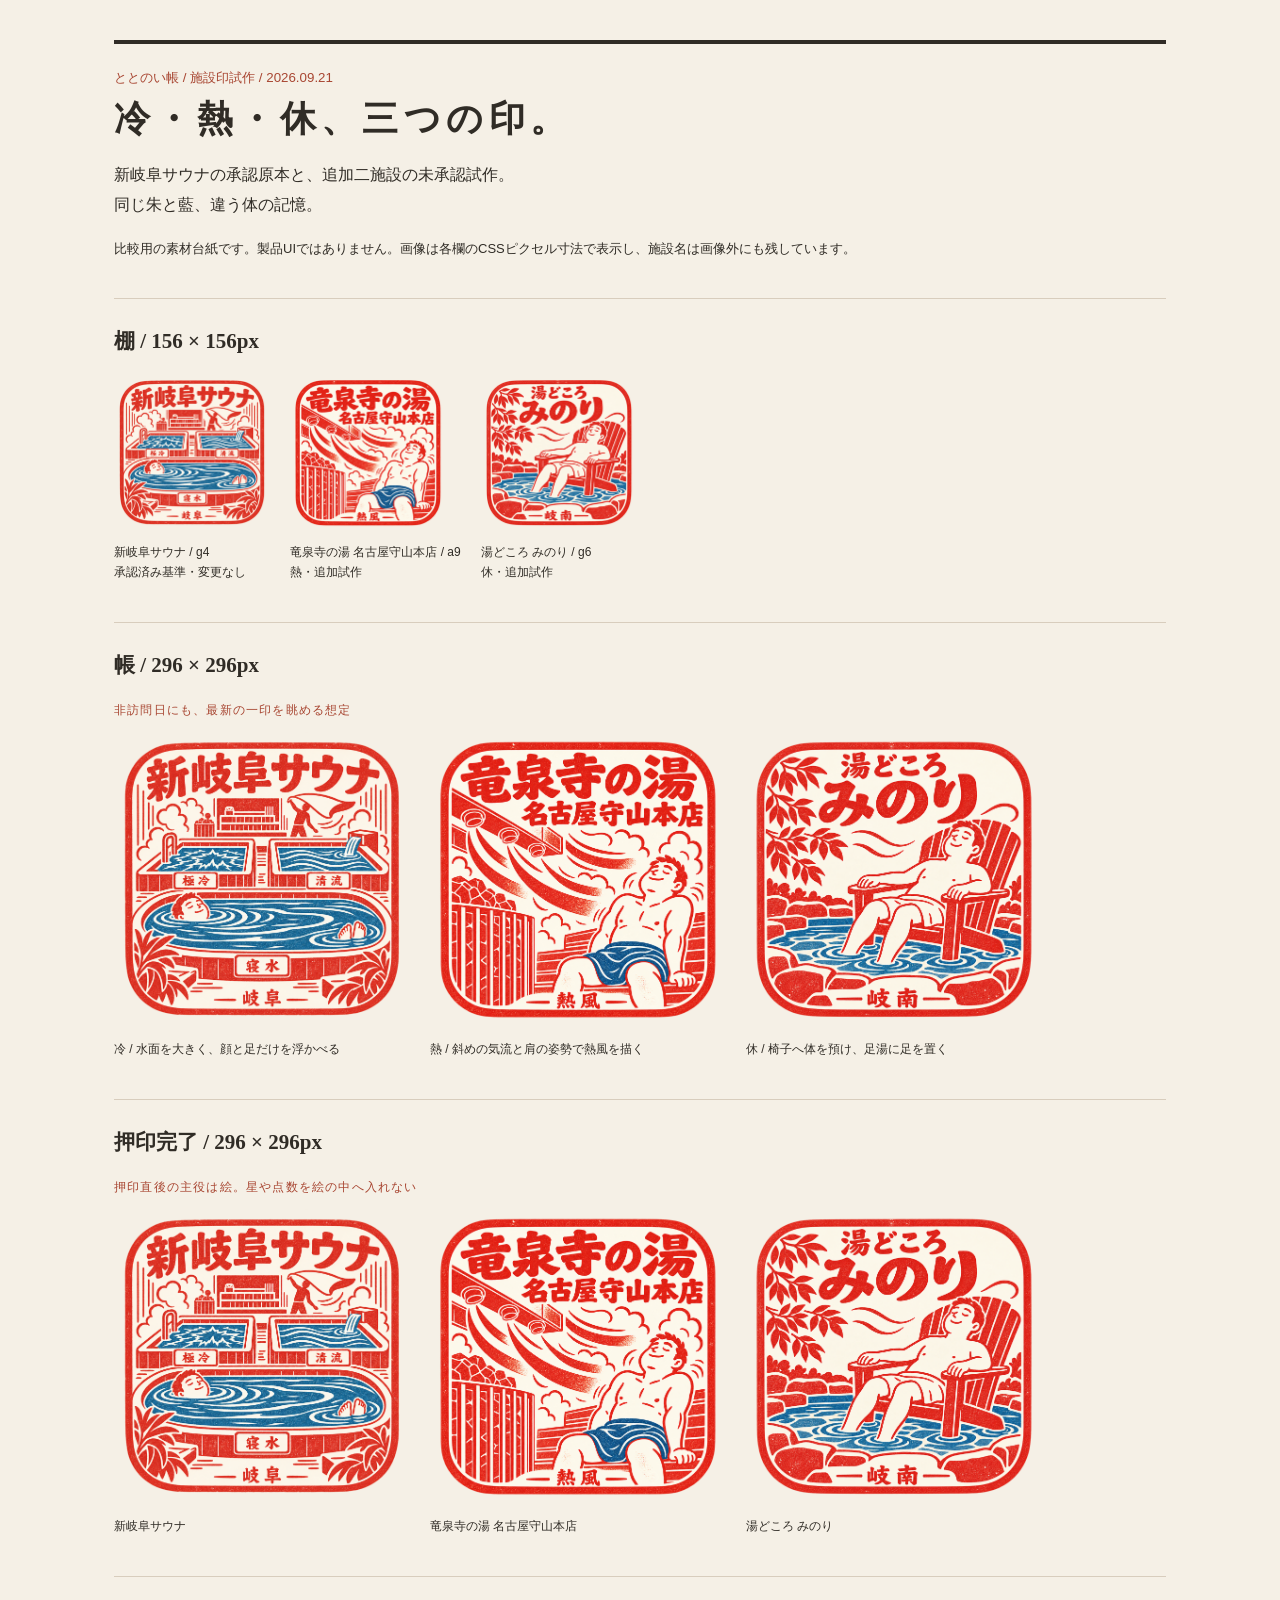
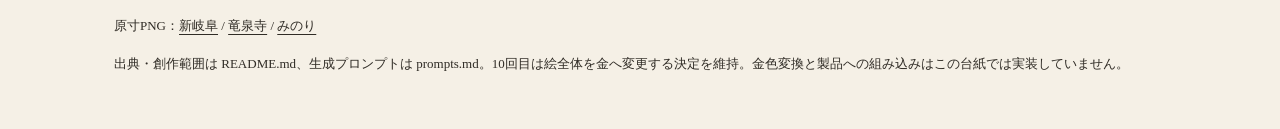
<file: assets/totonoi/seal-art/compare.html>
<!doctype html>
<html lang="ja">
<meta charset="utf-8">
<meta name="viewport" content="width=device-width, initial-scale=1">
<title>冷・熱・休 | 三印の原寸比較</title>
<style>
:root{color-scheme:light;--paper:#f5f0e6;--ink:#302c26;--line:#d8cdbd;--red:#a84632}
*{box-sizing:border-box}body{margin:0;background:var(--paper);color:var(--ink);font-family:"Hiragino Mincho ProN","Yu Mincho",serif}main{max-width:1100px;margin:auto;padding:40px 24px}header{border-top:4px solid var(--ink);padding:24px 0}h1{font-size:36px;letter-spacing:.15em;margin:8px 0}p{line-height:1.9}small,.note,figcaption{font-family:"Hiragino Kaku Gothic ProN",sans-serif}small{color:var(--red)}section{padding:28px 0;border-top:1px solid var(--line)}h2{font-size:21px;margin:0 0 20px}.row{display:flex;flex-wrap:wrap;gap:20px}figure{margin:0;flex:0 0 auto}img{display:block;object-fit:contain;width:var(--size);height:var(--size)}.shelf{--size:156px}.large{--size:296px}figcaption{font-size:12px;line-height:1.6;max-width:296px;margin:12px 0}.context{font-size:12px;letter-spacing:.1em;margin:0 0 10px;color:var(--red)}.note{font-size:13px}a{color:inherit;text-underline-offset:4px}footer{border-top:1px solid var(--line);padding-top:24px;font-size:13px}
@media(max-width:600px){main{padding:24px 12px}h1{font-size:28px}.row{gap:20px 0}.shelf .row{justify-content:space-between}.large .row{justify-content:center}.shelf figure{max-width:156px}}
</style>
<main>
<header><small>ととのい帳 / 施設印試作 / 2026.09.21</small><h1>冷・熱・休、三つの印。</h1><p>新岐阜サウナの承認原本と、追加二施設の未承認試作。<br>同じ朱と藍、違う体の記憶。</p><p class="note">比較用の素材台紙です。製品UIではありません。画像は各欄のCSSピクセル寸法で表示し、施設名は画像外にも残しています。</p></header>
<section class="shelf"><h2>棚 / 156 × 156px</h2><div class="row">
<figure><img src="ref-shin-gifu-sauna.png" alt="新岐阜サウナ。寝水に身を浮かべる姿" width="156" height="156"><figcaption>新岐阜サウナ / g4<br>承認済み基準・変更なし</figcaption></figure>
<figure><img src="a9-ryusenji-moriyama.png" alt="竜泉寺の湯 名古屋守山本店。熱風を受ける姿" width="156" height="156"><figcaption>竜泉寺の湯 名古屋守山本店 / a9<br>熱・追加試作</figcaption></figure>
<figure><img src="g6-minori.png" alt="湯どころ みのり。足湯の椅子で休む姿" width="156" height="156"><figcaption>湯どころ みのり / g6<br>休・追加試作</figcaption></figure>
</div></section>
<section class="large"><h2>帳 / 296 × 296px</h2><p class="context">非訪問日にも、最新の一印を眺める想定</p><div class="row">
<figure><img src="ref-shin-gifu-sauna.png" alt="帳に表示する新岐阜の印" width="296" height="296"><figcaption>冷 / 水面を大きく、顔と足だけを浮かべる</figcaption></figure>
<figure><img src="a9-ryusenji-moriyama.png" alt="帳に表示する竜泉寺の印" width="296" height="296"><figcaption>熱 / 斜めの気流と肩の姿勢で熱風を描く</figcaption></figure>
<figure><img src="g6-minori.png" alt="帳に表示するみのりの印" width="296" height="296"><figcaption>休 / 椅子へ体を預け、足湯に足を置く</figcaption></figure>
</div></section>
<section class="large"><h2>押印完了 / 296 × 296px</h2><p class="context">押印直後の主役は絵。星や点数を絵の中へ入れない</p><div class="row">
<figure><img src="ref-shin-gifu-sauna.png" alt="押印完了に表示する新岐阜の印" width="296" height="296"><figcaption>新岐阜サウナ</figcaption></figure>
<figure><img src="a9-ryusenji-moriyama.png" alt="押印完了に表示する竜泉寺の印" width="296" height="296"><figcaption>竜泉寺の湯 名古屋守山本店</figcaption></figure>
<figure><img src="g6-minori.png" alt="押印完了に表示するみのりの印" width="296" height="296"><figcaption>湯どころ みのり</figcaption></figure>
</div></section>
<footer><p>原寸PNG：<a href="ref-shin-gifu-sauna.png">新岐阜</a> / <a href="a9-ryusenji-moriyama.png">竜泉寺</a> / <a href="g6-minori.png">みのり</a></p><p>出典・創作範囲は README.md、生成プロンプトは prompts.md。10回目は絵全体を金へ変更する決定を維持。金色変換と製品への組み込みはこの台紙では実装していません。</p></footer>
</main>
</html>
</file>
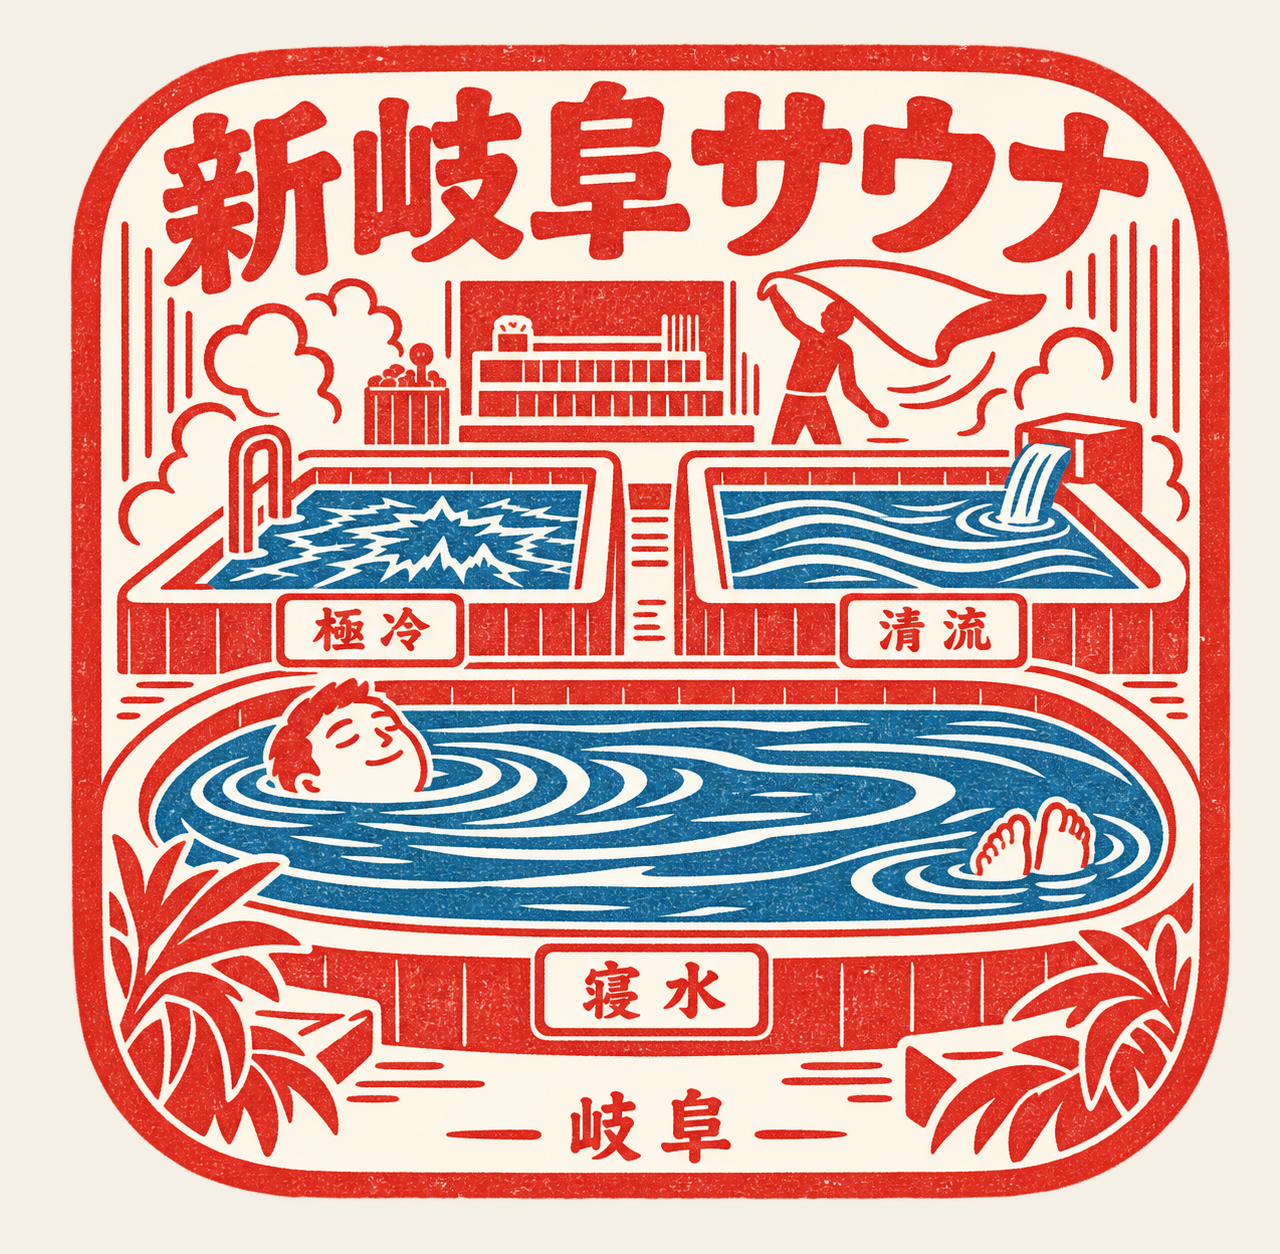
<file: assets/totonoi/seal-art/original-compare.html>
<!doctype html>
<html lang="ja">
<meta charset="utf-8"><meta name="viewport" content="width=device-width, initial-scale=1">
<title>原寸と縮小 / 施設印比較</title>
<style>
*{box-sizing:border-box}body{margin:0;background:#f5f0e6;color:#302c26;font-family:"Hiragino Mincho ProN","Yu Mincho",serif}main{padding:0 24px;width:2146px;position:relative}header{position:absolute;left:1310px;top:400px;width:812px;border-top:3px solid #302c26}h1{font-size:24px;margin:14px 0 12px}p,figcaption{font-family:"Hiragino Kaku Gothic ProN",sans-serif;font-size:14px}p{margin:0;line-height:1.8}.row{display:flex;gap:32px;align-items:flex-start}figure{margin:0}figcaption{height:32px}figure:first-child figcaption{display:none}img{display:block;object-fit:contain}nav{position:absolute;left:1310px;top:560px;padding:12px 0}a{color:inherit;margin-right:24px}
</style>
<main><header><h1 id="name"></h1><p>左は原寸1254px。右は棚156px・帳296px・完了296px。比較台紙は横スクロールで原寸維持。</p></header><div class="row" id="row"></div><nav><a href="?facility=g4">新岐阜</a><a href="?facility=a9">竜泉寺</a><a href="?facility=g6">みのり</a><a href="compare.html">三印の小画面比較</a></nav></main>
<script>
const facilities={g4:['新岐阜サウナ / 承認済み基準','ref-shin-gifu-sauna.png'],a9:['竜泉寺の湯 名古屋守山本店 / 未承認試作','a9-ryusenji-moriyama.png'],g6:['湯どころ みのり / 未承認試作','g6-minori.png']};
const [name,file]=facilities[new URLSearchParams(location.search).get('facility')]||facilities.g4;
document.querySelector('#name').textContent=name;
for(const [label,size] of [['原寸',1254],['棚',156],['帳',296],['押印完了',296]]){const figure=document.createElement('figure');const caption=document.createElement('figcaption');caption.textContent=`${label} / ${size} × ${size}px`;const img=document.createElement('img');img.src=file;img.alt=name;img.width=img.height=size;figure.append(caption,img);document.querySelector('#row').append(figure);}
</script></html>
</file>
<file: assets/totonoi/five-jobs/tokens.css>
/* Existing constitution v1.2. No new product tokens proposed. */
:root {
  --bg:#F5EEDF; --paper:#FBF6EA; --paper2:#F3ECDA; --paper-hi:#FFFEF8;
  --ink:#4A3B2E; --ink-mid:#6E5D4B; --ink-mute:#A08C72;
  --rule:#E4D9C0; --rule2:#D3C5A4; --stamp:#C8402F;
  --stamp-ghost:rgba(200,64,47,.5); --gold:#C7973F;
  --water:#5E88A0; --sauna:#C75B47; --ok:#6F9A63;
  --map-paper:#FBF1DC; --map-land:#C7A876; --lake:#C6DCDF; --plank:#C29055;
  --font-mincho:"Hiragino Mincho ProN","Yu Mincho","Noto Serif JP",serif;
  --font-round:ui-rounded,"Hiragino Maru Gothic ProN","Yu Gothic",sans-serif;
  --font-mono:ui-monospace,monospace;
  --t-micro:9px; --t-caption:10.5px; --t-body-sm:12px; --t-body:13.5px;
  --t-lead:15px; --t-heading-sm:22px; --t-heading:32px; --t-display:46px;
  --sp-xs:3px; --sp-sm:6px; --sp-md:9px; --sp-lg:15px; --sp-xl:24px; --sp-2xl:36px;
  --r-paper:10px; --r-control:8px; --r-chip:999px;
  --sh-paper:0 1px 3px rgba(74,59,46,.15);
  --sh-stamp:0 3px 10px rgba(74,59,46,.3);
}
</file>
<file: assets/totonoi/five-jobs/mock.css>
/* Hallmark: editorial / existing totonoi system / five distinct compositions.
 * Pre-emit critique: P5 H4 E4 S5 R5 V4. Review annotations are not product UI. */
*{box-sizing:border-box}
html,body{margin:0;overflow-x:clip;min-height:100%}
body{background:var(--bg);color:var(--ink);font-family:var(--font-round);font-size:var(--t-body);line-height:1.7}
h1,h2,h3,p{margin:0}
h1,h2,h3{overflow-wrap:anywhere;min-width:0}
h1,h2,.title{font-family:var(--font-mincho);letter-spacing:.02em;font-style:normal}
h1{font-size:var(--t-display);line-height:1.1}
h2,.title{font-size:var(--t-heading);line-height:1.3}
h3{font-size:var(--t-lead);line-height:1.6}
small,.caption{font-size:var(--t-caption);line-height:1.5;color:var(--ink-mid)}
.mono,time,output{font-family:var(--font-mono);letter-spacing:.05em}
button,input,select{font:inherit;color:inherit}
button{cursor:pointer;border:0;background:none;white-space:nowrap}
button:focus-visible,input:focus-visible,select:focus-visible{outline:2px solid var(--ink);outline-offset:3px}
button:hover{background-color:var(--paper2)}
.board-head{max-width:1224px;margin:auto;padding:var(--sp-2xl) var(--sp-xl)}
.board-head h1{margin:var(--sp-lg) 0 var(--sp-xl)}
.board{display:grid;grid-template-columns:repeat(3,minmax(0,390px));gap:var(--sp-2xl) var(--sp-xl);justify-content:center;padding:0 var(--sp-xl) var(--sp-2xl)}
.study{min-width:0;margin:0}
.study>h2{font-family:var(--font-round);font-size:var(--t-lead);margin-bottom:var(--sp-md)}
.study figcaption{margin-top:var(--sp-lg);font-size:var(--t-body-sm);color:var(--ink-mid)}
.study figcaption b{display:block;color:var(--ink)}
.screen{position:relative;width:100%;height:844px;display:flex;flex-direction:column;background:var(--bg) url('../../../totonoi/art/paper-page.webp') repeat;background-size:390px auto;border:1px solid var(--rule2);overflow:hidden}
.proof-banner{font-size:var(--t-caption);line-height:1.5;background:var(--paper2);padding:var(--sp-xs) var(--sp-lg);text-align:center;color:var(--ink-mid);flex:none}
.mast{padding:var(--sp-lg) 16px var(--sp-md);flex:none;display:flex;justify-content:space-between;align-items:center;border-bottom:1px solid var(--rule2)}
.mast .brand{font-family:var(--font-mincho);font-size:var(--t-heading-sm);letter-spacing:.02em}
.mast .caption{text-align:right}
.content{flex:1;min-height:0;overflow:auto;padding:var(--sp-lg) 16px var(--sp-xl);scrollbar-width:none}
.content::-webkit-scrollbar{display:none}
.page-heading{margin-bottom:var(--sp-lg)}
.kicker{font-size:var(--t-caption);color:var(--ink-mid);letter-spacing:.18em;margin-bottom:var(--sp-sm)}
.rule{height:1px;background:var(--rule2);margin:var(--sp-lg) 0}
.paper{background:var(--paper);border:1px solid var(--rule);border-radius:var(--r-paper);padding:var(--sp-lg)}
.row{display:flex;align-items:center;justify-content:space-between;gap:var(--sp-md)}
.row>*{min-width:0}
.primary,.secondary{min-height:42px;padding:var(--sp-md) var(--sp-lg);border-radius:var(--r-control);font-weight:700;font-size:var(--t-body)}
.primary{background:var(--ink);color:var(--paper);width:100%}
.primary:hover{background:var(--ink-mid)}
.secondary{border:1px solid var(--rule2);background:var(--paper)}
.text-link{text-decoration:underline;font-size:var(--t-caption);padding:var(--sp-md) 0;text-underline-offset:3px}
.nav{display:flex;align-items:stretch;flex:none;background:var(--paper);border-top:1px solid var(--rule2);min-height:66px;padding:0 var(--sp-md)}
.nav button{flex:1;color:var(--ink-mid);font-size:var(--t-caption);border-top:3px solid transparent;padding:var(--sp-sm);display:flex;flex-direction:column;align-items:center;gap:var(--sp-xs)}
.nav button[aria-current="page"]{color:var(--ink);border-color:var(--ink);font-weight:700}
.nav img{width:27px;height:27px;object-fit:contain}
.seal{display:flex;justify-content:center;align-items:center}
.seal svg{width:100%;height:auto;max-height:100%}
.receipt{text-align:center;padding:var(--sp-lg);position:relative;background:var(--paper);border-radius:var(--r-paper);border:1px solid var(--rule);box-shadow:var(--sh-paper)}
.receipt::before{content:"";position:absolute;inset:0 auto 0 0;width:12px;background:url('../../../totonoi/art/binding-left.webp') left center/auto 100% no-repeat;pointer-events:none}
.receipt .seal{height:158px;width:158px;margin:var(--sp-sm) auto}
.receipt h2{font-size:var(--t-heading-sm);margin-bottom:var(--sp-sm)}
.receipt .record{color:var(--stamp);font-size:var(--t-body-sm);margin:var(--sp-sm) 0 var(--sp-lg)}
.next{margin-top:var(--sp-xl)}
.next-title{display:flex;justify-content:space-between;align-items:baseline;margin-bottom:var(--sp-md)}
.optional{font-size:var(--t-caption);border:1px solid var(--rule2);border-radius:var(--r-chip);padding:0 var(--sp-sm)}
.rating-block{padding:var(--sp-lg);background:var(--paper2);border-radius:var(--r-paper)}
.stars{font-size:var(--t-heading-sm);letter-spacing:.1em;color:var(--ink);line-height:1.4}
.star{position:relative;display:inline-block}
.star.half::after{content:"★";position:absolute;left:0;top:0;clip-path:inset(0 50% 0 0)}
.rating-block label{font-weight:700}
.rating-block output{font-size:var(--t-heading-sm)}
.rating-block input{width:100%;accent-color:var(--ink);display:block;margin:var(--sp-md) 0;min-height:24px}
.score-preview{padding:var(--sp-md) 0;border-top:1px solid var(--rule2);margin-top:var(--sp-md)}
.score-preview .caption{max-width:220px}
.summary{display:flex;gap:var(--sp-xl);align-items:baseline;margin-bottom:var(--sp-lg)}
.summary strong{font:700 var(--t-heading)/1.3 var(--font-mono);letter-spacing:.05em}
.summary span{font-size:var(--t-body-sm)}
.shelf-heading{margin-bottom:var(--sp-md)}
.collection{background:url('../../../totonoi/art/wood-back.webp') center/390px auto;padding:var(--sp-md) var(--sp-sm) 0;border-radius:var(--r-paper)}
.shelf-grid{display:grid;grid-template-columns:repeat(2,minmax(0,1fr));gap:var(--sp-lg) var(--sp-md)}
.shelf-cell{min-width:0;text-align:center;position:relative;padding-bottom:var(--sp-lg)}
.shelf-cell::after{content:"";position:absolute;bottom:0;left:-4px;right:-4px;height:12px;background:url('../../../totonoi/art/wood-shelf.webp') center/100% 100% no-repeat}
.stamp-space{height:137px;background:var(--paper);display:flex;align-items:center;justify-content:center;border:1px solid var(--rule2);border-radius:var(--r-paper);padding:var(--sp-sm)}
.stamp-space .seal{width:125px;height:125px}
.art-placeholder{height:100%;width:100%;border:1px dashed var(--ink-mid);border-radius:var(--r-control);display:flex;flex-direction:column;justify-content:center;gap:var(--sp-sm);color:var(--ink-mid);font-size:var(--t-body-sm)}
.art-placeholder b{font-size:var(--t-caption);font-weight:700}
.shelf-cell h3{font-size:var(--t-body-sm);margin-top:var(--sp-xs)}
.shelf-cell time{font-size:var(--t-micro);display:block;color:var(--ink-mid)}
.shelf-links{margin:var(--sp-sm) 0 var(--sp-md);display:flex;justify-content:space-between}
.earned{margin-top:var(--sp-md);border-top:1px solid var(--rule2);padding-top:var(--sp-md)}
.earned-row{display:flex;align-items:center;justify-content:space-around;margin-top:var(--sp-sm)}
.crest{text-align:center;font-size:var(--t-caption)}
.crest img{display:block;width:33px;height:33px;object-fit:contain;margin:auto}
.crest-icon{display:block;width:33px;height:33px;margin:auto;background:var(--stamp);mask:var(--crest) center/contain no-repeat}
.segment{display:flex;gap:var(--sp-md);border-bottom:1px solid var(--rule2);margin:var(--sp-sm) 0 var(--sp-lg)}
.segment button{padding:var(--sp-md) var(--sp-xs);font-size:var(--t-body-sm);border-bottom:2px solid transparent}
.segment button[aria-pressed="true"]{border-color:var(--ink);font-weight:700}
.select-row{display:flex;align-items:center;justify-content:space-between;gap:var(--sp-md);margin-bottom:var(--sp-lg)}
select{background:var(--paper);border:1px solid var(--rule2);border-radius:var(--r-control);padding:var(--sp-sm);font-size:var(--t-body-sm);min-width:0;min-height:36px}
.ranking{border-top:3px double var(--ink);border-bottom:3px double var(--ink);background:var(--paper);padding:0 var(--sp-lg)}
.rank-first{display:grid;grid-template-columns:27px minmax(0,1fr) 78px;gap:var(--sp-md);align-items:center;padding:var(--sp-xl) 0 var(--sp-lg)}
.rank-first .rank-no{font-family:var(--font-mincho);font-size:var(--t-heading-sm);writing-mode:vertical-rl;letter-spacing:.15em}
.rank-first h3{font-size:var(--t-lead)}
.rank-score{font-family:var(--font-mono);font-size:var(--t-heading);line-height:1.3;letter-spacing:.05em}
.rank-score small{font-family:var(--font-round)}
.rank-row{display:grid;grid-template-columns:24px minmax(0,1fr) auto;gap:var(--sp-md);align-items:center;padding:var(--sp-md) 0;border-top:1px solid var(--rule2)}
.rank-row h3{font-size:var(--t-body-sm)}
.rank-row .mono{font-size:var(--t-lead)}
.ranking-note{margin:var(--sp-md) 0 var(--sp-lg);font-size:var(--t-caption);color:var(--ink-mid)}
.notice-spec{padding:var(--sp-md) var(--sp-lg);border-left:3px solid var(--ok);background:var(--paper);margin-top:var(--sp-sm)}
.notice-spec b{font-size:var(--t-body-sm)}
.search{position:relative;margin-bottom:var(--sp-md)}
.search label{display:block;font-size:var(--t-body-sm);margin-bottom:var(--sp-sm)}
.search input{width:100%;height:45px;border:1px solid var(--rule2);background:var(--paper2);border-radius:var(--r-control);padding:var(--sp-md) var(--sp-lg)}
.search input::placeholder{color:var(--ink-mid)}
.chips{display:flex;gap:var(--sp-sm);flex-wrap:wrap;margin-bottom:var(--sp-lg)}
.chips button{font-size:var(--t-body-sm);padding:var(--sp-sm) var(--sp-md);border:1px solid var(--rule2);border-radius:var(--r-chip);background:var(--paper2)}
.chips button[aria-pressed="true"]{border-color:var(--ink);background:var(--paper);font-weight:700}
.find-feature{padding:var(--sp-lg);background:var(--paper);border:1px solid var(--rule2);border-radius:var(--r-paper);margin:var(--sp-md) 0}
.find-feature .seal{width:87px;height:87px;flex:none}
.find-feature h3{font-family:var(--font-mincho);font-size:var(--t-heading-sm);line-height:1.4}
.find-feature .temp-row{display:flex;gap:var(--sp-lg);margin:var(--sp-md) 0}
.temp-row strong{font-size:var(--t-heading-sm);font-family:var(--font-mono)}
.find-item{border-top:1px solid var(--rule2);padding:var(--sp-lg) 0;display:flex;gap:var(--sp-md);align-items:center}
.find-item .seal{width:57px;height:57px;flex:none}
.find-item h3{font-size:var(--t-body)}
.facility-heading{position:relative;padding-right:70px;margin-bottom:var(--sp-lg)}
.facility-heading .seal{position:absolute;right:0;top:0;width:66px;height:66px}
.facility-heading h2{font-size:var(--t-heading-sm);margin-bottom:var(--sp-sm)}
.facility-facts{display:flex;gap:var(--sp-lg);padding:var(--sp-md) 0;border-top:1px solid var(--rule2);border-bottom:1px solid var(--rule2);margin-bottom:var(--sp-lg);font-size:var(--t-body-sm)}
.room{padding:var(--sp-lg);background:var(--paper);border:1px solid var(--rule);border-radius:var(--r-paper);margin-top:var(--sp-md)}
.room .room-type{font-size:var(--t-caption);color:var(--sauna)}
.room.water .room-type{color:var(--water)}
.room .temp{font-family:var(--font-mono);font-size:var(--t-heading);line-height:1.3}
.room .temp small{font-family:var(--font-round)}
.obs{border-top:1px solid var(--rule);margin-top:var(--sp-md);padding-top:var(--sp-md);font-size:var(--t-body-sm)}
.obs .mono{color:var(--stamp)}
.fields{display:grid;grid-template-columns:repeat(2,minmax(0,1fr));gap:var(--sp-sm) var(--sp-md);font-size:var(--t-caption);color:var(--ink-mid);margin-top:var(--sp-md)}
.fields span{border-bottom:1px dotted var(--rule2);padding-bottom:var(--sp-xs)}
.facility-actions{margin-top:var(--sp-lg)}
[id="01-stamp"] .receipt .seal{width:126px;height:126px}
[id="01-stamp"] .receipt{padding-top:var(--sp-md);padding-bottom:var(--sp-md)}
[id="01-stamp"] .receipt .record{margin-bottom:var(--sp-md)}
[id="01-stamp"] .next{margin-top:var(--sp-lg)}
[id="01-stamp"] .rating-block{padding:var(--sp-md) var(--sp-lg)}
[id="02-shelf"] .page-heading{margin-bottom:var(--sp-sm)}
[id="02-shelf"] .summary{margin-bottom:var(--sp-md)}
[id="02-shelf"] .stamp-space{height:119px}
[id="02-shelf"] .stamp-space .seal{width:107px;height:107px}
[id="02-shelf"] .shelf-grid{row-gap:var(--sp-md)}
[id="02-shelf"] .shelf-links{margin-bottom:0}
[id="02-shelf"] .earned{margin-top:var(--sp-sm);padding-top:var(--sp-sm)}
[id="03-ranking"] .segment{margin-bottom:var(--sp-md)}
[id="03-ranking"] .select-row{margin-bottom:var(--sp-md)}
[id="03-ranking"] .rank-first{padding-top:var(--sp-lg);padding-bottom:var(--sp-md)}
[id="03-ranking"] .page-heading{margin-bottom:var(--sp-md)}
[id="03-ranking"] .ranking-note{margin-bottom:var(--sp-md)}
[id="03-ranking"] .notice-spec{padding:var(--sp-sm) var(--sp-md)}
[id="04-find"] .page-heading{margin-bottom:var(--sp-md)}
[id="04-find"] .find-feature{padding:var(--sp-md) var(--sp-lg)}
[id="04-find"] .find-feature .seal{width:66px;height:66px}
[id="04-find"] .find-feature .temp-row{margin:var(--sp-sm) 0}
[id="04-find"] .find-item{padding:var(--sp-md) 0}
[id="04-find"] .find-item .seal{width:45px;height:45px}
[id="05-facility"] .room{padding:var(--sp-md) var(--sp-lg)}
[id="05-facility"] .facility-heading{margin-bottom:var(--sp-md)}
[id="05-facility"] .facility-facts{margin-bottom:var(--sp-md)}
[id="05-facility"] .facility-actions{margin-top:var(--sp-md)}
[id="04-find"] .content,[id="05-facility"] .content{padding-bottom:var(--sp-lg)}
.is-hidden{display:none!important}
body.single .board-head,body.single .study>h2,body.single figcaption{display:none}
body.single .board{display:block;padding:0}
body.single .study{max-width:390px;margin:auto}
@media(max-width:1240px){.board{grid-template-columns:repeat(2,minmax(0,390px))}}
@media(max-width:820px){.board{grid-template-columns:minmax(0,390px);padding:0 0 var(--sp-xl)}.board-head{padding:var(--sp-xl) 16px}.study>h2,.study figcaption{padding:0 16px}}
@media(max-width:360px){.content{padding-left:12px;padding-right:12px}.stamp-space{height:125px}.stamp-space .seal{width:113px;height:113px}.rank-first{grid-template-columns:24px minmax(0,1fr) 60px}.summary{gap:var(--sp-lg)}.nav{min-height:60px}.mast{padding-top:var(--sp-md);padding-bottom:var(--sp-sm)}}
</file>
<file: assets/totonoi/five-jobs/directions/styles.css>
/* Hallmark · macrostructure: Portfolio Grid / Map-Diagram / Photographic
 * scope: three alternative app studies, not a locked production system
 * themes: paper album / wooden display / indigo gallery
 * pre-emit critique: Philosophy4 Hierarchy4 Execution4 Specificity5 Restraint4 Variety5
 */
@import url('tokens.css');
* { box-sizing: border-box; }
html, body { margin: 0; overflow-x: clip; }
body { background: var(--color-ground); color: var(--color-ink); font: var(--text-body)/1.5 var(--font-body); }
button, select, a { -webkit-tap-highlight-color: var(--color-clear); }
button, select { font: inherit; color: inherit; }
button { cursor: pointer; border: 0; background: none; padding: 0; }
button, .screen a, select { min-height: 44px; white-space: nowrap; }
a { color: inherit; text-underline-offset: 4px; }
:focus-visible { outline: 3px solid var(--color-focus); outline-offset: 3px; }
button:active { transform: translateY(1px); }
button:disabled { opacity: .5; cursor: not-allowed; }
@media (hover:hover) { button:hover, a:hover { opacity: .8; } }
h1,h2,h3,p,figure { margin: 0; }
h1,h2,h3 { min-width: 0; overflow-wrap: anywhere; font-style: normal; }
img { max-width: 100%; height: auto; display: block; }
small { font-size: var(--text-xs); }
.screen { position: relative; width: 100%; max-width: 480px; margin: auto; min-height: 844px; display: flex; flex-direction: column; background: var(--color-paper); color:var(--color-ink); isolation: isolate; }
.screen::before { content: ''; position:absolute; inset:0; pointer-events:none; z-index:-1; background: repeating-linear-gradient(13deg,var(--color-grain) 0 1px,var(--color-clear) 1px 4px); opacity:.45; }
.mast { padding: 20px 24px 12px; display:flex; justify-content:space-between; align-items:center; }
.brand { font: 700 16px var(--font-brand); letter-spacing: .14em; }
.fixture { font-size:var(--text-xs); color:var(--color-muted); }
.page-head { padding: 8px 24px 16px; display:flex; align-items:center; justify-content:space-between; gap:var(--space-md); }
.page-head h1 { font-size:var(--text-title); letter-spacing:.06em; font-weight:700; }
.head-note { font-size:var(--text-sm); color:var(--color-muted); }
.content { flex:1; min-width:0; }
.nav { display:flex; gap:8px; padding:12px 24px max(18px,env(safe-area-inset-bottom)); margin-top:auto; }
.nav a { flex:1; display:grid; place-items:center; border-radius:var(--radius-control); text-decoration:none; font-size:var(--text-sm); }
.nav a[aria-current] { background:var(--color-ink); color:var(--color-paper); }
.nav a:not([aria-current]) { box-shadow:inset 0 0 0 1px var(--color-rule); }
.nav .back { flex:0 0 44px; }
.seal-button { width:100%; display:block; white-space:normal; }
.seal-button img { width:100%; aspect-ratio:1; object-fit:contain; }
.label { display:block; margin-top:8px; font-size:var(--text-sm); font-weight:700; }
.location { display:block; font-size:var(--text-xs); color:var(--color-muted); margin-top:3px; font-weight:400; }
.shelf-foot { padding:16px 24px 8px; display:flex; justify-content:space-between; align-items:center; color:var(--color-muted); font-size:var(--text-xs); }
.shelf-foot button { font-size:var(--text-sm); text-decoration:underline; text-underline-offset:5px; }
.album { position:relative; margin:0 16px; padding:22px 20px 18px 28px; background:var(--color-surface); box-shadow:3px 4px 0 var(--color-paper),5px 6px 0 var(--color-rule),8px 10px 24px var(--color-shadow); border-radius:3px 10px 10px 3px; }
.album::before { content:''; position:absolute; inset:0 auto 0 0; width:14px; background:linear-gradient(90deg,var(--color-shadow),var(--color-clear)); border-radius:3px 0 0 3px; }
.album-feature { width:min(236px,100%); margin:0 auto 20px; }
.album-feature img { transform:rotate(-3deg); }
.album-feature .label { text-align:center; margin-top:12px; }
.album-grid { display:grid; grid-template-columns:repeat(2,minmax(0,1fr)); gap:18px; align-items:start; }
.album-grid .seal-button:first-child img { transform:rotate(3deg); }
.album-grid .seal-button:last-child img { transform:rotate(-2deg); }
.album .location { text-align:inherit; }
.cabinet { position:relative; margin:0 14px; padding:18px 18px 0; border:9px solid var(--color-wood); border-bottom-width:14px; background:repeating-linear-gradient(92deg,var(--color-grain) 0 1px,var(--color-clear) 1px 9px),linear-gradient(100deg,var(--color-wood-lit),var(--color-paper) 50%,var(--color-wood)); box-shadow:inset 0 12px 22px var(--color-shadow),0 8px 18px var(--color-shadow); }
.cabinet::before { content:''; position:absolute; inset:-9px; pointer-events:none; border:1px solid var(--color-wood-edge); }
.cabinet-row { display:grid; grid-template-columns:repeat(2,minmax(0,1fr)); gap:18px; padding-bottom:28px; position:relative; margin-bottom:25px; }
.cabinet-row::after { content:''; position:absolute; bottom:0; left:-18px; right:-18px; height:13px; background:linear-gradient(var(--color-wood-lit),var(--color-wood) 40%,var(--color-wood-edge)); box-shadow:0 10px 12px var(--color-shadow); }
.cabinet .seal-button { padding:7px 7px 10px; background:var(--color-surface); border-radius:4px; box-shadow:2px 5px 8px var(--color-shadow); transform:rotate(-2deg); align-self:end; }
.cabinet .seal-button:nth-child(2) { transform:rotate(2deg); }
.cabinet .label { font-size:var(--text-xs); text-align:center; }
.cabinet .location { display:none; }
.cabinet-lower { grid-template-columns:minmax(0,1fr) minmax(0,1fr); margin-bottom:0; }
.cabinet-lower .seal-button { grid-column:2; }
.cabinet-note { align-self:center; font-size:var(--text-sm); line-height:1.8; }
.cabinet-note span { display:block; font-size:var(--text-xs); color:var(--color-muted); }
.wood-label { margin:24px auto 6px; width:fit-content; padding:8px 22px; border:1px solid var(--color-wood-edge); font-size:var(--text-xs); letter-spacing:.15em; }
.gallery { padding-top:12px; position:relative; background:radial-gradient(ellipse at 50% 20%,var(--color-glint),var(--color-clear) 65%); }
.gallery-art { width:min(306px,calc(100% - 72px)); margin:auto; position:relative; padding:12px; background:var(--color-surface); box-shadow:0 16px 24px var(--color-shadow); border:1px solid var(--color-rule); }
.gallery-art img { transform:rotate(-2deg); }
.gallery-caption { margin:28px 24px 8px; display:flex; justify-content:space-between; align-items:center; }
.gallery-caption h2 { font-size:18px; }
.gallery-caption .fraction { color:var(--color-muted); font-family:var(--font-number); font-size:var(--text-sm); }
.thumbnails { padding:20px 24px 12px; display:flex; gap:16px; }
.thumbnails button { width:76px; padding:5px; border:1px solid var(--color-clear); border-radius:5px; }
.thumbnails button[aria-pressed=true] { border-color:var(--color-accent); background:var(--color-surface); }
.thumbnails img { width:64px; }
.gallery-hint { margin:8px 24px 22px; font-size:var(--text-xs); color:var(--color-muted); }
.rank-tools { margin:0 24px 16px; display:flex; justify-content:space-between; align-items:center; gap:12px; }
.rank-tools label { font-size:var(--text-sm); }
.rank-tools select { max-width:150px; padding:0 12px; border:1px solid var(--color-rule); border-radius:var(--radius-control); background:var(--color-surface); color:var(--color-ink); }
.rank-list { margin:0; padding:0; list-style:none; }
.rank-list .rank-row { display:grid; grid-template-columns:28px 98px minmax(0,1fr); align-items:center; gap:12px; padding:10px 24px; }
.rank-no { font:500 22px var(--font-number); color:var(--color-accent); }
.rank-row h2 { font-size:var(--text-body); }
.rank-row .place { color:var(--color-muted); font-size:var(--text-xs); margin-top:4px; }
.rank-row .seal-button { padding:3px; }
.rank-list .rank-row:first-child { grid-template-columns:28px minmax(0,1fr); position:relative; background:var(--color-surface); margin:0 16px 6px; padding:16px 20px 12px; box-shadow:0 6px 18px var(--color-shadow); border-radius:6px; }
.rank-list .rank-row:first-child .rank-no { align-self:start; padding-top:8px; }
.rank-list .rank-row:first-child .seal-button { width:164px; max-width:100%; margin:auto; }
.rank-list .rank-row:first-child .rank-copy { grid-column:2; text-align:center; margin-top:12px; }
.rank-note { margin:8px 24px; font-size:var(--text-xs); color:var(--color-muted); }
.legacy { margin:8px 24px 16px; }
.legacy summary { min-height:44px; display:flex; align-items:center; cursor:pointer; font-size:var(--text-sm); color:var(--color-muted); }
.legacy summary::after { content:'＋'; margin-left:auto; }
.legacy[open] summary::after { content:'−'; }
.legacy p { font-size:var(--text-sm); padding:12px 0; }
.podium { position:relative; padding:4px 24px 16px; background:linear-gradient(var(--color-clear),var(--color-wood-lit)); }
.podium .rank-list { display:grid; grid-template-columns:repeat(2,minmax(0,1fr)); gap:12px; }
.podium .rank-list .rank-row { display:flex; flex-direction:column; gap:4px; padding:0 0 18px; position:relative; z-index:0; text-align:center; }
.podium .rank-list .rank-row::after { content:''; height:28px; position:absolute; bottom:4px; left:-3px; right:-3px; background:linear-gradient(var(--color-wood-lit),var(--color-wood)); box-shadow:0 7px 8px var(--color-shadow); z-index:-1; }
.podium .rank-list .rank-row:first-child { grid-column:1/-1; width:224px; margin:0 auto 8px; border:0; background:none; box-shadow:none; padding:0 0 20px; }
.podium .rank-row .rank-no { background:var(--color-accent); color:var(--color-accent-ink); border-radius:50%; width:30px; height:30px; font-size:16px; display:grid; place-items:center; align-self:center; padding:0; }
.podium .rank-row .seal-button { padding:5px; background:var(--color-surface); box-shadow:2px 4px 7px var(--color-shadow); width:125px; }
.podium .rank-list .rank-row:first-child .seal-button { width:164px; }
.podium .rank-list .rank-copy { margin:7px 0 0; }
.podium .rank-row h2 { font-size:var(--text-sm); }
.podium .rank-row .place { display:none; }
.spotlight .rank-list .rank-row:first-child { margin:0 24px 10px; padding:16px 16px 18px; background:linear-gradient(130deg,var(--color-surface),var(--color-paper)); border-radius:0; box-shadow:none; grid-template-columns:24px minmax(0,1fr); }
.spotlight .rank-list .rank-row:first-child .seal-button { width:218px; }
.spotlight .rank-list .rank-row { grid-template-columns:24px 72px minmax(0,1fr); padding-block:8px; }
.spotlight .rank-list .rank-row:first-child .rank-copy { text-align:left; }
dialog { position:fixed; inset:0; margin:auto; width:min(90%,410px); max-height:90dvh; padding:24px; border:1px solid var(--color-rule); border-radius:12px; background:var(--color-paper); color:var(--color-ink); box-shadow:0 20px 60px var(--color-shadow-deep); }
dialog::backdrop { background:var(--color-shadow-deep); }
dialog img { width:min(296px,100%); margin:0 auto 16px; }
dialog h2 { font-size:var(--text-title); }
dialog p { font-size:var(--text-sm); margin-top:8px; }
dialog button { display:block; margin:16px 0 0 auto; padding:0 16px; background:var(--color-ink); color:var(--color-paper); border-radius:8px; }
.review { max-width:1300px; margin:auto; padding:32px 24px; }
.review>header { max-width:760px; margin-bottom:32px; }
.review h1 { font-size:26px; margin-bottom:12px; }
.review p { line-height:1.8; }
.direction { margin:0 0 56px; }
.direction>header { display:flex; justify-content:space-between; flex-wrap:wrap; gap:12px; align-items:center; margin-bottom:16px; }
.direction h2 { font-size:21px; }
.direction .description { max-width:700px; font-size:14px; margin-bottom:20px; }
.pair { display:grid; grid-template-columns:repeat(2,minmax(0,390px)); gap:24px; }
.pair iframe { width:100%; height:844px; border:0; background:var(--color-paper); }
.pair figcaption { margin:10px 0; font-size:13px; }
.review-links { display:flex; gap:16px; }
.review-links a { min-height:44px; display:flex; align-items:center; font-size:13px; }
.comparison { max-width:1260px; margin:auto; padding:20px; }
.comparison>h1 { font-size:22px; margin-bottom:14px; }
.comparison-grid { display:grid; grid-template-columns:repeat(3,minmax(0,390px)); gap:20px; }
.comparison .screen { min-height:844px; }
.comparison figcaption { margin-bottom:12px; font-weight:700; font-size:15px; }
@media (max-width:650px) { .pair,.comparison-grid { grid-template-columns:minmax(0,1fr); } .review { padding:24px 12px; } }
@media (max-width:350px) { .mast,.page-head { padding-inline:18px; } .album { padding-inline:22px 16px; } .album-feature { width:208px; } .cabinet { padding-inline:12px; } .cabinet-row { gap:12px; } .cabinet-row::after { left:-12px; right:-12px; } .rank-list .rank-row { gap:8px; padding-inline:18px; grid-template-columns:22px 88px minmax(0,1fr); } .podium { padding-inline:18px; } .gallery-art { width:calc(100% - 48px); } }
@media (prefers-reduced-motion:no-preference) { .gallery-art { animation:appear var(--dur-short) var(--ease-out); } @keyframes appear { from { opacity:0; } to { opacity:1; } } }
</file>
